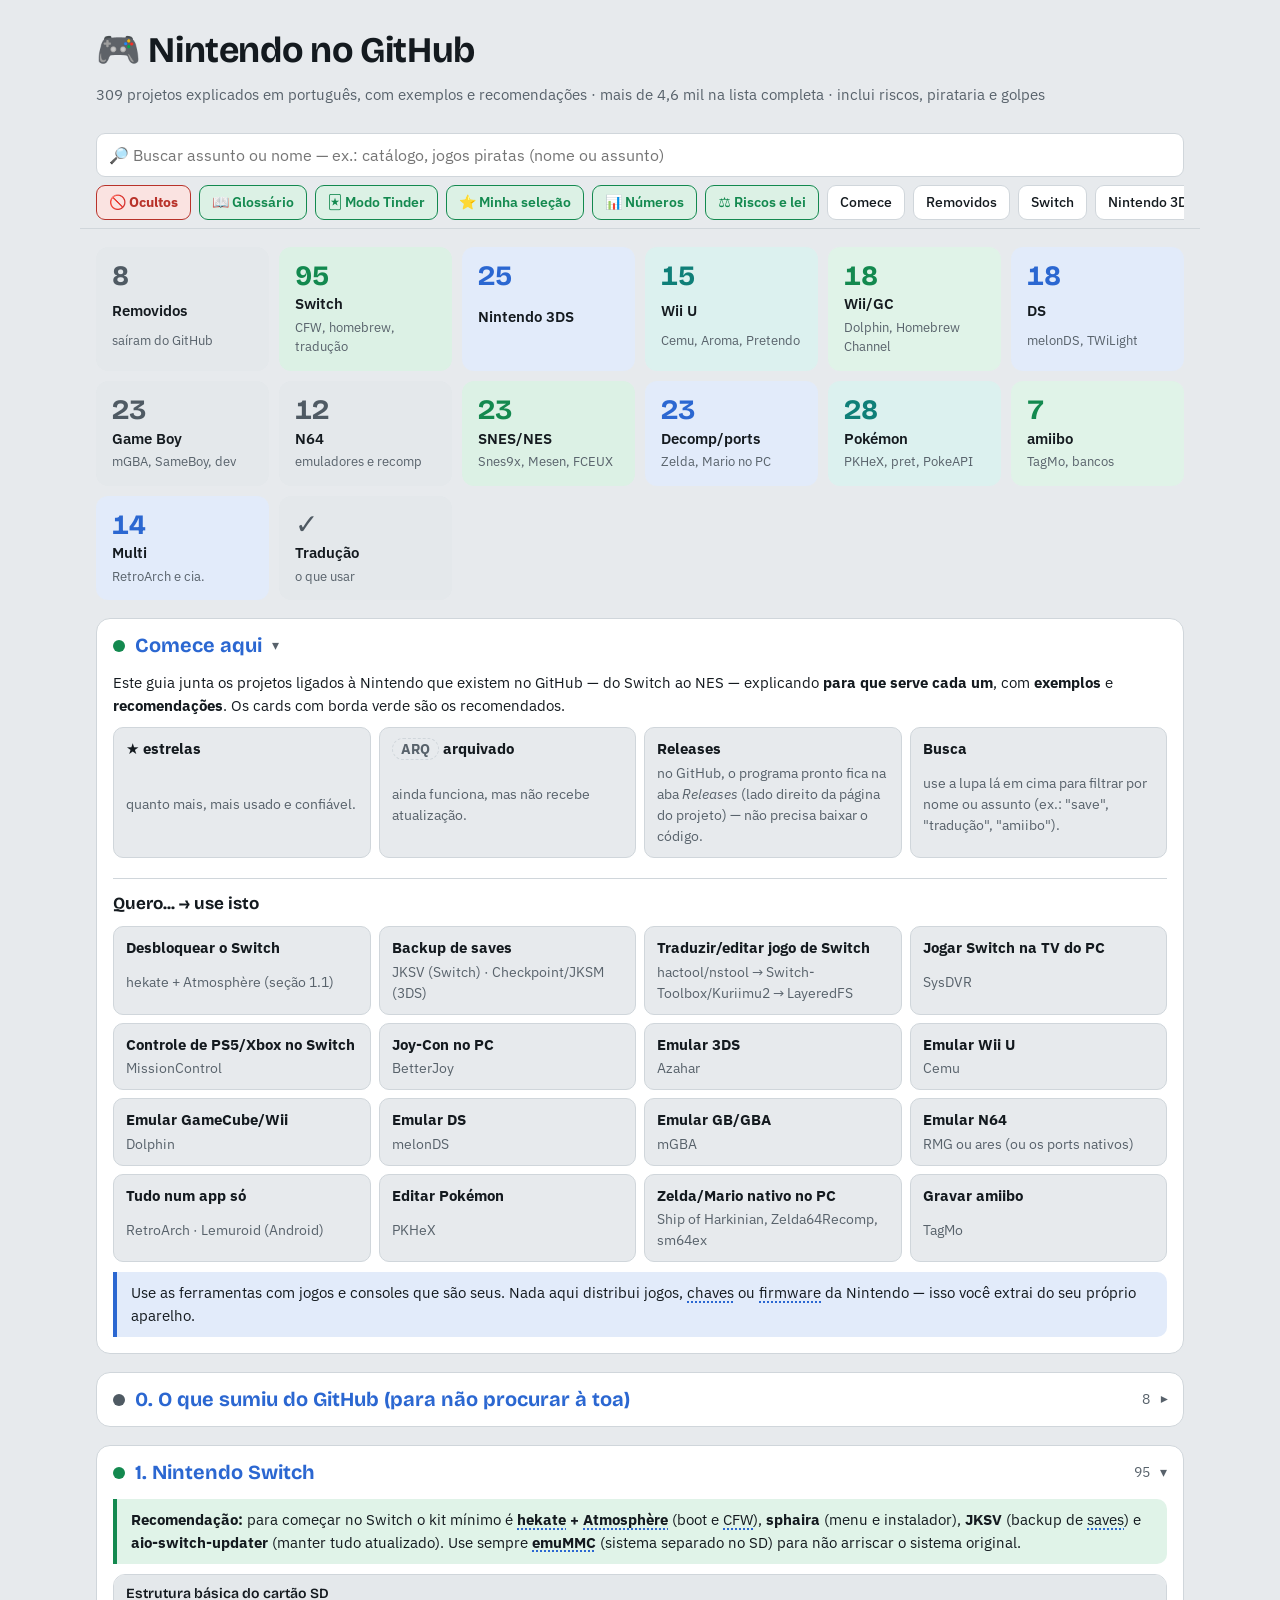
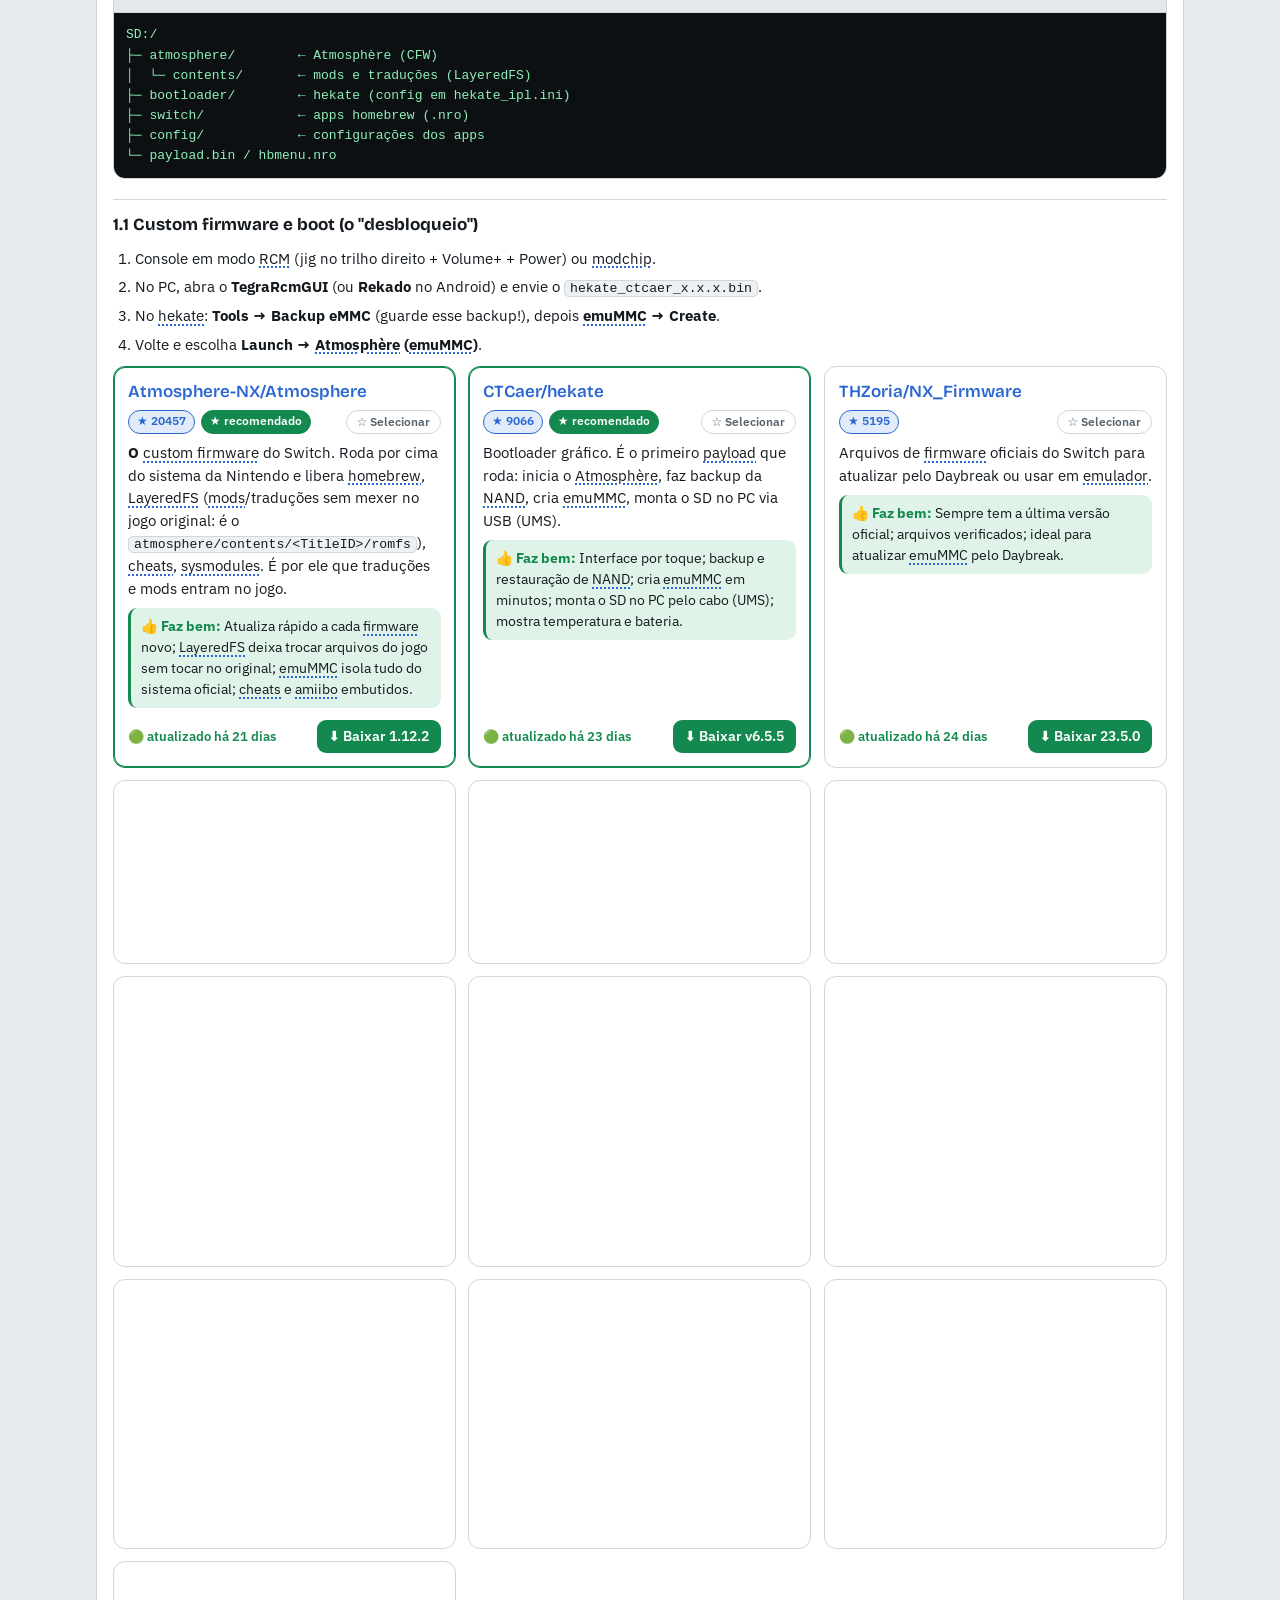
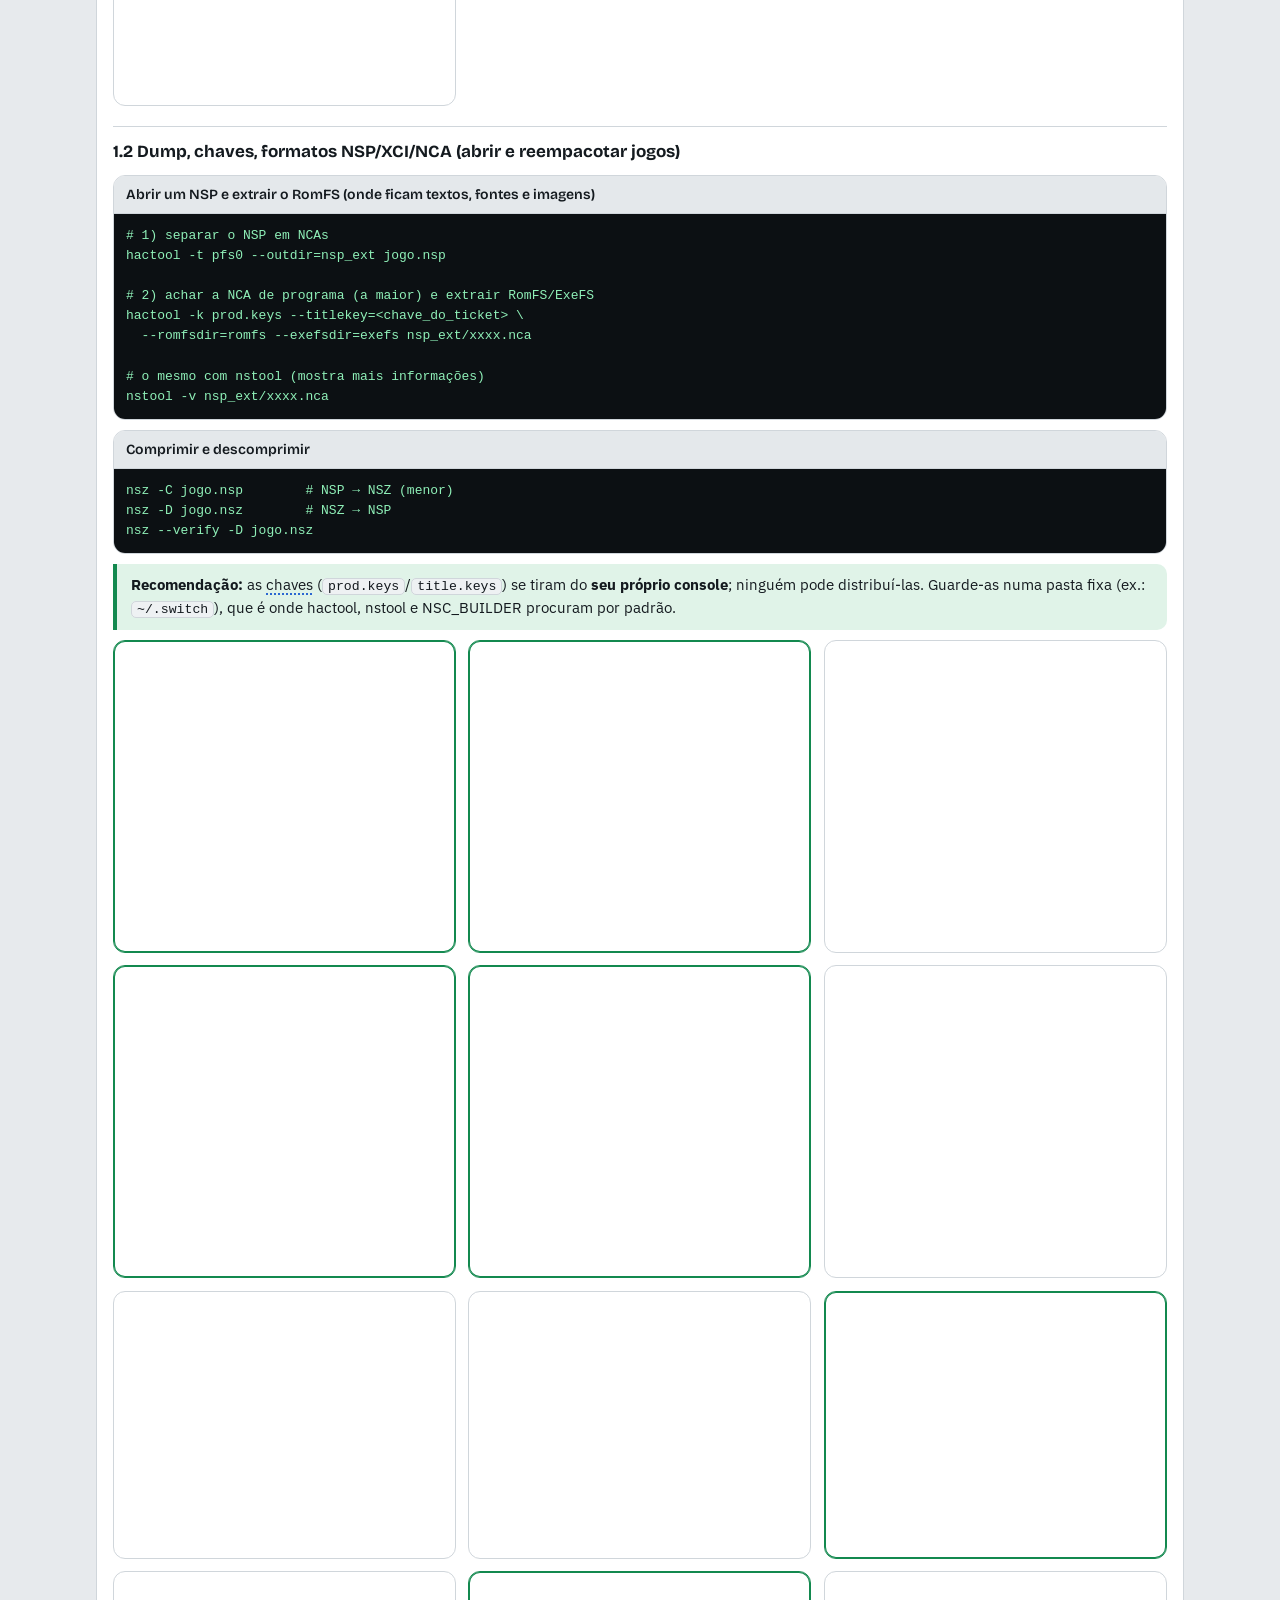
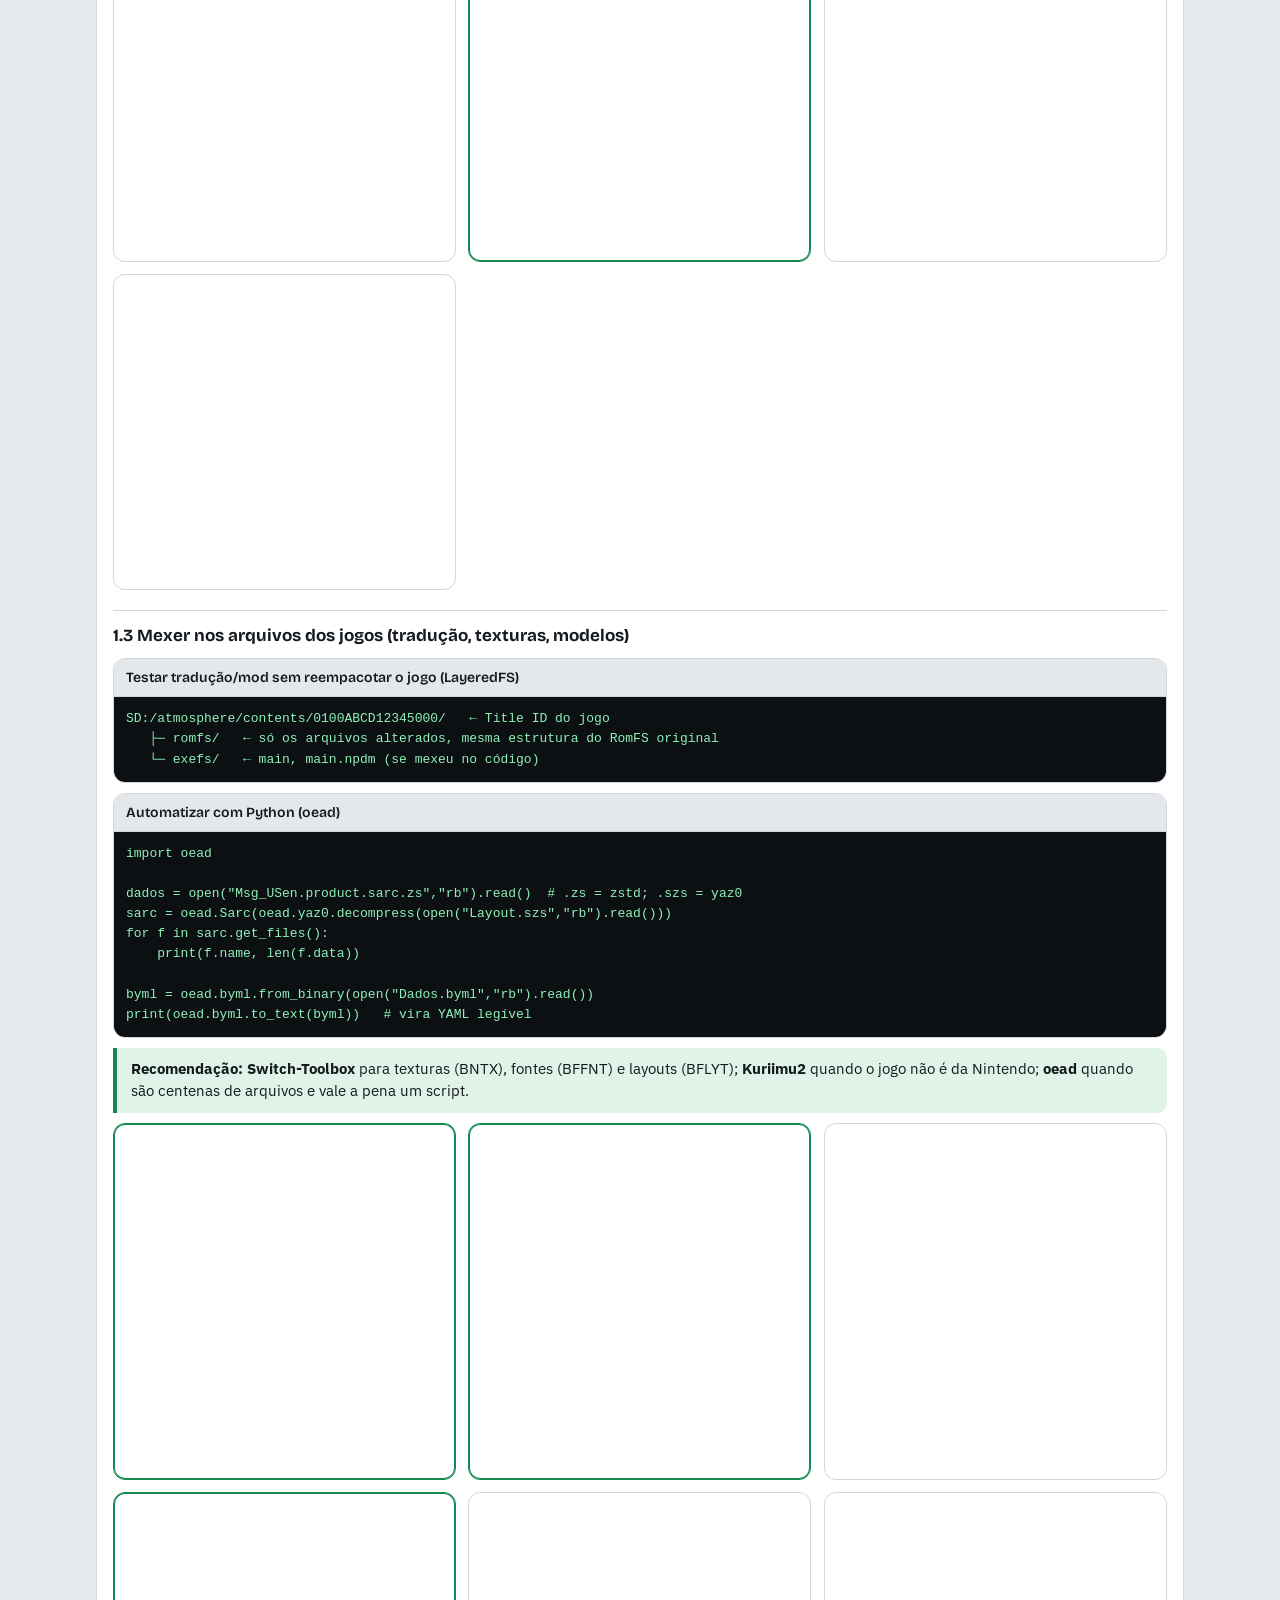
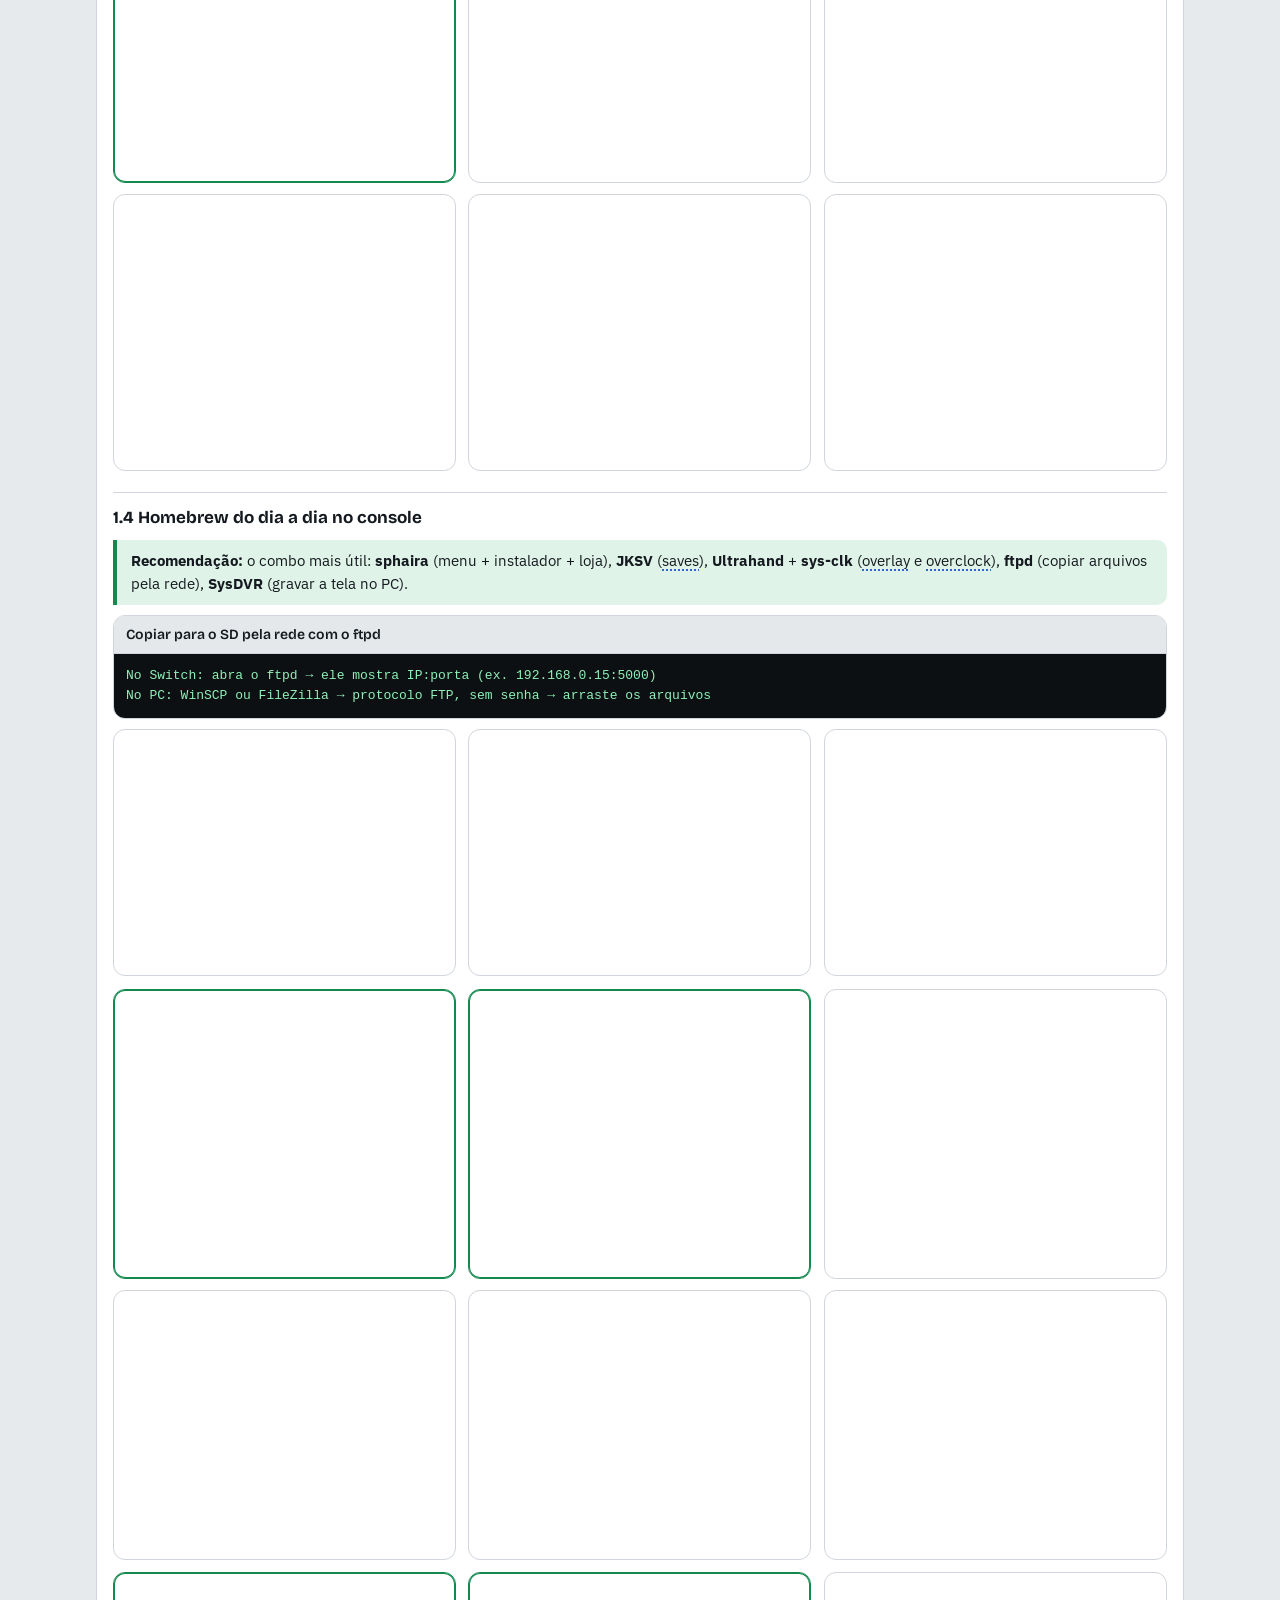
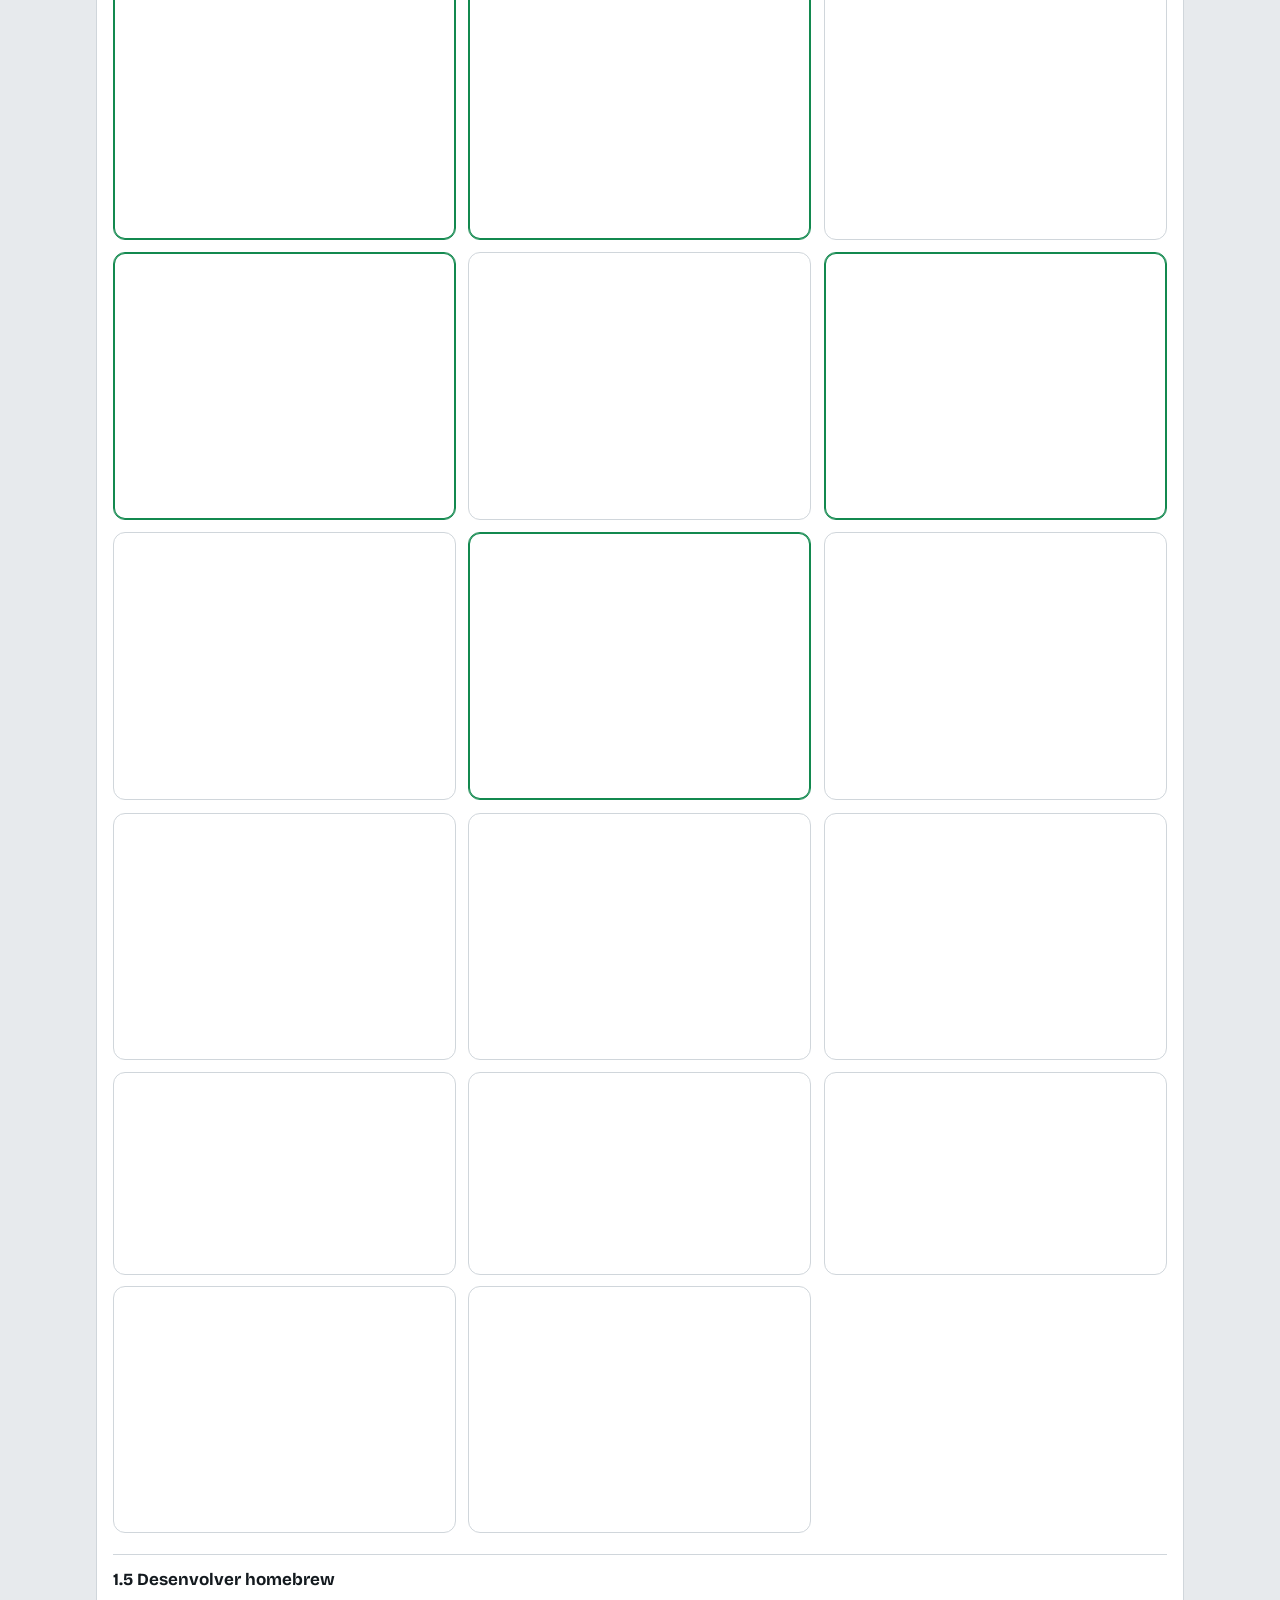
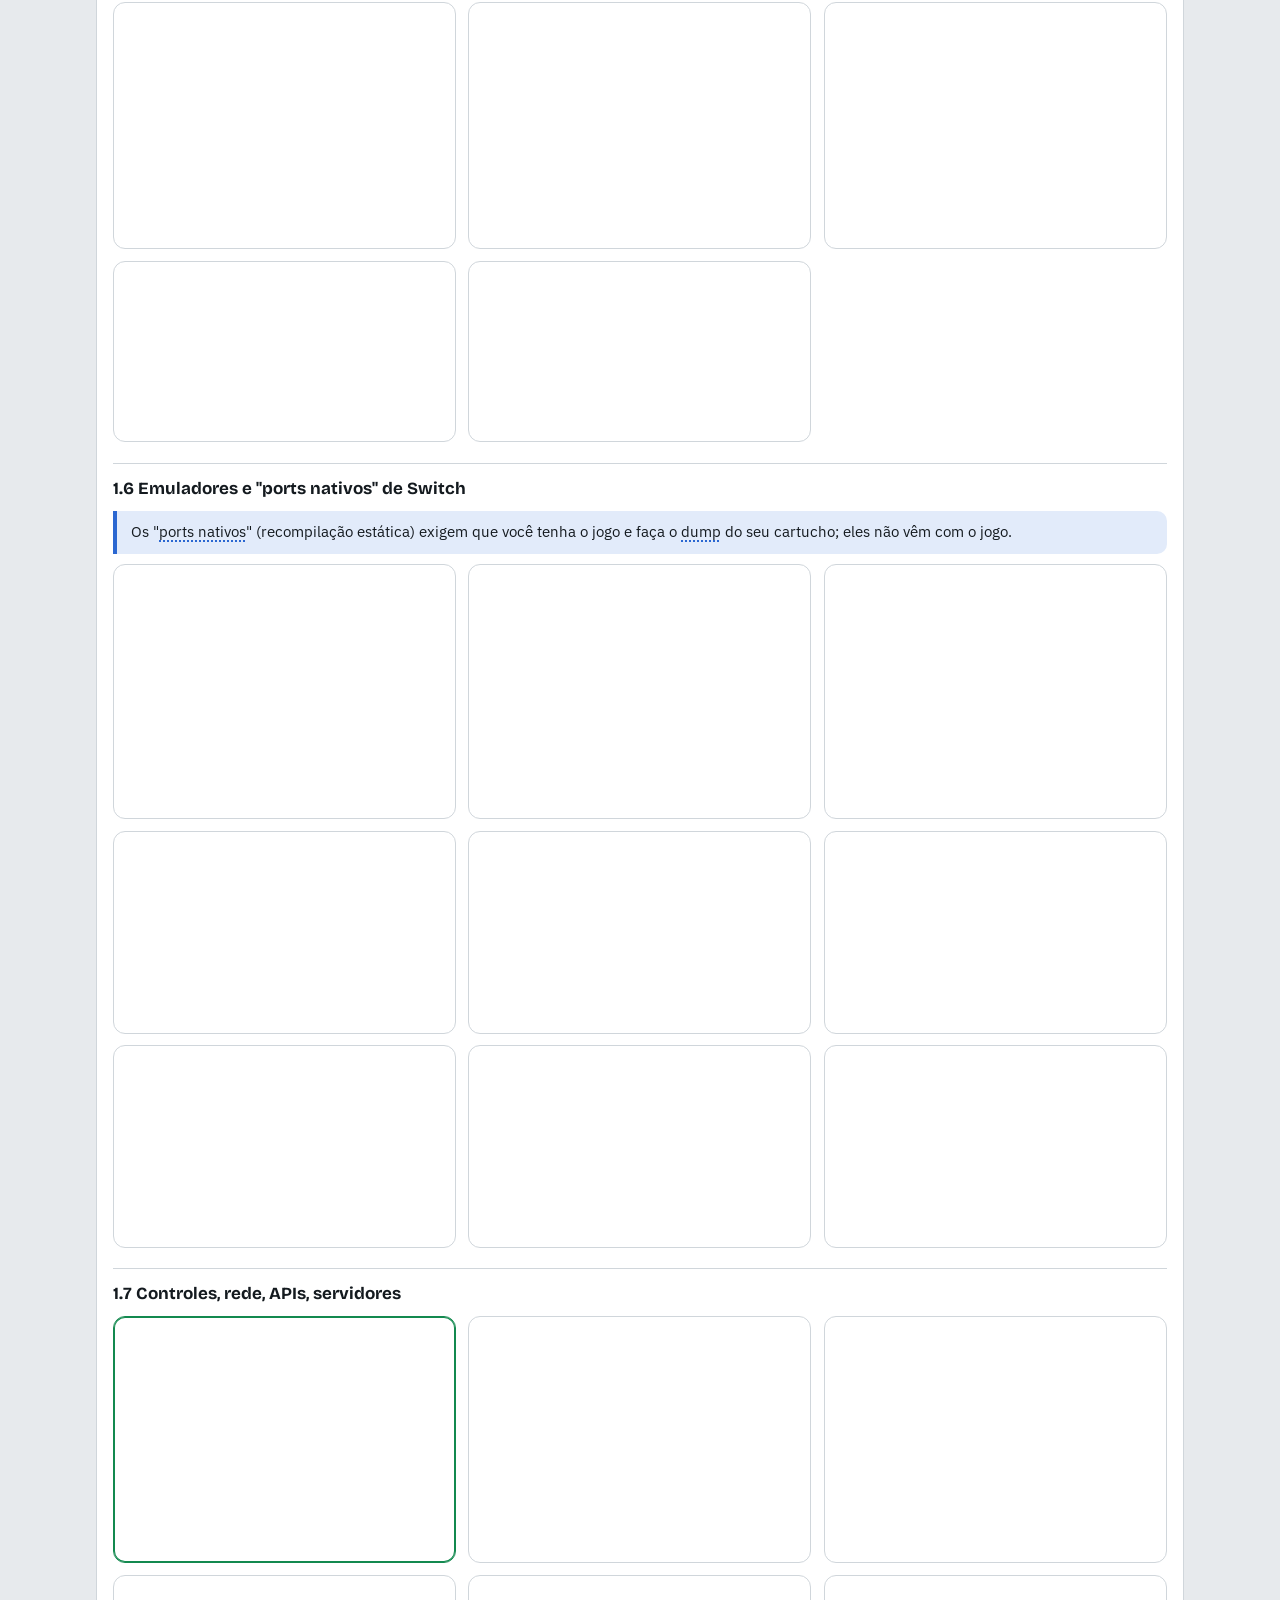
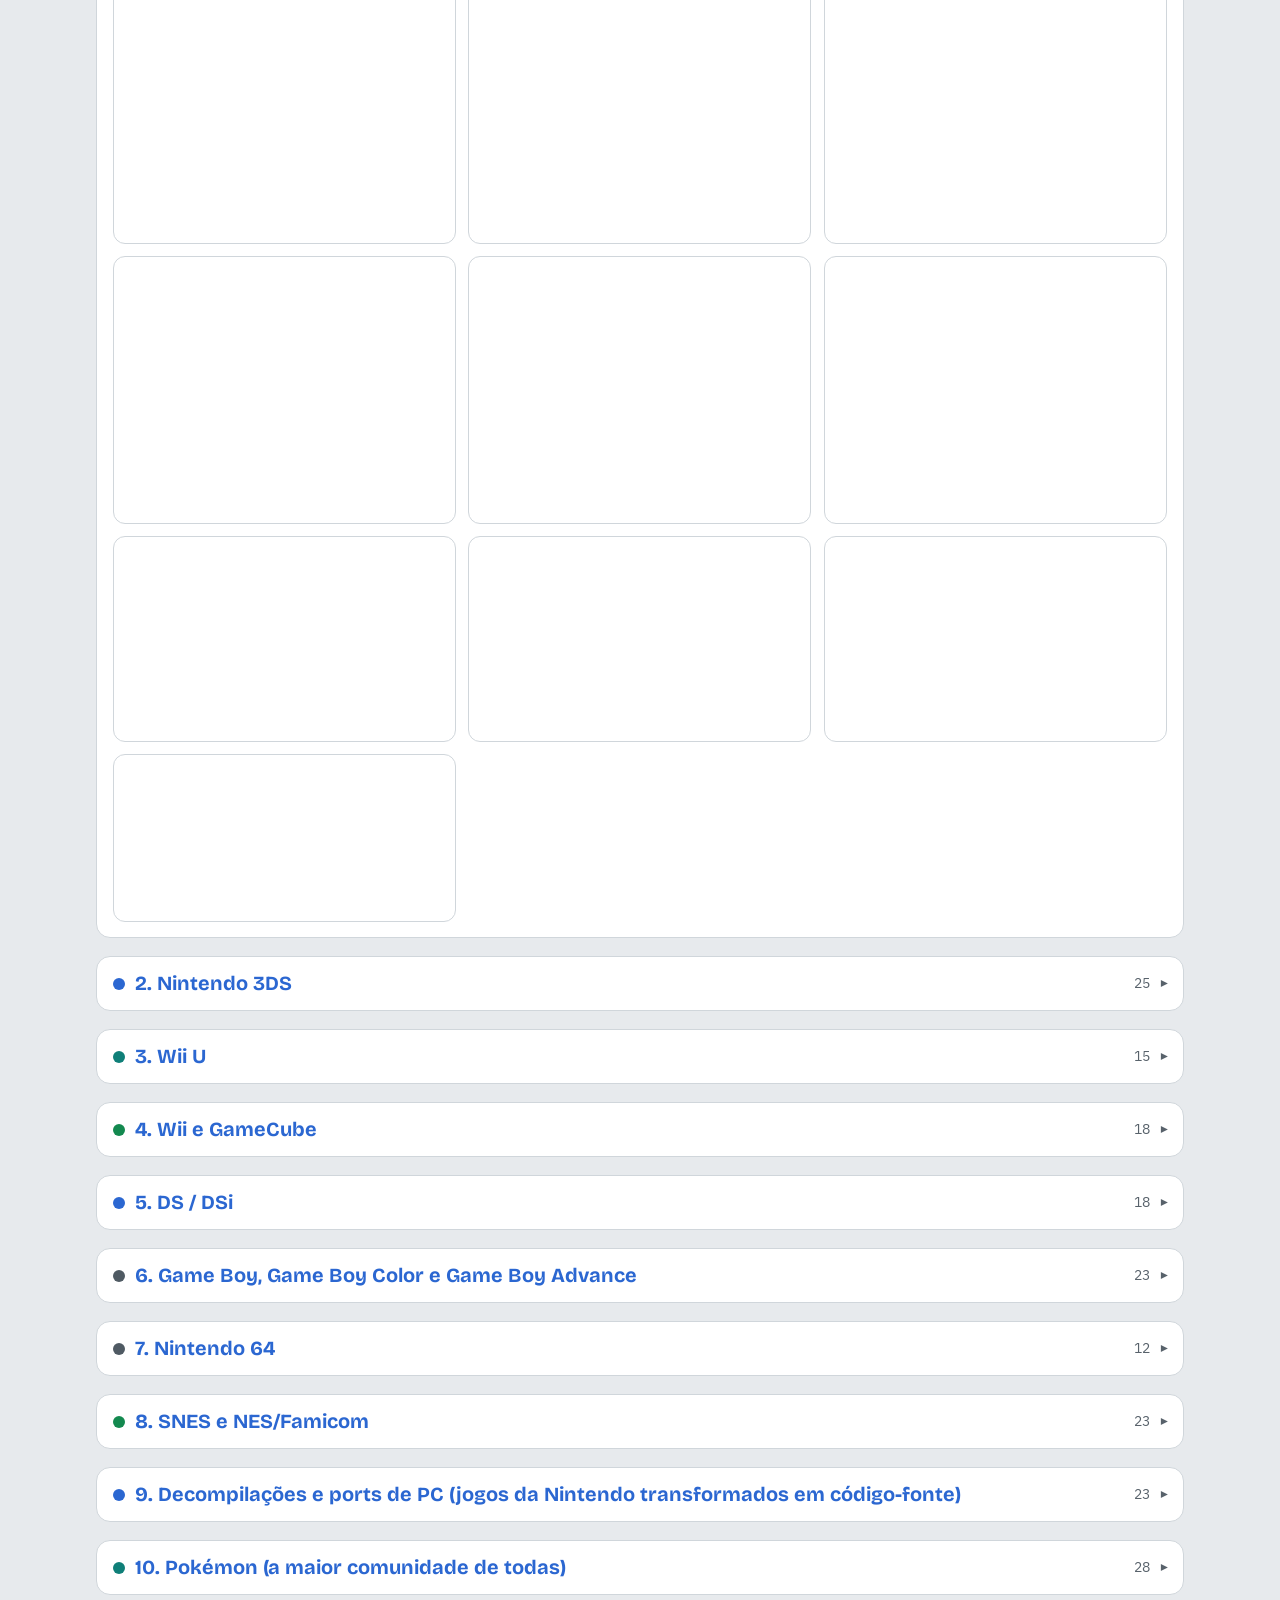
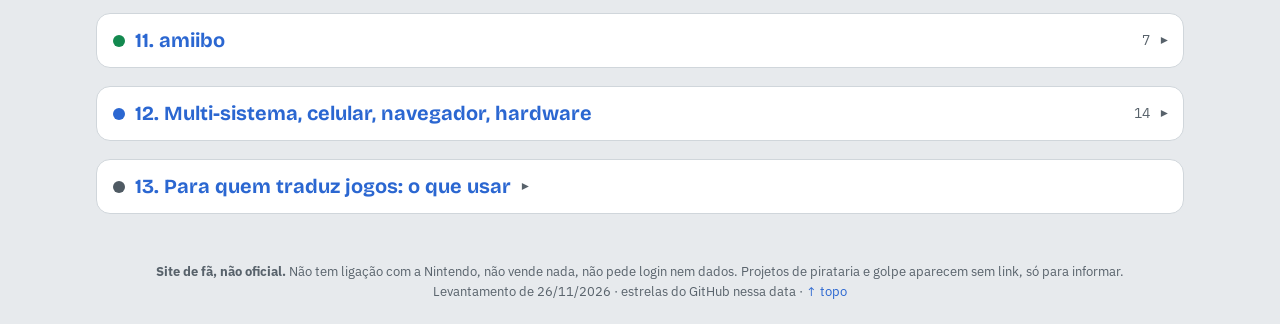
<file: index.html>
<!doctype html><html lang="pt-BR"><head><meta charset="utf-8">
<meta name="viewport" content="width=device-width,initial-scale=1,viewport-fit=cover">
<meta name="theme-color" content="#13894f"><meta name="mobile-web-app-capable" content="yes">
<link rel="preconnect" href="https://fonts.googleapis.com"><link rel="preconnect" href="https://fonts.gstatic.com" crossorigin>
<link href="https://fonts.googleapis.com/css2?family=Bricolage+Grotesque:opsz,wght@12..96,600;12..96,700&family=IBM+Plex+Sans:wght@400;500;600&display=swap" rel="stylesheet">
<title>Nintendo no GitHub — guia explicado</title><style>:root{--bg:#e7eaed;--surface:#fff;--ink:#141a1f;--muted:#58626b;--line:#d0d6db;--accent:#13894f;--accent-ink:#fff;--accent-soft:#dcf1e5;--pt:#13894f;--pt-bg:#e0f3e8;--blue:#2b67d1;--blue-bg:#e2ebfa;--gray:#4f5a63;--gray-bg:#e4e8eb;--pronta:#0f7f78;--pronta-bg:#dcf1ef;--veto:#b8322a;--veto-bg:#fae3e1;--sua:#2b67d1;--sua-bg:#e2ebfa;--star:#2b67d1;--star-bg:#e2ebfa;--cod:#eef1f3;--term:#0c1013;--term-ink:#8ff0b8;
--font-display:"Bricolage Grotesque","Segoe UI",system-ui,sans-serif;--font-body:"IBM Plex Sans","Segoe UI",system-ui,-apple-system,sans-serif;color-scheme:light}
@media (prefers-color-scheme:dark){:root{--bg:#0f1316;--surface:#171c21;--ink:#e2e8ed;--muted:#8d98a2;--line:#29313a;--accent:#38d98a;--accent-ink:#0b0f12;--accent-soft:#11281c;--pt:#38d98a;--pt-bg:#0f2619;--blue:#5ea4ff;--blue-bg:#122238;--gray:#a3adb6;--gray-bg:#20262c;--pronta:#3fd0c4;--pronta-bg:#0e2a28;--veto:#ff7d72;--veto-bg:#3b1714;--sua:#5ea4ff;--sua-bg:#122238;--star:#5ea4ff;--star-bg:#122238;--cod:#1d2329;--term:#080b0d;--term-ink:#5ff59e;color-scheme:dark}}
*{box-sizing:border-box}
html{-webkit-text-size-adjust:100%;scroll-padding-top:70px}
body{margin:0;background:var(--bg);color:var(--ink);font-family:var(--font-body);font-size:15px;line-height:1.5}
a{color:var(--blue);text-decoration:none;word-break:break-word}
h1,h2,h3{font-family:var(--font-display);text-wrap:balance;margin:0}
h1{font-size:clamp(26px,4vw,36px);font-weight:700;letter-spacing:-.01em}
.wrap{max-width:1120px;margin:0 auto;padding:24px 16px 48px;display:grid;gap:18px}
.sub{margin:6px 0 0;color:var(--muted)}
.resumo{margin:10px 0 0;font-size:17px;max-width:70ch}
/* barra fixa: busca + atalhos */
.pular{position:sticky;top:0;z-index:4;margin:0 -16px;padding:8px 16px;background:var(--bg);background:color-mix(in srgb,var(--bg) 94%,transparent);-webkit-backdrop-filter:blur(6px);backdrop-filter:blur(6px);border-bottom:1px solid var(--line);display:grid;gap:8px;padding-top:calc(8px + env(safe-area-inset-top))}
#q{width:100%;font:inherit;font-size:16px;color:var(--ink);background:var(--surface);border:1px solid var(--line);border-radius:9px;padding:9px 12px}
#q:focus{outline:2px solid var(--accent);border-color:var(--accent)}
.pular-trilho{display:flex;gap:8px;overflow-x:auto;scrollbar-width:none;overscroll-behavior-x:contain}
.pular-trilho::-webkit-scrollbar{display:none}
.pular-trilho a,.filtros button{flex:none;font:inherit;font-weight:500;font-size:14px;border:1px solid var(--line);background:var(--surface);color:var(--ink);border-radius:9px;padding:6px 12px;white-space:nowrap;cursor:pointer}
.pular-trilho a.lc{border-color:var(--accent);color:var(--accent);font-weight:600}
/* blocos de contagem (como os de status da estante) */
.tiles{display:grid;grid-template-columns:repeat(auto-fill,minmax(150px,1fr));gap:10px}
@media (max-width:420px){.tiles{grid-template-columns:1fr 1fr}}
.tile{display:grid;gap:2px;text-align:left;color:var(--ink);background:var(--cbg);border:2px solid transparent;border-radius:12px;padding:12px 14px}
.tile:active{border-color:var(--c)}
.tile .num{font-family:var(--font-display);font-size:28px;font-weight:700;color:var(--c);line-height:1.1;font-variant-numeric:tabular-nums}
.tile .lbl{font-weight:600}
.tile .dsc{font-size:13px;color:var(--muted)}
.c0{--c:var(--gray);--cbg:var(--gray-bg)}.c1{--c:var(--accent);--cbg:var(--accent-soft)}.c2{--c:var(--blue);--cbg:var(--blue-bg)}
.c3{--c:var(--pronta);--cbg:var(--pronta-bg)}.c4{--c:var(--pt);--cbg:var(--pt-bg)}.c5{--c:var(--blue);--cbg:var(--blue-bg)}.c6{--c:var(--gray);--cbg:var(--gray-bg)}
/* painéis / seções */
.panel,.sec{background:var(--surface);border:1px solid var(--line);border-radius:14px}
.panel{padding:16px 18px;display:grid;gap:12px}
.panel h2{font-size:21px;font-weight:700}
.sec{scroll-margin-top:110px}
.sec summary{list-style:none;cursor:pointer;padding:14px 16px;display:flex;align-items:center;gap:10px;-webkit-tap-highlight-color:transparent}
.sec summary::-webkit-details-marker{display:none}
.sec summary .dot{flex:none;width:12px;height:12px;border-radius:50%;background:var(--c)}
.sec summary h2{font-size:20px;font-weight:700;line-height:1.25}
.sec summary .count{margin-left:auto;flex:none;color:var(--muted);font-variant-numeric:tabular-nums;font-size:14px}
.sec summary::after{content:"▾";flex:none;color:var(--muted);transition:transform .2s}
.sec:not([open]) summary::after{transform:rotate(-90deg)}
.in{padding:0 16px 16px;display:grid;gap:10px}
.in>h3{font-size:17px;font-weight:700;margin-top:10px;padding-top:12px;border-top:1px solid var(--line)}
p{margin:0}
/* cards */
.cards{display:grid;grid-template-columns:repeat(auto-fill,minmax(270px,1fr));gap:12px}
@media (max-width:560px){.cards{grid-template-columns:1fr}}
.card{background:var(--surface);border:1px solid var(--line);border-radius:12px;padding:14px;display:flex;flex-direction:column;gap:8px;content-visibility:auto;contain-intrinsic-size:auto 140px}
.card.r{border-color:var(--pt);box-shadow:inset 0 0 0 1px var(--pt)}
.card.morto{border-style:dashed}
.card p{font-size:15px}
.ct{font-family:var(--font-display);font-size:17px;font-weight:600;line-height:1.25;word-break:break-word}
.bs{display:flex;flex-wrap:wrap;gap:6px}
.b{font-size:12px;padding:1px 8px;border-radius:999px;border:1px solid var(--line);color:var(--muted);white-space:nowrap}
.st{border-color:var(--star);color:var(--star);background:var(--star-bg);font-weight:600}
.arq{border-style:dashed}
.rec-b{border-color:var(--pt);background:var(--pt);color:#fff;font-weight:600}
@media (prefers-color-scheme:dark){.rec-b{color:#0d1219}}
.gr{border-color:var(--accent);color:var(--accent)}
code{background:var(--cod);border:1px solid var(--line);border-radius:5px;padding:0 5px;font-size:.88em;word-break:break-word}
/* blocos de ajuda */
.rec{margin:0;padding:10px 14px;border-left:4px solid var(--pt);background:var(--pt-bg);border-radius:0 10px 10px 0}
.nota{margin:0;padding:10px 14px;border-left:4px solid var(--sua);background:var(--sua-bg);border-radius:0 10px 10px 0}
.ex{border-radius:12px;overflow:hidden;border:1px solid var(--line)}
.ex-t{background:var(--gray-bg);color:var(--ink);font-family:var(--font-display);font-size:14px;font-weight:600;padding:8px 12px;border-bottom:1px solid var(--line)}
.ex pre{margin:0;padding:12px;overflow-x:auto;background:var(--term);color:var(--term-ink);font-family:ui-monospace,"Cascadia Mono",Consolas,monospace;font-size:13px;line-height:1.55}
.ex code{background:none;border:0;padding:0;font-size:inherit;word-break:normal;white-space:pre}
.passos{margin:0;padding-left:22px;display:grid;gap:6px}
.dicas,.quero{display:grid;grid-template-columns:repeat(auto-fill,minmax(240px,1fr));gap:8px}
.dicas div,.quero div{background:var(--bg);border:1px solid var(--line);border-radius:10px;padding:10px 12px;display:grid;gap:2px}
.dicas span,.quero span{color:var(--muted);font-size:14px}
/* lista completa */
.filtros{display:flex;gap:8px;overflow-x:auto;scrollbar-width:none;padding-bottom:2px}
.filtros::-webkit-scrollbar{display:none}
.filtros button[aria-pressed="true"]{background:var(--accent);color:var(--accent-ink);border-color:var(--accent)}
.mais{display:block;margin:14px auto 4px;font:inherit;font-weight:600;border:1px solid var(--accent);background:var(--accent-soft);color:var(--accent);border-radius:9px;padding:10px 18px;cursor:pointer}
.mais[hidden]{display:none}
#nada{text-align:center;color:var(--muted);padding:30px}
.oculto{display:none!important}
footer{text-align:center;color:var(--muted);font-size:13px;padding:0 16px calc(24px + env(safe-area-inset-bottom))}
.forte{font-size:14px!important;padding:8px 10px;border-radius:9px;background:var(--pt-bg);border-left:3px solid var(--pt)}
.forte b{color:var(--pt)}
h1{color:var(--ink)}h1::first-letter{color:var(--accent)}
.pular-trilho a.lc{background:var(--accent-soft)}
.wrap{grid-template-columns:minmax(0,1fr)}
.wrap>*,.in>*,.panel>*,.cards>*,.t-corpo>*{min-width:0}
html,body{overflow-x:hidden}
.meta{display:flex;flex-wrap:wrap;align-items:center;gap:6px 10px;margin-top:auto;padding-top:4px}
.quando{font-size:13px;color:var(--muted)}
.quando.q-viva{color:var(--pt);font-weight:600}
.baixar{margin-left:auto;font-size:14px;font-weight:600;color:#fff;background:var(--pt);border-radius:9px;padding:6px 12px;white-space:nowrap}
@media (prefers-color-scheme:dark){.baixar{color:#0b0f12}}
.filtros small{opacity:.7;font-size:12px}
.filtros.ordem{align-items:center}
.filtros.ordem span{flex:none;font-size:13px;color:var(--muted)}
.btn{font:inherit;font-size:14px;font-weight:500;border:1px solid var(--line);background:var(--surface);color:var(--ink);border-radius:9px;padding:8px 12px;cursor:pointer}
.m-acoes{display:flex;flex-wrap:wrap;gap:8px}
.m-perigo{color:var(--veto)}
#m-txt{width:100%;font:inherit;font-size:15px;color:var(--ink);background:var(--surface);border:1px solid var(--line);border-radius:10px;padding:10px 12px;resize:vertical}
#m-txt:focus{outline:2px solid var(--accent);border-color:var(--accent)}
.m-en{color:var(--muted);font-size:13px}
.panel h2{font-size:20px}
.card.ocu-card{border-style:dashed;background:var(--gray-bg)}
.card.ocu-card.perigo{border-color:var(--veto);border-style:solid;background:var(--veto-bg)}
.ocu-b{border-color:var(--gray);color:var(--gray);font-weight:600}
.semlink{color:var(--ink);text-decoration:line-through dotted;text-decoration-thickness:1px}
.ocu-m{font-size:14px!important}
.risco{font-size:14px!important;padding:8px 10px;border-radius:9px;background:var(--veto-bg);border-left:3px solid var(--veto)}
.risco b{color:var(--veto)}
.barras{display:grid;gap:6px}
.br{display:grid;grid-template-columns:minmax(80px,32%) 1fr auto;align-items:center;gap:8px;font-size:14px;padding:2px 0;cursor:default}
.br-n{white-space:nowrap;overflow:hidden;text-overflow:ellipsis}
.br-t{display:block;height:14px;background:var(--gray-bg);border-radius:4px;overflow:hidden}
.br-b{display:block;height:100%;background:var(--accent);border-radius:0 4px 4px 0}
.br:hover .br-b,.br:active .br-b{filter:brightness(1.15)}
.br:hover .br-n{font-weight:600}
.br-v{font-variant-numeric:tabular-nums;font-weight:600;min-width:3.5em;text-align:right}
.tab{overflow-x:auto;border:1px solid var(--line);border-radius:10px}
.tab table{border-collapse:collapse;width:100%;font-size:14px}
.tab th{text-align:left;background:var(--gray-bg);font-weight:600;padding:8px 10px;white-space:nowrap}
.tab td{padding:8px 10px;border-top:1px solid var(--line);vertical-align:top}
.tab td:nth-child(3){font-variant-numeric:tabular-nums;white-space:nowrap}
.lei{display:grid;gap:10px}
.lei>div{border:1px solid var(--line);border-left:4px solid var(--veto);border-radius:10px;padding:10px 12px;background:var(--surface)}
.lei h3{font-size:16px;margin-bottom:4px}
.lei .pena{font-size:13px;color:var(--muted)}
.difs{display:grid;grid-template-columns:repeat(auto-fill,minmax(250px,1fr));gap:10px}
.dif{border:1px solid var(--line);border-top:5px solid var(--c);border-radius:12px;padding:12px 14px;display:grid;gap:6px;align-content:start;background:var(--surface)}
.dif p{font-size:14px}
.dif-t{display:flex;align-items:center;gap:8px;flex-wrap:wrap}
.dif-t h3{font-size:18px;color:var(--c)}
.dif-i{font-size:24px}
.dif-n{margin-left:auto;font-size:12px;font-weight:700;color:var(--c);border:1px solid var(--c);border-radius:999px;padding:1px 8px}
.d-pir{--c:var(--veto)}.d-gol{--c:var(--sua)}.d-mal{--c:var(--rom,#b4245f)}.d-ok{--c:var(--pt)}
:root{--rom:#b4245f}@media (prefers-color-scheme:dark){:root{--rom:#ff8fbf}}
.d-gol{--c:#b26b00}@media (prefers-color-scheme:dark){.d-gol{--c:#f2aa3f}}
.susp-b{border-color:#b26b00;color:#b26b00;font-weight:600}
@media (prefers-color-scheme:dark){.susp-b{border-color:#f2aa3f;color:#f2aa3f}}
.ids{display:flex;flex-wrap:wrap;gap:4px;font-size:12px;margin-top:6px}
details summary{cursor:pointer;color:var(--blue);font-size:14px}
.tp-pir{--tc:var(--veto)}.tp-gol{--tc:#b26b00}.tp-mal{--tc:var(--rom)}
@media (prefers-color-scheme:dark){.tp-gol{--tc:#f2aa3f}}
.b.tp-pir,.b.tp-gol,.b.tp-mal{border-color:var(--tc);background:var(--tc);color:#fff;font-weight:700}
@media (prefers-color-scheme:dark){.b.tp-pir,.b.tp-gol,.b.tp-mal{color:#0b0f12}}
.como{font-size:14px!important;padding:8px 10px;border-radius:9px;border-left:3px solid var(--tc,var(--line));background:var(--surface)}
.como b{color:var(--tc,var(--ink))}
h3.tp-h{color:var(--tc);font-size:19px;border-top:2px solid var(--tc);padding-top:12px;margin-top:14px}
@media (max-width:560px){
 .tab{border:0}
 .tab table,.tab tbody,.tab tr,.tab td{display:block;width:100%}
 .tab thead{display:none}
 .tab tr{border:1px solid var(--line);border-radius:10px;padding:10px 12px;margin-bottom:8px;background:var(--surface)}
 .tab td{border:0;padding:2px 0}
 .tab td:nth-child(1){display:inline-block;width:auto;margin-right:6px;font-weight:700;color:var(--muted)}
 .tab td:nth-child(1)::after{content:"."}
 .tab td:nth-child(2){display:inline;width:auto;font-weight:600;word-break:break-word}
 .tab td:nth-child(3){display:inline-block;width:auto;margin-left:8px;color:var(--star);font-weight:600}
 .tab td:nth-child(4){font-size:13px;color:var(--muted)}
}
.pular-trilho a.ocu-nav{background:var(--veto-bg);border-color:var(--veto);color:var(--veto);font-weight:700}
a.tile{text-decoration:none}
a.tile:active,a.tile:hover{border-color:var(--c)}
#faixa-ocu{margin:0 0 12px;padding:10px 14px;border-radius:10px;background:var(--veto-bg);border-left:4px solid var(--veto);font-size:14px}
#faixa-ocu[hidden]{display:none}
#faixa-ocu b{color:var(--veto)}
#faixa-ocu button{font:inherit;font-size:13px;font-weight:600;border:1px solid var(--line);background:var(--surface);color:var(--ink);border-radius:9px;padding:4px 10px;margin-top:6px;cursor:pointer}
.lg-b{border-color:var(--blue);color:var(--blue)}
#tema,#busca-topo{display:grid;gap:8px;margin:0 0 10px}
#tema[hidden],#busca-topo[hidden],#contagem[hidden]{display:none}
.tema{border:1px solid var(--line);border-left:5px solid var(--blue);border-radius:12px;padding:12px 14px;background:var(--surface)}
.tema h3{font-size:18px;margin:0 0 4px}
.tema p{font-size:15px;line-height:1.55}
#contagem{margin:0 0 10px;font-size:14px;color:var(--muted)}
.busca-link{margin:0;font-size:14px}
.simples{font-size:16px!important;line-height:1.55;padding:10px 12px;border-radius:10px;background:var(--blue-bg);border-left:4px solid var(--blue)}
.simples b{color:var(--blue)}
.tec{font-size:14px!important;color:var(--muted)}
.tec b{color:var(--ink)}
</style></head><body>
<div class="wrap">
<header><h1>🎮 Nintendo no GitHub</h1><p class="sub">309 projetos explicados em português, com exemplos e recomendações · mais de 4,6 mil na lista completa · inclui riscos, pirataria e golpes</p></header>
<div class="pular"><input id="q" type="search" placeholder="🔎 Buscar assunto ou nome — ex.: catálogo, jogos piratas (nome ou assunto)" autocomplete="off" aria-label="Buscar"><div class="pular-trilho"><a href="lista.html#ocultos" class="ocu-nav">🚫 Ocultos</a><a href="glossario.html" class="lc">📖 Glossário</a><a href="#tinder" id="t-abrir" class="lc">🃏 Modo Tinder</a><a href="minha.html" class="lc">⭐ Minha seleção</a><a href="numeros.html" class="lc">📊 Números</a><a href="riscos.html" class="lc">⚖️ Riscos e lei</a><a href="#comece">Comece</a><a href="#s0">Removidos</a><a href="#s1">Switch</a><a href="#s2">Nintendo 3DS</a><a href="#s3">Wii U</a><a href="#s4">Wii/GC</a><a href="#s5">DS</a><a href="#s6">Game Boy</a><a href="#s7">N64</a><a href="#s8">SNES/NES</a><a href="#s9">Decomp/ports</a><a href="#s10">Pokémon</a><a href="#s11">amiibo</a><a href="#s12">Multi</a><a href="#s13">Tradução</a><a href="lista.html" class="lc">Lista completa →</a></div></div>
<div class="tiles"><a class="tile c0" href="#s0"><span class="num">8</span><span class="lbl">Removidos</span><span class="dsc">saíram do GitHub</span></a><a class="tile c1" href="#s1"><span class="num">95</span><span class="lbl">Switch</span><span class="dsc">CFW, homebrew, tradução</span></a><a class="tile c2" href="#s2"><span class="num">25</span><span class="lbl">Nintendo 3DS</span><span class="dsc"></span></a><a class="tile c3" href="#s3"><span class="num">15</span><span class="lbl">Wii U</span><span class="dsc">Cemu, Aroma, Pretendo</span></a><a class="tile c4" href="#s4"><span class="num">18</span><span class="lbl">Wii/GC</span><span class="dsc">Dolphin, Homebrew Channel</span></a><a class="tile c5" href="#s5"><span class="num">18</span><span class="lbl">DS</span><span class="dsc">melonDS, TWiLight</span></a><a class="tile c6" href="#s6"><span class="num">23</span><span class="lbl">Game Boy</span><span class="dsc">mGBA, SameBoy, dev</span></a><a class="tile c0" href="#s7"><span class="num">12</span><span class="lbl">N64</span><span class="dsc">emuladores e recomp</span></a><a class="tile c1" href="#s8"><span class="num">23</span><span class="lbl">SNES/NES</span><span class="dsc">Snes9x, Mesen, FCEUX</span></a><a class="tile c2" href="#s9"><span class="num">23</span><span class="lbl">Decomp/ports</span><span class="dsc">Zelda, Mario no PC</span></a><a class="tile c3" href="#s10"><span class="num">28</span><span class="lbl">Pokémon</span><span class="dsc">PKHeX, pret, PokeAPI</span></a><a class="tile c4" href="#s11"><span class="num">7</span><span class="lbl">amiibo</span><span class="dsc">TagMo, bancos</span></a><a class="tile c5" href="#s12"><span class="num">14</span><span class="lbl">Multi</span><span class="dsc">RetroArch e cia.</span></a><a class="tile c6" href="#s13"><span class="num">✓</span><span class="lbl">Tradução</span><span class="dsc">o que usar</span></a></div><details class="sec" id="comece" open data-g=""><summary><span class="dot" style="--c:var(--accent)"></span><h2>Comece aqui</h2></summary><div class="in">
<p>Este guia junta os projetos ligados à Nintendo que existem no GitHub — do Switch ao NES — explicando <b>para que serve cada um</b>, com <b>exemplos</b> e <b>recomendações</b>. Os cards com borda verde são os recomendados.</p>
<div class="dicas">
 <div><b>★ estrelas</b><span>quanto mais, mais usado e confiável.</span></div>
 <div><b><span class="b arq">ARQ</span> arquivado</b><span>ainda funciona, mas não recebe atualização.</span></div>
 <div><b>Releases</b><span>no GitHub, o programa pronto fica na aba <i>Releases</i> (lado direito da página do projeto) — não precisa baixar o código.</span></div>
 <div><b>Busca</b><span>use a lupa lá em cima para filtrar por nome ou assunto (ex.: "save", "tradução", "amiibo").</span></div>
</div>
<h3>Quero... → use isto</h3>
<div class="quero">
 <div><b>Desbloquear o Switch</b><span>hekate + Atmosphère (seção 1.1)</span></div>
 <div><b>Backup de saves</b><span>JKSV (Switch) · Checkpoint/JKSM (3DS)</span></div>
 <div><b>Traduzir/editar jogo de Switch</b><span>hactool/nstool → Switch-Toolbox/Kuriimu2 → LayeredFS</span></div>
 <div><b>Jogar Switch na TV do PC</b><span>SysDVR</span></div>
 <div><b>Controle de PS5/Xbox no Switch</b><span>MissionControl</span></div>
 <div><b>Joy-Con no PC</b><span>BetterJoy</span></div>
 <div><b>Emular 3DS</b><span>Azahar</span></div>
 <div><b>Emular Wii U</b><span>Cemu</span></div>
 <div><b>Emular GameCube/Wii</b><span>Dolphin</span></div>
 <div><b>Emular DS</b><span>melonDS</span></div>
 <div><b>Emular GB/GBA</b><span>mGBA</span></div>
 <div><b>Emular N64</b><span>RMG ou ares (ou os ports nativos)</span></div>
 <div><b>Tudo num app só</b><span>RetroArch · Lemuroid (Android)</span></div>
 <div><b>Editar Pokémon</b><span>PKHeX</span></div>
 <div><b>Zelda/Mario nativo no PC</b><span>Ship of Harkinian, Zelda64Recomp, sm64ex</span></div>
 <div><b>Gravar amiibo</b><span>TagMo</span></div>
</div>
<p class="nota">Use as ferramentas com jogos e consoles que são seus. Nada aqui distribui jogos, chaves ou firmware da Nintendo — isso você extrai do seu próprio aparelho.</p>
</div></details><details class="sec c0" id="s0" data-g="Removidos"><summary><span class="dot"></span><h2>0. O que sumiu do GitHub (para não procurar à toa)</h2><span class="count">8</span></summary><div class="in"><p class="nota">Esses projetos foram removidos por pressão da Nintendo. O que continua no GitHub (Atmosphère, hekate, Dolphin, Cemu, Azahar...) segue firme há anos. Sempre baixe da página oficial do projeto (aba <b>Releases</b>), nunca de sites de terceiros com "versão modificada".</p><div class="cards"><div class="card morto" data-s="yuzu-emu/yuzu emulador de switch removido em mar/2024 (acordo com a nintendo)."><div class="ct">yuzu-emu/yuzu</div><p><b>O que era:</b> Emulador de Switch</p><p><b>Situação:</b> Removido em mar/2024 (acordo com a Nintendo).</p></div><div class="card morto" data-s="citra-emu/citra emulador de 3ds removido junto com o yuzu (mesma equipe). sucessor: **azahar** (abaixo)."><div class="ct">citra-emu/citra</div><p><b>O que era:</b> Emulador de 3DS</p><p><b>Situação:</b> Removido junto com o yuzu (mesma equipe). Sucessor: <b>Azahar</b> (abaixo).</p></div><div class="card morto" data-s="ryujinx/ryujinx emulador de switch removido em out/2024. continuação &quot;ryubing&quot; vive fora do github (git.ryujinx.app)."><div class="ct">Ryujinx/Ryujinx</div><p><b>O que era:</b> Emulador de Switch</p><p><b>Situação:</b> Removido em out/2024. Continuação "Ryubing" vive fora do GitHub (git.ryujinx.app).</p></div><div class="card morto" data-s="sudachi, citron, eden forks do yuzu não estão no github; cada um tem servidor git próprio."><div class="ct">Sudachi, Citron, Eden</div><p><b>O que era:</b> Forks do yuzu</p><p><b>Situação:</b> Não estão no GitHub; cada um tem servidor git próprio.</p></div><div class="card morto" data-s="lockpick_rcm extraía as chaves `prod.keys` do switch removido por dmca; circulam cópias."><div class="ct">Lockpick_RCM</div><p><b>O que era:</b> Extraía as chaves <code>prod.keys</code> do Switch</p><p><b>Situação:</b> Removido por DMCA; circulam cópias.</p></div><div class="card morto" data-s="the-4n/hacpack, 4nxci reempacotar nca/nsp, converter xci→nsp contas apagadas; há forks espalhados."><div class="ct">The-4n/hacPack, 4NXCI</div><p><b>O que era:</b> Reempacotar NCA/NSP, converter XCI→NSP</p><p><b>Situação:</b> Contas apagadas; há forks espalhados.</p></div><div class="card morto" data-s="libhac (thealexbarney) biblioteca c# dos formatos do switch (base do hactoolnet e do ryujinx) saiu do github junto com o ryujinx."><div class="ct">LibHac (Thealexbarney)</div><p><b>O que era:</b> Biblioteca C# dos formatos do Switch (base do hactoolnet e do Ryujinx)</p><p><b>Situação:</b> Saiu do GitHub junto com o Ryujinx.</p></div></div><!--c--></div></details><details class="sec c1" id="s1" open data-g="Switch"><summary><span class="dot"></span><h2>1. Nintendo Switch</h2><span class="count">95</span></summary><div class="in"><div class="rec"><b>Recomendação:</b> para começar no Switch o kit mínimo é <b>hekate + Atmosphère</b> (boot e CFW), <b>sphaira</b> (menu e instalador), <b>JKSV</b> (backup de saves) e <b>aio-switch-updater</b> (manter tudo atualizado). Use sempre <b>emuMMC</b> (sistema separado no SD) para não arriscar o sistema original.</div><div class="ex"><div class="ex-t">Estrutura básica do cartão SD</div><pre><code>SD:/
├─ atmosphere/        ← Atmosphère (CFW)
│  └─ contents/       ← mods e traduções (LayeredFS)
├─ bootloader/        ← hekate (config em hekate_ipl.ini)
├─ switch/            ← apps homebrew (.nro)
├─ config/            ← configurações dos apps
└─ payload.bin / hbmenu.nro</code></pre></div><h3>1.1 Custom firmware e boot (o "desbloqueio")</h3><ol class="passos"><li>Console em modo RCM (jig no trilho direito + Volume+ + Power) ou modchip.</li><li>No PC, abra o <b>TegraRcmGUI</b> (ou <b>Rekado</b> no Android) e envie o <code>hekate_ctcaer_x.x.x.bin</code>.</li><li>No hekate: <b>Tools → Backup eMMC</b> (guarde esse backup!), depois <b>emuMMC → Create</b>.</li><li>Volte e escolha <b>Launch → Atmosphère (emuMMC)</b>.</li></ol><div class="cards"><div class="card r" data-s="[atmosphere-nx/atmosphere](https://github.com/atmosphere-nx/atmosphere) **o** custom firmware do switch. roda por cima do sistema da nintendo e libera homebrew, layeredfs (mods/traduções sem mexer no jogo original: é o `atmosphere/contents//romfs`), cheats, sysmodules. é por ele que traduções e mods entram no jogo. atualiza rápido a cada firmware novo; layeredfs deixa trocar arquivos do jogo sem tocar no original; emummc isola tudo do sistema oficial; cheats e amiibo embutidos." data-repo="Atmosphere-NX/Atmosphere" data-p="2026-11-13" data-rel="https://github.com/Atmosphere-NX/Atmosphere/releases/tag/1.12.2" data-capa="https://raw.githubusercontent.com/Atmosphere-NX/Atmosphere/HEAD/img/banner.png?raw=true"><div class="ct"><a href="https://github.com/Atmosphere-NX/Atmosphere" target="_blank" rel="noopener">Atmosphere-NX/Atmosphere</a></div><div class="bs"><span class="b st">★ 20457</span><span class="b rec-b">★ recomendado</span></div><p class="faz"><b>O</b> custom firmware do Switch. Roda por cima do sistema da Nintendo e libera homebrew, LayeredFS (mods/traduções sem mexer no jogo original: é o <code>atmosphere/contents/&lt;TitleID&gt;/romfs</code>), cheats, sysmodules. É por ele que traduções e mods entram no jogo.</p><p class="forte"><b>👍 Faz bem:</b> Atualiza rápido a cada firmware novo; LayeredFS deixa trocar arquivos do jogo sem tocar no original; emuMMC isola tudo do sistema oficial; cheats e amiibo embutidos.</p><div class="meta"><span class="quando" data-p="2026-11-13" data-a="0"></span><a class="baixar" href="https://github.com/Atmosphere-NX/Atmosphere/releases/tag/1.12.2" target="_blank" rel="noopener">⬇ Baixar 1.12.2</a></div></div><div class="card r" data-s="[ctcaer/hekate](https://github.com/ctcaer/hekate) bootloader gráfico. é o primeiro payload que roda: inicia o atmosphère, faz backup da nand, cria emummc, monta o sd no pc via usb (ums). interface por toque; backup e restauração de nand; cria emummc em minutos; monta o sd no pc pelo cabo (ums); mostra temperatura e bateria." data-repo="CTCaer/hekate" data-p="2026-11-11" data-rel="https://github.com/CTCaer/hekate/releases/tag/v6.5.5" data-capa="https://user-images.githubusercontent.com/3665130/60391760-bc1e8c00-9afe-11e9-8b7a-b065873081b2.png"><div class="ct"><a href="https://github.com/CTCaer/hekate" target="_blank" rel="noopener">CTCaer/hekate</a></div><div class="bs"><span class="b st">★ 9066</span><span class="b rec-b">★ recomendado</span></div><p class="faz">Bootloader gráfico. É o primeiro payload que roda: inicia o Atmosphère, faz backup da NAND, cria emuMMC, monta o SD no PC via USB (UMS).</p><p class="forte"><b>👍 Faz bem:</b> Interface por toque; backup e restauração de NAND; cria emuMMC em minutos; monta o SD no PC pelo cabo (UMS); mostra temperatura e bateria.</p><div class="meta"><span class="quando" data-p="2026-11-11" data-a="0"></span><a class="baixar" href="https://github.com/CTCaer/hekate/releases/tag/v6.5.5" target="_blank" rel="noopener">⬇ Baixar v6.5.5</a></div></div><div class="card" data-s="[thzoria/nx_firmware](https://github.com/thzoria/nx_firmware) arquivos de firmware oficiais do switch para atualizar pelo daybreak ou usar em emulador. sempre tem a última versão oficial; arquivos verificados; ideal para atualizar emummc pelo daybreak." data-repo="THZoria/NX_Firmware" data-p="2026-11-10" data-rel="https://github.com/THZoria/NX_Firmware/releases/tag/23.5.0" data-capa="https://github.com/user-attachments/assets/279d9c21-0712-4ea8-927b-c6bb9789bb1b"><div class="ct"><a href="https://github.com/THZoria/NX_Firmware" target="_blank" rel="noopener">THZoria/NX_Firmware</a></div><div class="bs"><span class="b st">★ 5195</span></div><p class="faz">Arquivos de firmware oficiais do Switch para atualizar pelo Daybreak ou usar em emulador.</p><p class="forte"><b>👍 Faz bem:</b> Sempre tem a última versão oficial; arquivos verificados; ideal para atualizar emuMMC pelo Daybreak.</p><div class="meta"><span class="quando" data-p="2026-11-10" data-a="0"></span><a class="baixar" href="https://github.com/THZoria/NX_Firmware/releases/tag/23.5.0" target="_blank" rel="noopener">⬇ Baixar 23.5.0</a></div></div><div class="card" data-s="[atlasnx/kosmos](https://github.com/atlasnx/kosmos) **arq** pacote &quot;tudo em um&quot; antigo (atmosphère + hekate + apps). morto desde 2020. " data-repo="AtlasNX/Kosmos" data-p="2024-03-04" data-rel="" data-capa="https://user-images.githubusercontent.com/25822956/52866161-64c6e300-313e-11e9-9e3a-87636ed67467.png"><div class="ct"><a href="https://github.com/AtlasNX/Kosmos" target="_blank" rel="noopener">AtlasNX/Kosmos</a> <span class="b arq">ARQ</span></div><div class="bs"><span class="b st">★ 2087</span></div><p class="faz">Pacote "tudo em um" antigo (Atmosphère + hekate + apps). Morto desde 2020.</p><div class="meta"><span class="quando" data-p="2024-03-04" data-a="1"></span></div></div><div class="card" data-s="[team-neptune/deepsea](https://github.com/team-neptune/deepsea) **arq** sucessor do kosmos, também parado. " data-repo="Team-Neptune/DeepSea" data-p="2026-03-31" data-rel="https://github.com/Team-Neptune/DeepSea/releases/tag/v4.15.0" data-capa="https://raw.githubusercontent.com/Team-Neptune/DeepSea/HEAD/assets/banner.png"><div class="ct"><a href="https://github.com/Team-Neptune/DeepSea" target="_blank" rel="noopener">Team-Neptune/DeepSea</a> <span class="b arq">ARQ</span></div><div class="bs"><span class="b st">★ 2019</span></div><p class="faz">Sucessor do Kosmos, também parado.</p><div class="meta"><span class="quando" data-p="2026-03-31" data-a="1"></span><a class="baixar" href="https://github.com/Team-Neptune/DeepSea/releases/tag/v4.15.0" target="_blank" rel="noopener">⬇ Baixar v4.15.0</a></div></div><div class="card" data-s="[ultra-nx/ultranx](https://github.com/ultra-nx/ultranx) pacote de cfw focado em overclock/undervolt. " data-repo="Ultra-NX/UltraNX" data-p="2026-11-12" data-rel="https://github.com/Ultra-NX/UltraNX/releases/tag/3.1-R3" data-capa="https://raw.githubusercontent.com/Ultra-NX/Ultra-Resources/main/Ultra.png"><div class="ct"><a href="https://github.com/Ultra-NX/UltraNX" target="_blank" rel="noopener">Ultra-NX/UltraNX</a></div><div class="bs"><span class="b st">★ 863</span></div><p class="faz">Pacote de CFW focado em overclock/undervolt.</p><div class="meta"><span class="quando" data-p="2026-11-12" data-a="0"></span><a class="baixar" href="https://github.com/Ultra-NX/UltraNX/releases/tag/3.1-R3" target="_blank" rel="noopener">⬇ Baixar 3.1-R3</a></div></div><div class="card" data-s="[catcheritgf/nx-venom](https://github.com/catcheritgf/nx-venom) outro pacote pronto de overclock para atmosphère. " data-repo="CatcherITGF/NX-Venom" data-p="2026-11-12" data-rel="https://github.com/CatcherITGF/NX-Venom/releases/tag/16.0.0" data-capa="https://raw.githubusercontent.com/CatcherITGF/NX-Venom/HEAD/banner.jpg"><div class="ct"><a href="https://github.com/CatcherITGF/NX-Venom" target="_blank" rel="noopener">CatcherITGF/NX-Venom</a></div><div class="bs"><span class="b st">★ 434</span></div><p class="faz">Outro pacote pronto de overclock para Atmosphère.</p><div class="meta"><span class="quando" data-p="2026-11-12" data-a="0"></span><a class="baixar" href="https://github.com/CatcherITGF/NX-Venom/releases/tag/16.0.0" target="_blank" rel="noopener">⬇ Baixar 16.0.0</a></div></div><div class="card" data-s="[suchmememanyskill/tegraexplorer](https://github.com/suchmememanyskill/tegraexplorer) payload que é um gerenciador de arquivos fora do sistema: mexer na nand, sd, rodar scripts, consertar brick. salva consoles com problema: mexe na nand fora do sistema, roda scripts, formata e apaga com segurança." data-repo="suchmememanyskill/TegraExplorer" data-p="2024-07-07" data-rel="https://github.com/suchmememanyskill/TegraExplorer/releases/tag/4.2.0" data-capa="https://raw.githubusercontent.com/suchmememanyskill/TegraExplorer/HEAD/preview.png"><div class="ct"><a href="https://github.com/suchmememanyskill/TegraExplorer" target="_blank" rel="noopener">suchmememanyskill/TegraExplorer</a></div><div class="bs"><span class="b st">★ 852</span></div><p class="faz">Payload que é um gerenciador de arquivos fora do sistema: mexer na NAND, SD, rodar scripts, consertar brick.</p><p class="forte"><b>👍 Faz bem:</b> Salva consoles com problema: mexe na NAND fora do sistema, roda scripts, formata e apaga com segurança.</p><div class="meta"><span class="quando" data-p="2024-07-07" data-a="0"></span><a class="baixar" href="https://github.com/suchmememanyskill/TegraExplorer/releases/tag/4.2.0" target="_blank" rel="noopener">⬇ Baixar 4.2.0</a></div></div><div class="card" data-s="[eliboa/tegrarcmgui](https://github.com/eliboa/tegrarcmgui) programa de windows para mandar o payload (hekate) ao switch em modo rcm via usb. um clique para injetar o payload; instala o driver usb sozinho; lembra o último payload." data-repo="eliboa/TegraRcmGUI" data-p="2021-11-30" data-rel="https://github.com/eliboa/TegraRcmGUI/releases/tag/2.6" data-capa="https://www.eliboa.com/TegraRcmGUI_v2.5.png"><div class="ct"><a href="https://github.com/eliboa/TegraRcmGUI" target="_blank" rel="noopener">eliboa/TegraRcmGUI</a></div><div class="bs"><span class="b st">★ 2345</span></div><p class="faz">Programa de Windows para mandar o payload (hekate) ao Switch em modo RCM via USB.</p><p class="forte"><b>👍 Faz bem:</b> Um clique para injetar o payload; instala o driver USB sozinho; lembra o último payload.</p><div class="meta"><span class="quando" data-p="2021-11-30" data-a="0"></span><a class="baixar" href="https://github.com/eliboa/TegraRcmGUI/releases/tag/2.6" target="_blank" rel="noopener">⬇ Baixar 2.6</a></div></div><div class="card" data-s="[menosgrante/rekado](https://github.com/menosgrante/rekado) o mesmo, mas pelo celular android; também checa se o número de série é &quot;não patcheado&quot;. dispensa pc: injeta pelo celular; verifica número de série." data-repo="MenosGrante/Rekado" data-p="2025-12-17" data-rel="https://github.com/MenosGrante/Rekado/releases/tag/5.4" data-capa="https://i.imgur.com/2gMwDaG.png"><div class="ct"><a href="https://github.com/MenosGrante/Rekado" target="_blank" rel="noopener">MenosGrante/Rekado</a></div><div class="bs"><span class="b st">★ 1360</span></div><p class="faz">O mesmo, mas pelo celular Android; também checa se o número de série é "não patcheado".</p><p class="forte"><b>👍 Faz bem:</b> Dispensa PC: injeta pelo celular; verifica número de série.</p><div class="meta"><span class="quando" data-p="2025-12-17" data-a="0"></span><a class="baixar" href="https://github.com/MenosGrante/Rekado/releases/tag/5.4" target="_blank" rel="noopener">⬇ Baixar 5.4</a></div></div><div class="card" data-s="[davidbuchanan314/nxloader](https://github.com/davidbuchanan314/nxloader) outro injetor de payload por android. " data-repo="DavidBuchanan314/NXLoader" data-p="2022-12-11" data-rel="https://github.com/DavidBuchanan314/NXLoader/releases/tag/alpha-0.3" data-capa="https://i.imgur.com/o335KYo.png"><div class="ct"><a href="https://github.com/DavidBuchanan314/NXLoader" target="_blank" rel="noopener">DavidBuchanan314/NXLoader</a></div><div class="bs"><span class="b st">★ 561</span></div><p class="faz">Outro injetor de payload por Android.</p><div class="meta"><span class="quando" data-p="2022-12-11" data-a="0"></span><a class="baixar" href="https://github.com/DavidBuchanan314/NXLoader/releases/tag/alpha-0.3" target="_blank" rel="noopener">⬇ Baixar alpha-0.3</a></div></div><div class="card" data-s="[eliboa/nxnandmanager](https://github.com/eliboa/nxnandmanager) windows: abrir, fazer backup, restaurar, redimensionar a nand, criar emunand. abre backups de nand como pasta; redimensiona; cria emunand no windows." data-repo="eliboa/NxNandManager" data-p="2026-11-10" data-rel="https://github.com/eliboa/NxNandManager/releases/tag/V5.2.30" data-capa="https://www.eliboa.com/NxNandManager_v5.0_2.png"><div class="ct"><a href="https://github.com/eliboa/NxNandManager" target="_blank" rel="noopener">eliboa/NxNandManager</a></div><div class="bs"><span class="b st">★ 996</span></div><p class="faz">Windows: abrir, fazer backup, restaurar, redimensionar a NAND, criar emuNAND.</p><p class="forte"><b>👍 Faz bem:</b> Abre backups de NAND como pasta; redimensiona; cria emuNAND no Windows.</p><div class="meta"><span class="quando" data-p="2026-11-10" data-a="0"></span><a class="baixar" href="https://github.com/eliboa/NxNandManager/releases/tag/V5.2.30" target="_blank" rel="noopener">⬇ Baixar V5.2.30</a></div></div><div class="card" data-s="[esrrhs/atmosphere-switch](https://github.com/esrrhs/atmosphere-switch) guia em chinês de como usar o atmosphère. " data-repo="esrrhs/atmosphere-switch" data-p="2026-11-03" data-rel="" data-capa=""><div class="ct"><a href="https://github.com/esrrhs/atmosphere-switch" target="_blank" rel="noopener">esrrhs/atmosphere-switch</a></div><div class="bs"><span class="b st">★ 547</span></div><p class="faz">Guia em chinês de como usar o Atmosphère.</p><div class="meta"><span class="quando" data-p="2026-11-03" data-a="0"></span></div></div></div><!--c--><h3>1.2 Dump, chaves, formatos NSP/XCI/NCA (abrir e reempacotar jogos)</h3><div class="ex"><div class="ex-t">Abrir um NSP e extrair o RomFS (onde ficam textos, fontes e imagens)</div><pre><code># 1) separar o NSP em NCAs
hactool -t pfs0 --outdir=nsp_ext jogo.nsp

# 2) achar a NCA de programa (a maior) e extrair RomFS/ExeFS
hactool -k prod.keys --titlekey=&lt;chave_do_ticket&gt; \
  --romfsdir=romfs --exefsdir=exefs nsp_ext/xxxx.nca

# o mesmo com nstool (mostra mais informações)
nstool -v nsp_ext/xxxx.nca</code></pre></div><div class="ex"><div class="ex-t">Comprimir e descomprimir</div><pre><code>nsz -C jogo.nsp        # NSP → NSZ (menor)
nsz -D jogo.nsz        # NSZ → NSP
nsz --verify -D jogo.nsz</code></pre></div><div class="rec"><b>Recomendação:</b> as chaves (<code>prod.keys</code>/<code>title.keys</code>) se tiram do <b>seu próprio console</b>; ninguém pode distribuí-las. Guarde-as numa pasta fixa (ex.: <code>~/.switch</code>), que é onde hactool, nstool e NSC_BUILDER procuram por padrão.</div><div class="cards"><div class="card r" data-s="[sciresm/hactool](https://github.com/sciresm/hactool) lê, descriptografa e extrai nca, nsp (pfs0), xci, romfs, exefs, npdm, kip... a ferramenta básica de abrir jogo de switch com as `prod.keys`/`title.keys`. leve, rápido e confiável; suporta quase todo formato do switch; fácil de automatizar em script." data-repo="SciresM/hactool" data-p="2023-12-04" data-rel="https://github.com/SciresM/hactool/releases/tag/1.4.0" data-capa=""><div class="ct"><a href="https://github.com/SciresM/hactool" target="_blank" rel="noopener">SciresM/hactool</a></div><div class="bs"><span class="b st">★ 1299</span><span class="b rec-b">★ recomendado</span></div><p class="faz">Lê, descriptografa e extrai NCA, NSP (PFS0), XCI, RomFS, ExeFS, NPDM, KIP... A ferramenta básica de abrir jogo de Switch com as <code>prod.keys</code>/<code>title.keys</code>.</p><p class="forte"><b>👍 Faz bem:</b> Leve, rápido e confiável; suporta quase todo formato do Switch; fácil de automatizar em script.</p><div class="meta"><span class="quando" data-p="2023-12-04" data-a="0"></span><a class="baixar" href="https://github.com/SciresM/hactool/releases/tag/1.4.0" target="_blank" rel="noopener">⬇ Baixar 1.4.0</a></div></div><div class="card r" data-s="[jakcron/nstool](https://github.com/jakcron/nstool) parecido com o hactool, mais atualizado, mostra informações detalhadas de cada formato. mais atualizado que o hactool; mostra informações completas (versões, sdk, permissões)." data-repo="jakcron/nstool" data-p="2024-10-14" data-rel="https://github.com/jakcron/nstool/releases/tag/v1.9.2" data-capa=""><div class="ct"><a href="https://github.com/jakcron/nstool" target="_blank" rel="noopener">jakcron/nstool</a></div><div class="bs"><span class="b st">★ 602</span><span class="b rec-b">★ recomendado</span></div><p class="faz">Parecido com o hactool, mais atualizado, mostra informações detalhadas de cada formato.</p><p class="forte"><b>👍 Faz bem:</b> Mais atualizado que o hactool; mostra informações completas (versões, SDK, permissões).</p><div class="meta"><span class="quando" data-p="2024-10-14" data-a="0"></span><a class="baixar" href="https://github.com/jakcron/nstool/releases/tag/v1.9.2" target="_blank" rel="noopener">⬇ Baixar v1.9.2</a></div></div><div class="card" data-s="[darkmattercore/nxdumptool](https://github.com/darkmattercore/nxdumptool) **arq** homebrew que faz dump do cartucho e jogos instalados (xci, nsp, ticket, romfs) direto no console. faz dump direto no console, sem pc; tira xci, nsp, ticket e romfs separado." data-repo="DarkMatterCore/nxdumptool" data-p="2026-10-22" data-rel="https://github.com/DarkMatterCore/nxdumptool/releases/tag/v1.1.15" data-capa="https://raw.githubusercontent.com/DarkMatterCore/nxdumptool/HEAD/farewell.png"><div class="ct"><a href="https://github.com/DarkMatterCore/nxdumptool" target="_blank" rel="noopener">DarkMatterCore/nxdumptool</a> <span class="b arq">ARQ</span></div><div class="bs"><span class="b st">★ 1368</span></div><p class="faz">Homebrew que faz dump do cartucho e jogos instalados (XCI, NSP, ticket, RomFS) direto no console.</p><p class="forte"><b>👍 Faz bem:</b> Faz dump direto no console, sem PC; tira XCI, NSP, ticket e RomFS separado.</p><div class="meta"><span class="quando" data-p="2026-10-22" data-a="1"></span><a class="baixar" href="https://github.com/DarkMatterCore/nxdumptool/releases/tag/v1.1.15" target="_blank" rel="noopener">⬇ Baixar v1.1.15</a></div></div><div class="card r" data-s="[nicoboss/nsz](https://github.com/nicoboss/nsz) comprime/descomprime nsp↔nsz e xci↔xcz sem perder nada. reduz bastante o tamanho sem perder nada; verifica integridade; os instaladores aceitam nsz direto." data-repo="nicoboss/nsz" data-p="2026-10-25" data-rel="https://github.com/nicoboss/nsz/releases/tag/5.0.0" data-capa=""><div class="ct"><a href="https://github.com/nicoboss/nsz" target="_blank" rel="noopener">nicoboss/nsz</a></div><div class="bs"><span class="b st">★ 2528</span><span class="b rec-b">★ recomendado</span></div><p class="faz">Comprime/descomprime NSP↔NSZ e XCI↔XCZ sem perder nada.</p><p class="forte"><b>👍 Faz bem:</b> Reduz bastante o tamanho sem perder nada; verifica integridade; os instaladores aceitam NSZ direto.</p><div class="meta"><span class="quando" data-p="2026-10-25" data-a="0"></span><a class="baixar" href="https://github.com/nicoboss/nsz/releases/tag/5.0.0" target="_blank" rel="noopener">⬇ Baixar 5.0.0</a></div></div><div class="card r" data-s="[julesontheroad/nsc_builder](https://github.com/julesontheroad/nsc_builder) &quot;canivete&quot; em python/batch: junta base+update+dlc num arquivo só, troca chave, converte xci↔nsp, remove ticket, verifica integridade. faz tudo com nsp/xci: junta base+update+dlc, remove ticket, troca chave, verifica; tem modo em lote." data-repo="julesontheroad/NSC_BUILDER" data-p="2026-03-01" data-rel="https://github.com/julesontheroad/NSC_BUILDER/releases/tag/1.01b" data-capa="https://i.ibb.co/12kCsDk/FI1.png"><div class="ct"><a href="https://github.com/julesontheroad/NSC_BUILDER" target="_blank" rel="noopener">julesontheroad/NSC_BUILDER</a></div><div class="bs"><span class="b st">★ 2097</span><span class="b rec-b">★ recomendado</span></div><p class="faz">"Canivete" em Python/batch: junta base+update+DLC num arquivo só, troca chave, converte XCI↔NSP, remove ticket, verifica integridade.</p><p class="forte"><b>👍 Faz bem:</b> Faz tudo com NSP/XCI: junta base+update+DLC, remove ticket, troca chave, verifica; tem modo em lote.</p><div class="meta"><span class="quando" data-p="2026-03-01" data-a="0"></span><a class="baixar" href="https://github.com/julesontheroad/NSC_BUILDER/releases/tag/1.01b" target="_blank" rel="noopener">⬇ Baixar 1.01b</a></div></div><div class="card" data-s="[blawar/nut](https://github.com/blawar/nut) gerenciador de coleção de nsp + servidor para instalar pela rede/usb. organiza a coleção e serve pela rede ou usb para o console." data-repo="blawar/nut" data-p="2026-01-19" data-rel="https://github.com/blawar/nut/releases/tag/v3.3" data-capa="https://raw.githubusercontent.com/blawar/nut/HEAD/images/gui_files.jpg"><div class="ct"><a href="https://github.com/blawar/nut" target="_blank" rel="noopener">blawar/nut</a></div><div class="bs"><span class="b st">★ 1272</span></div><p class="faz">Gerenciador de coleção de NSP + servidor para instalar pela rede/USB.</p><p class="forte"><b>👍 Faz bem:</b> Organiza a coleção e serve pela rede ou USB para o console.</p><div class="meta"><span class="quando" data-p="2026-01-19" data-a="0"></span><a class="baixar" href="https://github.com/blawar/nut/releases/tag/v3.3" target="_blank" rel="noopener">⬇ Baixar v3.3</a></div></div><div class="card" data-s="[blawar/titledb](https://github.com/blawar/titledb) banco de dados de todos os title ids, nomes, versões e regiões. " data-repo="blawar/titledb" data-p="2026-10-16" data-rel="" data-capa=""><div class="ct"><a href="https://github.com/blawar/titledb" target="_blank" rel="noopener">blawar/titledb</a></div><div class="bs"><span class="b st">★ 98</span></div><p class="faz">Banco de dados de todos os Title IDs, nomes, versões e regiões.</p><div class="meta"><span class="quando" data-p="2026-10-16" data-a="0"></span></div></div><div class="card" data-s="[a1ex4/ownfoil](https://github.com/a1ex4/ownfoil) organiza sua biblioteca de jogos e serve para instalar no console (estilo loja própria). biblioteca automática com interface web; atualizações e dlcs organizados sozinhos." data-repo="a1ex4/ownfoil" data-p="2026-11-25" data-rel="https://github.com/a1ex4/ownfoil/releases/tag/2.5.0" data-capa="https://github.com/user-attachments/assets/3cfdf010-50c3-41ae-aa86-e31b22466686"><div class="ct"><a href="https://github.com/a1ex4/ownfoil" target="_blank" rel="noopener">a1ex4/ownfoil</a></div><div class="bs"><span class="b st">★ 973</span></div><p class="faz">Organiza sua biblioteca de jogos e serve para instalar no console (estilo loja própria).</p><p class="forte"><b>👍 Faz bem:</b> Biblioteca automática com interface web; atualizações e DLCs organizados sozinhos.</p><div class="meta"><span class="quando" data-p="2026-11-25" data-a="0"></span><a class="baixar" href="https://github.com/a1ex4/ownfoil/releases/tag/2.5.0" target="_blank" rel="noopener">⬇ Baixar 2.5.0</a></div></div><div class="card r" data-s="[huntereb/awoo-installer](https://github.com/huntereb/awoo-installer) instalador de nsp/nsz/xci/xcz dentro do switch (sd, usb, rede). simples e direto; instala por sd, usb e rede; aceita nsz/xcz." data-repo="Huntereb/Awoo-Installer" data-p="2025-11-16" data-rel="https://github.com/Huntereb/Awoo-Installer/releases/tag/1.3.6" data-capa="https://i.imgur.com/q5Qff0R.jpg"><div class="ct"><a href="https://github.com/Huntereb/Awoo-Installer" target="_blank" rel="noopener">Huntereb/Awoo-Installer</a></div><div class="bs"><span class="b st">★ 1941</span><span class="b rec-b">★ recomendado</span></div><p class="faz">Instalador de NSP/NSZ/XCI/XCZ dentro do Switch (SD, USB, rede).</p><p class="forte"><b>👍 Faz bem:</b> Simples e direto; instala por SD, USB e rede; aceita NSZ/XCZ.</p><div class="meta"><span class="quando" data-p="2025-11-16" data-a="0"></span><a class="baixar" href="https://github.com/Huntereb/Awoo-Installer/releases/tag/1.3.6" target="_blank" rel="noopener">⬇ Baixar 1.3.6</a></div></div><div class="card" data-s="[xortroll/goldleaf](https://github.com/xortroll/goldleaf) multi-ferramenta no switch: instalar nsp, explorar arquivos, gerenciar tickets e contas. várias ferramentas num app: instalador, explorador, tickets, contas, navegador web." data-repo="XorTroll/Goldleaf" data-p="2026-10-17" data-rel="https://github.com/XorTroll/Goldleaf/releases/tag/1.2.1" data-capa="https://raw.githubusercontent.com/XorTroll/Goldleaf/HEAD/Goldleaf/romfs/Logo.png"><div class="ct"><a href="https://github.com/XorTroll/Goldleaf" target="_blank" rel="noopener">XorTroll/Goldleaf</a></div><div class="bs"><span class="b st">★ 3070</span></div><p class="faz">Multi-ferramenta no Switch: instalar NSP, explorar arquivos, gerenciar tickets e contas.</p><p class="forte"><b>👍 Faz bem:</b> Várias ferramentas num app: instalador, explorador, tickets, contas, navegador web.</p><div class="meta"><span class="quando" data-p="2026-10-17" data-a="0"></span><a class="baixar" href="https://github.com/XorTroll/Goldleaf/releases/tag/1.2.1" target="_blank" rel="noopener">⬇ Baixar 1.2.1</a></div></div><div class="card r" data-s="[nagaa95/sphaira](https://github.com/nagaa95/sphaira) menu de homebrew moderno com instalador, loja e gerenciador de arquivos embutidos. menu bonito e rápido com loja, instalador, ftp e gerenciador de arquivos num só lugar; recebe atualização frequente." data-repo="NaGaa95/sphaira" data-p="2026-11-26" data-rel="https://github.com/NaGaa95/sphaira/releases/tag/1.1.1" data-capa="https://raw.githubusercontent.com/NaGaa95/sphaira/HEAD/assets/screenshots/homebrew.jpg"><div class="ct"><a href="https://github.com/NaGaa95/sphaira" target="_blank" rel="noopener">NaGaa95/sphaira</a></div><div class="bs"><span class="b st">★ 1008</span><span class="b rec-b">★ recomendado</span></div><p class="faz">Menu de homebrew moderno com instalador, loja e gerenciador de arquivos embutidos.</p><p class="forte"><b>👍 Faz bem:</b> Menu bonito e rápido com loja, instalador, FTP e gerenciador de arquivos num só lugar; recebe atualização frequente.</p><div class="meta"><span class="quando" data-p="2026-11-26" data-a="0"></span><a class="baixar" href="https://github.com/NaGaa95/sphaira/releases/tag/1.1.1" target="_blank" rel="noopener">⬇ Baixar 1.1.1</a></div></div><div class="card" data-s="[ihaveamac/ninfs](https://github.com/ihaveamac/ninfs) monta arquivos de 3ds e switch como se fossem um pen drive (fuse), para navegar sem extrair. navega dentro de jogos de 3ds/switch como se fossem pastas, sem extrair nada." data-repo="ihaveamac/ninfs" data-p="2026-11-17" data-rel="https://github.com/ihaveamac/ninfs/releases/tag/v2.0" data-capa="https://raw.githubusercontent.com/ihaveamac/ninfs/2.0/resources/cia-mount-mac.png"><div class="ct"><a href="https://github.com/ihaveamac/ninfs" target="_blank" rel="noopener">ihaveamac/ninfs</a></div><div class="bs"><span class="b st">★ 548</span></div><p class="faz">Monta arquivos de 3DS e Switch como se fossem um pen drive (FUSE), para navegar sem extrair.</p><p class="forte"><b>👍 Faz bem:</b> Navega dentro de jogos de 3DS/Switch como se fossem pastas, sem extrair nada.</p><div class="meta"><span class="quando" data-p="2026-11-17" data-a="0"></span><a class="baixar" href="https://github.com/ihaveamac/ninfs/releases/tag/v2.0" target="_blank" rel="noopener">⬇ Baixar v2.0</a></div></div><div class="card" data-s="[adubbz/ghidra-switch-loader](https://github.com/adubbz/ghidra-switch-loader) abre executáveis do switch (nso/nro/kip) no ghidra para engenharia reversa. útil para achar texto/fonte &quot;chumbado&quot; no código. abre executáveis do switch no ghidra com símbolos; essencial para achar texto/fonte no código." data-repo="Adubbz/Ghidra-Switch-Loader" data-p="2026-11-02" data-rel="https://github.com/Adubbz/Ghidra-Switch-Loader/releases/tag/1.6.1-0f38957-Ghidra_12.1.2" data-capa=""><div class="ct"><a href="https://github.com/Adubbz/Ghidra-Switch-Loader" target="_blank" rel="noopener">Adubbz/Ghidra-Switch-Loader</a></div><div class="bs"><span class="b st">★ 388</span></div><p class="faz">Abre executáveis do Switch (NSO/NRO/KIP) no Ghidra para engenharia reversa. Útil para achar texto/fonte "chumbado" no código.</p><p class="forte"><b>👍 Faz bem:</b> Abre executáveis do Switch no Ghidra com símbolos; essencial para achar texto/fonte no código.</p><div class="meta"><span class="quando" data-p="2026-11-02" data-a="0"></span><a class="baixar" href="https://github.com/Adubbz/Ghidra-Switch-Loader/releases/tag/1.6.1-0f38957-Ghidra_12.1.2" target="_blank" rel="noopener">⬇ Baixar 1.6.1-0f38957-Ghidra_12.1.2</a></div></div></div><!--c--><h3>1.3 Mexer nos arquivos dos jogos (tradução, texturas, modelos)</h3><div class="ex"><div class="ex-t">Testar tradução/mod sem reempacotar o jogo (LayeredFS)</div><pre><code>SD:/atmosphere/contents/0100ABCD12345000/   ← Title ID do jogo
   ├─ romfs/   ← só os arquivos alterados, mesma estrutura do RomFS original
   └─ exefs/   ← main, main.npdm (se mexeu no código)</code></pre></div><div class="ex"><div class="ex-t">Automatizar com Python (oead)</div><pre><code>import oead

dados = open(&quot;Msg_USen.product.sarc.zs&quot;,&quot;rb&quot;).read()  # .zs = zstd; .szs = yaz0
sarc = oead.Sarc(oead.yaz0.decompress(open(&quot;Layout.szs&quot;,&quot;rb&quot;).read()))
for f in sarc.get_files():
    print(f.name, len(f.data))

byml = oead.byml.from_binary(open(&quot;Dados.byml&quot;,&quot;rb&quot;).read())
print(oead.byml.to_text(byml))   # vira YAML legível</code></pre></div><div class="rec"><b>Recomendação:</b> <b>Switch-Toolbox</b> para texturas (BNTX), fontes (BFFNT) e layouts (BFLYT); <b>Kuriimu2</b> quando o jogo não é da Nintendo; <b>oead</b> quando são centenas de arquivos e vale a pena um script.</div><div class="cards"><div class="card r" data-s="[killzxgaming/switch-toolbox](https://github.com/killzxgaming/switch-toolbox) editor de dezenas de formatos nintendo: bntx (texturas), bfres (modelos), sarc/zs, bflyt (layouts de menu), bffnt (fontes), msbt (texto). ferramenta central para texturas e fontes de jogos first-party. abre e reinjeta texturas, modelos, fontes, layouts e textos dos jogos nintendo; prévia visual de tudo; exporta/importa png e dds." data-repo="KillzXGaming/Switch-Toolbox" data-p="2026-11-21" data-rel="https://github.com/KillzXGaming/Switch-Toolbox/releases/tag/Final" data-capa=""><div class="ct"><a href="https://github.com/KillzXGaming/Switch-Toolbox" target="_blank" rel="noopener">KillzXGaming/Switch-Toolbox</a></div><div class="bs"><span class="b st">★ 1251</span><span class="b rec-b">★ recomendado</span></div><p class="faz">Editor de dezenas de formatos Nintendo: BNTX (texturas), BFRES (modelos), SARC/ZS, BFLYT (layouts de menu), BFFNT (fontes), MSBT (texto). Ferramenta central para texturas e fontes de jogos first-party.</p><p class="forte"><b>👍 Faz bem:</b> Abre e reinjeta texturas, modelos, fontes, layouts e textos dos jogos Nintendo; prévia visual de tudo; exporta/importa PNG e DDS.</p><div class="meta"><span class="quando" data-p="2026-11-21" data-a="0"></span><a class="baixar" href="https://github.com/KillzXGaming/Switch-Toolbox/releases/tag/Final" target="_blank" rel="noopener">⬇ Baixar Final</a></div></div><div class="card r" data-s="[fantranslatorsinternational/kuriimu2](https://github.com/fantranslatorsinternational/kuriimu2) kit de tradução de fã: abre arquivos de texto, fontes e imagens de muitos jogos de 3ds/switch/ds e reempacota. feito para tradução: editor de texto com prévia, fontes e imagens; plugins para muitos jogos de 3ds/switch/ds." data-repo="FanTranslatorsInternational/Kuriimu2" data-p="2026-08-28" data-rel="https://github.com/FanTranslatorsInternational/Kuriimu2/releases/tag/1.2.1" data-capa="https://raw.githubusercontent.com/FanTranslatorsInternational/Kuriimu2/HEAD/kuriimu2icon.png"><div class="ct"><a href="https://github.com/FanTranslatorsInternational/Kuriimu2" target="_blank" rel="noopener">FanTranslatorsInternational/Kuriimu2</a></div><div class="bs"><span class="b st">★ 456</span><span class="b rec-b">★ recomendado</span></div><p class="faz">Kit de tradução de fã: abre arquivos de texto, fontes e imagens de muitos jogos de 3DS/Switch/DS e reempacota.</p><p class="forte"><b>👍 Faz bem:</b> Feito para tradução: editor de texto com prévia, fontes e imagens; plugins para muitos jogos de 3DS/Switch/DS.</p><div class="meta"><span class="quando" data-p="2026-08-28" data-a="0"></span><a class="baixar" href="https://github.com/FanTranslatorsInternational/Kuriimu2/releases/tag/1.2.1" target="_blank" rel="noopener">⬇ Baixar 1.2.1</a></div></div><div class="card" data-s="[icyson55/kuriimu](https://github.com/icyson55/kuriimu) versão antiga do kuriimu (ainda útil para alguns formatos que o 2 não tem). ainda abre formatos que o kuriimu2 não tem; leve." data-repo="IcySon55/Kuriimu" data-p="2023-08-04" data-rel="https://github.com/IcySon55/Kuriimu/releases/tag/v1.0.15" data-capa="https://raw.githubusercontent.com/IcySon55/Kuriimu/master/src/Kuriimu/images/btn-editor.png"><div class="ct"><a href="https://github.com/IcySon55/Kuriimu" target="_blank" rel="noopener">IcySon55/Kuriimu</a></div><div class="bs"><span class="b st">★ 372</span></div><p class="faz">Versão antiga do Kuriimu (ainda útil para alguns formatos que o 2 não tem).</p><p class="forte"><b>👍 Faz bem:</b> Ainda abre formatos que o Kuriimu2 não tem; leve.</p><div class="meta"><span class="quando" data-p="2023-08-04" data-a="0"></span><a class="baixar" href="https://github.com/IcySon55/Kuriimu/releases/tag/v1.0.15" target="_blank" rel="noopener">⬇ Baixar v1.0.15</a></div></div><div class="card r" data-s="[zeldamods/oead](https://github.com/zeldamods/oead) biblioteca python para sarc, yaz0, byml, aamp — os formatos dos jogos da nintendo ead (zelda, mario, splatoon). rápido (feito em c++); converte sarc/yaz0/byml/aamp em python; perfeito para automatizar centenas de arquivos." data-repo="zeldamods/oead" data-p="2026-11-18" data-rel="https://github.com/zeldamods/oead/releases/tag/v1.3.0" data-capa=""><div class="ct"><a href="https://github.com/zeldamods/oead" target="_blank" rel="noopener">zeldamods/oead</a></div><div class="bs"><span class="b st">★ 56</span><span class="b rec-b">★ recomendado</span></div><p class="faz">Biblioteca Python para SARC, Yaz0, BYML, AAMP — os formatos dos jogos da Nintendo EAD (Zelda, Mario, Splatoon).</p><p class="forte"><b>👍 Faz bem:</b> Rápido (feito em C++); converte SARC/Yaz0/BYML/AAMP em Python; perfeito para automatizar centenas de arquivos.</p><div class="meta"><span class="quando" data-p="2026-11-18" data-a="0"></span><a class="baixar" href="https://github.com/zeldamods/oead/releases/tag/v1.3.0" target="_blank" rel="noopener">⬇ Baixar v1.3.0</a></div></div><div class="card" data-s="[zeldamods/byml-v2](https://github.com/zeldamods/byml-v2) / [sarc](https://github.com/zeldamods/sarc) conversores byml↔yaml e leitor/gravador de sarc em python. " data-repo="zeldamods/byml-v2" data-p="2024-06-19" data-rel="https://github.com/zeldamods/byml-v2/releases/tag/v2.4.5" data-capa=""><div class="ct"><a href="https://github.com/zeldamods/byml-v2" target="_blank" rel="noopener">zeldamods/byml-v2</a> / <a href="https://github.com/zeldamods/sarc" target="_blank" rel="noopener">sarc</a></div><div class="bs"><span class="b st">★ 52 / 27</span></div><p class="faz">Conversores BYML↔YAML e leitor/gravador de SARC em Python.</p><div class="meta"><span class="quando" data-p="2024-06-19" data-a="0"></span><a class="baixar" href="https://github.com/zeldamods/byml-v2/releases/tag/v2.4.5" target="_blank" rel="noopener">⬇ Baixar v2.4.5</a></div></div><div class="card" data-s="[aboood40091/sarc-tool](https://github.com/aboood40091/sarc-tool) / [bntx-editor](https://github.com/aboood40091/bntx-editor) extrair/empacotar sarc e editar texturas bntx. antigos mas funcionam. " data-repo="aboood40091/SARC-Tool" data-p="2019-08-25" data-rel="https://github.com/aboood40091/SARC-Tool/releases/tag/v0.5" data-capa=""><div class="ct"><a href="https://github.com/aboood40091/SARC-Tool" target="_blank" rel="noopener">aboood40091/SARC-Tool</a> / <a href="https://github.com/aboood40091/BNTX-Editor" target="_blank" rel="noopener">BNTX-Editor</a></div><div class="bs"><span class="b st">★ 71 / 28</span></div><p class="faz">Extrair/empacotar SARC e editar texturas BNTX. Antigos mas funcionam.</p><div class="meta"><span class="quando" data-p="2019-08-25" data-a="0"></span><a class="baixar" href="https://github.com/aboood40091/SARC-Tool/releases/tag/v0.5" target="_blank" rel="noopener">⬇ Baixar v0.5</a></div></div><div class="card" data-s="[kinnay/nintendo-file-formats](https://github.com/kinnay/nintendo-file-formats) documentação de formatos de arquivo de wii u e switch. consulta obrigatória quando aparece um formato desconhecido. documentação clara dos formatos; economiza horas de engenharia reversa." data-repo="kinnay/Nintendo-File-Formats" data-p="2026-11-26" data-rel="" data-capa=""><div class="ct"><a href="https://github.com/kinnay/Nintendo-File-Formats" target="_blank" rel="noopener">kinnay/Nintendo-File-Formats</a></div><div class="bs"><span class="b st">★ 114</span></div><p class="faz">Documentação de formatos de arquivo de Wii U e Switch. Consulta obrigatória quando aparece um formato desconhecido.</p><p class="forte"><b>👍 Faz bem:</b> Documentação clara dos formatos; economiza horas de engenharia reversa.</p><div class="meta"><span class="quando" data-p="2026-11-26" data-a="0"></span></div></div><div class="card" data-s="[exelix11/switchthemeinjector](https://github.com/exelix11/switchthemeinjector) cria temas personalizados para o menu do switch (mexe nos layouts do sistema). cria temas com prévia; versão web e no console; não precisa mexer em arquivos do sistema na mão." data-repo="exelix11/SwitchThemeInjector" data-p="2026-09-22" data-rel="https://github.com/exelix11/SwitchThemeInjector/releases/tag/nxt-3.0.2" data-capa="https://raw.githubusercontent.com/exelix11/SwitchThemeInjector/HEAD/ThemeScreenshot.jpg"><div class="ct"><a href="https://github.com/exelix11/SwitchThemeInjector" target="_blank" rel="noopener">exelix11/SwitchThemeInjector</a></div><div class="bs"><span class="b st">★ 1273</span></div><p class="faz">Cria temas personalizados para o menu do Switch (mexe nos layouts do sistema).</p><p class="forte"><b>👍 Faz bem:</b> Cria temas com prévia; versão web e no console; não precisa mexer em arquivos do sistema na mão.</p><div class="meta"><span class="quando" data-p="2026-09-22" data-a="0"></span><a class="baixar" href="https://github.com/exelix11/SwitchThemeInjector/releases/tag/nxt-3.0.2" target="_blank" rel="noopener">⬇ Baixar nxt-3.0.2</a></div></div><div class="card" data-s="[raytwo/arcropolis](https://github.com/raytwo/arcropolis) framework de mods do smash bros. ultimate. carrega mods do smash ultimate sem reempacotar o arquivo gigante do jogo." data-repo="Raytwo/ARCropolis" data-p="2026-09-26" data-rel="https://github.com/Raytwo/ARCropolis/releases/tag/v4.1.1" data-capa=""><div class="ct"><a href="https://github.com/Raytwo/ARCropolis" target="_blank" rel="noopener">Raytwo/ARCropolis</a></div><div class="bs"><span class="b st">★ 395</span></div><p class="faz">Framework de mods do Smash Bros. Ultimate.</p><p class="forte"><b>👍 Faz bem:</b> Carrega mods do Smash Ultimate sem reempacotar o arquivo gigante do jogo.</p><div class="meta"><span class="quando" data-p="2026-09-26" data-a="0"></span><a class="baixar" href="https://github.com/Raytwo/ARCropolis/releases/tag/v4.1.1" target="_blank" rel="noopener">⬇ Baixar v4.1.1</a></div></div></div><!--c--><h3>1.4 Homebrew do dia a dia no console</h3><div class="rec"><b>Recomendação:</b> o combo mais útil: <b>sphaira</b> (menu + instalador + loja), <b>JKSV</b> (saves), <b>Ultrahand</b> + <b>sys-clk</b> (overlay e overclock), <b>ftpd</b> (copiar arquivos pela rede), <b>SysDVR</b> (gravar a tela no PC).</div><div class="ex"><div class="ex-t">Copiar para o SD pela rede com o ftpd</div><pre><code>No Switch: abra o ftpd → ele mostra IP:porta (ex. 192.168.0.15:5000)
No PC: WinSCP ou FileZilla → protocolo FTP, sem senha → arraste os arquivos</code></pre></div><div class="cards"><div class="card" data-s="[switchbrew/nx-hbmenu](https://github.com/switchbrew/nx-hbmenu) o menu de homebrew padrão (o que abre ao segurar r num jogo). o padrão: estável e leve." data-repo="switchbrew/nx-hbmenu" data-p="2025-11-16" data-rel="https://github.com/switchbrew/nx-hbmenu/releases/tag/v3.6.1" data-capa=""><div class="ct"><a href="https://github.com/switchbrew/nx-hbmenu" target="_blank" rel="noopener">switchbrew/nx-hbmenu</a></div><div class="bs"><span class="b st">★ 1412</span></div><p class="faz">O menu de homebrew padrão (o que abre ao segurar R num jogo).</p><p class="forte"><b>👍 Faz bem:</b> O padrão: estável e leve.</p><div class="meta"><span class="quando" data-p="2025-11-16" data-a="0"></span><a class="baixar" href="https://github.com/switchbrew/nx-hbmenu/releases/tag/v3.6.1" target="_blank" rel="noopener">⬇ Baixar v3.6.1</a></div></div><div class="card" data-s="[xortroll/ulaunch](https://github.com/xortroll/ulaunch) substitui o home menu inteiro por um personalizável. substitui o home menu com temas, pastas e acesso direto a homebrew." data-repo="XorTroll/uLaunch" data-p="2026-11-15" data-rel="https://github.com/XorTroll/uLaunch/releases/tag/1.2.6" data-capa="https://raw.githubusercontent.com/XorTroll/uLaunch/HEAD/assets/Logo.png"><div class="ct"><a href="https://github.com/XorTroll/uLaunch" target="_blank" rel="noopener">XorTroll/uLaunch</a></div><div class="bs"><span class="b st">★ 817</span></div><p class="faz">Substitui o HOME Menu inteiro por um personalizável.</p><p class="forte"><b>👍 Faz bem:</b> Substitui o HOME Menu com temas, pastas e acesso direto a homebrew.</p><div class="meta"><span class="quando" data-p="2026-11-15" data-a="0"></span><a class="baixar" href="https://github.com/XorTroll/uLaunch/releases/tag/1.2.6" target="_blank" rel="noopener">⬇ Baixar 1.2.6</a></div></div><div class="card" data-s="[fortheusers/hb-appstore](https://github.com/fortheusers/hb-appstore) loja de homebrew: baixa e atualiza apps. baixa e atualiza homebrew com um toque; mostra descrição e prints." data-repo="fortheusers/hb-appstore" data-p="2026-10-18" data-rel="https://github.com/fortheusers/hb-appstore/releases/tag/v2.3.2" data-capa=""><div class="ct"><a href="https://github.com/fortheusers/hb-appstore" target="_blank" rel="noopener">fortheusers/hb-appstore</a></div><div class="bs"><span class="b st">★ 1491</span></div><p class="faz">Loja de homebrew: baixa e atualiza apps.</p><p class="forte"><b>👍 Faz bem:</b> Baixa e atualiza homebrew com um toque; mostra descrição e prints.</p><div class="meta"><span class="quando" data-p="2026-10-18" data-a="0"></span><a class="baixar" href="https://github.com/fortheusers/hb-appstore/releases/tag/v2.3.2" target="_blank" rel="noopener">⬇ Baixar v2.3.2</a></div></div><div class="card r" data-s="[hamletdufromage/aio-switch-updater](https://github.com/hamletdufromage/aio-switch-updater) atualiza atmosphère, hekate, firmware e cheats de dentro do console. atualiza cfw, hekate, firmware e cheats de dentro do console, sem tirar o cartão sd." data-repo="HamletDuFromage/aio-switch-updater" data-p="2025-11-17" data-rel="https://github.com/HamletDuFromage/aio-switch-updater/releases/tag/2.23.3" data-capa="https://user-images.githubusercontent.com/61667930/93691188-7833f000-fad1-11ea-866d-42e19be54425.jpg"><div class="ct"><a href="https://github.com/HamletDuFromage/aio-switch-updater" target="_blank" rel="noopener">HamletDuFromage/aio-switch-updater</a></div><div class="bs"><span class="b st">★ 1618</span><span class="b rec-b">★ recomendado</span></div><p class="faz">Atualiza Atmosphère, hekate, firmware e cheats de dentro do console.</p><p class="forte"><b>👍 Faz bem:</b> Atualiza CFW, hekate, firmware e cheats de dentro do console, sem tirar o cartão SD.</p><div class="meta"><span class="quando" data-p="2025-11-17" data-a="0"></span><a class="baixar" href="https://github.com/HamletDuFromage/aio-switch-updater/releases/tag/2.23.3" target="_blank" rel="noopener">⬇ Baixar 2.23.3</a></div></div><div class="card r" data-s="[j-d-k/jksv](https://github.com/j-d-k/jksv) backup e restauração de saves. backup de saves rápido, com pastas por jogo; envia para google drive/webdav." data-repo="J-D-K/JKSV" data-p="2026-03-20" data-rel="https://github.com/J-D-K/JKSV/releases/tag/12/02/2025" data-capa=""><div class="ct"><a href="https://github.com/J-D-K/JKSV" target="_blank" rel="noopener">J-D-K/JKSV</a></div><div class="bs"><span class="b st">★ 1950</span><span class="b rec-b">★ recomendado</span></div><p class="faz">Backup e restauração de saves.</p><p class="forte"><b>👍 Faz bem:</b> Backup de saves rápido, com pastas por jogo; envia para Google Drive/WebDAV.</p><div class="meta"><span class="quando" data-p="2026-03-20" data-a="0"></span><a class="baixar" href="https://github.com/J-D-K/JKSV/releases/tag/12/02/2025" target="_blank" rel="noopener">⬇ Baixar 12/02/2025</a></div></div><div class="card" data-s="[bernardogiordano/checkpoint](https://github.com/bernardogiordano/checkpoint) outro gerenciador de saves (switch e 3ds). simples; funciona igual no switch e no 3ds." data-repo="BernardoGiordano/Checkpoint" data-p="2026-10-14" data-rel="https://github.com/BernardoGiordano/Checkpoint/releases/tag/v5.3.0" data-capa="https://i.imgur.com/EaY1vRB.jpeg"><div class="ct"><a href="https://github.com/BernardoGiordano/Checkpoint" target="_blank" rel="noopener">BernardoGiordano/Checkpoint</a></div><div class="bs"><span class="b st">★ 3139</span></div><p class="faz">Outro gerenciador de saves (Switch e 3DS).</p><p class="forte"><b>👍 Faz bem:</b> Simples; funciona igual no Switch e no 3DS.</p><div class="meta"><span class="quando" data-p="2026-10-14" data-a="0"></span><a class="baixar" href="https://github.com/BernardoGiordano/Checkpoint/releases/tag/v5.3.0" target="_blank" rel="noopener">⬇ Baixar v5.3.0</a></div></div><div class="card" data-s="[werwolv/edizon](https://github.com/werwolv/edizon) editor de saves e cheats/trainer de memória. edita saves com scripts prontos e busca valores na memória do jogo." data-repo="WerWolv/EdiZon" data-p="2023-03-21" data-rel="https://github.com/WerWolv/EdiZon/releases/tag/v3.1.0" data-capa="https://raw.githubusercontent.com/WerWolv/EdiZon/master/icon.jpg"><div class="ct"><a href="https://github.com/WerWolv/EdiZon" target="_blank" rel="noopener">WerWolv/EdiZon</a></div><div class="bs"><span class="b st">★ 1308</span></div><p class="faz">Editor de saves e cheats/trainer de memória.</p><p class="forte"><b>👍 Faz bem:</b> Edita saves com scripts prontos e busca valores na memória do jogo.</p><div class="meta"><span class="quando" data-p="2023-03-21" data-a="0"></span><a class="baixar" href="https://github.com/WerWolv/EdiZon/releases/tag/v3.1.0" target="_blank" rel="noopener">⬇ Baixar v3.1.0</a></div></div><div class="card" data-s="[proferabg/edizon-overlay](https://github.com/proferabg/edizon-overlay) cheats pelo overlay, atualizado para firmware 22. " data-repo="proferabg/EdiZon-Overlay" data-p="2026-07-11" data-rel="https://github.com/proferabg/EdiZon-Overlay/releases/tag/v1.0.15" data-capa=""><div class="ct"><a href="https://github.com/proferabg/EdiZon-Overlay" target="_blank" rel="noopener">proferabg/EdiZon-Overlay</a></div><div class="bs"><span class="b st">★ 411</span></div><p class="faz">Cheats pelo overlay, atualizado para firmware 22.</p><div class="meta"><span class="quando" data-p="2026-07-11" data-a="0"></span><a class="baixar" href="https://github.com/proferabg/EdiZon-Overlay/releases/tag/v1.0.15" target="_blank" rel="noopener">⬇ Baixar v1.0.15</a></div></div><div class="card" data-s="[werwolv/tesla-menu](https://github.com/werwolv/tesla-menu) + [nx-ovlloader](https://github.com/werwolv/nx-ovlloader) menu sobreposto (l+↓+r3) que aparece por cima do jogo para ligar módulos, overclock etc. overlay por cima do jogo com atalho de botões; base de vários módulos." data-repo="WerWolv/Tesla-Menu" data-p="2023-05-27" data-rel="https://github.com/WerWolv/Tesla-Menu/releases/tag/v1.2.3" data-capa=""><div class="ct"><a href="https://github.com/WerWolv/Tesla-Menu" target="_blank" rel="noopener">WerWolv/Tesla-Menu</a> + <a href="https://github.com/WerWolv/nx-ovlloader" target="_blank" rel="noopener">nx-ovlloader</a></div><div class="bs"><span class="b st">★ 1134 / 584</span></div><p class="faz">Menu sobreposto (L+↓+R3) que aparece por cima do jogo para ligar módulos, overclock etc.</p><p class="forte"><b>👍 Faz bem:</b> Overlay por cima do jogo com atalho de botões; base de vários módulos.</p><div class="meta"><span class="quando" data-p="2023-05-27" data-a="0"></span><a class="baixar" href="https://github.com/WerWolv/Tesla-Menu/releases/tag/v1.2.3" target="_blank" rel="noopener">⬇ Baixar v1.2.3</a></div></div><div class="card r" data-s="[ppkantorski/ultrahand-overlay](https://github.com/ppkantorski/ultrahand-overlay) substituto moderno do tesla, com comandos personalizáveis. overlay moderno e personalizável; liga/desliga módulos, comandos próprios, temas." data-repo="ppkantorski/Ultrahand-Overlay" data-p="2026-11-20" data-rel="https://github.com/ppkantorski/Ultrahand-Overlay/releases/tag/v2.5.4" data-capa="https://raw.githubusercontent.com/ppkantorski/Ultrahand-Overlay/HEAD/pics/banner.gif"><div class="ct"><a href="https://github.com/ppkantorski/Ultrahand-Overlay" target="_blank" rel="noopener">ppkantorski/Ultrahand-Overlay</a></div><div class="bs"><span class="b st">★ 722</span><span class="b rec-b">★ recomendado</span></div><p class="faz">Substituto moderno do Tesla, com comandos personalizáveis.</p><p class="forte"><b>👍 Faz bem:</b> Overlay moderno e personalizável; liga/desliga módulos, comandos próprios, temas.</p><div class="meta"><span class="quando" data-p="2026-11-20" data-a="0"></span><a class="baixar" href="https://github.com/ppkantorski/Ultrahand-Overlay/releases/tag/v2.5.4" target="_blank" rel="noopener">⬇ Baixar v2.5.4</a></div></div><div class="card r" data-s="[retronx-team/sys-clk](https://github.com/retronx-team/sys-clk) overclock/underclock de cpu, gpu e memória por jogo. overclock por jogo, com perfis para portátil/dock; melhora fps em jogos pesados." data-repo="retronx-team/sys-clk" data-p="2026-04-04" data-rel="https://github.com/retronx-team/sys-clk/releases/tag/2.0.1" data-capa="https://repository-images.githubusercontent.com/170715573/7038ba00-4ac5-11ea-87bd-cae1447032e4"><div class="ct"><a href="https://github.com/retronx-team/sys-clk" target="_blank" rel="noopener">retronx-team/sys-clk</a></div><div class="bs"><span class="b st">★ 1190</span><span class="b rec-b">★ recomendado</span></div><p class="faz">Overclock/underclock de CPU, GPU e memória por jogo.</p><p class="forte"><b>👍 Faz bem:</b> Overclock por jogo, com perfis para portátil/dock; melhora FPS em jogos pesados.</p><div class="meta"><span class="quando" data-p="2026-04-04" data-a="0"></span><a class="baixar" href="https://github.com/retronx-team/sys-clk/releases/tag/2.0.1" target="_blank" rel="noopener">⬇ Baixar 2.0.1</a></div></div><div class="card" data-s="[spacemeowx2/ldn_mitm](https://github.com/spacemeowx2/ldn_mitm) joga multiplayer local (sem fio) pela internet/lan. multiplayer local pela internet com amigos (com xlink kai/lan)." data-repo="spacemeowx2/ldn_mitm" data-p="2026-11-19" data-rel="https://github.com/spacemeowx2/ldn_mitm/releases/tag/v1.25.1" data-capa=""><div class="ct"><a href="https://github.com/spacemeowx2/ldn_mitm" target="_blank" rel="noopener">spacemeowx2/ldn_mitm</a></div><div class="bs"><span class="b st">★ 949</span></div><p class="faz">Joga multiplayer local (sem fio) pela internet/LAN.</p><p class="forte"><b>👍 Faz bem:</b> Multiplayer local pela internet com amigos (com XLink Kai/LAN).</p><div class="meta"><span class="quando" data-p="2026-11-19" data-a="0"></span><a class="baixar" href="https://github.com/spacemeowx2/ldn_mitm/releases/tag/v1.25.1" target="_blank" rel="noopener">⬇ Baixar v1.25.1</a></div></div><div class="card r" data-s="[ndeadly/missioncontrol](https://github.com/ndeadly/missioncontrol) usa controle de ps4/ps5/xbox no switch por bluetooth, sem adaptador. controles de ps4, ps5, xbox, wii u pro e outros por bluetooth, sem adaptador, com vibração." data-repo="ndeadly/MissionControl" data-p="2026-11-16" data-rel="https://github.com/ndeadly/MissionControl/releases/tag/v0.16.1" data-capa=""><div class="ct"><a href="https://github.com/ndeadly/MissionControl" target="_blank" rel="noopener">ndeadly/MissionControl</a></div><div class="bs"><span class="b st">★ 3641</span><span class="b rec-b">★ recomendado</span></div><p class="faz">Usa controle de PS4/PS5/Xbox no Switch por Bluetooth, sem adaptador.</p><p class="forte"><b>👍 Faz bem:</b> Controles de PS4, PS5, Xbox, Wii U Pro e outros por Bluetooth, sem adaptador, com vibração.</p><div class="meta"><span class="quando" data-p="2026-11-16" data-a="0"></span><a class="baixar" href="https://github.com/ndeadly/MissionControl/releases/tag/v0.16.1" target="_blank" rel="noopener">⬇ Baixar v0.16.1</a></div></div><div class="card" data-s="[cathery/sys-con](https://github.com/cathery/sys-con) controles usb de terceiros no switch. controles usb baratos de terceiros funcionando no switch." data-repo="cathery/sys-con" data-p="2024-11-06" data-rel="https://github.com/cathery/sys-con/releases/tag/v0.6.5" data-capa=""><div class="ct"><a href="https://github.com/cathery/sys-con" target="_blank" rel="noopener">cathery/sys-con</a></div><div class="bs"><span class="b st">★ 1118</span></div><p class="faz">Controles USB de terceiros no Switch.</p><p class="forte"><b>👍 Faz bem:</b> Controles USB baratos de terceiros funcionando no Switch.</p><div class="meta"><span class="quando" data-p="2024-11-06" data-a="0"></span><a class="baixar" href="https://github.com/cathery/sys-con/releases/tag/v0.6.5" target="_blank" rel="noopener">⬇ Baixar v0.6.5</a></div></div><div class="card r" data-s="[exelix11/sysdvr](https://github.com/exelix11/sysdvr) transmite a tela do jogo para o pc por usb ou rede (para gravar e tirar prints). vê e grava a tela do jogo no pc por usb ou wi-fi, com som; ótimo para tirar prints de revisão." data-repo="exelix11/SysDVR" data-p="2026-11-15" data-rel="https://github.com/exelix11/SysDVR/releases/tag/v6.3" data-capa="https://raw.githubusercontent.com/exelix11/SysDVR/master/.github/images/Screenshot.jpg"><div class="ct"><a href="https://github.com/exelix11/SysDVR" target="_blank" rel="noopener">exelix11/SysDVR</a></div><div class="bs"><span class="b st">★ 2061</span><span class="b rec-b">★ recomendado</span></div><p class="faz">Transmite a tela do jogo para o PC por USB ou rede (para gravar e tirar prints).</p><p class="forte"><b>👍 Faz bem:</b> Vê e grava a tela do jogo no PC por USB ou Wi-Fi, com som; ótimo para tirar prints de revisão.</p><div class="meta"><span class="quando" data-p="2026-11-15" data-a="0"></span><a class="baixar" href="https://github.com/exelix11/SysDVR/releases/tag/v6.3" target="_blank" rel="noopener">⬇ Baixar v6.3</a></div></div><div class="card" data-s="[tomasuribe/switch-frame-tap](https://github.com/tomasuribe/switch-frame-tap) parecido: joga o switch no pc em 1080p60 com som. " data-repo="TomasUribe/switch-frame-tap" data-p="2026-11-25" data-rel="https://github.com/TomasUribe/switch-frame-tap/releases/tag/v0.7.23" data-capa="https://raw.githubusercontent.com/TomasUribe/switch-frame-tap/HEAD/docs/hero-switch-to-pc.jpg"><div class="ct"><a href="https://github.com/TomasUribe/switch-frame-tap" target="_blank" rel="noopener">TomasUribe/switch-frame-tap</a></div><div class="bs"><span class="b st">★ 428</span></div><p class="faz">Parecido: joga o Switch no PC em 1080p60 com som.</p><div class="meta"><span class="quando" data-p="2026-11-25" data-a="0"></span><a class="baixar" href="https://github.com/TomasUribe/switch-frame-tap/releases/tag/v0.7.23" target="_blank" rel="noopener">⬇ Baixar v0.7.23</a></div></div><div class="card r" data-s="[mtheall/ftpd](https://github.com/mtheall/ftpd) servidor ftp no console: copia arquivo pro sd sem tirar o cartão. copia arquivos pelo wi-fi; funciona no switch e no 3ds; sem configuração." data-repo="mtheall/ftpd" data-p="2026-10-25" data-rel="https://github.com/mtheall/ftpd/releases/tag/v3.2.1" data-capa="https://raw.githubusercontent.com/mtheall/ftpd/master/ftpd-qr.png"><div class="ct"><a href="https://github.com/mtheall/ftpd" target="_blank" rel="noopener">mtheall/ftpd</a></div><div class="bs"><span class="b st">★ 1748</span><span class="b rec-b">★ recomendado</span></div><p class="faz">Servidor FTP no console: copia arquivo pro SD sem tirar o cartão.</p><p class="forte"><b>👍 Faz bem:</b> Copia arquivos pelo Wi-Fi; funciona no Switch e no 3DS; sem configuração.</p><div class="meta"><span class="quando" data-p="2026-10-25" data-a="0"></span><a class="baixar" href="https://github.com/mtheall/ftpd/releases/tag/v3.2.1" target="_blank" rel="noopener">⬇ Baixar v3.2.1</a></div></div><div class="card" data-s="[joel16/nx-shell](https://github.com/joel16/nx-shell) gerenciador de arquivos no console. gerenciador de arquivos completo, com visualizador de imagens e textos." data-repo="joel16/NX-Shell" data-p="2022-12-10" data-rel="https://github.com/joel16/NX-Shell/releases/tag/4.01" data-capa="https://i.imgur.com/f43g1ya.jpg"><div class="ct"><a href="https://github.com/joel16/NX-Shell" target="_blank" rel="noopener">joel16/NX-Shell</a></div><div class="bs"><span class="b st">★ 1073</span></div><p class="faz">Gerenciador de arquivos no console.</p><p class="forte"><b>👍 Faz bem:</b> Gerenciador de arquivos completo, com visualizador de imagens e textos.</p><div class="meta"><span class="quando" data-p="2022-12-10" data-a="0"></span><a class="baixar" href="https://github.com/joel16/NX-Shell/releases/tag/4.01" target="_blank" rel="noopener">⬇ Baixar 4.01</a></div></div><div class="card" data-s="[tallbl0nde/nx-activity-log](https://github.com/tallbl0nde/nx-activity-log) mostra o tempo de jogo de cada jogo com precisão. tempo de jogo exato, por dia e por jogo, com gráficos." data-repo="tallbl0nde/NX-Activity-Log" data-p="2023-12-27" data-rel="https://github.com/tallbl0nde/NX-Activity-Log/releases/tag/v1.4.0" data-capa="https://raw.githubusercontent.com/tallbl0nde/NX-Activity-Log/HEAD/Images/sc_recent.jpg"><div class="ct"><a href="https://github.com/tallbl0nde/NX-Activity-Log" target="_blank" rel="noopener">tallbl0nde/NX-Activity-Log</a></div><div class="bs"><span class="b st">★ 507</span></div><p class="faz">Mostra o tempo de jogo de cada jogo com precisão.</p><p class="forte"><b>👍 Faz bem:</b> Tempo de jogo exato, por dia e por jogo, com gráficos.</p><div class="meta"><span class="quando" data-p="2023-12-27" data-a="0"></span><a class="baixar" href="https://github.com/tallbl0nde/NX-Activity-Log/releases/tag/v1.4.0" target="_blank" rel="noopener">⬇ Baixar v1.4.0</a></div></div><div class="card" data-s="[p-sam/switch-sys-tweak](https://github.com/p-sam/switch-sys-tweak) pequenos ajustes do sistema (ex.: trocar ícone/nome dos jogos no menu). " data-repo="p-sam/switch-sys-tweak" data-p="2024-11-24" data-rel="" data-capa=""><div class="ct"><a href="https://github.com/p-sam/switch-sys-tweak" target="_blank" rel="noopener">p-sam/switch-sys-tweak</a></div><div class="bs"><span class="b st">★ 160</span></div><p class="faz">Pequenos ajustes do sistema (ex.: trocar ícone/nome dos jogos no menu).</p><div class="meta"><span class="quando" data-p="2024-11-24" data-a="0"></span></div></div><div class="card" data-s="[xitrix/moonlight-switch](https://github.com/xitrix/moonlight-switch) joga jogos do pc no switch (stream do steam/geforce). joga os jogos do pc no switch com baixa latência." data-repo="XITRIX/Moonlight-Switch" data-p="2026-11-18" data-rel="https://github.com/XITRIX/Moonlight-Switch/releases/tag/v1.5.0" data-capa="https://user-images.githubusercontent.com/9553519/135712658-20382345-2da5-4968-9f57-f9f4470ae819.jpg"><div class="ct"><a href="https://github.com/XITRIX/Moonlight-Switch" target="_blank" rel="noopener">XITRIX/Moonlight-Switch</a></div><div class="bs"><span class="b st">★ 1718</span></div><p class="faz">Joga jogos do PC no Switch (stream do Steam/GeForce).</p><p class="forte"><b>👍 Faz bem:</b> Joga os jogos do PC no Switch com baixa latência.</p><div class="meta"><span class="quando" data-p="2026-11-18" data-a="0"></span><a class="baixar" href="https://github.com/XITRIX/Moonlight-Switch/releases/tag/v1.5.0" target="_blank" rel="noopener">⬇ Baixar v1.5.0</a></div></div><div class="card" data-s="[dragonflylee/switchfin](https://github.com/dragonflylee/switchfin) / [xfangfang/wiliwili](https://github.com/xfangfang/wiliwili) clientes de jellyfin (filmes) e bilibili (vídeos) para o switch. " data-repo="dragonflylee/switchfin" data-p="2026-11-26" data-rel="https://github.com/dragonflylee/switchfin/releases/tag/0.9.6" data-capa="https://raw.githubusercontent.com/dragonflylee/switchfin/HEAD/images/home.jpg"><div class="ct"><a href="https://github.com/dragonflylee/switchfin" target="_blank" rel="noopener">dragonflylee/switchfin</a> / <a href="https://github.com/xfangfang/wiliwili" target="_blank" rel="noopener">xfangfang/wiliwili</a></div><div class="bs"><span class="b st">★ 912 / 5764</span></div><p class="faz">Clientes de Jellyfin (filmes) e Bilibili (vídeos) para o Switch.</p><div class="meta"><span class="quando" data-p="2026-11-26" data-a="0"></span><a class="baixar" href="https://github.com/dragonflylee/switchfin/releases/tag/0.9.6" target="_blank" rel="noopener">⬇ Baixar 0.9.6</a></div></div><div class="card" data-s="[cpasjuste/pplay](https://github.com/cpasjuste/pplay) player de vídeo para o switch. " data-repo="Cpasjuste/pplay" data-p="2026-05-07" data-rel="https://github.com/Cpasjuste/pplay/releases/tag/v3.8" data-capa=""><div class="ct"><a href="https://github.com/Cpasjuste/pplay" target="_blank" rel="noopener">Cpasjuste/pplay</a></div><div class="bs"><span class="b st">★ 355</span></div><p class="faz">Player de vídeo para o Switch.</p><div class="meta"><span class="quando" data-p="2026-05-07" data-a="0"></span><a class="baixar" href="https://github.com/Cpasjuste/pplay/releases/tag/v3.8" target="_blank" rel="noopener">⬇ Baixar v3.8</a></div></div><div class="card" data-s="[sildurfx/switchdeck](https://github.com/sildurfx/switchdeck) steam arm64 rodando no switch com linux (l4t). " data-repo="SildurFX/Switchdeck" data-p="2026-11-03" data-rel="" data-capa="https://i.imgur.com/h0VFbgW.png"><div class="ct"><a href="https://github.com/SildurFX/Switchdeck" target="_blank" rel="noopener">SildurFX/Switchdeck</a></div><div class="bs"><span class="b st">★ 395</span></div><p class="faz">Steam ARM64 rodando no Switch com Linux (L4T).</p><div class="meta"><span class="quando" data-p="2026-11-03" data-a="0"></span></div></div><div class="card" data-s="[easyrpg/player](https://github.com/easyrpg/player) roda jogos de rpg maker 2000/2003 no switch, 3ds e pc. roda rpg maker 2000/2003 em quase tudo, com fonte e tradução." data-repo="EasyRPG/Player" data-p="2026-11-22" data-rel="https://github.com/EasyRPG/Player/releases/tag/0.8.1.1" data-capa=""><div class="ct"><a href="https://github.com/EasyRPG/Player" target="_blank" rel="noopener">EasyRPG/Player</a></div><div class="bs"><span class="b st">★ 1275</span></div><p class="faz">Roda jogos de RPG Maker 2000/2003 no Switch, 3DS e PC.</p><p class="forte"><b>👍 Faz bem:</b> Roda RPG Maker 2000/2003 em quase tudo, com fonte e tradução.</p><div class="meta"><span class="quando" data-p="2026-11-22" data-a="0"></span><a class="baixar" href="https://github.com/EasyRPG/Player/releases/tag/0.8.1.1" target="_blank" rel="noopener">⬇ Baixar 0.8.1.1</a></div></div><div class="card" data-s="[jtothebell/fake-08](https://github.com/jtothebell/fake-08) roda jogos pico-8 no switch/3ds/wii u. " data-repo="jtothebell/fake-08" data-p="2026-06-13" data-rel="" data-capa=""><div class="ct"><a href="https://github.com/jtothebell/fake-08" target="_blank" rel="noopener">jtothebell/fake-08</a></div><div class="bs"><span class="b st">★ 892</span></div><p class="faz">Roda jogos PICO-8 no Switch/3DS/Wii U.</p><div class="meta"><span class="quando" data-p="2026-06-13" data-a="0"></span></div></div></div><!--c--><h3>1.5 Desenvolver homebrew</h3><div class="cards"><div class="card" data-s="[switchbrew/libnx](https://github.com/switchbrew/libnx) biblioteca em c para programar homebrew de switch. biblioteca completa e documentada; base de quase todo homebrew." data-repo="switchbrew/libnx" data-p="2026-10-19" data-rel="https://github.com/switchbrew/libnx/releases/tag/v4.12.0" data-capa=""><div class="ct"><a href="https://github.com/switchbrew/libnx" target="_blank" rel="noopener">switchbrew/libnx</a></div><div class="bs"><span class="b st">★ 1488</span></div><p class="faz">Biblioteca em C para programar homebrew de Switch.</p><p class="forte"><b>👍 Faz bem:</b> Biblioteca completa e documentada; base de quase todo homebrew.</p><div class="meta"><span class="quando" data-p="2026-10-19" data-a="0"></span><a class="baixar" href="https://github.com/switchbrew/libnx/releases/tag/v4.12.0" target="_blank" rel="noopener">⬇ Baixar v4.12.0</a></div></div><div class="card" data-s="[switchbrew/switch-examples](https://github.com/switchbrew/switch-examples) exemplos prontos com libnx. " data-repo="switchbrew/switch-examples" data-p="2026-02-01" data-rel="https://github.com/switchbrew/switch-examples/releases/tag/v20231028" data-capa="http://i.creativecommons.org/p/mark/1.0/88x31.png"><div class="ct"><a href="https://github.com/switchbrew/switch-examples" target="_blank" rel="noopener">switchbrew/switch-examples</a></div><div class="bs"><span class="b st">★ 662</span></div><p class="faz">Exemplos prontos com libnx.</p><div class="meta"><span class="quando" data-p="2026-02-01" data-a="0"></span><a class="baixar" href="https://github.com/switchbrew/switch-examples/releases/tag/v20231028" target="_blank" rel="noopener">⬇ Baixar v20231028</a></div></div><div class="card" data-s="[devkitpro/deko3d](https://github.com/devkitpro/deko3d) api gráfica de baixo nível para a gpu do switch. " data-repo="devkitPro/deko3d" data-p="2026-10-17" data-rel="https://github.com/devkitPro/deko3d/releases/tag/v0.5.0" data-capa="https://raw.githubusercontent.com/devkitPro/deko3d/HEAD/res/logo-300w.png"><div class="ct"><a href="https://github.com/devkitPro/deko3d" target="_blank" rel="noopener">devkitPro/deko3d</a></div><div class="bs"><span class="b st">★ 436</span></div><p class="faz">API gráfica de baixo nível para a GPU do Switch.</p><div class="meta"><span class="quando" data-p="2026-10-17" data-a="0"></span><a class="baixar" href="https://github.com/devkitPro/deko3d/releases/tag/v0.5.0" target="_blank" rel="noopener">⬇ Baixar v0.5.0</a></div></div><div class="card" data-s="[xortroll/plutonium](https://github.com/xortroll/plutonium) framework de interface para apps homebrew. " data-repo="XorTroll/Plutonium" data-p="2026-08-20" data-rel="" data-capa=""><div class="ct"><a href="https://github.com/XorTroll/Plutonium" target="_blank" rel="noopener">XorTroll/Plutonium</a></div><div class="bs"><span class="b st">★ 306</span></div><p class="faz">Framework de interface para apps homebrew.</p><div class="meta"><span class="quando" data-p="2026-08-20" data-a="0"></span></div></div><div class="card" data-s="[devkitpro/installer](https://github.com/devkitpro/installer) instalador do devkitpro (compiladores para switch, 3ds, wii, gba, ds). " data-repo="devkitPro/installer" data-p="2023-09-11" data-rel="https://github.com/devkitPro/installer/releases/tag/v3.0.3" data-capa=""><div class="ct"><a href="https://github.com/devkitPro/installer" target="_blank" rel="noopener">devkitPro/installer</a></div><div class="bs"><span class="b st">★ 454</span></div><p class="faz">Instalador do devkitPro (compiladores para Switch, 3DS, Wii, GBA, DS).</p><div class="meta"><span class="quando" data-p="2023-09-11" data-a="0"></span><a class="baixar" href="https://github.com/devkitPro/installer/releases/tag/v3.0.3" target="_blank" rel="noopener">⬇ Baixar v3.0.3</a></div></div></div><!--c--><h3>1.6 Emuladores e "ports nativos" de Switch</h3><p class="nota">Os "ports nativos" (recompilação estática) exigem que você tenha o jogo e faça o dump do seu cartucho; eles não vêm com o jogo.</p><div class="cards"><div class="card" data-s="[lnpandy/nx2apple](https://github.com/lnpandy/nx2apple) app de mac que transforma jogos seus de switch em app de iphone/ipad. interface de um clique: sem terminal." data-repo="LNPANDY/NX2Apple" data-p="2026-11-25" data-rel="https://github.com/LNPANDY/NX2Apple/releases/tag/v1.5.0" data-capa="https://raw.githubusercontent.com/LNPANDY/NX2Apple/HEAD/frontend/screenshots/logo-light.png"><div class="ct"><a href="https://github.com/LNPANDY/NX2Apple" target="_blank" rel="noopener">LNPANDY/NX2Apple</a></div><div class="bs"><span class="b st">★ 8580</span></div><p class="faz">App de Mac que transforma jogos seus de Switch em app de iPhone/iPad.</p><p class="forte"><b>👍 Faz bem:</b> Interface de um clique: sem terminal.</p><div class="meta"><span class="quando" data-p="2026-11-25" data-a="0"></span><a class="baixar" href="https://github.com/LNPANDY/NX2Apple/releases/tag/v1.5.0" target="_blank" rel="noopener">⬇ Baixar v1.5.0</a></div></div><div class="card" data-s="[ly05010419/macnativegames](https://github.com/ly05010419/macnativegames) zelda botw/totk rodando nativos em mac apple silicon e iphone. " data-repo="ly05010419/MacNativeGames" data-p="2026-11-26" data-rel="https://github.com/ly05010419/MacNativeGames/releases/tag/v2026.10.25" data-capa=""><div class="ct"><a href="https://github.com/ly05010419/MacNativeGames" target="_blank" rel="noopener">ly05010419/MacNativeGames</a></div><div class="bs"><span class="b st">★ 8333</span></div><p class="faz">Zelda BotW/TotK rodando nativos em Mac Apple Silicon e iPhone.</p><div class="meta"><span class="quando" data-p="2026-11-26" data-a="0"></span><a class="baixar" href="https://github.com/ly05010419/MacNativeGames/releases/tag/v2026.10.25" target="_blank" rel="noopener">⬇ Baixar v2026.10.25</a></div></div><div class="card" data-s="[strato-emu/strato](https://github.com/strato-emu/strato) / [skyline-emu/skyline](https://github.com/skyline-emu/skyline) emulador de switch para android (skyline parou; strato é a continuação). continuação ativa do skyline para android." data-repo="strato-emu/strato" data-p="2024-09-02" data-rel="" data-capa="https://raw.github.com/strato-emu/branding/master/banner/strato-banner-rounded.png"><div class="ct"><a href="https://github.com/strato-emu/strato" target="_blank" rel="noopener">strato-emu/strato</a> / <a href="https://github.com/skyline-emu/skyline" target="_blank" rel="noopener">skyline-emu/skyline</a></div><div class="bs"><span class="b st">★ 2351 / 77</span></div><p class="faz">Emulador de Switch para Android (Skyline parou; Strato é a continuação).</p><p class="forte"><b>👍 Faz bem:</b> Continuação ativa do Skyline para Android.</p><div class="meta"><span class="quando" data-p="2024-09-02" data-a="0"></span></div></div><div class="card" data-s="[pound-emu/pound](https://github.com/pound-emu/pound) emulador novo de switch 1 e switch 2, bem no começo. " data-repo="pound-emu/pound" data-p="2026-11-23" data-rel="" data-capa="https://raw.githubusercontent.com/pound-emu/pound/HEAD/resources/pound.png"><div class="ct"><a href="https://github.com/pound-emu/pound" target="_blank" rel="noopener">pound-emu/pound</a></div><div class="bs"><span class="b st">★ 1244</span></div><p class="faz">Emulador novo de Switch 1 e Switch 2, bem no começo.</p><div class="meta"><span class="quando" data-p="2026-11-23" data-a="0"></span></div></div><div class="card" data-s="[kuraeow/ultratears](https://github.com/kuraeow/ultratears) port nativo de pc/steam deck do zelda totk por recompilação estática. " data-repo="kuraeow/ultratears" data-p="2026-11-23" data-rel="https://github.com/kuraeow/ultratears/releases/tag/v0.4.0" data-capa="https://raw.githubusercontent.com/kuraeow/ultratears/HEAD/assets/cover.png"><div class="ct"><a href="https://github.com/kuraeow/ultratears" target="_blank" rel="noopener">kuraeow/ultratears</a></div><div class="bs"><span class="b st">★ 973</span></div><p class="faz">Port nativo de PC/Steam Deck do Zelda TotK por recompilação estática.</p><div class="meta"><span class="quando" data-p="2026-11-23" data-a="0"></span><a class="baixar" href="https://github.com/kuraeow/ultratears/releases/tag/v0.4.0" target="_blank" rel="noopener">⬇ Baixar v0.4.0</a></div></div><div class="card" data-s="[daniel-madrid-07/weeping-of-the-empire](https://github.com/daniel-madrid-07/weeping-of-the-empire) outro port nativo do totk (windows/vulkan, até 240 fps). " data-repo="daniel-madrid-07/weeping-of-the-empire" data-p="2026-11-07" data-rel="https://github.com/daniel-madrid-07/weeping-of-the-empire/releases/tag/v0.1.10.1" data-capa="https://github.com/daniel-madrid-07/weeping-of-the-empire/releases/download/v0.1.1/screenshot-gliding.jpg"><div class="ct"><a href="https://github.com/daniel-madrid-07/weeping-of-the-empire" target="_blank" rel="noopener">daniel-madrid-07/weeping-of-the-empire</a></div><div class="bs"><span class="b st">★ 346</span></div><p class="faz">Outro port nativo do TotK (Windows/Vulkan, até 240 fps).</p><div class="meta"><span class="quando" data-p="2026-11-07" data-a="0"></span><a class="baixar" href="https://github.com/daniel-madrid-07/weeping-of-the-empire/releases/tag/v0.1.10.1" target="_blank" rel="noopener">⬇ Baixar v0.1.10.1</a></div></div><div class="card" data-s="[yozander2009-stack/metroid-dread-recomp](https://github.com/yozander2009-stack/metroid-dread-recomp) metroid dread recompilado para pc (traz seu próprio dump). " data-repo="yozander2009-stack/Metroid-Dread-Recomp" data-p="2026-11-26" data-rel="https://github.com/yozander2009-stack/Metroid-Dread-Recomp/releases/tag/v0.5.10" data-capa="https://raw.githubusercontent.com/yozander2009-stack/Metroid-Dread-Recomp/HEAD/docs/images/banner.png"><div class="ct"><a href="https://github.com/yozander2009-stack/Metroid-Dread-Recomp" target="_blank" rel="noopener">yozander2009-stack/Metroid-Dread-Recomp</a></div><div class="bs"><span class="b st">★ 482</span></div><p class="faz">Metroid Dread recompilado para PC (traz seu próprio dump).</p><div class="meta"><span class="quando" data-p="2026-11-26" data-a="0"></span><a class="baixar" href="https://github.com/yozander2009-stack/Metroid-Dread-Recomp/releases/tag/v0.5.10" target="_blank" rel="noopener">⬇ Baixar v0.5.10</a></div></div><div class="card" data-s="[raulzrrs/letsgo-recomp](https://github.com/raulzrrs/letsgo-recomp) pokémon let&#x27;s go eevee nativo no windows. " data-repo="raulzrrs/letsgo-recomp" data-p="2026-11-21" data-rel="https://github.com/raulzrrs/letsgo-recomp/releases/tag/v0.7.8" data-capa="https://github.com/raulzrrs/letsgo-recomp/releases/download/v0.5.0/screenshot-compare-gym.jpg"><div class="ct"><a href="https://github.com/raulzrrs/letsgo-recomp" target="_blank" rel="noopener">raulzrrs/letsgo-recomp</a></div><div class="bs"><span class="b st">★ 328</span></div><p class="faz">Pokémon Let's Go Eevee nativo no Windows.</p><div class="meta"><span class="quando" data-p="2026-11-21" data-a="0"></span><a class="baixar" href="https://github.com/raulzrrs/letsgo-recomp/releases/tag/v0.7.8" target="_blank" rel="noopener">⬇ Baixar v0.7.8</a></div></div><div class="card" data-s="[herxayah/road-to-yuzu-without-switch](https://github.com/herxayah/road-to-yuzu-without-switch) guia de instalação de emulador de switch (yuzu/forks). " data-repo="HerXayah/road-to-yuzu-without-switch" data-p="2024-11-03" data-rel="" data-capa="https://lh3.googleusercontent.com/yvQRYqP0L1iKsmBQpbCPXZjcfRkQAMzZczD0_Wfp3sGWIp0XFs1izPUoeoVfX86Etg9-0qxVaI7jed5pm3beCySCyu_0Rf1KC7OPs-URJ4-ujjwxIbnV8Ncd2tDaBaBcxuvP87_Z0Q=w2400"><div class="ct"><a href="https://github.com/HerXayah/road-to-yuzu-without-switch" target="_blank" rel="noopener">HerXayah/road-to-yuzu-without-switch</a></div><div class="bs"><span class="b st">★ 1537</span></div><p class="faz">Guia de instalação de emulador de Switch (yuzu/forks).</p><div class="meta"><span class="quando" data-p="2024-11-03" data-a="0"></span></div></div></div><!--c--><h3>1.7 Controles, rede, APIs, servidores</h3><div class="cards"><div class="card r" data-s="[davidobot/betterjoy](https://github.com/davidobot/betterjoy) usa joy-con e pro controller no pc (emuladores, steam). joy-con e pro controller como controle de xbox no pc, com giroscópio." data-repo="Davidobot/BetterJoy" data-p="2024-07-19" data-rel="https://github.com/Davidobot/BetterJoy/releases/tag/v7.1" data-capa="https://raw.githubusercontent.com/Davidobot/BetterJoy/HEAD/title.png"><div class="ct"><a href="https://github.com/Davidobot/BetterJoy" target="_blank" rel="noopener">Davidobot/BetterJoy</a></div><div class="bs"><span class="b st">★ 4831</span><span class="b rec-b">★ recomendado</span></div><p class="faz">Usa Joy-Con e Pro Controller no PC (emuladores, Steam).</p><p class="forte"><b>👍 Faz bem:</b> Joy-Con e Pro Controller como controle de Xbox no PC, com giroscópio.</p><div class="meta"><span class="quando" data-p="2024-07-19" data-a="0"></span><a class="baixar" href="https://github.com/Davidobot/BetterJoy/releases/tag/v7.1" target="_blank" rel="noopener">⬇ Baixar v7.1</a></div></div><div class="card" data-s="[fossephate/joycon-driver](https://github.com/fossephate/joycon-driver) driver antigo de joy-con para windows (vjoy). " data-repo="fossephate/JoyCon-Driver" data-p="2022-07-06" data-rel="" data-capa="http://i.imgur.com/nXQDFPK.png"><div class="ct"><a href="https://github.com/fossephate/JoyCon-Driver" target="_blank" rel="noopener">fossephate/JoyCon-Driver</a></div><div class="bs"><span class="b st">★ 1125</span></div><p class="faz">Driver antigo de Joy-Con para Windows (vJoy).</p><div class="meta"><span class="quando" data-p="2022-07-06" data-a="0"></span></div></div><div class="card" data-s="[durosoft/xjoy](https://github.com/durosoft/xjoy) **arq** joy-con como controle de xbox 360 no windows. " data-repo="DuroSoft/XJoy" data-p="2021-11-14" data-rel="https://github.com/DuroSoft/XJoy/releases/tag/v0.1.9" data-capa=""><div class="ct"><a href="https://github.com/DuroSoft/XJoy" target="_blank" rel="noopener">DuroSoft/XJoy</a> <span class="b arq">ARQ</span></div><div class="bs"><span class="b st">★ 413</span></div><p class="faz">Joy-Con como controle de Xbox 360 no Windows.</p><div class="meta"><span class="quando" data-p="2021-11-14" data-a="1"></span><a class="baixar" href="https://github.com/DuroSoft/XJoy/releases/tag/v0.1.9" target="_blank" rel="noopener">⬇ Baixar v0.1.9</a></div></div><div class="card" data-s="[mart1nro/joycontrol](https://github.com/mart1nro/joycontrol) / [brikwerk/nxbt](https://github.com/brikwerk/nxbt) fingem ser um controle de switch por bluetooth (automação, macros). " data-repo="mart1nro/joycontrol" data-p="2022-03-22" data-rel="" data-capa=""><div class="ct"><a href="https://github.com/mart1nro/joycontrol" target="_blank" rel="noopener">mart1nro/joycontrol</a> / <a href="https://github.com/Brikwerk/nxbt" target="_blank" rel="noopener">Brikwerk/nxbt</a></div><div class="bs"><span class="b st">★ 1370 / 1044</span></div><p class="faz">Fingem ser um controle de Switch por Bluetooth (automação, macros).</p><div class="meta"><span class="quando" data-p="2022-03-22" data-a="0"></span></div></div><div class="card" data-s="[teamjcd/joycondroid](https://github.com/teamjcd/joycondroid) celular android vira controle de switch (precisa root). " data-repo="TeamJCD/JoyConDroid" data-p="2026-11-20" data-rel="https://github.com/TeamJCD/JoyConDroid/releases/tag/1.1.3" data-capa=""><div class="ct"><a href="https://github.com/TeamJCD/JoyConDroid" target="_blank" rel="noopener">TeamJCD/JoyConDroid</a></div><div class="bs"><span class="b st">★ 360</span></div><p class="faz">Celular Android vira controle de Switch (precisa root).</p><div class="meta"><span class="quando" data-p="2026-11-20" data-a="0"></span><a class="baixar" href="https://github.com/TeamJCD/JoyConDroid/releases/tag/1.1.3" target="_blank" rel="noopener">⬇ Baixar 1.1.3</a></div></div><div class="card" data-s="[olliz0r/sys-botbase](https://github.com/olliz0r/sys-botbase) + [kwsch/sysbot.net](https://github.com/kwsch/sysbot.net) controle remoto do console pela rede; usado para bots de troca de pokémon. controle do console pela rede; base de bots e automação." data-repo="olliz0r/sys-botbase" data-p="2026-06-02" data-rel="https://github.com/olliz0r/sys-botbase/releases/tag/v2.5" data-capa="https://raw.githubusercontent.com/olliz0r/sys-botbase/HEAD/joycon-glow.gif"><div class="ct"><a href="https://github.com/olliz0r/sys-botbase" target="_blank" rel="noopener">olliz0r/sys-botbase</a> + <a href="https://github.com/kwsch/SysBot.NET" target="_blank" rel="noopener">kwsch/SysBot.NET</a></div><div class="bs"><span class="b st">★ 604 / 578</span></div><p class="faz">Controle remoto do console pela rede; usado para bots de troca de Pokémon.</p><p class="forte"><b>👍 Faz bem:</b> Controle do console pela rede; base de bots e automação.</p><div class="meta"><span class="quando" data-p="2026-06-02" data-a="0"></span><a class="baixar" href="https://github.com/olliz0r/sys-botbase/releases/tag/v2.5" target="_blank" rel="noopener">⬇ Baixar v2.5</a></div></div><div class="card" data-s="[kinnay/nintendoclients](https://github.com/kinnay/nintendoclients) biblioteca python que conversa com os servidores da nintendo (switch, wii u, 3ds). fala com os servidores reais da nintendo; ótimo para pesquisa e servidores alternativos." data-repo="kinnay/NintendoClients" data-p="2026-11-24" data-rel="https://github.com/kinnay/NintendoClients/releases/tag/5.2.0" data-capa=""><div class="ct"><a href="https://github.com/kinnay/NintendoClients" target="_blank" rel="noopener">kinnay/NintendoClients</a></div><div class="bs"><span class="b st">★ 783</span></div><p class="faz">Biblioteca Python que conversa com os servidores da Nintendo (Switch, Wii U, 3DS).</p><p class="forte"><b>👍 Faz bem:</b> Fala com os servidores reais da Nintendo; ótimo para pesquisa e servidores alternativos.</p><div class="meta"><span class="quando" data-p="2026-11-24" data-a="0"></span><a class="baixar" href="https://github.com/kinnay/NintendoClients/releases/tag/5.2.0" target="_blank" rel="noopener">⬇ Baixar 5.2.0</a></div></div><div class="card" data-s="[samuelthomas2774/nxapi](https://github.com/samuelthomas2774/nxapi) api do nintendo switch online: mostra o que você está jogando no discord, lista de amigos. mostra o que você joga no discord e acessa dados do nintendo switch online." data-repo="samuelthomas2774/nxapi" data-p="2026-09-09" data-rel="https://github.com/samuelthomas2774/nxapi/releases/tag/v1.6.1" data-capa="https://raw.githubusercontent.com/samuelthomas2774/nxapi/HEAD/resources/notification.png"><div class="ct"><a href="https://github.com/samuelthomas2774/nxapi" target="_blank" rel="noopener">samuelthomas2774/nxapi</a></div><div class="bs"><span class="b st">★ 637</span></div><p class="faz">API do Nintendo Switch Online: mostra o que você está jogando no Discord, lista de amigos.</p><p class="forte"><b>👍 Faz bem:</b> Mostra o que você joga no Discord e acessa dados do Nintendo Switch Online.</p><div class="meta"><span class="quando" data-p="2026-09-09" data-a="0"></span><a class="baixar" href="https://github.com/samuelthomas2774/nxapi/releases/tag/v1.6.1" target="_blank" rel="noopener">⬇ Baixar v1.6.1</a></div></div><div class="card" data-s="[mcmi460/nso-rpc](https://github.com/mcmi460/nso-rpc) status do switch no discord (mais simples). " data-repo="MCMi460/NSO-RPC" data-p="2024-12-27" data-rel="https://github.com/MCMi460/NSO-RPC/releases/tag/v1.4" data-capa="https://raw.githubusercontent.com/MCMi460/NSO-RPC/HEAD/resources/link.png"><div class="ct"><a href="https://github.com/MCMi460/NSO-RPC" target="_blank" rel="noopener">MCMi460/NSO-RPC</a></div><div class="bs"><span class="b st">★ 388</span></div><p class="faz">Status do Switch no Discord (mais simples).</p><div class="meta"><span class="quando" data-p="2024-12-27" data-a="0"></span><a class="baixar" href="https://github.com/MCMi460/NSO-RPC/releases/tag/v1.4" target="_blank" rel="noopener">⬇ Baixar v1.4</a></div></div><div class="card" data-s="[zekesnider/nintendoswitchrestapi](https://github.com/zekesnider/nintendoswitchrestapi) documentação da api do app do switch (splatoon 2 etc.). " data-repo="ZekeSnider/NintendoSwitchRESTAPI" data-p="2019-01-05" data-rel="" data-capa=""><div class="ct"><a href="https://github.com/ZekeSnider/NintendoSwitchRESTAPI" target="_blank" rel="noopener">ZekeSnider/NintendoSwitchRESTAPI</a></div><div class="bs"><span class="b st">★ 660</span></div><p class="faz">Documentação da API do app do Switch (Splatoon 2 etc.).</p><div class="meta"><span class="quando" data-p="2019-01-05" data-a="0"></span></div></div><div class="card" data-s="[lmmfranco/nintendo-switch-eshop](https://github.com/lmmfranco/nintendo-switch-eshop) **arq** raspa preços e jogos da eshop. " data-repo="lmmfranco/nintendo-switch-eshop" data-p="2021-11-05" data-rel="https://github.com/lmmfranco/nintendo-switch-eshop/releases/tag/v6.0.2" data-capa="https://avatars2.githubusercontent.com/u/5719409?v=4?s=100"><div class="ct"><a href="https://github.com/lmmfranco/nintendo-switch-eshop" target="_blank" rel="noopener">lmmfranco/nintendo-switch-eshop</a> <span class="b arq">ARQ</span></div><div class="bs"><span class="b st">★ 523</span></div><p class="faz">Raspa preços e jogos da eShop.</p><div class="meta"><span class="quando" data-p="2021-11-05" data-a="1"></span><a class="baixar" href="https://github.com/lmmfranco/nintendo-switch-eshop/releases/tag/v6.0.2" target="_blank" rel="noopener">⬇ Baixar v6.0.2</a></div></div><div class="card" data-s="[skylar2k/sxos-cheatdb](https://github.com/skylar2k/sxos-cheatdb) banco de cheats (formato atmosphère/sxos). " data-repo="skylar2k/SXOS-CheatDB" data-p="2022-04-09" data-rel="" data-capa="http://nswdb.com/images/WLD.jpg"><div class="ct"><a href="https://github.com/skylar2k/SXOS-CheatDB" target="_blank" rel="noopener">skylar2k/SXOS-CheatDB</a></div><div class="bs"><span class="b st">★ 357</span></div><p class="faz">Banco de cheats (formato Atmosphère/SXOS).</p><div class="meta"><span class="quando" data-p="2022-04-09" data-a="0"></span></div></div><div class="card" data-s="[nvntlabs/switch2-sdex2m2](https://github.com/nvntlabs/switch2-sdex2m2) adaptador de hardware microsd express → ssd m.2 para o switch 2. " data-repo="NVNTLabs/switch2-SDEX2M2" data-p="2025-10-20" data-rel="" data-capa="https://github.com/user-attachments/assets/679e10da-82e8-4d7a-8257-d86a05efd59d"><div class="ct"><a href="https://github.com/NVNTLabs/switch2-SDEX2M2" target="_blank" rel="noopener">NVNTLabs/switch2-SDEX2M2</a></div><div class="bs"><span class="b st">★ 552</span></div><p class="faz">Adaptador de hardware microSD Express → SSD M.2 para o Switch 2.</p><div class="meta"><span class="quando" data-p="2025-10-20" data-a="0"></span></div></div></div><!--c--></div></details><details class="sec c2" id="s2" data-g="Nintendo 3DS"><summary><span class="dot"></span><h2>2. Nintendo 3DS</h2><span class="count">25</span></summary><div class="in"><div class="rec"><b>Recomendação:</b> siga o <b>3ds.hacks.guide</b> (repositório Guide_3DS) do começo ao fim: ele instala <b>boot9strap + Luma3DS + GodMode9</b>. Depois use <b>Universal-Updater</b> para baixar o resto. No PC, o emulador atual é o <b>Azahar</b>.</div><div class="ex"><div class="ex-t">Atalhos úteis no 3DS</div><pre><code>Segurar SELECT ao ligar  → configurações do Luma3DS
Segurar START ao ligar   → GodMode9
L + ↓ + SELECT           → menu Rosalina (cheats, prints, FTP)</code></pre></div><div class="cards"><div class="card r" data-s="[lumateam/luma3ds](https://github.com/lumateam/luma3ds) custom firmware do 3ds (equivalente ao atmosphère). tem layeredfs também. estável há anos; menu rosalina com cheats, prints, ftp e layeredfs." data-repo="LumaTeam/Luma3DS" data-p="2026-11-21" data-rel="https://github.com/LumaTeam/Luma3DS/releases/tag/v13.5" data-capa="https://raw.githubusercontent.com/LumaTeam/Luma3DS/HEAD/img/boot_menu_v135.png"><div class="ct"><a href="https://github.com/LumaTeam/Luma3DS" target="_blank" rel="noopener">LumaTeam/Luma3DS</a></div><div class="bs"><span class="b st">★ 6930</span><span class="b rec-b">★ recomendado</span></div><p class="faz">Custom firmware do 3DS (equivalente ao Atmosphère). Tem LayeredFS também.</p><p class="forte"><b>👍 Faz bem:</b> Estável há anos; menu Rosalina com cheats, prints, FTP e LayeredFS.</p><div class="meta"><span class="quando" data-p="2026-11-21" data-a="0"></span><a class="baixar" href="https://github.com/LumaTeam/Luma3DS/releases/tag/v13.5" target="_blank" rel="noopener">⬇ Baixar v13.5</a></div></div><div class="card" data-s="[sciresm/boot9strap](https://github.com/sciresm/boot9strap) exploit de boot que roda antes de tudo; base do desbloqueio permanente. desbloqueio permanente e à prova de atualizações." data-repo="SciresM/boot9strap" data-p="2025-12-12" data-rel="https://github.com/SciresM/boot9strap/releases/tag/1.4" data-capa=""><div class="ct"><a href="https://github.com/SciresM/boot9strap" target="_blank" rel="noopener">SciresM/boot9strap</a></div><div class="bs"><span class="b st">★ 1246</span></div><p class="faz">Exploit de boot que roda antes de tudo; base do desbloqueio permanente.</p><p class="forte"><b>👍 Faz bem:</b> Desbloqueio permanente e à prova de atualizações.</p><div class="meta"><span class="quando" data-p="2025-12-12" data-a="0"></span><a class="baixar" href="https://github.com/SciresM/boot9strap/releases/tag/1.4" target="_blank" rel="noopener">⬇ Baixar 1.4</a></div></div><div class="card" data-s="[hacks-guide/guide_3ds](https://github.com/hacks-guide/guide_3ds) o guia oficial da comunidade (3ds.hacks.guide) de como destravar. passo a passo claro e mantido pela comunidade; difícil errar seguindo." data-repo="hacks-guide/Guide_3DS" data-p="2026-11-20" data-rel="" data-capa=""><div class="ct"><a href="https://github.com/hacks-guide/Guide_3DS" target="_blank" rel="noopener">hacks-guide/Guide_3DS</a></div><div class="bs"><span class="b st">★ 1896</span></div><p class="faz">O guia oficial da comunidade (3ds.hacks.guide) de como destravar.</p><p class="forte"><b>👍 Faz bem:</b> Passo a passo claro e mantido pela comunidade; difícil errar seguindo.</p><div class="meta"><span class="quando" data-p="2026-11-20" data-a="0"></span></div></div><div class="card r" data-s="[d0k3/godmode9](https://github.com/d0k3/godmode9) explorador de arquivos com acesso total: dump de cartucho, nand, cia, scripts. acesso total: dump de cartucho, nand, cia, scripts; protege contra apagar arquivo importante." data-repo="d0k3/GodMode9" data-p="2026-11-15" data-rel="https://github.com/d0k3/GodMode9/releases/tag/v2.2.3" data-capa="https://raw.githubusercontent.com/d0k3/GodMode9/master/resources/logo.png"><div class="ct"><a href="https://github.com/d0k3/GodMode9" target="_blank" rel="noopener">d0k3/GodMode9</a></div><div class="bs"><span class="b st">★ 2692</span><span class="b rec-b">★ recomendado</span></div><p class="faz">Explorador de arquivos com acesso total: dump de cartucho, NAND, CIA, scripts.</p><p class="forte"><b>👍 Faz bem:</b> Acesso total: dump de cartucho, NAND, CIA, scripts; protege contra apagar arquivo importante.</p><div class="meta"><span class="quando" data-p="2026-11-15" data-a="0"></span><a class="baixar" href="https://github.com/d0k3/GodMode9/releases/tag/v2.2.3" target="_blank" rel="noopener">⬇ Baixar v2.2.3</a></div></div><div class="card" data-s="[derrekr/fastboot3ds](https://github.com/derrekr/fastboot3ds) bootloader alternativo. " data-repo="derrekr/fastboot3DS" data-p="2022-05-26" data-rel="https://github.com/derrekr/fastboot3DS/releases/tag/v1.2" data-capa="https://raw.githubusercontent.com/derrekr/fastboot3DS/master/assets/fastboot_on_n3ds.jpg?raw=true"><div class="ct"><a href="https://github.com/derrekr/fastboot3DS" target="_blank" rel="noopener">derrekr/fastboot3DS</a></div><div class="bs"><span class="b st">★ 455</span></div><p class="faz">Bootloader alternativo.</p><div class="meta"><span class="quando" data-p="2022-05-26" data-a="0"></span><a class="baixar" href="https://github.com/derrekr/fastboot3DS/releases/tag/v1.2" target="_blank" rel="noopener">⬇ Baixar v1.2</a></div></div><div class="card r" data-s="[universal-team/universal-updater](https://github.com/universal-team/universal-updater) loja/atualizador de homebrew no 3ds. loja de homebrew fácil e rápida no próprio 3ds." data-repo="Universal-Team/Universal-Updater" data-p="2026-11-15" data-rel="https://github.com/Universal-Team/Universal-Updater/releases/tag/v3.4.1" data-capa="https://raw.githubusercontent.com/Universal-Team/Universal-Updater/master/resources/2d-banner.png"><div class="ct"><a href="https://github.com/Universal-Team/Universal-Updater" target="_blank" rel="noopener">Universal-Team/Universal-Updater</a></div><div class="bs"><span class="b st">★ 1343</span><span class="b rec-b">★ recomendado</span></div><p class="faz">Loja/atualizador de homebrew no 3DS.</p><p class="forte"><b>👍 Faz bem:</b> Loja de homebrew fácil e rápida no próprio 3DS.</p><div class="meta"><span class="quando" data-p="2026-11-15" data-a="0"></span><a class="baixar" href="https://github.com/Universal-Team/Universal-Updater/releases/tag/v3.4.1" target="_blank" rel="noopener">⬇ Baixar v3.4.1</a></div></div><div class="card" data-s="[steveice10/fbi](https://github.com/steveice10/fbi) instalador de cia e gerenciador de títulos (repo de arquivo). " data-repo="Steveice10/FBI" data-p="2024-06-25" data-rel="https://github.com/Steveice10/FBI/releases/tag/2.6.1" data-capa=""><div class="ct"><a href="https://github.com/Steveice10/FBI" target="_blank" rel="noopener">Steveice10/FBI</a></div><div class="bs"><span class="b st">★ 181</span></div><p class="faz">Instalador de CIA e gerenciador de títulos (repo de arquivo).</p><div class="meta"><span class="quando" data-p="2024-06-25" data-a="0"></span><a class="baixar" href="https://github.com/Steveice10/FBI/releases/tag/2.6.1" target="_blank" rel="noopener">⬇ Baixar 2.6.1</a></div></div><div class="card" data-s="[astronautlevel2/anemone3ds](https://github.com/astronautlevel2/anemone3ds) temas e tela de boot personalizados. temas e telas de boot com prévia, baixando direto do themeplaza." data-repo="astronautlevel2/Anemone3DS" data-p="2026-10-13" data-rel="https://github.com/astronautlevel2/Anemone3DS/releases/tag/v3.0.1" data-capa="https://raw.githubusercontent.com/astronautlevel2/Anemone3DS/master/meta/banner.png"><div class="ct"><a href="https://github.com/astronautlevel2/Anemone3DS" target="_blank" rel="noopener">astronautlevel2/Anemone3DS</a></div><div class="bs"><span class="b st">★ 1179</span></div><p class="faz">Temas e tela de boot personalizados.</p><p class="forte"><b>👍 Faz bem:</b> Temas e telas de boot com prévia, baixando direto do ThemePlaza.</p><div class="meta"><span class="quando" data-p="2026-10-13" data-a="0"></span><a class="baixar" href="https://github.com/astronautlevel2/Anemone3DS/releases/tag/v3.0.1" target="_blank" rel="noopener">⬇ Baixar v3.0.1</a></div></div><div class="card" data-s="[j-d-k/jksm](https://github.com/j-d-k/jksm) backup de saves do 3ds. " data-repo="J-D-K/JKSM" data-p="2025-08-28" data-rel="https://github.com/J-D-K/JKSM/releases/tag/05.08.2020" data-capa=""><div class="ct"><a href="https://github.com/J-D-K/JKSM" target="_blank" rel="noopener">J-D-K/JKSM</a></div><div class="bs"><span class="b st">★ 400</span></div><p class="faz">Backup de saves do 3DS.</p><div class="meta"><span class="quando" data-p="2025-08-28" data-a="0"></span><a class="baixar" href="https://github.com/J-D-K/JKSM/releases/tag/05.08.2020" target="_blank" rel="noopener">⬇ Baixar 05.08.2020</a></div></div><div class="card" data-s="[joel16/3dshell](https://github.com/joel16/3dshell) / [3dsident](https://github.com/joel16/3dsident) gerenciador de arquivos e informações do console. " data-repo="joel16/3DShell" data-p="2026-08-14" data-rel="https://github.com/joel16/3DShell/releases/tag/v5.1.0" data-capa="https://i.imgur.com/e9I3sBc.png"><div class="ct"><a href="https://github.com/joel16/3DShell" target="_blank" rel="noopener">joel16/3DShell</a> / <a href="https://github.com/joel16/3DSident" target="_blank" rel="noopener">3DSident</a></div><div class="bs"><span class="b st">★ 370 / 382</span></div><p class="faz">Gerenciador de arquivos e informações do console.</p><div class="meta"><span class="quando" data-p="2026-08-14" data-a="0"></span><a class="baixar" href="https://github.com/joel16/3DShell/releases/tag/v5.1.0" target="_blank" rel="noopener">⬇ Baixar v5.1.0</a></div></div><div class="card" data-s="[hax0kartik/wumiibo](https://github.com/hax0kartik/wumiibo) emula amiibo no 3ds. " data-repo="hax0kartik/wumiibo" data-p="2025-08-01" data-rel="https://github.com/hax0kartik/wumiibo/releases/tag/v4.2" data-capa="https://repository-images.githubusercontent.com/289001886/9321dfc9-9d9e-4e7a-a607-b4fd5b3316b8"><div class="ct"><a href="https://github.com/hax0kartik/wumiibo" target="_blank" rel="noopener">hax0kartik/wumiibo</a></div><div class="bs"><span class="b st">★ 502</span></div><p class="faz">Emula amiibo no 3DS.</p><div class="meta"><span class="quando" data-p="2025-08-01" data-a="0"></span><a class="baixar" href="https://github.com/hax0kartik/wumiibo/releases/tag/v4.2" target="_blank" rel="noopener">⬇ Baixar v4.2</a></div></div><div class="card" data-s="[profi200/open_agb_firm](https://github.com/profi200/open_agb_firm) roda jogos de gba usando o hardware de gba que existe dentro do 3ds. gba com hardware real do 3ds: compatibilidade perfeita, com filtros e saves." data-repo="profi200/open_agb_firm" data-p="2026-07-30" data-rel="https://github.com/profi200/open_agb_firm/releases/tag/beta_2024-12-24" data-capa=""><div class="ct"><a href="https://github.com/profi200/open_agb_firm" target="_blank" rel="noopener">profi200/open_agb_firm</a></div><div class="bs"><span class="b st">★ 1344</span></div><p class="faz">Roda jogos de GBA usando o hardware de GBA que existe dentro do 3DS.</p><p class="forte"><b>👍 Faz bem:</b> GBA com hardware real do 3DS: compatibilidade perfeita, com filtros e saves.</p><div class="meta"><span class="quando" data-p="2026-07-30" data-a="0"></span><a class="baixar" href="https://github.com/profi200/open_agb_firm/releases/tag/beta_2024-12-24" target="_blank" rel="noopener">⬇ Baixar beta_2024-12-24</a></div></div><div class="card r" data-s="[dnasdw/3dstool](https://github.com/dnasdw/3dstool) extrai e recria roms de 3ds (cci/cxi/romfs/exefs) — usado em tradução. extrai e reconstrói roms de 3ds completas — padrão em tradução de 3ds." data-repo="dnasdw/3dstool" data-p="2026-01-24" data-rel="https://github.com/dnasdw/3dstool/releases/tag/v1.2.6" data-capa=""><div class="ct"><a href="https://github.com/dnasdw/3dstool" target="_blank" rel="noopener">dnasdw/3dstool</a></div><div class="bs"><span class="b st">★ 418</span><span class="b rec-b">★ recomendado</span></div><p class="faz">Extrai e recria ROMs de 3DS (CCI/CXI/RomFS/ExeFS) — usado em tradução.</p><p class="forte"><b>👍 Faz bem:</b> Extrai e reconstrói ROMs de 3DS completas — padrão em tradução de 3DS.</p><div class="meta"><span class="quando" data-p="2026-01-24" data-a="0"></span><a class="baixar" href="https://github.com/dnasdw/3dstool/releases/tag/v1.2.6" target="_blank" rel="noopener">⬇ Baixar v1.2.6</a></div></div><div class="card" data-s="[3dsguy/project_ctr](https://github.com/3dsguy/project_ctr) makerom + ctrtool: criar e inspecionar cia/cci. makerom e ctrtool: criar e inspecionar cia/cci do jeito oficial." data-repo="3DSGuy/Project_CTR" data-p="2026-10-11" data-rel="https://github.com/3DSGuy/Project_CTR/releases/tag/makerom-v0.19.0" data-capa=""><div class="ct"><a href="https://github.com/3DSGuy/Project_CTR" target="_blank" rel="noopener">3DSGuy/Project_CTR</a></div><div class="bs"><span class="b st">★ 597</span></div><p class="faz">makerom + ctrtool: criar e inspecionar CIA/CCI.</p><p class="forte"><b>👍 Faz bem:</b> makerom e ctrtool: criar e inspecionar CIA/CCI do jeito oficial.</p><div class="meta"><span class="quando" data-p="2026-10-11" data-a="0"></span><a class="baixar" href="https://github.com/3DSGuy/Project_CTR/releases/tag/makerom-v0.19.0" target="_blank" rel="noopener">⬇ Baixar makerom-v0.19.0</a></div></div><div class="card" data-s="[ihaveamac/3dsconv](https://github.com/ihaveamac/3dsconv) converte .3ds/.cci para .cia. " data-repo="ihaveamac/3dsconv" data-p="2024-08-13" data-rel="https://github.com/ihaveamac/3dsconv/releases/tag/v4.2" data-capa=""><div class="ct"><a href="https://github.com/ihaveamac/3dsconv" target="_blank" rel="noopener">ihaveamac/3dsconv</a></div><div class="bs"><span class="b st">★ 645</span></div><p class="faz">Converte .3ds/.cci para .cia.</p><div class="meta"><span class="quando" data-p="2024-08-13" data-a="0"></span><a class="baixar" href="https://github.com/ihaveamac/3dsconv/releases/tag/v4.2" target="_blank" rel="noopener">⬇ Baixar v4.2</a></div></div><div class="card" data-s="[xxmichibxx/batch-cia-3ds-decryptor-redux](https://github.com/xxmichibxx/batch-cia-3ds-decryptor-redux) descriptografa .3ds/.cia em lote (necessário para emuladores e edição). " data-repo="xxmichibxx/Batch-CIA-3DS-Decryptor-Redux" data-p="2026-08-02" data-rel="https://github.com/xxmichibxx/Batch-CIA-3DS-Decryptor-Redux/releases/tag/v1.0.6.3" data-capa="https://i.imgur.com/tm9OXKI.png)"><div class="ct"><a href="https://github.com/xxmichibxx/Batch-CIA-3DS-Decryptor-Redux" target="_blank" rel="noopener">xxmichibxx/Batch-CIA-3DS-Decryptor-Redux</a></div><div class="bs"><span class="b st">★ 472</span></div><p class="faz">Descriptografa .3ds/.cia em lote (necessário para emuladores e edição).</p><div class="meta"><span class="quando" data-p="2026-08-02" data-a="0"></span><a class="baixar" href="https://github.com/xxmichibxx/Batch-CIA-3DS-Decryptor-Redux/releases/tag/v1.0.6.3" target="_blank" rel="noopener">⬇ Baixar v1.0.6.3</a></div></div><div class="card" data-s="[devkitpro/libctru](https://github.com/devkitpro/libctru), [citro3d](https://github.com/devkitpro/citro3d), [3ds-examples](https://github.com/devkitpro/3ds-examples) bibliotecas e exemplos para programar para 3ds. " data-repo="devkitPro/libctru" data-p="2026-11-14" data-rel="https://github.com/devkitPro/libctru/releases/tag/v2.7.1" data-capa=""><div class="ct"><a href="https://github.com/devkitPro/libctru" target="_blank" rel="noopener">devkitPro/libctru</a>, <a href="https://github.com/devkitPro/citro3d" target="_blank" rel="noopener">citro3d</a>, <a href="https://github.com/devkitPro/3ds-examples" target="_blank" rel="noopener">3ds-examples</a></div><div class="bs"><span class="b st">★ 974 / 335 / 623</span></div><p class="faz">Bibliotecas e exemplos para programar para 3DS.</p><div class="meta"><span class="quando" data-p="2026-11-14" data-a="0"></span><a class="baixar" href="https://github.com/devkitPro/libctru/releases/tag/v2.7.1" target="_blank" rel="noopener">⬇ Baixar v2.7.1</a></div></div><div class="card r" data-s="[azahar-emu/azahar](https://github.com/azahar-emu/azahar) **emulador de 3ds atual** (fusão dos forks do citra, inclusive lime3ds). junta o melhor dos forks do citra; roda quase toda a biblioteca do 3ds em alta resolução no pc e android." data-repo="azahar-emu/azahar" data-p="2026-11-26" data-rel="https://github.com/azahar-emu/azahar/releases/tag/2127.0.1" data-capa="https://azahar-emu.org/resources/images/logo/azahar-name-and-logo.svg"><div class="ct"><a href="https://github.com/azahar-emu/azahar" target="_blank" rel="noopener">azahar-emu/azahar</a></div><div class="bs"><span class="b st">★ 8794</span><span class="b rec-b">★ recomendado</span></div><p class="faz"><b>Emulador de 3DS atual</b> (fusão dos forks do Citra, inclusive Lime3DS).</p><p class="forte"><b>👍 Faz bem:</b> Junta o melhor dos forks do Citra; roda quase toda a biblioteca do 3DS em alta resolução no PC e Android.</p><div class="meta"><span class="quando" data-p="2026-11-26" data-a="0"></span><a class="baixar" href="https://github.com/azahar-emu/azahar/releases/tag/2127.0.1" target="_blank" rel="noopener">⬇ Baixar 2127.0.1</a></div></div><div class="card" data-s="[wheremyfoodat/panda3ds](https://github.com/wheremyfoodat/panda3ds) emulador de 3ds alternativo (hle), roda em vários aparelhos. leve, roda em muitos aparelhos e no navegador." data-repo="wheremyfoodat/Panda3DS" data-p="2026-11-09" data-rel="https://github.com/wheremyfoodat/Panda3DS/releases/tag/v0.9" data-capa="https://raw.githubusercontent.com/wheremyfoodat/Panda3DS/HEAD/docs/img/KirbyRobobot.png"><div class="ct"><a href="https://github.com/wheremyfoodat/Panda3DS" target="_blank" rel="noopener">wheremyfoodat/Panda3DS</a></div><div class="bs"><span class="b st">★ 1417</span></div><p class="faz">Emulador de 3DS alternativo (HLE), roda em vários aparelhos.</p><p class="forte"><b>👍 Faz bem:</b> Leve, roda em muitos aparelhos e no navegador.</p><div class="meta"><span class="quando" data-p="2026-11-09" data-a="0"></span><a class="baixar" href="https://github.com/wheremyfoodat/Panda3DS/releases/tag/v0.9" target="_blank" rel="noopener">⬇ Baixar v0.9</a></div></div><div class="card" data-s="[mikage-emu/mikage-dev](https://github.com/mikage-emu/mikage-dev) emulador de 3ds de pesquisa (precisão). " data-repo="mikage-emu/mikage-dev" data-p="2025-09-01" data-rel="" data-capa=""><div class="ct"><a href="https://github.com/mikage-emu/mikage-dev" target="_blank" rel="noopener">mikage-emu/mikage-dev</a></div><div class="bs"><span class="b st">★ 423</span></div><p class="faz">Emulador de 3DS de pesquisa (precisão).</p><div class="meta"><span class="quando" data-p="2025-09-01" data-a="0"></span></div></div><div class="card" data-s="[leoetlino/project-restoration](https://github.com/leoetlino/project-restoration) patch do majora&#x27;s mask 3d que devolve mecânicas do original de n64. " data-repo="leoetlino/project-restoration" data-p="2023-01-27" data-rel="https://github.com/leoetlino/project-restoration/releases/tag/v1.5.9" data-capa="https://repository-images.githubusercontent.com/195277904/f94ed680-6938-11ea-9c8e-05663a4689c1"><div class="ct"><a href="https://github.com/leoetlino/project-restoration" target="_blank" rel="noopener">leoetlino/project-restoration</a></div><div class="bs"><span class="b st">★ 820</span></div><p class="faz">Patch do Majora's Mask 3D que devolve mecânicas do original de N64.</p><div class="meta"><span class="quando" data-p="2023-01-27" data-a="0"></span><a class="baixar" href="https://github.com/leoetlino/project-restoration/releases/tag/v1.5.9" target="_blank" rel="noopener">⬇ Baixar v1.5.9</a></div></div><div class="card" data-s="[estebanpdn/zelda-tmc-3ds](https://github.com/estebanpdn/zelda-tmc-3ds) / [zelda-alttp-3ds](https://github.com/estebanpdn/zelda-alttp-3ds) ports nativos para 3ds de zelda minish cap e a link to the past (a partir das decompilações). " data-repo="EstebanPdN/zelda-tmc-3ds" data-p="2026-11-25" data-rel="https://github.com/EstebanPdN/zelda-tmc-3ds/releases/tag/v2.2" data-capa="https://raw.githubusercontent.com/EstebanPdN/zelda-tmc-3ds/HEAD/docs/images/showcase-rounded.webp"><div class="ct"><a href="https://github.com/EstebanPdN/zelda-tmc-3ds" target="_blank" rel="noopener">EstebanPdN/zelda-tmc-3ds</a> / <a href="https://github.com/EstebanPdN/zelda-alttp-3ds" target="_blank" rel="noopener">zelda-alttp-3ds</a></div><div class="bs"><span class="b st">★ 844 / 815</span></div><p class="faz">Ports nativos para 3DS de Zelda Minish Cap e A Link to the Past (a partir das decompilações).</p><div class="meta"><span class="quando" data-p="2026-11-25" data-a="0"></span><a class="baixar" href="https://github.com/EstebanPdN/zelda-tmc-3ds/releases/tag/v2.2" target="_blank" rel="noopener">⬇ Baixar v2.2</a></div></div><div class="card" data-s="[kwsch/pk3ds](https://github.com/kwsch/pk3ds) editor e randomizador de rom dos pokémon de 3ds. randomizador e editor completo dos pokémon de 3ds." data-repo="kwsch/pk3DS" data-p="2026-02-27" data-rel="" data-capa="https://i.imgur.com/IDVCMfx.png"><div class="ct"><a href="https://github.com/kwsch/pk3DS" target="_blank" rel="noopener">kwsch/pk3DS</a></div><div class="bs"><span class="b st">★ 493</span></div><p class="faz">Editor e randomizador de ROM dos Pokémon de 3DS.</p><p class="forte"><b>👍 Faz bem:</b> Randomizador e editor completo dos Pokémon de 3DS.</p><div class="meta"><span class="quando" data-p="2026-02-27" data-a="0"></span></div></div><div class="card" data-s="[plailect/keyshuffling](https://github.com/plailect/keyshuffling) **arq** pesquisa do ataque à cadeia de boot do 3ds. " data-repo="Plailect/keyshuffling" data-p="2017-12-26" data-rel="" data-capa=""><div class="ct"><a href="https://github.com/Plailect/keyshuffling" target="_blank" rel="noopener">Plailect/keyshuffling</a> <span class="b arq">ARQ</span></div><div class="bs"><span class="b st">★ 331</span></div><p class="faz">Pesquisa do ataque à cadeia de boot do 3DS.</p><div class="meta"><span class="quando" data-p="2017-12-26" data-a="1"></span></div></div></div><!--c--></div></details><details class="sec c3" id="s3" data-g="Wii U"><summary><span class="dot"></span><h2>3. Wii U</h2><span class="count">15</span></summary><div class="in"><div class="rec"><b>Recomendação:</b> o caminho atual é <b>Aroma</b> (homebrew + plugins). Para jogar no PC, faça dump dos seus jogos com <b>dumpling</b> e use o <b>Cemu</b> com os <b>graphic packs</b>. Para ter online de novo, instale o <b>Pretendo</b> (plugin Inkay).</div><div class="cards"><div class="card r" data-s="[cemu-project/cemu](https://github.com/cemu-project/cemu) emulador de wii u (excelente, roda botw, xenoblade x, mario kart 8). roda a maior parte do wii u em 4k/60 fps; graphic packs prontos; suporte a linux." data-repo="cemu-project/Cemu" data-p="2026-11-20" data-rel="https://github.com/cemu-project/Cemu/releases/tag/v2.6" data-capa=""><div class="ct"><a href="https://github.com/cemu-project/Cemu" target="_blank" rel="noopener">cemu-project/Cemu</a></div><div class="bs"><span class="b st">★ 10258</span><span class="b rec-b">★ recomendado</span></div><p class="faz">Emulador de Wii U (excelente, roda BotW, Xenoblade X, Mario Kart 8).</p><p class="forte"><b>👍 Faz bem:</b> Roda a maior parte do Wii U em 4K/60 fps; graphic packs prontos; suporte a Linux.</p><div class="meta"><span class="quando" data-p="2026-11-20" data-a="0"></span><a class="baixar" href="https://github.com/cemu-project/Cemu/releases/tag/v2.6" target="_blank" rel="noopener">⬇ Baixar v2.6</a></div></div><div class="card" data-s="[cemu-project/cemu_graphic_packs](https://github.com/cemu-project/cemu_graphic_packs) pacotes de resolução, fps e correções para o cemu. resolução, fps, widescreen e correções prontos, é só ligar." data-repo="cemu-project/cemu_graphic_packs" data-p="2026-11-13" data-rel="https://github.com/cemu-project/cemu_graphic_packs/releases/tag/Github991" data-capa="https://repository-images.githubusercontent.com/78496486/8e3b8680-2d88-11eb-90a5-b416bd64998a"><div class="ct"><a href="https://github.com/cemu-project/cemu_graphic_packs" target="_blank" rel="noopener">cemu-project/cemu_graphic_packs</a></div><div class="bs"><span class="b st">★ 1488</span></div><p class="faz">Pacotes de resolução, FPS e correções para o Cemu.</p><p class="forte"><b>👍 Faz bem:</b> Resolução, FPS, widescreen e correções prontos, é só ligar.</p><div class="meta"><span class="quando" data-p="2026-11-13" data-a="0"></span><a class="baixar" href="https://github.com/cemu-project/cemu_graphic_packs/releases/tag/Github991" target="_blank" rel="noopener">⬇ Baixar Github991</a></div></div><div class="card" data-s="[decaf-emu/decaf-emu](https://github.com/decaf-emu/decaf-emu) emulador de wii u experimental (pesquisa). " data-repo="decaf-emu/decaf-emu" data-p="2024-09-03" data-rel="https://github.com/decaf-emu/decaf-emu/releases/tag/release" data-capa="https://user-images.githubusercontent.com/1302758/147675484-c0308d89-55a9-4927-8665-1826ee5d4771.png"><div class="ct"><a href="https://github.com/decaf-emu/decaf-emu" target="_blank" rel="noopener">decaf-emu/decaf-emu</a></div><div class="bs"><span class="b st">★ 1280</span></div><p class="faz">Emulador de Wii U experimental (pesquisa).</p><div class="meta"><span class="quando" data-p="2024-09-03" data-a="0"></span><a class="baixar" href="https://github.com/decaf-emu/decaf-emu/releases/tag/release" target="_blank" rel="noopener">⬇ Baixar release</a></div></div><div class="card r" data-s="[wiiu-env/aroma](https://github.com/wiiu-env/aroma) ambiente de homebrew/cfw atual do wii u (plugins, mods). homebrew permanente com plugins (ftp, mods, prints, pretendo)." data-repo="wiiu-env/Aroma" data-p="2026-05-05" data-rel="https://github.com/wiiu-env/Aroma/releases/tag/beta-27" data-capa=""><div class="ct"><a href="https://github.com/wiiu-env/Aroma" target="_blank" rel="noopener">wiiu-env/Aroma</a></div><div class="bs"><span class="b st">★ 508</span><span class="b rec-b">★ recomendado</span></div><p class="faz">Ambiente de homebrew/CFW atual do Wii U (plugins, mods).</p><p class="forte"><b>👍 Faz bem:</b> Homebrew permanente com plugins (FTP, mods, prints, Pretendo).</p><div class="meta"><span class="quando" data-p="2026-05-05" data-a="0"></span><a class="baixar" href="https://github.com/wiiu-env/Aroma/releases/tag/beta-27" target="_blank" rel="noopener">⬇ Baixar beta-27</a></div></div><div class="card" data-s="[wiiu-env/environmentloader](https://github.com/wiiu-env/environmentloader) / [wiiupluginloaderbackend](https://github.com/wiiu-env/wiiupluginloaderbackend) peças do aroma: carregar ambiente e plugins. " data-repo="wiiu-env/EnvironmentLoader" data-p="2024-07-06" data-rel="https://github.com/wiiu-env/EnvironmentLoader/releases/tag/v0.3.2" data-capa=""><div class="ct"><a href="https://github.com/wiiu-env/EnvironmentLoader" target="_blank" rel="noopener">wiiu-env/EnvironmentLoader</a> / <a href="https://github.com/wiiu-env/WiiUPluginLoaderBackend" target="_blank" rel="noopener">WiiUPluginLoaderBackend</a></div><div class="bs"><span class="b st">★ 124 / 71</span></div><p class="faz">Peças do Aroma: carregar ambiente e plugins.</p><div class="meta"><span class="quando" data-p="2024-07-06" data-a="0"></span><a class="baixar" href="https://github.com/wiiu-env/EnvironmentLoader/releases/tag/v0.3.2" target="_blank" rel="noopener">⬇ Baixar v0.3.2</a></div></div><div class="card" data-s="[garyodernichts/udpih](https://github.com/garyodernichts/udpih) exploit pelo usb do wii u (usado para recuperar console travado e destravar). recupera wii u travados e libera homebrew usando só um raspberry pi pico." data-repo="GaryOderNichts/udpih" data-p="2025-08-01" data-rel="https://github.com/GaryOderNichts/udpih/releases/tag/v5" data-capa=""><div class="ct"><a href="https://github.com/GaryOderNichts/udpih" target="_blank" rel="noopener">GaryOderNichts/udpih</a></div><div class="bs"><span class="b st">★ 372</span></div><p class="faz">Exploit pelo USB do Wii U (usado para recuperar console travado e destravar).</p><p class="forte"><b>👍 Faz bem:</b> Recupera Wii U travados e libera homebrew usando só um Raspberry Pi Pico.</p><div class="meta"><span class="quando" data-p="2025-08-01" data-a="0"></span><a class="baixar" href="https://github.com/GaryOderNichts/udpih/releases/tag/v5" target="_blank" rel="noopener">⬇ Baixar v5</a></div></div><div class="card" data-s="[garyodernichts/bloopair](https://github.com/garyodernichts/bloopair) controles de ps/xbox/switch no wii u. controles de outros consoles no wii u por bluetooth." data-repo="GaryOderNichts/Bloopair" data-p="2026-10-31" data-rel="https://github.com/GaryOderNichts/Bloopair/releases/tag/v1.1.0" data-capa="https://raw.githubusercontent.com/GaryOderNichts/Bloopair/HEAD/Bloopair.png?raw=true"><div class="ct"><a href="https://github.com/GaryOderNichts/Bloopair" target="_blank" rel="noopener">GaryOderNichts/Bloopair</a></div><div class="bs"><span class="b st">★ 529</span></div><p class="faz">Controles de PS/Xbox/Switch no Wii U.</p><p class="forte"><b>👍 Faz bem:</b> Controles de outros consoles no Wii U por Bluetooth.</p><div class="meta"><span class="quando" data-p="2026-10-31" data-a="0"></span><a class="baixar" href="https://github.com/GaryOderNichts/Bloopair/releases/tag/v1.1.0" target="_blank" rel="noopener">⬇ Baixar v1.1.0</a></div></div><div class="card" data-s="[dumpling-app/dumpling](https://github.com/dumpling-app/dumpling) faz dump de jogos, saves e chaves do wii u (para o cemu). dump de jogos, updates, dlc, saves e chaves num assistente só." data-repo="dumpling-app/dumpling" data-p="2025-02-16" data-rel="https://github.com/dumpling-app/dumpling/releases/tag/2.7.2" data-capa="https://raw.githubusercontent.com/dumpling-app/dumpling/HEAD/dist/dumpling-logo.png"><div class="ct"><a href="https://github.com/dumpling-app/dumpling" target="_blank" rel="noopener">dumpling-app/dumpling</a></div><div class="bs"><span class="b st">★ 145</span></div><p class="faz">Faz dump de jogos, saves e chaves do Wii U (para o Cemu).</p><p class="forte"><b>👍 Faz bem:</b> Dump de jogos, updates, DLC, saves e chaves num assistente só.</p><div class="meta"><span class="quando" data-p="2025-02-16" data-a="0"></span><a class="baixar" href="https://github.com/dumpling-app/dumpling/releases/tag/2.7.2" target="_blank" rel="noopener">⬇ Baixar 2.7.2</a></div></div><div class="card" data-s="[xpl0itu/wiiudownloader](https://github.com/xpl0itu/wiiudownloader) baixa conteúdo oficial do servidor nus da nintendo. baixa conteúdo oficial direto da nintendo, multiplataforma." data-repo="Xpl0itU/WiiUDownloader" data-p="2026-10-20" data-rel="https://github.com/Xpl0itU/WiiUDownloader/releases/tag/v3.2" data-capa="https://raw.githubusercontent.com/Xpl0itU/WiiUDownloader/HEAD/data/WiiUDownloader.png"><div class="ct"><a href="https://github.com/Xpl0itU/WiiUDownloader" target="_blank" rel="noopener">Xpl0itU/WiiUDownloader</a></div><div class="bs"><span class="b st">★ 2401</span></div><p class="faz">Baixa conteúdo oficial do servidor NUS da Nintendo.</p><p class="forte"><b>👍 Faz bem:</b> Baixa conteúdo oficial direto da Nintendo, multiplataforma.</p><div class="meta"><span class="quando" data-p="2026-10-20" data-a="0"></span><a class="baixar" href="https://github.com/Xpl0itU/WiiUDownloader/releases/tag/v3.2" target="_blank" rel="noopener">⬇ Baixar v3.2</a></div></div><div class="card" data-s="[vitasmith/cdecrypt](https://github.com/vitasmith/cdecrypt) descriptografa conteúdo nus do wii u. " data-repo="VitaSmith/cdecrypt" data-p="2023-03-21" data-rel="https://github.com/VitaSmith/cdecrypt/releases/tag/v4.8" data-capa=""><div class="ct"><a href="https://github.com/VitaSmith/cdecrypt" target="_blank" rel="noopener">VitaSmith/cdecrypt</a></div><div class="bs"><span class="b st">★ 498</span></div><p class="faz">Descriptografa conteúdo NUS do Wii U.</p><div class="meta"><span class="quando" data-p="2023-03-21" data-a="0"></span><a class="baixar" href="https://github.com/VitaSmith/cdecrypt/releases/tag/v4.8" target="_blank" rel="noopener">⬇ Baixar v4.8</a></div></div><div class="card" data-s="[maschell/sdcafiine](https://github.com/maschell/sdcafiine) **arq** mods/traduções carregados do sd (o &quot;layeredfs&quot; do wii u; hoje é plugin do aroma). " data-repo="Maschell/SDCafiine" data-p="2023-01-06" data-rel="https://github.com/Maschell/SDCafiine/releases/tag/1.4" data-capa=""><div class="ct"><a href="https://github.com/Maschell/SDCafiine" target="_blank" rel="noopener">Maschell/SDCafiine</a> <span class="b arq">ARQ</span></div><div class="bs"><span class="b st">★ 72</span></div><p class="faz">Mods/traduções carregados do SD (o "LayeredFS" do Wii U; hoje é plugin do Aroma).</p><div class="meta"><span class="quando" data-p="2023-01-06" data-a="1"></span><a class="baixar" href="https://github.com/Maschell/SDCafiine/releases/tag/1.4" target="_blank" rel="noopener">⬇ Baixar 1.4</a></div></div><div class="card r" data-s="[pretendonetwork/.github](https://github.com/pretendonetwork/.github), [inkay](https://github.com/pretendonetwork/inkay), [nimbus](https://github.com/pretendonetwork/nimbus) **pretendo**: servidores substitutos da nintendo network (online de wii u/3ds que a nintendo desligou). devolve o online de mario kart 8, splatoon e outros no wii u e 3ds." data-repo="PretendoNetwork/.github" data-p="2025-08-25" data-rel="" data-capa=""><div class="ct"><a href="https://github.com/PretendoNetwork/.github" target="_blank" rel="noopener">PretendoNetwork/.github</a>, <a href="https://github.com/PretendoNetwork/Inkay" target="_blank" rel="noopener">Inkay</a>, <a href="https://github.com/PretendoNetwork/nimbus" target="_blank" rel="noopener">nimbus</a></div><div class="bs"><span class="b st">★ 900 / 236 / 282</span><span class="b rec-b">★ recomendado</span></div><p class="faz"><b>Pretendo</b>: servidores substitutos da Nintendo Network (online de Wii U/3DS que a Nintendo desligou).</p><p class="forte"><b>👍 Faz bem:</b> Devolve o online de Mario Kart 8, Splatoon e outros no Wii U e 3DS.</p><div class="meta"><span class="quando" data-p="2025-08-25" data-a="0"></span></div></div><div class="card" data-s="[kinnay/wii-u-firmware-emulator](https://github.com/kinnay/wii-u-firmware-emulator) emula o sistema interno do wii u (pesquisa). " data-repo="kinnay/Wii-U-Firmware-Emulator" data-p="2023-10-27" data-rel="" data-capa=""><div class="ct"><a href="https://github.com/kinnay/Wii-U-Firmware-Emulator" target="_blank" rel="noopener">kinnay/Wii-U-Firmware-Emulator</a></div><div class="bs"><span class="b st">★ 97</span></div><p class="faz">Emula o sistema interno do Wii U (pesquisa).</p><div class="meta"><span class="quando" data-p="2023-10-27" data-a="0"></span></div></div><div class="card" data-s="[ryderclanky/botw-native](https://github.com/ryderclanky/botw-native) botw de wii u recompilado nativo para windows (vulkan). " data-repo="ryderclanky/BotW-Native" data-p="2026-10-31" data-rel="https://github.com/ryderclanky/BotW-Native/releases/tag/v0.1.2" data-capa=""><div class="ct"><a href="https://github.com/ryderclanky/BotW-Native" target="_blank" rel="noopener">ryderclanky/BotW-Native</a></div><div class="bs"><span class="b st">★ 405</span></div><p class="faz">BotW de Wii U recompilado nativo para Windows (Vulkan).</p><div class="meta"><span class="quando" data-p="2026-10-31" data-a="0"></span><a class="baixar" href="https://github.com/ryderclanky/BotW-Native/releases/tag/v0.1.2" target="_blank" rel="noopener">⬇ Baixar v0.1.2</a></div></div></div><!--c--></div></details><details class="sec c4" id="s4" data-g="Wii/GC"><summary><span class="dot"></span><h2>4. Wii e GameCube</h2><span class="count">18</span></summary><div class="in"><div class="rec"><b>Recomendação:</b> <b>Dolphin</b> no PC/Android para jogar; no Wii real, <b>Homebrew Channel + Priiloader</b> (instale o Priiloader logo no começo, ele evita brick).</div><div class="ex"><div class="ex-t">Dolphin: jogo bonito em 3 passos</div><pre><code>Gráficos → Melhorias → Resolução interna 3x (1080p) ou 6x (4K)
Gráficos → Geral → Proporção: Forçar 16:9 (+ código widescreen do jogo)
Jogo (botão direito) → Propriedades → Códigos Gecko</code></pre></div><div class="cards"><div class="card r" data-s="[dolphin-emu/dolphin](https://github.com/dolphin-emu/dolphin) emulador de gamecube e wii, o melhor da categoria. roda quase todo gamecube e wii, em 4k, widescreen, com netplay e controles reais; também no android." data-repo="dolphin-emu/dolphin" data-p="2026-11-25" data-rel="" data-capa=""><div class="ct"><a href="https://github.com/dolphin-emu/dolphin" target="_blank" rel="noopener">dolphin-emu/dolphin</a></div><div class="bs"><span class="b st">★ 15901</span><span class="b rec-b">★ recomendado</span></div><p class="faz">Emulador de GameCube e Wii, o melhor da categoria.</p><p class="forte"><b>👍 Faz bem:</b> Roda quase todo GameCube e Wii, em 4K, widescreen, com netplay e controles reais; também no Android.</p><div class="meta"><span class="quando" data-p="2026-11-25" data-a="0"></span></div></div><div class="card" data-s="[fail0verflow/hbc](https://github.com/fail0verflow/hbc) **arq** código do homebrew channel do wii. o homebrew channel clássico do wii, código aberto." data-repo="fail0verflow/hbc" data-p="2025-05-09" data-rel="" data-capa=""><div class="ct"><a href="https://github.com/fail0verflow/hbc" target="_blank" rel="noopener">fail0verflow/hbc</a> <span class="b arq">ARQ</span></div><div class="bs"><span class="b st">★ 1014</span></div><p class="faz">Código do Homebrew Channel do Wii.</p><p class="forte"><b>👍 Faz bem:</b> O Homebrew Channel clássico do Wii, código aberto.</p><div class="meta"><span class="quando" data-p="2025-05-09" data-a="1"></span></div></div><div class="card" data-s="[dacotaco/priiloader](https://github.com/dacotaco/priiloader) proteção contra brick no wii e ajustes de boot. evita e conserta brick; boot direto em homebrew." data-repo="DacoTaco/priiloader" data-p="2026-10-12" data-rel="https://github.com/DacoTaco/priiloader/releases/tag/0.10.0" data-capa="https://raw.githubusercontent.com/DacoTaco/priiloader/master/Images/Logo.png"><div class="ct"><a href="https://github.com/DacoTaco/priiloader" target="_blank" rel="noopener">DacoTaco/priiloader</a></div><div class="bs"><span class="b st">★ 630</span></div><p class="faz">Proteção contra brick no Wii e ajustes de boot.</p><p class="forte"><b>👍 Faz bem:</b> Evita e conserta brick; boot direto em homebrew.</p><div class="meta"><span class="quando" data-p="2026-10-12" data-a="0"></span><a class="baixar" href="https://github.com/DacoTaco/priiloader/releases/tag/0.10.0" target="_blank" rel="noopener">⬇ Baixar 0.10.0</a></div></div><div class="card" data-s="[wiidev/usbloadergx](https://github.com/wiidev/usbloadergx) roda backups de wii/gamecube de um hd usb. carrega backups de hd usb com capas e configurações por jogo." data-repo="wiidev/usbloadergx" data-p="2025-07-12" data-rel="https://github.com/wiidev/usbloadergx/releases/tag/v4.0-r1283" data-capa="https://raw.githubusercontent.com/wiidev/usbloadergx/HEAD/data/web/logo.png"><div class="ct"><a href="https://github.com/wiidev/usbloadergx" target="_blank" rel="noopener">wiidev/usbloadergx</a></div><div class="bs"><span class="b st">★ 1046</span></div><p class="faz">Roda backups de Wii/GameCube de um HD USB.</p><p class="forte"><b>👍 Faz bem:</b> Carrega backups de HD USB com capas e configurações por jogo.</p><div class="meta"><span class="quando" data-p="2025-07-12" data-a="0"></span><a class="baixar" href="https://github.com/wiidev/usbloadergx/releases/tag/v4.0-r1283" target="_blank" rel="noopener">⬇ Baixar v4.0-r1283</a></div></div><div class="card" data-s="[mq1/tinywiibackupmanager](https://github.com/mq1/tinywiibackupmanager) organiza backups de wii no pc (formato wbfs etc.). " data-repo="mq1/TinyWiiBackupManager" data-p="2026-11-21" data-rel="https://github.com/mq1/TinyWiiBackupManager/releases/tag/v6.2.0" data-capa="https://raw.githubusercontent.com/mq1/TinyWiiBackupManager/HEAD/crates/gui/assets/TinyWiiBackupManager-256x256.png"><div class="ct"><a href="https://github.com/mq1/TinyWiiBackupManager" target="_blank" rel="noopener">mq1/TinyWiiBackupManager</a></div><div class="bs"><span class="b st">★ 760</span></div><p class="faz">Organiza backups de Wii no PC (formato WBFS etc.).</p><div class="meta"><span class="quando" data-p="2026-11-21" data-a="0"></span><a class="baixar" href="https://github.com/mq1/TinyWiiBackupManager/releases/tag/v6.2.0" target="_blank" rel="noopener">⬇ Baixar v6.2.0</a></div></div><div class="card" data-s="[wiilink24/wiilink24-patcher](https://github.com/wiilink24/wiilink24-patcher) **arq** / [kcrpl/riiconnect24-patcher](https://github.com/kcrpl/riiconnect24-patcher) revivem os canais online do wii (previsão do tempo, notícias, canal japonês). devolve canais oficiais do wii que tinham sido desligados." data-repo="WiiLink24/WiiLink24-Patcher" data-p="2026-10-02" data-rel="https://github.com/WiiLink24/WiiLink24-Patcher/releases/tag/v3.0.0" data-capa="https://i.imgur.com/DlH8c0V.png"><div class="ct"><a href="https://github.com/WiiLink24/WiiLink24-Patcher" target="_blank" rel="noopener">WiiLink24/WiiLink24-Patcher</a> <span class="b arq">ARQ</span> / <a href="https://github.com/KcrPL/RiiConnect24-Patcher" target="_blank" rel="noopener">KcrPL/RiiConnect24-Patcher</a></div><div class="bs"><span class="b st">★ 217 / 303</span></div><p class="faz">Revivem os canais online do Wii (previsão do tempo, notícias, canal japonês).</p><p class="forte"><b>👍 Faz bem:</b> Devolve canais oficiais do Wii que tinham sido desligados.</p><div class="meta"><span class="quando" data-p="2026-10-02" data-a="1"></span><a class="baixar" href="https://github.com/WiiLink24/WiiLink24-Patcher/releases/tag/v3.0.0" target="_blank" rel="noopener">⬇ Baixar v3.0.0</a></div></div><div class="card" data-s="[devkitpro/libogc](https://github.com/devkitpro/libogc) biblioteca para programar para wii e gamecube. base de todo homebrew de wii e gamecube." data-repo="devkitPro/libogc" data-p="2026-11-07" data-rel="https://github.com/devkitPro/libogc/releases/tag/v3.2.1" data-capa=""><div class="ct"><a href="https://github.com/devkitPro/libogc" target="_blank" rel="noopener">devkitPro/libogc</a></div><div class="bs"><span class="b st">★ 475</span></div><p class="faz">Biblioteca para programar para Wii e GameCube.</p><p class="forte"><b>👍 Faz bem:</b> Base de todo homebrew de Wii e GameCube.</p><div class="meta"><span class="quando" data-p="2026-11-07" data-a="0"></span><a class="baixar" href="https://github.com/devkitPro/libogc/releases/tag/v3.2.1" target="_blank" rel="noopener">⬇ Baixar v3.2.1</a></div></div><div class="card" data-s="[extremscorner/not64](https://github.com/extremscorner/not64) emulador de n64 que roda dentro do gamecube/wii. " data-repo="extremscorner/not64" data-p="2026-04-10" data-rel="https://github.com/extremscorner/not64/releases/tag/20260410" data-capa=""><div class="ct"><a href="https://github.com/extremscorner/not64" target="_blank" rel="noopener">extremscorner/not64</a></div><div class="bs"><span class="b st">★ 368</span></div><p class="faz">Emulador de N64 que roda dentro do GameCube/Wii.</p><div class="meta"><span class="quando" data-p="2026-04-10" data-a="0"></span><a class="baixar" href="https://github.com/extremscorner/not64/releases/tag/20260410" target="_blank" rel="noopener">⬇ Baixar 20260410</a></div></div><div class="card" data-s="[webhdx/picoboot](https://github.com/webhdx/picoboot) modchip de gamecube feito com raspberry pi pico. modchip barato e fácil de instalar no gamecube." data-repo="webhdx/PicoBoot" data-p="2025-11-09" data-rel="https://github.com/webhdx/PicoBoot/releases/tag/v0.5.0" data-capa="https://raw.githubusercontent.com/webhdx/PicoBoot/HEAD/assets/PicoBoot.png"><div class="ct"><a href="https://github.com/webhdx/PicoBoot" target="_blank" rel="noopener">webhdx/PicoBoot</a></div><div class="bs"><span class="b st">★ 1701</span></div><p class="faz">Modchip de GameCube feito com Raspberry Pi Pico.</p><p class="forte"><b>👍 Faz bem:</b> Modchip barato e fácil de instalar no GameCube.</p><div class="meta"><span class="quando" data-p="2025-11-09" data-a="0"></span><a class="baixar" href="https://github.com/webhdx/PicoBoot/releases/tag/v0.5.0" target="_blank" rel="noopener">⬇ Baixar v0.5.0</a></div></div><div class="card" data-s="[wack0/entii-for-workcubes](https://github.com/wack0/entii-for-workcubes) windows nt rodando em gamecube/wii/wii u (curiosidade). " data-repo="Wack0/entii-for-workcubes" data-p="2026-10-25" data-rel="https://github.com/Wack0/entii-for-workcubes/releases/tag/v20250329" data-capa=""><div class="ct"><a href="https://github.com/Wack0/entii-for-workcubes" target="_blank" rel="noopener">Wack0/entii-for-workcubes</a></div><div class="bs"><span class="b st">★ 813</span></div><p class="faz">Windows NT rodando em GameCube/Wii/Wii U (curiosidade).</p><div class="meta"><span class="quando" data-p="2026-10-25" data-a="0"></span><a class="baixar" href="https://github.com/Wack0/entii-for-workcubes/releases/tag/v20250329" target="_blank" rel="noopener">⬇ Baixar v20250329</a></div></div><div class="card" data-s="[xtreme8000/cavex](https://github.com/xtreme8000/cavex) recriação de minecraft beta para wii. " data-repo="xtreme8000/CavEX" data-p="2025-12-15" data-rel="" data-capa="https://raw.githubusercontent.com/xtreme8000/CavEX/HEAD/docs/ingame0.png"><div class="ct"><a href="https://github.com/xtreme8000/CavEX" target="_blank" rel="noopener">xtreme8000/CavEX</a></div><div class="bs"><span class="b st">★ 387</span></div><p class="faz">Recriação de Minecraft beta para Wii.</p><div class="meta"><span class="quando" data-p="2025-12-15" data-a="0"></span></div></div><div class="card" data-s="[artemiourbina/240ptestsuite](https://github.com/artemiourbina/240ptestsuite) testes de vídeo para calibrar upscalers/tvs. " data-repo="ArtemioUrbina/240pTestSuite" data-p="2026-11-25" data-rel="" data-capa=""><div class="ct"><a href="https://github.com/ArtemioUrbina/240pTestSuite" target="_blank" rel="noopener">ArtemioUrbina/240pTestSuite</a></div><div class="bs"><span class="b st">★ 374</span></div><p class="faz">Testes de vídeo para calibrar upscalers/TVs.</p><div class="meta"><span class="quando" data-p="2026-11-25" data-a="0"></span></div></div><div class="card" data-s="[ioncodes/gecko](https://github.com/ioncodes/gecko) emulador/depurador de gamecube/wii em rust. " data-repo="ioncodes/gecko" data-p="2026-10-21" data-rel="https://github.com/ioncodes/gecko/releases/tag/release" data-capa="https://raw.githubusercontent.com/ioncodes/gecko/HEAD/images/ffcccb.png"><div class="ct"><a href="https://github.com/ioncodes/gecko" target="_blank" rel="noopener">ioncodes/gecko</a></div><div class="bs"><span class="b st">★ 435</span></div><p class="faz">Emulador/depurador de GameCube/Wii em Rust.</p><div class="meta"><span class="quando" data-p="2026-10-21" data-a="0"></span><a class="baixar" href="https://github.com/ioncodes/gecko/releases/tag/release" target="_blank" rel="noopener">⬇ Baixar release</a></div></div><div class="card" data-s="[encounter/aurora](https://github.com/encounter/aurora) camada que permite rodar código de gamecube/wii decompilado no pc (base de ports). facilita portar jogos de gamecube/wii decompilados para o pc." data-repo="encounter/aurora" data-p="2026-11-05" data-rel="" data-capa="https://raw.githubusercontent.com/encounter/aurora/HEAD/assets/aurora.png"><div class="ct"><a href="https://github.com/encounter/aurora" target="_blank" rel="noopener">encounter/aurora</a></div><div class="bs"><span class="b st">★ 609</span></div><p class="faz">Camada que permite rodar código de GameCube/Wii decompilado no PC (base de ports).</p><p class="forte"><b>👍 Faz bem:</b> Facilita portar jogos de GameCube/Wii decompilados para o PC.</p><div class="meta"><span class="quando" data-p="2026-11-05" data-a="0"></span></div></div><div class="card" data-s="[cuyler36/ghidra-gamecube-loader](https://github.com/cuyler36/ghidra-gamecube-loader) abre executáveis de gamecube (dol/rel) no ghidra. " data-repo="Cuyler36/Ghidra-GameCube-Loader" data-p="2026-11-11" data-rel="https://github.com/Cuyler36/Ghidra-GameCube-Loader/releases/tag/1.3.1" data-capa=""><div class="ct"><a href="https://github.com/Cuyler36/Ghidra-GameCube-Loader" target="_blank" rel="noopener">Cuyler36/Ghidra-GameCube-Loader</a></div><div class="bs"><span class="b st">★ 330</span></div><p class="faz">Abre executáveis de GameCube (DOL/REL) no Ghidra.</p><div class="meta"><span class="quando" data-p="2026-11-11" data-a="0"></span><a class="baixar" href="https://github.com/Cuyler36/Ghidra-GameCube-Loader/releases/tag/1.3.1" target="_blank" rel="noopener">⬇ Baixar 1.3.1</a></div></div><div class="card" data-s="[lagolunatic/wwrando](https://github.com/lagolunatic/wwrando) randomizador do wind waker. " data-repo="LagoLunatic/wwrando" data-p="2026-10-22" data-rel="https://github.com/LagoLunatic/wwrando/releases/tag/1.10.0" data-capa=""><div class="ct"><a href="https://github.com/LagoLunatic/wwrando" target="_blank" rel="noopener">LagoLunatic/wwrando</a></div><div class="bs"><span class="b st">★ 429</span></div><p class="faz">Randomizador do Wind Waker.</p><div class="meta"><span class="quando" data-p="2026-10-22" data-a="0"></span><a class="baixar" href="https://github.com/LagoLunatic/wwrando/releases/tag/1.10.0" target="_blank" rel="noopener">⬇ Baixar 1.10.0</a></div></div><div class="card" data-s="[new-coke/strikers](https://github.com/new-coke/strikers) super mario strikers portado para pc a partir do código decompilado. " data-repo="new-coke/strikers" data-p="2026-11-09" data-rel="https://github.com/new-coke/strikers/releases/tag/v2.0.0" data-capa=""><div class="ct"><a href="https://github.com/new-coke/strikers" target="_blank" rel="noopener">new-coke/strikers</a></div><div class="bs"><span class="b st">★ 438</span></div><p class="faz">Super Mario Strikers portado para PC a partir do código decompilado.</p><div class="meta"><span class="quando" data-p="2026-11-09" data-a="0"></span><a class="baixar" href="https://github.com/new-coke/strikers/releases/tag/v2.0.0" target="_blank" rel="noopener">⬇ Baixar v2.0.0</a></div></div></div><!--c--></div></details><details class="sec c5" id="s5" data-g="DS"><summary><span class="dot"></span><h2>5. DS / DSi</h2><span class="count">18</span></summary><div class="in"><div class="rec"><b>Recomendação:</b> <b>melonDS</b> no PC e Android; no DSi/3DS real, <b>TWiLight Menu++</b>. Para traduzir jogos de DS, <b>Tinke</b> abre a maioria dos formatos (NARC, NCGR, NFTR).</div><div class="cards"><div class="card r" data-s="[melonds-emu/melonds](https://github.com/melonds-emu/melonds) emulador de ds mais preciso (inclusive wi-fi e dsi). o mais preciso para ds: wi-fi local, dsi e alta resolução 3d." data-repo="melonDS-emu/melonDS" data-p="2026-11-22" data-rel="https://github.com/melonDS-emu/melonDS/releases/tag/1.1" data-capa="https://raw.githubusercontent.com/melonDS-emu/melonDS/master/res/icon/melon_128x128.png"><div class="ct"><a href="https://github.com/melonDS-emu/melonDS" target="_blank" rel="noopener">melonDS-emu/melonDS</a></div><div class="bs"><span class="b st">★ 5244</span><span class="b rec-b">★ recomendado</span></div><p class="faz">Emulador de DS mais preciso (inclusive Wi-Fi e DSi).</p><p class="forte"><b>👍 Faz bem:</b> O mais preciso para DS: Wi-Fi local, DSi e alta resolução 3D.</p><div class="meta"><span class="quando" data-p="2026-11-22" data-a="0"></span><a class="baixar" href="https://github.com/melonDS-emu/melonDS/releases/tag/1.1" target="_blank" rel="noopener">⬇ Baixar 1.1</a></div></div><div class="card" data-s="[rafaelvcaetano/melonds-android](https://github.com/rafaelvcaetano/melonds-android) melonds para android. melonds bem adaptado ao toque e às duas telas do celular." data-repo="rafaelvcaetano/melonDS-android" data-p="2026-11-20" data-rel="https://github.com/rafaelvcaetano/melonDS-android/releases/tag/2.0.1" data-capa="https://raw.githubusercontent.com/rafaelvcaetano/melonDS-android/HEAD/github/images/screenshot_mobile0.png"><div class="ct"><a href="https://github.com/rafaelvcaetano/melonDS-android" target="_blank" rel="noopener">rafaelvcaetano/melonDS-android</a></div><div class="bs"><span class="b st">★ 1778</span></div><p class="faz">melonDS para Android.</p><p class="forte"><b>👍 Faz bem:</b> melonDS bem adaptado ao toque e às duas telas do celular.</p><div class="meta"><span class="quando" data-p="2026-11-20" data-a="0"></span><a class="baixar" href="https://github.com/rafaelvcaetano/melonDS-android/releases/tag/2.0.1" target="_blank" rel="noopener">⬇ Baixar 2.0.1</a></div></div><div class="card" data-s="[jessetg/melonds-ds](https://github.com/jessetg/melonds-ds) melonds como núcleo do retroarch. " data-repo="JesseTG/melonds-ds" data-p="2026-10-28" data-rel="https://github.com/JesseTG/melonds-ds/releases/tag/v1.4.0" data-capa=""><div class="ct"><a href="https://github.com/JesseTG/melonds-ds" target="_blank" rel="noopener">JesseTG/melonds-ds</a></div><div class="bs"><span class="b st">★ 352</span></div><p class="faz">melonDS como núcleo do RetroArch.</p><div class="meta"><span class="quando" data-p="2026-10-28" data-a="0"></span><a class="baixar" href="https://github.com/JesseTG/melonds-ds/releases/tag/v1.4.0" target="_blank" rel="noopener">⬇ Baixar v1.4.0</a></div></div><div class="card" data-s="[tasemulators/desmume](https://github.com/tasemulators/desmume) emulador de ds clássico (bom para tradução: tem visualizador de memória e tiles). ferramentas de depuração (memória, tiles, paletas) muito úteis para romhack." data-repo="TASEmulators/desmume" data-p="2026-11-22" data-rel="https://github.com/TASEmulators/desmume/releases/tag/release_0_9_13" data-capa="https://ci.appveyor.com/api/projects/status/abfd7jm09wnmxyvu?svg=true"><div class="ct"><a href="https://github.com/TASEmulators/desmume" target="_blank" rel="noopener">TASEmulators/desmume</a></div><div class="bs"><span class="b st">★ 3703</span></div><p class="faz">Emulador de DS clássico (bom para tradução: tem visualizador de memória e tiles).</p><p class="forte"><b>👍 Faz bem:</b> Ferramentas de depuração (memória, tiles, paletas) muito úteis para romhack.</p><div class="meta"><span class="quando" data-p="2026-11-22" data-a="0"></span><a class="baixar" href="https://github.com/TASEmulators/desmume/releases/tag/release_0_9_13" target="_blank" rel="noopener">⬇ Baixar release_0_9_13</a></div></div><div class="card" data-s="[inds-team/inds](https://github.com/inds-team/inds) emulador de ds para ios. " data-repo="iNDS-Team/iNDS" data-p="2023-12-04" data-rel="https://github.com/iNDS-Team/iNDS/releases/tag/v1.10.8" data-capa=""><div class="ct"><a href="https://github.com/iNDS-Team/iNDS" target="_blank" rel="noopener">iNDS-Team/iNDS</a></div><div class="bs"><span class="b st">★ 511</span></div><p class="faz">Emulador de DS para iOS.</p><div class="meta"><span class="quando" data-p="2023-12-04" data-a="0"></span><a class="baixar" href="https://github.com/iNDS-Team/iNDS/releases/tag/v1.10.8" target="_blank" rel="noopener">⬇ Baixar v1.10.8</a></div></div><div class="card" data-s="[grarak/dsvita](https://github.com/grarak/dsvita) emulador de ds rápido para ps vita. " data-repo="Grarak/DSVita" data-p="2026-07-21" data-rel="https://github.com/Grarak/DSVita/releases/tag/0.9.4" data-capa="http://img.youtube.com/vi/T5SaVkuuhbM/0.jpg"><div class="ct"><a href="https://github.com/Grarak/DSVita" target="_blank" rel="noopener">Grarak/DSVita</a></div><div class="bs"><span class="b st">★ 539</span></div><p class="faz">Emulador de DS rápido para PS Vita.</p><div class="meta"><span class="quando" data-p="2026-07-21" data-a="0"></span><a class="baixar" href="https://github.com/Grarak/DSVita/releases/tag/0.9.4" target="_blank" rel="noopener">⬇ Baixar 0.9.4</a></div></div><div class="card" data-s="[kelpsyberry/dust](https://github.com/kelpsyberry/dust) emulador de ds em rust com depurador. " data-repo="kelpsyberry/dust" data-p="2026-02-03" data-rel="" data-capa="https://raw.githubusercontent.com/kelpsyberry/dust/HEAD/screenshot.png"><div class="ct"><a href="https://github.com/kelpsyberry/dust" target="_blank" rel="noopener">kelpsyberry/dust</a></div><div class="bs"><span class="b st">★ 348</span></div><p class="faz">Emulador de DS em Rust com depurador.</p><div class="meta"><span class="quando" data-p="2026-02-03" data-a="0"></span></div></div><div class="card r" data-s="[ds-homebrew/twilightmenu](https://github.com/ds-homebrew/twilightmenu) substitui o menu do dsi/3ds e roda jogos de ds do sd. menu bonito no estilo dsi/3ds; roda jogos de ds do sd, além de emuladores de nes/gb/snes." data-repo="DS-Homebrew/TWiLightMenu" data-p="2026-11-18" data-rel="https://github.com/DS-Homebrew/TWiLightMenu/releases/tag/v27.25.1" data-capa="https://raw.githubusercontent.com/DS-Homebrew/TWiLightMenu/master/logo.png"><div class="ct"><a href="https://github.com/DS-Homebrew/TWiLightMenu" target="_blank" rel="noopener">DS-Homebrew/TWiLightMenu</a></div><div class="bs"><span class="b st">★ 4168</span><span class="b rec-b">★ recomendado</span></div><p class="faz">Substitui o menu do DSi/3DS e roda jogos de DS do SD.</p><p class="forte"><b>👍 Faz bem:</b> Menu bonito no estilo DSi/3DS; roda jogos de DS do SD, além de emuladores de NES/GB/SNES.</p><div class="meta"><span class="quando" data-p="2026-11-18" data-a="0"></span><a class="baixar" href="https://github.com/DS-Homebrew/TWiLightMenu/releases/tag/v27.25.1" target="_blank" rel="noopener">⬇ Baixar v27.25.1</a></div></div><div class="card" data-s="[ds-homebrew/nds-bootstrap](https://github.com/ds-homebrew/nds-bootstrap) carrega .nds direto do sd (motor por trás do twilight). roda .nds do sd com alta compatibilidade e saves." data-repo="DS-Homebrew/nds-bootstrap" data-p="2026-11-24" data-rel="https://github.com/DS-Homebrew/nds-bootstrap/releases/tag/v2.17.0" data-capa="https://raw.githubusercontent.com/DS-Homebrew/nds-bootstrap/master/images/Anniversaries/10th/Logo.png"><div class="ct"><a href="https://github.com/DS-Homebrew/nds-bootstrap" target="_blank" rel="noopener">DS-Homebrew/nds-bootstrap</a></div><div class="bs"><span class="b st">★ 1412</span></div><p class="faz">Carrega .nds direto do SD (motor por trás do TWiLight).</p><p class="forte"><b>👍 Faz bem:</b> Roda .nds do SD com alta compatibilidade e saves.</p><div class="meta"><span class="quando" data-p="2026-11-24" data-a="0"></span><a class="baixar" href="https://github.com/DS-Homebrew/nds-bootstrap/releases/tag/v2.17.0" target="_blank" rel="noopener">⬇ Baixar v2.17.0</a></div></div><div class="card" data-s="[ds-homebrew/godmode9i](https://github.com/ds-homebrew/godmode9i) explorador de arquivos/dump de cartucho no ds/dsi. " data-repo="DS-Homebrew/GodMode9i" data-p="2026-11-22" data-rel="https://github.com/DS-Homebrew/GodMode9i/releases/tag/v3.10.0" data-capa="https://raw.githubusercontent.com/DS-Homebrew/GodMode9i/master/resources/logo2_small.png"><div class="ct"><a href="https://github.com/DS-Homebrew/GodMode9i" target="_blank" rel="noopener">DS-Homebrew/GodMode9i</a></div><div class="bs"><span class="b st">★ 666</span></div><p class="faz">Explorador de arquivos/dump de cartucho no DS/DSi.</p><div class="meta"><span class="quando" data-p="2026-11-22" data-a="0"></span><a class="baixar" href="https://github.com/DS-Homebrew/GodMode9i/releases/tag/v3.10.0" target="_blank" rel="noopener">⬇ Baixar v3.10.0</a></div></div><div class="card" data-s="[flashcarts/flashcard-archive](https://github.com/flashcarts/flashcard-archive) arquivo de firmwares de flashcards (r4 e afins). " data-repo="flashcarts/flashcard-archive" data-p="2026-10-22" data-rel="" data-capa=""><div class="ct"><a href="https://github.com/flashcarts/flashcard-archive" target="_blank" rel="noopener">flashcarts/flashcard-archive</a></div><div class="bs"><span class="b st">★ 383</span></div><p class="faz">Arquivo de firmwares de flashcards (R4 e afins).</p><div class="meta"><span class="quando" data-p="2026-10-22" data-a="0"></span></div></div><div class="card r" data-s="[pleonex/tinke](https://github.com/pleonex/tinke) **arq** visualizador/editor dos arquivos de jogos de ds — muito usado em tradução de ds (textos, fontes, imagens ncgr/nclr). abre quase todo formato de jogo de ds (textos, fontes, gráficos) — ferramenta clássica de tradução." data-repo="pleonex/tinke" data-p="2022-11-26" data-rel="https://github.com/pleonex/tinke/releases/tag/v0.9.2" data-capa="https://ci.appveyor.com/api/projects/status/0vyjiqofvtiogueh?svg=true"><div class="ct"><a href="https://github.com/pleonex/tinke" target="_blank" rel="noopener">pleonex/tinke</a> <span class="b arq">ARQ</span></div><div class="bs"><span class="b st">★ 429</span><span class="b rec-b">★ recomendado</span></div><p class="faz">Visualizador/editor dos arquivos de jogos de DS — muito usado em tradução de DS (textos, fontes, imagens NCGR/NCLR).</p><p class="forte"><b>👍 Faz bem:</b> Abre quase todo formato de jogo de DS (textos, fontes, gráficos) — ferramenta clássica de tradução.</p><div class="meta"><span class="quando" data-p="2022-11-26" data-a="1"></span><a class="baixar" href="https://github.com/pleonex/tinke/releases/tag/v0.9.2" target="_blank" rel="noopener">⬇ Baixar v0.9.2</a></div></div><div class="card" data-s="[adastra-ld/ds-pokemon-rom-editor](https://github.com/adastra-ld/ds-pokemon-rom-editor) editor de rom dos pokémon de ds (mapas, scripts, textos). edita mapas, scripts, textos e dados dos pokémon de ds." data-repo="AdAstra-LD/DS-Pokemon-Rom-Editor" data-p="2026-07-22" data-rel="https://github.com/AdAstra-LD/DS-Pokemon-Rom-Editor/releases/tag/v1.11.1" data-capa="https://raw.githubusercontent.com/AdAstra-LD/DS-Pokemon-Rom-Editor/HEAD/aDSPRE_1110.png"><div class="ct"><a href="https://github.com/AdAstra-LD/DS-Pokemon-Rom-Editor" target="_blank" rel="noopener">AdAstra-LD/DS-Pokemon-Rom-Editor</a></div><div class="bs"><span class="b st">★ 236</span></div><p class="faz">Editor de ROM dos Pokémon de DS (mapas, scripts, textos).</p><p class="forte"><b>👍 Faz bem:</b> Edita mapas, scripts, textos e dados dos Pokémon de DS.</p><div class="meta"><span class="quando" data-p="2026-07-22" data-a="0"></span><a class="baixar" href="https://github.com/AdAstra-LD/DS-Pokemon-Rom-Editor/releases/tag/v1.11.1" target="_blank" rel="noopener">⬇ Baixar v1.11.1</a></div></div><div class="card" data-s="[kuroppoi/entralinked](https://github.com/kuroppoi/entralinked) revive o game sync de pokémon black/white. " data-repo="kuroppoi/entralinked" data-p="2026-05-13" data-rel="https://github.com/kuroppoi/entralinked/releases/tag/v1.4.3" data-capa="https://raw.githubusercontent.com/kuroppoi/entralinked/master/images/icon.png"><div class="ct"><a href="https://github.com/kuroppoi/entralinked" target="_blank" rel="noopener">kuroppoi/entralinked</a></div><div class="bs"><span class="b st">★ 331</span></div><p class="faz">Revive o Game Sync de Pokémon Black/White.</p><div class="meta"><span class="quando" data-p="2026-05-13" data-a="0"></span><a class="baixar" href="https://github.com/kuroppoi/entralinked/releases/tag/v1.4.3" target="_blank" rel="noopener">⬇ Baixar v1.4.3</a></div></div><div class="card" data-s="[lnh-team/lost-nds-tv](https://github.com/lnh-team/lost-nds-tv) saída de vídeo para tv do ds reconstruída. " data-repo="LNH-team/Lost-NDS-TV" data-p="2026-04-09" data-rel="https://github.com/LNH-team/Lost-NDS-TV/releases/tag/v1.2" data-capa="https://img.youtube.com/vi/lBJaaE3PBwQ/0.jpg"><div class="ct"><a href="https://github.com/LNH-team/Lost-NDS-TV" target="_blank" rel="noopener">LNH-team/Lost-NDS-TV</a></div><div class="bs"><span class="b st">★ 487</span></div><p class="faz">Saída de vídeo para TV do DS reconstruída.</p><div class="meta"><span class="quando" data-p="2026-04-09" data-a="0"></span><a class="baixar" href="https://github.com/LNH-team/Lost-NDS-TV/releases/tag/v1.2" target="_blank" rel="noopener">⬇ Baixar v1.2</a></div></div><div class="card" data-s="[ipodtouch0218/nsmb-mariovsluigi](https://github.com/ipodtouch0218/nsmb-mariovsluigi) remake em unity do modo mario vs luigi do new super mario bros ds. " data-repo="ipodtouch0218/NSMB-MarioVsLuigi" data-p="2026-11-24" data-rel="https://github.com/ipodtouch0218/NSMB-MarioVsLuigi/releases/tag/v2.2.0.1" data-capa="https://raw.githubusercontent.com/ipodtouch0218/NSMB-MarioVsLuigi/refs/heads/nightly/Assets/Sprites/UI/Menu/logo.png"><div class="ct"><a href="https://github.com/ipodtouch0218/NSMB-MarioVsLuigi" target="_blank" rel="noopener">ipodtouch0218/NSMB-MarioVsLuigi</a></div><div class="bs"><span class="b st">★ 1112</span></div><p class="faz">Remake em Unity do modo Mario vs Luigi do New Super Mario Bros DS.</p><div class="meta"><span class="quando" data-p="2026-11-24" data-a="0"></span><a class="baixar" href="https://github.com/ipodtouch0218/NSMB-MarioVsLuigi/releases/tag/v2.2.0.1" target="_blank" rel="noopener">⬇ Baixar v2.2.0.1</a></div></div><div class="card" data-s="[quiple/galmuri](https://github.com/quiple/galmuri) fontes bitmap no estilo da fonte do ds (útil para tradução com caracteres acentuados). " data-repo="quiple/galmuri" data-p="2026-10-29" data-rel="https://github.com/quiple/galmuri/releases/tag/v2.40.4" data-capa="https://repository-images.githubusercontent.com/437182052/d7492330-4508-4ef2-92fa-08e996427361"><div class="ct"><a href="https://github.com/quiple/galmuri" target="_blank" rel="noopener">quiple/galmuri</a></div><div class="bs"><span class="b st">★ 475</span></div><p class="faz">Fontes bitmap no estilo da fonte do DS (útil para tradução com caracteres acentuados).</p><div class="meta"><span class="quando" data-p="2026-10-29" data-a="0"></span><a class="baixar" href="https://github.com/quiple/galmuri/releases/tag/v2.40.4" target="_blank" rel="noopener">⬇ Baixar v2.40.4</a></div></div></div><!--c--></div></details><details class="sec c6" id="s6" data-g="Game Boy"><summary><span class="dot"></span><h2>6. Game Boy, Game Boy Color e Game Boy Advance</h2><span class="count">23</span></summary><div class="in"><div class="rec"><b>Recomendação:</b> <b>mGBA</b> serve para GB, GBC e GBA e tem visualizador de memória, tiles e scripts — ótimo para achar onde fica o texto. Para GB/GBC super precisos, <b>SameBoy</b>.</div><div class="ex"><div class="ex-t">Achar texto na ROM (mGBA)</div><pre><code>Ferramentas → Visualizador de memória → procure pelos bytes do texto
Ferramentas → Visualizador de tiles → veja a fonte e a tabela de caracteres
Monte uma &quot;tabela&quot; (.tbl): 80=A, 81=B ... e use num editor hexa</code></pre></div><h3>Emuladores</h3><div class="cards"><div class="card r" data-s="[mgba-emu/mgba](https://github.com/mgba-emu/mgba) melhor emulador de gba (também gb/gbc); tem script lua e visualizadores de memória/tiles. preciso e rápido; depurador, visualizador de memória/tiles e script lua; roda em tudo." data-repo="mgba-emu/mgba" data-p="2026-11-25" data-rel="https://github.com/mgba-emu/mgba/releases/tag/0.10.5" data-capa=""><div class="ct"><a href="https://github.com/mgba-emu/mgba" target="_blank" rel="noopener">mgba-emu/mgba</a></div><div class="bs"><span class="b st">★ 7639</span><span class="b rec-b">★ recomendado</span></div><p class="faz">Melhor emulador de GBA (também GB/GBC); tem script Lua e visualizadores de memória/tiles.</p><p class="forte"><b>👍 Faz bem:</b> Preciso e rápido; depurador, visualizador de memória/tiles e script Lua; roda em tudo.</p><div class="meta"><span class="quando" data-p="2026-11-25" data-a="0"></span><a class="baixar" href="https://github.com/mgba-emu/mgba/releases/tag/0.10.5" target="_blank" rel="noopener">⬇ Baixar 0.10.5</a></div></div><div class="card r" data-s="[liji32/sameboy](https://github.com/liji32/sameboy) emulador de gb/gbc muito preciso. precisão máxima de gb/gbc; ótimo depurador; filtros bonitos." data-repo="LIJI32/SameBoy" data-p="2026-11-02" data-rel="https://github.com/LIJI32/SameBoy/releases/tag/v1.0.5" data-capa=""><div class="ct"><a href="https://github.com/LIJI32/SameBoy" target="_blank" rel="noopener">LIJI32/SameBoy</a></div><div class="bs"><span class="b st">★ 2252</span><span class="b rec-b">★ recomendado</span></div><p class="faz">Emulador de GB/GBC muito preciso.</p><p class="forte"><b>👍 Faz bem:</b> Precisão máxima de GB/GBC; ótimo depurador; filtros bonitos.</p><div class="meta"><span class="quando" data-p="2026-11-02" data-a="0"></span><a class="baixar" href="https://github.com/LIJI32/SameBoy/releases/tag/v1.0.5" target="_blank" rel="noopener">⬇ Baixar v1.0.5</a></div></div><div class="card" data-s="[skylersaleh/skyemu](https://github.com/skylersaleh/skyemu) gb, gbc, gba e ds num só. gb, gbc, gba e ds num app leve, inclusive no navegador." data-repo="skylersaleh/SkyEmu" data-p="2026-11-24" data-rel="https://github.com/skylersaleh/SkyEmu/releases/tag/v5" data-capa="https://github.com/skylersaleh/SkyEmu/assets/7118296/03d74d15-070c-4353-8f37-263847bc0750"><div class="ct"><a href="https://github.com/skylersaleh/SkyEmu" target="_blank" rel="noopener">skylersaleh/SkyEmu</a></div><div class="bs"><span class="b st">★ 1323</span></div><p class="faz">GB, GBC, GBA e DS num só.</p><p class="forte"><b>👍 Faz bem:</b> GB, GBC, GBA e DS num app leve, inclusive no navegador.</p><div class="meta"><span class="quando" data-p="2026-11-24" data-a="0"></span><a class="baixar" href="https://github.com/skylersaleh/SkyEmu/releases/tag/v5" target="_blank" rel="noopener">⬇ Baixar v5</a></div></div><div class="card" data-s="[nba-emu/nanoboyadvance](https://github.com/nba-emu/nanoboyadvance) **arq** gba com precisão de ciclo. " data-repo="nba-emu/NanoBoyAdvance" data-p="2026-06-21" data-rel="https://github.com/nba-emu/NanoBoyAdvance/releases/tag/v1.8.3" data-capa=""><div class="ct"><a href="https://github.com/nba-emu/NanoBoyAdvance" target="_blank" rel="noopener">nba-emu/NanoBoyAdvance</a> <span class="b arq">ARQ</span></div><div class="bs"><span class="b st">★ 1313</span></div><p class="faz">GBA com precisão de ciclo.</p><div class="meta"><span class="quando" data-p="2026-06-21" data-a="1"></span><a class="baixar" href="https://github.com/nba-emu/NanoBoyAdvance/releases/tag/v1.8.3" target="_blank" rel="noopener">⬇ Baixar v1.8.3</a></div></div><div class="card" data-s="[drhelius/gearboy](https://github.com/drhelius/gearboy) gb/gbc com depurador. " data-repo="drhelius/Gearboy" data-p="2026-11-24" data-rel="https://github.com/drhelius/Gearboy/releases/tag/3.8.22" data-capa="http://www.geardome.com/files/gearboy/gearboy_debug_05.png"><div class="ct"><a href="https://github.com/drhelius/Gearboy" target="_blank" rel="noopener">drhelius/Gearboy</a></div><div class="bs"><span class="b st">★ 1232</span></div><p class="faz">GB/GBC com depurador.</p><div class="meta"><span class="quando" data-p="2026-11-24" data-a="0"></span><a class="baixar" href="https://github.com/drhelius/Gearboy/releases/tag/3.8.22" target="_blank" rel="noopener">⬇ Baixar 3.8.22</a></div></div><div class="card" data-s="[baekalfen/pyboy](https://github.com/baekalfen/pyboy) emulador de game boy em python (usado para ia/bots). controla o game boy por python: ótimo para bots, ia e testes automáticos." data-repo="Baekalfen/PyBoy" data-p="2026-10-30" data-rel="https://github.com/Baekalfen/PyBoy/releases/tag/v2.9.0" data-capa="https://img.youtube.com/vi/DcYLT37ImBY/maxresdefault.jpg"><div class="ct"><a href="https://github.com/Baekalfen/PyBoy" target="_blank" rel="noopener">Baekalfen/PyBoy</a></div><div class="bs"><span class="b st">★ 5242</span></div><p class="faz">Emulador de Game Boy em Python (usado para IA/bots).</p><p class="forte"><b>👍 Faz bem:</b> Controla o Game Boy por Python: ótimo para bots, IA e testes automáticos.</p><div class="meta"><span class="quando" data-p="2026-10-30" data-a="0"></span><a class="baixar" href="https://github.com/Baekalfen/PyBoy/releases/tag/v2.9.0" target="_blank" rel="noopener">⬇ Baixar v2.9.0</a></div></div><div class="card" data-s="[sinamas/gambatte](https://github.com/sinamas/gambatte) emulador de gb/gbc preciso, clássico. " data-repo="sinamas/gambatte" data-p="2021-07-06" data-rel="" data-capa=""><div class="ct"><a href="https://github.com/sinamas/gambatte" target="_blank" rel="noopener">sinamas/gambatte</a></div><div class="bs"><span class="b st">★ 402</span></div><p class="faz">Emulador de GB/GBC preciso, clássico.</p><div class="meta"><span class="quando" data-p="2021-07-06" data-a="0"></span></div></div><div class="card" data-s="[gekkio/mooneye-gb](https://github.com/gekkio/mooneye-gb) emulador/pesquisa com bateria de testes de precisão. " data-repo="Gekkio/mooneye-gb" data-p="2023-03-16" data-rel="https://github.com/Gekkio/mooneye-gb/releases/tag/v0.1.0" data-capa=""><div class="ct"><a href="https://github.com/Gekkio/mooneye-gb" target="_blank" rel="noopener">Gekkio/mooneye-gb</a></div><div class="bs"><span class="b st">★ 967</span></div><p class="faz">Emulador/pesquisa com bateria de testes de precisão.</p><div class="meta"><span class="quando" data-p="2023-03-16" data-a="0"></span><a class="baixar" href="https://github.com/Gekkio/mooneye-gb/releases/tag/v0.1.0" target="_blank" rel="noopener">⬇ Baixar v0.1.0</a></div></div><div class="card" data-s="muitos outros (camlboy, goboy, wasmboy, coffee-gb, giovanni para apple watch...) ver lista completa. " data-repo=""><div class="ct">Muitos outros (CAMLBOY, goboy, wasmboy, coffee-gb, GIOVANNI para Apple Watch...)</div><div class="bs"></div><p class="faz">Ver lista completa.</p></div></div><!--c--><h3>Documentação e desenvolvimento</h3><div class="cards"><div class="card" data-s="[gbdev/pandocs](https://github.com/gbdev/pandocs) a referência técnica completa do game boy. explica cada registrador e detalhe do hardware do game boy." data-repo="gbdev/pandocs" data-p="2026-11-25" data-rel="" data-capa="https://repository-images.githubusercontent.com/234738359/baa8df83-4d0e-4054-973f-4500c84dfe26"><div class="ct"><a href="https://github.com/gbdev/pandocs" target="_blank" rel="noopener">gbdev/pandocs</a></div><div class="bs"><span class="b st">★ 809</span></div><p class="faz">A referência técnica completa do Game Boy.</p><p class="forte"><b>👍 Faz bem:</b> Explica cada registrador e detalhe do hardware do Game Boy.</p><div class="meta"><span class="quando" data-p="2026-11-25" data-a="0"></span></div></div><div class="card" data-s="[gbdev/awesome-gbdev](https://github.com/gbdev/awesome-gbdev) / [gbadev-org/awesome-gbadev](https://github.com/gbadev-org/awesome-gbadev) listas com tudo de desenvolvimento para gb e gba. " data-repo="gbdev/awesome-gbdev" data-p="2026-11-19" data-rel="" data-capa="http://i.imgur.com/ROUq7NT.gif"><div class="ct"><a href="https://github.com/gbdev/awesome-gbdev" target="_blank" rel="noopener">gbdev/awesome-gbdev</a> / <a href="https://github.com/gbadev-org/awesome-gbadev" target="_blank" rel="noopener">gbadev-org/awesome-gbadev</a></div><div class="bs"><span class="b st">★ 4558 / 1366</span></div><p class="faz">Listas com tudo de desenvolvimento para GB e GBA.</p><div class="meta"><span class="quando" data-p="2026-11-19" data-a="0"></span></div></div><div class="card" data-s="[gbdev/rgbds](https://github.com/gbdev/rgbds) montador (assembler) do game boy — usado para compilar as decompilações de pokémon. montador oficial da comunidade; compila as decompilações de pokémon." data-repo="gbdev/rgbds" data-p="2026-11-25" data-rel="https://github.com/gbdev/rgbds/releases/tag/v1.0.4" data-capa="https://repository-images.githubusercontent.com/304743/8f34e238-0e7b-44a7-88f0-73d06c452159"><div class="ct"><a href="https://github.com/gbdev/rgbds" target="_blank" rel="noopener">gbdev/rgbds</a></div><div class="bs"><span class="b st">★ 1675</span></div><p class="faz">Montador (assembler) do Game Boy — usado para compilar as decompilações de Pokémon.</p><p class="forte"><b>👍 Faz bem:</b> Montador oficial da comunidade; compila as decompilações de Pokémon.</p><div class="meta"><span class="quando" data-p="2026-11-25" data-a="0"></span><a class="baixar" href="https://github.com/gbdev/rgbds/releases/tag/v1.0.4" target="_blank" rel="noopener">⬇ Baixar v1.0.4</a></div></div><div class="card" data-s="[gbdk-2020/gbdk-2020](https://github.com/gbdk-2020/gbdk-2020) kit para fazer jogos de game boy em c. faz jogos de game boy em c, com exemplos." data-repo="gbdk-2020/gbdk-2020" data-p="2026-11-22" data-rel="https://github.com/gbdk-2020/gbdk-2020/releases/tag/4.6.0" data-capa="https://raw.githubusercontent.com/gbdk-2020/gbdk-2020/HEAD/docs/gbdk_gallery_preview.jpg"><div class="ct"><a href="https://github.com/gbdk-2020/gbdk-2020" target="_blank" rel="noopener">gbdk-2020/gbdk-2020</a></div><div class="bs"><span class="b st">★ 2333</span></div><p class="faz">Kit para fazer jogos de Game Boy em C.</p><p class="forte"><b>👍 Faz bem:</b> Faz jogos de Game Boy em C, com exemplos.</p><div class="meta"><span class="quando" data-p="2026-11-22" data-a="0"></span><a class="baixar" href="https://github.com/gbdk-2020/gbdk-2020/releases/tag/4.6.0" target="_blank" rel="noopener">⬇ Baixar 4.6.0</a></div></div><div class="card" data-s="[gvaliente/butano](https://github.com/gvaliente/butano) motor moderno em c++ para fazer jogos de gba. motor de gba moderno, rápido e bem documentado." data-repo="GValiente/butano" data-p="2026-11-21" data-rel="https://github.com/GValiente/butano/releases/tag/21.10.1" data-capa="https://raw.githubusercontent.com/GValiente/butano/HEAD/docs_tools/images/examples_mode_7.gif"><div class="ct"><a href="https://github.com/GValiente/butano" target="_blank" rel="noopener">GValiente/butano</a></div><div class="bs"><span class="b st">★ 1840</span></div><p class="faz">Motor moderno em C++ para fazer jogos de GBA.</p><p class="forte"><b>👍 Faz bem:</b> Motor de GBA moderno, rápido e bem documentado.</p><div class="meta"><span class="quando" data-p="2026-11-21" data-a="0"></span><a class="baixar" href="https://github.com/GValiente/butano/releases/tag/21.10.1" target="_blank" rel="noopener">⬇ Baixar 21.10.1</a></div></div><div class="card" data-s="[agbrs/agb](https://github.com/agbrs/agb) / [rust-console/gba](https://github.com/rust-console/gba) fazer jogos de gba em rust. " data-repo="agbrs/agb" data-p="2026-11-26" data-rel="https://github.com/agbrs/agb/releases/tag/v0.25.0" data-capa="https://raw.githubusercontent.com/agbrs/agb/HEAD/github/logo.png"><div class="ct"><a href="https://github.com/agbrs/agb" target="_blank" rel="noopener">agbrs/agb</a> / <a href="https://github.com/rust-console/gba" target="_blank" rel="noopener">rust-console/gba</a></div><div class="bs"><span class="b st">★ 500 / 729</span></div><p class="faz">Fazer jogos de GBA em Rust.</p><div class="meta"><span class="quando" data-p="2026-11-26" data-a="0"></span><a class="baixar" href="https://github.com/agbrs/agb/releases/tag/v0.25.0" target="_blank" rel="noopener">⬇ Baixar v0.25.0</a></div></div><div class="card" data-s="[mattcurrie/mgbdis](https://github.com/mattcurrie/mgbdis) desmonta roms de game boy. " data-repo="mattcurrie/mgbdis" data-p="2026-07-31" data-rel="https://github.com/mattcurrie/mgbdis/releases/tag/v3.0" data-capa="https://i.imgur.com/2duQ7Py.png"><div class="ct"><a href="https://github.com/mattcurrie/mgbdis" target="_blank" rel="noopener">mattcurrie/mgbdis</a></div><div class="bs"><span class="b st">★ 333</span></div><p class="faz">Desmonta ROMs de Game Boy.</p><div class="meta"><span class="quando" data-p="2026-07-31" data-a="0"></span><a class="baixar" href="https://github.com/mattcurrie/mgbdis/releases/tag/v3.0" target="_blank" rel="noopener">⬇ Baixar v3.0</a></div></div><div class="card" data-s="[rangi42/tilemap-studio](https://github.com/rangi42/tilemap-studio) editor de tilemaps de gb/gbc/gba/ds/snes (útil para traduzir gráficos com texto). edita tilemaps de vários consoles; útil para trocar texto em imagens." data-repo="Rangi42/tilemap-studio" data-p="2026-05-02" data-rel="https://github.com/Rangi42/tilemap-studio/releases/tag/v4.0.1" data-capa="https://raw.githubusercontent.com/Rangi42/tilemap-studio/HEAD/screenshot.png"><div class="ct"><a href="https://github.com/Rangi42/tilemap-studio" target="_blank" rel="noopener">Rangi42/tilemap-studio</a></div><div class="bs"><span class="b st">★ 540</span></div><p class="faz">Editor de tilemaps de GB/GBC/GBA/DS/SNES (útil para traduzir gráficos com texto).</p><p class="forte"><b>👍 Faz bem:</b> Edita tilemaps de vários consoles; útil para trocar texto em imagens.</p><div class="meta"><span class="quando" data-p="2026-05-02" data-a="0"></span><a class="baixar" href="https://github.com/Rangi42/tilemap-studio/releases/tag/v4.0.1" target="_blank" rel="noopener">⬇ Baixar v4.0.1</a></div></div><div class="card" data-s="[superdisk/hugetracker](https://github.com/superdisk/hugetracker) compor música para game boy. " data-repo="SuperDisk/hUGETracker" data-p="2026-08-25" data-rel="https://github.com/SuperDisk/hUGETracker/releases/tag/v1.0.11" data-capa="https://github.com/SuperDisk/hUGETracker/assets/1688837/def3b70d-dbe4-4b9b-8b74-58b1efcea02c"><div class="ct"><a href="https://github.com/SuperDisk/hUGETracker" target="_blank" rel="noopener">SuperDisk/hUGETracker</a></div><div class="bs"><span class="b st">★ 380</span></div><p class="faz">Compor música para Game Boy.</p><div class="meta"><span class="quando" data-p="2026-08-25" data-a="0"></span><a class="baixar" href="https://github.com/SuperDisk/hUGETracker/releases/tag/v1.0.11" target="_blank" rel="noopener">⬇ Baixar v1.0.11</a></div></div><div class="card" data-s="[zladx/ladx-disassembly](https://github.com/zladx/ladx-disassembly) código desmontado do zelda link&#x27;s awakening dx. " data-repo="zladx/LADX-Disassembly" data-p="2026-09-25" data-rel="" data-capa=""><div class="ct"><a href="https://github.com/zladx/LADX-Disassembly" target="_blank" rel="noopener">zladx/LADX-Disassembly</a></div><div class="bs"><span class="b st">★ 922</span></div><p class="faz">Código desmontado do Zelda Link's Awakening DX.</p><div class="meta"><span class="quando" data-p="2026-09-25" data-a="0"></span></div></div><div class="card" data-s="[gekkio/gb-ctr](https://github.com/gekkio/gb-ctr) / [furrtek/dmg-cpu-inside](https://github.com/furrtek/dmg-cpu-inside) referência de hardware e esquema do chip do game boy. " data-repo="Gekkio/gb-ctr" data-p="2026-11-23" data-rel="" data-capa=""><div class="ct"><a href="https://github.com/Gekkio/gb-ctr" target="_blank" rel="noopener">Gekkio/gb-ctr</a> / <a href="https://github.com/furrtek/DMG-CPU-Inside" target="_blank" rel="noopener">furrtek/DMG-CPU-Inside</a></div><div class="bs"><span class="b st">★ 440 / 330</span></div><p class="faz">Referência de hardware e esquema do chip do Game Boy.</p><div class="meta"><span class="quando" data-p="2026-11-23" data-a="0"></span></div></div><div class="card" data-s="[slot-cfw/slot](https://github.com/slot-cfw/slot) firmware focado em game boy para o portátil rg sp. " data-repo="slot-cfw/slot" data-p="2026-11-14" data-rel="https://github.com/slot-cfw/slot/releases/tag/v1.16.0" data-capa="https://raw.githubusercontent.com/slot-cfw/slot/HEAD/github/resources/hero.webp"><div class="ct"><a href="https://github.com/slot-cfw/slot" target="_blank" rel="noopener">slot-cfw/slot</a></div><div class="bs"><span class="b st">★ 349</span></div><p class="faz">Firmware focado em Game Boy para o portátil RG SP.</p><div class="meta"><span class="quando" data-p="2026-11-14" data-a="0"></span><a class="baixar" href="https://github.com/slot-cfw/slot/releases/tag/v1.16.0" target="_blank" rel="noopener">⬇ Baixar v1.16.0</a></div></div></div><!--c--></div></details><details class="sec c0" id="s7" data-g="N64"><summary><span class="dot"></span><h2>7. Nintendo 64</h2><span class="count">12</span></summary><div class="in"><div class="rec"><b>Recomendação:</b> para jogar: <b>RMG</b> ou <b>ares</b>. Se o jogo tem recompilação (<b>Zelda64Recomp</b>, <b>Ship of Harkinian</b>, <b>Starship</b>), prefira ela: roda nativo, com widescreen e 60 fps.</div><div class="ex"><div class="ex-t">Ship of Harkinian (Ocarina of Time no PC/Switch)</div><pre><code>1. Baixe a release do Shipwright
2. Coloque a SUA ROM de Ocarina (.z64) na mesma pasta
3. Abra o programa: ele gera o arquivo oot.o2r a partir da ROM
4. Pronto — tem até versão para Switch com Atmosphère</code></pre></div><div class="cards"><div class="card" data-s="[project64/project64](https://github.com/project64/project64) emulador de n64 clássico para windows. clássico, estável e fácil de usar no windows." data-repo="project64/project64" data-p="2026-11-19" data-rel="" data-capa="https://raw.githubusercontent.com/project64/project64/HEAD/Docs/img/icon.png"><div class="ct"><a href="https://github.com/project64/project64" target="_blank" rel="noopener">project64/project64</a></div><div class="bs"><span class="b st">★ 3085</span></div><p class="faz">Emulador de N64 clássico para Windows.</p><p class="forte"><b>👍 Faz bem:</b> Clássico, estável e fácil de usar no Windows.</p><div class="meta"><span class="quando" data-p="2026-11-19" data-a="0"></span></div></div><div class="card r" data-s="[rosalie241/rmg](https://github.com/rosalie241/rmg) emulador moderno (mupen64plus com interface boa). recomendado hoje. interface moderna sobre o mupen64plus; configurações simples; netplay." data-repo="Rosalie241/RMG" data-p="2026-11-04" data-rel="https://github.com/Rosalie241/RMG/releases/tag/v0.9.1" data-capa="https://raw.githubusercontent.com/Rosalie241/RMG/HEAD/Package/Screenshots/RomBrowser.png"><div class="ct"><a href="https://github.com/Rosalie241/RMG" target="_blank" rel="noopener">Rosalie241/RMG</a></div><div class="bs"><span class="b st">★ 1167</span><span class="b rec-b">★ recomendado</span></div><p class="faz">Emulador moderno (Mupen64Plus com interface boa). Recomendado hoje.</p><p class="forte"><b>👍 Faz bem:</b> Interface moderna sobre o Mupen64Plus; configurações simples; Netplay.</p><div class="meta"><span class="quando" data-p="2026-11-04" data-a="0"></span><a class="baixar" href="https://github.com/Rosalie241/RMG/releases/tag/v0.9.1" target="_blank" rel="noopener">⬇ Baixar v0.9.1</a></div></div><div class="card" data-s="[mupen64plus/mupen64plus-core](https://github.com/mupen64plus/mupen64plus-core) núcleo do mupen64plus (base de vários emuladores). " data-repo="mupen64plus/mupen64plus-core" data-p="2026-11-11" data-rel="https://github.com/mupen64plus/mupen64plus-core/releases/tag/2.6.0" data-capa="https://ci.appveyor.com/api/projects/status/a1ua5t87n2w8a7fc?svg=true"><div class="ct"><a href="https://github.com/mupen64plus/mupen64plus-core" target="_blank" rel="noopener">mupen64plus/mupen64plus-core</a></div><div class="bs"><span class="b st">★ 1576</span></div><p class="faz">Núcleo do Mupen64Plus (base de vários emuladores).</p><div class="meta"><span class="quando" data-p="2026-11-11" data-a="0"></span><a class="baixar" href="https://github.com/mupen64plus/mupen64plus-core/releases/tag/2.6.0" target="_blank" rel="noopener">⬇ Baixar 2.6.0</a></div></div><div class="card" data-s="[ares-emulator/ares](https://github.com/ares-emulator/ares) multi-sistema focado em precisão (n64, snes, nes, gb...). precisão alta em vários consoles num só programa." data-repo="ares-emulator/ares" data-p="2026-11-25" data-rel="https://github.com/ares-emulator/ares/releases/tag/v148" data-capa="https://raw.githubusercontent.com/ares-emulator/ares/master/ares/ares/resource/logo@2x.png"><div class="ct"><a href="https://github.com/ares-emulator/ares" target="_blank" rel="noopener">ares-emulator/ares</a></div><div class="bs"><span class="b st">★ 1870</span></div><p class="faz">Multi-sistema focado em precisão (N64, SNES, NES, GB...).</p><p class="forte"><b>👍 Faz bem:</b> Precisão alta em vários consoles num só programa.</p><div class="meta"><span class="quando" data-p="2026-11-25" data-a="0"></span><a class="baixar" href="https://github.com/ares-emulator/ares/releases/tag/v148" target="_blank" rel="noopener">⬇ Baixar v148</a></div></div><div class="card" data-s="[gopher64/gopher64](https://github.com/gopher64/gopher64) emulador de n64 novo, muito compatível. muito compatível, rápido e fácil." data-repo="gopher64/gopher64" data-p="2026-11-26" data-rel="https://github.com/gopher64/gopher64/releases/tag/v1.2.2" data-capa=""><div class="ct"><a href="https://github.com/gopher64/gopher64" target="_blank" rel="noopener">gopher64/gopher64</a></div><div class="bs"><span class="b st">★ 1378</span></div><p class="faz">Emulador de N64 novo, muito compatível.</p><p class="forte"><b>👍 Faz bem:</b> Muito compatível, rápido e fácil.</p><div class="meta"><span class="quando" data-p="2026-11-26" data-a="0"></span><a class="baixar" href="https://github.com/gopher64/gopher64/releases/tag/v1.2.2" target="_blank" rel="noopener">⬇ Baixar v1.2.2</a></div></div><div class="card" data-s="[nbarkhina/n64wasm](https://github.com/nbarkhina/n64wasm) n64 no navegador. " data-repo="nbarkhina/N64Wasm" data-p="2025-02-10" data-rel="" data-capa=""><div class="ct"><a href="https://github.com/nbarkhina/N64Wasm" target="_blank" rel="noopener">nbarkhina/N64Wasm</a></div><div class="bs"><span class="b st">★ 681</span></div><p class="faz">N64 no navegador.</p><div class="meta"><span class="quando" data-p="2025-02-10" data-a="0"></span></div></div><div class="card" data-s="[n64recomp/n64recomp](https://github.com/n64recomp/n64recomp) ferramenta que converte jogos de n64 em programas nativos de pc (recompilação estática). transforma jogo de n64 em programa nativo de pc." data-repo="N64Recomp/N64Recomp" data-p="2026-11-03" data-rel="https://github.com/N64Recomp/N64Recomp/releases/tag/mod-tool-release" data-capa=""><div class="ct"><a href="https://github.com/N64Recomp/N64Recomp" target="_blank" rel="noopener">N64Recomp/N64Recomp</a></div><div class="bs"><span class="b st">★ 8453</span></div><p class="faz">Ferramenta que converte jogos de N64 em programas nativos de PC (recompilação estática).</p><p class="forte"><b>👍 Faz bem:</b> Transforma jogo de N64 em programa nativo de PC.</p><div class="meta"><span class="quando" data-p="2026-11-03" data-a="0"></span><a class="baixar" href="https://github.com/N64Recomp/N64Recomp/releases/tag/mod-tool-release" target="_blank" rel="noopener">⬇ Baixar mod-tool-release</a></div></div><div class="card r" data-s="[zelda64recomp/zelda64recomp](https://github.com/zelda64recomp/zelda64recomp) majora&#x27;s mask nativo no pc (widescreen, 60 fps, mods). majora&#x27;s mask nativo: widescreen, 60 fps+, mods, sem emulador." data-repo="Zelda64Recomp/Zelda64Recomp" data-p="2026-09-25" data-rel="https://github.com/Zelda64Recomp/Zelda64Recomp/releases/tag/v1.2.2" data-capa="https://raw.githubusercontent.com/Zelda64Recomp/Zelda64Recomp/HEAD/docs/deck_gyro_1.jpg"><div class="ct"><a href="https://github.com/Zelda64Recomp/Zelda64Recomp" target="_blank" rel="noopener">Zelda64Recomp/Zelda64Recomp</a></div><div class="bs"><span class="b st">★ 7773</span><span class="b rec-b">★ recomendado</span></div><p class="faz">Majora's Mask nativo no PC (widescreen, 60 fps, mods).</p><p class="forte"><b>👍 Faz bem:</b> Majora&#x27;s Mask nativo: widescreen, 60 fps+, mods, sem emulador.</p><div class="meta"><span class="quando" data-p="2026-09-25" data-a="0"></span><a class="baixar" href="https://github.com/Zelda64Recomp/Zelda64Recomp/releases/tag/v1.2.2" target="_blank" rel="noopener">⬇ Baixar v1.2.2</a></div></div><div class="card" data-s="[klorfmorf/goemon64recomp](https://github.com/klorfmorf/goemon64recomp) mystical ninja goemon nativo no pc. " data-repo="klorfmorf/Goemon64Recomp" data-p="2026-11-22" data-rel="https://github.com/klorfmorf/Goemon64Recomp/releases/tag/v0.2.0-dev" data-capa="https://raw.githubusercontent.com/klorfmorf/Goemon64Recomp/HEAD/docs/deck_gyro_1.jpg"><div class="ct"><a href="https://github.com/klorfmorf/Goemon64Recomp" target="_blank" rel="noopener">klorfmorf/Goemon64Recomp</a></div><div class="bs"><span class="b st">★ 343</span></div><p class="faz">Mystical Ninja Goemon nativo no PC.</p><div class="meta"><span class="quando" data-p="2026-11-22" data-a="0"></span><a class="baixar" href="https://github.com/klorfmorf/Goemon64Recomp/releases/tag/v0.2.0-dev" target="_blank" rel="noopener">⬇ Baixar v0.2.0-dev</a></div></div><div class="card" data-s="[polprzewodnikowy/summercart64](https://github.com/polprzewodnikowy/summercart64) flashcart de n64 de hardware aberto. " data-repo="Polprzewodnikowy/SummerCart64" data-p="2025-05-11" data-rel="https://github.com/Polprzewodnikowy/SummerCart64/releases/tag/v2.20.2" data-capa="https://raw.githubusercontent.com/Polprzewodnikowy/SummerCart64/HEAD/assets/sc64_logo.svg"><div class="ct"><a href="https://github.com/Polprzewodnikowy/SummerCart64" target="_blank" rel="noopener">Polprzewodnikowy/SummerCart64</a></div><div class="bs"><span class="b st">★ 1179</span></div><p class="faz">Flashcart de N64 de hardware aberto.</p><div class="meta"><span class="quando" data-p="2025-05-11" data-a="0"></span><a class="baixar" href="https://github.com/Polprzewodnikowy/SummerCart64/releases/tag/v2.20.2" target="_blank" rel="noopener">⬇ Baixar v2.20.2</a></div></div><div class="card" data-s="[command-tab/awesome-n64-development](https://github.com/command-tab/awesome-n64-development) lista de recursos para programar para n64. " data-repo="command-tab/awesome-n64-development" data-p="2026-11-25" data-rel="" data-capa="https://repository-images.githubusercontent.com/195496224/98a50980-d64d-11ea-99cb-e71a63bbbb2c"><div class="ct"><a href="https://github.com/command-tab/awesome-n64-development" target="_blank" rel="noopener">command-tab/awesome-n64-development</a></div><div class="bs"><span class="b st">★ 590</span></div><p class="faz">Lista de recursos para programar para N64.</p><div class="meta"><span class="quando" data-p="2026-11-25" data-a="0"></span></div></div></div><!--c--></div></details><details class="sec c1" id="s8" data-g="SNES/NES"><summary><span class="dot"></span><h2>8. SNES e NES/Famicom</h2><span class="count">23</span></summary><div class="in"><div class="rec"><b>Recomendação:</b> <b>Snes9x</b> para jogar leve; <b>Mesen2</b> ou <b>bsnes-plus</b> para romhack/tradução (depurador, visualizador de VRAM e de tabela de texto). NES: <b>Mesen2</b> ou <b>FCEUX</b>.</div><div class="cards"><div class="card r" data-s="[snes9xgit/snes9x](https://github.com/snes9xgit/snes9x) emulador de snes clássico e leve. leve, roda em qualquer coisa, compatibilidade ótima." data-repo="snes9xgit/snes9x" data-p="2026-09-24" data-rel="https://github.com/snes9xgit/snes9x/releases/tag/1.63" data-capa=""><div class="ct"><a href="https://github.com/snes9xgit/snes9x" target="_blank" rel="noopener">snes9xgit/snes9x</a></div><div class="bs"><span class="b st">★ 3407</span><span class="b rec-b">★ recomendado</span></div><p class="faz">Emulador de SNES clássico e leve.</p><p class="forte"><b>👍 Faz bem:</b> Leve, roda em qualquer coisa, compatibilidade ótima.</p><div class="meta"><span class="quando" data-p="2026-09-24" data-a="0"></span><a class="baixar" href="https://github.com/snes9xgit/snes9x/releases/tag/1.63" target="_blank" rel="noopener">⬇ Baixar 1.63</a></div></div><div class="card" data-s="[bsnes-emu/bsnes](https://github.com/bsnes-emu/bsnes) emulador de snes preciso. precisão alta com bom desempenho." data-repo="bsnes-emu/bsnes" data-p="2026-11-25" data-rel="https://github.com/bsnes-emu/bsnes/releases/tag/v115" data-capa="https://raw.githubusercontent.com/bsnes-emu/bsnes/HEAD/bsnes/target-bsnes/resource/logo.png"><div class="ct"><a href="https://github.com/bsnes-emu/bsnes" target="_blank" rel="noopener">bsnes-emu/bsnes</a></div><div class="bs"><span class="b st">★ 2025</span></div><p class="faz">Emulador de SNES preciso.</p><p class="forte"><b>👍 Faz bem:</b> Precisão alta com bom desempenho.</p><div class="meta"><span class="quando" data-p="2026-11-25" data-a="0"></span><a class="baixar" href="https://github.com/bsnes-emu/bsnes/releases/tag/v115" target="_blank" rel="noopener">⬇ Baixar v115</a></div></div><div class="card" data-s="[derkoun/bsnes-hd](https://github.com/derkoun/bsnes-hd) bsnes com modo 7 em hd e widescreen. " data-repo="DerKoun/bsnes-hd" data-p="2025-12-05" data-rel="https://github.com/DerKoun/bsnes-hd/releases/tag/beta_10_6" data-capa=""><div class="ct"><a href="https://github.com/DerKoun/bsnes-hd" target="_blank" rel="noopener">DerKoun/bsnes-hd</a></div><div class="bs"><span class="b st">★ 710</span></div><p class="faz">bsnes com modo 7 em HD e widescreen.</p><div class="meta"><span class="quando" data-p="2025-12-05" data-a="0"></span><a class="baixar" href="https://github.com/DerKoun/bsnes-hd/releases/tag/beta_10_6" target="_blank" rel="noopener">⬇ Baixar beta_10_6</a></div></div><div class="card r" data-s="[devinacker/bsnes-plus](https://github.com/devinacker/bsnes-plus) bsnes com depurador — padrão para tradução/romhack de snes. depurador completo (memória, vram, breakpoints) — padrão de tradução de snes." data-repo="devinacker/bsnes-plus" data-p="2025-03-22" data-rel="https://github.com/devinacker/bsnes-plus/releases/tag/v05" data-capa="https://ci.appveyor.com/api/projects/status/2eatkcuu14r8rnfx/branch/master?svg=true"><div class="ct"><a href="https://github.com/devinacker/bsnes-plus" target="_blank" rel="noopener">devinacker/bsnes-plus</a></div><div class="bs"><span class="b st">★ 369</span><span class="b rec-b">★ recomendado</span></div><p class="faz">bsnes com depurador — padrão para tradução/romhack de SNES.</p><p class="forte"><b>👍 Faz bem:</b> Depurador completo (memória, VRAM, breakpoints) — padrão de tradução de SNES.</p><div class="meta"><span class="quando" data-p="2025-03-22" data-a="0"></span><a class="baixar" href="https://github.com/devinacker/bsnes-plus/releases/tag/v05" target="_blank" rel="noopener">⬇ Baixar v05</a></div></div><div class="card r" data-s="[sourmesen/mesen2](https://github.com/sourmesen/mesen2) **arq** nes, snes, gb, gba e outros, com o melhor depurador que existe para romhack. o melhor depurador para romhack de nes/snes/gb/gba; preciso; muitas ferramentas visuais." data-repo="SourMesen/Mesen2" data-p="2026-06-04" data-rel="https://github.com/SourMesen/Mesen2/releases/tag/2.1.1" data-capa=""><div class="ct"><a href="https://github.com/SourMesen/Mesen2" target="_blank" rel="noopener">SourMesen/Mesen2</a> <span class="b arq">ARQ</span></div><div class="bs"><span class="b st">★ 2412</span><span class="b rec-b">★ recomendado</span></div><p class="faz">NES, SNES, GB, GBA e outros, com o melhor depurador que existe para romhack.</p><p class="forte"><b>👍 Faz bem:</b> O melhor depurador para romhack de NES/SNES/GB/GBA; preciso; muitas ferramentas visuais.</p><div class="meta"><span class="quando" data-p="2026-06-04" data-a="1"></span><a class="baixar" href="https://github.com/SourMesen/Mesen2/releases/tag/2.1.1" target="_blank" rel="noopener">⬇ Baixar 2.1.1</a></div></div><div class="card" data-s="[sourmesen/mesen](https://github.com/sourmesen/mesen) **arq** / [mesen-s](https://github.com/sourmesen/mesen-s) **arq** versões antigas (nes e snes separados). " data-repo="SourMesen/Mesen" data-p="2024-12-18" data-rel="https://github.com/SourMesen/Mesen/releases/tag/0.9.9" data-capa=""><div class="ct"><a href="https://github.com/SourMesen/Mesen" target="_blank" rel="noopener">SourMesen/Mesen</a> <span class="b arq">ARQ</span> / <a href="https://github.com/SourMesen/Mesen-S" target="_blank" rel="noopener">Mesen-S</a> <span class="b arq">ARQ</span></div><div class="bs"><span class="b st">★ 1323 / 417</span></div><p class="faz">Versões antigas (NES e SNES separados).</p><div class="meta"><span class="quando" data-p="2024-12-18" data-a="1"></span><a class="baixar" href="https://github.com/SourMesen/Mesen/releases/tag/0.9.9" target="_blank" rel="noopener">⬇ Baixar 0.9.9</a></div></div><div class="card" data-s="[tasemulators/fceux](https://github.com/tasemulators/fceux) emulador de nes com ferramentas de hacking e tas. ferramentas de hacking e tas para nes; editor hexa e ppu viewer." data-repo="TASEmulators/fceux" data-p="2026-11-23" data-rel="https://github.com/TASEmulators/fceux/releases/tag/v2.8.0" data-capa="https://ci.appveyor.com/api/projects/status/github/TASEmulators/fceux?branch=master&amp;svg=true"><div class="ct"><a href="https://github.com/TASEmulators/fceux" target="_blank" rel="noopener">TASEmulators/fceux</a></div><div class="bs"><span class="b st">★ 1587</span></div><p class="faz">Emulador de NES com ferramentas de hacking e TAS.</p><p class="forte"><b>👍 Faz bem:</b> Ferramentas de hacking e TAS para NES; editor hexa e PPU viewer.</p><div class="meta"><span class="quando" data-p="2026-11-23" data-a="0"></span><a class="baixar" href="https://github.com/TASEmulators/fceux/releases/tag/v2.8.0" target="_blank" rel="noopener">⬇ Baixar v2.8.0</a></div></div><div class="card" data-s="[0ldsk00l/nestopia](https://github.com/0ldsk00l/nestopia) emulador de nes preciso. " data-repo="0ldsk00l/nestopia" data-p="2026-09-13" data-rel="https://github.com/0ldsk00l/nestopia/releases/tag/2.0.0" data-capa=""><div class="ct"><a href="https://github.com/0ldsk00l/nestopia" target="_blank" rel="noopener">0ldsk00l/nestopia</a></div><div class="bs"><span class="b st">★ 958</span></div><p class="faz">Emulador de NES preciso.</p><div class="meta"><span class="quando" data-p="2026-09-13" data-a="0"></span><a class="baixar" href="https://github.com/0ldsk00l/nestopia/releases/tag/2.0.0" target="_blank" rel="noopener">⬇ Baixar 2.0.0</a></div></div><div class="card" data-s="[punesemu/punes](https://github.com/punesemu/punes) emulador de nes + player de música nsf. " data-repo="punesemu/puNES" data-p="2026-09-01" data-rel="https://github.com/punesemu/puNES/releases/tag/v0.111" data-capa="https://user-images.githubusercontent.com/14859058/132302943-a466d3d5-75c2-4bac-b0b2-7f0aeb8c058d.png"><div class="ct"><a href="https://github.com/punesemu/puNES" target="_blank" rel="noopener">punesemu/puNES</a></div><div class="bs"><span class="b st">★ 824</span></div><p class="faz">Emulador de NES + player de música NSF.</p><div class="meta"><span class="quando" data-p="2026-09-01" data-a="0"></span><a class="baixar" href="https://github.com/punesemu/puNES/releases/tag/v0.111" target="_blank" rel="noopener">⬇ Baixar v0.111</a></div></div><div class="card" data-s="[diztools/diztinguish](https://github.com/diztools/diztinguish) desmontador de rom de snes. " data-repo="DizTools/DiztinGUIsh" data-p="2026-08-09" data-rel="https://github.com/DizTools/DiztinGUIsh/releases/tag/v2.5.1.0" data-capa="https://user-images.githubusercontent.com/5413064/110195709-45767d80-7e0d-11eb-9f5f-1e21489dc8cd.png"><div class="ct"><a href="https://github.com/DizTools/DiztinGUIsh" target="_blank" rel="noopener">DizTools/DiztinGUIsh</a></div><div class="bs"><span class="b st">★ 347</span></div><p class="faz">Desmontador de ROM de SNES.</p><div class="meta"><span class="quando" data-p="2026-08-09" data-a="0"></span><a class="baixar" href="https://github.com/DizTools/DiztinGUIsh/releases/tag/v2.5.1.0" target="_blank" rel="noopener">⬇ Baixar v2.5.1.0</a></div></div><div class="card" data-s="[mrehkopf/sd2snes](https://github.com/mrehkopf/sd2snes) firmware do flashcart sd2snes/fxpak. " data-repo="mrehkopf/sd2snes" data-p="2026-11-12" data-rel="" data-capa=""><div class="ct"><a href="https://github.com/mrehkopf/sd2snes" target="_blank" rel="noopener">mrehkopf/sd2snes</a></div><div class="bs"><span class="b st">★ 724</span></div><p class="faz">Firmware do flashcart SD2SNES/FXPak.</p><div class="meta"><span class="quando" data-p="2026-11-12" data-a="0"></span></div></div><div class="card" data-s="[agg23/openfpga-snes](https://github.com/agg23/openfpga-snes) snes em fpga para o analogue pocket. " data-repo="agg23/openfpga-SNES" data-p="2026-11-14" data-rel="https://github.com/agg23/openfpga-SNES/releases/tag/0.4.4" data-capa=""><div class="ct"><a href="https://github.com/agg23/openfpga-SNES" target="_blank" rel="noopener">agg23/openfpga-SNES</a></div><div class="bs"><span class="b st">★ 451</span></div><p class="faz">SNES em FPGA para o Analogue Pocket.</p><div class="meta"><span class="quando" data-p="2026-11-14" data-a="0"></span><a class="baixar" href="https://github.com/agg23/openfpga-SNES/releases/tag/0.4.4" target="_blank" rel="noopener">⬇ Baixar 0.4.4</a></div></div><div class="card" data-s="[nand2mario/nestang](https://github.com/nand2mario/nestang) nes em fpga. " data-repo="nand2mario/nestang" data-p="2025-06-20" data-rel="https://github.com/nand2mario/nestang/releases/tag/v0.12" data-capa="https://raw.githubusercontent.com/nand2mario/nestang/HEAD/doc/images/nestang0.8rc.jpg"><div class="ct"><a href="https://github.com/nand2mario/nestang" target="_blank" rel="noopener">nand2mario/nestang</a></div><div class="bs"><span class="b st">★ 464</span></div><p class="faz">NES em FPGA.</p><div class="meta"><span class="quando" data-p="2025-06-20" data-a="0"></span><a class="baixar" href="https://github.com/nand2mario/nestang/releases/tag/v0.12" target="_blank" rel="noopener">⬇ Baixar v0.12</a></div></div><div class="card" data-s="[redherring32/opentendo](https://github.com/redherring32/opentendo) placa-mãe de nes recriada em hardware aberto. " data-repo="Redherring32/OpenTendo" data-p="2026-01-31" data-rel="https://github.com/Redherring32/OpenTendo/releases/tag/V1.4" data-capa="https://www.oshwa.org/wp-content/uploads/2014/03/oshw-logo.svg"><div class="ct"><a href="https://github.com/Redherring32/OpenTendo" target="_blank" rel="noopener">Redherring32/OpenTendo</a></div><div class="bs"><span class="b st">★ 860</span></div><p class="faz">Placa-mãe de NES recriada em hardware aberto.</p><div class="meta"><span class="quando" data-p="2026-01-31" data-a="0"></span><a class="baixar" href="https://github.com/Redherring32/OpenTendo/releases/tag/V1.4" target="_blank" rel="noopener">⬇ Baixar V1.4</a></div></div><div class="card" data-s="[llvm-mos/llvm-mos-sdk](https://github.com/llvm-mos/llvm-mos-sdk) / [jonathanpeppers/dotnes](https://github.com/jonathanpeppers/dotnes) programar jogos de nes em c ou em c#. " data-repo="llvm-mos/llvm-mos-sdk" data-p="2026-10-28" data-rel="https://github.com/llvm-mos/llvm-mos-sdk/releases/tag/v23.4.0" data-capa=""><div class="ct"><a href="https://github.com/llvm-mos/llvm-mos-sdk" target="_blank" rel="noopener">llvm-mos/llvm-mos-sdk</a> / <a href="https://github.com/jonathanpeppers/dotnes" target="_blank" rel="noopener">jonathanpeppers/dotnes</a></div><div class="bs"><span class="b st">★ 392 / 780</span></div><p class="faz">Programar jogos de NES em C ou em C#.</p><div class="meta"><span class="quando" data-p="2026-10-28" data-a="0"></span><a class="baixar" href="https://github.com/llvm-mos/llvm-mos-sdk/releases/tag/v23.4.0" target="_blank" rel="noopener">⬇ Baixar v23.4.0</a></div></div><div class="card" data-s="[dn-programming-core-management/dn-famitracker](https://github.com/dn-programming-core-management/dn-famitracker) / [0cc-famitracker](https://github.com/hertzdevil/0cc-famitracker) compor música no chip de som do nes. " data-repo="Dn-Programming-Core-Management/Dn-FamiTracker" data-p="2026-11-03" data-rel="https://github.com/Dn-Programming-Core-Management/Dn-FamiTracker/releases/tag/Dn0.5.3.0" data-capa="https://raw.githubusercontent.com/Dn-Programming-Core-Management/Dn-FamiTracker/HEAD/docs/dn_logo.svg"><div class="ct"><a href="https://github.com/Dn-Programming-Core-Management/Dn-FamiTracker" target="_blank" rel="noopener">Dn-Programming-Core-Management/Dn-FamiTracker</a> / <a href="https://github.com/HertzDevil/0CC-FamiTracker" target="_blank" rel="noopener">0CC-FamiTracker</a></div><div class="bs"><span class="b st">★ 541 / 333</span></div><p class="faz">Compor música no chip de som do NES.</p><div class="meta"><span class="quando" data-p="2026-11-03" data-a="0"></span><a class="baixar" href="https://github.com/Dn-Programming-Core-Management/Dn-FamiTracker/releases/tag/Dn0.5.3.0" target="_blank" rel="noopener">⬇ Baixar Dn0.5.3.0</a></div></div><div class="card" data-s="[bbbradsmith/nsfplay](https://github.com/bbbradsmith/nsfplay) player de músicas de nes (nsf). " data-repo="bbbradsmith/nsfplay" data-p="2025-02-04" data-rel="https://github.com/bbbradsmith/nsfplay/releases/tag/2.6" data-capa=""><div class="ct"><a href="https://github.com/bbbradsmith/nsfplay" target="_blank" rel="noopener">bbbradsmith/nsfplay</a></div><div class="bs"><span class="b st">★ 327</span></div><p class="faz">Player de músicas de NES (NSF).</p><div class="meta"><span class="quando" data-p="2025-02-04" data-a="0"></span><a class="baixar" href="https://github.com/bbbradsmith/nsfplay/releases/tag/2.6" target="_blank" rel="noopener">⬇ Baixar 2.6</a></div></div><div class="card" data-s="[nostalgic-css/nes.css](https://github.com/nostalgic-css/nes.css) estilo visual de nes para sites (o repo &quot;nintendo&quot; mais estrelado do github, curiosamente). visual 8-bit pronto para sites." data-repo="nostalgic-css/NES.css" data-p="2024-01-17" data-rel="https://github.com/nostalgic-css/NES.css/releases/tag/v2.3.0" data-capa="https://user-images.githubusercontent.com/5305599/49061716-da649680-f254-11e8-9a89-d95a7407ec6a.png"><div class="ct"><a href="https://github.com/nostalgic-css/NES.css" target="_blank" rel="noopener">nostalgic-css/NES.css</a></div><div class="bs"><span class="b st">★ 21861</span></div><p class="faz">Estilo visual de NES para sites (o repo "Nintendo" mais estrelado do GitHub, curiosamente).</p><p class="forte"><b>👍 Faz bem:</b> Visual 8-bit pronto para sites.</p><div class="meta"><span class="quando" data-p="2024-01-17" data-a="0"></span><a class="baixar" href="https://github.com/nostalgic-css/NES.css/releases/tag/v2.3.0" target="_blank" rel="noopener">⬇ Baixar v2.3.0</a></div></div><div class="card" data-s="[bfirsh/jsnes](https://github.com/bfirsh/jsnes) emulador de nes em javascript (navegador). " data-repo="bfirsh/jsnes" data-p="2026-11-24" data-rel="https://github.com/bfirsh/jsnes/releases/tag/v3.0.0" data-capa=""><div class="ct"><a href="https://github.com/bfirsh/jsnes" target="_blank" rel="noopener">bfirsh/jsnes</a></div><div class="bs"><span class="b st">★ 6445</span></div><p class="faz">Emulador de NES em JavaScript (navegador).</p><div class="meta"><span class="quando" data-p="2026-11-24" data-a="0"></span><a class="baixar" href="https://github.com/bfirsh/jsnes/releases/tag/v3.0.0" target="_blank" rel="noopener">⬇ Baixar v3.0.0</a></div></div><div class="card" data-s="[kautenja/gym-super-mario-bros](https://github.com/kautenja/gym-super-mario-bros) ambiente para treinar ia jogando super mario bros. " data-repo="Kautenja/gym-super-mario-bros" data-p="2026-09-30" data-rel="https://github.com/Kautenja/gym-super-mario-bros/releases/tag/9.1.0" data-capa="https://repository-images.githubusercontent.com/130880298/e7c55400-ac33-11ea-8f69-fb5b318fabfb"><div class="ct"><a href="https://github.com/Kautenja/gym-super-mario-bros" target="_blank" rel="noopener">Kautenja/gym-super-mario-bros</a></div><div class="bs"><span class="b st">★ 912</span></div><p class="faz">Ambiente para treinar IA jogando Super Mario Bros.</p><div class="meta"><span class="quando" data-p="2026-09-30" data-a="0"></span><a class="baixar" href="https://github.com/Kautenja/gym-super-mario-bros/releases/tag/9.1.0" target="_blank" rel="noopener">⬇ Baixar 9.1.0</a></div></div><div class="card" data-s="[tfdsoft/famidash](https://github.com/tfdsoft/famidash) geometry dash feito para nes de verdade. " data-repo="tfdsoft/famidash" data-p="2026-11-21" data-rel="https://github.com/tfdsoft/famidash/releases/tag/1.2.8" data-capa="https://github.com/user-attachments/assets/ad35e664-ddb0-45d6-b716-8ff3e80df00b"><div class="ct"><a href="https://github.com/tfdsoft/famidash" target="_blank" rel="noopener">tfdsoft/famidash</a></div><div class="bs"><span class="b st">★ 409</span></div><p class="faz">Geometry Dash feito para NES de verdade.</p><div class="meta"><span class="quando" data-p="2026-11-21" data-a="0"></span><a class="baixar" href="https://github.com/tfdsoft/famidash/releases/tag/1.2.8" target="_blank" rel="noopener">⬇ Baixar 1.2.8</a></div></div><div class="card" data-s="[markmoxon/elite-source-code-nes](https://github.com/markmoxon/elite-source-code-nes) código comentado do elite de nes. " data-repo="markmoxon/elite-source-code-nes" data-p="2026-11-08" data-rel="" data-capa="https://elite.bbcelite.com/images/github/nes-station.png"><div class="ct"><a href="https://github.com/markmoxon/elite-source-code-nes" target="_blank" rel="noopener">markmoxon/elite-source-code-nes</a></div><div class="bs"><span class="b st">★ 414</span></div><p class="faz">Código comentado do Elite de NES.</p><div class="meta"><span class="quando" data-p="2026-11-08" data-a="0"></span></div></div></div><!--c--></div></details><details class="sec c2" id="s9" data-g="Decomp/ports"><summary><span class="dot"></span><h2>9. Decompilações e ports de PC (jogos da Nintendo transformados em código-fonte)</h2><span class="count">23</span></summary><div class="in"><p class="nota">Decompilação ≠ jogo pirata: o repositório tem só o código reconstruído; para compilar você precisa da sua ROM, de onde são extraídos gráficos e sons.</p><div class="ex"><div class="ex-t">Compilar a decompilação do Pokémon Emerald</div><pre><code>git clone https://github.com/pret/pokeemerald
cd pokeemerald
# siga o INSTALL.md (precisa do devkitARM ou do agbcc)
make            # gera pokeemerald.gba idêntico ao original
# os textos ficam em data/text/*.inc e src/data/text/ → dá para traduzir direto</code></pre></div><p>Uma decompilação reconstrói o código C do jogo que, compilado, gera a ROM idêntica. Daí saem ports nativos de PC, mods enormes e traduções sem limite de espaço.</p><div class="cards"><div class="card" data-s="[n64decomp/sm64](https://github.com/n64decomp/sm64) super mario 64. código do mario 64 completo, base de todos os ports e mods." data-repo="n64decomp/sm64" data-p="2024-02-04" data-rel="https://github.com/n64decomp/sm64/releases/tag/irix2" data-capa=""><div class="ct"><a href="https://github.com/n64decomp/sm64" target="_blank" rel="noopener">n64decomp/sm64</a></div><div class="bs"><span class="b st">★ 8992</span></div><p class="faz">Super Mario 64.</p><p class="forte"><b>👍 Faz bem:</b> Código do Mario 64 completo, base de todos os ports e mods.</p><div class="meta"><span class="quando" data-p="2024-02-04" data-a="0"></span><a class="baixar" href="https://github.com/n64decomp/sm64/releases/tag/irix2" target="_blank" rel="noopener">⬇ Baixar irix2</a></div></div><div class="card" data-s="[sm64pc/sm64ex](https://github.com/sm64pc/sm64ex) port de pc do sm64 com extras. mario 64 no pc com 60 fps, widescreen e mods." data-repo="sm64pc/sm64ex" data-p="2024-12-17" data-rel="" data-capa=""><div class="ct"><a href="https://github.com/sm64pc/sm64ex" target="_blank" rel="noopener">sm64pc/sm64ex</a></div><div class="bs"><span class="b st">★ 1892</span></div><p class="faz">Port de PC do SM64 com extras.</p><p class="forte"><b>👍 Faz bem:</b> Mario 64 no PC com 60 fps, widescreen e mods.</p><div class="meta"><span class="quando" data-p="2024-12-17" data-a="0"></span></div></div><div class="card" data-s="[coop-deluxe/sm64coopdx](https://github.com/coop-deluxe/sm64coopdx) sm64 multiplayer online. mario 64 multiplayer online, com muitos mods." data-repo="coop-deluxe/sm64coopdx" data-p="2026-11-21" data-rel="https://github.com/coop-deluxe/sm64coopdx/releases/tag/v1.5.1" data-capa="https://raw.githubusercontent.com/coop-deluxe/sm64coopdx/HEAD/textures/segment2/custom_coopdx_logo.rgba32.png"><div class="ct"><a href="https://github.com/coop-deluxe/sm64coopdx" target="_blank" rel="noopener">coop-deluxe/sm64coopdx</a></div><div class="bs"><span class="b st">★ 1563</span></div><p class="faz">SM64 multiplayer online.</p><p class="forte"><b>👍 Faz bem:</b> Mario 64 multiplayer online, com muitos mods.</p><div class="meta"><span class="quando" data-p="2026-11-21" data-a="0"></span><a class="baixar" href="https://github.com/coop-deluxe/sm64coopdx/releases/tag/v1.5.1" target="_blank" rel="noopener">⬇ Baixar v1.5.1</a></div></div><div class="card" data-s="[zeldaret/oot](https://github.com/zeldaret/oot) zelda ocarina of time. ocarina of time compilável idêntico ao original; base do ship of harkinian." data-repo="zeldaret/oot" data-p="2026-11-24" data-rel="" data-capa=""><div class="ct"><a href="https://github.com/zeldaret/oot" target="_blank" rel="noopener">zeldaret/oot</a></div><div class="bs"><span class="b st">★ 5801</span></div><p class="faz">Zelda Ocarina of Time.</p><p class="forte"><b>👍 Faz bem:</b> Ocarina of Time compilável idêntico ao original; base do Ship of Harkinian.</p><div class="meta"><span class="quando" data-p="2026-11-24" data-a="0"></span></div></div><div class="card r" data-s="[harbourmasters/shipwright](https://github.com/harbourmasters/shipwright) **ship of harkinian**: ocarina of time nativo no pc/switch/android, com randomizer e melhorias. ocarina of time nativo com randomizer, melhorias, mods e versão para switch." data-repo="HarbourMasters/Shipwright" data-p="2026-11-24" data-rel="https://github.com/HarbourMasters/Shipwright/releases/tag/9.3.1" data-capa="https://raw.githubusercontent.com/HarbourMasters/Shipwright/HEAD/docs/shiptitle.darkmode.png#gh-dark-mode-only"><div class="ct"><a href="https://github.com/HarbourMasters/Shipwright" target="_blank" rel="noopener">HarbourMasters/Shipwright</a></div><div class="bs"><span class="b st">★ 6172</span><span class="b rec-b">★ recomendado</span></div><p class="faz"><b>Ship of Harkinian</b>: Ocarina of Time nativo no PC/Switch/Android, com randomizer e melhorias.</p><p class="forte"><b>👍 Faz bem:</b> Ocarina of Time nativo com randomizer, melhorias, mods e versão para Switch.</p><div class="meta"><span class="quando" data-p="2026-11-24" data-a="0"></span><a class="baixar" href="https://github.com/HarbourMasters/Shipwright/releases/tag/9.3.1" target="_blank" rel="noopener">⬇ Baixar 9.3.1</a></div></div><div class="card" data-s="[zeldaret/mm](https://github.com/zeldaret/mm) zelda majora&#x27;s mask. " data-repo="zeldaret/mm" data-p="2026-11-22" data-rel="" data-capa=""><div class="ct"><a href="https://github.com/zeldaret/mm" target="_blank" rel="noopener">zeldaret/mm</a></div><div class="bs"><span class="b st">★ 1797</span></div><p class="faz">Zelda Majora's Mask.</p><div class="meta"><span class="quando" data-p="2026-11-22" data-a="0"></span></div></div><div class="card r" data-s="[2ship2harkinian/2ship2harkinian](https://github.com/2ship2harkinian/2ship2harkinian) port de pc do majora&#x27;s mask. majora&#x27;s mask nativo com melhorias de qualidade de vida." data-repo="2ship2harkinian/2ship2harkinian" data-p="2026-11-23" data-rel="https://github.com/2ship2harkinian/2ship2harkinian/releases/tag/5.0.1" data-capa="https://raw.githubusercontent.com/2ship2harkinian/2ship2harkinian/HEAD/docs/poweredbylus.lightmode.png"><div class="ct"><a href="https://github.com/2ship2harkinian/2ship2harkinian" target="_blank" rel="noopener">2ship2harkinian/2ship2harkinian</a></div><div class="bs"><span class="b st">★ 2532</span><span class="b rec-b">★ recomendado</span></div><p class="faz">Port de PC do Majora's Mask.</p><p class="forte"><b>👍 Faz bem:</b> Majora&#x27;s Mask nativo com melhorias de qualidade de vida.</p><div class="meta"><span class="quando" data-p="2026-11-23" data-a="0"></span><a class="baixar" href="https://github.com/2ship2harkinian/2ship2harkinian/releases/tag/5.0.1" target="_blank" rel="noopener">⬇ Baixar 5.0.1</a></div></div><div class="card" data-s="[chrissotraidis/harkinianpad](https://github.com/chrissotraidis/harkinianpad) ocarina of time no iphone/ipad. " data-repo="chrissotraidis/harkinianpad" data-p="2026-11-20" data-rel="https://github.com/chrissotraidis/harkinianpad/releases/tag/v0.2.4" data-capa=""><div class="ct"><a href="https://github.com/chrissotraidis/harkinianpad" target="_blank" rel="noopener">chrissotraidis/harkinianpad</a></div><div class="bs"><span class="b st">★ 439</span></div><p class="faz">Ocarina of Time no iPhone/iPad.</p><div class="meta"><span class="quando" data-p="2026-11-20" data-a="0"></span><a class="baixar" href="https://github.com/chrissotraidis/harkinianpad/releases/tag/v0.2.4" target="_blank" rel="noopener">⬇ Baixar v0.2.4</a></div></div><div class="card" data-s="[harbourmasters/starship](https://github.com/harbourmasters/starship) star fox 64 nativo no pc. star fox 64 nativo, widescreen e alta taxa de quadros." data-repo="HarbourMasters/Starship" data-p="2026-09-15" data-rel="https://github.com/HarbourMasters/Starship/releases/tag/v2.0.0" data-capa="https://raw.githubusercontent.com/HarbourMasters/Starship/HEAD/docs/poweredbylus.lightmode.png"><div class="ct"><a href="https://github.com/HarbourMasters/Starship" target="_blank" rel="noopener">HarbourMasters/Starship</a></div><div class="bs"><span class="b st">★ 2160</span></div><p class="faz">Star Fox 64 nativo no PC.</p><p class="forte"><b>👍 Faz bem:</b> Star Fox 64 nativo, widescreen e alta taxa de quadros.</p><div class="meta"><span class="quando" data-p="2026-09-15" data-a="0"></span><a class="baixar" href="https://github.com/HarbourMasters/Starship/releases/tag/v2.0.0" target="_blank" rel="noopener">⬇ Baixar v2.0.0</a></div></div><div class="card" data-s="[zeldaret/tp](https://github.com/zeldaret/tp) / [tww](https://github.com/zeldaret/tww) / [ss](https://github.com/zeldaret/ss) / [tmc](https://github.com/zeldaret/tmc) twilight princess, wind waker, skyward sword, minish cap. " data-repo="zeldaret/tp" data-p="2026-06-23" data-rel="" data-capa="https://raw.githubusercontent.com/zeldaret/tp/HEAD/assets/objdiff.png"><div class="ct"><a href="https://github.com/zeldaret/tp" target="_blank" rel="noopener">zeldaret/tp</a> / <a href="https://github.com/zeldaret/tww" target="_blank" rel="noopener">tww</a> / <a href="https://github.com/zeldaret/ss" target="_blank" rel="noopener">ss</a> / <a href="https://github.com/zeldaret/tmc" target="_blank" rel="noopener">tmc</a></div><div class="bs"><span class="b st">★ 2152 / 1184 / 255 / 943</span></div><p class="faz">Twilight Princess, Wind Waker, Skyward Sword, Minish Cap.</p><div class="meta"><span class="quando" data-p="2026-06-23" data-a="0"></span></div></div><div class="card" data-s="[zeldaret/botw](https://github.com/zeldaret/botw) breath of the wild (switch 1.5.0) — decompilação parcial. " data-repo="zeldaret/botw" data-p="2026-11-23" data-rel="" data-capa=""><div class="ct"><a href="https://github.com/zeldaret/botw" target="_blank" rel="noopener">zeldaret/botw</a></div><div class="bs"><span class="b st">★ 2507</span></div><p class="faz">Breath of the Wild (Switch 1.5.0) — decompilação parcial.</p><div class="meta"><span class="quando" data-p="2026-11-23" data-a="0"></span></div></div><div class="card r" data-s="[snesrev/zelda3](https://github.com/snesrev/zelda3) zelda a link to the past reimplementado em c (roda nativo, widescreen). a link to the past nativo, com widescreen e melhorias." data-repo="snesrev/zelda3" data-p="2026-10-02" data-rel="https://github.com/snesrev/zelda3/releases/tag/v0.3" data-capa=""><div class="ct"><a href="https://github.com/snesrev/zelda3" target="_blank" rel="noopener">snesrev/zelda3</a></div><div class="bs"><span class="b st">★ 5033</span><span class="b rec-b">★ recomendado</span></div><p class="faz">Zelda A Link to the Past reimplementado em C (roda nativo, widescreen).</p><p class="forte"><b>👍 Faz bem:</b> A Link to the Past nativo, com widescreen e melhorias.</p><div class="meta"><span class="quando" data-p="2026-10-02" data-a="0"></span><a class="baixar" href="https://github.com/snesrev/zelda3/releases/tag/v0.3" target="_blank" rel="noopener">⬇ Baixar v0.3</a></div></div><div class="card" data-s="[snesrev/smw](https://github.com/snesrev/smw) super mario world reimplementado. " data-repo="snesrev/smw" data-p="2024-01-22" data-rel="https://github.com/snesrev/smw/releases/tag/v0.1" data-capa=""><div class="ct"><a href="https://github.com/snesrev/smw" target="_blank" rel="noopener">snesrev/smw</a></div><div class="bs"><span class="b st">★ 654</span></div><p class="faz">Super Mario World reimplementado.</p><div class="meta"><span class="quando" data-p="2024-01-22" data-a="0"></span><a class="baixar" href="https://github.com/snesrev/smw/releases/tag/v0.1" target="_blank" rel="noopener">⬇ Baixar v0.1</a></div></div><div class="card" data-s="[pmret/papermario](https://github.com/pmret/papermario) paper mario (n64). " data-repo="pmret/papermario" data-p="2026-10-23" data-rel="" data-capa=""><div class="ct"><a href="https://github.com/pmret/papermario" target="_blank" rel="noopener">pmret/papermario</a></div><div class="bs"><span class="b st">★ 1634</span></div><p class="faz">Paper Mario (N64).</p><div class="meta"><span class="quando" data-p="2026-10-23" data-a="0"></span></div></div><div class="card" data-s="[doldecomp/melee](https://github.com/doldecomp/melee) super smash bros. melee. " data-repo="doldecomp/melee" data-p="2026-11-05" data-rel="" data-capa=""><div class="ct"><a href="https://github.com/doldecomp/melee" target="_blank" rel="noopener">doldecomp/melee</a></div><div class="bs"><span class="b st">★ 2476</span></div><p class="faz">Super Smash Bros. Melee.</p><div class="meta"><span class="quando" data-p="2026-11-05" data-a="0"></span></div></div><div class="card" data-s="[smgcommunity/petari](https://github.com/smgcommunity/petari) super mario galaxy. " data-repo="SMGCommunity/Petari" data-p="2026-11-23" data-rel="" data-capa="https://raw.githubusercontent.com/SMGCommunity/Petari/HEAD/assets/dolphin-extract.png"><div class="ct"><a href="https://github.com/SMGCommunity/Petari" target="_blank" rel="noopener">SMGCommunity/Petari</a></div><div class="bs"><span class="b st">★ 1359</span></div><p class="faz">Super Mario Galaxy.</p><div class="meta"><span class="quando" data-p="2026-11-23" data-a="0"></span></div></div><div class="card" data-s="[projectpiki/pikmin](https://github.com/projectpiki/pikmin) / [pikmin2](https://github.com/projectpiki/pikmin2) pikmin 1 e 2. " data-repo="projectPiki/pikmin" data-p="2026-10-06" data-rel="" data-capa=""><div class="ct"><a href="https://github.com/projectPiki/pikmin" target="_blank" rel="noopener">projectPiki/pikmin</a> / <a href="https://github.com/projectPiki/pikmin2" target="_blank" rel="noopener">pikmin2</a></div><div class="bs"><span class="b st">★ 336 / 395</span></div><p class="faz">Pikmin 1 e 2.</p><div class="meta"><span class="quando" data-p="2026-10-06" data-a="0"></span></div></div><div class="card" data-s="[jkdansereau/goldeneye-pc-port](https://github.com/jkdansereau/goldeneye-pc-port) / [murkantor/project-midas](https://github.com/murkantor/project-midas) goldeneye 007 nativo no pc. " data-repo="jkdansereau/goldeneye-pc-port" data-p="2026-11-01" data-rel="https://github.com/jkdansereau/goldeneye-pc-port/releases/tag/v0.5.0" data-capa="https://raw.githubusercontent.com/jkdansereau/goldeneye-pc-port/HEAD/docs/media/goldeneye-gh-preview.gif"><div class="ct"><a href="https://github.com/jkdansereau/goldeneye-pc-port" target="_blank" rel="noopener">jkdansereau/goldeneye-pc-port</a> / <a href="https://github.com/murkantor/Project-Midas" target="_blank" rel="noopener">murkantor/Project-Midas</a></div><div class="bs"><span class="b st">★ 345 / 454</span></div><p class="faz">GoldenEye 007 nativo no PC.</p><div class="meta"><span class="quando" data-p="2026-11-01" data-a="0"></span><a class="baixar" href="https://github.com/jkdansereau/goldeneye-pc-port/releases/tag/v0.5.0" target="_blank" rel="noopener">⬇ Baixar v0.5.0</a></div></div><div class="card" data-s="[sat-r/sa2](https://github.com/sat-r/sa2) sonic advance 1 e 2 (gba). " data-repo="SAT-R/sa2" data-p="2026-11-17" data-rel="" data-capa="https://raw.githubusercontent.com/SAT-R/sa2/HEAD/github/media/titlescreen.png"><div class="ct"><a href="https://github.com/SAT-R/sa2" target="_blank" rel="noopener">SAT-R/sa2</a></div><div class="bs"><span class="b st">★ 703</span></div><p class="faz">Sonic Advance 1 e 2 (GBA).</p><div class="meta"><span class="quando" data-p="2026-11-17" data-a="0"></span></div></div><div class="card" data-s="[adonis-singh/re4](https://github.com/adonis-singh/re4) resident evil 4 de gamecube. " data-repo="adonis-singh/re4" data-p="2026-10-02" data-rel="" data-capa=""><div class="ct"><a href="https://github.com/adonis-singh/re4" target="_blank" rel="noopener">adonis-singh/re4</a></div><div class="bs"><span class="b st">★ 407</span></div><p class="faz">Resident Evil 4 de GameCube.</p><div class="meta"><span class="quando" data-p="2026-10-02" data-a="0"></span></div></div><div class="card" data-s="**ferramentas de decompilação:** [decompme/decomp.me](https://github.com/decompme/decomp.me), [encounter/objdiff](https://github.com/encounter/objdiff), [encounter/decomp-toolkit](https://github.com/encounter/decomp-toolkit), [ethteck/splat](https://github.com/ethteck/splat) site colaborativo de decompilar funções, comparador de código, kit para gamecube/wii, divisor de roms. " data-repo="decompme/decomp.me" data-p="2026-11-26" data-rel="" data-capa="https://raw.githubusercontent.com/decompme/decomp.me/main/.github/decompme-logotype.svg"><div class="ct"><b>Ferramentas de decompilação:</b> <a href="https://github.com/decompme/decomp.me" target="_blank" rel="noopener">decompme/decomp.me</a>, <a href="https://github.com/encounter/objdiff" target="_blank" rel="noopener">encounter/objdiff</a>, <a href="https://github.com/encounter/decomp-toolkit" target="_blank" rel="noopener">encounter/decomp-toolkit</a>, <a href="https://github.com/ethteck/splat" target="_blank" rel="noopener">ethteck/splat</a></div><div class="bs"><span class="b st">★ 663 / 627 / 340 / 385</span></div><p class="faz">Site colaborativo de decompilar funções, comparador de código, kit para GameCube/Wii, divisor de ROMs.</p><div class="meta"><span class="quando" data-p="2026-11-26" data-a="0"></span></div></div><div class="card" data-s="**listas:** [submitgame/awesome-decomp-games](https://github.com/submitgame/awesome-decomp-games), [charlottecross1998/awesome-game-decompilations](https://github.com/charlottecross1998/awesome-game-decompilations), [sebastrion/awesome-unofficial-pc-ports](https://github.com/sebastrion/awesome-unofficial-pc-ports) listas atualizadas de todos os jogos decompilados/portados. " data-repo="SubmitGame/awesome-decomp-games" data-p="2026-11-26" data-rel="" data-capa="https://raw.githubusercontent.com/SubmitGame/awesome-decomp-games/HEAD/screenshots/browser-troyedwardsjr-z2rs.jpg"><div class="ct"><b>Listas:</b> <a href="https://github.com/SubmitGame/awesome-decomp-games" target="_blank" rel="noopener">SubmitGame/awesome-decomp-games</a>, <a href="https://github.com/CharlotteCross1998/awesome-game-decompilations" target="_blank" rel="noopener">CharlotteCross1998/awesome-game-decompilations</a>, <a href="https://github.com/Sebastrion/awesome-unofficial-pc-ports" target="_blank" rel="noopener">Sebastrion/awesome-unofficial-pc-ports</a></div><div class="bs"><span class="b st">★ 3216 / 866 / 1034</span></div><p class="faz">Listas atualizadas de todos os jogos decompilados/portados.</p><div class="meta"><span class="quando" data-p="2026-11-26" data-a="0"></span></div></div></div><!--c--></div></details><details class="sec c3" id="s10" data-g="Pokémon"><summary><span class="dot"></span><h2>10. Pokémon (a maior comunidade de todas)</h2><span class="count">28</span></summary><div class="in"><div class="rec"><b>Recomendação:</b> <b>PKHeX</b> é o essencial (saves de todas as gerações). <b>pkNX</b> para mexer nos dados das ROMs de Switch. Para romhack de GBA, comece pelo <b>pokeemerald-expansion</b> + <b>porymap</b>.</div><div class="ex"><div class="ex-t">Consultar dados na PokeAPI (navegador ou script)</div><pre><code>https://pokeapi.co/api/v2/pokemon/pikachu
https://pokeapi.co/api/v2/move/thunderbolt
https://pokeapi.co/api/v2/item/master-ball
# cada resposta traz &quot;names&quot; em vários idiomas</code></pre></div><h3>Saves, ROMs e bots</h3><div class="cards"><div class="card r" data-s="[kwsch/pkhex](https://github.com/kwsch/pkhex) editor de saves de todos os pokémon (gen 1 até scarlet/violet, legends). edita saves de todos os pokémon, verifica legalidade e transfere entre gerações." data-repo="kwsch/PKHeX" data-p="2026-11-23" data-rel="https://github.com/kwsch/PKHeX/releases/tag/26.10.18" data-capa="https://i.imgur.com/pIHdoTp.png"><div class="ct"><a href="https://github.com/kwsch/PKHeX" target="_blank" rel="noopener">kwsch/PKHeX</a></div><div class="bs"><span class="b st">★ 5289</span><span class="b rec-b">★ recomendado</span></div><p class="faz">Editor de saves de todos os Pokémon (Gen 1 até Scarlet/Violet, Legends).</p><p class="forte"><b>👍 Faz bem:</b> Edita saves de todos os Pokémon, verifica legalidade e transfere entre gerações.</p><div class="meta"><span class="quando" data-p="2026-11-23" data-a="0"></span><a class="baixar" href="https://github.com/kwsch/PKHeX/releases/tag/26.10.18" target="_blank" rel="noopener">⬇ Baixar 26.10.18</a></div></div><div class="card" data-s="[architdate/pkhex-plugins](https://github.com/architdate/pkhex-plugins) plugins do pkhex (auto-legality: gera pokémon legítimos). gera times legais automaticamente a partir de texto do showdown." data-repo="architdate/PKHeX-Plugins" data-p="2024-05-08" data-rel="https://github.com/architdate/PKHeX-Plugins/releases/tag/23.09.25" data-capa=""><div class="ct"><a href="https://github.com/architdate/PKHeX-Plugins" target="_blank" rel="noopener">architdate/PKHeX-Plugins</a></div><div class="bs"><span class="b st">★ 690</span></div><p class="faz">Plugins do PKHeX (Auto-Legality: gera Pokémon legítimos).</p><p class="forte"><b>👍 Faz bem:</b> Gera times legais automaticamente a partir de texto do Showdown.</p><div class="meta"><span class="quando" data-p="2024-05-08" data-a="0"></span><a class="baixar" href="https://github.com/architdate/PKHeX-Plugins/releases/tag/23.09.25" target="_blank" rel="noopener">⬇ Baixar 23.09.25</a></div></div><div class="card" data-s="[kwsch/pkhex.mobile](https://github.com/kwsch/pkhex.mobile) / [sofianeelhor/pkforge](https://github.com/sofianeelhor/pkforge) editor de saves no celular. " data-repo="kwsch/PKHeX.Mobile" data-p="2024-05-30" data-rel="" data-capa=""><div class="ct"><a href="https://github.com/kwsch/PKHeX.Mobile" target="_blank" rel="noopener">kwsch/PKHeX.Mobile</a> / <a href="https://github.com/sofianeelhor/PKForge" target="_blank" rel="noopener">sofianeelhor/PKForge</a></div><div class="bs"><span class="b st">★ 865 / 1129</span></div><p class="faz">Editor de saves no celular.</p><div class="meta"><span class="quando" data-p="2024-05-30" data-a="0"></span></div></div><div class="card r" data-s="[kwsch/pknx](https://github.com/kwsch/pknx) editor e randomizador das roms de pokémon de switch (swsh, bdsp, arceus, sv) — útil para mexer nas tabelas de texto e dados. edita dados das roms de pokémon de switch e randomiza." data-repo="kwsch/pkNX" data-p="2026-11-06" data-rel="" data-capa="https://i.imgur.com/7WiBJpn.png"><div class="ct"><a href="https://github.com/kwsch/pkNX" target="_blank" rel="noopener">kwsch/pkNX</a></div><div class="bs"><span class="b st">★ 463</span><span class="b rec-b">★ recomendado</span></div><p class="faz">Editor e randomizador das ROMs de Pokémon de Switch (SwSh, BDSP, Arceus, SV) — útil para mexer nas tabelas de texto e dados.</p><p class="forte"><b>👍 Faz bem:</b> Edita dados das ROMs de Pokémon de Switch e randomiza.</p><div class="meta"><span class="quando" data-p="2026-11-06" data-a="0"></span></div></div><div class="card" data-s="[kwsch/pk3ds](https://github.com/kwsch/pk3ds) igual, para os de 3ds. randomizador e editor completo dos pokémon de 3ds." data-repo="kwsch/pk3DS" data-p="2026-02-27" data-rel="" data-capa="https://i.imgur.com/IDVCMfx.png"><div class="ct"><a href="https://github.com/kwsch/pk3DS" target="_blank" rel="noopener">kwsch/pk3DS</a></div><div class="bs"><span class="b st">★ 493</span></div><p class="faz">Igual, para os de 3DS.</p><p class="forte"><b>👍 Faz bem:</b> Randomizador e editor completo dos Pokémon de 3DS.</p><div class="meta"><span class="quando" data-p="2026-02-27" data-a="0"></span></div></div><div class="card" data-s="[andrewbenington/openhome](https://github.com/andrewbenington/openhome) / [chnapy/pkvault](https://github.com/chnapy/pkvault) &quot;pokémon home&quot; caseiro: transfere entre saves. " data-repo="andrewbenington/OpenHome" data-p="2026-11-26" data-rel="https://github.com/andrewbenington/OpenHome/releases/tag/v1.19.2" data-capa="https://raw.githubusercontent.com/andrewbenington/OpenHome/HEAD/docs/newScreenshots/MainPage.png"><div class="ct"><a href="https://github.com/andrewbenington/OpenHome" target="_blank" rel="noopener">andrewbenington/OpenHome</a> / <a href="https://github.com/Chnapy/PKVault" target="_blank" rel="noopener">Chnapy/PKVault</a></div><div class="bs"><span class="b st">★ 558 / 374</span></div><p class="faz">"Pokémon Home" caseiro: transfere entre saves.</p><div class="meta"><span class="quando" data-p="2026-11-26" data-a="0"></span><a class="baixar" href="https://github.com/andrewbenington/OpenHome/releases/tag/v1.19.2" target="_blank" rel="noopener">⬇ Baixar v1.19.2</a></div></div><div class="card" data-s="[admiral-fish/pokefinder](https://github.com/admiral-fish/pokefinder) ferramenta de rng (achar shiny/ivs perfeitos). " data-repo="Admiral-Fish/PokeFinder" data-p="2026-11-16" data-rel="https://github.com/Admiral-Fish/PokeFinder/releases/tag/v4.4.2" data-capa=""><div class="ct"><a href="https://github.com/Admiral-Fish/PokeFinder" target="_blank" rel="noopener">Admiral-Fish/PokeFinder</a></div><div class="bs"><span class="b st">★ 494</span></div><p class="faz">Ferramenta de RNG (achar shiny/IVs perfeitos).</p><div class="meta"><span class="quando" data-p="2026-11-16" data-a="0"></span><a class="baixar" href="https://github.com/Admiral-Fish/PokeFinder/releases/tag/v4.4.2" target="_blank" rel="noopener">⬇ Baixar v4.4.2</a></div></div><div class="card" data-s="[40cakes/pokebot-gen3](https://github.com/40cakes/pokebot-gen3) bot que caça shiny sozinho nos jogos de gba. " data-repo="40Cakes/pokebot-gen3" data-p="2026-10-26" data-rel="https://github.com/40Cakes/pokebot-gen3/releases/tag/20261026.0" data-capa=""><div class="ct"><a href="https://github.com/40Cakes/pokebot-gen3" target="_blank" rel="noopener">40Cakes/pokebot-gen3</a></div><div class="bs"><span class="b st">★ 345</span></div><p class="faz">Bot que caça shiny sozinho nos jogos de GBA.</p><div class="meta"><span class="quando" data-p="2026-10-26" data-a="0"></span><a class="baixar" href="https://github.com/40Cakes/pokebot-gen3/releases/tag/20261026.0" target="_blank" rel="noopener">⬇ Baixar 20261026.0</a></div></div><div class="card" data-s="[kwsch/sysbot.net](https://github.com/kwsch/sysbot.net) bots de troca no switch (discord). " data-repo="kwsch/SysBot.NET" data-p="2026-09-08" data-rel="https://github.com/kwsch/SysBot.NET/releases/tag/1.0.0" data-capa=""><div class="ct"><a href="https://github.com/kwsch/SysBot.NET" target="_blank" rel="noopener">kwsch/SysBot.NET</a></div><div class="bs"><span class="b st">★ 578</span></div><p class="faz">Bots de troca no Switch (Discord).</p><div class="meta"><span class="quando" data-p="2026-09-08" data-a="0"></span><a class="baixar" href="https://github.com/kwsch/SysBot.NET/releases/tag/1.0.0" target="_blank" rel="noopener">⬇ Baixar 1.0.0</a></div></div></div><!--c--><h3>Decompilações e romhacks</h3><div class="cards"><div class="card" data-s="[pret/pokered](https://github.com/pret/pokered), [pokeyellow](https://github.com/pret/pokeyellow), [pokegold](https://github.com/pret/pokegold), [pokecrystal](https://github.com/pret/pokecrystal), [poketcg](https://github.com/pret/poketcg) código-fonte reconstruído dos pokémon de game boy. crystal em assembly bem comentado; base de romhacks." data-repo="pret/pokered" data-p="2026-11-24" data-rel="" data-capa=""><div class="ct"><a href="https://github.com/pret/pokered" target="_blank" rel="noopener">pret/pokered</a>, <a href="https://github.com/pret/pokeyellow" target="_blank" rel="noopener">pokeyellow</a>, <a href="https://github.com/pret/pokegold" target="_blank" rel="noopener">pokegold</a>, <a href="https://github.com/pret/pokecrystal" target="_blank" rel="noopener">pokecrystal</a>, <a href="https://github.com/pret/poketcg" target="_blank" rel="noopener">poketcg</a></div><div class="bs"><span class="b st">★ 5046 / 906 / 742 / 2557 / 334</span></div><p class="faz">Código-fonte reconstruído dos Pokémon de Game Boy.</p><p class="forte"><b>👍 Faz bem:</b> Crystal em assembly bem comentado; base de romhacks.</p><div class="meta"><span class="quando" data-p="2026-11-24" data-a="0"></span></div></div><div class="card" data-s="[pret/pokeruby](https://github.com/pret/pokeruby), [pokeemerald](https://github.com/pret/pokeemerald), [pokefirered](https://github.com/pret/pokefirered) os de gba. emerald em código c: dá para traduzir e modificar sem limites de espaço." data-repo="pret/pokeruby" data-p="2026-09-29" data-rel="" data-capa=""><div class="ct"><a href="https://github.com/pret/pokeruby" target="_blank" rel="noopener">pret/pokeruby</a>, <a href="https://github.com/pret/pokeemerald" target="_blank" rel="noopener">pokeemerald</a>, <a href="https://github.com/pret/pokefirered" target="_blank" rel="noopener">pokefirered</a></div><div class="bs"><span class="b st">★ 1016 / 3719 / 1725</span></div><p class="faz">Os de GBA.</p><p class="forte"><b>👍 Faz bem:</b> Emerald em código C: dá para traduzir e modificar sem limites de espaço.</p><div class="meta"><span class="quando" data-p="2026-09-29" data-a="0"></span></div></div><div class="card" data-s="[pret/pokediamond](https://github.com/pret/pokediamond), [pokeplatinum](https://github.com/pret/pokeplatinum), [pokeheartgold](https://github.com/pret/pokeheartgold) os de ds. " data-repo="pret/pokediamond" data-p="2026-10-11" data-rel="" data-capa=""><div class="ct"><a href="https://github.com/pret/pokediamond" target="_blank" rel="noopener">pret/pokediamond</a>, <a href="https://github.com/pret/pokeplatinum" target="_blank" rel="noopener">pokeplatinum</a>, <a href="https://github.com/pret/pokeheartgold" target="_blank" rel="noopener">pokeheartgold</a></div><div class="bs"><span class="b st">★ 555 / 621 / 772</span></div><p class="faz">Os de DS.</p><div class="meta"><span class="quando" data-p="2026-10-11" data-a="0"></span></div></div><div class="card" data-s="[rh-hideout/pokeemerald-expansion](https://github.com/rh-hideout/pokeemerald-expansion) base para romhacks com todos os pokémon/golpes modernos no emerald. coloca mecânicas e pokémon modernos no emerald; base de muitos romhacks." data-repo="rh-hideout/pokeemerald-expansion" data-p="2026-11-26" data-rel="https://github.com/rh-hideout/pokeemerald-expansion/releases/tag/expansion/1.17.2" data-capa="https://github.com/user-attachments/assets/cf9dfbee-4c6b-4bca-8e0a-07f116ef891c"><div class="ct"><a href="https://github.com/rh-hideout/pokeemerald-expansion" target="_blank" rel="noopener">rh-hideout/pokeemerald-expansion</a></div><div class="bs"><span class="b st">★ 935</span></div><p class="faz">Base para romhacks com todos os Pokémon/golpes modernos no Emerald.</p><p class="forte"><b>👍 Faz bem:</b> Coloca mecânicas e Pokémon modernos no Emerald; base de muitos romhacks.</p><div class="meta"><span class="quando" data-p="2026-11-26" data-a="0"></span><a class="baixar" href="https://github.com/rh-hideout/pokeemerald-expansion/releases/tag/expansion/1.17.2" target="_blank" rel="noopener">⬇ Baixar expansion/1.17.2</a></div></div><div class="card" data-s="[rangi42/polishedcrystal](https://github.com/rangi42/polishedcrystal) crystal melhorado (romhack famoso). " data-repo="Rangi42/polishedcrystal" data-p="2026-11-26" data-rel="https://github.com/Rangi42/polishedcrystal/releases/tag/v3.2.3" data-capa="https://raw.githubusercontent.com/Rangi42/polishedcrystal/HEAD/screenshots/title-screen.png"><div class="ct"><a href="https://github.com/Rangi42/polishedcrystal" target="_blank" rel="noopener">Rangi42/polishedcrystal</a></div><div class="bs"><span class="b st">★ 1700</span></div><p class="faz">Crystal melhorado (romhack famoso).</p><div class="meta"><span class="quando" data-p="2026-11-26" data-a="0"></span><a class="baixar" href="https://github.com/Rangi42/polishedcrystal/releases/tag/v3.2.3" target="_blank" rel="noopener">⬇ Baixar v3.2.3</a></div></div><div class="card" data-s="[huderlem/porymap](https://github.com/huderlem/porymap) editor de mapas para as decompilações de gba. editor de mapas visual para as decompilações de gba." data-repo="huderlem/porymap" data-p="2026-10-07" data-rel="https://github.com/huderlem/porymap/releases/tag/6.3.1" data-capa="https://raw.githubusercontent.com/huderlem/porymap/HEAD/docsrc/manual/images/introduction/porymap-loaded-project.png"><div class="ct"><a href="https://github.com/huderlem/porymap" target="_blank" rel="noopener">huderlem/porymap</a></div><div class="bs"><span class="b st">★ 682</span></div><p class="faz">Editor de mapas para as decompilações de GBA.</p><p class="forte"><b>👍 Faz bem:</b> Editor de mapas visual para as decompilações de GBA.</p><div class="meta"><span class="quando" data-p="2026-10-07" data-a="0"></span><a class="baixar" href="https://github.com/huderlem/porymap/releases/tag/6.3.1" target="_blank" rel="noopener">⬇ Baixar 6.3.1</a></div></div><div class="card" data-s="[maruno17/pokemon-essentials](https://github.com/maruno17/pokemon-essentials) kit de rpg maker xp para fazer fangame de pokémon. " data-repo="Maruno17/pokemon-essentials" data-p="2026-11-26" data-rel="https://github.com/Maruno17/pokemon-essentials/releases/tag/v22" data-capa=""><div class="ct"><a href="https://github.com/Maruno17/pokemon-essentials" target="_blank" rel="noopener">Maruno17/pokemon-essentials</a></div><div class="bs"><span class="b st">★ 390</span></div><p class="faz">Kit de RPG Maker XP para fazer fangame de Pokémon.</p><div class="meta"><span class="quando" data-p="2026-11-26" data-a="0"></span><a class="baixar" href="https://github.com/Maruno17/pokemon-essentials/releases/tag/v22" target="_blank" rel="noopener">⬇ Baixar v22</a></div></div></div><!--c--><h3>Dados, APIs e fangames</h3><div class="cards"><div class="card" data-s="[pokeapi/pokeapi](https://github.com/pokeapi/pokeapi) + [sprites](https://github.com/pokeapi/sprites) banco de dados aberto de tudo de pokémon (com nomes em vários idiomas — ajuda a conferir glossário oficial). dados completos e gratuitos de pokémon, com nomes em vários idiomas." data-repo="PokeAPI/pokeapi" data-p="2026-11-23" data-rel="https://github.com/PokeAPI/pokeapi/releases/tag/2.9.0" data-capa="https://raw.githubusercontent.com/PokeAPI/media/master/logo/pokeapi.svg?sanitize=true"><div class="ct"><a href="https://github.com/PokeAPI/pokeapi" target="_blank" rel="noopener">PokeAPI/pokeapi</a> + <a href="https://github.com/PokeAPI/sprites" target="_blank" rel="noopener">sprites</a></div><div class="bs"><span class="b st">★ 5486 / 2013</span></div><p class="faz">Banco de dados aberto de tudo de Pokémon (com nomes em vários idiomas — ajuda a conferir glossário oficial).</p><p class="forte"><b>👍 Faz bem:</b> Dados completos e gratuitos de Pokémon, com nomes em vários idiomas.</p><div class="meta"><span class="quando" data-p="2026-11-23" data-a="0"></span><a class="baixar" href="https://github.com/PokeAPI/pokeapi/releases/tag/2.9.0" target="_blank" rel="noopener">⬇ Baixar 2.9.0</a></div></div><div class="card" data-s="[msikma/pokesprite](https://github.com/msikma/pokesprite) sprites de caixa e itens. " data-repo="msikma/pokesprite" data-p="2024-05-07" data-rel="" data-capa="https://raw.githubusercontent.com/msikma/pokesprite/HEAD/resources/images/banner_gen8_2x.png"><div class="ct"><a href="https://github.com/msikma/pokesprite" target="_blank" rel="noopener">msikma/pokesprite</a></div><div class="bs"><span class="b st">★ 1303</span></div><p class="faz">Sprites de caixa e itens.</p><div class="meta"><span class="quando" data-p="2024-05-07" data-a="0"></span></div></div><div class="card" data-s="[tcgdex/cards-database](https://github.com/tcgdex/cards-database) banco de cartas do tcg (tem português). " data-repo="tcgdex/cards-database" data-p="2026-11-24" data-rel="https://github.com/tcgdex/cards-database/releases/tag/v2.49.0" data-capa="https://www.tcgdex.net/assets/og.png"><div class="ct"><a href="https://github.com/tcgdex/cards-database" target="_blank" rel="noopener">tcgdex/cards-database</a></div><div class="bs"><span class="b st">★ 1212</span></div><p class="faz">Banco de cartas do TCG (tem português).</p><div class="meta"><span class="quando" data-p="2026-11-24" data-a="0"></span><a class="baixar" href="https://github.com/tcgdex/cards-database/releases/tag/v2.49.0" target="_blank" rel="noopener">⬇ Baixar v2.49.0</a></div></div><div class="card" data-s="[pagefaultgames/pokerogue](https://github.com/pagefaultgames/pokerogue) fangame roguelite no navegador. roguelite viciante no navegador, sem instalar nada." data-repo="pagefaultgames/pokerogue" data-p="2026-11-22" data-rel="https://github.com/pagefaultgames/pokerogue/releases/tag/v1.12.2.8" data-capa="https://raw.githubusercontent.com/pagefaultgames/pokerogue-assets/beta/images/logo.png?raw=true"><div class="ct"><a href="https://github.com/pagefaultgames/pokerogue" target="_blank" rel="noopener">pagefaultgames/pokerogue</a></div><div class="bs"><span class="b st">★ 5952</span></div><p class="faz">Fangame roguelite no navegador.</p><p class="forte"><b>👍 Faz bem:</b> Roguelite viciante no navegador, sem instalar nada.</p><div class="meta"><span class="quando" data-p="2026-11-22" data-a="0"></span><a class="baixar" href="https://github.com/pagefaultgames/pokerogue/releases/tag/v1.12.2.8" target="_blank" rel="noopener">⬇ Baixar v1.12.2.8</a></div></div><div class="card" data-s="[keldaancommunity/pokemonautochess](https://github.com/keldaancommunity/pokemonautochess) auto chess de pokémon. " data-repo="keldaanCommunity/pokemonAutoChess" data-p="2026-11-26" data-rel="https://github.com/keldaanCommunity/pokemonAutoChess/releases/tag/6.11" data-capa=""><div class="ct"><a href="https://github.com/keldaanCommunity/pokemonAutoChess" target="_blank" rel="noopener">keldaanCommunity/pokemonAutoChess</a></div><div class="bs"><span class="b st">★ 1855</span></div><p class="faz">Auto chess de Pokémon.</p><div class="meta"><span class="quando" data-p="2026-11-26" data-a="0"></span><a class="baixar" href="https://github.com/keldaanCommunity/pokemonAutoChess/releases/tag/6.11" target="_blank" rel="noopener">⬇ Baixar 6.11</a></div></div><div class="card" data-s="[pkmn/engine](https://github.com/pkmn/engine), [hsahovic/poke-env](https://github.com/hsahovic/poke-env), [pmariglia/foul-play](https://github.com/pmariglia/foul-play) simulador de batalha e ias para pokémon showdown. " data-repo="pkmn/engine" data-p="2026-11-21" data-rel="" data-capa="https://repository-images.githubusercontent.com/426400802/7ac55283-88c8-40ff-b7ac-6715425270f1"><div class="ct"><a href="https://github.com/pkmn/engine" target="_blank" rel="noopener">pkmn/engine</a>, <a href="https://github.com/hsahovic/poke-env" target="_blank" rel="noopener">hsahovic/poke-env</a>, <a href="https://github.com/pmariglia/foul-play" target="_blank" rel="noopener">pmariglia/foul-play</a></div><div class="bs"><span class="b st">★ 379 / 544 / 387</span></div><p class="faz">Simulador de batalha e IAs para Pokémon Showdown.</p><div class="meta"><span class="quando" data-p="2026-11-21" data-a="0"></span></div></div><div class="card" data-s="[kbembedded/flipper-zero-game-boy-pokemon-trading](https://github.com/kbembedded/flipper-zero-game-boy-pokemon-trading) troca pokémon com game boy usando um flipper zero. " data-repo="kbembedded/Flipper-Zero-Game-Boy-Pokemon-Trading" data-p="2026-11-10" data-rel="https://github.com/kbembedded/Flipper-Zero-Game-Boy-Pokemon-Trading/releases/tag/v2.3" data-capa="https://raw.githubusercontent.com/kbembedded/Flipper-Zero-Game-Boy-Pokemon-Trading/HEAD/docs/images/yt-vid-preview-frame.png"><div class="ct"><a href="https://github.com/kbembedded/Flipper-Zero-Game-Boy-Pokemon-Trading" target="_blank" rel="noopener">kbembedded/Flipper-Zero-Game-Boy-Pokemon-Trading</a></div><div class="bs"><span class="b st">★ 390</span></div><p class="faz">Troca Pokémon com Game Boy usando um Flipper Zero.</p><div class="meta"><span class="quando" data-p="2026-11-10" data-a="0"></span><a class="baixar" href="https://github.com/kbembedded/Flipper-Zero-Game-Boy-Pokemon-Trading/releases/tag/v2.3" target="_blank" rel="noopener">⬇ Baixar v2.3</a></div></div><div class="card" data-s="[skydoves/pokedex](https://github.com/skydoves/pokedex) pokédex de exemplo para estudar android (é mais um projeto de programação). " data-repo="skydoves/Pokedex" data-p="2026-11-26" data-rel="https://github.com/skydoves/Pokedex/releases/tag/1.2.0" data-capa="https://raw.githubusercontent.com/skydoves/Pokedex/HEAD/previews/screenshot.png"><div class="ct"><a href="https://github.com/skydoves/Pokedex" target="_blank" rel="noopener">skydoves/Pokedex</a></div><div class="bs"><span class="b st">★ 8391</span></div><p class="faz">Pokédex de exemplo para estudar Android (é mais um projeto de programação).</p><div class="meta"><span class="quando" data-p="2026-11-26" data-a="0"></span><a class="baixar" href="https://github.com/skydoves/Pokedex/releases/tag/1.2.0" target="_blank" rel="noopener">⬇ Baixar 1.2.0</a></div></div><div class="card" data-s="bots de pokémon go, poketwo (discord), temas de terminal... muitos na lista completa; a maioria é brincadeira ou está morta. " data-repo=""><div class="ct">Bots de Pokémon GO, Poketwo (Discord), temas de terminal...</div><div class="bs"></div><p class="faz">Muitos na lista completa; a maioria é brincadeira ou está morta.</p></div></div><!--c--></div></details><details class="sec c4" id="s11" data-g="amiibo"><summary><span class="dot"></span><h2>11. amiibo</h2><span class="count">7</span></summary><div class="in"><div class="rec"><b>Recomendação:</b> no Android, <b>TagMo</b> grava amiibo em etiquetas NTAG215 baratas. No Switch com Atmosphère nem precisa: a emulação de amiibo é nativa.</div><div class="cards"><div class="card r" data-s="[hiddenramblings/tagmo](https://github.com/hiddenramblings/tagmo) app android para ler e gravar amiibo em etiquetas nfc. lê e grava amiibo em etiquetas nfc baratas pelo celular." data-repo="HiddenRamblings/TagMo" data-p="2026-09-07" data-rel="https://github.com/HiddenRamblings/TagMo/releases/tag/master" data-capa="https://invidget.switchblade.xyz/uc2YheD4CK"><div class="ct"><a href="https://github.com/HiddenRamblings/TagMo" target="_blank" rel="noopener">HiddenRamblings/TagMo</a></div><div class="bs"><span class="b st">★ 3228</span><span class="b rec-b">★ recomendado</span></div><p class="faz">App Android para ler e gravar amiibo em etiquetas NFC.</p><p class="forte"><b>👍 Faz bem:</b> Lê e grava amiibo em etiquetas NFC baratas pelo celular.</p><div class="meta"><span class="quando" data-p="2026-09-07" data-a="0"></span><a class="baixar" href="https://github.com/HiddenRamblings/TagMo/releases/tag/master" target="_blank" rel="noopener">⬇ Baixar master</a></div></div><div class="card" data-s="[amiibodb/amiibo](https://github.com/amiibodb/amiibo) banco de arquivos .bin/.nfc de todos os amiibo. todos os amiibo num lugar, prontos para tagmo ou emulação." data-repo="AmiiboDB/Amiibo" data-p="2025-03-21" data-rel="" data-capa="https://i2.paste.pics/OY6M5.png"><div class="ct"><a href="https://github.com/AmiiboDB/Amiibo" target="_blank" rel="noopener">AmiiboDB/Amiibo</a></div><div class="bs"><span class="b st">★ 2513</span></div><p class="faz">Banco de arquivos .bin/.nfc de todos os amiibo.</p><p class="forte"><b>👍 Faz bem:</b> Todos os amiibo num lugar, prontos para TagMo ou emulação.</p><div class="meta"><span class="quando" data-p="2025-03-21" data-a="0"></span></div></div><div class="card" data-s="[n3evin/amiiboapi](https://github.com/n3evin/amiiboapi) **arq** api com dados de cada amiibo. " data-repo="N3evin/AmiiboAPI" data-p="2025-12-08" data-rel="" data-capa="https://imgur.com/WTCkMSx.png"><div class="ct"><a href="https://github.com/N3evin/AmiiboAPI" target="_blank" rel="noopener">N3evin/AmiiboAPI</a> <span class="b arq">ARQ</span></div><div class="bs"><span class="b st">★ 566</span></div><p class="faz">API com dados de cada amiibo.</p><div class="meta"><span class="quando" data-p="2025-12-08" data-a="1"></span></div></div><div class="card" data-s="[miffycs/animal-crossing-amiibo](https://github.com/miffycs/animal-crossing-amiibo) como recriar os cartões amiibo de animal crossing. " data-repo="miffycs/Animal-Crossing-Amiibo" data-p="2026-06-28" data-rel="" data-capa=""><div class="ct"><a href="https://github.com/miffycs/Animal-Crossing-Amiibo" target="_blank" rel="noopener">miffycs/Animal-Crossing-Amiibo</a></div><div class="bs"><span class="b st">★ 992</span></div><p class="faz">Como recriar os cartões amiibo de Animal Crossing.</p><div class="meta"><span class="quando" data-p="2026-06-28" data-a="0"></span></div></div><div class="card" data-s="[hax0kartik/wumiibo](https://github.com/hax0kartik/wumiibo) amiibo emulado no 3ds. " data-repo="hax0kartik/wumiibo" data-p="2025-08-01" data-rel="https://github.com/hax0kartik/wumiibo/releases/tag/v4.2" data-capa="https://repository-images.githubusercontent.com/289001886/9321dfc9-9d9e-4e7a-a607-b4fd5b3316b8"><div class="ct"><a href="https://github.com/hax0kartik/wumiibo" target="_blank" rel="noopener">hax0kartik/wumiibo</a></div><div class="bs"><span class="b st">★ 502</span></div><p class="faz">amiibo emulado no 3DS.</p><div class="meta"><span class="quando" data-p="2025-08-01" data-a="0"></span><a class="baixar" href="https://github.com/hax0kartik/wumiibo/releases/tag/v4.2" target="_blank" rel="noopener">⬇ Baixar v4.2</a></div></div><div class="card" data-s="no switch: o **atmosphère** já emula amiibo nativamente (pasta `emummc/amiibo`).  " data-repo=""><div class="ct">No Switch: o <b>Atmosphère</b> já emula amiibo nativamente (pasta <code>emummc/amiibo</code>).</div><div class="bs"></div><p class="faz"></p></div></div><!--c--></div></details><details class="sec c5" id="s12" data-g="Multi"><summary><span class="dot"></span><h2>12. Multi-sistema, celular, navegador, hardware</h2><span class="count">14</span></summary><div class="in"><div class="rec"><b>Recomendação:</b> <b>RetroArch</b> se você quer tudo num lugar só (inclusive no celular); <b>rom-properties</b> no Windows para ver nome, ícone e Title ID das ROMs direto no Explorador.</div><div class="cards"><div class="card r" data-s="[libretro/retroarch](https://github.com/libretro/retroarch) interface única que roda núcleos de todos os consoles nintendo até o 3ds. um programa para todos os consoles: shaders, conquistas, netplay, rewind e funciona em quase todo aparelho." data-repo="libretro/RetroArch" data-p="2026-11-26" data-rel="https://github.com/libretro/RetroArch/releases/tag/v1.22.2" data-capa="https://raw.githubusercontent.com/libretro/RetroArch/HEAD/docs/XMB-main-menu.jpg"><div class="ct"><a href="https://github.com/libretro/RetroArch" target="_blank" rel="noopener">libretro/RetroArch</a></div><div class="bs"><span class="b st">★ 14709</span><span class="b rec-b">★ recomendado</span></div><p class="faz">Interface única que roda núcleos de todos os consoles Nintendo até o 3DS.</p><p class="forte"><b>👍 Faz bem:</b> Um programa para todos os consoles: shaders, conquistas, netplay, rewind e funciona em quase todo aparelho.</p><div class="meta"><span class="quando" data-p="2026-11-26" data-a="0"></span><a class="baixar" href="https://github.com/libretro/RetroArch/releases/tag/v1.22.2" target="_blank" rel="noopener">⬇ Baixar v1.22.2</a></div></div><div class="card" data-s="[tasemulators/bizhawk](https://github.com/tasemulators/bizhawk) multi-emulador com ferramentas de tas e script lua (bom para achar endereços de texto). script lua, ferramentas de tas e busca de memória em vários consoles." data-repo="TASEmulators/BizHawk" data-p="2026-11-22" data-rel="https://github.com/TASEmulators/BizHawk/releases/tag/2.11.1" data-capa="https://user-images.githubusercontent.com/13409956/230675214-4ef0b14c-9de2-4b19-9690-371380bd79e2.png"><div class="ct"><a href="https://github.com/TASEmulators/BizHawk" target="_blank" rel="noopener">TASEmulators/BizHawk</a></div><div class="bs"><span class="b st">★ 2832</span></div><p class="faz">Multi-emulador com ferramentas de TAS e script Lua (bom para achar endereços de texto).</p><p class="forte"><b>👍 Faz bem:</b> Script Lua, ferramentas de TAS e busca de memória em vários consoles.</p><div class="meta"><span class="quando" data-p="2026-11-22" data-a="0"></span><a class="baixar" href="https://github.com/TASEmulators/BizHawk/releases/tag/2.11.1" target="_blank" rel="noopener">⬇ Baixar 2.11.1</a></div></div><div class="card" data-s="[swordfish90/lemuroid](https://github.com/swordfish90/lemuroid) emulador tudo-em-um para android. interface simples no android, sem configuração; salva na nuvem." data-repo="Swordfish90/Lemuroid" data-p="2026-11-24" data-rel="https://github.com/Swordfish90/Lemuroid/releases/tag/1.17.0" data-capa="https://raw.githubusercontent.com/Swordfish90/Lemuroid/master/fastlane/metadata/android/en-US/images/phoneScreenshots/1.jpg"><div class="ct"><a href="https://github.com/Swordfish90/Lemuroid" target="_blank" rel="noopener">Swordfish90/Lemuroid</a></div><div class="bs"><span class="b st">★ 4553</span></div><p class="faz">Emulador tudo-em-um para Android.</p><p class="forte"><b>👍 Faz bem:</b> Interface simples no Android, sem configuração; salva na nuvem.</p><div class="meta"><span class="quando" data-p="2026-11-24" data-a="0"></span><a class="baixar" href="https://github.com/Swordfish90/Lemuroid/releases/tag/1.17.0" target="_blank" rel="noopener">⬇ Baixar 1.17.0</a></div></div><div class="card" data-s="[provenance-emu/provenance](https://github.com/provenance-emu/provenance) multi-emulador para iphone e apple tv. muitos consoles no iphone e apple tv." data-repo="Provenance-Emu/Provenance" data-p="2026-11-26" data-rel="https://github.com/Provenance-Emu/Provenance/releases/tag/3.3.0" data-capa="https://provenance-emu.com/images/icons/icon.512x512.png"><div class="ct"><a href="https://github.com/Provenance-Emu/Provenance" target="_blank" rel="noopener">Provenance-Emu/Provenance</a></div><div class="bs"><span class="b st">★ 6423</span></div><p class="faz">Multi-emulador para iPhone e Apple TV.</p><p class="forte"><b>👍 Faz bem:</b> Muitos consoles no iPhone e Apple TV.</p><div class="meta"><span class="quando" data-p="2026-11-26" data-a="0"></span><a class="baixar" href="https://github.com/Provenance-Emu/Provenance/releases/tag/3.3.0" target="_blank" rel="noopener">⬇ Baixar 3.3.0</a></div></div><div class="card" data-s="[emulatorjs/emulatorjs](https://github.com/emulatorjs/emulatorjs), [arianrhodsandlot/nostalgist](https://github.com/arianrhodsandlot/nostalgist), [retroassembly](https://github.com/arianrhodsandlot/retroassembly) emulação no navegador. " data-repo="EmulatorJS/EmulatorJS" data-p="2026-10-21" data-rel="https://github.com/EmulatorJS/EmulatorJS/releases/tag/v4.2.3" data-capa="https://raw.githubusercontent.com/EmulatorJS/EmulatorJS/HEAD/docs/Logo-light.png#gh-dark-mode-only"><div class="ct"><a href="https://github.com/EmulatorJS/EmulatorJS" target="_blank" rel="noopener">EmulatorJS/EmulatorJS</a>, <a href="https://github.com/arianrhodsandlot/nostalgist" target="_blank" rel="noopener">arianrhodsandlot/nostalgist</a>, <a href="https://github.com/arianrhodsandlot/retroassembly" target="_blank" rel="noopener">retroassembly</a></div><div class="bs"><span class="b st">★ 4369 / 991 / 1171</span></div><p class="faz">Emulação no navegador.</p><div class="meta"><span class="quando" data-p="2026-10-21" data-a="0"></span><a class="baixar" href="https://github.com/EmulatorJS/EmulatorJS/releases/tag/v4.2.3" target="_blank" rel="noopener">⬇ Baixar v4.2.3</a></div></div><div class="card" data-s="[giongto35/cloud-game](https://github.com/giongto35/cloud-game) jogos retrô em nuvem (jogar pelo navegador em outro pc). " data-repo="giongto35/cloud-game" data-p="2026-10-25" data-rel="https://github.com/giongto35/cloud-game/releases/tag/v2.6.1" data-capa="https://user-images.githubusercontent.com/846874/235532552-8c8253df-aa8d-48c9-a58e-3f54e284f86e.jpg"><div class="ct"><a href="https://github.com/giongto35/cloud-game" target="_blank" rel="noopener">giongto35/cloud-game</a></div><div class="bs"><span class="b st">★ 2486</span></div><p class="faz">Jogos retrô em nuvem (jogar pelo navegador em outro PC).</p><div class="meta"><span class="quando" data-p="2026-10-25" data-a="0"></span><a class="baixar" href="https://github.com/giongto35/cloud-game/releases/tag/v2.6.1" target="_blank" rel="noopener">⬇ Baixar v2.6.1</a></div></div><div class="card" data-s="[ducalex/retro-go](https://github.com/ducalex/retro-go) emulação em placas esp32 (odroid-go). " data-repo="ducalex/retro-go" data-p="2026-01-19" data-rel="https://github.com/ducalex/retro-go/releases/tag/1.46" data-capa="https://raw.githubusercontent.com/ducalex/retro-go/HEAD/assets/retro-go-preview.jpg"><div class="ct"><a href="https://github.com/ducalex/retro-go" target="_blank" rel="noopener">ducalex/retro-go</a></div><div class="bs"><span class="b st">★ 1445</span></div><p class="faz">Emulação em placas ESP32 (ODROID-GO).</p><div class="meta"><span class="quando" data-p="2026-01-19" data-a="0"></span><a class="baixar" href="https://github.com/ducalex/retro-go/releases/tag/1.46" target="_blank" rel="noopener">⬇ Baixar 1.46</a></div></div><div class="card" data-s="[premohq/playtendoh](https://github.com/premohq/playtendoh) emulador tudo-em-um para homebrew de ps5 (wii u, 3ds, ds, switch...). " data-repo="premohq/PlayTendoh" data-p="2026-11-26" data-rel="https://github.com/premohq/PlayTendoh/releases/tag/v5.1.0" data-capa="https://raw.githubusercontent.com/premohq/PlayTendoh/HEAD/docs/banner.png"><div class="ct"><a href="https://github.com/premohq/PlayTendoh" target="_blank" rel="noopener">premohq/PlayTendoh</a></div><div class="bs"><span class="b st">★ 536</span></div><p class="faz">Emulador tudo-em-um para homebrew de PS5 (Wii U, 3DS, DS, Switch...).</p><div class="meta"><span class="quando" data-p="2026-11-26" data-a="0"></span><a class="baixar" href="https://github.com/premohq/PlayTendoh/releases/tag/v5.1.0" target="_blank" rel="noopener">⬇ Baixar v5.1.0</a></div></div><div class="card" data-s="[nostlan/nostlan](https://github.com/nostlan/nostlan) launcher bonito para emuladores. " data-repo="nostlan/nostlan" data-p="2026-08-14" data-rel="https://github.com/nostlan/nostlan/releases/tag/4.2.x" data-capa="https://nostlan.github.io/nostlan-screenshots/nostlan_banner.avif"><div class="ct"><a href="https://github.com/nostlan/nostlan" target="_blank" rel="noopener">nostlan/nostlan</a></div><div class="bs"><span class="b st">★ 513</span></div><p class="faz">Launcher bonito para emuladores.</p><div class="meta"><span class="quando" data-p="2026-08-14" data-a="0"></span><a class="baixar" href="https://github.com/nostlan/nostlan/releases/tag/4.2.x" target="_blank" rel="noopener">⬇ Baixar 4.2.x</a></div></div><div class="card" data-s="[abdess/retrobios](https://github.com/abdess/retrobios) bios/firmwares que os emuladores pedem, já nas pastas certas. bios já nas pastas certas para cada emulador." data-repo="Abdess/retrobios" data-p="2026-11-24" data-rel="https://github.com/Abdess/retrobios/releases/tag/v2026.11.11" data-capa="https://raw.githubusercontent.com/Abdess/retrobios/HEAD/github/assets/banner-light.svg"><div class="ct"><a href="https://github.com/Abdess/retrobios" target="_blank" rel="noopener">Abdess/retrobios</a></div><div class="bs"><span class="b st">★ 7781</span></div><p class="faz">BIOS/firmwares que os emuladores pedem, já nas pastas certas.</p><p class="forte"><b>👍 Faz bem:</b> BIOS já nas pastas certas para cada emulador.</p><div class="meta"><span class="quando" data-p="2026-11-24" data-a="0"></span><a class="baixar" href="https://github.com/Abdess/retrobios/releases/tag/v2026.11.11" target="_blank" rel="noopener">⬇ Baixar v2026.11.11</a></div></div><div class="card r" data-s="[gerbilsoft/rom-properties](https://github.com/gerbilsoft/rom-properties) mostra ícone, título e title id de roms direto no explorador do windows (nsp, xci, 3ds, nds, wii...). **muito útil para organizar pastas de jogos e traduções.** mostra title id, nome e ícone das roms direto no explorador do windows." data-repo="GerbilSoft/rom-properties" data-p="2026-11-26" data-rel="https://github.com/GerbilSoft/rom-properties/releases/tag/v2.9" data-capa="https://ci.appveyor.com/api/projects/status/5lk15ct43jtmhejs/branch/master?svg=true"><div class="ct"><a href="https://github.com/GerbilSoft/rom-properties" target="_blank" rel="noopener">GerbilSoft/rom-properties</a></div><div class="bs"><span class="b st">★ 675</span><span class="b rec-b">★ recomendado</span></div><p class="faz">Mostra ícone, título e Title ID de ROMs direto no Explorador do Windows (NSP, XCI, 3DS, NDS, Wii...). <b>Muito útil para organizar pastas de jogos e traduções.</b></p><p class="forte"><b>👍 Faz bem:</b> Mostra Title ID, nome e ícone das ROMs direto no Explorador do Windows.</p><div class="meta"><span class="quando" data-p="2026-11-26" data-a="0"></span><a class="baixar" href="https://github.com/GerbilSoft/rom-properties/releases/tag/v2.9" target="_blank" rel="noopener">⬇ Baixar v2.9</a></div></div><div class="card" data-s="[darthcloud/blueretro](https://github.com/darthcloud/blueretro) **arq** / [joypad-ai/joypad-os](https://github.com/joypad-ai/joypad-os) adaptadores para usar controle bluetooth em consoles antigos. " data-repo="darthcloud/BlueRetro" data-p="2025-12-14" data-rel="https://github.com/darthcloud/BlueRetro/releases/tag/v25.04" data-capa="https://raw.githubusercontent.com/darthcloud/BlueRetro/HEAD/static/PNGs/BRE_Logo_Color_Outline.png"><div class="ct"><a href="https://github.com/darthcloud/BlueRetro" target="_blank" rel="noopener">darthcloud/BlueRetro</a> <span class="b arq">ARQ</span> / <a href="https://github.com/joypad-ai/joypad-os" target="_blank" rel="noopener">joypad-ai/joypad-os</a></div><div class="bs"><span class="b st">★ 1853 / 1744</span></div><p class="faz">Adaptadores para usar controle Bluetooth em consoles antigos.</p><div class="meta"><span class="quando" data-p="2025-12-14" data-a="1"></span><a class="baixar" href="https://github.com/darthcloud/BlueRetro/releases/tag/v25.04" target="_blank" rel="noopener">⬇ Baixar v25.04</a></div></div><div class="card" data-s="[n1ckoates/steamdeck-emulation](https://github.com/n1ckoates/steamdeck-emulation) **arq** guia de emulação no steam deck. " data-repo="n1ckoates/steamdeck-emulation" data-p="2023-07-11" data-rel="" data-capa="https://github.com/n1ckoates/steamdeck-emulation/assets/58091943/bc18a983-265b-45da-a371-2e811436123c"><div class="ct"><a href="https://github.com/n1ckoates/steamdeck-emulation" target="_blank" rel="noopener">n1ckoates/steamdeck-emulation</a> <span class="b arq">ARQ</span></div><div class="bs"><span class="b st">★ 672</span></div><p class="faz">Guia de emulação no Steam Deck.</p><div class="meta"><span class="quando" data-p="2023-07-11" data-a="1"></span></div></div></div><!--c--></div></details><details class="sec c6" id="s13" data-g="Tradução"><summary><span class="dot"></span><h2>13. Para quem traduz jogos: o que usar</h2></summary><div class="in"><ol class="passos"><li><b>Abrir/fechar Switch:</b> hactool ou nstool (abrir NCA/NSP com as suas chaves), NSC_BUILDER (juntar/converter/limpar ticket), nsz (comprimir), Atmosphère LayeredFS (testar sem reempacotar).</li><li><b>Texto, fonte e textura first-party Nintendo:</b> Switch-Toolbox (BNTX, BFFNT, MSBT, BFLYT), oead/byml-v2/sarc (Python, dá para automatizar), Kuriimu2.</li><li><b>Pokémon:</b> pkNX (dados de Switch), PKHeX (testar saves), PokeAPI (conferir nomes oficiais em vários idiomas), decompilações pret (traduções de GB/GBA/DS feitas no código-fonte).</li><li><b>3DS/DS:</b> 3dstool, Project_CTR (makerom/ctrtool), Tinke, DS-Pokemon-Rom-Editor, Kuriimu2.</li><li><b>Testar no PC:</b> Azahar (3DS), melonDS (DS), Dolphin (GC/Wii), Cemu (Wii U), mGBA (GBA).</li><li><b>Organização:</b> rom-properties (Title ID e nome no Explorador), titledb (lista de Title IDs).</li><li><b>Capturar prints para revisão:</b> SysDVR (tela do Switch no PC).</li></ol></div></details><p id="nada" hidden>Nada encontrado.</p>
</div>
<footer><b>Site de fã, não oficial.</b> Não tem ligação com a Nintendo, não vende nada, não pede login nem dados. Projetos de pirataria e golpe aparecem sem link, só para informar.<br>Levantamento de 26/11/2026 · estrelas do GitHub nessa data · <a href="#" onclick="scrollTo(0,0);return false">↑ topo</a></footer>
<script>/* tempo.js — "atualizado há X" calculado na hora em que a página abre */
window.quandoTxt = function (p, arq) {
  if (!p) return null;
  var d = new Date(p + "T12:00:00"), dias = Math.floor((Date.now() - d.getTime()) / 864e5), t, c;
  if (dias < 1) t = "hoje"; else if (dias < 2) t = "ontem";
  else if (dias < 31) t = "há " + dias + " dias";
  else if (dias < 365) { var m = Math.round(dias / 30.4); t = "há " + m + (m > 1 ? " meses" : " mês"); }
  else { var a = Math.floor(dias / 365); t = "há " + a + (a > 1 ? " anos" : " ano"); }
  c = arq ? "q-arq" : dias <= 60 ? "q-viva" : dias <= 365 ? "q-ok" : dias <= 730 ? "q-lenta" : "q-parada";
  var ic = { "q-viva": "🟢", "q-ok": "🟢", "q-lenta": "🟡", "q-parada": "⚪", "q-arq": "⚪" }[c];
  return { t: ic + " " + (arq ? "arquivado · última mudança " : "atualizado ") + t, c: c };
};
window.preencherQuando = function (raiz) {
  (raiz || document).querySelectorAll(".quando[data-p]:not([data-ok])").forEach(function (el) {
    var q = window.quandoTxt(el.getAttribute("data-p"), el.getAttribute("data-a") === "1");
    if (q) { el.textContent = q.t; el.className = "quando " + q.c; el.setAttribute("data-ok", "1"); }
  });
};
document.addEventListener("DOMContentLoaded", function () { window.preencherQuando(); });
/* inteli.js — busca inteligente: entende assuntos e sinônimos em português e mostra um cartão explicando o tema. */
(function () {
  "use strict";
  function norm(t) { return String(t || "").toLowerCase().normalize("NFD").replace(/[̀-ͯ]/g, ""); }
  var PARE = ("a o as os de da do das dos e em um uma uns umas para pra por com sem no na nos nas que como qual quais sobre " +
              "the of and for to in on with is ser sao eh tem ter").split(" ");
  function raiz(w) {  // "stemming" simples: plural e terminações comuns
    if (w.length > 4) w = w.replace(/(oes|aes|ais|eis|ois)$/, "o").replace(/(ns)$/, "m").replace(/(es|s)$/, "");
    return w;
  }
  // temas: gatilhos (regex em texto normalizado), termos extras para procurar, explicação, se mostra ocultos de pirataria
  var TEMAS = [
    { id: "catalogo", tit: "📚 Catálogos e lojas de jogos",
      gat: /catalog|loja|shop|store|indice|vitrine|cardapio|lista de jogo|banco de dados|titledb|database|tinfoil/,
      extra: ["catalogo", "loja", "shop", "store", "indice", "lista de jogos", "titledb", "banco de dados", "eshop", "biblioteca", "tinfoil", "ownfoil", "nut", "database", "vitrine"],
      pir: 1,
      txt: "“Catálogo de jogos” pode ser três coisas bem diferentes: (1) a <b>loja oficial</b> (eShop) e bancos de dados com nomes e códigos dos jogos (titledb) — legítimo; " +
           "(2) programas que organizam <b>a sua própria biblioteca</b> e mandam os seus jogos para o seu console (ownfoil, nut) — legítimo; " +
           "(3) <b>“lojas” do Tinfoil</b> e índices com jogos de terceiros guardados em Google Drive ou servidores — <b>pirataria</b>." },
    { id: "pirataria", tit: "🏴‍☠️ Jogos piratas e pirataria",
      gat: /pirat|ilegal|sem licenca|warez|crack|baixar jogo|download de jogo|jogos? gratis|rom gratis|copia ilegal/,
      extra: ["pirataria", "pirata", "sem licenca", "baixa jogos", "download", "rom", "nsp", "xci", "tinfoil", "loja", "chaves", "prod.keys", "crack", "material protegido", "facilita pirataria", "direito autoral"],
      pir: 1,
      txt: "Pirataria é copiar, baixar ou distribuir jogos, firmware ou chaves <b>sem autorização</b> de quem tem os direitos. " +
           "Aqui aparecem as ferramentas e sites encontrados (sem link) e o que diz a lei: Código Penal art. 184 e Lei do Software 9.609/98. " +
           "<a href=\"riscos.html\">⚖️ Ver a página completa sobre pirataria, golpe e vírus</a>." },
    { id: "biblioteca", tit: "🗂️ Bibliotecas de jogos",
      gat: /bibliotec|library|colec|acervo|gerenciad|organiz|launcher|frontend/,
      extra: ["biblioteca", "library", "colecao", "gerenciador", "gerencia", "organiza", "launcher", "frontend", "catalogo", "backup", "ownfoil", "nut", "playnite", "retroarch"],
      pir: 1,
      txt: "Uma <b>biblioteca de jogos</b> legítima organiza os jogos que <b>você tem</b> (capas, nomes, versões) e abre no emulador ou manda para o seu console — ex.: frontends, ownfoil, nut. " +
           "Vira pirataria quando a “biblioteca” é de jogos <b>de outras pessoas</b>, compartilhada para qualquer um baixar." },
    { id: "instalacao", tit: "📡 Instalação de jogos pela internet ou pela rede",
      gat: /instal|install|online|pela rede|rede local|wifi|wi-fi|internet|remot|servidor|nuvem|google drive|usb|tinfoil|dbi|awoo/,
      extra: ["instalar", "instalador", "instala", "install", "installer", "rede", "network", "servidor", "server", "online", "internet", "google drive", "drive", "tinfoil", "dbi", "awoo", "goldleaf", "sphaira", "loja", "shop", "nsp", "nut", "ownfoil"],
      pir: 1,
      txt: "Instaladores para Switch desbloqueado (Awoo, Goldleaf, DBI, sphaira, Tinfoil) conseguem instalar jogos <b>pelo cabo, pela rede de casa ou pela internet</b>. " +
           "Isso é legítimo com os <b>seus</b> arquivos (cópia do seu cartucho ou da sua conta). A <b>“instalação online pirata”</b> acontece quando o instalador é apontado para uma " +
           "<b>“loja”</b> — um endereço com jogos de terceiros em Google Drive ou servidores — e o console baixa e instala sem pagar." },
    { id: "golpe", tit: "🎣 Golpes",
      gat: /golpe|fraude|scam|gift ?card|codigo.*gratis|gratis.*codigo|gerador|generator|cartao presente|ganhe/,
      extra: ["golpe", "fraude", "codigos gratis", "gift card", "gerador", "eshop", "roubo de conta", "login", "senha"],
      pir: 1,
      txt: "Golpe é <b>enganar</b> para tirar dinheiro, dados ou a conta: “códigos grátis da eShop”, “gerador de gift card”, console “desbloqueado com 100 jogos” que nunca chega. " +
           "A vítima não recebe nada. Pode configurar estelionato (Código Penal art. 171) e fraude eletrônica." },
    { id: "virus", tit: "🦠 Vírus e iscas",
      gat: /virus|malware|isca|trojan|perigos|seguranca|seguro|roubar senha|hack(?!ing)/,
      extra: ["malware", "virus", "isca", "padrao de isca", "roubo de conta", "suspeito"],
      pir: 1,
      txt: "Vírus (malware) vem <b>disfarçado</b> de emulador, crack ou jogo grátis e, ao abrir, rouba senhas, minera criptomoeda ou dá acesso ao aparelho. " +
           "Aqui os casos aparecem como <b>suspeitos</b> quando só o padrão de isca foi identificado." },
    { id: "emulador", tit: "🎮 Emuladores",
      gat: /emula/, extra: ["emulador", "emula", "emulator", "dolphin", "cemu", "azahar", "melonds", "mgba", "retroarch"],
      txt: "Emulador é um programa que imita um videogame no PC ou celular. <b>Emulador é legal</b>; o problema é de onde vêm os jogos (o certo é usar cópias dos seus)." },
    { id: "desbloqueio", tit: "🔓 Desbloqueio (CFW)",
      gat: /desbloque|destrav|cfw|custom firmware|atmosphere|hekate|jailbreak|modific|hackear/,
      extra: ["cfw", "atmosphere", "hekate", "desbloqueio", "desbloqueado", "custom firmware", "emummc", "payload", "rcm", "homebrew"],
      txt: "Desbloquear o console (CFW, como o Atmosphère) libera homebrew, mods e traduções. <b>Não é crime por si só</b>, mas contorna proteções: pode dar <b>banimento online</b> " +
           "e, no Brasil, responsabilidade civil (Lei 9.610/98, art. 107). Também é a porta de entrada para a pirataria." },
    { id: "traducao", tit: "🌐 Traduções de fã",
      gat: /tradu|portugues|legenda|localiza|patch.*pt|ptbr|pt-br|hanhua|汉化/,
      extra: ["traducao", "tradutor", "traduz", "translation", "localizacao", "patch", "texto", "fonte", "msbt", "kuriimu"],
      txt: "Traduções de fã são <b>patches</b> aplicados no jogo que você já tem — não contêm o jogo. Ferramentas como Switch-Toolbox e Kuriimu abrem textos, fontes e imagens." },
    { id: "amiibo", tit: "🪆 amiibo",
      gat: /amiibo|nfc|flipper|tagmo/, extra: ["amiibo", "nfc", "flipper", "tagmo", "bin", "dump"],
      txt: "amiibo são bonecos com chip NFC que liberam bônus. Gravar o <b>seu</b> amiibo é backup; espalhar arquivos de centenas de amiibos para quem não comprou é distribuir material protegido." }
  ];
  function analisar(q) {
    var nq = norm(q).trim(), toks = nq.split(/[^a-z0-9.+#-]+/).filter(function (w) { return w && PARE.indexOf(w) < 0; }).map(raiz);
    var temas = TEMAS.filter(function (t) { return t.gat.test(nq); });
    var extras = [];
    temas.forEach(function (t) { t.extra.forEach(function (e) { e = norm(e); if (extras.indexOf(e) < 0) extras.push(e); }); });
    if (temas.length) {  // com assunto, palavras genéricas não contam
      var GEN = ["jogo", "game", "nintendo", "console", "video", "videogame", "programa", "app", "online", "pirata", "pirataria"];
      toks = toks.filter(function (w) { return GEN.indexOf(w) < 0; });
    }
    return { q: nq, toks: toks, extras: extras, temas: temas, pir: temas.some(function (t) { return t.pir; }) };
  }
  // pontua um texto já normalizado; campos: [{t: texto, p: peso}]
  function pontuar(campos, an) {
    if (!an.q) return 1;
    var s = 0, achouTok = 0;
    campos.forEach(function (c) {
      if (!c.t) return;
      if (an.q.length > 3 && c.t.indexOf(an.q) >= 0) s += 6 * c.p;           // frase inteira
      an.toks.forEach(function (w) { if (w.length > 1 && c.t.indexOf(w) >= 0) { s += 2 * c.p; achouTok++; } });
      an.extras.forEach(function (e) { if (c.t.indexOf(e) >= 0) s += 1 * c.p; });
    });
    // com tema: precisa bater em algum termo do assunto (ou na frase inteira)
    if (an.temas.length) {
      var tudo2 = campos.map(function (c) { return c.t || ""; }).join(" ");
      var bate = an.extras.some(function (e) { return tudo2.indexOf(e) >= 0; }) || tudo2.indexOf(an.q) >= 0;
      if (!bate) return 0;
    }
    // sem tema: exige que todas as palavras apareçam em algum campo
    if (!an.temas.length) {
      var tudo = campos.map(function (c) { return c.t || ""; }).join(" ");
      if (!an.toks.every(function (w) { return tudo.indexOf(w) >= 0; })) return 0;
    }
    return s;
  }
  function cartao(an) {
    if (!an.temas.length) return "";
    return an.temas.slice(0, 2).map(function (t) {
      return '<div class="tema"><h3>' + t.tit + "</h3><p>" + t.txt + "</p></div>";
    }).join("");
  }
  window.INTELI = { norm: norm, analisar: analisar, pontuar: pontuar, cartao: cartao };
})();
/* selecao.js — "Minha seleção": estrela ☆/★ em cada card + botão flutuante.
   Fica no aparelho (localStorage), na mesma chave dos "guardados" do Tinder (ngh-T-sim). */
(function () {
  "use strict";
  var K = "ngh-T-sim";
  function ler() { try { var v = JSON.parse(localStorage.getItem(K) || "{}"); return v && typeof v === "object" && !Array.isArray(v) ? v : {}; } catch (e) { return {}; } }
  function gravar(v) { try { localStorage.setItem(K, JSON.stringify(v)); } catch (e) {} }
  function chave(n) { return String(n || "").trim().replace(/^https?:\/\/github\.com\//i, "").replace(/\.git$/, "").replace(/\/+$/, "").split(/[?#]/)[0]; }
  var SEL = window.SEL = {
    todos: function () { return ler(); },
    tem: function (n) { var s = ler(), k = chave(n).toLowerCase(); return Object.keys(s).some(function (x) { return x.toLowerCase() === k; }); },
    add: function (n, extra) {
      var s = ler(), k = chave(n); if (!/^[\w.-]+\/[\w.-]+$/.test(k)) return false;
      if (SEL.tem(k)) return false;
      var o = extra || {}; o.n = k; o.u = "https://github.com/" + k; o.t = Date.now();
      s[k] = o; gravar(s); SEL.pintar(); return true;
    },
    del: function (n) {
      var s = ler(), k = chave(n).toLowerCase();
      Object.keys(s).forEach(function (x) { if (x.toLowerCase() === k) delete s[x]; });
      gravar(s); SEL.pintar();
    },
    conta: function () { return Object.keys(ler()).length; },
    // marca os botões ☆/★ e atualiza o contador flutuante
    pintar: function (raiz) {
      var s = ler(), set = {};
      Object.keys(s).forEach(function (x) { set[x.toLowerCase()] = 1; });
      (raiz || document).querySelectorAll("[data-sel]").forEach(function (b) {
        var on = !!set[b.getAttribute("data-sel").toLowerCase()];
        b.setAttribute("aria-pressed", on); b.textContent = on ? "★ Na seleção" : "☆ Selecionar";
      });
      var f = document.getElementById("sel-flut");
      if (f) { var n = Object.keys(s).length; f.querySelector("b").textContent = n; f.hidden = !n && !/minha\.html/.test(location.pathname); }
    }
  };
  // ---- estilo ----
  var css = document.createElement("style");
  css.textContent = [
    ".sel{margin-left:auto;font:inherit;font-size:12px;font-weight:600;border:1px solid var(--line);background:var(--surface);color:var(--muted);border-radius:999px;padding:2px 10px;cursor:pointer;white-space:nowrap}",
    ".sel[aria-pressed=\"true\"]{border-color:var(--star);background:var(--star-bg);color:var(--star)}",
    "#sel-flut{position:fixed;right:14px;bottom:calc(14px + env(safe-area-inset-bottom));z-index:30;display:flex;align-items:center;gap:6px;background:var(--accent);color:var(--accent-ink);font-weight:700;border-radius:999px;padding:11px 16px;box-shadow:0 6px 18px rgba(0,0,0,.28);text-decoration:none}",
    "#sel-flut[hidden]{display:none}",
    "#sel-flut b{background:var(--accent-ink);color:var(--accent);border-radius:999px;padding:0 8px;font-size:13px}",
    "html.t-aberto #sel-flut{display:none}"
  ].join("\n");
  document.head.appendChild(css);
  // ---- botão nos cards do guia (os da lista já vêm com o botão) ----
  function porNosCards() {
    document.querySelectorAll(".card[data-repo]").forEach(function (c) {
      if (c.querySelector("[data-sel]")) return;
      var bs = c.querySelector(".bs"); if (!bs) return;
      var b = document.createElement("button"); b.className = "sel"; b.type = "button";
      b.setAttribute("data-sel", c.getAttribute("data-repo")); bs.appendChild(b);
    });
  }
  function flutuante() {
    if (/minha\.html/.test(location.pathname)) return;
    var a = document.createElement("a"); a.id = "sel-flut"; a.href = "minha.html";
    a.innerHTML = "⭐ Minha seleção <b>0</b>"; document.body.appendChild(a);
  }
  document.addEventListener("click", function (e) {
    var b = e.target.closest("[data-sel]"); if (!b) return;
    e.preventDefault();
    var n = b.getAttribute("data-sel");
    if (SEL.tem(n)) SEL.del(n);
    else {
      var c = b.closest(".card"), d = c && c.querySelector(".faz"), g = c && c.getAttribute("data-g");
      SEL.add(n, { d: d ? d.textContent.trim() : "", g: g || "" });
    }
  });
  window.addEventListener("storage", function (e) { if (e.key === K) SEL.pintar(); });
  function iniciar() { porNosCards(); flutuante(); SEL.pintar(); }
  if (document.readyState === "loading") document.addEventListener("DOMContentLoaded", iniciar); else iniciar();
})();
/* glossario.js — termos técnicos viram "botões": tocou, aparece a explicação simples embaixo da tela. */
(function () {
  "use strict";
  // [termo exibido, expressão (regex), explicação simples]
  var G = [
    ["amiibo", "amiibos?", "Bonequinhos e cartões da Nintendo com um chip (NFC). Ao encostar no console, liberam bônus nos jogos, como roupas, personagens ou itens."],
    ["NFC", "NFC", "Comunicação por aproximação, a mesma do pagamento por aproximação do celular. É assim que o amiibo conversa com o console."],
    ["Flipper Zero", "Flipper Zero", "Aparelhinho de bolso, vendido livremente, que lê e imita sinais como NFC, controle remoto e cartões. Dá para usá-lo para 'fingir' ser um amiibo."],
    ["dump", "dumps?|despej\\w*", "Cópia exata de algo tirada de um aparelho ou mídia: de um cartucho, da memória do console, de um amiibo. Fazer dump do que é seu é cópia de segurança; espalhar dumps é distribuir o conteúdo."],
    ["JSON", "JSON", "Formato de arquivo de texto organizado (listas e campos), fácil para programas lerem. Muito usado para guardar dados."],
    ["NSP", "NSP", "Formato de arquivo de jogo/atualização do Switch como vem da eShop. É o 'instalador' de um jogo."],
    ["XCI", "XCI", "Cópia (dump) de um cartucho de Switch inteiro em um arquivo."],
    ["NSZ / XCZ", "NSZ|XCZ", "Versões comprimidas (menores) de NSP e XCI."],
    ["ROM", "ROMs?", "Arquivo com o conteúdo de um jogo (geralmente de cartucho) para rodar em emulador. Ter a ROM do seu próprio cartucho é cópia de segurança; baixar ROMs de jogos que você não tem é pirataria."],
    ["ISO", "ISOs?", "Cópia de um disco inteiro em um arquivo (ex.: jogos de GameCube e Wii)."],
    ["emulador", "emulador(?:es)?|emulação|emula", "Programa que imita um videogame no PC ou celular, para rodar os jogos dele. Emulador em si é legal; o problema é de onde vêm os jogos."],
    ["firmware", "firmwares?", "O 'sistema operacional' do console (como o Android do celular). A Nintendo atualiza de tempos em tempos."],
    ["CFW", "CFW|custom firmware|firmware customizado|firmware modificado", "Firmware customizado: uma versão modificada do sistema do console que libera coisas que a Nintendo bloqueia (homebrew, mods, traduções — e também pirataria)."],
    ["Atmosphère", "Atmosph[eè]re", "O CFW mais usado no Switch. Roda por cima do sistema original e libera homebrew, mods e traduções."],
    ["hekate", "hekate", "Programa que liga primeiro no Switch desbloqueado e escolhe o que iniciar (o sistema original ou o Atmosphère). Também faz backups."],
    ["homebrew", "homebrews?", "Programa feito por fãs (não pela Nintendo) para rodar no console: gerenciadores de save, players de vídeo, jogos independentes."],
    ["Tinfoil", "Tinfoil", "Programa para Switch desbloqueado que instala jogos. Ficou famoso porque aceita 'lojas' — listas na internet de jogos para baixar sem pagar."],
    ["loja (Tinfoil)", "lojas?(?= do Tinfoil| Tinfoil| estilo Tinfoil)|shops?", "Endereço na internet que o Tinfoil lê como um 'cardápio' de jogos para baixar e instalar. Quase sempre com jogos piratas."],
    ["Google Drive", "Google Drive", "Serviço de guardar arquivos do Google. Muito usado para hospedar jogos piratas, porque é rápido e gratuito."],
    ["chaves (prod.keys / title.keys)", "prod\\.?keys|title\\.?keys|chaves de criptografia|chaves do Switch|chaves", "Códigos secretos que o Switch usa para trancar os jogos. Cada console tem as suas; sem elas, nenhum programa consegue abrir os arquivos de jogo. Espalhar essas chaves é distribuir material protegido."],
    ["ticket", "tickets?", "O 'recibo' digital que prova que você comprou um jogo na eShop. Sem ele o jogo não abre."],
    ["eShop", "eShop", "A loja digital oficial da Nintendo."],
    ["LayeredFS", "LayeredFS", "Recurso do Atmosphère que troca arquivos do jogo na hora em que ele roda, sem mexer no original. É assim que funcionam mods e traduções de fã."],
    ["RomFS", "RomFS", "A 'pasta' de dentro do jogo onde ficam textos, imagens, sons e fontes. É o que se edita numa tradução."],
    ["payload", "payloads?", "Pequeno programa enviado ao Switch por cabo, num modo especial, para iniciar o desbloqueio."],
    ["RCM", "RCM", "Modo de recuperação escondido dos primeiros Switch, usado para enviar o payload e desbloquear o console."],
    ["emuMMC", "emuMMC|emuNAND", "Uma cópia do sistema do Switch dentro do cartão SD. O desbloqueio roda nela, sem mexer no sistema original."],
    ["NAND", "NAND", "A memória interna do console, onde fica o sistema."],
    ["sysmodule", "sysmodules?|módulo de sistema", "Programa que fica rodando em segundo plano no Switch desbloqueado (ex.: overclock, controles de outros consoles)."],
    ["overlay", "overlays?", "Menu que aparece por cima do jogo, chamado por uma combinação de botões."],
    ["overclock", "overclock|underclock", "Fazer o processador trabalhar mais rápido (ou mais devagar) que o normal. Melhora o desempenho, mas esquenta e gasta mais bateria."],
    ["cheat", "cheats?|trapaças?|trainer", "Códigos que mudam o jogo (vida infinita, dinheiro, etc.)."],
    ["save", "saves?", "O arquivo com o seu progresso no jogo."],
    ["decompilação", "decompila\\w*", "Reconstruir, a partir do jogo pronto, um código que o programador consegue ler e modificar. Exige o jogo original para funcionar."],
    ["recompilação / port", "recompila\\w*|ports? nativos?|port\\b", "Transformar um jogo de console em programa que roda direto no PC/celular, sem emulador. Normalmente exige que você tenha o jogo."],
    ["romhack", "romhacks?", "Versão modificada de um jogo feita por fãs (fases novas, histórias novas, traduções)."],
    ["patch", "patch(?:es)?", "Arquivo que aplica mudanças num jogo que você já tem (correções, traduções, mods). Não contém o jogo."],
    ["mod", "mods?", "Modificação feita por fãs num jogo: visual, personagens, fases, regras."],
    ["tradução de fã", "tradução de fã|fan translation|汉化", "Tradução feita por fãs, sem ligação com a empresa, normalmente distribuída como patch."],
    ["BIOS", "BIOS", "Programa interno do console que alguns emuladores precisam para funcionar. É material da fabricante; o certo é extrair do seu aparelho."],
    ["CIA", "CIA", "Formato de instalador de jogos e apps do 3DS."],
    ["NUS / CDN", "NUS|CDN", "Os servidores de onde os consoles baixam jogos e atualizações oficiais. Programas que baixam direto deles sem compra facilitam a pirataria."],
    ["flashcart", "flashcarts?|flash ?cart", "Cartucho especial onde se grava ROMs num cartão de memória para rodar no console original."],
    ["modchip", "modchips?", "Chip soldado dentro do console para desbloqueá-lo."],
    ["repositório", "repositórios?", "A 'pasta' de um projeto no GitHub, com o código, as instruções e as versões para baixar."],
    ["estrelas (★)", "estrelas", "Os 'curtir' do GitHub. Quanto mais estrelas, mais gente acompanha o projeto."],
    ["Releases", "Releases?", "Aba do GitHub com as versões prontas para baixar — o programa já montado, sem precisar mexer em código."],
    ["fork", "forks?", "Cópia de um projeto que alguém fez para mudar por conta própria."],
    ["código aberto", "código aberto|open source", "Projeto que mostra todo o seu código para qualquer pessoa ver, conferir e melhorar."],
    ["bot", "bots?", "Programa que age sozinho: joga, responde mensagens, faz trocas automaticamente."],
    ["Discord", "Discord", "Aplicativo de chat por servidores, muito usado por comunidades de jogos."],
    ["Pokémon GO", "Pokémon GO", "Jogo de celular da Niantic (não da Nintendo) em que se captura Pokémon andando pela rua."],
    ["frontend", "frontends?", "Programa 'vitrine' que organiza jogos e emuladores num menu bonito."],
    ["libretro / núcleo", "libretro|núcleos?", "O libretro é o sistema por trás do RetroArch; cada 'núcleo' é um emulador de um console diferente."],
    ["FPGA", "FPGA", "Chip que pode ser 'reconfigurado' para virar o circuito de um console antigo — recria o hardware em vez de imitar por software."],
    ["linha de comando", "linha de comando|terminal|CLI", "Programa usado digitando comandos em texto, sem botões e janelas."],
    ["raspa (scraper)", "raspa|scraper|raspador", "Programa que entra num site automaticamente e copia as informações dele."],
    ["Zona cinzenta", "Zona cinzenta", "Não é crime por si só, mas contorna proteções do console: pode dar banimento online e, no Brasil, responsabilidade civil (Lei 9.610/98, art. 107)."],
    ["banimento", "banimento|banir|banido", "Quando a Nintendo detecta pirataria ou modificação e bloqueia o console ou a conta de usar o online e a eShop — geralmente para sempre."],
    ["malware", "malware|vírus", "Programa malicioso escondido: rouba senhas, minera criptomoeda ou dá acesso ao seu aparelho para outra pessoa."],
    ["isca", "isca", "Repositório montado para parecer útil (emulador, crack, jogo grátis) e levar a pessoa a baixar um arquivo perigoso."],
    ["crack / keygen", "cracks?|crackead\\w*|keygen", "Programas que burlam a licença de um software pago. Muitas vezes vêm com vírus."],
    ["DMCA", "DMCA", "Lei americana usada para pedir a retirada de conteúdo que viola direitos autorais. No GitHub, só o dono dos direitos pode pedir."]
  ];
  var MAPA = {}, partes = [];
  G.forEach(function (g, i) { MAPA[i] = g; partes.push("(" + g[1] + ")"); });
  var RE = new RegExp("(^|[^\\wÀ-ÿ])(" + partes.join("|") + ")(?=$|[^\\wÀ-ÿ])", "gi");
  function qual(m) {
    for (var i = 0; i < G.length; i++) if (new RegExp("^(?:" + G[i][1] + ")$", "i").test(m)) return i;
    return -1;
  }
  var ALVOS = ".faz,.forte,.como,.risco,.ocu-m,.t-desc,.dif p,.lei p,.tab td,.card p,.rec,.nota,.passos li";
  function marcar(raiz) {
    (raiz || document).querySelectorAll(ALVOS).forEach(function (el) {
      if (el.getAttribute("data-g")) return; el.setAttribute("data-g", "1");
      var vistos = {}, w = document.createTreeWalker(el, NodeFilter.SHOW_TEXT, null), nos = [], n;
      while ((n = w.nextNode())) { if (!n.parentNode.closest("a,button,code,.termo")) nos.push(n); }
      nos.forEach(function (t) {
        var s = t.nodeValue; RE.lastIndex = 0; if (!RE.test(s)) return; RE.lastIndex = 0;
        var frag = document.createDocumentFragment(), ult = 0, m;
        while ((m = RE.exec(s))) {
          var palavra = m[2], i = qual(palavra), ini = m.index + m[1].length;
          if (i < 0 || vistos[i]) continue;
          vistos[i] = 1;
          frag.appendChild(document.createTextNode(s.slice(ult, ini)));
          var b = document.createElement("button"); b.type = "button"; b.className = "termo"; b.setAttribute("data-i", i); b.textContent = palavra;
          frag.appendChild(b); ult = ini + palavra.length;
        }
        if (!ult) return;
        frag.appendChild(document.createTextNode(s.slice(ult)));
        t.parentNode.replaceChild(frag, t);
      });
    });
  }
  // folha de explicação
  var css = document.createElement("style");
  css.textContent = [
    ".termo{font:inherit;color:inherit;background:none;border:0;padding:0;margin:0;cursor:help;text-decoration:underline dotted;text-decoration-color:var(--blue);text-underline-offset:3px;text-decoration-thickness:2px}",
    ".termo:hover,.termo:focus{color:var(--blue);outline:none}",
    "#gl-folha{position:fixed;left:10px;right:10px;bottom:calc(10px + env(safe-area-inset-bottom));z-index:70;max-width:560px;margin:0 auto;background:var(--surface);color:var(--ink);border:1px solid var(--line);border-top:4px solid var(--blue);border-radius:14px;padding:14px 16px;box-shadow:0 10px 30px rgba(0,0,0,.3);display:grid;gap:6px}",
    "#gl-folha[hidden]{display:none}",
    "#gl-folha h4{margin:0;font-family:var(--font-display);font-size:17px;padding-right:36px}",
    "#gl-folha p{margin:0;font-size:15px;line-height:1.5}",
    "#gl-folha .x{position:absolute;top:8px;right:8px;width:34px;height:34px;border-radius:50%;border:1px solid var(--line);background:var(--surface);color:var(--ink);font-size:16px;cursor:pointer}",
    "#gl-folha a{font-size:13px}",
    ".gl-lista{display:grid;gap:8px;grid-template-columns:repeat(auto-fill,minmax(260px,1fr))}",
    ".gl-lista div{border:1px solid var(--line);border-radius:10px;padding:10px 12px;background:var(--surface)}",
    ".gl-lista b{display:block;font-family:var(--font-display);margin-bottom:2px}"
  ].join("\n");
  document.head.appendChild(css);
  var folha = document.createElement("div"); folha.id = "gl-folha"; folha.hidden = true;
  folha.innerHTML = '<button class="x" type="button" aria-label="Fechar">✕</button><h4></h4><p></p><a href="glossario.html">📖 Ver o glossário completo</a>';
  document.body.appendChild(folha);
  document.addEventListener("click", function (e) {
    var b = e.target.closest(".termo");
    if (b) {
      e.preventDefault(); e.stopPropagation();
      var g = MAPA[b.getAttribute("data-i")];
      folha.querySelector("h4").textContent = "📖 " + g[0];
      folha.querySelector("p").textContent = g[2];
      folha.hidden = false; return;
    }
    if (e.target.closest("#gl-folha .x") || (!e.target.closest("#gl-folha") && !folha.hidden)) folha.hidden = true;
  }, true);
  document.addEventListener("keydown", function (e) { if (e.key === "Escape") folha.hidden = true; });
  // página do glossário
  function listaCompleta() {
    var alvo = document.getElementById("gl-todos"); if (!alvo) return;
    alvo.innerHTML = G.slice().sort(function (a, b) { return a[0].localeCompare(b[0], "pt"); })
      .map(function (g) { return '<div data-s="' + (g[0] + " " + g[2]).toLowerCase().replace(/"/g, "") + '" class="card"><b>' + g[0] + "</b>" + g[2] + "</div>"; }).join("");
  }
  window.GLOS = { marcar: marcar };
  function iniciar() { listaCompleta(); marcar(); }
  if (document.readyState === "loading") document.addEventListener("DOMContentLoaded", iniciar); else iniciar();
})();
/* busca.js — busca das páginas de guia/números/riscos/glossário, com a busca inteligente (inteli.js). */
(function(){
  var q=document.getElementById('q'),nada=document.getElementById('nada');
  if(!q)return;
  var secs=[].slice.call(document.querySelectorAll('details.sec'));
  var estado=secs.map(function(s){return s.open});
  var N=window.INTELI?INTELI.norm:function(t){return String(t||'').toLowerCase()};
  var cards=[].slice.call(document.querySelectorAll('.card')).map(function(c){
    return [c,[{t:N(c.getAttribute('data-s')||c.textContent),p:1},{t:N((c.querySelector('.ct')||{}).textContent||''),p:2}]];
  });
  // caixa de assunto + link para a lista completa, logo abaixo da barra de busca
  var box=document.createElement('div');box.id='busca-topo';box.hidden=true;
  var pular=document.querySelector('.pular');(pular&&pular.parentNode?pular.parentNode:document.body).insertBefore(box,pular?pular.nextSibling:null);
  var t;
  q.addEventListener('input',function(){clearTimeout(t);t=setTimeout(filtra,150)});
  q.addEventListener('keydown',function(e){if(e.key==='Enter'&&q.value.trim()){location.href='lista.html?q='+encodeURIComponent(q.value.trim());}});
  function filtra(){
    var v=q.value.trim(),achou=0;
    if(!v){
      cards.forEach(function(c){c[0].classList.remove('oculto')});
      secs.forEach(function(s,i){s.classList.remove('oculto');s.open=estado[i]});
      if(nada)nada.hidden=true;box.hidden=true;return;
    }
    var an=window.INTELI?INTELI.analisar(v):{q:v.toLowerCase(),toks:v.toLowerCase().split(/\s+/),extras:[],temas:[]};
    cards.forEach(function(c){
      var sc=window.INTELI?INTELI.pontuar(c[1],an):(c[1][0].t.indexOf(an.q)>=0?1:0);
      var ok=sc>=(an.temas.length?2:1);
      c[0].classList.toggle('oculto',!ok);if(ok)achou++;
    });
    secs.forEach(function(s){
      var n=s.querySelectorAll('.card:not(.oculto)').length;
      s.classList.toggle('oculto',n===0);
      if(n)s.open=true;
    });
    box.innerHTML=(window.INTELI?INTELI.cartao(an):'')+
      '<p class="busca-link">🔎 '+achou+' nesta página · <a href="lista.html?q='+encodeURIComponent(v)+'"><b>Ver todos os resultados na lista completa (inclusive ocultos de pirataria) →</b></a></p>';
    box.hidden=false;
    if(window.GLOS)GLOS.marcar(box);
    if(nada)nada.hidden=true;
  }
  document.querySelectorAll('nav a[href^="#"],.pular-trilho a[href^="#"]').forEach(function(a){
    a.addEventListener('click',function(){var d=document.querySelector(a.getAttribute('href'));if(d&&d.tagName==='DETAILS')d.open=true});
  });
  if(location.hash&&location.hash.length>1){try{var d=document.querySelector(location.hash);if(d&&d.tagName==='DETAILS')d.open=true}catch(e){}}
})();
</script><script>/* tinder.js — "🃏 Modo Tinder": um projeto por vez em tela cheia.
   Direita (⭐ / →) = Guardar · Esquerda (✖ / ←) = Pular · Cima (⏭ / ↓) = Depois (vai pro fim)
   ↶ (ou Backspace) desfaz. Esc ou o voltar do celular saem. Tudo fica salvo neste aparelho (localStorage). */
(function () {
  "use strict";
  var K = "ngh-T-";
  function ler(k, p) { try { var v = JSON.parse(localStorage.getItem(K + k) || "null"); return v == null ? p : v; } catch (e) { return p; } }
  function gravar(k, v) { try { localStorage.setItem(K + k, JSON.stringify(v)); } catch (e) {} }
  var guardados = ler("sim", {});   // nome -> {n, u, d, g}
  var pulados = new Set(ler("nao", []));
  var CORES = ["gray", "accent", "blue", "pronta", "pt", "blue", "gray"];

  // ---------- estilo ----------
  var css = document.createElement("style");
  css.textContent = [
    "html.t-aberto{overflow:hidden}",
    ".t-tela{position:fixed;inset:0;z-index:60;background:var(--bg);color:var(--ink);padding:max(8px,env(safe-area-inset-top)) 12px calc(10px + env(safe-area-inset-bottom))}",
    ".t-tela[hidden],.t-lista[hidden]{display:none}",
    ".t-col{max-width:520px;height:100%;margin:0 auto;display:flex;flex-direction:column;gap:8px}",
    ".t-topo{display:flex;align-items:center;gap:10px}",
    ".t-topo h2{font-size:19px;line-height:1.2}",
    ".t-conta{flex:1;min-width:0;font-size:13px;color:var(--muted);line-height:1.3}",
    ".t-conta b{color:var(--ink);font-weight:600}",
    ".t-x{flex:none;width:44px;height:44px;border-radius:50%;border:1px solid var(--line);background:var(--surface);color:var(--ink);font:inherit;font-size:18px;cursor:pointer}",
    ".t-filtros{display:flex;flex-wrap:wrap;gap:8px}",
    ".t-filtros select,.t-filtros button{flex:none;min-height:40px;font:inherit;font-size:14px;border-radius:999px;border:1px solid var(--line);background:var(--surface);color:var(--ink);padding:0 12px}",
    ".t-filtros select{flex:1 1 150px;min-width:0}",
    ".t-filtros button[aria-pressed=\"true\"]{background:var(--accent);color:var(--accent-ink);border-color:var(--accent)}",
    ".t-palco{position:relative;flex:1;min-height:0}",
    ".t-card{position:absolute;inset:0;display:flex;flex-direction:column;background:var(--surface);color:var(--ink);border:1px solid var(--line);border-radius:20px;overflow:hidden;box-shadow:0 10px 28px rgba(0,0,0,.16);touch-action:none;user-select:none;-webkit-user-select:none;cursor:grab;transition:transform .32s cubic-bezier(.2,.8,.25,1),opacity .32s ease;will-change:transform;z-index:2}",
    ".t-card.t-baixo{transform:translateY(10px) scale(.95);opacity:.75;z-index:1;pointer-events:none}",
    ".t-card.t-arr{transition:none;cursor:grabbing}",
    ".t-card.t-voa{z-index:3;pointer-events:none}",
    ".t-capa{position:relative;flex:0 0 36%;min-height:130px;display:grid;place-items:center;overflow:hidden;background:var(--cbg);color:var(--c)}",
    ".t-capa .t-fundo{position:absolute;inset:-24px;width:calc(100% + 48px);height:calc(100% + 48px);object-fit:cover;filter:blur(18px) saturate(1.2);opacity:.55}",
    ".t-capa .t-img{position:relative;max-width:94%;max-height:88%;border-radius:12px;box-shadow:0 6px 20px rgba(0,0,0,.3);background:var(--surface)}",
    ".t-capa .t-sem{position:relative;text-align:center}",
    ".t-capa .t-img+.t-sem{display:none}",
    ".t-capa .t-img.t-shot{max-height:94%;object-fit:contain;background:transparent;box-shadow:0 6px 20px rgba(0,0,0,.35)}",
    ".t-links{display:flex;flex-wrap:wrap;gap:8px}",
    ".t-bx{border-color:var(--pt)!important;color:#fff!important;background:var(--pt)!important}",
    ".t-capa .t-ico{font-size:54px;line-height:1}",
    ".t-capa .t-gr2{position:absolute;left:12px;bottom:10px;font-family:var(--font-display);font-weight:700;font-size:13px;background:var(--surface);color:var(--c);border:1px solid var(--c);border-radius:999px;padding:1px 10px}",
    ".t-bloco{display:grid;gap:4px;padding:10px 12px;border-radius:12px;background:var(--bg);border:1px solid var(--line)}",
    ".t-bloco h4{margin:0;font-family:var(--font-display);font-size:13px;letter-spacing:.04em;text-transform:uppercase;color:var(--muted)}",
    ".t-bloco.t-bem{border-left:4px solid var(--pt);background:var(--pt-bg)}",
    ".t-capa .t-ico{font-size:54px;line-height:1}",
    ".t-capa .t-gr{font-family:var(--font-display);font-weight:700;font-size:15px;margin-top:6px}",
    ".t-capa .t-est{position:absolute;right:12px;top:12px;font-weight:700;font-size:13px;background:var(--surface);color:var(--star);border:1px solid var(--star);border-radius:999px;padding:2px 10px}",
    ".t-capa .t-rec{position:absolute;left:12px;top:12px;font-weight:700;font-size:12px;background:var(--pt);color:#fff;border-radius:999px;padding:2px 10px}",
    ".t-corpo{flex:1;min-height:0;overflow-y:auto;padding:14px 16px 16px;display:grid;gap:8px;align-content:start;touch-action:pan-y}",
    ".t-tit{font-family:var(--font-display);font-size:22px;font-weight:700;line-height:1.2;word-break:break-word}",
    ".t-tit a{color:var(--ink)}",
    ".t-desc{font-size:16px;line-height:1.55}",
    ".t-desc a{pointer-events:auto}",
    ".t-sec{font-size:13px;color:var(--muted)}",
    ".t-ver{justify-self:start;font-weight:600;border:1px solid var(--accent);color:var(--accent);background:var(--accent-soft);border-radius:9px;padding:7px 14px}",
    ".t-carimbo{position:absolute;top:24px;font-family:var(--font-display);font-size:28px;font-weight:800;border:4px solid;border-radius:12px;padding:2px 12px;opacity:0;z-index:4;pointer-events:none;background:var(--surface)}",
    ".t-c-sim{left:20px;color:var(--pt);transform:rotate(-14deg)}",
    ".t-c-nao{right:20px;color:var(--veto);transform:rotate(14deg)}",
    ".t-c-dep{left:50%;top:auto;bottom:40px;transform:translateX(-50%);color:var(--sua)}",
    ".t-bts{display:flex;justify-content:center;align-items:center;gap:14px;padding:4px 0}",
    ".t-bts button{width:58px;height:58px;border-radius:50%;border:2px solid var(--line);background:var(--surface);font-size:24px;cursor:pointer;display:grid;place-items:center;color:var(--ink)}",
    ".t-bts .t-b-nao{border-color:var(--veto);color:var(--veto)}",
    ".t-bts .t-b-sim{border-color:var(--pt);color:var(--pt);width:66px;height:66px;font-size:28px}",
    ".t-bts .t-b-dep{border-color:var(--sua);color:var(--sua);width:50px;height:50px;font-size:20px}",
    ".t-bts .t-desf{width:44px;height:44px;font-size:18px}",
    ".t-dica{text-align:center;font-size:12px;color:var(--muted)}",
    ".t-vazio{position:absolute;inset:0;display:grid;place-items:center;text-align:center;color:var(--muted);padding:20px;gap:10px;align-content:center}",
    ".t-lista{position:fixed;inset:0;z-index:61;background:var(--bg);overflow-y:auto;padding:max(10px,env(safe-area-inset-top)) 14px calc(20px + env(safe-area-inset-bottom))}",
    ".t-lista .t-col{height:auto;gap:10px}",
    ".t-li{display:grid;grid-template-columns:minmax(0,1fr) auto;gap:4px 10px;align-items:center;background:var(--surface);border:1px solid var(--line);border-radius:12px;padding:10px 12px}",
    ".t-li b{font-family:var(--font-display);word-break:break-word}",
    ".t-li span{grid-column:1;font-size:13px;color:var(--muted)}",
    ".t-li button{grid-row:1/span 2;grid-column:2;border:1px solid var(--line);background:var(--surface);color:var(--veto);border-radius:9px;padding:6px 10px;font:inherit;font-size:13px}",
    ".t-acoes{display:flex;flex-wrap:wrap;gap:8px}",
    ".t-acoes button{font:inherit;font-size:14px;border:1px solid var(--line);background:var(--surface);color:var(--ink);border-radius:9px;padding:8px 12px}"
  ].join("\n");
  document.head.appendChild(css);

  var ICO = { "Removidos": "🪦", "Switch": "🔴", "3DS": "🟦", "Wii U": "🟦", "Wii/GC": "💿", "DS": "📱", "Game Boy": "🟩", "N64": "🎮", "SNES/NES": "🕹️", "SNES": "🕹️", "NES": "🕹️", "Decomp/ports": "🧩", "Decomp": "🧩", "Pokémon": "⚡", "amiibo": "🪆", "Multi": "🌐", "Zelda": "🗡️", "Mario": "🍄", "Geral": "🎮", "Virtual Boy": "🥽", "Tradução": "📝" };

  // ---------- fontes de dados ----------
  function doGuia() {
    var out = [];
    document.querySelectorAll("details.sec").forEach(function (sec, si) {
      var g = sec.getAttribute("data-g") || ""; if (!g || sec.id === "comece") return;
      sec.querySelectorAll(".card").forEach(function (c) {
        var a = c.querySelector(".ct a"); if (!a) return;
        var desc = c.querySelector(".faz"), fo = c.querySelector(".forte"), sub = c.closest(".in") ? prevH3(c) : "";
        var est = c.querySelector(".st");
        out.push({ capa: c.getAttribute("data-capa") || "", p: c.getAttribute("data-p") || "", rel: c.getAttribute("data-rel") || "", relt: "", repo: c.getAttribute("data-repo") || a.textContent.trim(), f: fo ? fo.innerHTML.replace(/^<b>[^<]*<\/b>\s*/, "") : "", n: a.textContent.trim(), u: a.href, h: c.querySelector(".ct").innerHTML, d: desc ? desc.innerHTML : "",
          g: g, sub: sub, e: est ? est.textContent.replace("★", "").trim() : "", r: c.classList.contains("r"), arq: !!c.querySelector(".arq"), cor: si });
      });
    });
    return out;
  }
  function prevH3(card) {
    var grade = card.parentNode, el = grade && grade.previousElementSibling;
    while (el && el.tagName !== "H3") el = el.previousElementSibling;
    return el ? el.textContent : "";
  }
  var cacheLista = null;
  function daLista(cb) {
    if (cacheLista) return cb(cacheLista);
    fetch("lista.json").then(function (r) { return r.json(); }).then(function (d) {
      d = d.filter(function (r) { return !r[10]; });
      var gs = []; cacheLista = d.map(function (r) {
        if (gs.indexOf(r[3]) < 0) gs.push(r[3]);
        return { simp: r[22] || "", capa: r[9] || "", p: r[6] || "", rel: r[7] || "", relt: r[8] || "", repo: r[0], f: esc(r[5] || autoForte(r)), n: r[0], u: "https://github.com/" + r[0], h: "", d: esc(r[4] || "(sem descrição)"), g: r[3], sub: "", e: String(r[1]), r: false, arq: !!r[2], cor: gs.indexOf(r[3]) };
      }); cb(cacheLista);
    }).catch(function () { cb([]); });
  }
  function autoForte(r) {
    var e = r[1], t = e >= 5000 ? "Um dos mais populares da comunidade (" + e + " estrelas)" : e >= 1000 ? "Muito usado e conhecido (" + e + " estrelas)" : e >= 300 ? "Projeto consolidado, com boa base de usuários" : "Projeto menor/nichado — vale olhar se o assunto interessa";
    return t + (r[2] ? ". Arquivado: funciona como está, mas não recebe mais atualização." : ".");
  }
  function esc(t) { return String(t).replace(/[&<>"]/g, function (c) { return { "&": "&amp;", "<": "&lt;", ">": "&gt;", '"': "&quot;" }[c]; }); }

  // ---------- tela ----------
  var tela = document.createElement("div");
  tela.className = "t-tela"; tela.hidden = true;
  tela.innerHTML = '<div class="t-col">' +
    '<div class="t-topo"><h2>🃏 Modo Tinder</h2><div class="t-conta"></div><button class="t-x" data-a="lista" title="Guardados">⭐</button><button class="t-x" data-a="fechar" title="Fechar">✕</button></div>' +
    '<div class="t-filtros"><select data-f="fonte"><option value="guia">Guia explicado (PT)</option><option value="lista">Lista completa (4,6 mil+)</option></select>' +
    '<select data-f="grupo"><option value="">Todos os consoles</option></select>' +
    '<button data-f="rec" aria-pressed="false">Só recomendados</button><button data-f="vistos" aria-pressed="false">Rever pulados</button></div>' +
    '<div class="t-palco"></div>' +
    '<div class="t-bts"><button class="t-desf" data-a="desf" title="Desfazer">↶</button><button class="t-b-nao" data-a="nao" title="Pular">✖</button><button class="t-b-dep" data-a="dep" title="Depois">⏭</button><button class="t-b-sim" data-a="sim" title="Guardar">⭐</button></div>' +
    '<div class="t-dica">→ guardar · ← pular · ↑ depois · toque no nome para abrir no GitHub</div></div>';
  document.body.appendChild(tela);
  var lista = document.createElement("div");
  lista.className = "t-lista"; lista.hidden = true;
  document.body.appendChild(lista);

  var palco = tela.querySelector(".t-palco"), conta = tela.querySelector(".t-conta");
  var selFonte = tela.querySelector('[data-f="fonte"]'), selGrupo = tela.querySelector('[data-f="grupo"]');
  var btRec = tela.querySelector('[data-f="rec"]'), btVis = tela.querySelector('[data-f="vistos"]');
  var filtro = ler("filtro", { fonte: "guia", grupo: "", rec: false, vistos: false });
  var base = [], fila = [], hist = [], total = 0;

  function montarFila() {
    var pega = filtro.fonte === "lista" ? daLista : function (cb) { cb(doGuia()); };
    pega(function (d) {
      base = d;
      var gs = []; d.forEach(function (x) { if (gs.indexOf(x.g) < 0) gs.push(x.g); });
      selGrupo.innerHTML = '<option value="">Todos os consoles</option>' + gs.map(function (g) { return '<option' + (g === filtro.grupo ? " selected" : "") + ">" + esc(g) + "</option>"; }).join("");
      if (gs.indexOf(filtro.grupo) < 0) filtro.grupo = "";
      var vistos = {}; fila = d.filter(function (x) {
        if (vistos[x.n]) return false; vistos[x.n] = 1;
        if (filtro.grupo && x.g !== filtro.grupo) return false;
        if (filtro.rec && !x.r) return false;
        if (guardados[x.n]) return false;
        if (pulados.has(x.n)) return !!filtro.vistos;
        return !filtro.vistos;
      });
      total = fila.length; hist = [];
      desenhar();
    });
  }

  function capa(x) {
    var rp = String(x.repo || "").split(/[\/#?]/).slice(0, 2).join("/"), dono = rp.split("/")[0];
    if (!/^[\w.-]+\/[\w.-]+$/.test(rp)) return '<div class="t-sem"><div class="t-ico">' + (ICO[x.g] || "🎮") + "</div></div>";
    var og = "https://opengraph.githubassets.com/1/" + rp, sem = '<div class="t-sem"><div class="t-ico">' + (ICO[x.g] || "🎮") + "</div></div>";
    if (x.capa) {
      var c = esc(x.capa);
      return '<img class="t-fundo" alt="" src="' + c + '" onerror="this.remove()">' +
        '<img class="t-img t-shot" alt="Imagem de ' + esc(rp) + '" src="' + c + '" onerror="this.onerror=null;this.className=&quot;t-img&quot;;this.src=&quot;' + og + '&quot;">' + sem;
    }
    return '<img class="t-fundo" alt="" loading="lazy" src="https://github.com/' + dono + '.png?size=120" onerror="this.remove()">' +
      '<img class="t-img" alt="Capa de ' + esc(rp) + '" src="' + og + '" onerror="this.remove()">' + sem;
  }
  function cardHTML(x) {
    var c = "var(--" + CORES[x.cor % CORES.length] + ")", cb = CORES[x.cor % CORES.length];
    var cbg = { accent: "var(--accent-soft)" }[cb] || "var(--" + cb + "-bg)";
    return '<div class="t-carimbo t-c-sim">GUARDAR</div><div class="t-carimbo t-c-nao">PULAR</div><div class="t-carimbo t-c-dep">DEPOIS</div>' +
      '<div class="t-capa" style="--c:' + c + ';--cbg:' + cbg + '">' +
      (x.r ? '<span class="t-rec">★ recomendado</span>' : "") + (x.e ? '<span class="t-est">★ ' + esc(x.e) + "</span>" : "") +
      capa(x) + '<span class="t-gr2">' + (ICO[x.g] || "🎮") + " " + esc(x.g) + "</span></div>" +
      '<div class="t-corpo"><div class="t-tit"><a href="' + x.u + '" target="_blank" rel="noopener">' + esc(x.n) + "</a></div>" +
      (x.sub || x.arq ? '<div class="t-sec">' + esc(x.sub) + (x.arq ? (x.sub ? " · " : "") + "arquivado (sem atualização)" : "") + "</div>" : "") +
      (x.simp ? '<div class="t-bloco"><h4>🗣️ Em palavras simples</h4><div class="t-desc">' + esc(x.simp) + "</div></div>" +
        '<div class="t-bloco"><h4>🔧 Explicação técnica</h4><div class="t-desc">' + x.d + "</div></div>"
        : '<div class="t-bloco"><h4>O que faz</h4><div class="t-desc">' + x.d + "</div></div>") +
      (x.f ? '<div class="t-bloco t-bem"><h4>👍 O que faz bem</h4><div class="t-desc">' + x.f + "</div></div>" : "") +
      (function () { var q = window.quandoTxt && window.quandoTxt(x.p, x.arq); return q ? '<div class="t-sec"><span class="quando ' + q.c + '">' + q.t + "</span></div>" : ""; })() +
      '<div class="t-links">' + (x.rel ? '<a class="t-ver t-bx" href="' + esc(x.rel) + '" target="_blank" rel="noopener">⬇ Baixar ' + esc(x.relt || "") + "</a>" : "") +
      '<a class="t-ver" href="' + x.u + '" target="_blank" rel="noopener">Abrir no GitHub ↗</a></div></div>';
  }

  function desenhar() {
    palco.innerHTML = "";
    var feitos = total - fila.length;
    conta.innerHTML = "<b>" + feitos + "</b> de " + total + " · ⭐ " + Object.keys(guardados).length + " guardados";
    if (!fila.length) {
      palco.innerHTML = '<div class="t-vazio"><div style="font-size:44px">🎉</div><div>' + (total ? "Você viu todos deste filtro." : "Nada neste filtro.") +
        '</div><div class="t-acoes" style="justify-content:center"><button data-a="lista">Ver guardados</button><button data-a="rever">Rever pulados</button></div></div>';
      return;
    }
    for (var i = Math.min(1, fila.length - 1); i >= 0; i--) {
      var el = document.createElement("div");
      el.className = "t-card" + (i ? " t-baixo" : "");
      el.innerHTML = cardHTML(fila[i]);
      palco.appendChild(el);
      if (!i) arrastavel(el);
      if (window.GLOS) GLOS.marcar(el);
    }
  }

  function decidir(tipo) {
    if (!fila.length) return;
    var x = fila[0], el = palco.querySelector(".t-card:not(.t-baixo)");
    hist.push({ x: x, tipo: tipo });
    if (tipo === "sim") { guardados[x.n] = { n: x.n, u: x.u, d: x.d.replace(/<[^>]+>/g, ""), g: x.g }; gravar("sim", guardados); }
    if (tipo === "nao") { pulados.add(x.n); gravar("nao", Array.from(pulados)); }
    fila.shift(); if (tipo === "dep") fila.push(x);
    if (el) {
      el.classList.add("t-voa");
      el.style.transform = tipo === "sim" ? "translateX(130%) rotate(18deg)" : tipo === "nao" ? "translateX(-130%) rotate(-18deg)" : "translateY(-120%)";
      el.style.opacity = "0";
      setTimeout(desenhar, 230);
    } else desenhar();
  }
  function desfazer() {
    var h = hist.pop(); if (!h) return;
    if (h.tipo === "sim") { delete guardados[h.x.n]; gravar("sim", guardados); }
    if (h.tipo === "nao") { pulados.delete(h.x.n); gravar("nao", Array.from(pulados)); }
    if (h.tipo === "dep") fila.pop();
    fila.unshift(h.x); desenhar();
  }

  function arrastavel(el) {
    var x0 = 0, y0 = 0, dx = 0, dy = 0, ativo = false, id = null;
    var cs = el.querySelector(".t-c-sim"), cn = el.querySelector(".t-c-nao"), cd = el.querySelector(".t-c-dep");
    el.addEventListener("pointerdown", function (e) {
      if (e.target.closest("a")) return;
      ativo = true; id = e.pointerId; x0 = e.clientX; y0 = e.clientY; dx = dy = 0;
      el.classList.add("t-arr"); try { el.setPointerCapture(id); } catch (er) {}
    });
    el.addEventListener("pointermove", function (e) {
      if (!ativo || e.pointerId !== id) return;
      dx = e.clientX - x0; dy = e.clientY - y0;
      el.style.transform = "translate(" + dx + "px," + Math.min(dy, 40) + "px) rotate(" + dx / 18 + "deg)";
      cs.style.opacity = Math.max(0, Math.min(1, dx / 90));
      cn.style.opacity = Math.max(0, Math.min(1, -dx / 90));
      cd.style.opacity = Math.abs(dx) < 60 ? Math.max(0, Math.min(1, -dy / 90)) : 0;
    });
    function solta(e) {
      if (!ativo || (e && e.pointerId !== id)) return;
      ativo = false; el.classList.remove("t-arr");
      var w = palco.clientWidth;
      if (dx > w * 0.28) decidir("sim");
      else if (dx < -w * 0.28) decidir("nao");
      else if (dy < -110 && Math.abs(dx) < 80) decidir("dep");
      else { el.style.transform = ""; cs.style.opacity = cn.style.opacity = cd.style.opacity = 0; }
    }
    el.addEventListener("pointerup", solta);
    el.addEventListener("pointercancel", solta);
  }

  function mostrarLista() {
    var g = Object.keys(guardados).map(function (k) { return guardados[k]; });
    lista.innerHTML = '<div class="t-col"><div class="t-topo"><h2>⭐ Guardados (' + g.length + ')</h2><div class="t-conta"></div><button class="t-x" data-a="voltar">✕</button></div>' +
      '<div class="t-acoes"><a class="t-ver" href="minha.html">⭐ Abrir Minha seleção completa</a><button data-a="copiar">Copiar lista</button><button data-a="zerar-nao">Esquecer pulados (' + pulados.size + ')</button><button data-a="zerar-sim">Apagar guardados</button></div>' +
      (g.length ? g.map(function (x) {
        return '<div class="t-li"><b><a href="' + x.u + '" target="_blank" rel="noopener">' + esc(x.n) + '</a></b><span>' + esc(x.g) + " · " + esc((x.d || "").slice(0, 140)) + '</span><button data-del="' + esc(x.n) + '">tirar</button></div>';
      }).join("") : '<p class="t-dica" style="font-size:15px">Nada guardado ainda. Arraste para a direita os que interessam.</p>') + "</div>";
    lista.hidden = false;
  }

  function abrir() {
    tela.hidden = false; document.documentElement.classList.add("t-aberto");
    selFonte.value = filtro.fonte; btRec.setAttribute("aria-pressed", filtro.rec); btVis.setAttribute("aria-pressed", filtro.vistos);
    history.pushState({ t: 1 }, ""); montarFila();
  }
  function fechar(semHist) {
    if (tela.hidden) return;
    tela.hidden = true; lista.hidden = true; document.documentElement.classList.remove("t-aberto");
    if (!semHist && history.state && history.state.t) history.back();
  }
  window.addEventListener("popstate", function () { if (!lista.hidden) { lista.hidden = true; history.pushState({ t: 1 }, ""); return; } fechar(true); });

  function salvarFiltro() { gravar("filtro", filtro); montarFila(); }
  selFonte.addEventListener("change", function () { filtro.fonte = selFonte.value; filtro.grupo = ""; salvarFiltro(); });
  selGrupo.addEventListener("change", function () { filtro.grupo = selGrupo.value; salvarFiltro(); });
  btRec.addEventListener("click", function () { filtro.rec = !filtro.rec; btRec.setAttribute("aria-pressed", filtro.rec); salvarFiltro(); });
  btVis.addEventListener("click", function () { filtro.vistos = !filtro.vistos; btVis.setAttribute("aria-pressed", filtro.vistos); salvarFiltro(); });

  document.addEventListener("click", function (e) {
    var b = e.target.closest("[data-a],[data-del],#t-abrir"); if (!b) return;
    if (b.id === "t-abrir") { e.preventDefault(); abrir(); return; }
    if (b.hasAttribute("data-del")) { delete guardados[b.getAttribute("data-del")]; gravar("sim", guardados); mostrarLista(); return; }
    var a = b.getAttribute("data-a");
    if (a === "fechar") fechar();
    else if (a === "sim" || a === "nao" || a === "dep") decidir(a);
    else if (a === "desf") desfazer();
    else if (a === "lista") mostrarLista();
    else if (a === "voltar") { lista.hidden = true; montarFila(); }
    else if (a === "rever") { filtro.vistos = true; btVis.setAttribute("aria-pressed", true); salvarFiltro(); }
    else if (a === "zerar-nao") { if (confirm("Esquecer todos os pulados?")) { pulados.clear(); gravar("nao", []); mostrarLista(); } }
    else if (a === "zerar-sim") { if (confirm("Apagar todos os guardados?")) { guardados = {}; gravar("sim", guardados); mostrarLista(); } }
    else if (a === "copiar") {
      var txt = Object.keys(guardados).map(function (k) { return guardados[k].n + " — " + guardados[k].u; }).join("\n");
      (navigator.clipboard ? navigator.clipboard.writeText(txt) : Promise.reject()).then(function () { b.textContent = "Copiado ✓"; }, function () { prompt("Copie:", txt); });
    }
  });
  document.addEventListener("keydown", function (e) {
    if (tela.hidden || !lista.hidden || /INPUT|SELECT/.test(e.target.tagName)) return;
    if (e.key === "ArrowRight") decidir("sim");
    else if (e.key === "ArrowLeft") decidir("nao");
    else if (e.key === "ArrowDown" || e.key === "ArrowUp") decidir("dep");
    else if (e.key === "Backspace") { e.preventDefault(); desfazer(); }
    else if (e.key === "Escape") fechar();
  });
  if (location.hash === "#tinder") setTimeout(abrir, 50);
})();
</script></body></html>
</file>
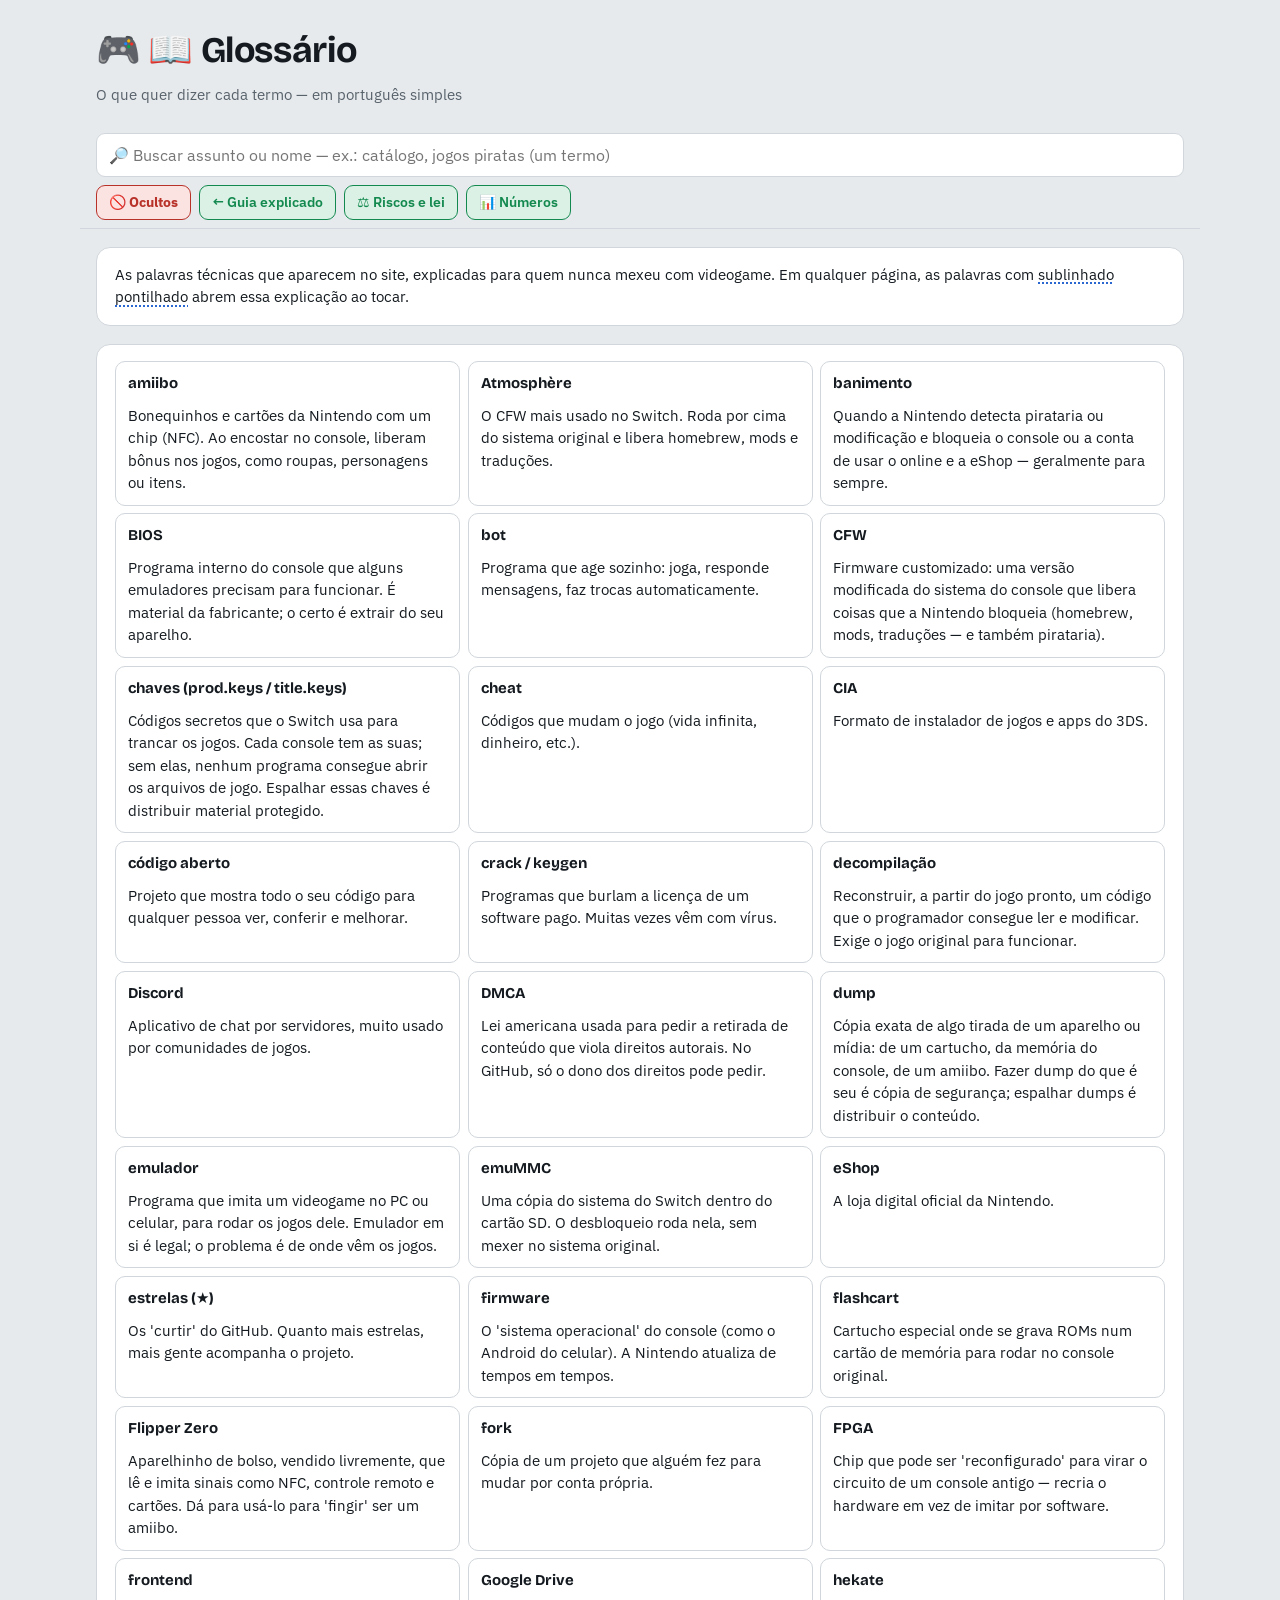
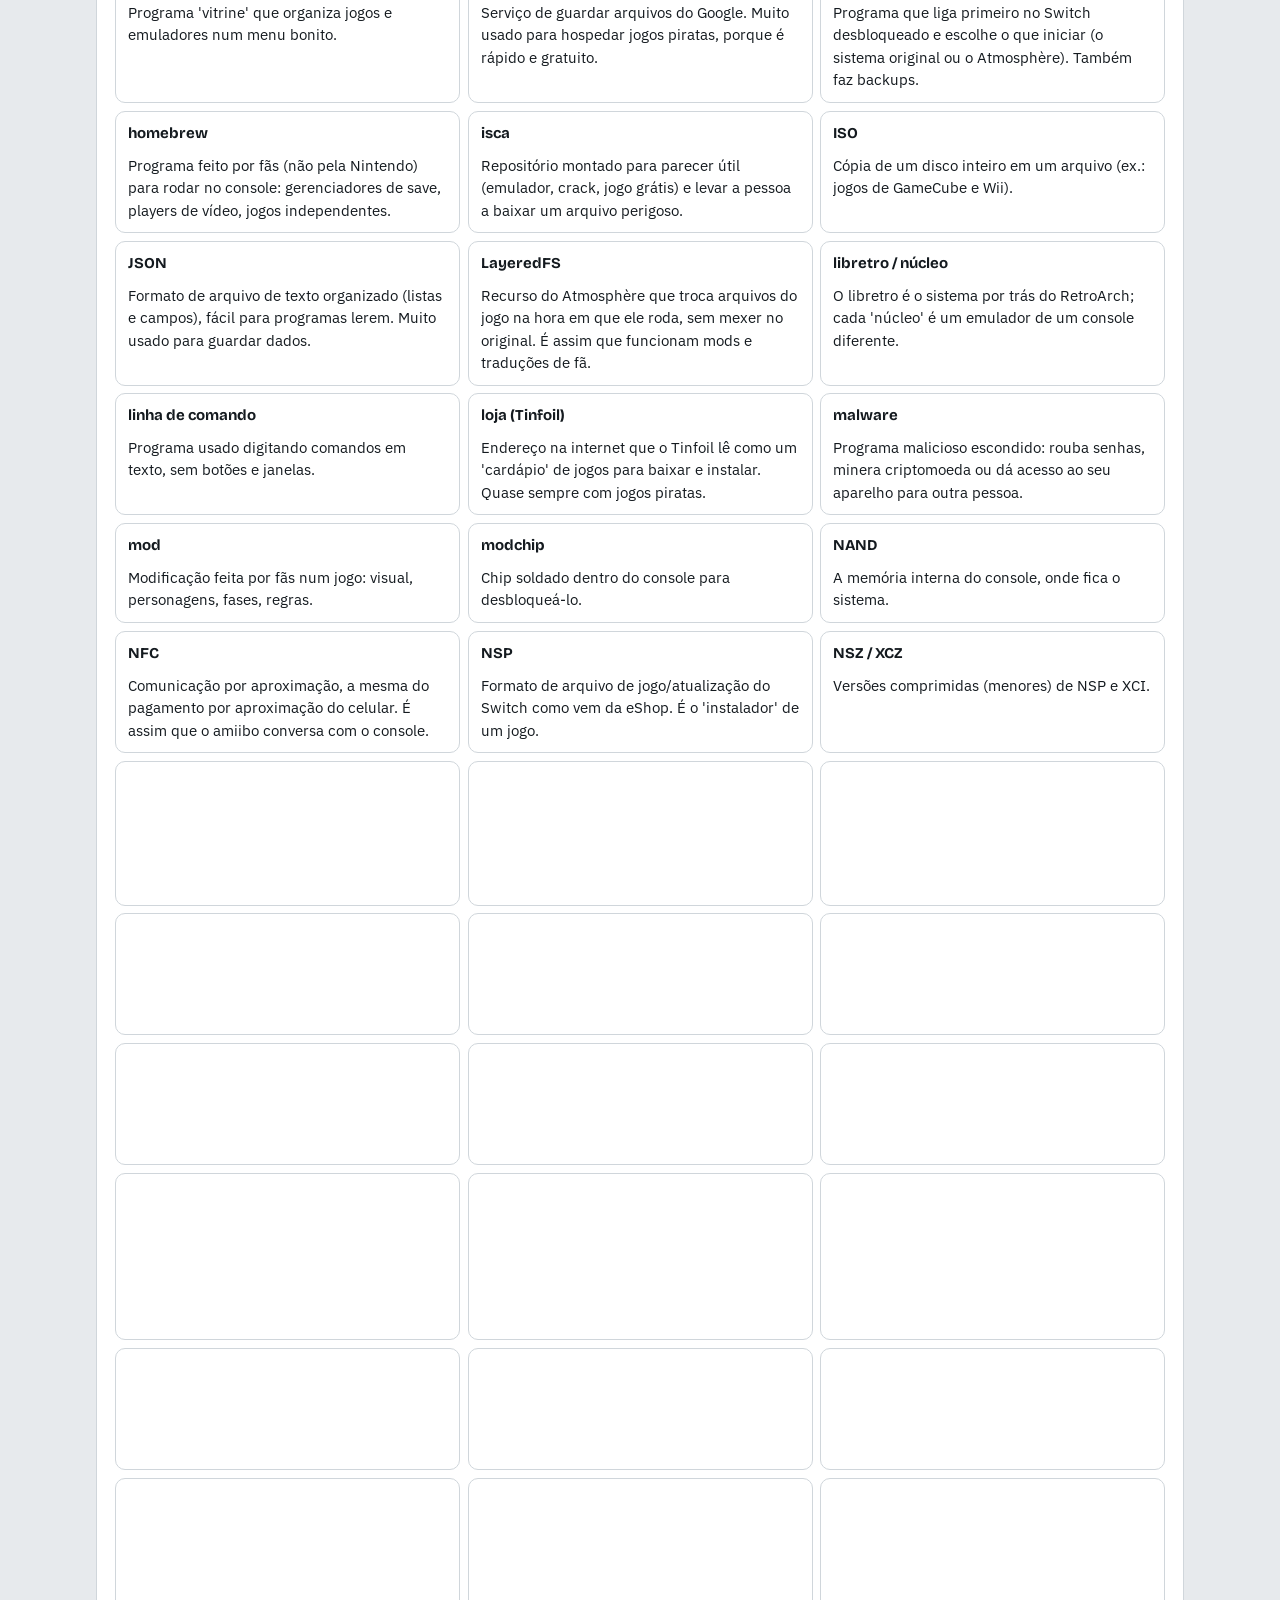
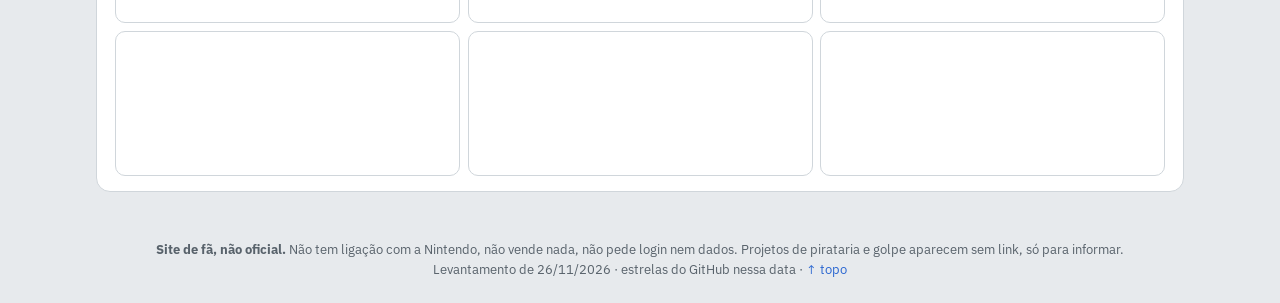
<file: glossario.html>
<!doctype html><html lang="pt-BR"><head><meta charset="utf-8">
<meta name="viewport" content="width=device-width,initial-scale=1,viewport-fit=cover">
<meta name="theme-color" content="#13894f"><meta name="mobile-web-app-capable" content="yes">
<link rel="preconnect" href="https://fonts.googleapis.com"><link rel="preconnect" href="https://fonts.gstatic.com" crossorigin>
<link href="https://fonts.googleapis.com/css2?family=Bricolage+Grotesque:opsz,wght@12..96,600;12..96,700&family=IBM+Plex+Sans:wght@400;500;600&display=swap" rel="stylesheet">
<title>Glossário — Nintendo no GitHub</title><style>:root{--bg:#e7eaed;--surface:#fff;--ink:#141a1f;--muted:#58626b;--line:#d0d6db;--accent:#13894f;--accent-ink:#fff;--accent-soft:#dcf1e5;--pt:#13894f;--pt-bg:#e0f3e8;--blue:#2b67d1;--blue-bg:#e2ebfa;--gray:#4f5a63;--gray-bg:#e4e8eb;--pronta:#0f7f78;--pronta-bg:#dcf1ef;--veto:#b8322a;--veto-bg:#fae3e1;--sua:#2b67d1;--sua-bg:#e2ebfa;--star:#2b67d1;--star-bg:#e2ebfa;--cod:#eef1f3;--term:#0c1013;--term-ink:#8ff0b8;
--font-display:"Bricolage Grotesque","Segoe UI",system-ui,sans-serif;--font-body:"IBM Plex Sans","Segoe UI",system-ui,-apple-system,sans-serif;color-scheme:light}
@media (prefers-color-scheme:dark){:root{--bg:#0f1316;--surface:#171c21;--ink:#e2e8ed;--muted:#8d98a2;--line:#29313a;--accent:#38d98a;--accent-ink:#0b0f12;--accent-soft:#11281c;--pt:#38d98a;--pt-bg:#0f2619;--blue:#5ea4ff;--blue-bg:#122238;--gray:#a3adb6;--gray-bg:#20262c;--pronta:#3fd0c4;--pronta-bg:#0e2a28;--veto:#ff7d72;--veto-bg:#3b1714;--sua:#5ea4ff;--sua-bg:#122238;--star:#5ea4ff;--star-bg:#122238;--cod:#1d2329;--term:#080b0d;--term-ink:#5ff59e;color-scheme:dark}}
*{box-sizing:border-box}
html{-webkit-text-size-adjust:100%;scroll-padding-top:70px}
body{margin:0;background:var(--bg);color:var(--ink);font-family:var(--font-body);font-size:15px;line-height:1.5}
a{color:var(--blue);text-decoration:none;word-break:break-word}
h1,h2,h3{font-family:var(--font-display);text-wrap:balance;margin:0}
h1{font-size:clamp(26px,4vw,36px);font-weight:700;letter-spacing:-.01em}
.wrap{max-width:1120px;margin:0 auto;padding:24px 16px 48px;display:grid;gap:18px}
.sub{margin:6px 0 0;color:var(--muted)}
.resumo{margin:10px 0 0;font-size:17px;max-width:70ch}
/* barra fixa: busca + atalhos */
.pular{position:sticky;top:0;z-index:4;margin:0 -16px;padding:8px 16px;background:var(--bg);background:color-mix(in srgb,var(--bg) 94%,transparent);-webkit-backdrop-filter:blur(6px);backdrop-filter:blur(6px);border-bottom:1px solid var(--line);display:grid;gap:8px;padding-top:calc(8px + env(safe-area-inset-top))}
#q{width:100%;font:inherit;font-size:16px;color:var(--ink);background:var(--surface);border:1px solid var(--line);border-radius:9px;padding:9px 12px}
#q:focus{outline:2px solid var(--accent);border-color:var(--accent)}
.pular-trilho{display:flex;gap:8px;overflow-x:auto;scrollbar-width:none;overscroll-behavior-x:contain}
.pular-trilho::-webkit-scrollbar{display:none}
.pular-trilho a,.filtros button{flex:none;font:inherit;font-weight:500;font-size:14px;border:1px solid var(--line);background:var(--surface);color:var(--ink);border-radius:9px;padding:6px 12px;white-space:nowrap;cursor:pointer}
.pular-trilho a.lc{border-color:var(--accent);color:var(--accent);font-weight:600}
/* blocos de contagem (como os de status da estante) */
.tiles{display:grid;grid-template-columns:repeat(auto-fill,minmax(150px,1fr));gap:10px}
@media (max-width:420px){.tiles{grid-template-columns:1fr 1fr}}
.tile{display:grid;gap:2px;text-align:left;color:var(--ink);background:var(--cbg);border:2px solid transparent;border-radius:12px;padding:12px 14px}
.tile:active{border-color:var(--c)}
.tile .num{font-family:var(--font-display);font-size:28px;font-weight:700;color:var(--c);line-height:1.1;font-variant-numeric:tabular-nums}
.tile .lbl{font-weight:600}
.tile .dsc{font-size:13px;color:var(--muted)}
.c0{--c:var(--gray);--cbg:var(--gray-bg)}.c1{--c:var(--accent);--cbg:var(--accent-soft)}.c2{--c:var(--blue);--cbg:var(--blue-bg)}
.c3{--c:var(--pronta);--cbg:var(--pronta-bg)}.c4{--c:var(--pt);--cbg:var(--pt-bg)}.c5{--c:var(--blue);--cbg:var(--blue-bg)}.c6{--c:var(--gray);--cbg:var(--gray-bg)}
/* painéis / seções */
.panel,.sec{background:var(--surface);border:1px solid var(--line);border-radius:14px}
.panel{padding:16px 18px;display:grid;gap:12px}
.panel h2{font-size:21px;font-weight:700}
.sec{scroll-margin-top:110px}
.sec summary{list-style:none;cursor:pointer;padding:14px 16px;display:flex;align-items:center;gap:10px;-webkit-tap-highlight-color:transparent}
.sec summary::-webkit-details-marker{display:none}
.sec summary .dot{flex:none;width:12px;height:12px;border-radius:50%;background:var(--c)}
.sec summary h2{font-size:20px;font-weight:700;line-height:1.25}
.sec summary .count{margin-left:auto;flex:none;color:var(--muted);font-variant-numeric:tabular-nums;font-size:14px}
.sec summary::after{content:"▾";flex:none;color:var(--muted);transition:transform .2s}
.sec:not([open]) summary::after{transform:rotate(-90deg)}
.in{padding:0 16px 16px;display:grid;gap:10px}
.in>h3{font-size:17px;font-weight:700;margin-top:10px;padding-top:12px;border-top:1px solid var(--line)}
p{margin:0}
/* cards */
.cards{display:grid;grid-template-columns:repeat(auto-fill,minmax(270px,1fr));gap:12px}
@media (max-width:560px){.cards{grid-template-columns:1fr}}
.card{background:var(--surface);border:1px solid var(--line);border-radius:12px;padding:14px;display:flex;flex-direction:column;gap:8px;content-visibility:auto;contain-intrinsic-size:auto 140px}
.card.r{border-color:var(--pt);box-shadow:inset 0 0 0 1px var(--pt)}
.card.morto{border-style:dashed}
.card p{font-size:15px}
.ct{font-family:var(--font-display);font-size:17px;font-weight:600;line-height:1.25;word-break:break-word}
.bs{display:flex;flex-wrap:wrap;gap:6px}
.b{font-size:12px;padding:1px 8px;border-radius:999px;border:1px solid var(--line);color:var(--muted);white-space:nowrap}
.st{border-color:var(--star);color:var(--star);background:var(--star-bg);font-weight:600}
.arq{border-style:dashed}
.rec-b{border-color:var(--pt);background:var(--pt);color:#fff;font-weight:600}
@media (prefers-color-scheme:dark){.rec-b{color:#0d1219}}
.gr{border-color:var(--accent);color:var(--accent)}
code{background:var(--cod);border:1px solid var(--line);border-radius:5px;padding:0 5px;font-size:.88em;word-break:break-word}
/* blocos de ajuda */
.rec{margin:0;padding:10px 14px;border-left:4px solid var(--pt);background:var(--pt-bg);border-radius:0 10px 10px 0}
.nota{margin:0;padding:10px 14px;border-left:4px solid var(--sua);background:var(--sua-bg);border-radius:0 10px 10px 0}
.ex{border-radius:12px;overflow:hidden;border:1px solid var(--line)}
.ex-t{background:var(--gray-bg);color:var(--ink);font-family:var(--font-display);font-size:14px;font-weight:600;padding:8px 12px;border-bottom:1px solid var(--line)}
.ex pre{margin:0;padding:12px;overflow-x:auto;background:var(--term);color:var(--term-ink);font-family:ui-monospace,"Cascadia Mono",Consolas,monospace;font-size:13px;line-height:1.55}
.ex code{background:none;border:0;padding:0;font-size:inherit;word-break:normal;white-space:pre}
.passos{margin:0;padding-left:22px;display:grid;gap:6px}
.dicas,.quero{display:grid;grid-template-columns:repeat(auto-fill,minmax(240px,1fr));gap:8px}
.dicas div,.quero div{background:var(--bg);border:1px solid var(--line);border-radius:10px;padding:10px 12px;display:grid;gap:2px}
.dicas span,.quero span{color:var(--muted);font-size:14px}
/* lista completa */
.filtros{display:flex;gap:8px;overflow-x:auto;scrollbar-width:none;padding-bottom:2px}
.filtros::-webkit-scrollbar{display:none}
.filtros button[aria-pressed="true"]{background:var(--accent);color:var(--accent-ink);border-color:var(--accent)}
.mais{display:block;margin:14px auto 4px;font:inherit;font-weight:600;border:1px solid var(--accent);background:var(--accent-soft);color:var(--accent);border-radius:9px;padding:10px 18px;cursor:pointer}
.mais[hidden]{display:none}
#nada{text-align:center;color:var(--muted);padding:30px}
.oculto{display:none!important}
footer{text-align:center;color:var(--muted);font-size:13px;padding:0 16px calc(24px + env(safe-area-inset-bottom))}
.forte{font-size:14px!important;padding:8px 10px;border-radius:9px;background:var(--pt-bg);border-left:3px solid var(--pt)}
.forte b{color:var(--pt)}
h1{color:var(--ink)}h1::first-letter{color:var(--accent)}
.pular-trilho a.lc{background:var(--accent-soft)}
.wrap{grid-template-columns:minmax(0,1fr)}
.wrap>*,.in>*,.panel>*,.cards>*,.t-corpo>*{min-width:0}
html,body{overflow-x:hidden}
.meta{display:flex;flex-wrap:wrap;align-items:center;gap:6px 10px;margin-top:auto;padding-top:4px}
.quando{font-size:13px;color:var(--muted)}
.quando.q-viva{color:var(--pt);font-weight:600}
.baixar{margin-left:auto;font-size:14px;font-weight:600;color:#fff;background:var(--pt);border-radius:9px;padding:6px 12px;white-space:nowrap}
@media (prefers-color-scheme:dark){.baixar{color:#0b0f12}}
.filtros small{opacity:.7;font-size:12px}
.filtros.ordem{align-items:center}
.filtros.ordem span{flex:none;font-size:13px;color:var(--muted)}
.btn{font:inherit;font-size:14px;font-weight:500;border:1px solid var(--line);background:var(--surface);color:var(--ink);border-radius:9px;padding:8px 12px;cursor:pointer}
.m-acoes{display:flex;flex-wrap:wrap;gap:8px}
.m-perigo{color:var(--veto)}
#m-txt{width:100%;font:inherit;font-size:15px;color:var(--ink);background:var(--surface);border:1px solid var(--line);border-radius:10px;padding:10px 12px;resize:vertical}
#m-txt:focus{outline:2px solid var(--accent);border-color:var(--accent)}
.m-en{color:var(--muted);font-size:13px}
.panel h2{font-size:20px}
.card.ocu-card{border-style:dashed;background:var(--gray-bg)}
.card.ocu-card.perigo{border-color:var(--veto);border-style:solid;background:var(--veto-bg)}
.ocu-b{border-color:var(--gray);color:var(--gray);font-weight:600}
.semlink{color:var(--ink);text-decoration:line-through dotted;text-decoration-thickness:1px}
.ocu-m{font-size:14px!important}
.risco{font-size:14px!important;padding:8px 10px;border-radius:9px;background:var(--veto-bg);border-left:3px solid var(--veto)}
.risco b{color:var(--veto)}
.barras{display:grid;gap:6px}
.br{display:grid;grid-template-columns:minmax(80px,32%) 1fr auto;align-items:center;gap:8px;font-size:14px;padding:2px 0;cursor:default}
.br-n{white-space:nowrap;overflow:hidden;text-overflow:ellipsis}
.br-t{display:block;height:14px;background:var(--gray-bg);border-radius:4px;overflow:hidden}
.br-b{display:block;height:100%;background:var(--accent);border-radius:0 4px 4px 0}
.br:hover .br-b,.br:active .br-b{filter:brightness(1.15)}
.br:hover .br-n{font-weight:600}
.br-v{font-variant-numeric:tabular-nums;font-weight:600;min-width:3.5em;text-align:right}
.tab{overflow-x:auto;border:1px solid var(--line);border-radius:10px}
.tab table{border-collapse:collapse;width:100%;font-size:14px}
.tab th{text-align:left;background:var(--gray-bg);font-weight:600;padding:8px 10px;white-space:nowrap}
.tab td{padding:8px 10px;border-top:1px solid var(--line);vertical-align:top}
.tab td:nth-child(3){font-variant-numeric:tabular-nums;white-space:nowrap}
.lei{display:grid;gap:10px}
.lei>div{border:1px solid var(--line);border-left:4px solid var(--veto);border-radius:10px;padding:10px 12px;background:var(--surface)}
.lei h3{font-size:16px;margin-bottom:4px}
.lei .pena{font-size:13px;color:var(--muted)}
.difs{display:grid;grid-template-columns:repeat(auto-fill,minmax(250px,1fr));gap:10px}
.dif{border:1px solid var(--line);border-top:5px solid var(--c);border-radius:12px;padding:12px 14px;display:grid;gap:6px;align-content:start;background:var(--surface)}
.dif p{font-size:14px}
.dif-t{display:flex;align-items:center;gap:8px;flex-wrap:wrap}
.dif-t h3{font-size:18px;color:var(--c)}
.dif-i{font-size:24px}
.dif-n{margin-left:auto;font-size:12px;font-weight:700;color:var(--c);border:1px solid var(--c);border-radius:999px;padding:1px 8px}
.d-pir{--c:var(--veto)}.d-gol{--c:var(--sua)}.d-mal{--c:var(--rom,#b4245f)}.d-ok{--c:var(--pt)}
:root{--rom:#b4245f}@media (prefers-color-scheme:dark){:root{--rom:#ff8fbf}}
.d-gol{--c:#b26b00}@media (prefers-color-scheme:dark){.d-gol{--c:#f2aa3f}}
.susp-b{border-color:#b26b00;color:#b26b00;font-weight:600}
@media (prefers-color-scheme:dark){.susp-b{border-color:#f2aa3f;color:#f2aa3f}}
.ids{display:flex;flex-wrap:wrap;gap:4px;font-size:12px;margin-top:6px}
details summary{cursor:pointer;color:var(--blue);font-size:14px}
.tp-pir{--tc:var(--veto)}.tp-gol{--tc:#b26b00}.tp-mal{--tc:var(--rom)}
@media (prefers-color-scheme:dark){.tp-gol{--tc:#f2aa3f}}
.b.tp-pir,.b.tp-gol,.b.tp-mal{border-color:var(--tc);background:var(--tc);color:#fff;font-weight:700}
@media (prefers-color-scheme:dark){.b.tp-pir,.b.tp-gol,.b.tp-mal{color:#0b0f12}}
.como{font-size:14px!important;padding:8px 10px;border-radius:9px;border-left:3px solid var(--tc,var(--line));background:var(--surface)}
.como b{color:var(--tc,var(--ink))}
h3.tp-h{color:var(--tc);font-size:19px;border-top:2px solid var(--tc);padding-top:12px;margin-top:14px}
@media (max-width:560px){
 .tab{border:0}
 .tab table,.tab tbody,.tab tr,.tab td{display:block;width:100%}
 .tab thead{display:none}
 .tab tr{border:1px solid var(--line);border-radius:10px;padding:10px 12px;margin-bottom:8px;background:var(--surface)}
 .tab td{border:0;padding:2px 0}
 .tab td:nth-child(1){display:inline-block;width:auto;margin-right:6px;font-weight:700;color:var(--muted)}
 .tab td:nth-child(1)::after{content:"."}
 .tab td:nth-child(2){display:inline;width:auto;font-weight:600;word-break:break-word}
 .tab td:nth-child(3){display:inline-block;width:auto;margin-left:8px;color:var(--star);font-weight:600}
 .tab td:nth-child(4){font-size:13px;color:var(--muted)}
}
.pular-trilho a.ocu-nav{background:var(--veto-bg);border-color:var(--veto);color:var(--veto);font-weight:700}
a.tile{text-decoration:none}
a.tile:active,a.tile:hover{border-color:var(--c)}
#faixa-ocu{margin:0 0 12px;padding:10px 14px;border-radius:10px;background:var(--veto-bg);border-left:4px solid var(--veto);font-size:14px}
#faixa-ocu[hidden]{display:none}
#faixa-ocu b{color:var(--veto)}
#faixa-ocu button{font:inherit;font-size:13px;font-weight:600;border:1px solid var(--line);background:var(--surface);color:var(--ink);border-radius:9px;padding:4px 10px;margin-top:6px;cursor:pointer}
.lg-b{border-color:var(--blue);color:var(--blue)}
#tema,#busca-topo{display:grid;gap:8px;margin:0 0 10px}
#tema[hidden],#busca-topo[hidden],#contagem[hidden]{display:none}
.tema{border:1px solid var(--line);border-left:5px solid var(--blue);border-radius:12px;padding:12px 14px;background:var(--surface)}
.tema h3{font-size:18px;margin:0 0 4px}
.tema p{font-size:15px;line-height:1.55}
#contagem{margin:0 0 10px;font-size:14px;color:var(--muted)}
.busca-link{margin:0;font-size:14px}
.simples{font-size:16px!important;line-height:1.55;padding:10px 12px;border-radius:10px;background:var(--blue-bg);border-left:4px solid var(--blue)}
.simples b{color:var(--blue)}
.tec{font-size:14px!important;color:var(--muted)}
.tec b{color:var(--ink)}
</style></head><body>
<div class="wrap">
<header><h1>🎮 📖 Glossário</h1><p class="sub">O que quer dizer cada termo — em português simples</p></header>
<div class="pular"><input id="q" type="search" placeholder="🔎 Buscar assunto ou nome — ex.: catálogo, jogos piratas (um termo)" autocomplete="off" aria-label="Buscar"><div class="pular-trilho"><a href="lista.html#ocultos" class="ocu-nav">🚫 Ocultos</a><a href="index.html" class="lc">← Guia explicado</a><a href="riscos.html" class="lc">⚖️ Riscos e lei</a><a href="numeros.html" class="lc">📊 Números</a></div></div>
<section class="panel"><p>As palavras técnicas que aparecem no site, explicadas para quem nunca mexeu com videogame. Em qualquer página, as palavras com <span class="termo">sublinhado pontilhado</span> abrem essa explicação ao tocar.</p></section><section class="panel"><div id="gl-todos" class="gl-lista"></div></section><p id="nada" hidden>Nada encontrado.</p>
</div>
<footer><b>Site de fã, não oficial.</b> Não tem ligação com a Nintendo, não vende nada, não pede login nem dados. Projetos de pirataria e golpe aparecem sem link, só para informar.<br>Levantamento de 26/11/2026 · estrelas do GitHub nessa data · <a href="#" onclick="scrollTo(0,0);return false">↑ topo</a></footer>
<script>/* tempo.js — "atualizado há X" calculado na hora em que a página abre */
window.quandoTxt = function (p, arq) {
  if (!p) return null;
  var d = new Date(p + "T12:00:00"), dias = Math.floor((Date.now() - d.getTime()) / 864e5), t, c;
  if (dias < 1) t = "hoje"; else if (dias < 2) t = "ontem";
  else if (dias < 31) t = "há " + dias + " dias";
  else if (dias < 365) { var m = Math.round(dias / 30.4); t = "há " + m + (m > 1 ? " meses" : " mês"); }
  else { var a = Math.floor(dias / 365); t = "há " + a + (a > 1 ? " anos" : " ano"); }
  c = arq ? "q-arq" : dias <= 60 ? "q-viva" : dias <= 365 ? "q-ok" : dias <= 730 ? "q-lenta" : "q-parada";
  var ic = { "q-viva": "🟢", "q-ok": "🟢", "q-lenta": "🟡", "q-parada": "⚪", "q-arq": "⚪" }[c];
  return { t: ic + " " + (arq ? "arquivado · última mudança " : "atualizado ") + t, c: c };
};
window.preencherQuando = function (raiz) {
  (raiz || document).querySelectorAll(".quando[data-p]:not([data-ok])").forEach(function (el) {
    var q = window.quandoTxt(el.getAttribute("data-p"), el.getAttribute("data-a") === "1");
    if (q) { el.textContent = q.t; el.className = "quando " + q.c; el.setAttribute("data-ok", "1"); }
  });
};
document.addEventListener("DOMContentLoaded", function () { window.preencherQuando(); });
/* inteli.js — busca inteligente: entende assuntos e sinônimos em português e mostra um cartão explicando o tema. */
(function () {
  "use strict";
  function norm(t) { return String(t || "").toLowerCase().normalize("NFD").replace(/[̀-ͯ]/g, ""); }
  var PARE = ("a o as os de da do das dos e em um uma uns umas para pra por com sem no na nos nas que como qual quais sobre " +
              "the of and for to in on with is ser sao eh tem ter").split(" ");
  function raiz(w) {  // "stemming" simples: plural e terminações comuns
    if (w.length > 4) w = w.replace(/(oes|aes|ais|eis|ois)$/, "o").replace(/(ns)$/, "m").replace(/(es|s)$/, "");
    return w;
  }
  // temas: gatilhos (regex em texto normalizado), termos extras para procurar, explicação, se mostra ocultos de pirataria
  var TEMAS = [
    { id: "catalogo", tit: "📚 Catálogos e lojas de jogos",
      gat: /catalog|loja|shop|store|indice|vitrine|cardapio|lista de jogo|banco de dados|titledb|database|tinfoil/,
      extra: ["catalogo", "loja", "shop", "store", "indice", "lista de jogos", "titledb", "banco de dados", "eshop", "biblioteca", "tinfoil", "ownfoil", "nut", "database", "vitrine"],
      pir: 1,
      txt: "“Catálogo de jogos” pode ser três coisas bem diferentes: (1) a <b>loja oficial</b> (eShop) e bancos de dados com nomes e códigos dos jogos (titledb) — legítimo; " +
           "(2) programas que organizam <b>a sua própria biblioteca</b> e mandam os seus jogos para o seu console (ownfoil, nut) — legítimo; " +
           "(3) <b>“lojas” do Tinfoil</b> e índices com jogos de terceiros guardados em Google Drive ou servidores — <b>pirataria</b>." },
    { id: "pirataria", tit: "🏴‍☠️ Jogos piratas e pirataria",
      gat: /pirat|ilegal|sem licenca|warez|crack|baixar jogo|download de jogo|jogos? gratis|rom gratis|copia ilegal/,
      extra: ["pirataria", "pirata", "sem licenca", "baixa jogos", "download", "rom", "nsp", "xci", "tinfoil", "loja", "chaves", "prod.keys", "crack", "material protegido", "facilita pirataria", "direito autoral"],
      pir: 1,
      txt: "Pirataria é copiar, baixar ou distribuir jogos, firmware ou chaves <b>sem autorização</b> de quem tem os direitos. " +
           "Aqui aparecem as ferramentas e sites encontrados (sem link) e o que diz a lei: Código Penal art. 184 e Lei do Software 9.609/98. " +
           "<a href=\"riscos.html\">⚖️ Ver a página completa sobre pirataria, golpe e vírus</a>." },
    { id: "biblioteca", tit: "🗂️ Bibliotecas de jogos",
      gat: /bibliotec|library|colec|acervo|gerenciad|organiz|launcher|frontend/,
      extra: ["biblioteca", "library", "colecao", "gerenciador", "gerencia", "organiza", "launcher", "frontend", "catalogo", "backup", "ownfoil", "nut", "playnite", "retroarch"],
      pir: 1,
      txt: "Uma <b>biblioteca de jogos</b> legítima organiza os jogos que <b>você tem</b> (capas, nomes, versões) e abre no emulador ou manda para o seu console — ex.: frontends, ownfoil, nut. " +
           "Vira pirataria quando a “biblioteca” é de jogos <b>de outras pessoas</b>, compartilhada para qualquer um baixar." },
    { id: "instalacao", tit: "📡 Instalação de jogos pela internet ou pela rede",
      gat: /instal|install|online|pela rede|rede local|wifi|wi-fi|internet|remot|servidor|nuvem|google drive|usb|tinfoil|dbi|awoo/,
      extra: ["instalar", "instalador", "instala", "install", "installer", "rede", "network", "servidor", "server", "online", "internet", "google drive", "drive", "tinfoil", "dbi", "awoo", "goldleaf", "sphaira", "loja", "shop", "nsp", "nut", "ownfoil"],
      pir: 1,
      txt: "Instaladores para Switch desbloqueado (Awoo, Goldleaf, DBI, sphaira, Tinfoil) conseguem instalar jogos <b>pelo cabo, pela rede de casa ou pela internet</b>. " +
           "Isso é legítimo com os <b>seus</b> arquivos (cópia do seu cartucho ou da sua conta). A <b>“instalação online pirata”</b> acontece quando o instalador é apontado para uma " +
           "<b>“loja”</b> — um endereço com jogos de terceiros em Google Drive ou servidores — e o console baixa e instala sem pagar." },
    { id: "golpe", tit: "🎣 Golpes",
      gat: /golpe|fraude|scam|gift ?card|codigo.*gratis|gratis.*codigo|gerador|generator|cartao presente|ganhe/,
      extra: ["golpe", "fraude", "codigos gratis", "gift card", "gerador", "eshop", "roubo de conta", "login", "senha"],
      pir: 1,
      txt: "Golpe é <b>enganar</b> para tirar dinheiro, dados ou a conta: “códigos grátis da eShop”, “gerador de gift card”, console “desbloqueado com 100 jogos” que nunca chega. " +
           "A vítima não recebe nada. Pode configurar estelionato (Código Penal art. 171) e fraude eletrônica." },
    { id: "virus", tit: "🦠 Vírus e iscas",
      gat: /virus|malware|isca|trojan|perigos|seguranca|seguro|roubar senha|hack(?!ing)/,
      extra: ["malware", "virus", "isca", "padrao de isca", "roubo de conta", "suspeito"],
      pir: 1,
      txt: "Vírus (malware) vem <b>disfarçado</b> de emulador, crack ou jogo grátis e, ao abrir, rouba senhas, minera criptomoeda ou dá acesso ao aparelho. " +
           "Aqui os casos aparecem como <b>suspeitos</b> quando só o padrão de isca foi identificado." },
    { id: "emulador", tit: "🎮 Emuladores",
      gat: /emula/, extra: ["emulador", "emula", "emulator", "dolphin", "cemu", "azahar", "melonds", "mgba", "retroarch"],
      txt: "Emulador é um programa que imita um videogame no PC ou celular. <b>Emulador é legal</b>; o problema é de onde vêm os jogos (o certo é usar cópias dos seus)." },
    { id: "desbloqueio", tit: "🔓 Desbloqueio (CFW)",
      gat: /desbloque|destrav|cfw|custom firmware|atmosphere|hekate|jailbreak|modific|hackear/,
      extra: ["cfw", "atmosphere", "hekate", "desbloqueio", "desbloqueado", "custom firmware", "emummc", "payload", "rcm", "homebrew"],
      txt: "Desbloquear o console (CFW, como o Atmosphère) libera homebrew, mods e traduções. <b>Não é crime por si só</b>, mas contorna proteções: pode dar <b>banimento online</b> " +
           "e, no Brasil, responsabilidade civil (Lei 9.610/98, art. 107). Também é a porta de entrada para a pirataria." },
    { id: "traducao", tit: "🌐 Traduções de fã",
      gat: /tradu|portugues|legenda|localiza|patch.*pt|ptbr|pt-br|hanhua|汉化/,
      extra: ["traducao", "tradutor", "traduz", "translation", "localizacao", "patch", "texto", "fonte", "msbt", "kuriimu"],
      txt: "Traduções de fã são <b>patches</b> aplicados no jogo que você já tem — não contêm o jogo. Ferramentas como Switch-Toolbox e Kuriimu abrem textos, fontes e imagens." },
    { id: "amiibo", tit: "🪆 amiibo",
      gat: /amiibo|nfc|flipper|tagmo/, extra: ["amiibo", "nfc", "flipper", "tagmo", "bin", "dump"],
      txt: "amiibo são bonecos com chip NFC que liberam bônus. Gravar o <b>seu</b> amiibo é backup; espalhar arquivos de centenas de amiibos para quem não comprou é distribuir material protegido." }
  ];
  function analisar(q) {
    var nq = norm(q).trim(), toks = nq.split(/[^a-z0-9.+#-]+/).filter(function (w) { return w && PARE.indexOf(w) < 0; }).map(raiz);
    var temas = TEMAS.filter(function (t) { return t.gat.test(nq); });
    var extras = [];
    temas.forEach(function (t) { t.extra.forEach(function (e) { e = norm(e); if (extras.indexOf(e) < 0) extras.push(e); }); });
    if (temas.length) {  // com assunto, palavras genéricas não contam
      var GEN = ["jogo", "game", "nintendo", "console", "video", "videogame", "programa", "app", "online", "pirata", "pirataria"];
      toks = toks.filter(function (w) { return GEN.indexOf(w) < 0; });
    }
    return { q: nq, toks: toks, extras: extras, temas: temas, pir: temas.some(function (t) { return t.pir; }) };
  }
  // pontua um texto já normalizado; campos: [{t: texto, p: peso}]
  function pontuar(campos, an) {
    if (!an.q) return 1;
    var s = 0, achouTok = 0;
    campos.forEach(function (c) {
      if (!c.t) return;
      if (an.q.length > 3 && c.t.indexOf(an.q) >= 0) s += 6 * c.p;           // frase inteira
      an.toks.forEach(function (w) { if (w.length > 1 && c.t.indexOf(w) >= 0) { s += 2 * c.p; achouTok++; } });
      an.extras.forEach(function (e) { if (c.t.indexOf(e) >= 0) s += 1 * c.p; });
    });
    // com tema: precisa bater em algum termo do assunto (ou na frase inteira)
    if (an.temas.length) {
      var tudo2 = campos.map(function (c) { return c.t || ""; }).join(" ");
      var bate = an.extras.some(function (e) { return tudo2.indexOf(e) >= 0; }) || tudo2.indexOf(an.q) >= 0;
      if (!bate) return 0;
    }
    // sem tema: exige que todas as palavras apareçam em algum campo
    if (!an.temas.length) {
      var tudo = campos.map(function (c) { return c.t || ""; }).join(" ");
      if (!an.toks.every(function (w) { return tudo.indexOf(w) >= 0; })) return 0;
    }
    return s;
  }
  function cartao(an) {
    if (!an.temas.length) return "";
    return an.temas.slice(0, 2).map(function (t) {
      return '<div class="tema"><h3>' + t.tit + "</h3><p>" + t.txt + "</p></div>";
    }).join("");
  }
  window.INTELI = { norm: norm, analisar: analisar, pontuar: pontuar, cartao: cartao };
})();
/* selecao.js — "Minha seleção": estrela ☆/★ em cada card + botão flutuante.
   Fica no aparelho (localStorage), na mesma chave dos "guardados" do Tinder (ngh-T-sim). */
(function () {
  "use strict";
  var K = "ngh-T-sim";
  function ler() { try { var v = JSON.parse(localStorage.getItem(K) || "{}"); return v && typeof v === "object" && !Array.isArray(v) ? v : {}; } catch (e) { return {}; } }
  function gravar(v) { try { localStorage.setItem(K, JSON.stringify(v)); } catch (e) {} }
  function chave(n) { return String(n || "").trim().replace(/^https?:\/\/github\.com\//i, "").replace(/\.git$/, "").replace(/\/+$/, "").split(/[?#]/)[0]; }
  var SEL = window.SEL = {
    todos: function () { return ler(); },
    tem: function (n) { var s = ler(), k = chave(n).toLowerCase(); return Object.keys(s).some(function (x) { return x.toLowerCase() === k; }); },
    add: function (n, extra) {
      var s = ler(), k = chave(n); if (!/^[\w.-]+\/[\w.-]+$/.test(k)) return false;
      if (SEL.tem(k)) return false;
      var o = extra || {}; o.n = k; o.u = "https://github.com/" + k; o.t = Date.now();
      s[k] = o; gravar(s); SEL.pintar(); return true;
    },
    del: function (n) {
      var s = ler(), k = chave(n).toLowerCase();
      Object.keys(s).forEach(function (x) { if (x.toLowerCase() === k) delete s[x]; });
      gravar(s); SEL.pintar();
    },
    conta: function () { return Object.keys(ler()).length; },
    // marca os botões ☆/★ e atualiza o contador flutuante
    pintar: function (raiz) {
      var s = ler(), set = {};
      Object.keys(s).forEach(function (x) { set[x.toLowerCase()] = 1; });
      (raiz || document).querySelectorAll("[data-sel]").forEach(function (b) {
        var on = !!set[b.getAttribute("data-sel").toLowerCase()];
        b.setAttribute("aria-pressed", on); b.textContent = on ? "★ Na seleção" : "☆ Selecionar";
      });
      var f = document.getElementById("sel-flut");
      if (f) { var n = Object.keys(s).length; f.querySelector("b").textContent = n; f.hidden = !n && !/minha\.html/.test(location.pathname); }
    }
  };
  // ---- estilo ----
  var css = document.createElement("style");
  css.textContent = [
    ".sel{margin-left:auto;font:inherit;font-size:12px;font-weight:600;border:1px solid var(--line);background:var(--surface);color:var(--muted);border-radius:999px;padding:2px 10px;cursor:pointer;white-space:nowrap}",
    ".sel[aria-pressed=\"true\"]{border-color:var(--star);background:var(--star-bg);color:var(--star)}",
    "#sel-flut{position:fixed;right:14px;bottom:calc(14px + env(safe-area-inset-bottom));z-index:30;display:flex;align-items:center;gap:6px;background:var(--accent);color:var(--accent-ink);font-weight:700;border-radius:999px;padding:11px 16px;box-shadow:0 6px 18px rgba(0,0,0,.28);text-decoration:none}",
    "#sel-flut[hidden]{display:none}",
    "#sel-flut b{background:var(--accent-ink);color:var(--accent);border-radius:999px;padding:0 8px;font-size:13px}",
    "html.t-aberto #sel-flut{display:none}"
  ].join("\n");
  document.head.appendChild(css);
  // ---- botão nos cards do guia (os da lista já vêm com o botão) ----
  function porNosCards() {
    document.querySelectorAll(".card[data-repo]").forEach(function (c) {
      if (c.querySelector("[data-sel]")) return;
      var bs = c.querySelector(".bs"); if (!bs) return;
      var b = document.createElement("button"); b.className = "sel"; b.type = "button";
      b.setAttribute("data-sel", c.getAttribute("data-repo")); bs.appendChild(b);
    });
  }
  function flutuante() {
    if (/minha\.html/.test(location.pathname)) return;
    var a = document.createElement("a"); a.id = "sel-flut"; a.href = "minha.html";
    a.innerHTML = "⭐ Minha seleção <b>0</b>"; document.body.appendChild(a);
  }
  document.addEventListener("click", function (e) {
    var b = e.target.closest("[data-sel]"); if (!b) return;
    e.preventDefault();
    var n = b.getAttribute("data-sel");
    if (SEL.tem(n)) SEL.del(n);
    else {
      var c = b.closest(".card"), d = c && c.querySelector(".faz"), g = c && c.getAttribute("data-g");
      SEL.add(n, { d: d ? d.textContent.trim() : "", g: g || "" });
    }
  });
  window.addEventListener("storage", function (e) { if (e.key === K) SEL.pintar(); });
  function iniciar() { porNosCards(); flutuante(); SEL.pintar(); }
  if (document.readyState === "loading") document.addEventListener("DOMContentLoaded", iniciar); else iniciar();
})();
/* glossario.js — termos técnicos viram "botões": tocou, aparece a explicação simples embaixo da tela. */
(function () {
  "use strict";
  // [termo exibido, expressão (regex), explicação simples]
  var G = [
    ["amiibo", "amiibos?", "Bonequinhos e cartões da Nintendo com um chip (NFC). Ao encostar no console, liberam bônus nos jogos, como roupas, personagens ou itens."],
    ["NFC", "NFC", "Comunicação por aproximação, a mesma do pagamento por aproximação do celular. É assim que o amiibo conversa com o console."],
    ["Flipper Zero", "Flipper Zero", "Aparelhinho de bolso, vendido livremente, que lê e imita sinais como NFC, controle remoto e cartões. Dá para usá-lo para 'fingir' ser um amiibo."],
    ["dump", "dumps?|despej\\w*", "Cópia exata de algo tirada de um aparelho ou mídia: de um cartucho, da memória do console, de um amiibo. Fazer dump do que é seu é cópia de segurança; espalhar dumps é distribuir o conteúdo."],
    ["JSON", "JSON", "Formato de arquivo de texto organizado (listas e campos), fácil para programas lerem. Muito usado para guardar dados."],
    ["NSP", "NSP", "Formato de arquivo de jogo/atualização do Switch como vem da eShop. É o 'instalador' de um jogo."],
    ["XCI", "XCI", "Cópia (dump) de um cartucho de Switch inteiro em um arquivo."],
    ["NSZ / XCZ", "NSZ|XCZ", "Versões comprimidas (menores) de NSP e XCI."],
    ["ROM", "ROMs?", "Arquivo com o conteúdo de um jogo (geralmente de cartucho) para rodar em emulador. Ter a ROM do seu próprio cartucho é cópia de segurança; baixar ROMs de jogos que você não tem é pirataria."],
    ["ISO", "ISOs?", "Cópia de um disco inteiro em um arquivo (ex.: jogos de GameCube e Wii)."],
    ["emulador", "emulador(?:es)?|emulação|emula", "Programa que imita um videogame no PC ou celular, para rodar os jogos dele. Emulador em si é legal; o problema é de onde vêm os jogos."],
    ["firmware", "firmwares?", "O 'sistema operacional' do console (como o Android do celular). A Nintendo atualiza de tempos em tempos."],
    ["CFW", "CFW|custom firmware|firmware customizado|firmware modificado", "Firmware customizado: uma versão modificada do sistema do console que libera coisas que a Nintendo bloqueia (homebrew, mods, traduções — e também pirataria)."],
    ["Atmosphère", "Atmosph[eè]re", "O CFW mais usado no Switch. Roda por cima do sistema original e libera homebrew, mods e traduções."],
    ["hekate", "hekate", "Programa que liga primeiro no Switch desbloqueado e escolhe o que iniciar (o sistema original ou o Atmosphère). Também faz backups."],
    ["homebrew", "homebrews?", "Programa feito por fãs (não pela Nintendo) para rodar no console: gerenciadores de save, players de vídeo, jogos independentes."],
    ["Tinfoil", "Tinfoil", "Programa para Switch desbloqueado que instala jogos. Ficou famoso porque aceita 'lojas' — listas na internet de jogos para baixar sem pagar."],
    ["loja (Tinfoil)", "lojas?(?= do Tinfoil| Tinfoil| estilo Tinfoil)|shops?", "Endereço na internet que o Tinfoil lê como um 'cardápio' de jogos para baixar e instalar. Quase sempre com jogos piratas."],
    ["Google Drive", "Google Drive", "Serviço de guardar arquivos do Google. Muito usado para hospedar jogos piratas, porque é rápido e gratuito."],
    ["chaves (prod.keys / title.keys)", "prod\\.?keys|title\\.?keys|chaves de criptografia|chaves do Switch|chaves", "Códigos secretos que o Switch usa para trancar os jogos. Cada console tem as suas; sem elas, nenhum programa consegue abrir os arquivos de jogo. Espalhar essas chaves é distribuir material protegido."],
    ["ticket", "tickets?", "O 'recibo' digital que prova que você comprou um jogo na eShop. Sem ele o jogo não abre."],
    ["eShop", "eShop", "A loja digital oficial da Nintendo."],
    ["LayeredFS", "LayeredFS", "Recurso do Atmosphère que troca arquivos do jogo na hora em que ele roda, sem mexer no original. É assim que funcionam mods e traduções de fã."],
    ["RomFS", "RomFS", "A 'pasta' de dentro do jogo onde ficam textos, imagens, sons e fontes. É o que se edita numa tradução."],
    ["payload", "payloads?", "Pequeno programa enviado ao Switch por cabo, num modo especial, para iniciar o desbloqueio."],
    ["RCM", "RCM", "Modo de recuperação escondido dos primeiros Switch, usado para enviar o payload e desbloquear o console."],
    ["emuMMC", "emuMMC|emuNAND", "Uma cópia do sistema do Switch dentro do cartão SD. O desbloqueio roda nela, sem mexer no sistema original."],
    ["NAND", "NAND", "A memória interna do console, onde fica o sistema."],
    ["sysmodule", "sysmodules?|módulo de sistema", "Programa que fica rodando em segundo plano no Switch desbloqueado (ex.: overclock, controles de outros consoles)."],
    ["overlay", "overlays?", "Menu que aparece por cima do jogo, chamado por uma combinação de botões."],
    ["overclock", "overclock|underclock", "Fazer o processador trabalhar mais rápido (ou mais devagar) que o normal. Melhora o desempenho, mas esquenta e gasta mais bateria."],
    ["cheat", "cheats?|trapaças?|trainer", "Códigos que mudam o jogo (vida infinita, dinheiro, etc.)."],
    ["save", "saves?", "O arquivo com o seu progresso no jogo."],
    ["decompilação", "decompila\\w*", "Reconstruir, a partir do jogo pronto, um código que o programador consegue ler e modificar. Exige o jogo original para funcionar."],
    ["recompilação / port", "recompila\\w*|ports? nativos?|port\\b", "Transformar um jogo de console em programa que roda direto no PC/celular, sem emulador. Normalmente exige que você tenha o jogo."],
    ["romhack", "romhacks?", "Versão modificada de um jogo feita por fãs (fases novas, histórias novas, traduções)."],
    ["patch", "patch(?:es)?", "Arquivo que aplica mudanças num jogo que você já tem (correções, traduções, mods). Não contém o jogo."],
    ["mod", "mods?", "Modificação feita por fãs num jogo: visual, personagens, fases, regras."],
    ["tradução de fã", "tradução de fã|fan translation|汉化", "Tradução feita por fãs, sem ligação com a empresa, normalmente distribuída como patch."],
    ["BIOS", "BIOS", "Programa interno do console que alguns emuladores precisam para funcionar. É material da fabricante; o certo é extrair do seu aparelho."],
    ["CIA", "CIA", "Formato de instalador de jogos e apps do 3DS."],
    ["NUS / CDN", "NUS|CDN", "Os servidores de onde os consoles baixam jogos e atualizações oficiais. Programas que baixam direto deles sem compra facilitam a pirataria."],
    ["flashcart", "flashcarts?|flash ?cart", "Cartucho especial onde se grava ROMs num cartão de memória para rodar no console original."],
    ["modchip", "modchips?", "Chip soldado dentro do console para desbloqueá-lo."],
    ["repositório", "repositórios?", "A 'pasta' de um projeto no GitHub, com o código, as instruções e as versões para baixar."],
    ["estrelas (★)", "estrelas", "Os 'curtir' do GitHub. Quanto mais estrelas, mais gente acompanha o projeto."],
    ["Releases", "Releases?", "Aba do GitHub com as versões prontas para baixar — o programa já montado, sem precisar mexer em código."],
    ["fork", "forks?", "Cópia de um projeto que alguém fez para mudar por conta própria."],
    ["código aberto", "código aberto|open source", "Projeto que mostra todo o seu código para qualquer pessoa ver, conferir e melhorar."],
    ["bot", "bots?", "Programa que age sozinho: joga, responde mensagens, faz trocas automaticamente."],
    ["Discord", "Discord", "Aplicativo de chat por servidores, muito usado por comunidades de jogos."],
    ["Pokémon GO", "Pokémon GO", "Jogo de celular da Niantic (não da Nintendo) em que se captura Pokémon andando pela rua."],
    ["frontend", "frontends?", "Programa 'vitrine' que organiza jogos e emuladores num menu bonito."],
    ["libretro / núcleo", "libretro|núcleos?", "O libretro é o sistema por trás do RetroArch; cada 'núcleo' é um emulador de um console diferente."],
    ["FPGA", "FPGA", "Chip que pode ser 'reconfigurado' para virar o circuito de um console antigo — recria o hardware em vez de imitar por software."],
    ["linha de comando", "linha de comando|terminal|CLI", "Programa usado digitando comandos em texto, sem botões e janelas."],
    ["raspa (scraper)", "raspa|scraper|raspador", "Programa que entra num site automaticamente e copia as informações dele."],
    ["Zona cinzenta", "Zona cinzenta", "Não é crime por si só, mas contorna proteções do console: pode dar banimento online e, no Brasil, responsabilidade civil (Lei 9.610/98, art. 107)."],
    ["banimento", "banimento|banir|banido", "Quando a Nintendo detecta pirataria ou modificação e bloqueia o console ou a conta de usar o online e a eShop — geralmente para sempre."],
    ["malware", "malware|vírus", "Programa malicioso escondido: rouba senhas, minera criptomoeda ou dá acesso ao seu aparelho para outra pessoa."],
    ["isca", "isca", "Repositório montado para parecer útil (emulador, crack, jogo grátis) e levar a pessoa a baixar um arquivo perigoso."],
    ["crack / keygen", "cracks?|crackead\\w*|keygen", "Programas que burlam a licença de um software pago. Muitas vezes vêm com vírus."],
    ["DMCA", "DMCA", "Lei americana usada para pedir a retirada de conteúdo que viola direitos autorais. No GitHub, só o dono dos direitos pode pedir."]
  ];
  var MAPA = {}, partes = [];
  G.forEach(function (g, i) { MAPA[i] = g; partes.push("(" + g[1] + ")"); });
  var RE = new RegExp("(^|[^\\wÀ-ÿ])(" + partes.join("|") + ")(?=$|[^\\wÀ-ÿ])", "gi");
  function qual(m) {
    for (var i = 0; i < G.length; i++) if (new RegExp("^(?:" + G[i][1] + ")$", "i").test(m)) return i;
    return -1;
  }
  var ALVOS = ".faz,.forte,.como,.risco,.ocu-m,.t-desc,.dif p,.lei p,.tab td,.card p,.rec,.nota,.passos li";
  function marcar(raiz) {
    (raiz || document).querySelectorAll(ALVOS).forEach(function (el) {
      if (el.getAttribute("data-g")) return; el.setAttribute("data-g", "1");
      var vistos = {}, w = document.createTreeWalker(el, NodeFilter.SHOW_TEXT, null), nos = [], n;
      while ((n = w.nextNode())) { if (!n.parentNode.closest("a,button,code,.termo")) nos.push(n); }
      nos.forEach(function (t) {
        var s = t.nodeValue; RE.lastIndex = 0; if (!RE.test(s)) return; RE.lastIndex = 0;
        var frag = document.createDocumentFragment(), ult = 0, m;
        while ((m = RE.exec(s))) {
          var palavra = m[2], i = qual(palavra), ini = m.index + m[1].length;
          if (i < 0 || vistos[i]) continue;
          vistos[i] = 1;
          frag.appendChild(document.createTextNode(s.slice(ult, ini)));
          var b = document.createElement("button"); b.type = "button"; b.className = "termo"; b.setAttribute("data-i", i); b.textContent = palavra;
          frag.appendChild(b); ult = ini + palavra.length;
        }
        if (!ult) return;
        frag.appendChild(document.createTextNode(s.slice(ult)));
        t.parentNode.replaceChild(frag, t);
      });
    });
  }
  // folha de explicação
  var css = document.createElement("style");
  css.textContent = [
    ".termo{font:inherit;color:inherit;background:none;border:0;padding:0;margin:0;cursor:help;text-decoration:underline dotted;text-decoration-color:var(--blue);text-underline-offset:3px;text-decoration-thickness:2px}",
    ".termo:hover,.termo:focus{color:var(--blue);outline:none}",
    "#gl-folha{position:fixed;left:10px;right:10px;bottom:calc(10px + env(safe-area-inset-bottom));z-index:70;max-width:560px;margin:0 auto;background:var(--surface);color:var(--ink);border:1px solid var(--line);border-top:4px solid var(--blue);border-radius:14px;padding:14px 16px;box-shadow:0 10px 30px rgba(0,0,0,.3);display:grid;gap:6px}",
    "#gl-folha[hidden]{display:none}",
    "#gl-folha h4{margin:0;font-family:var(--font-display);font-size:17px;padding-right:36px}",
    "#gl-folha p{margin:0;font-size:15px;line-height:1.5}",
    "#gl-folha .x{position:absolute;top:8px;right:8px;width:34px;height:34px;border-radius:50%;border:1px solid var(--line);background:var(--surface);color:var(--ink);font-size:16px;cursor:pointer}",
    "#gl-folha a{font-size:13px}",
    ".gl-lista{display:grid;gap:8px;grid-template-columns:repeat(auto-fill,minmax(260px,1fr))}",
    ".gl-lista div{border:1px solid var(--line);border-radius:10px;padding:10px 12px;background:var(--surface)}",
    ".gl-lista b{display:block;font-family:var(--font-display);margin-bottom:2px}"
  ].join("\n");
  document.head.appendChild(css);
  var folha = document.createElement("div"); folha.id = "gl-folha"; folha.hidden = true;
  folha.innerHTML = '<button class="x" type="button" aria-label="Fechar">✕</button><h4></h4><p></p><a href="glossario.html">📖 Ver o glossário completo</a>';
  document.body.appendChild(folha);
  document.addEventListener("click", function (e) {
    var b = e.target.closest(".termo");
    if (b) {
      e.preventDefault(); e.stopPropagation();
      var g = MAPA[b.getAttribute("data-i")];
      folha.querySelector("h4").textContent = "📖 " + g[0];
      folha.querySelector("p").textContent = g[2];
      folha.hidden = false; return;
    }
    if (e.target.closest("#gl-folha .x") || (!e.target.closest("#gl-folha") && !folha.hidden)) folha.hidden = true;
  }, true);
  document.addEventListener("keydown", function (e) { if (e.key === "Escape") folha.hidden = true; });
  // página do glossário
  function listaCompleta() {
    var alvo = document.getElementById("gl-todos"); if (!alvo) return;
    alvo.innerHTML = G.slice().sort(function (a, b) { return a[0].localeCompare(b[0], "pt"); })
      .map(function (g) { return '<div data-s="' + (g[0] + " " + g[2]).toLowerCase().replace(/"/g, "") + '" class="card"><b>' + g[0] + "</b>" + g[2] + "</div>"; }).join("");
  }
  window.GLOS = { marcar: marcar };
  function iniciar() { listaCompleta(); marcar(); }
  if (document.readyState === "loading") document.addEventListener("DOMContentLoaded", iniciar); else iniciar();
})();
/* busca.js — busca das páginas de guia/números/riscos/glossário, com a busca inteligente (inteli.js). */
(function(){
  var q=document.getElementById('q'),nada=document.getElementById('nada');
  if(!q)return;
  var secs=[].slice.call(document.querySelectorAll('details.sec'));
  var estado=secs.map(function(s){return s.open});
  var N=window.INTELI?INTELI.norm:function(t){return String(t||'').toLowerCase()};
  var cards=[].slice.call(document.querySelectorAll('.card')).map(function(c){
    return [c,[{t:N(c.getAttribute('data-s')||c.textContent),p:1},{t:N((c.querySelector('.ct')||{}).textContent||''),p:2}]];
  });
  // caixa de assunto + link para a lista completa, logo abaixo da barra de busca
  var box=document.createElement('div');box.id='busca-topo';box.hidden=true;
  var pular=document.querySelector('.pular');(pular&&pular.parentNode?pular.parentNode:document.body).insertBefore(box,pular?pular.nextSibling:null);
  var t;
  q.addEventListener('input',function(){clearTimeout(t);t=setTimeout(filtra,150)});
  q.addEventListener('keydown',function(e){if(e.key==='Enter'&&q.value.trim()){location.href='lista.html?q='+encodeURIComponent(q.value.trim());}});
  function filtra(){
    var v=q.value.trim(),achou=0;
    if(!v){
      cards.forEach(function(c){c[0].classList.remove('oculto')});
      secs.forEach(function(s,i){s.classList.remove('oculto');s.open=estado[i]});
      if(nada)nada.hidden=true;box.hidden=true;return;
    }
    var an=window.INTELI?INTELI.analisar(v):{q:v.toLowerCase(),toks:v.toLowerCase().split(/\s+/),extras:[],temas:[]};
    cards.forEach(function(c){
      var sc=window.INTELI?INTELI.pontuar(c[1],an):(c[1][0].t.indexOf(an.q)>=0?1:0);
      var ok=sc>=(an.temas.length?2:1);
      c[0].classList.toggle('oculto',!ok);if(ok)achou++;
    });
    secs.forEach(function(s){
      var n=s.querySelectorAll('.card:not(.oculto)').length;
      s.classList.toggle('oculto',n===0);
      if(n)s.open=true;
    });
    box.innerHTML=(window.INTELI?INTELI.cartao(an):'')+
      '<p class="busca-link">🔎 '+achou+' nesta página · <a href="lista.html?q='+encodeURIComponent(v)+'"><b>Ver todos os resultados na lista completa (inclusive ocultos de pirataria) →</b></a></p>';
    box.hidden=false;
    if(window.GLOS)GLOS.marcar(box);
    if(nada)nada.hidden=true;
  }
  document.querySelectorAll('nav a[href^="#"],.pular-trilho a[href^="#"]').forEach(function(a){
    a.addEventListener('click',function(){var d=document.querySelector(a.getAttribute('href'));if(d&&d.tagName==='DETAILS')d.open=true});
  });
  if(location.hash&&location.hash.length>1){try{var d=document.querySelector(location.hash);if(d&&d.tagName==='DETAILS')d.open=true}catch(e){}}
})();
</script><script></script></body></html>
</file>
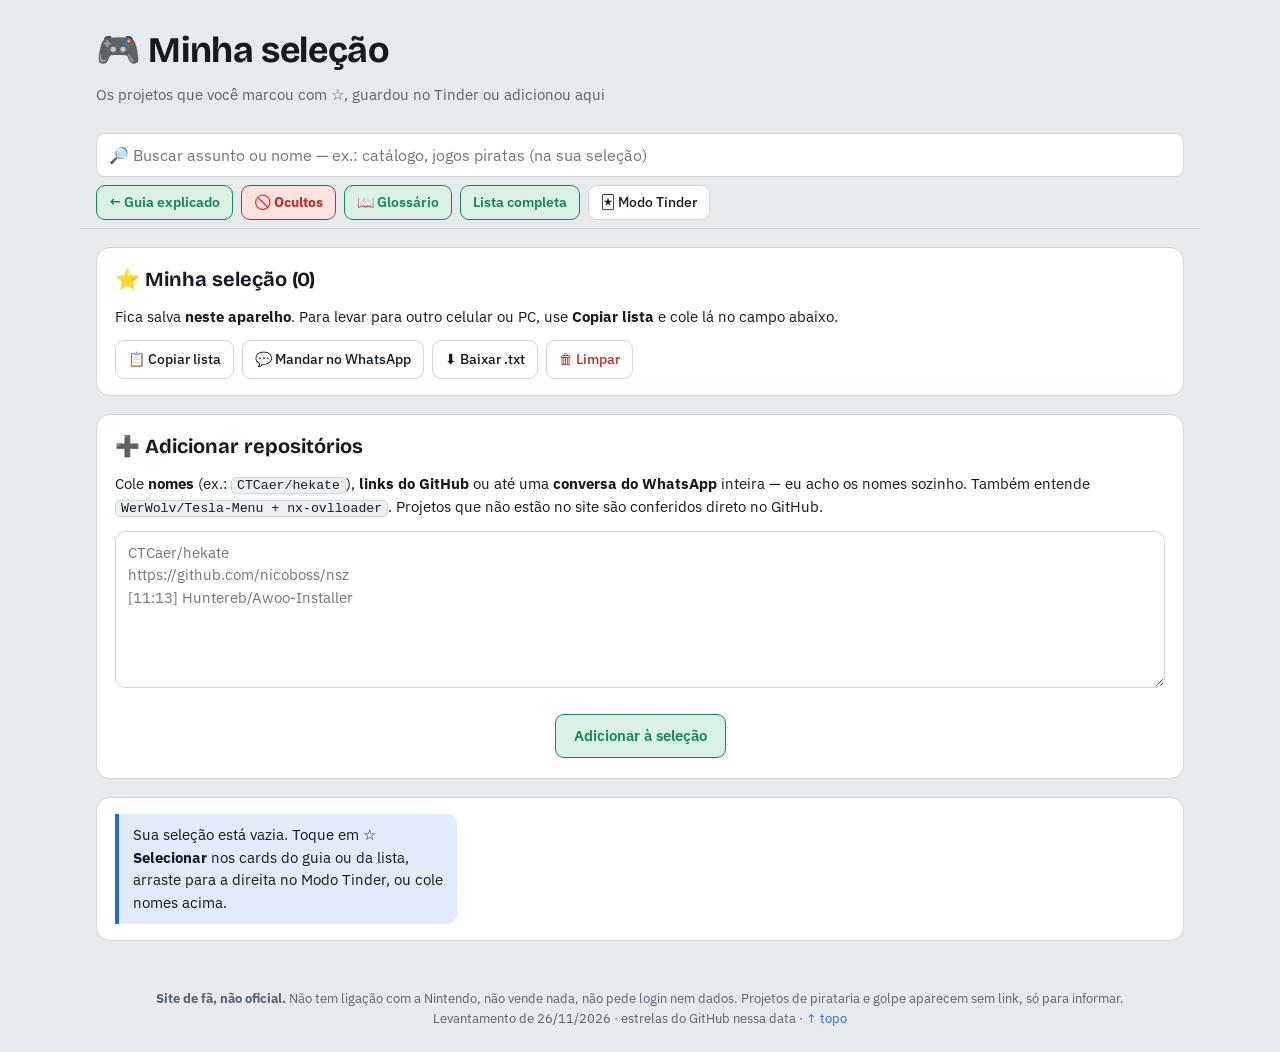
<file: minha.html>
<!doctype html><html lang="pt-BR"><head><meta charset="utf-8">
<meta name="viewport" content="width=device-width,initial-scale=1,viewport-fit=cover">
<meta name="theme-color" content="#13894f"><meta name="mobile-web-app-capable" content="yes">
<link rel="preconnect" href="https://fonts.googleapis.com"><link rel="preconnect" href="https://fonts.gstatic.com" crossorigin>
<link href="https://fonts.googleapis.com/css2?family=Bricolage+Grotesque:opsz,wght@12..96,600;12..96,700&family=IBM+Plex+Sans:wght@400;500;600&display=swap" rel="stylesheet">
<title>Minha seleção — Nintendo no GitHub</title><style>:root{--bg:#e7eaed;--surface:#fff;--ink:#141a1f;--muted:#58626b;--line:#d0d6db;--accent:#13894f;--accent-ink:#fff;--accent-soft:#dcf1e5;--pt:#13894f;--pt-bg:#e0f3e8;--blue:#2b67d1;--blue-bg:#e2ebfa;--gray:#4f5a63;--gray-bg:#e4e8eb;--pronta:#0f7f78;--pronta-bg:#dcf1ef;--veto:#b8322a;--veto-bg:#fae3e1;--sua:#2b67d1;--sua-bg:#e2ebfa;--star:#2b67d1;--star-bg:#e2ebfa;--cod:#eef1f3;--term:#0c1013;--term-ink:#8ff0b8;
--font-display:"Bricolage Grotesque","Segoe UI",system-ui,sans-serif;--font-body:"IBM Plex Sans","Segoe UI",system-ui,-apple-system,sans-serif;color-scheme:light}
@media (prefers-color-scheme:dark){:root{--bg:#0f1316;--surface:#171c21;--ink:#e2e8ed;--muted:#8d98a2;--line:#29313a;--accent:#38d98a;--accent-ink:#0b0f12;--accent-soft:#11281c;--pt:#38d98a;--pt-bg:#0f2619;--blue:#5ea4ff;--blue-bg:#122238;--gray:#a3adb6;--gray-bg:#20262c;--pronta:#3fd0c4;--pronta-bg:#0e2a28;--veto:#ff7d72;--veto-bg:#3b1714;--sua:#5ea4ff;--sua-bg:#122238;--star:#5ea4ff;--star-bg:#122238;--cod:#1d2329;--term:#080b0d;--term-ink:#5ff59e;color-scheme:dark}}
*{box-sizing:border-box}
html{-webkit-text-size-adjust:100%;scroll-padding-top:70px}
body{margin:0;background:var(--bg);color:var(--ink);font-family:var(--font-body);font-size:15px;line-height:1.5}
a{color:var(--blue);text-decoration:none;word-break:break-word}
h1,h2,h3{font-family:var(--font-display);text-wrap:balance;margin:0}
h1{font-size:clamp(26px,4vw,36px);font-weight:700;letter-spacing:-.01em}
.wrap{max-width:1120px;margin:0 auto;padding:24px 16px 48px;display:grid;gap:18px}
.sub{margin:6px 0 0;color:var(--muted)}
.resumo{margin:10px 0 0;font-size:17px;max-width:70ch}
/* barra fixa: busca + atalhos */
.pular{position:sticky;top:0;z-index:4;margin:0 -16px;padding:8px 16px;background:var(--bg);background:color-mix(in srgb,var(--bg) 94%,transparent);-webkit-backdrop-filter:blur(6px);backdrop-filter:blur(6px);border-bottom:1px solid var(--line);display:grid;gap:8px;padding-top:calc(8px + env(safe-area-inset-top))}
#q{width:100%;font:inherit;font-size:16px;color:var(--ink);background:var(--surface);border:1px solid var(--line);border-radius:9px;padding:9px 12px}
#q:focus{outline:2px solid var(--accent);border-color:var(--accent)}
.pular-trilho{display:flex;gap:8px;overflow-x:auto;scrollbar-width:none;overscroll-behavior-x:contain}
.pular-trilho::-webkit-scrollbar{display:none}
.pular-trilho a,.filtros button{flex:none;font:inherit;font-weight:500;font-size:14px;border:1px solid var(--line);background:var(--surface);color:var(--ink);border-radius:9px;padding:6px 12px;white-space:nowrap;cursor:pointer}
.pular-trilho a.lc{border-color:var(--accent);color:var(--accent);font-weight:600}
/* blocos de contagem (como os de status da estante) */
.tiles{display:grid;grid-template-columns:repeat(auto-fill,minmax(150px,1fr));gap:10px}
@media (max-width:420px){.tiles{grid-template-columns:1fr 1fr}}
.tile{display:grid;gap:2px;text-align:left;color:var(--ink);background:var(--cbg);border:2px solid transparent;border-radius:12px;padding:12px 14px}
.tile:active{border-color:var(--c)}
.tile .num{font-family:var(--font-display);font-size:28px;font-weight:700;color:var(--c);line-height:1.1;font-variant-numeric:tabular-nums}
.tile .lbl{font-weight:600}
.tile .dsc{font-size:13px;color:var(--muted)}
.c0{--c:var(--gray);--cbg:var(--gray-bg)}.c1{--c:var(--accent);--cbg:var(--accent-soft)}.c2{--c:var(--blue);--cbg:var(--blue-bg)}
.c3{--c:var(--pronta);--cbg:var(--pronta-bg)}.c4{--c:var(--pt);--cbg:var(--pt-bg)}.c5{--c:var(--blue);--cbg:var(--blue-bg)}.c6{--c:var(--gray);--cbg:var(--gray-bg)}
/* painéis / seções */
.panel,.sec{background:var(--surface);border:1px solid var(--line);border-radius:14px}
.panel{padding:16px 18px;display:grid;gap:12px}
.panel h2{font-size:21px;font-weight:700}
.sec{scroll-margin-top:110px}
.sec summary{list-style:none;cursor:pointer;padding:14px 16px;display:flex;align-items:center;gap:10px;-webkit-tap-highlight-color:transparent}
.sec summary::-webkit-details-marker{display:none}
.sec summary .dot{flex:none;width:12px;height:12px;border-radius:50%;background:var(--c)}
.sec summary h2{font-size:20px;font-weight:700;line-height:1.25}
.sec summary .count{margin-left:auto;flex:none;color:var(--muted);font-variant-numeric:tabular-nums;font-size:14px}
.sec summary::after{content:"▾";flex:none;color:var(--muted);transition:transform .2s}
.sec:not([open]) summary::after{transform:rotate(-90deg)}
.in{padding:0 16px 16px;display:grid;gap:10px}
.in>h3{font-size:17px;font-weight:700;margin-top:10px;padding-top:12px;border-top:1px solid var(--line)}
p{margin:0}
/* cards */
.cards{display:grid;grid-template-columns:repeat(auto-fill,minmax(270px,1fr));gap:12px}
@media (max-width:560px){.cards{grid-template-columns:1fr}}
.card{background:var(--surface);border:1px solid var(--line);border-radius:12px;padding:14px;display:flex;flex-direction:column;gap:8px;content-visibility:auto;contain-intrinsic-size:auto 140px}
.card.r{border-color:var(--pt);box-shadow:inset 0 0 0 1px var(--pt)}
.card.morto{border-style:dashed}
.card p{font-size:15px}
.ct{font-family:var(--font-display);font-size:17px;font-weight:600;line-height:1.25;word-break:break-word}
.bs{display:flex;flex-wrap:wrap;gap:6px}
.b{font-size:12px;padding:1px 8px;border-radius:999px;border:1px solid var(--line);color:var(--muted);white-space:nowrap}
.st{border-color:var(--star);color:var(--star);background:var(--star-bg);font-weight:600}
.arq{border-style:dashed}
.rec-b{border-color:var(--pt);background:var(--pt);color:#fff;font-weight:600}
@media (prefers-color-scheme:dark){.rec-b{color:#0d1219}}
.gr{border-color:var(--accent);color:var(--accent)}
code{background:var(--cod);border:1px solid var(--line);border-radius:5px;padding:0 5px;font-size:.88em;word-break:break-word}
/* blocos de ajuda */
.rec{margin:0;padding:10px 14px;border-left:4px solid var(--pt);background:var(--pt-bg);border-radius:0 10px 10px 0}
.nota{margin:0;padding:10px 14px;border-left:4px solid var(--sua);background:var(--sua-bg);border-radius:0 10px 10px 0}
.ex{border-radius:12px;overflow:hidden;border:1px solid var(--line)}
.ex-t{background:var(--gray-bg);color:var(--ink);font-family:var(--font-display);font-size:14px;font-weight:600;padding:8px 12px;border-bottom:1px solid var(--line)}
.ex pre{margin:0;padding:12px;overflow-x:auto;background:var(--term);color:var(--term-ink);font-family:ui-monospace,"Cascadia Mono",Consolas,monospace;font-size:13px;line-height:1.55}
.ex code{background:none;border:0;padding:0;font-size:inherit;word-break:normal;white-space:pre}
.passos{margin:0;padding-left:22px;display:grid;gap:6px}
.dicas,.quero{display:grid;grid-template-columns:repeat(auto-fill,minmax(240px,1fr));gap:8px}
.dicas div,.quero div{background:var(--bg);border:1px solid var(--line);border-radius:10px;padding:10px 12px;display:grid;gap:2px}
.dicas span,.quero span{color:var(--muted);font-size:14px}
/* lista completa */
.filtros{display:flex;gap:8px;overflow-x:auto;scrollbar-width:none;padding-bottom:2px}
.filtros::-webkit-scrollbar{display:none}
.filtros button[aria-pressed="true"]{background:var(--accent);color:var(--accent-ink);border-color:var(--accent)}
.mais{display:block;margin:14px auto 4px;font:inherit;font-weight:600;border:1px solid var(--accent);background:var(--accent-soft);color:var(--accent);border-radius:9px;padding:10px 18px;cursor:pointer}
.mais[hidden]{display:none}
#nada{text-align:center;color:var(--muted);padding:30px}
.oculto{display:none!important}
footer{text-align:center;color:var(--muted);font-size:13px;padding:0 16px calc(24px + env(safe-area-inset-bottom))}
.forte{font-size:14px!important;padding:8px 10px;border-radius:9px;background:var(--pt-bg);border-left:3px solid var(--pt)}
.forte b{color:var(--pt)}
h1{color:var(--ink)}h1::first-letter{color:var(--accent)}
.pular-trilho a.lc{background:var(--accent-soft)}
.wrap{grid-template-columns:minmax(0,1fr)}
.wrap>*,.in>*,.panel>*,.cards>*,.t-corpo>*{min-width:0}
html,body{overflow-x:hidden}
.meta{display:flex;flex-wrap:wrap;align-items:center;gap:6px 10px;margin-top:auto;padding-top:4px}
.quando{font-size:13px;color:var(--muted)}
.quando.q-viva{color:var(--pt);font-weight:600}
.baixar{margin-left:auto;font-size:14px;font-weight:600;color:#fff;background:var(--pt);border-radius:9px;padding:6px 12px;white-space:nowrap}
@media (prefers-color-scheme:dark){.baixar{color:#0b0f12}}
.filtros small{opacity:.7;font-size:12px}
.filtros.ordem{align-items:center}
.filtros.ordem span{flex:none;font-size:13px;color:var(--muted)}
.btn{font:inherit;font-size:14px;font-weight:500;border:1px solid var(--line);background:var(--surface);color:var(--ink);border-radius:9px;padding:8px 12px;cursor:pointer}
.m-acoes{display:flex;flex-wrap:wrap;gap:8px}
.m-perigo{color:var(--veto)}
#m-txt{width:100%;font:inherit;font-size:15px;color:var(--ink);background:var(--surface);border:1px solid var(--line);border-radius:10px;padding:10px 12px;resize:vertical}
#m-txt:focus{outline:2px solid var(--accent);border-color:var(--accent)}
.m-en{color:var(--muted);font-size:13px}
.panel h2{font-size:20px}
.card.ocu-card{border-style:dashed;background:var(--gray-bg)}
.card.ocu-card.perigo{border-color:var(--veto);border-style:solid;background:var(--veto-bg)}
.ocu-b{border-color:var(--gray);color:var(--gray);font-weight:600}
.semlink{color:var(--ink);text-decoration:line-through dotted;text-decoration-thickness:1px}
.ocu-m{font-size:14px!important}
.risco{font-size:14px!important;padding:8px 10px;border-radius:9px;background:var(--veto-bg);border-left:3px solid var(--veto)}
.risco b{color:var(--veto)}
.barras{display:grid;gap:6px}
.br{display:grid;grid-template-columns:minmax(80px,32%) 1fr auto;align-items:center;gap:8px;font-size:14px;padding:2px 0;cursor:default}
.br-n{white-space:nowrap;overflow:hidden;text-overflow:ellipsis}
.br-t{display:block;height:14px;background:var(--gray-bg);border-radius:4px;overflow:hidden}
.br-b{display:block;height:100%;background:var(--accent);border-radius:0 4px 4px 0}
.br:hover .br-b,.br:active .br-b{filter:brightness(1.15)}
.br:hover .br-n{font-weight:600}
.br-v{font-variant-numeric:tabular-nums;font-weight:600;min-width:3.5em;text-align:right}
.tab{overflow-x:auto;border:1px solid var(--line);border-radius:10px}
.tab table{border-collapse:collapse;width:100%;font-size:14px}
.tab th{text-align:left;background:var(--gray-bg);font-weight:600;padding:8px 10px;white-space:nowrap}
.tab td{padding:8px 10px;border-top:1px solid var(--line);vertical-align:top}
.tab td:nth-child(3){font-variant-numeric:tabular-nums;white-space:nowrap}
.lei{display:grid;gap:10px}
.lei>div{border:1px solid var(--line);border-left:4px solid var(--veto);border-radius:10px;padding:10px 12px;background:var(--surface)}
.lei h3{font-size:16px;margin-bottom:4px}
.lei .pena{font-size:13px;color:var(--muted)}
.difs{display:grid;grid-template-columns:repeat(auto-fill,minmax(250px,1fr));gap:10px}
.dif{border:1px solid var(--line);border-top:5px solid var(--c);border-radius:12px;padding:12px 14px;display:grid;gap:6px;align-content:start;background:var(--surface)}
.dif p{font-size:14px}
.dif-t{display:flex;align-items:center;gap:8px;flex-wrap:wrap}
.dif-t h3{font-size:18px;color:var(--c)}
.dif-i{font-size:24px}
.dif-n{margin-left:auto;font-size:12px;font-weight:700;color:var(--c);border:1px solid var(--c);border-radius:999px;padding:1px 8px}
.d-pir{--c:var(--veto)}.d-gol{--c:var(--sua)}.d-mal{--c:var(--rom,#b4245f)}.d-ok{--c:var(--pt)}
:root{--rom:#b4245f}@media (prefers-color-scheme:dark){:root{--rom:#ff8fbf}}
.d-gol{--c:#b26b00}@media (prefers-color-scheme:dark){.d-gol{--c:#f2aa3f}}
.susp-b{border-color:#b26b00;color:#b26b00;font-weight:600}
@media (prefers-color-scheme:dark){.susp-b{border-color:#f2aa3f;color:#f2aa3f}}
.ids{display:flex;flex-wrap:wrap;gap:4px;font-size:12px;margin-top:6px}
details summary{cursor:pointer;color:var(--blue);font-size:14px}
.tp-pir{--tc:var(--veto)}.tp-gol{--tc:#b26b00}.tp-mal{--tc:var(--rom)}
@media (prefers-color-scheme:dark){.tp-gol{--tc:#f2aa3f}}
.b.tp-pir,.b.tp-gol,.b.tp-mal{border-color:var(--tc);background:var(--tc);color:#fff;font-weight:700}
@media (prefers-color-scheme:dark){.b.tp-pir,.b.tp-gol,.b.tp-mal{color:#0b0f12}}
.como{font-size:14px!important;padding:8px 10px;border-radius:9px;border-left:3px solid var(--tc,var(--line));background:var(--surface)}
.como b{color:var(--tc,var(--ink))}
h3.tp-h{color:var(--tc);font-size:19px;border-top:2px solid var(--tc);padding-top:12px;margin-top:14px}
@media (max-width:560px){
 .tab{border:0}
 .tab table,.tab tbody,.tab tr,.tab td{display:block;width:100%}
 .tab thead{display:none}
 .tab tr{border:1px solid var(--line);border-radius:10px;padding:10px 12px;margin-bottom:8px;background:var(--surface)}
 .tab td{border:0;padding:2px 0}
 .tab td:nth-child(1){display:inline-block;width:auto;margin-right:6px;font-weight:700;color:var(--muted)}
 .tab td:nth-child(1)::after{content:"."}
 .tab td:nth-child(2){display:inline;width:auto;font-weight:600;word-break:break-word}
 .tab td:nth-child(3){display:inline-block;width:auto;margin-left:8px;color:var(--star);font-weight:600}
 .tab td:nth-child(4){font-size:13px;color:var(--muted)}
}
.pular-trilho a.ocu-nav{background:var(--veto-bg);border-color:var(--veto);color:var(--veto);font-weight:700}
a.tile{text-decoration:none}
a.tile:active,a.tile:hover{border-color:var(--c)}
#faixa-ocu{margin:0 0 12px;padding:10px 14px;border-radius:10px;background:var(--veto-bg);border-left:4px solid var(--veto);font-size:14px}
#faixa-ocu[hidden]{display:none}
#faixa-ocu b{color:var(--veto)}
#faixa-ocu button{font:inherit;font-size:13px;font-weight:600;border:1px solid var(--line);background:var(--surface);color:var(--ink);border-radius:9px;padding:4px 10px;margin-top:6px;cursor:pointer}
.lg-b{border-color:var(--blue);color:var(--blue)}
#tema,#busca-topo{display:grid;gap:8px;margin:0 0 10px}
#tema[hidden],#busca-topo[hidden],#contagem[hidden]{display:none}
.tema{border:1px solid var(--line);border-left:5px solid var(--blue);border-radius:12px;padding:12px 14px;background:var(--surface)}
.tema h3{font-size:18px;margin:0 0 4px}
.tema p{font-size:15px;line-height:1.55}
#contagem{margin:0 0 10px;font-size:14px;color:var(--muted)}
.busca-link{margin:0;font-size:14px}
.simples{font-size:16px!important;line-height:1.55;padding:10px 12px;border-radius:10px;background:var(--blue-bg);border-left:4px solid var(--blue)}
.simples b{color:var(--blue)}
.tec{font-size:14px!important;color:var(--muted)}
.tec b{color:var(--ink)}
</style></head><body>
<div class="wrap">
<header><h1>🎮 Minha seleção</h1><p class="sub">Os projetos que você marcou com ☆, guardou no Tinder ou adicionou aqui</p></header>
<div class="pular"><input id="q" type="search" placeholder="🔎 Buscar assunto ou nome — ex.: catálogo, jogos piratas (na sua seleção)" autocomplete="off" aria-label="Buscar"><div class="pular-trilho"><a href="index.html" class="lc">← Guia explicado</a><a href="lista.html#ocultos" class="ocu-nav">🚫 Ocultos</a><a href="glossario.html" class="lc">📖 Glossário</a><a href="lista.html" class="lc">Lista completa</a><a href="index.html#tinder">🃏 Modo Tinder</a></div></div>
<section class="panel"><h2>⭐ Minha seleção (<span id="m-total">0</span>)</h2><p>Fica salva <b>neste aparelho</b>. Para levar para outro celular ou PC, use <b>Copiar lista</b> e cole lá no campo abaixo.</p><div class="m-acoes"><button class="btn" data-m="copiar">📋 Copiar lista</button><button class="btn" data-m="zap">💬 Mandar no WhatsApp</button><button class="btn" data-m="txt">⬇ Baixar .txt</button><button class="btn m-perigo" data-m="limpar">🗑 Limpar</button></div></section><section class="panel"><h2>➕ Adicionar repositórios</h2><p>Cole <b>nomes</b> (ex.: <code>CTCaer/hekate</code>), <b>links do GitHub</b> ou até uma <b>conversa do WhatsApp</b> inteira — eu acho os nomes sozinho. Também entende <code>WerWolv/Tesla-Menu + nx-ovlloader</code>. Projetos que não estão no site são conferidos direto no GitHub.</p><textarea id="m-txt" rows="6" placeholder="CTCaer/hekate&#10;https://github.com/nicoboss/nsz&#10;[11:13] Huntereb/Awoo-Installer"></textarea><button id="m-add" class="mais">Adicionar à seleção</button><p id="m-msg" class="nota" hidden></p></section><section class="panel"><div id="m-lista" class="cards"></div></section><p id="nada" hidden>Nada encontrado.</p>
</div>
<footer><b>Site de fã, não oficial.</b> Não tem ligação com a Nintendo, não vende nada, não pede login nem dados. Projetos de pirataria e golpe aparecem sem link, só para informar.<br>Levantamento de 26/11/2026 · estrelas do GitHub nessa data · <a href="#" onclick="scrollTo(0,0);return false">↑ topo</a></footer>
<script>/* tempo.js — "atualizado há X" calculado na hora em que a página abre */
window.quandoTxt = function (p, arq) {
  if (!p) return null;
  var d = new Date(p + "T12:00:00"), dias = Math.floor((Date.now() - d.getTime()) / 864e5), t, c;
  if (dias < 1) t = "hoje"; else if (dias < 2) t = "ontem";
  else if (dias < 31) t = "há " + dias + " dias";
  else if (dias < 365) { var m = Math.round(dias / 30.4); t = "há " + m + (m > 1 ? " meses" : " mês"); }
  else { var a = Math.floor(dias / 365); t = "há " + a + (a > 1 ? " anos" : " ano"); }
  c = arq ? "q-arq" : dias <= 60 ? "q-viva" : dias <= 365 ? "q-ok" : dias <= 730 ? "q-lenta" : "q-parada";
  var ic = { "q-viva": "🟢", "q-ok": "🟢", "q-lenta": "🟡", "q-parada": "⚪", "q-arq": "⚪" }[c];
  return { t: ic + " " + (arq ? "arquivado · última mudança " : "atualizado ") + t, c: c };
};
window.preencherQuando = function (raiz) {
  (raiz || document).querySelectorAll(".quando[data-p]:not([data-ok])").forEach(function (el) {
    var q = window.quandoTxt(el.getAttribute("data-p"), el.getAttribute("data-a") === "1");
    if (q) { el.textContent = q.t; el.className = "quando " + q.c; el.setAttribute("data-ok", "1"); }
  });
};
document.addEventListener("DOMContentLoaded", function () { window.preencherQuando(); });
/* inteli.js — busca inteligente: entende assuntos e sinônimos em português e mostra um cartão explicando o tema. */
(function () {
  "use strict";
  function norm(t) { return String(t || "").toLowerCase().normalize("NFD").replace(/[̀-ͯ]/g, ""); }
  var PARE = ("a o as os de da do das dos e em um uma uns umas para pra por com sem no na nos nas que como qual quais sobre " +
              "the of and for to in on with is ser sao eh tem ter").split(" ");
  function raiz(w) {  // "stemming" simples: plural e terminações comuns
    if (w.length > 4) w = w.replace(/(oes|aes|ais|eis|ois)$/, "o").replace(/(ns)$/, "m").replace(/(es|s)$/, "");
    return w;
  }
  // temas: gatilhos (regex em texto normalizado), termos extras para procurar, explicação, se mostra ocultos de pirataria
  var TEMAS = [
    { id: "catalogo", tit: "📚 Catálogos e lojas de jogos",
      gat: /catalog|loja|shop|store|indice|vitrine|cardapio|lista de jogo|banco de dados|titledb|database|tinfoil/,
      extra: ["catalogo", "loja", "shop", "store", "indice", "lista de jogos", "titledb", "banco de dados", "eshop", "biblioteca", "tinfoil", "ownfoil", "nut", "database", "vitrine"],
      pir: 1,
      txt: "“Catálogo de jogos” pode ser três coisas bem diferentes: (1) a <b>loja oficial</b> (eShop) e bancos de dados com nomes e códigos dos jogos (titledb) — legítimo; " +
           "(2) programas que organizam <b>a sua própria biblioteca</b> e mandam os seus jogos para o seu console (ownfoil, nut) — legítimo; " +
           "(3) <b>“lojas” do Tinfoil</b> e índices com jogos de terceiros guardados em Google Drive ou servidores — <b>pirataria</b>." },
    { id: "pirataria", tit: "🏴‍☠️ Jogos piratas e pirataria",
      gat: /pirat|ilegal|sem licenca|warez|crack|baixar jogo|download de jogo|jogos? gratis|rom gratis|copia ilegal/,
      extra: ["pirataria", "pirata", "sem licenca", "baixa jogos", "download", "rom", "nsp", "xci", "tinfoil", "loja", "chaves", "prod.keys", "crack", "material protegido", "facilita pirataria", "direito autoral"],
      pir: 1,
      txt: "Pirataria é copiar, baixar ou distribuir jogos, firmware ou chaves <b>sem autorização</b> de quem tem os direitos. " +
           "Aqui aparecem as ferramentas e sites encontrados (sem link) e o que diz a lei: Código Penal art. 184 e Lei do Software 9.609/98. " +
           "<a href=\"riscos.html\">⚖️ Ver a página completa sobre pirataria, golpe e vírus</a>." },
    { id: "biblioteca", tit: "🗂️ Bibliotecas de jogos",
      gat: /bibliotec|library|colec|acervo|gerenciad|organiz|launcher|frontend/,
      extra: ["biblioteca", "library", "colecao", "gerenciador", "gerencia", "organiza", "launcher", "frontend", "catalogo", "backup", "ownfoil", "nut", "playnite", "retroarch"],
      pir: 1,
      txt: "Uma <b>biblioteca de jogos</b> legítima organiza os jogos que <b>você tem</b> (capas, nomes, versões) e abre no emulador ou manda para o seu console — ex.: frontends, ownfoil, nut. " +
           "Vira pirataria quando a “biblioteca” é de jogos <b>de outras pessoas</b>, compartilhada para qualquer um baixar." },
    { id: "instalacao", tit: "📡 Instalação de jogos pela internet ou pela rede",
      gat: /instal|install|online|pela rede|rede local|wifi|wi-fi|internet|remot|servidor|nuvem|google drive|usb|tinfoil|dbi|awoo/,
      extra: ["instalar", "instalador", "instala", "install", "installer", "rede", "network", "servidor", "server", "online", "internet", "google drive", "drive", "tinfoil", "dbi", "awoo", "goldleaf", "sphaira", "loja", "shop", "nsp", "nut", "ownfoil"],
      pir: 1,
      txt: "Instaladores para Switch desbloqueado (Awoo, Goldleaf, DBI, sphaira, Tinfoil) conseguem instalar jogos <b>pelo cabo, pela rede de casa ou pela internet</b>. " +
           "Isso é legítimo com os <b>seus</b> arquivos (cópia do seu cartucho ou da sua conta). A <b>“instalação online pirata”</b> acontece quando o instalador é apontado para uma " +
           "<b>“loja”</b> — um endereço com jogos de terceiros em Google Drive ou servidores — e o console baixa e instala sem pagar." },
    { id: "golpe", tit: "🎣 Golpes",
      gat: /golpe|fraude|scam|gift ?card|codigo.*gratis|gratis.*codigo|gerador|generator|cartao presente|ganhe/,
      extra: ["golpe", "fraude", "codigos gratis", "gift card", "gerador", "eshop", "roubo de conta", "login", "senha"],
      pir: 1,
      txt: "Golpe é <b>enganar</b> para tirar dinheiro, dados ou a conta: “códigos grátis da eShop”, “gerador de gift card”, console “desbloqueado com 100 jogos” que nunca chega. " +
           "A vítima não recebe nada. Pode configurar estelionato (Código Penal art. 171) e fraude eletrônica." },
    { id: "virus", tit: "🦠 Vírus e iscas",
      gat: /virus|malware|isca|trojan|perigos|seguranca|seguro|roubar senha|hack(?!ing)/,
      extra: ["malware", "virus", "isca", "padrao de isca", "roubo de conta", "suspeito"],
      pir: 1,
      txt: "Vírus (malware) vem <b>disfarçado</b> de emulador, crack ou jogo grátis e, ao abrir, rouba senhas, minera criptomoeda ou dá acesso ao aparelho. " +
           "Aqui os casos aparecem como <b>suspeitos</b> quando só o padrão de isca foi identificado." },
    { id: "emulador", tit: "🎮 Emuladores",
      gat: /emula/, extra: ["emulador", "emula", "emulator", "dolphin", "cemu", "azahar", "melonds", "mgba", "retroarch"],
      txt: "Emulador é um programa que imita um videogame no PC ou celular. <b>Emulador é legal</b>; o problema é de onde vêm os jogos (o certo é usar cópias dos seus)." },
    { id: "desbloqueio", tit: "🔓 Desbloqueio (CFW)",
      gat: /desbloque|destrav|cfw|custom firmware|atmosphere|hekate|jailbreak|modific|hackear/,
      extra: ["cfw", "atmosphere", "hekate", "desbloqueio", "desbloqueado", "custom firmware", "emummc", "payload", "rcm", "homebrew"],
      txt: "Desbloquear o console (CFW, como o Atmosphère) libera homebrew, mods e traduções. <b>Não é crime por si só</b>, mas contorna proteções: pode dar <b>banimento online</b> " +
           "e, no Brasil, responsabilidade civil (Lei 9.610/98, art. 107). Também é a porta de entrada para a pirataria." },
    { id: "traducao", tit: "🌐 Traduções de fã",
      gat: /tradu|portugues|legenda|localiza|patch.*pt|ptbr|pt-br|hanhua|汉化/,
      extra: ["traducao", "tradutor", "traduz", "translation", "localizacao", "patch", "texto", "fonte", "msbt", "kuriimu"],
      txt: "Traduções de fã são <b>patches</b> aplicados no jogo que você já tem — não contêm o jogo. Ferramentas como Switch-Toolbox e Kuriimu abrem textos, fontes e imagens." },
    { id: "amiibo", tit: "🪆 amiibo",
      gat: /amiibo|nfc|flipper|tagmo/, extra: ["amiibo", "nfc", "flipper", "tagmo", "bin", "dump"],
      txt: "amiibo são bonecos com chip NFC que liberam bônus. Gravar o <b>seu</b> amiibo é backup; espalhar arquivos de centenas de amiibos para quem não comprou é distribuir material protegido." }
  ];
  function analisar(q) {
    var nq = norm(q).trim(), toks = nq.split(/[^a-z0-9.+#-]+/).filter(function (w) { return w && PARE.indexOf(w) < 0; }).map(raiz);
    var temas = TEMAS.filter(function (t) { return t.gat.test(nq); });
    var extras = [];
    temas.forEach(function (t) { t.extra.forEach(function (e) { e = norm(e); if (extras.indexOf(e) < 0) extras.push(e); }); });
    if (temas.length) {  // com assunto, palavras genéricas não contam
      var GEN = ["jogo", "game", "nintendo", "console", "video", "videogame", "programa", "app", "online", "pirata", "pirataria"];
      toks = toks.filter(function (w) { return GEN.indexOf(w) < 0; });
    }
    return { q: nq, toks: toks, extras: extras, temas: temas, pir: temas.some(function (t) { return t.pir; }) };
  }
  // pontua um texto já normalizado; campos: [{t: texto, p: peso}]
  function pontuar(campos, an) {
    if (!an.q) return 1;
    var s = 0, achouTok = 0;
    campos.forEach(function (c) {
      if (!c.t) return;
      if (an.q.length > 3 && c.t.indexOf(an.q) >= 0) s += 6 * c.p;           // frase inteira
      an.toks.forEach(function (w) { if (w.length > 1 && c.t.indexOf(w) >= 0) { s += 2 * c.p; achouTok++; } });
      an.extras.forEach(function (e) { if (c.t.indexOf(e) >= 0) s += 1 * c.p; });
    });
    // com tema: precisa bater em algum termo do assunto (ou na frase inteira)
    if (an.temas.length) {
      var tudo2 = campos.map(function (c) { return c.t || ""; }).join(" ");
      var bate = an.extras.some(function (e) { return tudo2.indexOf(e) >= 0; }) || tudo2.indexOf(an.q) >= 0;
      if (!bate) return 0;
    }
    // sem tema: exige que todas as palavras apareçam em algum campo
    if (!an.temas.length) {
      var tudo = campos.map(function (c) { return c.t || ""; }).join(" ");
      if (!an.toks.every(function (w) { return tudo.indexOf(w) >= 0; })) return 0;
    }
    return s;
  }
  function cartao(an) {
    if (!an.temas.length) return "";
    return an.temas.slice(0, 2).map(function (t) {
      return '<div class="tema"><h3>' + t.tit + "</h3><p>" + t.txt + "</p></div>";
    }).join("");
  }
  window.INTELI = { norm: norm, analisar: analisar, pontuar: pontuar, cartao: cartao };
})();
/* selecao.js — "Minha seleção": estrela ☆/★ em cada card + botão flutuante.
   Fica no aparelho (localStorage), na mesma chave dos "guardados" do Tinder (ngh-T-sim). */
(function () {
  "use strict";
  var K = "ngh-T-sim";
  function ler() { try { var v = JSON.parse(localStorage.getItem(K) || "{}"); return v && typeof v === "object" && !Array.isArray(v) ? v : {}; } catch (e) { return {}; } }
  function gravar(v) { try { localStorage.setItem(K, JSON.stringify(v)); } catch (e) {} }
  function chave(n) { return String(n || "").trim().replace(/^https?:\/\/github\.com\//i, "").replace(/\.git$/, "").replace(/\/+$/, "").split(/[?#]/)[0]; }
  var SEL = window.SEL = {
    todos: function () { return ler(); },
    tem: function (n) { var s = ler(), k = chave(n).toLowerCase(); return Object.keys(s).some(function (x) { return x.toLowerCase() === k; }); },
    add: function (n, extra) {
      var s = ler(), k = chave(n); if (!/^[\w.-]+\/[\w.-]+$/.test(k)) return false;
      if (SEL.tem(k)) return false;
      var o = extra || {}; o.n = k; o.u = "https://github.com/" + k; o.t = Date.now();
      s[k] = o; gravar(s); SEL.pintar(); return true;
    },
    del: function (n) {
      var s = ler(), k = chave(n).toLowerCase();
      Object.keys(s).forEach(function (x) { if (x.toLowerCase() === k) delete s[x]; });
      gravar(s); SEL.pintar();
    },
    conta: function () { return Object.keys(ler()).length; },
    // marca os botões ☆/★ e atualiza o contador flutuante
    pintar: function (raiz) {
      var s = ler(), set = {};
      Object.keys(s).forEach(function (x) { set[x.toLowerCase()] = 1; });
      (raiz || document).querySelectorAll("[data-sel]").forEach(function (b) {
        var on = !!set[b.getAttribute("data-sel").toLowerCase()];
        b.setAttribute("aria-pressed", on); b.textContent = on ? "★ Na seleção" : "☆ Selecionar";
      });
      var f = document.getElementById("sel-flut");
      if (f) { var n = Object.keys(s).length; f.querySelector("b").textContent = n; f.hidden = !n && !/minha\.html/.test(location.pathname); }
    }
  };
  // ---- estilo ----
  var css = document.createElement("style");
  css.textContent = [
    ".sel{margin-left:auto;font:inherit;font-size:12px;font-weight:600;border:1px solid var(--line);background:var(--surface);color:var(--muted);border-radius:999px;padding:2px 10px;cursor:pointer;white-space:nowrap}",
    ".sel[aria-pressed=\"true\"]{border-color:var(--star);background:var(--star-bg);color:var(--star)}",
    "#sel-flut{position:fixed;right:14px;bottom:calc(14px + env(safe-area-inset-bottom));z-index:30;display:flex;align-items:center;gap:6px;background:var(--accent);color:var(--accent-ink);font-weight:700;border-radius:999px;padding:11px 16px;box-shadow:0 6px 18px rgba(0,0,0,.28);text-decoration:none}",
    "#sel-flut[hidden]{display:none}",
    "#sel-flut b{background:var(--accent-ink);color:var(--accent);border-radius:999px;padding:0 8px;font-size:13px}",
    "html.t-aberto #sel-flut{display:none}"
  ].join("\n");
  document.head.appendChild(css);
  // ---- botão nos cards do guia (os da lista já vêm com o botão) ----
  function porNosCards() {
    document.querySelectorAll(".card[data-repo]").forEach(function (c) {
      if (c.querySelector("[data-sel]")) return;
      var bs = c.querySelector(".bs"); if (!bs) return;
      var b = document.createElement("button"); b.className = "sel"; b.type = "button";
      b.setAttribute("data-sel", c.getAttribute("data-repo")); bs.appendChild(b);
    });
  }
  function flutuante() {
    if (/minha\.html/.test(location.pathname)) return;
    var a = document.createElement("a"); a.id = "sel-flut"; a.href = "minha.html";
    a.innerHTML = "⭐ Minha seleção <b>0</b>"; document.body.appendChild(a);
  }
  document.addEventListener("click", function (e) {
    var b = e.target.closest("[data-sel]"); if (!b) return;
    e.preventDefault();
    var n = b.getAttribute("data-sel");
    if (SEL.tem(n)) SEL.del(n);
    else {
      var c = b.closest(".card"), d = c && c.querySelector(".faz"), g = c && c.getAttribute("data-g");
      SEL.add(n, { d: d ? d.textContent.trim() : "", g: g || "" });
    }
  });
  window.addEventListener("storage", function (e) { if (e.key === K) SEL.pintar(); });
  function iniciar() { porNosCards(); flutuante(); SEL.pintar(); }
  if (document.readyState === "loading") document.addEventListener("DOMContentLoaded", iniciar); else iniciar();
})();
/* glossario.js — termos técnicos viram "botões": tocou, aparece a explicação simples embaixo da tela. */
(function () {
  "use strict";
  // [termo exibido, expressão (regex), explicação simples]
  var G = [
    ["amiibo", "amiibos?", "Bonequinhos e cartões da Nintendo com um chip (NFC). Ao encostar no console, liberam bônus nos jogos, como roupas, personagens ou itens."],
    ["NFC", "NFC", "Comunicação por aproximação, a mesma do pagamento por aproximação do celular. É assim que o amiibo conversa com o console."],
    ["Flipper Zero", "Flipper Zero", "Aparelhinho de bolso, vendido livremente, que lê e imita sinais como NFC, controle remoto e cartões. Dá para usá-lo para 'fingir' ser um amiibo."],
    ["dump", "dumps?|despej\\w*", "Cópia exata de algo tirada de um aparelho ou mídia: de um cartucho, da memória do console, de um amiibo. Fazer dump do que é seu é cópia de segurança; espalhar dumps é distribuir o conteúdo."],
    ["JSON", "JSON", "Formato de arquivo de texto organizado (listas e campos), fácil para programas lerem. Muito usado para guardar dados."],
    ["NSP", "NSP", "Formato de arquivo de jogo/atualização do Switch como vem da eShop. É o 'instalador' de um jogo."],
    ["XCI", "XCI", "Cópia (dump) de um cartucho de Switch inteiro em um arquivo."],
    ["NSZ / XCZ", "NSZ|XCZ", "Versões comprimidas (menores) de NSP e XCI."],
    ["ROM", "ROMs?", "Arquivo com o conteúdo de um jogo (geralmente de cartucho) para rodar em emulador. Ter a ROM do seu próprio cartucho é cópia de segurança; baixar ROMs de jogos que você não tem é pirataria."],
    ["ISO", "ISOs?", "Cópia de um disco inteiro em um arquivo (ex.: jogos de GameCube e Wii)."],
    ["emulador", "emulador(?:es)?|emulação|emula", "Programa que imita um videogame no PC ou celular, para rodar os jogos dele. Emulador em si é legal; o problema é de onde vêm os jogos."],
    ["firmware", "firmwares?", "O 'sistema operacional' do console (como o Android do celular). A Nintendo atualiza de tempos em tempos."],
    ["CFW", "CFW|custom firmware|firmware customizado|firmware modificado", "Firmware customizado: uma versão modificada do sistema do console que libera coisas que a Nintendo bloqueia (homebrew, mods, traduções — e também pirataria)."],
    ["Atmosphère", "Atmosph[eè]re", "O CFW mais usado no Switch. Roda por cima do sistema original e libera homebrew, mods e traduções."],
    ["hekate", "hekate", "Programa que liga primeiro no Switch desbloqueado e escolhe o que iniciar (o sistema original ou o Atmosphère). Também faz backups."],
    ["homebrew", "homebrews?", "Programa feito por fãs (não pela Nintendo) para rodar no console: gerenciadores de save, players de vídeo, jogos independentes."],
    ["Tinfoil", "Tinfoil", "Programa para Switch desbloqueado que instala jogos. Ficou famoso porque aceita 'lojas' — listas na internet de jogos para baixar sem pagar."],
    ["loja (Tinfoil)", "lojas?(?= do Tinfoil| Tinfoil| estilo Tinfoil)|shops?", "Endereço na internet que o Tinfoil lê como um 'cardápio' de jogos para baixar e instalar. Quase sempre com jogos piratas."],
    ["Google Drive", "Google Drive", "Serviço de guardar arquivos do Google. Muito usado para hospedar jogos piratas, porque é rápido e gratuito."],
    ["chaves (prod.keys / title.keys)", "prod\\.?keys|title\\.?keys|chaves de criptografia|chaves do Switch|chaves", "Códigos secretos que o Switch usa para trancar os jogos. Cada console tem as suas; sem elas, nenhum programa consegue abrir os arquivos de jogo. Espalhar essas chaves é distribuir material protegido."],
    ["ticket", "tickets?", "O 'recibo' digital que prova que você comprou um jogo na eShop. Sem ele o jogo não abre."],
    ["eShop", "eShop", "A loja digital oficial da Nintendo."],
    ["LayeredFS", "LayeredFS", "Recurso do Atmosphère que troca arquivos do jogo na hora em que ele roda, sem mexer no original. É assim que funcionam mods e traduções de fã."],
    ["RomFS", "RomFS", "A 'pasta' de dentro do jogo onde ficam textos, imagens, sons e fontes. É o que se edita numa tradução."],
    ["payload", "payloads?", "Pequeno programa enviado ao Switch por cabo, num modo especial, para iniciar o desbloqueio."],
    ["RCM", "RCM", "Modo de recuperação escondido dos primeiros Switch, usado para enviar o payload e desbloquear o console."],
    ["emuMMC", "emuMMC|emuNAND", "Uma cópia do sistema do Switch dentro do cartão SD. O desbloqueio roda nela, sem mexer no sistema original."],
    ["NAND", "NAND", "A memória interna do console, onde fica o sistema."],
    ["sysmodule", "sysmodules?|módulo de sistema", "Programa que fica rodando em segundo plano no Switch desbloqueado (ex.: overclock, controles de outros consoles)."],
    ["overlay", "overlays?", "Menu que aparece por cima do jogo, chamado por uma combinação de botões."],
    ["overclock", "overclock|underclock", "Fazer o processador trabalhar mais rápido (ou mais devagar) que o normal. Melhora o desempenho, mas esquenta e gasta mais bateria."],
    ["cheat", "cheats?|trapaças?|trainer", "Códigos que mudam o jogo (vida infinita, dinheiro, etc.)."],
    ["save", "saves?", "O arquivo com o seu progresso no jogo."],
    ["decompilação", "decompila\\w*", "Reconstruir, a partir do jogo pronto, um código que o programador consegue ler e modificar. Exige o jogo original para funcionar."],
    ["recompilação / port", "recompila\\w*|ports? nativos?|port\\b", "Transformar um jogo de console em programa que roda direto no PC/celular, sem emulador. Normalmente exige que você tenha o jogo."],
    ["romhack", "romhacks?", "Versão modificada de um jogo feita por fãs (fases novas, histórias novas, traduções)."],
    ["patch", "patch(?:es)?", "Arquivo que aplica mudanças num jogo que você já tem (correções, traduções, mods). Não contém o jogo."],
    ["mod", "mods?", "Modificação feita por fãs num jogo: visual, personagens, fases, regras."],
    ["tradução de fã", "tradução de fã|fan translation|汉化", "Tradução feita por fãs, sem ligação com a empresa, normalmente distribuída como patch."],
    ["BIOS", "BIOS", "Programa interno do console que alguns emuladores precisam para funcionar. É material da fabricante; o certo é extrair do seu aparelho."],
    ["CIA", "CIA", "Formato de instalador de jogos e apps do 3DS."],
    ["NUS / CDN", "NUS|CDN", "Os servidores de onde os consoles baixam jogos e atualizações oficiais. Programas que baixam direto deles sem compra facilitam a pirataria."],
    ["flashcart", "flashcarts?|flash ?cart", "Cartucho especial onde se grava ROMs num cartão de memória para rodar no console original."],
    ["modchip", "modchips?", "Chip soldado dentro do console para desbloqueá-lo."],
    ["repositório", "repositórios?", "A 'pasta' de um projeto no GitHub, com o código, as instruções e as versões para baixar."],
    ["estrelas (★)", "estrelas", "Os 'curtir' do GitHub. Quanto mais estrelas, mais gente acompanha o projeto."],
    ["Releases", "Releases?", "Aba do GitHub com as versões prontas para baixar — o programa já montado, sem precisar mexer em código."],
    ["fork", "forks?", "Cópia de um projeto que alguém fez para mudar por conta própria."],
    ["código aberto", "código aberto|open source", "Projeto que mostra todo o seu código para qualquer pessoa ver, conferir e melhorar."],
    ["bot", "bots?", "Programa que age sozinho: joga, responde mensagens, faz trocas automaticamente."],
    ["Discord", "Discord", "Aplicativo de chat por servidores, muito usado por comunidades de jogos."],
    ["Pokémon GO", "Pokémon GO", "Jogo de celular da Niantic (não da Nintendo) em que se captura Pokémon andando pela rua."],
    ["frontend", "frontends?", "Programa 'vitrine' que organiza jogos e emuladores num menu bonito."],
    ["libretro / núcleo", "libretro|núcleos?", "O libretro é o sistema por trás do RetroArch; cada 'núcleo' é um emulador de um console diferente."],
    ["FPGA", "FPGA", "Chip que pode ser 'reconfigurado' para virar o circuito de um console antigo — recria o hardware em vez de imitar por software."],
    ["linha de comando", "linha de comando|terminal|CLI", "Programa usado digitando comandos em texto, sem botões e janelas."],
    ["raspa (scraper)", "raspa|scraper|raspador", "Programa que entra num site automaticamente e copia as informações dele."],
    ["Zona cinzenta", "Zona cinzenta", "Não é crime por si só, mas contorna proteções do console: pode dar banimento online e, no Brasil, responsabilidade civil (Lei 9.610/98, art. 107)."],
    ["banimento", "banimento|banir|banido", "Quando a Nintendo detecta pirataria ou modificação e bloqueia o console ou a conta de usar o online e a eShop — geralmente para sempre."],
    ["malware", "malware|vírus", "Programa malicioso escondido: rouba senhas, minera criptomoeda ou dá acesso ao seu aparelho para outra pessoa."],
    ["isca", "isca", "Repositório montado para parecer útil (emulador, crack, jogo grátis) e levar a pessoa a baixar um arquivo perigoso."],
    ["crack / keygen", "cracks?|crackead\\w*|keygen", "Programas que burlam a licença de um software pago. Muitas vezes vêm com vírus."],
    ["DMCA", "DMCA", "Lei americana usada para pedir a retirada de conteúdo que viola direitos autorais. No GitHub, só o dono dos direitos pode pedir."]
  ];
  var MAPA = {}, partes = [];
  G.forEach(function (g, i) { MAPA[i] = g; partes.push("(" + g[1] + ")"); });
  var RE = new RegExp("(^|[^\\wÀ-ÿ])(" + partes.join("|") + ")(?=$|[^\\wÀ-ÿ])", "gi");
  function qual(m) {
    for (var i = 0; i < G.length; i++) if (new RegExp("^(?:" + G[i][1] + ")$", "i").test(m)) return i;
    return -1;
  }
  var ALVOS = ".faz,.forte,.como,.risco,.ocu-m,.t-desc,.dif p,.lei p,.tab td,.card p,.rec,.nota,.passos li";
  function marcar(raiz) {
    (raiz || document).querySelectorAll(ALVOS).forEach(function (el) {
      if (el.getAttribute("data-g")) return; el.setAttribute("data-g", "1");
      var vistos = {}, w = document.createTreeWalker(el, NodeFilter.SHOW_TEXT, null), nos = [], n;
      while ((n = w.nextNode())) { if (!n.parentNode.closest("a,button,code,.termo")) nos.push(n); }
      nos.forEach(function (t) {
        var s = t.nodeValue; RE.lastIndex = 0; if (!RE.test(s)) return; RE.lastIndex = 0;
        var frag = document.createDocumentFragment(), ult = 0, m;
        while ((m = RE.exec(s))) {
          var palavra = m[2], i = qual(palavra), ini = m.index + m[1].length;
          if (i < 0 || vistos[i]) continue;
          vistos[i] = 1;
          frag.appendChild(document.createTextNode(s.slice(ult, ini)));
          var b = document.createElement("button"); b.type = "button"; b.className = "termo"; b.setAttribute("data-i", i); b.textContent = palavra;
          frag.appendChild(b); ult = ini + palavra.length;
        }
        if (!ult) return;
        frag.appendChild(document.createTextNode(s.slice(ult)));
        t.parentNode.replaceChild(frag, t);
      });
    });
  }
  // folha de explicação
  var css = document.createElement("style");
  css.textContent = [
    ".termo{font:inherit;color:inherit;background:none;border:0;padding:0;margin:0;cursor:help;text-decoration:underline dotted;text-decoration-color:var(--blue);text-underline-offset:3px;text-decoration-thickness:2px}",
    ".termo:hover,.termo:focus{color:var(--blue);outline:none}",
    "#gl-folha{position:fixed;left:10px;right:10px;bottom:calc(10px + env(safe-area-inset-bottom));z-index:70;max-width:560px;margin:0 auto;background:var(--surface);color:var(--ink);border:1px solid var(--line);border-top:4px solid var(--blue);border-radius:14px;padding:14px 16px;box-shadow:0 10px 30px rgba(0,0,0,.3);display:grid;gap:6px}",
    "#gl-folha[hidden]{display:none}",
    "#gl-folha h4{margin:0;font-family:var(--font-display);font-size:17px;padding-right:36px}",
    "#gl-folha p{margin:0;font-size:15px;line-height:1.5}",
    "#gl-folha .x{position:absolute;top:8px;right:8px;width:34px;height:34px;border-radius:50%;border:1px solid var(--line);background:var(--surface);color:var(--ink);font-size:16px;cursor:pointer}",
    "#gl-folha a{font-size:13px}",
    ".gl-lista{display:grid;gap:8px;grid-template-columns:repeat(auto-fill,minmax(260px,1fr))}",
    ".gl-lista div{border:1px solid var(--line);border-radius:10px;padding:10px 12px;background:var(--surface)}",
    ".gl-lista b{display:block;font-family:var(--font-display);margin-bottom:2px}"
  ].join("\n");
  document.head.appendChild(css);
  var folha = document.createElement("div"); folha.id = "gl-folha"; folha.hidden = true;
  folha.innerHTML = '<button class="x" type="button" aria-label="Fechar">✕</button><h4></h4><p></p><a href="glossario.html">📖 Ver o glossário completo</a>';
  document.body.appendChild(folha);
  document.addEventListener("click", function (e) {
    var b = e.target.closest(".termo");
    if (b) {
      e.preventDefault(); e.stopPropagation();
      var g = MAPA[b.getAttribute("data-i")];
      folha.querySelector("h4").textContent = "📖 " + g[0];
      folha.querySelector("p").textContent = g[2];
      folha.hidden = false; return;
    }
    if (e.target.closest("#gl-folha .x") || (!e.target.closest("#gl-folha") && !folha.hidden)) folha.hidden = true;
  }, true);
  document.addEventListener("keydown", function (e) { if (e.key === "Escape") folha.hidden = true; });
  // página do glossário
  function listaCompleta() {
    var alvo = document.getElementById("gl-todos"); if (!alvo) return;
    alvo.innerHTML = G.slice().sort(function (a, b) { return a[0].localeCompare(b[0], "pt"); })
      .map(function (g) { return '<div data-s="' + (g[0] + " " + g[2]).toLowerCase().replace(/"/g, "") + '" class="card"><b>' + g[0] + "</b>" + g[2] + "</div>"; }).join("");
  }
  window.GLOS = { marcar: marcar };
  function iniciar() { listaCompleta(); marcar(); }
  if (document.readyState === "loading") document.addEventListener("DOMContentLoaded", iniciar); else iniciar();
})();
/* minha.js — página "Minha seleção": ver, adicionar (colar nomes/links/conversa), exportar. */
(function () {
  "use strict";
  var $ = function (s) { return document.querySelector(s); };
  var lst = $("#m-lista"), msg = $("#m-msg"), q = $("#q"), info = {}, carregou = false;
  function esc(t) { return String(t == null ? "" : t).replace(/[&<>"]/g, function (c) { return { "&": "&amp;", "<": "&lt;", ">": "&gt;", '"': "&quot;" }[c]; }); }
  function norm(t) { return String(t || "").toLowerCase().normalize("NFD").replace(/[̀-ͯ]/g, ""); }

  // dados da lista completa (português) para enriquecer a seleção
  function usar(d) { d.forEach(function (r) { info[r[0].toLowerCase()] = r; }); carregou = true; desenhar(); }
  if (window.LISTA) usar(window.LISTA);
  else fetch("lista.json").then(function (r) { return r.json(); }).then(usar).catch(function () { carregou = true; desenhar(); });

  // ---------- extrair dono/repo de qualquer texto ----------
  function extrair(txt) {
    var achados = [], visto = {};
    function por(o, r) {
      r = r.replace(/[.,;:)\]]+$/, "").replace(/\.git$/, "");
      if (!/[a-z]/i.test(o) || !/[a-z]/i.test(r)) return;
      if (/^(www|http|https)$/i.test(o)) return;
      var k = o + "/" + r; if (visto[k.toLowerCase()]) return; visto[k.toLowerCase()] = 1; achados.push(k);
    }
    String(txt).replace(/github\.com\/([\w.-]+)\/([\w.-]+)/gi, function (m, o, r) { por(o, r); return " "; })
      .replace(/(^|[\s(\[:,;])([A-Za-z0-9][\w.-]*)\/([\w.-]+)((?:\s*\+\s*[A-Za-z][\w.-]*)*)/g, function (m, a, o, r, mais) {
        por(o, r);
        (mais || "").split("+").forEach(function (x) { x = x.trim(); if (x) por(o, x); });   // "Dono/A + B" = Dono/B
        return " ";
      });
    return achados;
  }

  function consultarGitHub(k) {
    return fetch("https://api.github.com/repos/" + k, { headers: { Accept: "application/vnd.github+json" } })
      .then(function (r) {
        if (r.status === 404) return { naoExiste: true };
        if (!r.ok) return { semResposta: true };
        return r.json().then(function (j) {
          return { n: j.full_name, d: j.description || "", s: j.stargazers_count, p: (j.pushed_at || "").slice(0, 10), arq: j.archived };
        });
      }).catch(function () { return { semResposta: true }; });
  }

  $("#m-add").addEventListener("click", function () {
    var nomes = extrair($("#m-txt").value);
    if (!nomes.length) { aviso("Não achei nenhum nome no formato dono/repositório (ex.: CTCaer/hekate) nem link do GitHub."); return; }
    var add = [], ja = [], nao = [], incertos = [];
    aviso("Conferindo " + nomes.length + " no GitHub…");
    var fila = nomes.slice();
    (function proximo() {
      var k = fila.shift();
      if (!k) {
        desenhar();
        aviso((add.length ? "✅ " + add.length + " adicionado(s). " : "") + (ja.length ? ja.length + " já estavam na seleção. " : "") +
          (nao.length ? "❌ Não existem no GitHub: " + nao.join(", ") + ". " : "") +
          (incertos.length ? "⚠️ Adicionados sem conferir (GitHub não respondeu): " + incertos.join(", ") + "." : ""));
        if (add.length) $("#m-txt").value = "";
        return;
      }
      if (SEL.tem(k)) { ja.push(k); return proximo(); }
      var loc = info[k.toLowerCase()];
      if (loc) { SEL.add(loc[0], {}); add.push(loc[0]); return proximo(); }
      consultarGitHub(k).then(function (r) {
        if (r.naoExiste) nao.push(k);
        else if (r.semResposta) { SEL.add(k, {}); incertos.push(k); }
        else if (SEL.tem(r.n)) ja.push(r.n);
        else { SEL.add(r.n, { d: r.d, s: r.s, p: r.p, arq: r.arq, fora: 1 }); add.push(r.n); }
        proximo();
      });
    })();
  });

  function aviso(t) { msg.textContent = t; msg.hidden = !t; }

  function itens() {
    var s = SEL.todos();
    return Object.keys(s).map(function (k) {
      var x = s[k], r = info[k.toLowerCase()];
      return r ? { n: r[0], s: r[1], arq: r[2], g: r[3], d: r[4], f: r[5], p: r[6], rel: r[7], relt: r[8], t: x.t || 0, pt: 1 }
               : { n: k, s: x.s, arq: x.arq, g: x.g || "Fora da lista", d: x.d || "", f: "", p: x.p || "", rel: "", relt: "", t: x.t || 0, pt: 0 };
    }).sort(function (a, b) { return b.t - a.t; });
  }

  function desenhar() {
    var xs = itens(), termos = norm(q.value.trim()).split(/\s+/).filter(Boolean);
    var vis = xs.filter(function (x) { var s = norm(x.n + " " + x.g + " " + x.d + " " + x.f); return termos.every(function (t) { return s.indexOf(t) >= 0; }); });
    $("#m-total").textContent = xs.length;
    if (!xs.length) { lst.innerHTML = '<p class="nota">Sua seleção está vazia. Toque em <b>☆ Selecionar</b> nos cards do guia ou da lista, arraste para a direita no Modo Tinder, ou cole nomes acima.</p>'; return; }
    lst.innerHTML = vis.map(function (x) {
      var qd = window.quandoTxt && window.quandoTxt(x.p, x.arq);
      return '<div class="card"><div class="ct"><a href="https://github.com/' + esc(x.n) + '" target="_blank" rel="noopener">' + esc(x.n) + "</a></div>" +
        '<div class="bs">' + (x.s != null ? '<span class="b st">★ ' + esc(x.s) + "</span>" : "") + '<span class="b gr">' + esc(x.g) + "</span>" +
        (x.arq ? '<span class="b arq">ARQ</span>' : "") + '<button class="sel" data-tirar="' + esc(x.n) + '">✕ Tirar</button></div>' +
        (x.d ? '<p class="faz">' + esc(x.d) + (x.pt ? "" : ' <i class="m-en">(descrição original)</i>') + "</p>" : "") +
        (x.f ? '<p class="forte"><b>👍 Faz bem:</b> ' + esc(x.f) + "</p>" : "") +
        '<div class="meta">' + (qd ? '<span class="quando ' + qd.c + '">' + qd.t + "</span>" : "") +
        '<a class="baixar" href="' + esc(x.rel || "https://github.com/" + x.n + "/releases") + '" target="_blank" rel="noopener">⬇ ' + (x.rel ? "Baixar " + esc(x.relt) : "Releases") + "</a></div></div>";
    }).join("") || '<p class="nota">Nada da seleção bate com a busca.</p>';
    if (window.GLOS) GLOS.marcar(lst);
  }

  document.addEventListener("click", function (e) {
    var b = e.target.closest("[data-tirar]"); if (b) { SEL.del(b.getAttribute("data-tirar")); desenhar(); return; }
    var a = e.target.closest("[data-m]"); if (!a) return;
    var tipo = a.getAttribute("data-m"), xs = itens(), txt = xs.map(function (x) { return x.n; }).join("\n");
    if (tipo === "copiar") {
      (navigator.clipboard ? navigator.clipboard.writeText(txt) : Promise.reject()).then(function () { aviso("Lista copiada (" + xs.length + " nomes). Dá para colar de volta aqui em outro aparelho."); }, function () { prompt("Copie:", txt); });
    } else if (tipo === "zap") {
      window.open("https://wa.me/?text=" + encodeURIComponent("Minha seleção Nintendo no GitHub:\n" + xs.map(function (x) { return "• " + x.n + " — https://github.com/" + x.n; }).join("\n")), "_blank");
    } else if (tipo === "txt") {
      var blob = new Blob([xs.map(function (x) { return x.n + "\t" + (x.d || "") + "\thttps://github.com/" + x.n; }).join("\n")], { type: "text/plain;charset=utf-8" });
      var l = document.createElement("a"); l.href = URL.createObjectURL(blob); l.download = "minha-selecao-nintendo.txt"; l.click();
    } else if (tipo === "limpar") {
      if (confirm("Tirar todos os " + xs.length + " da seleção?")) { xs.forEach(function (x) { SEL.del(x.n); }); desenhar(); }
    }
  });
  var t; q.addEventListener("input", function () { clearTimeout(t); t = setTimeout(desenhar, 120); });
  window.addEventListener("storage", desenhar);
  desenhar();
})();
</script><script></script></body></html>
</file>
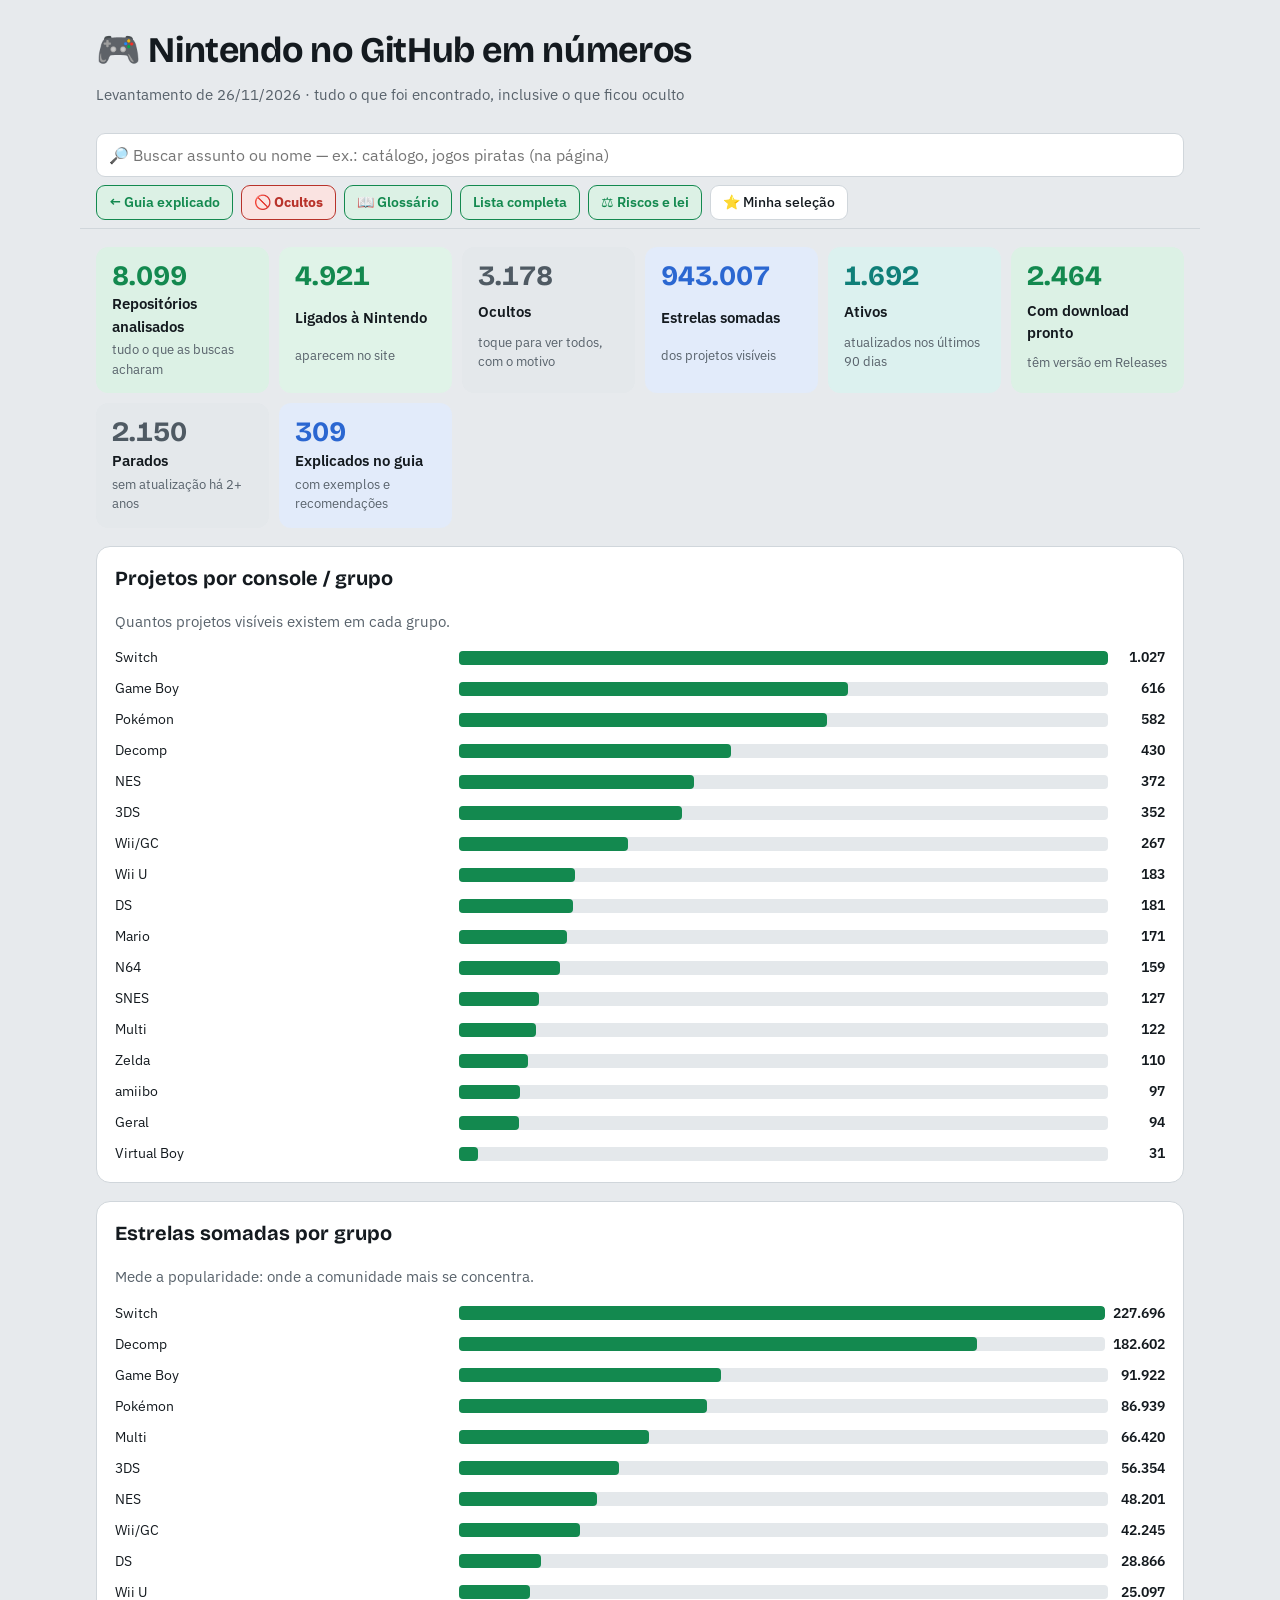
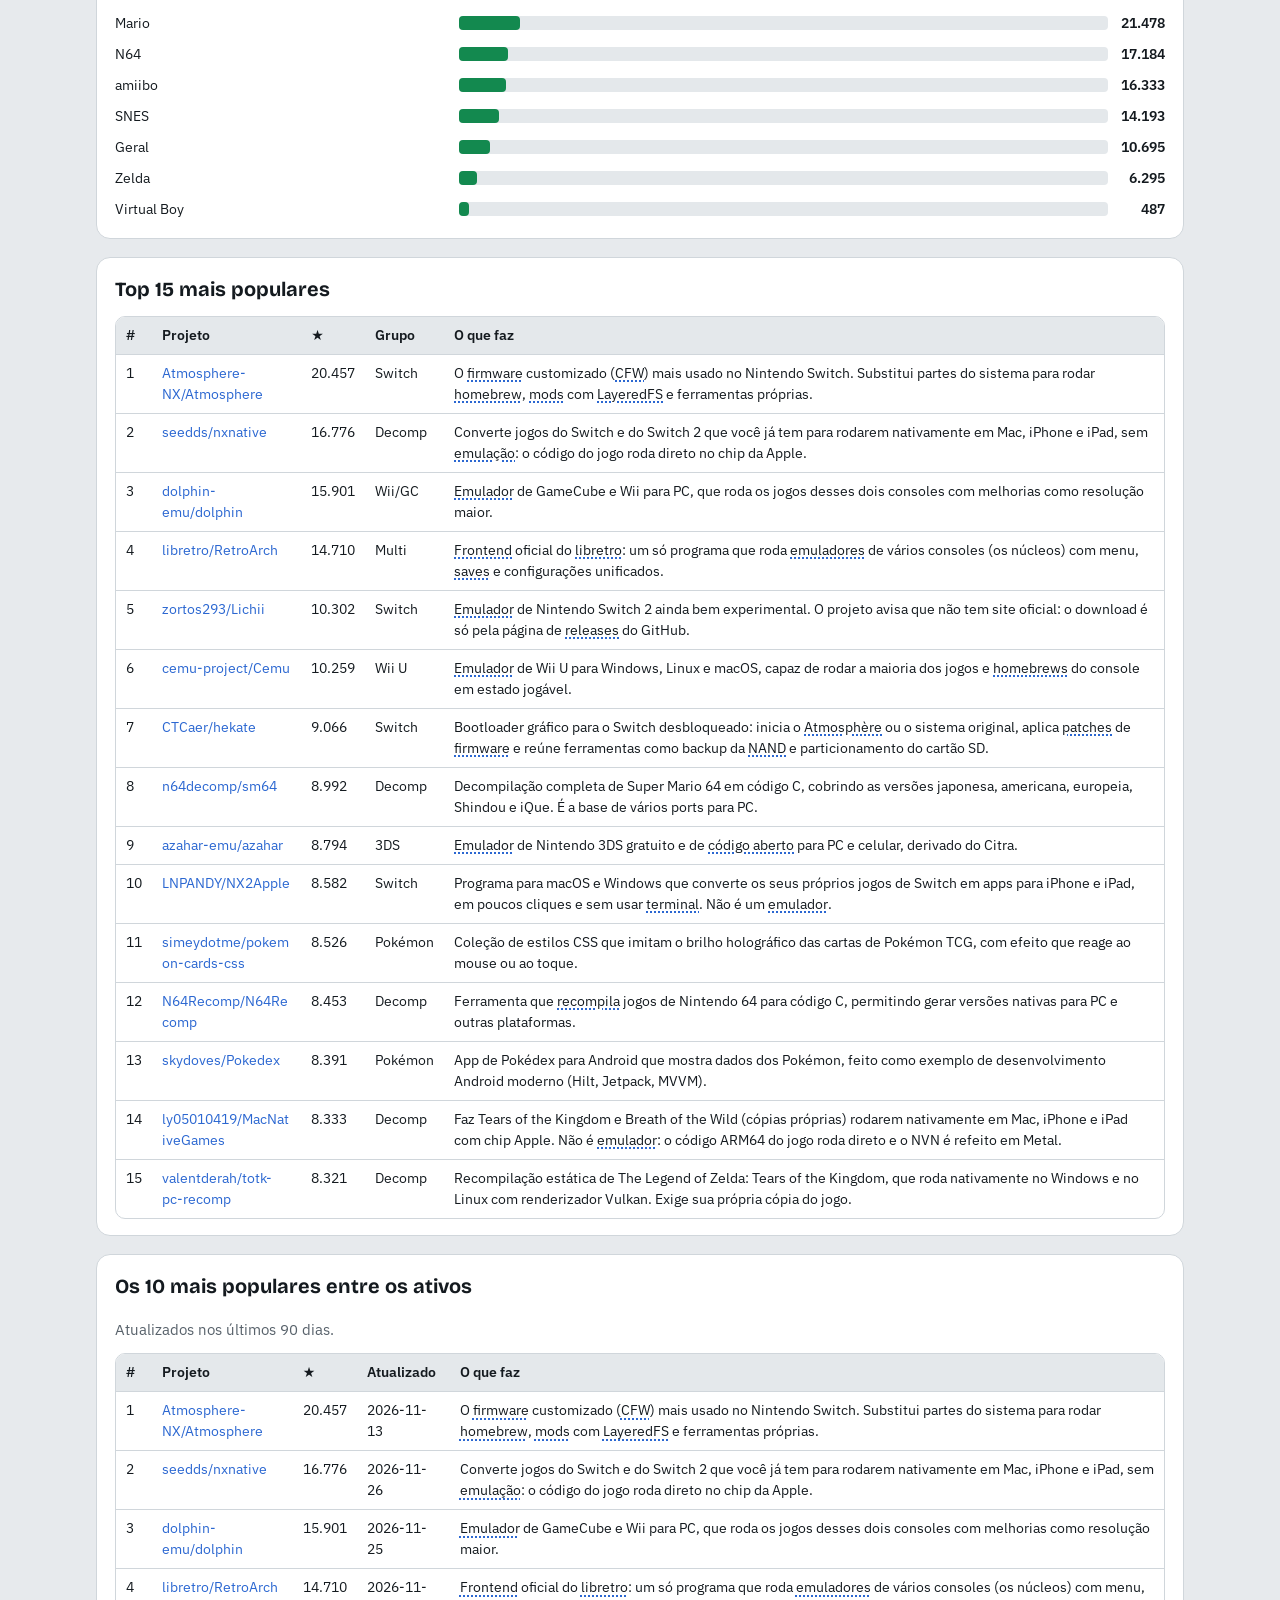
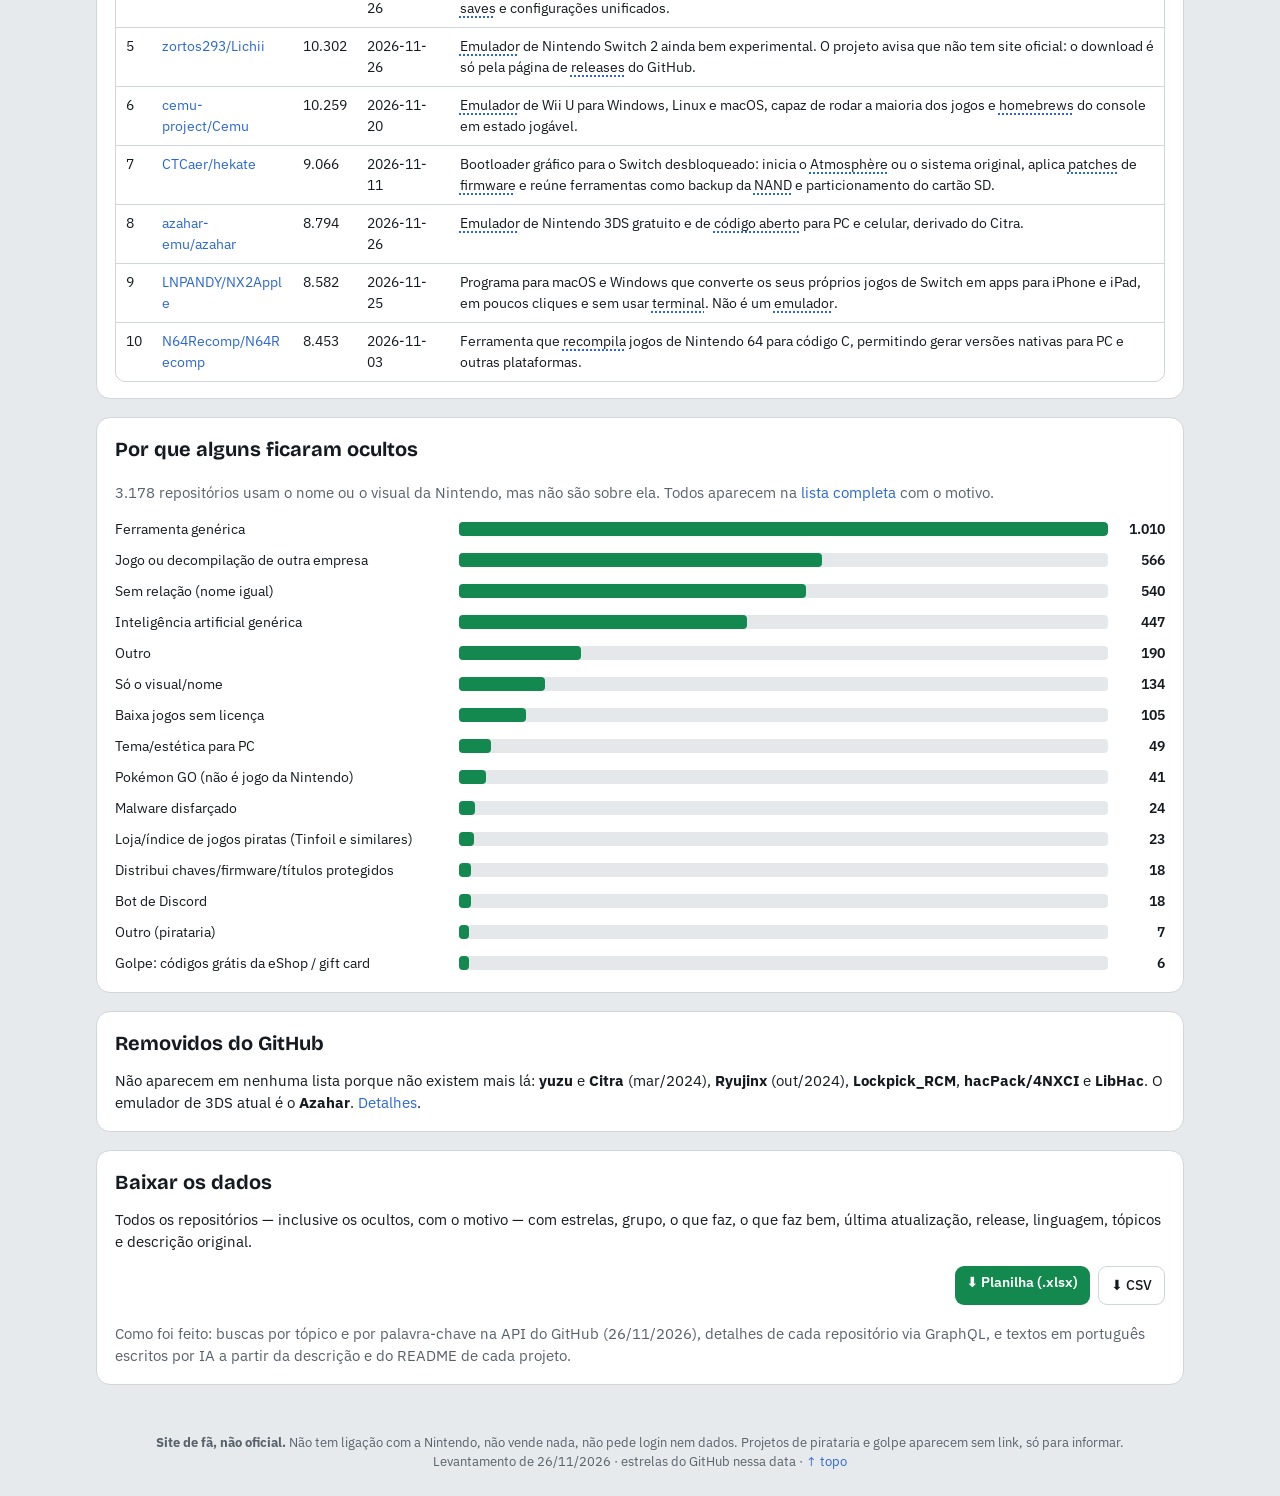
<file: numeros.html>
<!doctype html><html lang="pt-BR"><head><meta charset="utf-8">
<meta name="viewport" content="width=device-width,initial-scale=1,viewport-fit=cover">
<meta name="theme-color" content="#13894f"><meta name="mobile-web-app-capable" content="yes">
<link rel="preconnect" href="https://fonts.googleapis.com"><link rel="preconnect" href="https://fonts.gstatic.com" crossorigin>
<link href="https://fonts.googleapis.com/css2?family=Bricolage+Grotesque:opsz,wght@12..96,600;12..96,700&family=IBM+Plex+Sans:wght@400;500;600&display=swap" rel="stylesheet">
<title>Números — Nintendo no GitHub</title><style>:root{--bg:#e7eaed;--surface:#fff;--ink:#141a1f;--muted:#58626b;--line:#d0d6db;--accent:#13894f;--accent-ink:#fff;--accent-soft:#dcf1e5;--pt:#13894f;--pt-bg:#e0f3e8;--blue:#2b67d1;--blue-bg:#e2ebfa;--gray:#4f5a63;--gray-bg:#e4e8eb;--pronta:#0f7f78;--pronta-bg:#dcf1ef;--veto:#b8322a;--veto-bg:#fae3e1;--sua:#2b67d1;--sua-bg:#e2ebfa;--star:#2b67d1;--star-bg:#e2ebfa;--cod:#eef1f3;--term:#0c1013;--term-ink:#8ff0b8;
--font-display:"Bricolage Grotesque","Segoe UI",system-ui,sans-serif;--font-body:"IBM Plex Sans","Segoe UI",system-ui,-apple-system,sans-serif;color-scheme:light}
@media (prefers-color-scheme:dark){:root{--bg:#0f1316;--surface:#171c21;--ink:#e2e8ed;--muted:#8d98a2;--line:#29313a;--accent:#38d98a;--accent-ink:#0b0f12;--accent-soft:#11281c;--pt:#38d98a;--pt-bg:#0f2619;--blue:#5ea4ff;--blue-bg:#122238;--gray:#a3adb6;--gray-bg:#20262c;--pronta:#3fd0c4;--pronta-bg:#0e2a28;--veto:#ff7d72;--veto-bg:#3b1714;--sua:#5ea4ff;--sua-bg:#122238;--star:#5ea4ff;--star-bg:#122238;--cod:#1d2329;--term:#080b0d;--term-ink:#5ff59e;color-scheme:dark}}
*{box-sizing:border-box}
html{-webkit-text-size-adjust:100%;scroll-padding-top:70px}
body{margin:0;background:var(--bg);color:var(--ink);font-family:var(--font-body);font-size:15px;line-height:1.5}
a{color:var(--blue);text-decoration:none;word-break:break-word}
h1,h2,h3{font-family:var(--font-display);text-wrap:balance;margin:0}
h1{font-size:clamp(26px,4vw,36px);font-weight:700;letter-spacing:-.01em}
.wrap{max-width:1120px;margin:0 auto;padding:24px 16px 48px;display:grid;gap:18px}
.sub{margin:6px 0 0;color:var(--muted)}
.resumo{margin:10px 0 0;font-size:17px;max-width:70ch}
/* barra fixa: busca + atalhos */
.pular{position:sticky;top:0;z-index:4;margin:0 -16px;padding:8px 16px;background:var(--bg);background:color-mix(in srgb,var(--bg) 94%,transparent);-webkit-backdrop-filter:blur(6px);backdrop-filter:blur(6px);border-bottom:1px solid var(--line);display:grid;gap:8px;padding-top:calc(8px + env(safe-area-inset-top))}
#q{width:100%;font:inherit;font-size:16px;color:var(--ink);background:var(--surface);border:1px solid var(--line);border-radius:9px;padding:9px 12px}
#q:focus{outline:2px solid var(--accent);border-color:var(--accent)}
.pular-trilho{display:flex;gap:8px;overflow-x:auto;scrollbar-width:none;overscroll-behavior-x:contain}
.pular-trilho::-webkit-scrollbar{display:none}
.pular-trilho a,.filtros button{flex:none;font:inherit;font-weight:500;font-size:14px;border:1px solid var(--line);background:var(--surface);color:var(--ink);border-radius:9px;padding:6px 12px;white-space:nowrap;cursor:pointer}
.pular-trilho a.lc{border-color:var(--accent);color:var(--accent);font-weight:600}
/* blocos de contagem (como os de status da estante) */
.tiles{display:grid;grid-template-columns:repeat(auto-fill,minmax(150px,1fr));gap:10px}
@media (max-width:420px){.tiles{grid-template-columns:1fr 1fr}}
.tile{display:grid;gap:2px;text-align:left;color:var(--ink);background:var(--cbg);border:2px solid transparent;border-radius:12px;padding:12px 14px}
.tile:active{border-color:var(--c)}
.tile .num{font-family:var(--font-display);font-size:28px;font-weight:700;color:var(--c);line-height:1.1;font-variant-numeric:tabular-nums}
.tile .lbl{font-weight:600}
.tile .dsc{font-size:13px;color:var(--muted)}
.c0{--c:var(--gray);--cbg:var(--gray-bg)}.c1{--c:var(--accent);--cbg:var(--accent-soft)}.c2{--c:var(--blue);--cbg:var(--blue-bg)}
.c3{--c:var(--pronta);--cbg:var(--pronta-bg)}.c4{--c:var(--pt);--cbg:var(--pt-bg)}.c5{--c:var(--blue);--cbg:var(--blue-bg)}.c6{--c:var(--gray);--cbg:var(--gray-bg)}
/* painéis / seções */
.panel,.sec{background:var(--surface);border:1px solid var(--line);border-radius:14px}
.panel{padding:16px 18px;display:grid;gap:12px}
.panel h2{font-size:21px;font-weight:700}
.sec{scroll-margin-top:110px}
.sec summary{list-style:none;cursor:pointer;padding:14px 16px;display:flex;align-items:center;gap:10px;-webkit-tap-highlight-color:transparent}
.sec summary::-webkit-details-marker{display:none}
.sec summary .dot{flex:none;width:12px;height:12px;border-radius:50%;background:var(--c)}
.sec summary h2{font-size:20px;font-weight:700;line-height:1.25}
.sec summary .count{margin-left:auto;flex:none;color:var(--muted);font-variant-numeric:tabular-nums;font-size:14px}
.sec summary::after{content:"▾";flex:none;color:var(--muted);transition:transform .2s}
.sec:not([open]) summary::after{transform:rotate(-90deg)}
.in{padding:0 16px 16px;display:grid;gap:10px}
.in>h3{font-size:17px;font-weight:700;margin-top:10px;padding-top:12px;border-top:1px solid var(--line)}
p{margin:0}
/* cards */
.cards{display:grid;grid-template-columns:repeat(auto-fill,minmax(270px,1fr));gap:12px}
@media (max-width:560px){.cards{grid-template-columns:1fr}}
.card{background:var(--surface);border:1px solid var(--line);border-radius:12px;padding:14px;display:flex;flex-direction:column;gap:8px;content-visibility:auto;contain-intrinsic-size:auto 140px}
.card.r{border-color:var(--pt);box-shadow:inset 0 0 0 1px var(--pt)}
.card.morto{border-style:dashed}
.card p{font-size:15px}
.ct{font-family:var(--font-display);font-size:17px;font-weight:600;line-height:1.25;word-break:break-word}
.bs{display:flex;flex-wrap:wrap;gap:6px}
.b{font-size:12px;padding:1px 8px;border-radius:999px;border:1px solid var(--line);color:var(--muted);white-space:nowrap}
.st{border-color:var(--star);color:var(--star);background:var(--star-bg);font-weight:600}
.arq{border-style:dashed}
.rec-b{border-color:var(--pt);background:var(--pt);color:#fff;font-weight:600}
@media (prefers-color-scheme:dark){.rec-b{color:#0d1219}}
.gr{border-color:var(--accent);color:var(--accent)}
code{background:var(--cod);border:1px solid var(--line);border-radius:5px;padding:0 5px;font-size:.88em;word-break:break-word}
/* blocos de ajuda */
.rec{margin:0;padding:10px 14px;border-left:4px solid var(--pt);background:var(--pt-bg);border-radius:0 10px 10px 0}
.nota{margin:0;padding:10px 14px;border-left:4px solid var(--sua);background:var(--sua-bg);border-radius:0 10px 10px 0}
.ex{border-radius:12px;overflow:hidden;border:1px solid var(--line)}
.ex-t{background:var(--gray-bg);color:var(--ink);font-family:var(--font-display);font-size:14px;font-weight:600;padding:8px 12px;border-bottom:1px solid var(--line)}
.ex pre{margin:0;padding:12px;overflow-x:auto;background:var(--term);color:var(--term-ink);font-family:ui-monospace,"Cascadia Mono",Consolas,monospace;font-size:13px;line-height:1.55}
.ex code{background:none;border:0;padding:0;font-size:inherit;word-break:normal;white-space:pre}
.passos{margin:0;padding-left:22px;display:grid;gap:6px}
.dicas,.quero{display:grid;grid-template-columns:repeat(auto-fill,minmax(240px,1fr));gap:8px}
.dicas div,.quero div{background:var(--bg);border:1px solid var(--line);border-radius:10px;padding:10px 12px;display:grid;gap:2px}
.dicas span,.quero span{color:var(--muted);font-size:14px}
/* lista completa */
.filtros{display:flex;gap:8px;overflow-x:auto;scrollbar-width:none;padding-bottom:2px}
.filtros::-webkit-scrollbar{display:none}
.filtros button[aria-pressed="true"]{background:var(--accent);color:var(--accent-ink);border-color:var(--accent)}
.mais{display:block;margin:14px auto 4px;font:inherit;font-weight:600;border:1px solid var(--accent);background:var(--accent-soft);color:var(--accent);border-radius:9px;padding:10px 18px;cursor:pointer}
.mais[hidden]{display:none}
#nada{text-align:center;color:var(--muted);padding:30px}
.oculto{display:none!important}
footer{text-align:center;color:var(--muted);font-size:13px;padding:0 16px calc(24px + env(safe-area-inset-bottom))}
.forte{font-size:14px!important;padding:8px 10px;border-radius:9px;background:var(--pt-bg);border-left:3px solid var(--pt)}
.forte b{color:var(--pt)}
h1{color:var(--ink)}h1::first-letter{color:var(--accent)}
.pular-trilho a.lc{background:var(--accent-soft)}
.wrap{grid-template-columns:minmax(0,1fr)}
.wrap>*,.in>*,.panel>*,.cards>*,.t-corpo>*{min-width:0}
html,body{overflow-x:hidden}
.meta{display:flex;flex-wrap:wrap;align-items:center;gap:6px 10px;margin-top:auto;padding-top:4px}
.quando{font-size:13px;color:var(--muted)}
.quando.q-viva{color:var(--pt);font-weight:600}
.baixar{margin-left:auto;font-size:14px;font-weight:600;color:#fff;background:var(--pt);border-radius:9px;padding:6px 12px;white-space:nowrap}
@media (prefers-color-scheme:dark){.baixar{color:#0b0f12}}
.filtros small{opacity:.7;font-size:12px}
.filtros.ordem{align-items:center}
.filtros.ordem span{flex:none;font-size:13px;color:var(--muted)}
.btn{font:inherit;font-size:14px;font-weight:500;border:1px solid var(--line);background:var(--surface);color:var(--ink);border-radius:9px;padding:8px 12px;cursor:pointer}
.m-acoes{display:flex;flex-wrap:wrap;gap:8px}
.m-perigo{color:var(--veto)}
#m-txt{width:100%;font:inherit;font-size:15px;color:var(--ink);background:var(--surface);border:1px solid var(--line);border-radius:10px;padding:10px 12px;resize:vertical}
#m-txt:focus{outline:2px solid var(--accent);border-color:var(--accent)}
.m-en{color:var(--muted);font-size:13px}
.panel h2{font-size:20px}
.card.ocu-card{border-style:dashed;background:var(--gray-bg)}
.card.ocu-card.perigo{border-color:var(--veto);border-style:solid;background:var(--veto-bg)}
.ocu-b{border-color:var(--gray);color:var(--gray);font-weight:600}
.semlink{color:var(--ink);text-decoration:line-through dotted;text-decoration-thickness:1px}
.ocu-m{font-size:14px!important}
.risco{font-size:14px!important;padding:8px 10px;border-radius:9px;background:var(--veto-bg);border-left:3px solid var(--veto)}
.risco b{color:var(--veto)}
.barras{display:grid;gap:6px}
.br{display:grid;grid-template-columns:minmax(80px,32%) 1fr auto;align-items:center;gap:8px;font-size:14px;padding:2px 0;cursor:default}
.br-n{white-space:nowrap;overflow:hidden;text-overflow:ellipsis}
.br-t{display:block;height:14px;background:var(--gray-bg);border-radius:4px;overflow:hidden}
.br-b{display:block;height:100%;background:var(--accent);border-radius:0 4px 4px 0}
.br:hover .br-b,.br:active .br-b{filter:brightness(1.15)}
.br:hover .br-n{font-weight:600}
.br-v{font-variant-numeric:tabular-nums;font-weight:600;min-width:3.5em;text-align:right}
.tab{overflow-x:auto;border:1px solid var(--line);border-radius:10px}
.tab table{border-collapse:collapse;width:100%;font-size:14px}
.tab th{text-align:left;background:var(--gray-bg);font-weight:600;padding:8px 10px;white-space:nowrap}
.tab td{padding:8px 10px;border-top:1px solid var(--line);vertical-align:top}
.tab td:nth-child(3){font-variant-numeric:tabular-nums;white-space:nowrap}
.lei{display:grid;gap:10px}
.lei>div{border:1px solid var(--line);border-left:4px solid var(--veto);border-radius:10px;padding:10px 12px;background:var(--surface)}
.lei h3{font-size:16px;margin-bottom:4px}
.lei .pena{font-size:13px;color:var(--muted)}
.difs{display:grid;grid-template-columns:repeat(auto-fill,minmax(250px,1fr));gap:10px}
.dif{border:1px solid var(--line);border-top:5px solid var(--c);border-radius:12px;padding:12px 14px;display:grid;gap:6px;align-content:start;background:var(--surface)}
.dif p{font-size:14px}
.dif-t{display:flex;align-items:center;gap:8px;flex-wrap:wrap}
.dif-t h3{font-size:18px;color:var(--c)}
.dif-i{font-size:24px}
.dif-n{margin-left:auto;font-size:12px;font-weight:700;color:var(--c);border:1px solid var(--c);border-radius:999px;padding:1px 8px}
.d-pir{--c:var(--veto)}.d-gol{--c:var(--sua)}.d-mal{--c:var(--rom,#b4245f)}.d-ok{--c:var(--pt)}
:root{--rom:#b4245f}@media (prefers-color-scheme:dark){:root{--rom:#ff8fbf}}
.d-gol{--c:#b26b00}@media (prefers-color-scheme:dark){.d-gol{--c:#f2aa3f}}
.susp-b{border-color:#b26b00;color:#b26b00;font-weight:600}
@media (prefers-color-scheme:dark){.susp-b{border-color:#f2aa3f;color:#f2aa3f}}
.ids{display:flex;flex-wrap:wrap;gap:4px;font-size:12px;margin-top:6px}
details summary{cursor:pointer;color:var(--blue);font-size:14px}
.tp-pir{--tc:var(--veto)}.tp-gol{--tc:#b26b00}.tp-mal{--tc:var(--rom)}
@media (prefers-color-scheme:dark){.tp-gol{--tc:#f2aa3f}}
.b.tp-pir,.b.tp-gol,.b.tp-mal{border-color:var(--tc);background:var(--tc);color:#fff;font-weight:700}
@media (prefers-color-scheme:dark){.b.tp-pir,.b.tp-gol,.b.tp-mal{color:#0b0f12}}
.como{font-size:14px!important;padding:8px 10px;border-radius:9px;border-left:3px solid var(--tc,var(--line));background:var(--surface)}
.como b{color:var(--tc,var(--ink))}
h3.tp-h{color:var(--tc);font-size:19px;border-top:2px solid var(--tc);padding-top:12px;margin-top:14px}
@media (max-width:560px){
 .tab{border:0}
 .tab table,.tab tbody,.tab tr,.tab td{display:block;width:100%}
 .tab thead{display:none}
 .tab tr{border:1px solid var(--line);border-radius:10px;padding:10px 12px;margin-bottom:8px;background:var(--surface)}
 .tab td{border:0;padding:2px 0}
 .tab td:nth-child(1){display:inline-block;width:auto;margin-right:6px;font-weight:700;color:var(--muted)}
 .tab td:nth-child(1)::after{content:"."}
 .tab td:nth-child(2){display:inline;width:auto;font-weight:600;word-break:break-word}
 .tab td:nth-child(3){display:inline-block;width:auto;margin-left:8px;color:var(--star);font-weight:600}
 .tab td:nth-child(4){font-size:13px;color:var(--muted)}
}
.pular-trilho a.ocu-nav{background:var(--veto-bg);border-color:var(--veto);color:var(--veto);font-weight:700}
a.tile{text-decoration:none}
a.tile:active,a.tile:hover{border-color:var(--c)}
#faixa-ocu{margin:0 0 12px;padding:10px 14px;border-radius:10px;background:var(--veto-bg);border-left:4px solid var(--veto);font-size:14px}
#faixa-ocu[hidden]{display:none}
#faixa-ocu b{color:var(--veto)}
#faixa-ocu button{font:inherit;font-size:13px;font-weight:600;border:1px solid var(--line);background:var(--surface);color:var(--ink);border-radius:9px;padding:4px 10px;margin-top:6px;cursor:pointer}
.lg-b{border-color:var(--blue);color:var(--blue)}
#tema,#busca-topo{display:grid;gap:8px;margin:0 0 10px}
#tema[hidden],#busca-topo[hidden],#contagem[hidden]{display:none}
.tema{border:1px solid var(--line);border-left:5px solid var(--blue);border-radius:12px;padding:12px 14px;background:var(--surface)}
.tema h3{font-size:18px;margin:0 0 4px}
.tema p{font-size:15px;line-height:1.55}
#contagem{margin:0 0 10px;font-size:14px;color:var(--muted)}
.busca-link{margin:0;font-size:14px}
.simples{font-size:16px!important;line-height:1.55;padding:10px 12px;border-radius:10px;background:var(--blue-bg);border-left:4px solid var(--blue)}
.simples b{color:var(--blue)}
.tec{font-size:14px!important;color:var(--muted)}
.tec b{color:var(--ink)}
</style></head><body>
<div class="wrap">
<header><h1>🎮 Nintendo no GitHub em números</h1><p class="sub">Levantamento de 26/11/2026 · tudo o que foi encontrado, inclusive o que ficou oculto</p></header>
<div class="pular"><input id="q" type="search" placeholder="🔎 Buscar assunto ou nome — ex.: catálogo, jogos piratas (na página)" autocomplete="off" aria-label="Buscar"><div class="pular-trilho"><a href="index.html" class="lc">← Guia explicado</a><a href="lista.html#ocultos" class="ocu-nav">🚫 Ocultos</a><a href="glossario.html" class="lc">📖 Glossário</a><a href="lista.html" class="lc">Lista completa</a><a href="riscos.html" class="lc">⚖️ Riscos e lei</a><a href="minha.html">⭐ Minha seleção</a></div></div>
<div class="tiles"><div class="tile c1"><span class="num">8.099</span><span class="lbl">Repositórios analisados</span><span class="dsc">tudo o que as buscas acharam</span></div><div class="tile c4"><span class="num">4.921</span><span class="lbl">Ligados à Nintendo</span><span class="dsc">aparecem no site</span></div><a href="lista.html#ocultos" class="tile c0"><span class="num">3.178</span><span class="lbl">Ocultos</span><span class="dsc">toque para ver todos, com o motivo</span></a><div class="tile c2"><span class="num">943.007</span><span class="lbl">Estrelas somadas</span><span class="dsc">dos projetos visíveis</span></div><div class="tile c3"><span class="num">1.692</span><span class="lbl">Ativos</span><span class="dsc">atualizados nos últimos 90 dias</span></div><div class="tile c1"><span class="num">2.464</span><span class="lbl">Com download pronto</span><span class="dsc">têm versão em Releases</span></div><div class="tile c6"><span class="num">2.150</span><span class="lbl">Parados</span><span class="dsc">sem atualização há 2+ anos</span></div><div class="tile c5"><span class="num">309</span><span class="lbl">Explicados no guia</span><span class="dsc">com exemplos e recomendações</span></div></div><section class="panel"><h2>Projetos por console / grupo</h2><p class="sub">Quantos projetos visíveis existem em cada grupo.</p><div class="barras"><div class="br" title="Switch: 1.027 projetos"><span class="br-n">Switch</span><span class="br-t"><span class="br-b" style="width:100.0%"></span></span><span class="br-v">1.027</span></div><div class="br" title="Game Boy: 616 projetos"><span class="br-n">Game Boy</span><span class="br-t"><span class="br-b" style="width:60.0%"></span></span><span class="br-v">616</span></div><div class="br" title="Pokémon: 582 projetos"><span class="br-n">Pokémon</span><span class="br-t"><span class="br-b" style="width:56.7%"></span></span><span class="br-v">582</span></div><div class="br" title="Decomp: 430 projetos"><span class="br-n">Decomp</span><span class="br-t"><span class="br-b" style="width:41.9%"></span></span><span class="br-v">430</span></div><div class="br" title="NES: 372 projetos"><span class="br-n">NES</span><span class="br-t"><span class="br-b" style="width:36.2%"></span></span><span class="br-v">372</span></div><div class="br" title="3DS: 352 projetos"><span class="br-n">3DS</span><span class="br-t"><span class="br-b" style="width:34.3%"></span></span><span class="br-v">352</span></div><div class="br" title="Wii/GC: 267 projetos"><span class="br-n">Wii/GC</span><span class="br-t"><span class="br-b" style="width:26.0%"></span></span><span class="br-v">267</span></div><div class="br" title="Wii U: 183 projetos"><span class="br-n">Wii U</span><span class="br-t"><span class="br-b" style="width:17.8%"></span></span><span class="br-v">183</span></div><div class="br" title="DS: 181 projetos"><span class="br-n">DS</span><span class="br-t"><span class="br-b" style="width:17.6%"></span></span><span class="br-v">181</span></div><div class="br" title="Mario: 171 projetos"><span class="br-n">Mario</span><span class="br-t"><span class="br-b" style="width:16.7%"></span></span><span class="br-v">171</span></div><div class="br" title="N64: 159 projetos"><span class="br-n">N64</span><span class="br-t"><span class="br-b" style="width:15.5%"></span></span><span class="br-v">159</span></div><div class="br" title="SNES: 127 projetos"><span class="br-n">SNES</span><span class="br-t"><span class="br-b" style="width:12.4%"></span></span><span class="br-v">127</span></div><div class="br" title="Multi: 122 projetos"><span class="br-n">Multi</span><span class="br-t"><span class="br-b" style="width:11.9%"></span></span><span class="br-v">122</span></div><div class="br" title="Zelda: 110 projetos"><span class="br-n">Zelda</span><span class="br-t"><span class="br-b" style="width:10.7%"></span></span><span class="br-v">110</span></div><div class="br" title="amiibo: 97 projetos"><span class="br-n">amiibo</span><span class="br-t"><span class="br-b" style="width:9.4%"></span></span><span class="br-v">97</span></div><div class="br" title="Geral: 94 projetos"><span class="br-n">Geral</span><span class="br-t"><span class="br-b" style="width:9.2%"></span></span><span class="br-v">94</span></div><div class="br" title="Virtual Boy: 31 projetos"><span class="br-n">Virtual Boy</span><span class="br-t"><span class="br-b" style="width:3.0%"></span></span><span class="br-v">31</span></div></div></section><section class="panel"><h2>Estrelas somadas por grupo</h2><p class="sub">Mede a popularidade: onde a comunidade mais se concentra.</p><div class="barras"><div class="br" title="Switch: 227.696 estrelas"><span class="br-n">Switch</span><span class="br-t"><span class="br-b" style="width:100.0%"></span></span><span class="br-v">227.696</span></div><div class="br" title="Decomp: 182.602 estrelas"><span class="br-n">Decomp</span><span class="br-t"><span class="br-b" style="width:80.2%"></span></span><span class="br-v">182.602</span></div><div class="br" title="Game Boy: 91.922 estrelas"><span class="br-n">Game Boy</span><span class="br-t"><span class="br-b" style="width:40.4%"></span></span><span class="br-v">91.922</span></div><div class="br" title="Pokémon: 86.939 estrelas"><span class="br-n">Pokémon</span><span class="br-t"><span class="br-b" style="width:38.2%"></span></span><span class="br-v">86.939</span></div><div class="br" title="Multi: 66.420 estrelas"><span class="br-n">Multi</span><span class="br-t"><span class="br-b" style="width:29.2%"></span></span><span class="br-v">66.420</span></div><div class="br" title="3DS: 56.354 estrelas"><span class="br-n">3DS</span><span class="br-t"><span class="br-b" style="width:24.7%"></span></span><span class="br-v">56.354</span></div><div class="br" title="NES: 48.201 estrelas"><span class="br-n">NES</span><span class="br-t"><span class="br-b" style="width:21.2%"></span></span><span class="br-v">48.201</span></div><div class="br" title="Wii/GC: 42.245 estrelas"><span class="br-n">Wii/GC</span><span class="br-t"><span class="br-b" style="width:18.6%"></span></span><span class="br-v">42.245</span></div><div class="br" title="DS: 28.866 estrelas"><span class="br-n">DS</span><span class="br-t"><span class="br-b" style="width:12.7%"></span></span><span class="br-v">28.866</span></div><div class="br" title="Wii U: 25.097 estrelas"><span class="br-n">Wii U</span><span class="br-t"><span class="br-b" style="width:11.0%"></span></span><span class="br-v">25.097</span></div><div class="br" title="Mario: 21.478 estrelas"><span class="br-n">Mario</span><span class="br-t"><span class="br-b" style="width:9.4%"></span></span><span class="br-v">21.478</span></div><div class="br" title="N64: 17.184 estrelas"><span class="br-n">N64</span><span class="br-t"><span class="br-b" style="width:7.5%"></span></span><span class="br-v">17.184</span></div><div class="br" title="amiibo: 16.333 estrelas"><span class="br-n">amiibo</span><span class="br-t"><span class="br-b" style="width:7.2%"></span></span><span class="br-v">16.333</span></div><div class="br" title="SNES: 14.193 estrelas"><span class="br-n">SNES</span><span class="br-t"><span class="br-b" style="width:6.2%"></span></span><span class="br-v">14.193</span></div><div class="br" title="Geral: 10.695 estrelas"><span class="br-n">Geral</span><span class="br-t"><span class="br-b" style="width:4.7%"></span></span><span class="br-v">10.695</span></div><div class="br" title="Zelda: 6.295 estrelas"><span class="br-n">Zelda</span><span class="br-t"><span class="br-b" style="width:2.8%"></span></span><span class="br-v">6.295</span></div><div class="br" title="Virtual Boy: 487 estrelas"><span class="br-n">Virtual Boy</span><span class="br-t"><span class="br-b" style="width:1.5%"></span></span><span class="br-v">487</span></div></div></section><section class="panel"><h2>Top 15 mais populares</h2><div class="tab"><table><thead><tr><th>#</th><th>Projeto</th><th>★</th><th>Grupo</th><th>O que faz</th></tr></thead><tbody><tr><td>1</td><td><a href="https://github.com/Atmosphere-NX/Atmosphere" target="_blank" rel="noopener">Atmosphere-NX/Atmosphere</a></td><td>20.457</td><td>Switch</td><td>O firmware customizado (CFW) mais usado no Nintendo Switch. Substitui partes do sistema para rodar homebrew, mods com LayeredFS e ferramentas próprias.</td></tr><tr><td>2</td><td><a href="https://github.com/seedds/nxnative" target="_blank" rel="noopener">seedds/nxnative</a></td><td>16.776</td><td>Decomp</td><td>Converte jogos do Switch e do Switch 2 que você já tem para rodarem nativamente em Mac, iPhone e iPad, sem emulação: o código do jogo roda direto no chip da Apple.</td></tr><tr><td>3</td><td><a href="https://github.com/dolphin-emu/dolphin" target="_blank" rel="noopener">dolphin-emu/dolphin</a></td><td>15.901</td><td>Wii/GC</td><td>Emulador de GameCube e Wii para PC, que roda os jogos desses dois consoles com melhorias como resolução maior.</td></tr><tr><td>4</td><td><a href="https://github.com/libretro/RetroArch" target="_blank" rel="noopener">libretro/RetroArch</a></td><td>14.710</td><td>Multi</td><td>Frontend oficial do libretro: um só programa que roda emuladores de vários consoles (os núcleos) com menu, saves e configurações unificados.</td></tr><tr><td>5</td><td><a href="https://github.com/zortos293/Lichii" target="_blank" rel="noopener">zortos293/Lichii</a></td><td>10.302</td><td>Switch</td><td>Emulador de Nintendo Switch 2 ainda bem experimental. O projeto avisa que não tem site oficial: o download é só pela página de releases do GitHub.</td></tr><tr><td>6</td><td><a href="https://github.com/cemu-project/Cemu" target="_blank" rel="noopener">cemu-project/Cemu</a></td><td>10.259</td><td>Wii U</td><td>Emulador de Wii U para Windows, Linux e macOS, capaz de rodar a maioria dos jogos e homebrews do console em estado jogável.</td></tr><tr><td>7</td><td><a href="https://github.com/CTCaer/hekate" target="_blank" rel="noopener">CTCaer/hekate</a></td><td>9.066</td><td>Switch</td><td>Bootloader gráfico para o Switch desbloqueado: inicia o Atmosphère ou o sistema original, aplica patches de firmware e reúne ferramentas como backup da NAND e particionamento do cartão SD.</td></tr><tr><td>8</td><td><a href="https://github.com/n64decomp/sm64" target="_blank" rel="noopener">n64decomp/sm64</a></td><td>8.992</td><td>Decomp</td><td>Decompilação completa de Super Mario 64 em código C, cobrindo as versões japonesa, americana, europeia, Shindou e iQue. É a base de vários ports para PC.</td></tr><tr><td>9</td><td><a href="https://github.com/azahar-emu/azahar" target="_blank" rel="noopener">azahar-emu/azahar</a></td><td>8.794</td><td>3DS</td><td>Emulador de Nintendo 3DS gratuito e de código aberto para PC e celular, derivado do Citra.</td></tr><tr><td>10</td><td><a href="https://github.com/LNPANDY/NX2Apple" target="_blank" rel="noopener">LNPANDY/NX2Apple</a></td><td>8.582</td><td>Switch</td><td>Programa para macOS e Windows que converte os seus próprios jogos de Switch em apps para iPhone e iPad, em poucos cliques e sem usar terminal. Não é um emulador.</td></tr><tr><td>11</td><td><a href="https://github.com/simeydotme/pokemon-cards-css" target="_blank" rel="noopener">simeydotme/pokemon-cards-css</a></td><td>8.526</td><td>Pokémon</td><td>Coleção de estilos CSS que imitam o brilho holográfico das cartas de Pokémon TCG, com efeito que reage ao mouse ou ao toque.</td></tr><tr><td>12</td><td><a href="https://github.com/N64Recomp/N64Recomp" target="_blank" rel="noopener">N64Recomp/N64Recomp</a></td><td>8.453</td><td>Decomp</td><td>Ferramenta que recompila jogos de Nintendo 64 para código C, permitindo gerar versões nativas para PC e outras plataformas.</td></tr><tr><td>13</td><td><a href="https://github.com/skydoves/Pokedex" target="_blank" rel="noopener">skydoves/Pokedex</a></td><td>8.391</td><td>Pokémon</td><td>App de Pokédex para Android que mostra dados dos Pokémon, feito como exemplo de desenvolvimento Android moderno (Hilt, Jetpack, MVVM).</td></tr><tr><td>14</td><td><a href="https://github.com/ly05010419/MacNativeGames" target="_blank" rel="noopener">ly05010419/MacNativeGames</a></td><td>8.333</td><td>Decomp</td><td>Faz Tears of the Kingdom e Breath of the Wild (cópias próprias) rodarem nativamente em Mac, iPhone e iPad com chip Apple. Não é emulador: o código ARM64 do jogo roda direto e o NVN é refeito em Metal.</td></tr><tr><td>15</td><td><a href="https://github.com/valentderah/totk-pc-recomp" target="_blank" rel="noopener">valentderah/totk-pc-recomp</a></td><td>8.321</td><td>Decomp</td><td>Recompilação estática de The Legend of Zelda: Tears of the Kingdom, que roda nativamente no Windows e no Linux com renderizador Vulkan. Exige sua própria cópia do jogo.</td></tr></tbody></table></div></section><section class="panel"><h2>Os 10 mais populares entre os ativos</h2><p class="sub">Atualizados nos últimos 90 dias.</p><div class="tab"><table><thead><tr><th>#</th><th>Projeto</th><th>★</th><th>Atualizado</th><th>O que faz</th></tr></thead><tbody><tr><td>1</td><td><a href="https://github.com/Atmosphere-NX/Atmosphere" target="_blank" rel="noopener">Atmosphere-NX/Atmosphere</a></td><td>20.457</td><td>2026-11-13</td><td>O firmware customizado (CFW) mais usado no Nintendo Switch. Substitui partes do sistema para rodar homebrew, mods com LayeredFS e ferramentas próprias.</td></tr><tr><td>2</td><td><a href="https://github.com/seedds/nxnative" target="_blank" rel="noopener">seedds/nxnative</a></td><td>16.776</td><td>2026-11-26</td><td>Converte jogos do Switch e do Switch 2 que você já tem para rodarem nativamente em Mac, iPhone e iPad, sem emulação: o código do jogo roda direto no chip da Apple.</td></tr><tr><td>3</td><td><a href="https://github.com/dolphin-emu/dolphin" target="_blank" rel="noopener">dolphin-emu/dolphin</a></td><td>15.901</td><td>2026-11-25</td><td>Emulador de GameCube e Wii para PC, que roda os jogos desses dois consoles com melhorias como resolução maior.</td></tr><tr><td>4</td><td><a href="https://github.com/libretro/RetroArch" target="_blank" rel="noopener">libretro/RetroArch</a></td><td>14.710</td><td>2026-11-26</td><td>Frontend oficial do libretro: um só programa que roda emuladores de vários consoles (os núcleos) com menu, saves e configurações unificados.</td></tr><tr><td>5</td><td><a href="https://github.com/zortos293/Lichii" target="_blank" rel="noopener">zortos293/Lichii</a></td><td>10.302</td><td>2026-11-26</td><td>Emulador de Nintendo Switch 2 ainda bem experimental. O projeto avisa que não tem site oficial: o download é só pela página de releases do GitHub.</td></tr><tr><td>6</td><td><a href="https://github.com/cemu-project/Cemu" target="_blank" rel="noopener">cemu-project/Cemu</a></td><td>10.259</td><td>2026-11-20</td><td>Emulador de Wii U para Windows, Linux e macOS, capaz de rodar a maioria dos jogos e homebrews do console em estado jogável.</td></tr><tr><td>7</td><td><a href="https://github.com/CTCaer/hekate" target="_blank" rel="noopener">CTCaer/hekate</a></td><td>9.066</td><td>2026-11-11</td><td>Bootloader gráfico para o Switch desbloqueado: inicia o Atmosphère ou o sistema original, aplica patches de firmware e reúne ferramentas como backup da NAND e particionamento do cartão SD.</td></tr><tr><td>8</td><td><a href="https://github.com/azahar-emu/azahar" target="_blank" rel="noopener">azahar-emu/azahar</a></td><td>8.794</td><td>2026-11-26</td><td>Emulador de Nintendo 3DS gratuito e de código aberto para PC e celular, derivado do Citra.</td></tr><tr><td>9</td><td><a href="https://github.com/LNPANDY/NX2Apple" target="_blank" rel="noopener">LNPANDY/NX2Apple</a></td><td>8.582</td><td>2026-11-25</td><td>Programa para macOS e Windows que converte os seus próprios jogos de Switch em apps para iPhone e iPad, em poucos cliques e sem usar terminal. Não é um emulador.</td></tr><tr><td>10</td><td><a href="https://github.com/N64Recomp/N64Recomp" target="_blank" rel="noopener">N64Recomp/N64Recomp</a></td><td>8.453</td><td>2026-11-03</td><td>Ferramenta que recompila jogos de Nintendo 64 para código C, permitindo gerar versões nativas para PC e outras plataformas.</td></tr></tbody></table></div></section><section class="panel"><h2>Por que alguns ficaram ocultos</h2><p class="sub">3.178 repositórios usam o nome ou o visual da Nintendo, mas não são sobre ela. Todos aparecem na <a href="lista.html#ocultos">lista completa</a> com o motivo.</p><div class="barras"><div class="br" title="Ferramenta genérica: 1.010 ocultos"><span class="br-n">Ferramenta genérica</span><span class="br-t"><span class="br-b" style="width:100.0%"></span></span><span class="br-v">1.010</span></div><div class="br" title="Jogo ou decompilação de outra empresa: 566 ocultos"><span class="br-n">Jogo ou decompilação de outra empresa</span><span class="br-t"><span class="br-b" style="width:56.0%"></span></span><span class="br-v">566</span></div><div class="br" title="Sem relação (nome igual): 540 ocultos"><span class="br-n">Sem relação (nome igual)</span><span class="br-t"><span class="br-b" style="width:53.5%"></span></span><span class="br-v">540</span></div><div class="br" title="Inteligência artificial genérica: 447 ocultos"><span class="br-n">Inteligência artificial genérica</span><span class="br-t"><span class="br-b" style="width:44.3%"></span></span><span class="br-v">447</span></div><div class="br" title="Outro: 190 ocultos"><span class="br-n">Outro</span><span class="br-t"><span class="br-b" style="width:18.8%"></span></span><span class="br-v">190</span></div><div class="br" title="Só o visual/nome: 134 ocultos"><span class="br-n">Só o visual/nome</span><span class="br-t"><span class="br-b" style="width:13.3%"></span></span><span class="br-v">134</span></div><div class="br" title="Baixa jogos sem licença: 105 ocultos"><span class="br-n">Baixa jogos sem licença</span><span class="br-t"><span class="br-b" style="width:10.4%"></span></span><span class="br-v">105</span></div><div class="br" title="Tema/estética para PC: 49 ocultos"><span class="br-n">Tema/estética para PC</span><span class="br-t"><span class="br-b" style="width:4.9%"></span></span><span class="br-v">49</span></div><div class="br" title="Pokémon GO (não é jogo da Nintendo): 41 ocultos"><span class="br-n">Pokémon GO (não é jogo da Nintendo)</span><span class="br-t"><span class="br-b" style="width:4.1%"></span></span><span class="br-v">41</span></div><div class="br" title="Malware disfarçado: 24 ocultos"><span class="br-n">Malware disfarçado</span><span class="br-t"><span class="br-b" style="width:2.4%"></span></span><span class="br-v">24</span></div><div class="br" title="Loja/índice de jogos piratas (Tinfoil e similares): 23 ocultos"><span class="br-n">Loja/índice de jogos piratas (Tinfoil e similares)</span><span class="br-t"><span class="br-b" style="width:2.3%"></span></span><span class="br-v">23</span></div><div class="br" title="Distribui chaves/firmware/títulos protegidos: 18 ocultos"><span class="br-n">Distribui chaves/firmware/títulos protegidos</span><span class="br-t"><span class="br-b" style="width:1.8%"></span></span><span class="br-v">18</span></div><div class="br" title="Bot de Discord: 18 ocultos"><span class="br-n">Bot de Discord</span><span class="br-t"><span class="br-b" style="width:1.8%"></span></span><span class="br-v">18</span></div><div class="br" title="Outro (pirataria): 7 ocultos"><span class="br-n">Outro (pirataria)</span><span class="br-t"><span class="br-b" style="width:1.5%"></span></span><span class="br-v">7</span></div><div class="br" title="Golpe: códigos grátis da eShop / gift card: 6 ocultos"><span class="br-n">Golpe: códigos grátis da eShop / gift card</span><span class="br-t"><span class="br-b" style="width:1.5%"></span></span><span class="br-v">6</span></div></div></section><section class="panel"><h2>Removidos do GitHub</h2><p>Não aparecem em nenhuma lista porque não existem mais lá: <b>yuzu</b> e <b>Citra</b> (mar/2024), <b>Ryujinx</b> (out/2024), <b>Lockpick_RCM</b>, <b>hacPack/4NXCI</b> e <b>LibHac</b>. O emulador de 3DS atual é o <b>Azahar</b>. <a href="index.html#s0">Detalhes</a>.</p></section><section class="panel"><h2>Baixar os dados</h2><p>Todos os repositórios — inclusive os ocultos, com o motivo — com estrelas, grupo, o que faz, o que faz bem, última atualização, release, linguagem, tópicos e descrição original.</p><div class="m-acoes"><a class="baixar" href="dados/NINTENDO-GITHUB-DADOS.xlsx">⬇ Planilha (.xlsx)</a><a class="btn" href="dados/NINTENDO-GITHUB-DADOS.csv">⬇ CSV</a></div><p class="sub">Como foi feito: buscas por tópico e por palavra-chave na API do GitHub (26/11/2026), detalhes de cada repositório via GraphQL, e textos em português escritos por IA a partir da descrição e do README de cada projeto.</p></section><p id="nada" hidden>Nada encontrado.</p>
</div>
<footer><b>Site de fã, não oficial.</b> Não tem ligação com a Nintendo, não vende nada, não pede login nem dados. Projetos de pirataria e golpe aparecem sem link, só para informar.<br>Levantamento de 26/11/2026 · estrelas do GitHub nessa data · <a href="#" onclick="scrollTo(0,0);return false">↑ topo</a></footer>
<script>/* tempo.js — "atualizado há X" calculado na hora em que a página abre */
window.quandoTxt = function (p, arq) {
  if (!p) return null;
  var d = new Date(p + "T12:00:00"), dias = Math.floor((Date.now() - d.getTime()) / 864e5), t, c;
  if (dias < 1) t = "hoje"; else if (dias < 2) t = "ontem";
  else if (dias < 31) t = "há " + dias + " dias";
  else if (dias < 365) { var m = Math.round(dias / 30.4); t = "há " + m + (m > 1 ? " meses" : " mês"); }
  else { var a = Math.floor(dias / 365); t = "há " + a + (a > 1 ? " anos" : " ano"); }
  c = arq ? "q-arq" : dias <= 60 ? "q-viva" : dias <= 365 ? "q-ok" : dias <= 730 ? "q-lenta" : "q-parada";
  var ic = { "q-viva": "🟢", "q-ok": "🟢", "q-lenta": "🟡", "q-parada": "⚪", "q-arq": "⚪" }[c];
  return { t: ic + " " + (arq ? "arquivado · última mudança " : "atualizado ") + t, c: c };
};
window.preencherQuando = function (raiz) {
  (raiz || document).querySelectorAll(".quando[data-p]:not([data-ok])").forEach(function (el) {
    var q = window.quandoTxt(el.getAttribute("data-p"), el.getAttribute("data-a") === "1");
    if (q) { el.textContent = q.t; el.className = "quando " + q.c; el.setAttribute("data-ok", "1"); }
  });
};
document.addEventListener("DOMContentLoaded", function () { window.preencherQuando(); });
/* inteli.js — busca inteligente: entende assuntos e sinônimos em português e mostra um cartão explicando o tema. */
(function () {
  "use strict";
  function norm(t) { return String(t || "").toLowerCase().normalize("NFD").replace(/[̀-ͯ]/g, ""); }
  var PARE = ("a o as os de da do das dos e em um uma uns umas para pra por com sem no na nos nas que como qual quais sobre " +
              "the of and for to in on with is ser sao eh tem ter").split(" ");
  function raiz(w) {  // "stemming" simples: plural e terminações comuns
    if (w.length > 4) w = w.replace(/(oes|aes|ais|eis|ois)$/, "o").replace(/(ns)$/, "m").replace(/(es|s)$/, "");
    return w;
  }
  // temas: gatilhos (regex em texto normalizado), termos extras para procurar, explicação, se mostra ocultos de pirataria
  var TEMAS = [
    { id: "catalogo", tit: "📚 Catálogos e lojas de jogos",
      gat: /catalog|loja|shop|store|indice|vitrine|cardapio|lista de jogo|banco de dados|titledb|database|tinfoil/,
      extra: ["catalogo", "loja", "shop", "store", "indice", "lista de jogos", "titledb", "banco de dados", "eshop", "biblioteca", "tinfoil", "ownfoil", "nut", "database", "vitrine"],
      pir: 1,
      txt: "“Catálogo de jogos” pode ser três coisas bem diferentes: (1) a <b>loja oficial</b> (eShop) e bancos de dados com nomes e códigos dos jogos (titledb) — legítimo; " +
           "(2) programas que organizam <b>a sua própria biblioteca</b> e mandam os seus jogos para o seu console (ownfoil, nut) — legítimo; " +
           "(3) <b>“lojas” do Tinfoil</b> e índices com jogos de terceiros guardados em Google Drive ou servidores — <b>pirataria</b>." },
    { id: "pirataria", tit: "🏴‍☠️ Jogos piratas e pirataria",
      gat: /pirat|ilegal|sem licenca|warez|crack|baixar jogo|download de jogo|jogos? gratis|rom gratis|copia ilegal/,
      extra: ["pirataria", "pirata", "sem licenca", "baixa jogos", "download", "rom", "nsp", "xci", "tinfoil", "loja", "chaves", "prod.keys", "crack", "material protegido", "facilita pirataria", "direito autoral"],
      pir: 1,
      txt: "Pirataria é copiar, baixar ou distribuir jogos, firmware ou chaves <b>sem autorização</b> de quem tem os direitos. " +
           "Aqui aparecem as ferramentas e sites encontrados (sem link) e o que diz a lei: Código Penal art. 184 e Lei do Software 9.609/98. " +
           "<a href=\"riscos.html\">⚖️ Ver a página completa sobre pirataria, golpe e vírus</a>." },
    { id: "biblioteca", tit: "🗂️ Bibliotecas de jogos",
      gat: /bibliotec|library|colec|acervo|gerenciad|organiz|launcher|frontend/,
      extra: ["biblioteca", "library", "colecao", "gerenciador", "gerencia", "organiza", "launcher", "frontend", "catalogo", "backup", "ownfoil", "nut", "playnite", "retroarch"],
      pir: 1,
      txt: "Uma <b>biblioteca de jogos</b> legítima organiza os jogos que <b>você tem</b> (capas, nomes, versões) e abre no emulador ou manda para o seu console — ex.: frontends, ownfoil, nut. " +
           "Vira pirataria quando a “biblioteca” é de jogos <b>de outras pessoas</b>, compartilhada para qualquer um baixar." },
    { id: "instalacao", tit: "📡 Instalação de jogos pela internet ou pela rede",
      gat: /instal|install|online|pela rede|rede local|wifi|wi-fi|internet|remot|servidor|nuvem|google drive|usb|tinfoil|dbi|awoo/,
      extra: ["instalar", "instalador", "instala", "install", "installer", "rede", "network", "servidor", "server", "online", "internet", "google drive", "drive", "tinfoil", "dbi", "awoo", "goldleaf", "sphaira", "loja", "shop", "nsp", "nut", "ownfoil"],
      pir: 1,
      txt: "Instaladores para Switch desbloqueado (Awoo, Goldleaf, DBI, sphaira, Tinfoil) conseguem instalar jogos <b>pelo cabo, pela rede de casa ou pela internet</b>. " +
           "Isso é legítimo com os <b>seus</b> arquivos (cópia do seu cartucho ou da sua conta). A <b>“instalação online pirata”</b> acontece quando o instalador é apontado para uma " +
           "<b>“loja”</b> — um endereço com jogos de terceiros em Google Drive ou servidores — e o console baixa e instala sem pagar." },
    { id: "golpe", tit: "🎣 Golpes",
      gat: /golpe|fraude|scam|gift ?card|codigo.*gratis|gratis.*codigo|gerador|generator|cartao presente|ganhe/,
      extra: ["golpe", "fraude", "codigos gratis", "gift card", "gerador", "eshop", "roubo de conta", "login", "senha"],
      pir: 1,
      txt: "Golpe é <b>enganar</b> para tirar dinheiro, dados ou a conta: “códigos grátis da eShop”, “gerador de gift card”, console “desbloqueado com 100 jogos” que nunca chega. " +
           "A vítima não recebe nada. Pode configurar estelionato (Código Penal art. 171) e fraude eletrônica." },
    { id: "virus", tit: "🦠 Vírus e iscas",
      gat: /virus|malware|isca|trojan|perigos|seguranca|seguro|roubar senha|hack(?!ing)/,
      extra: ["malware", "virus", "isca", "padrao de isca", "roubo de conta", "suspeito"],
      pir: 1,
      txt: "Vírus (malware) vem <b>disfarçado</b> de emulador, crack ou jogo grátis e, ao abrir, rouba senhas, minera criptomoeda ou dá acesso ao aparelho. " +
           "Aqui os casos aparecem como <b>suspeitos</b> quando só o padrão de isca foi identificado." },
    { id: "emulador", tit: "🎮 Emuladores",
      gat: /emula/, extra: ["emulador", "emula", "emulator", "dolphin", "cemu", "azahar", "melonds", "mgba", "retroarch"],
      txt: "Emulador é um programa que imita um videogame no PC ou celular. <b>Emulador é legal</b>; o problema é de onde vêm os jogos (o certo é usar cópias dos seus)." },
    { id: "desbloqueio", tit: "🔓 Desbloqueio (CFW)",
      gat: /desbloque|destrav|cfw|custom firmware|atmosphere|hekate|jailbreak|modific|hackear/,
      extra: ["cfw", "atmosphere", "hekate", "desbloqueio", "desbloqueado", "custom firmware", "emummc", "payload", "rcm", "homebrew"],
      txt: "Desbloquear o console (CFW, como o Atmosphère) libera homebrew, mods e traduções. <b>Não é crime por si só</b>, mas contorna proteções: pode dar <b>banimento online</b> " +
           "e, no Brasil, responsabilidade civil (Lei 9.610/98, art. 107). Também é a porta de entrada para a pirataria." },
    { id: "traducao", tit: "🌐 Traduções de fã",
      gat: /tradu|portugues|legenda|localiza|patch.*pt|ptbr|pt-br|hanhua|汉化/,
      extra: ["traducao", "tradutor", "traduz", "translation", "localizacao", "patch", "texto", "fonte", "msbt", "kuriimu"],
      txt: "Traduções de fã são <b>patches</b> aplicados no jogo que você já tem — não contêm o jogo. Ferramentas como Switch-Toolbox e Kuriimu abrem textos, fontes e imagens." },
    { id: "amiibo", tit: "🪆 amiibo",
      gat: /amiibo|nfc|flipper|tagmo/, extra: ["amiibo", "nfc", "flipper", "tagmo", "bin", "dump"],
      txt: "amiibo são bonecos com chip NFC que liberam bônus. Gravar o <b>seu</b> amiibo é backup; espalhar arquivos de centenas de amiibos para quem não comprou é distribuir material protegido." }
  ];
  function analisar(q) {
    var nq = norm(q).trim(), toks = nq.split(/[^a-z0-9.+#-]+/).filter(function (w) { return w && PARE.indexOf(w) < 0; }).map(raiz);
    var temas = TEMAS.filter(function (t) { return t.gat.test(nq); });
    var extras = [];
    temas.forEach(function (t) { t.extra.forEach(function (e) { e = norm(e); if (extras.indexOf(e) < 0) extras.push(e); }); });
    if (temas.length) {  // com assunto, palavras genéricas não contam
      var GEN = ["jogo", "game", "nintendo", "console", "video", "videogame", "programa", "app", "online", "pirata", "pirataria"];
      toks = toks.filter(function (w) { return GEN.indexOf(w) < 0; });
    }
    return { q: nq, toks: toks, extras: extras, temas: temas, pir: temas.some(function (t) { return t.pir; }) };
  }
  // pontua um texto já normalizado; campos: [{t: texto, p: peso}]
  function pontuar(campos, an) {
    if (!an.q) return 1;
    var s = 0, achouTok = 0;
    campos.forEach(function (c) {
      if (!c.t) return;
      if (an.q.length > 3 && c.t.indexOf(an.q) >= 0) s += 6 * c.p;           // frase inteira
      an.toks.forEach(function (w) { if (w.length > 1 && c.t.indexOf(w) >= 0) { s += 2 * c.p; achouTok++; } });
      an.extras.forEach(function (e) { if (c.t.indexOf(e) >= 0) s += 1 * c.p; });
    });
    // com tema: precisa bater em algum termo do assunto (ou na frase inteira)
    if (an.temas.length) {
      var tudo2 = campos.map(function (c) { return c.t || ""; }).join(" ");
      var bate = an.extras.some(function (e) { return tudo2.indexOf(e) >= 0; }) || tudo2.indexOf(an.q) >= 0;
      if (!bate) return 0;
    }
    // sem tema: exige que todas as palavras apareçam em algum campo
    if (!an.temas.length) {
      var tudo = campos.map(function (c) { return c.t || ""; }).join(" ");
      if (!an.toks.every(function (w) { return tudo.indexOf(w) >= 0; })) return 0;
    }
    return s;
  }
  function cartao(an) {
    if (!an.temas.length) return "";
    return an.temas.slice(0, 2).map(function (t) {
      return '<div class="tema"><h3>' + t.tit + "</h3><p>" + t.txt + "</p></div>";
    }).join("");
  }
  window.INTELI = { norm: norm, analisar: analisar, pontuar: pontuar, cartao: cartao };
})();
/* selecao.js — "Minha seleção": estrela ☆/★ em cada card + botão flutuante.
   Fica no aparelho (localStorage), na mesma chave dos "guardados" do Tinder (ngh-T-sim). */
(function () {
  "use strict";
  var K = "ngh-T-sim";
  function ler() { try { var v = JSON.parse(localStorage.getItem(K) || "{}"); return v && typeof v === "object" && !Array.isArray(v) ? v : {}; } catch (e) { return {}; } }
  function gravar(v) { try { localStorage.setItem(K, JSON.stringify(v)); } catch (e) {} }
  function chave(n) { return String(n || "").trim().replace(/^https?:\/\/github\.com\//i, "").replace(/\.git$/, "").replace(/\/+$/, "").split(/[?#]/)[0]; }
  var SEL = window.SEL = {
    todos: function () { return ler(); },
    tem: function (n) { var s = ler(), k = chave(n).toLowerCase(); return Object.keys(s).some(function (x) { return x.toLowerCase() === k; }); },
    add: function (n, extra) {
      var s = ler(), k = chave(n); if (!/^[\w.-]+\/[\w.-]+$/.test(k)) return false;
      if (SEL.tem(k)) return false;
      var o = extra || {}; o.n = k; o.u = "https://github.com/" + k; o.t = Date.now();
      s[k] = o; gravar(s); SEL.pintar(); return true;
    },
    del: function (n) {
      var s = ler(), k = chave(n).toLowerCase();
      Object.keys(s).forEach(function (x) { if (x.toLowerCase() === k) delete s[x]; });
      gravar(s); SEL.pintar();
    },
    conta: function () { return Object.keys(ler()).length; },
    // marca os botões ☆/★ e atualiza o contador flutuante
    pintar: function (raiz) {
      var s = ler(), set = {};
      Object.keys(s).forEach(function (x) { set[x.toLowerCase()] = 1; });
      (raiz || document).querySelectorAll("[data-sel]").forEach(function (b) {
        var on = !!set[b.getAttribute("data-sel").toLowerCase()];
        b.setAttribute("aria-pressed", on); b.textContent = on ? "★ Na seleção" : "☆ Selecionar";
      });
      var f = document.getElementById("sel-flut");
      if (f) { var n = Object.keys(s).length; f.querySelector("b").textContent = n; f.hidden = !n && !/minha\.html/.test(location.pathname); }
    }
  };
  // ---- estilo ----
  var css = document.createElement("style");
  css.textContent = [
    ".sel{margin-left:auto;font:inherit;font-size:12px;font-weight:600;border:1px solid var(--line);background:var(--surface);color:var(--muted);border-radius:999px;padding:2px 10px;cursor:pointer;white-space:nowrap}",
    ".sel[aria-pressed=\"true\"]{border-color:var(--star);background:var(--star-bg);color:var(--star)}",
    "#sel-flut{position:fixed;right:14px;bottom:calc(14px + env(safe-area-inset-bottom));z-index:30;display:flex;align-items:center;gap:6px;background:var(--accent);color:var(--accent-ink);font-weight:700;border-radius:999px;padding:11px 16px;box-shadow:0 6px 18px rgba(0,0,0,.28);text-decoration:none}",
    "#sel-flut[hidden]{display:none}",
    "#sel-flut b{background:var(--accent-ink);color:var(--accent);border-radius:999px;padding:0 8px;font-size:13px}",
    "html.t-aberto #sel-flut{display:none}"
  ].join("\n");
  document.head.appendChild(css);
  // ---- botão nos cards do guia (os da lista já vêm com o botão) ----
  function porNosCards() {
    document.querySelectorAll(".card[data-repo]").forEach(function (c) {
      if (c.querySelector("[data-sel]")) return;
      var bs = c.querySelector(".bs"); if (!bs) return;
      var b = document.createElement("button"); b.className = "sel"; b.type = "button";
      b.setAttribute("data-sel", c.getAttribute("data-repo")); bs.appendChild(b);
    });
  }
  function flutuante() {
    if (/minha\.html/.test(location.pathname)) return;
    var a = document.createElement("a"); a.id = "sel-flut"; a.href = "minha.html";
    a.innerHTML = "⭐ Minha seleção <b>0</b>"; document.body.appendChild(a);
  }
  document.addEventListener("click", function (e) {
    var b = e.target.closest("[data-sel]"); if (!b) return;
    e.preventDefault();
    var n = b.getAttribute("data-sel");
    if (SEL.tem(n)) SEL.del(n);
    else {
      var c = b.closest(".card"), d = c && c.querySelector(".faz"), g = c && c.getAttribute("data-g");
      SEL.add(n, { d: d ? d.textContent.trim() : "", g: g || "" });
    }
  });
  window.addEventListener("storage", function (e) { if (e.key === K) SEL.pintar(); });
  function iniciar() { porNosCards(); flutuante(); SEL.pintar(); }
  if (document.readyState === "loading") document.addEventListener("DOMContentLoaded", iniciar); else iniciar();
})();
/* glossario.js — termos técnicos viram "botões": tocou, aparece a explicação simples embaixo da tela. */
(function () {
  "use strict";
  // [termo exibido, expressão (regex), explicação simples]
  var G = [
    ["amiibo", "amiibos?", "Bonequinhos e cartões da Nintendo com um chip (NFC). Ao encostar no console, liberam bônus nos jogos, como roupas, personagens ou itens."],
    ["NFC", "NFC", "Comunicação por aproximação, a mesma do pagamento por aproximação do celular. É assim que o amiibo conversa com o console."],
    ["Flipper Zero", "Flipper Zero", "Aparelhinho de bolso, vendido livremente, que lê e imita sinais como NFC, controle remoto e cartões. Dá para usá-lo para 'fingir' ser um amiibo."],
    ["dump", "dumps?|despej\\w*", "Cópia exata de algo tirada de um aparelho ou mídia: de um cartucho, da memória do console, de um amiibo. Fazer dump do que é seu é cópia de segurança; espalhar dumps é distribuir o conteúdo."],
    ["JSON", "JSON", "Formato de arquivo de texto organizado (listas e campos), fácil para programas lerem. Muito usado para guardar dados."],
    ["NSP", "NSP", "Formato de arquivo de jogo/atualização do Switch como vem da eShop. É o 'instalador' de um jogo."],
    ["XCI", "XCI", "Cópia (dump) de um cartucho de Switch inteiro em um arquivo."],
    ["NSZ / XCZ", "NSZ|XCZ", "Versões comprimidas (menores) de NSP e XCI."],
    ["ROM", "ROMs?", "Arquivo com o conteúdo de um jogo (geralmente de cartucho) para rodar em emulador. Ter a ROM do seu próprio cartucho é cópia de segurança; baixar ROMs de jogos que você não tem é pirataria."],
    ["ISO", "ISOs?", "Cópia de um disco inteiro em um arquivo (ex.: jogos de GameCube e Wii)."],
    ["emulador", "emulador(?:es)?|emulação|emula", "Programa que imita um videogame no PC ou celular, para rodar os jogos dele. Emulador em si é legal; o problema é de onde vêm os jogos."],
    ["firmware", "firmwares?", "O 'sistema operacional' do console (como o Android do celular). A Nintendo atualiza de tempos em tempos."],
    ["CFW", "CFW|custom firmware|firmware customizado|firmware modificado", "Firmware customizado: uma versão modificada do sistema do console que libera coisas que a Nintendo bloqueia (homebrew, mods, traduções — e também pirataria)."],
    ["Atmosphère", "Atmosph[eè]re", "O CFW mais usado no Switch. Roda por cima do sistema original e libera homebrew, mods e traduções."],
    ["hekate", "hekate", "Programa que liga primeiro no Switch desbloqueado e escolhe o que iniciar (o sistema original ou o Atmosphère). Também faz backups."],
    ["homebrew", "homebrews?", "Programa feito por fãs (não pela Nintendo) para rodar no console: gerenciadores de save, players de vídeo, jogos independentes."],
    ["Tinfoil", "Tinfoil", "Programa para Switch desbloqueado que instala jogos. Ficou famoso porque aceita 'lojas' — listas na internet de jogos para baixar sem pagar."],
    ["loja (Tinfoil)", "lojas?(?= do Tinfoil| Tinfoil| estilo Tinfoil)|shops?", "Endereço na internet que o Tinfoil lê como um 'cardápio' de jogos para baixar e instalar. Quase sempre com jogos piratas."],
    ["Google Drive", "Google Drive", "Serviço de guardar arquivos do Google. Muito usado para hospedar jogos piratas, porque é rápido e gratuito."],
    ["chaves (prod.keys / title.keys)", "prod\\.?keys|title\\.?keys|chaves de criptografia|chaves do Switch|chaves", "Códigos secretos que o Switch usa para trancar os jogos. Cada console tem as suas; sem elas, nenhum programa consegue abrir os arquivos de jogo. Espalhar essas chaves é distribuir material protegido."],
    ["ticket", "tickets?", "O 'recibo' digital que prova que você comprou um jogo na eShop. Sem ele o jogo não abre."],
    ["eShop", "eShop", "A loja digital oficial da Nintendo."],
    ["LayeredFS", "LayeredFS", "Recurso do Atmosphère que troca arquivos do jogo na hora em que ele roda, sem mexer no original. É assim que funcionam mods e traduções de fã."],
    ["RomFS", "RomFS", "A 'pasta' de dentro do jogo onde ficam textos, imagens, sons e fontes. É o que se edita numa tradução."],
    ["payload", "payloads?", "Pequeno programa enviado ao Switch por cabo, num modo especial, para iniciar o desbloqueio."],
    ["RCM", "RCM", "Modo de recuperação escondido dos primeiros Switch, usado para enviar o payload e desbloquear o console."],
    ["emuMMC", "emuMMC|emuNAND", "Uma cópia do sistema do Switch dentro do cartão SD. O desbloqueio roda nela, sem mexer no sistema original."],
    ["NAND", "NAND", "A memória interna do console, onde fica o sistema."],
    ["sysmodule", "sysmodules?|módulo de sistema", "Programa que fica rodando em segundo plano no Switch desbloqueado (ex.: overclock, controles de outros consoles)."],
    ["overlay", "overlays?", "Menu que aparece por cima do jogo, chamado por uma combinação de botões."],
    ["overclock", "overclock|underclock", "Fazer o processador trabalhar mais rápido (ou mais devagar) que o normal. Melhora o desempenho, mas esquenta e gasta mais bateria."],
    ["cheat", "cheats?|trapaças?|trainer", "Códigos que mudam o jogo (vida infinita, dinheiro, etc.)."],
    ["save", "saves?", "O arquivo com o seu progresso no jogo."],
    ["decompilação", "decompila\\w*", "Reconstruir, a partir do jogo pronto, um código que o programador consegue ler e modificar. Exige o jogo original para funcionar."],
    ["recompilação / port", "recompila\\w*|ports? nativos?|port\\b", "Transformar um jogo de console em programa que roda direto no PC/celular, sem emulador. Normalmente exige que você tenha o jogo."],
    ["romhack", "romhacks?", "Versão modificada de um jogo feita por fãs (fases novas, histórias novas, traduções)."],
    ["patch", "patch(?:es)?", "Arquivo que aplica mudanças num jogo que você já tem (correções, traduções, mods). Não contém o jogo."],
    ["mod", "mods?", "Modificação feita por fãs num jogo: visual, personagens, fases, regras."],
    ["tradução de fã", "tradução de fã|fan translation|汉化", "Tradução feita por fãs, sem ligação com a empresa, normalmente distribuída como patch."],
    ["BIOS", "BIOS", "Programa interno do console que alguns emuladores precisam para funcionar. É material da fabricante; o certo é extrair do seu aparelho."],
    ["CIA", "CIA", "Formato de instalador de jogos e apps do 3DS."],
    ["NUS / CDN", "NUS|CDN", "Os servidores de onde os consoles baixam jogos e atualizações oficiais. Programas que baixam direto deles sem compra facilitam a pirataria."],
    ["flashcart", "flashcarts?|flash ?cart", "Cartucho especial onde se grava ROMs num cartão de memória para rodar no console original."],
    ["modchip", "modchips?", "Chip soldado dentro do console para desbloqueá-lo."],
    ["repositório", "repositórios?", "A 'pasta' de um projeto no GitHub, com o código, as instruções e as versões para baixar."],
    ["estrelas (★)", "estrelas", "Os 'curtir' do GitHub. Quanto mais estrelas, mais gente acompanha o projeto."],
    ["Releases", "Releases?", "Aba do GitHub com as versões prontas para baixar — o programa já montado, sem precisar mexer em código."],
    ["fork", "forks?", "Cópia de um projeto que alguém fez para mudar por conta própria."],
    ["código aberto", "código aberto|open source", "Projeto que mostra todo o seu código para qualquer pessoa ver, conferir e melhorar."],
    ["bot", "bots?", "Programa que age sozinho: joga, responde mensagens, faz trocas automaticamente."],
    ["Discord", "Discord", "Aplicativo de chat por servidores, muito usado por comunidades de jogos."],
    ["Pokémon GO", "Pokémon GO", "Jogo de celular da Niantic (não da Nintendo) em que se captura Pokémon andando pela rua."],
    ["frontend", "frontends?", "Programa 'vitrine' que organiza jogos e emuladores num menu bonito."],
    ["libretro / núcleo", "libretro|núcleos?", "O libretro é o sistema por trás do RetroArch; cada 'núcleo' é um emulador de um console diferente."],
    ["FPGA", "FPGA", "Chip que pode ser 'reconfigurado' para virar o circuito de um console antigo — recria o hardware em vez de imitar por software."],
    ["linha de comando", "linha de comando|terminal|CLI", "Programa usado digitando comandos em texto, sem botões e janelas."],
    ["raspa (scraper)", "raspa|scraper|raspador", "Programa que entra num site automaticamente e copia as informações dele."],
    ["Zona cinzenta", "Zona cinzenta", "Não é crime por si só, mas contorna proteções do console: pode dar banimento online e, no Brasil, responsabilidade civil (Lei 9.610/98, art. 107)."],
    ["banimento", "banimento|banir|banido", "Quando a Nintendo detecta pirataria ou modificação e bloqueia o console ou a conta de usar o online e a eShop — geralmente para sempre."],
    ["malware", "malware|vírus", "Programa malicioso escondido: rouba senhas, minera criptomoeda ou dá acesso ao seu aparelho para outra pessoa."],
    ["isca", "isca", "Repositório montado para parecer útil (emulador, crack, jogo grátis) e levar a pessoa a baixar um arquivo perigoso."],
    ["crack / keygen", "cracks?|crackead\\w*|keygen", "Programas que burlam a licença de um software pago. Muitas vezes vêm com vírus."],
    ["DMCA", "DMCA", "Lei americana usada para pedir a retirada de conteúdo que viola direitos autorais. No GitHub, só o dono dos direitos pode pedir."]
  ];
  var MAPA = {}, partes = [];
  G.forEach(function (g, i) { MAPA[i] = g; partes.push("(" + g[1] + ")"); });
  var RE = new RegExp("(^|[^\\wÀ-ÿ])(" + partes.join("|") + ")(?=$|[^\\wÀ-ÿ])", "gi");
  function qual(m) {
    for (var i = 0; i < G.length; i++) if (new RegExp("^(?:" + G[i][1] + ")$", "i").test(m)) return i;
    return -1;
  }
  var ALVOS = ".faz,.forte,.como,.risco,.ocu-m,.t-desc,.dif p,.lei p,.tab td,.card p,.rec,.nota,.passos li";
  function marcar(raiz) {
    (raiz || document).querySelectorAll(ALVOS).forEach(function (el) {
      if (el.getAttribute("data-g")) return; el.setAttribute("data-g", "1");
      var vistos = {}, w = document.createTreeWalker(el, NodeFilter.SHOW_TEXT, null), nos = [], n;
      while ((n = w.nextNode())) { if (!n.parentNode.closest("a,button,code,.termo")) nos.push(n); }
      nos.forEach(function (t) {
        var s = t.nodeValue; RE.lastIndex = 0; if (!RE.test(s)) return; RE.lastIndex = 0;
        var frag = document.createDocumentFragment(), ult = 0, m;
        while ((m = RE.exec(s))) {
          var palavra = m[2], i = qual(palavra), ini = m.index + m[1].length;
          if (i < 0 || vistos[i]) continue;
          vistos[i] = 1;
          frag.appendChild(document.createTextNode(s.slice(ult, ini)));
          var b = document.createElement("button"); b.type = "button"; b.className = "termo"; b.setAttribute("data-i", i); b.textContent = palavra;
          frag.appendChild(b); ult = ini + palavra.length;
        }
        if (!ult) return;
        frag.appendChild(document.createTextNode(s.slice(ult)));
        t.parentNode.replaceChild(frag, t);
      });
    });
  }
  // folha de explicação
  var css = document.createElement("style");
  css.textContent = [
    ".termo{font:inherit;color:inherit;background:none;border:0;padding:0;margin:0;cursor:help;text-decoration:underline dotted;text-decoration-color:var(--blue);text-underline-offset:3px;text-decoration-thickness:2px}",
    ".termo:hover,.termo:focus{color:var(--blue);outline:none}",
    "#gl-folha{position:fixed;left:10px;right:10px;bottom:calc(10px + env(safe-area-inset-bottom));z-index:70;max-width:560px;margin:0 auto;background:var(--surface);color:var(--ink);border:1px solid var(--line);border-top:4px solid var(--blue);border-radius:14px;padding:14px 16px;box-shadow:0 10px 30px rgba(0,0,0,.3);display:grid;gap:6px}",
    "#gl-folha[hidden]{display:none}",
    "#gl-folha h4{margin:0;font-family:var(--font-display);font-size:17px;padding-right:36px}",
    "#gl-folha p{margin:0;font-size:15px;line-height:1.5}",
    "#gl-folha .x{position:absolute;top:8px;right:8px;width:34px;height:34px;border-radius:50%;border:1px solid var(--line);background:var(--surface);color:var(--ink);font-size:16px;cursor:pointer}",
    "#gl-folha a{font-size:13px}",
    ".gl-lista{display:grid;gap:8px;grid-template-columns:repeat(auto-fill,minmax(260px,1fr))}",
    ".gl-lista div{border:1px solid var(--line);border-radius:10px;padding:10px 12px;background:var(--surface)}",
    ".gl-lista b{display:block;font-family:var(--font-display);margin-bottom:2px}"
  ].join("\n");
  document.head.appendChild(css);
  var folha = document.createElement("div"); folha.id = "gl-folha"; folha.hidden = true;
  folha.innerHTML = '<button class="x" type="button" aria-label="Fechar">✕</button><h4></h4><p></p><a href="glossario.html">📖 Ver o glossário completo</a>';
  document.body.appendChild(folha);
  document.addEventListener("click", function (e) {
    var b = e.target.closest(".termo");
    if (b) {
      e.preventDefault(); e.stopPropagation();
      var g = MAPA[b.getAttribute("data-i")];
      folha.querySelector("h4").textContent = "📖 " + g[0];
      folha.querySelector("p").textContent = g[2];
      folha.hidden = false; return;
    }
    if (e.target.closest("#gl-folha .x") || (!e.target.closest("#gl-folha") && !folha.hidden)) folha.hidden = true;
  }, true);
  document.addEventListener("keydown", function (e) { if (e.key === "Escape") folha.hidden = true; });
  // página do glossário
  function listaCompleta() {
    var alvo = document.getElementById("gl-todos"); if (!alvo) return;
    alvo.innerHTML = G.slice().sort(function (a, b) { return a[0].localeCompare(b[0], "pt"); })
      .map(function (g) { return '<div data-s="' + (g[0] + " " + g[2]).toLowerCase().replace(/"/g, "") + '" class="card"><b>' + g[0] + "</b>" + g[2] + "</div>"; }).join("");
  }
  window.GLOS = { marcar: marcar };
  function iniciar() { listaCompleta(); marcar(); }
  if (document.readyState === "loading") document.addEventListener("DOMContentLoaded", iniciar); else iniciar();
})();
/* busca.js — busca das páginas de guia/números/riscos/glossário, com a busca inteligente (inteli.js). */
(function(){
  var q=document.getElementById('q'),nada=document.getElementById('nada');
  if(!q)return;
  var secs=[].slice.call(document.querySelectorAll('details.sec'));
  var estado=secs.map(function(s){return s.open});
  var N=window.INTELI?INTELI.norm:function(t){return String(t||'').toLowerCase()};
  var cards=[].slice.call(document.querySelectorAll('.card')).map(function(c){
    return [c,[{t:N(c.getAttribute('data-s')||c.textContent),p:1},{t:N((c.querySelector('.ct')||{}).textContent||''),p:2}]];
  });
  // caixa de assunto + link para a lista completa, logo abaixo da barra de busca
  var box=document.createElement('div');box.id='busca-topo';box.hidden=true;
  var pular=document.querySelector('.pular');(pular&&pular.parentNode?pular.parentNode:document.body).insertBefore(box,pular?pular.nextSibling:null);
  var t;
  q.addEventListener('input',function(){clearTimeout(t);t=setTimeout(filtra,150)});
  q.addEventListener('keydown',function(e){if(e.key==='Enter'&&q.value.trim()){location.href='lista.html?q='+encodeURIComponent(q.value.trim());}});
  function filtra(){
    var v=q.value.trim(),achou=0;
    if(!v){
      cards.forEach(function(c){c[0].classList.remove('oculto')});
      secs.forEach(function(s,i){s.classList.remove('oculto');s.open=estado[i]});
      if(nada)nada.hidden=true;box.hidden=true;return;
    }
    var an=window.INTELI?INTELI.analisar(v):{q:v.toLowerCase(),toks:v.toLowerCase().split(/\s+/),extras:[],temas:[]};
    cards.forEach(function(c){
      var sc=window.INTELI?INTELI.pontuar(c[1],an):(c[1][0].t.indexOf(an.q)>=0?1:0);
      var ok=sc>=(an.temas.length?2:1);
      c[0].classList.toggle('oculto',!ok);if(ok)achou++;
    });
    secs.forEach(function(s){
      var n=s.querySelectorAll('.card:not(.oculto)').length;
      s.classList.toggle('oculto',n===0);
      if(n)s.open=true;
    });
    box.innerHTML=(window.INTELI?INTELI.cartao(an):'')+
      '<p class="busca-link">🔎 '+achou+' nesta página · <a href="lista.html?q='+encodeURIComponent(v)+'"><b>Ver todos os resultados na lista completa (inclusive ocultos de pirataria) →</b></a></p>';
    box.hidden=false;
    if(window.GLOS)GLOS.marcar(box);
    if(nada)nada.hidden=true;
  }
  document.querySelectorAll('nav a[href^="#"],.pular-trilho a[href^="#"]').forEach(function(a){
    a.addEventListener('click',function(){var d=document.querySelector(a.getAttribute('href'));if(d&&d.tagName==='DETAILS')d.open=true});
  });
  if(location.hash&&location.hash.length>1){try{var d=document.querySelector(location.hash);if(d&&d.tagName==='DETAILS')d.open=true}catch(e){}}
})();
</script><script></script></body></html>
</file>
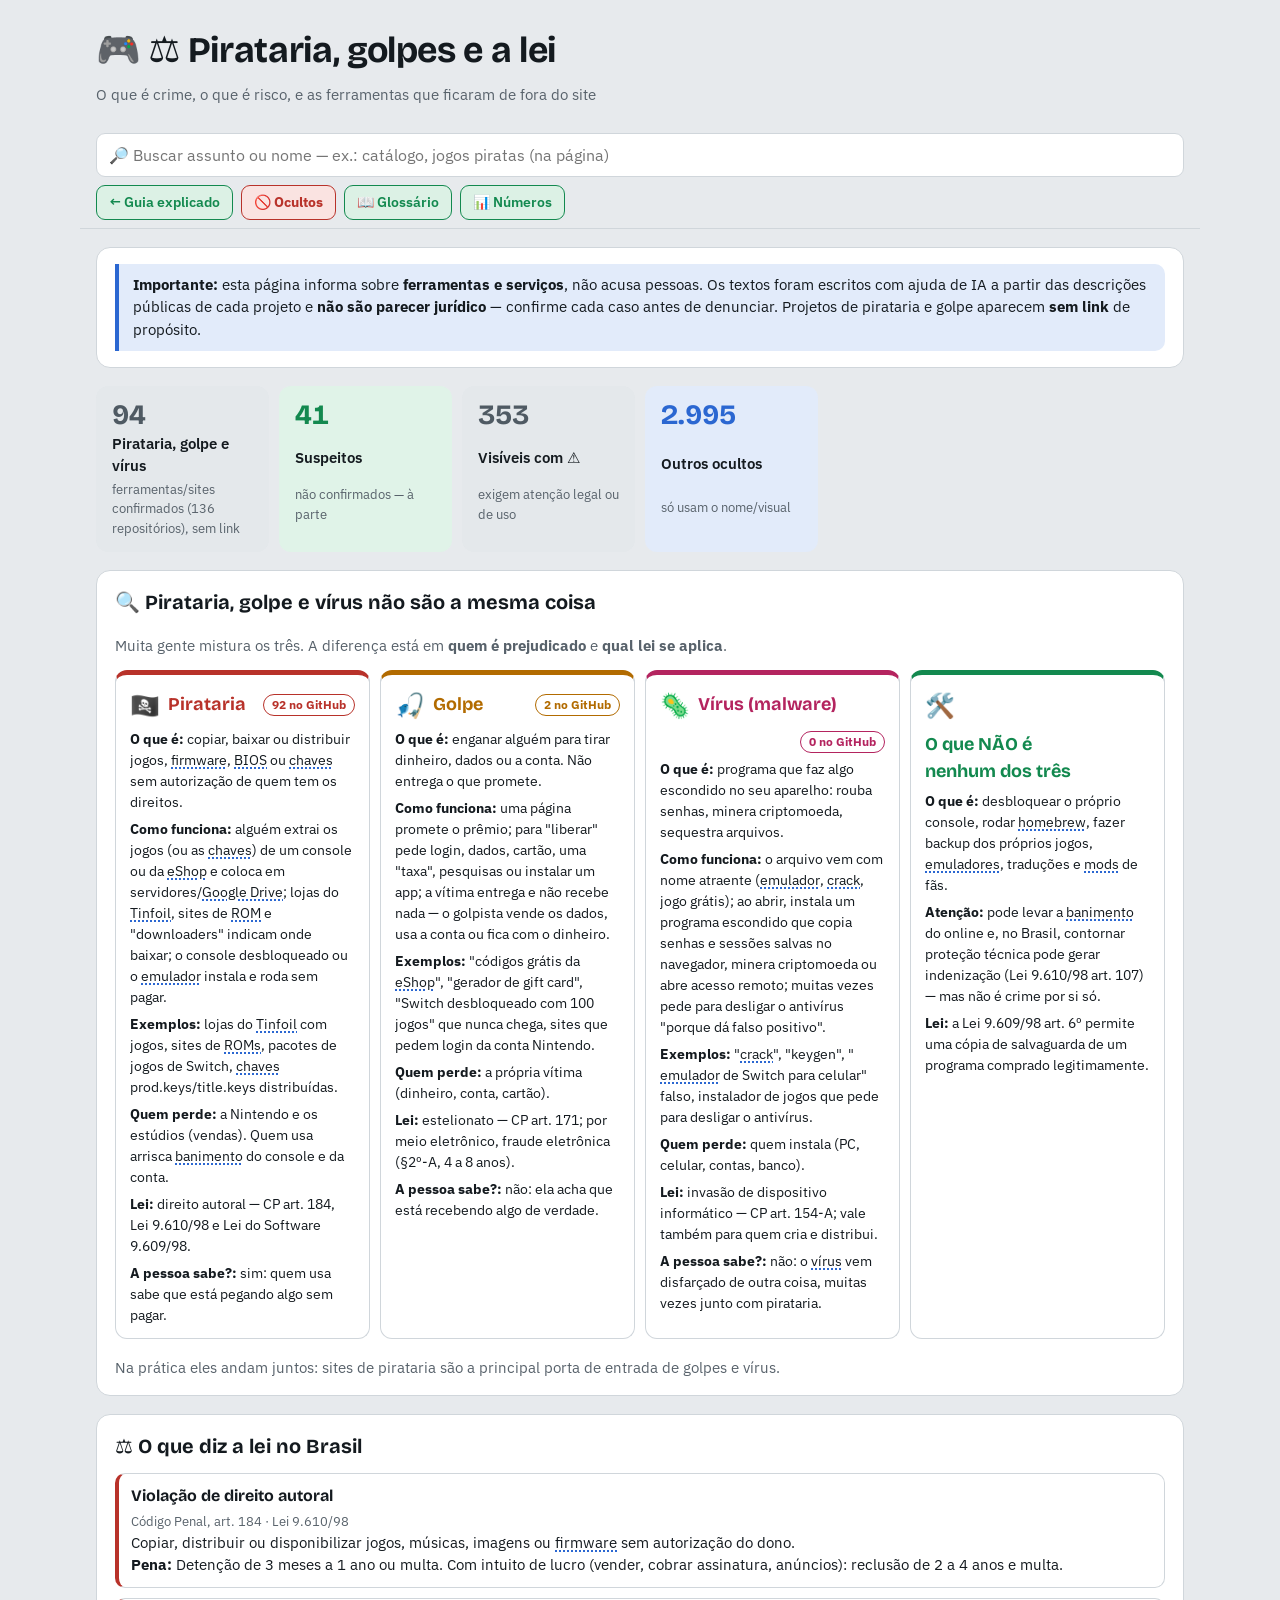
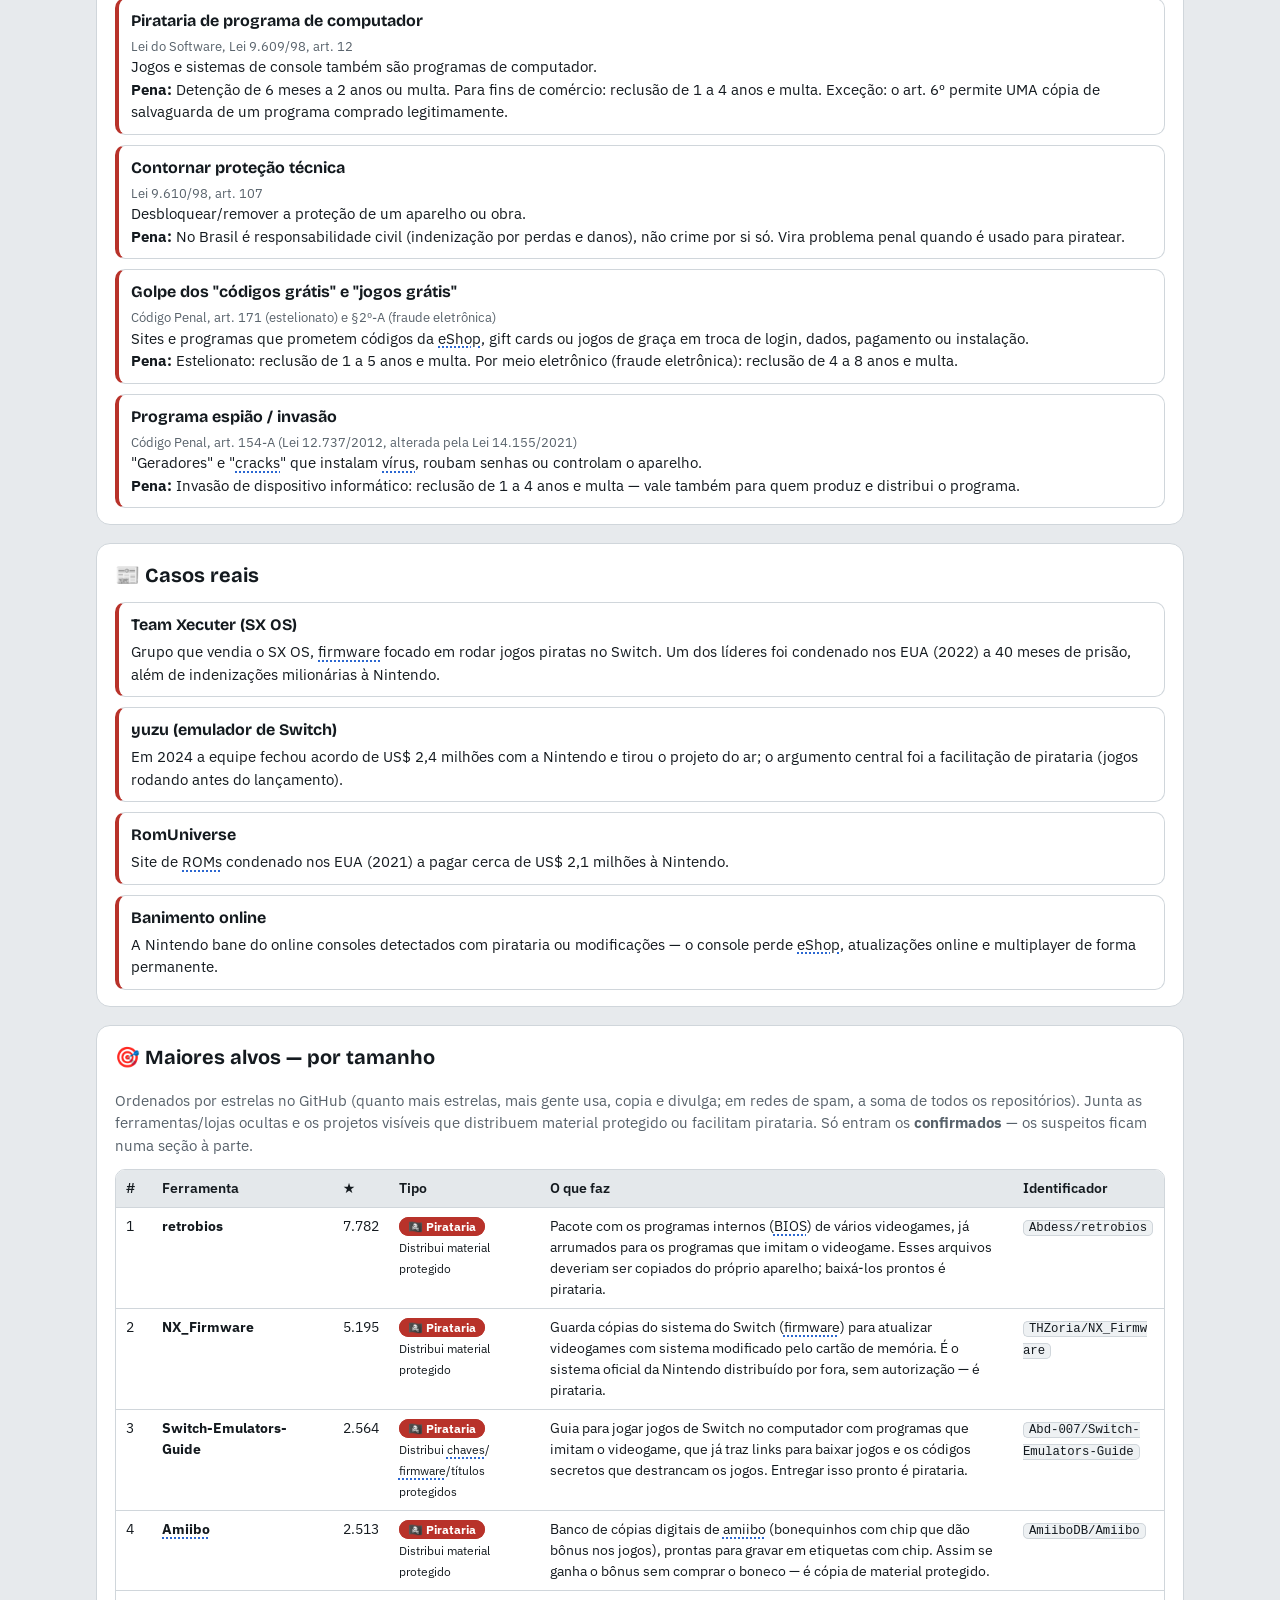
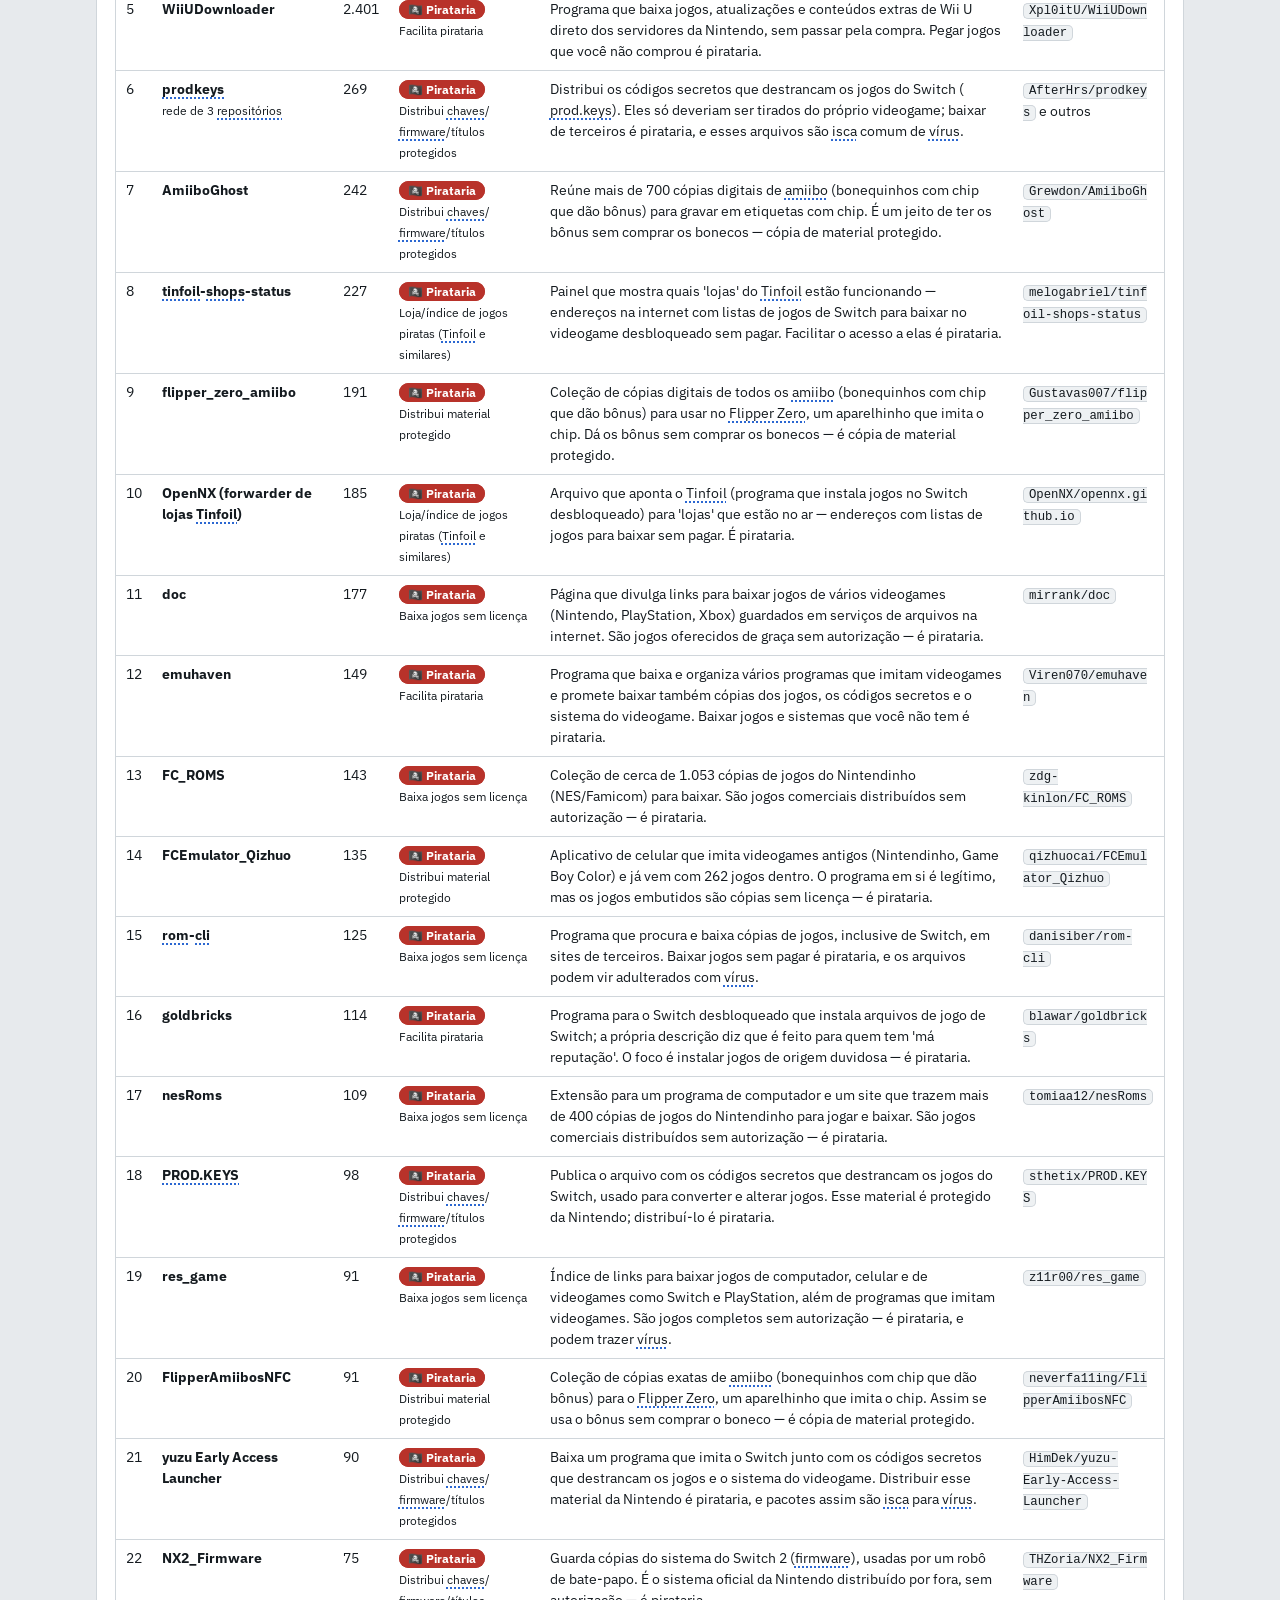
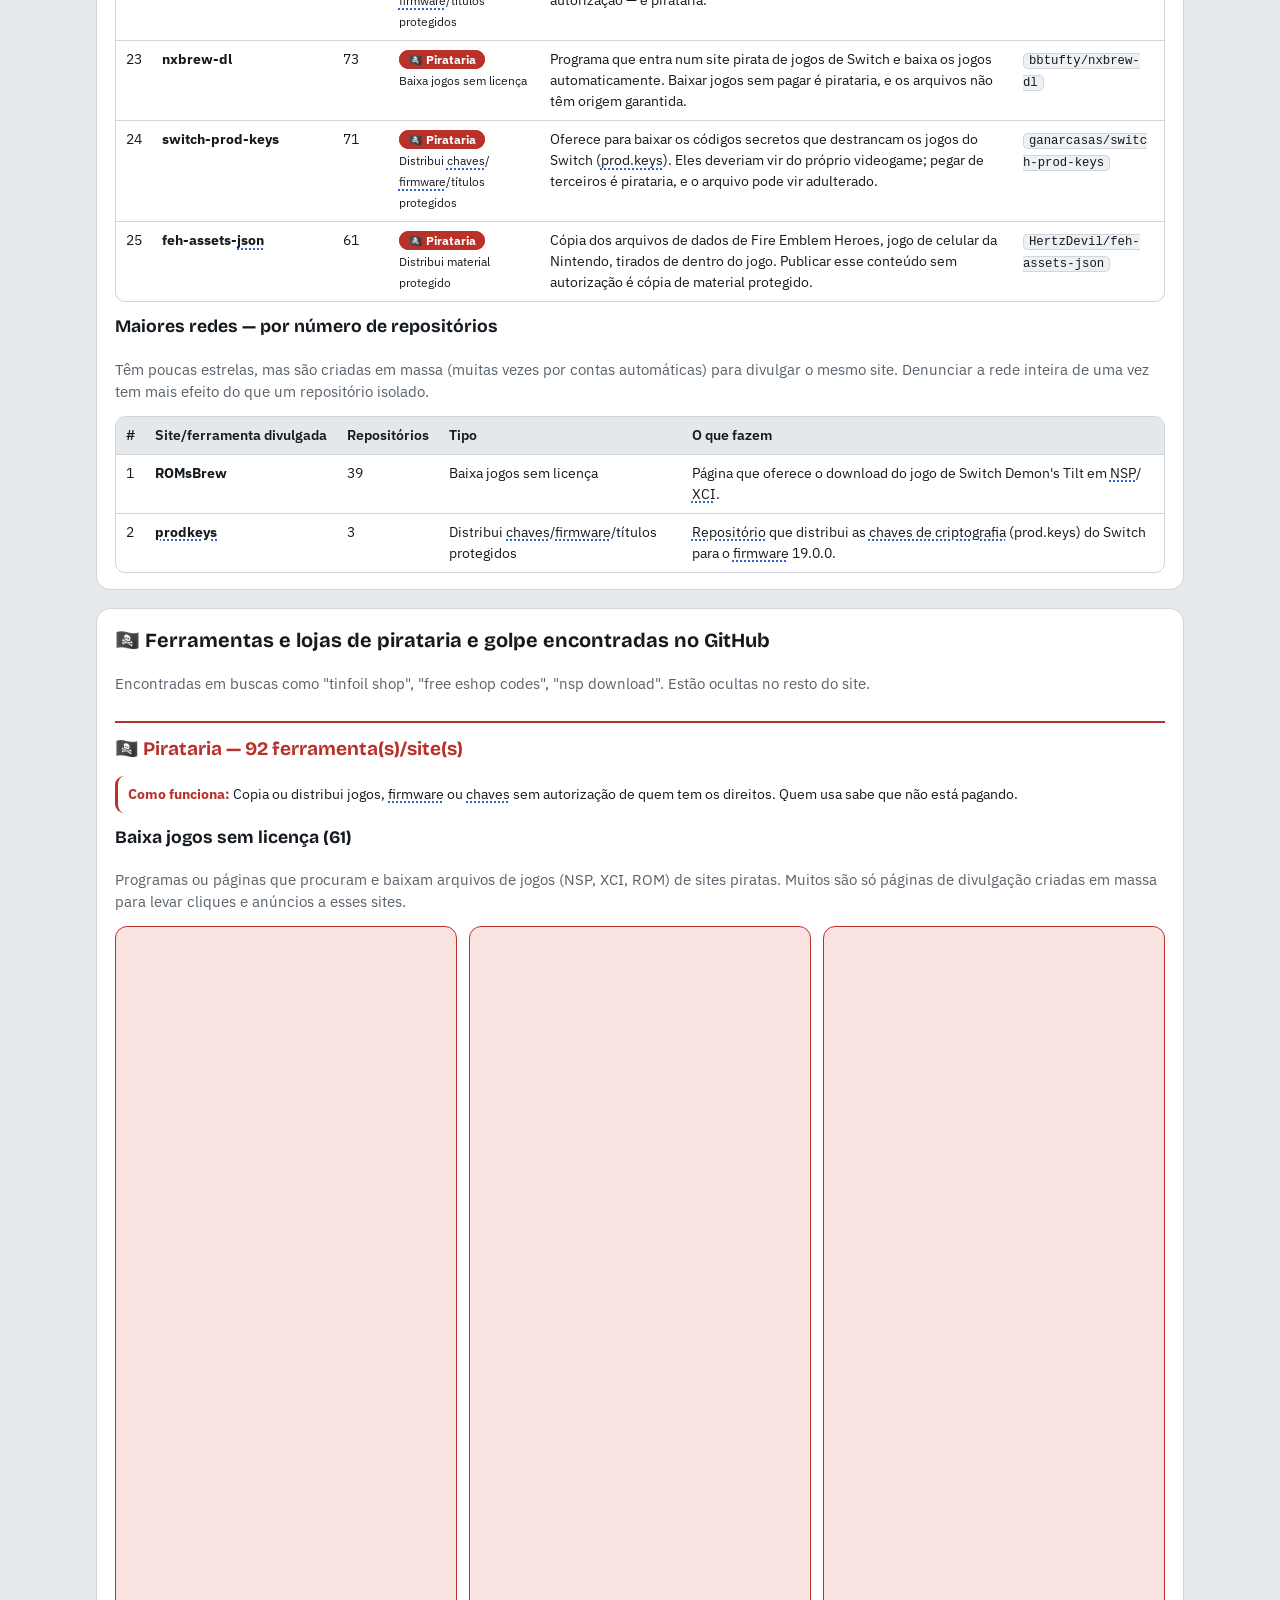
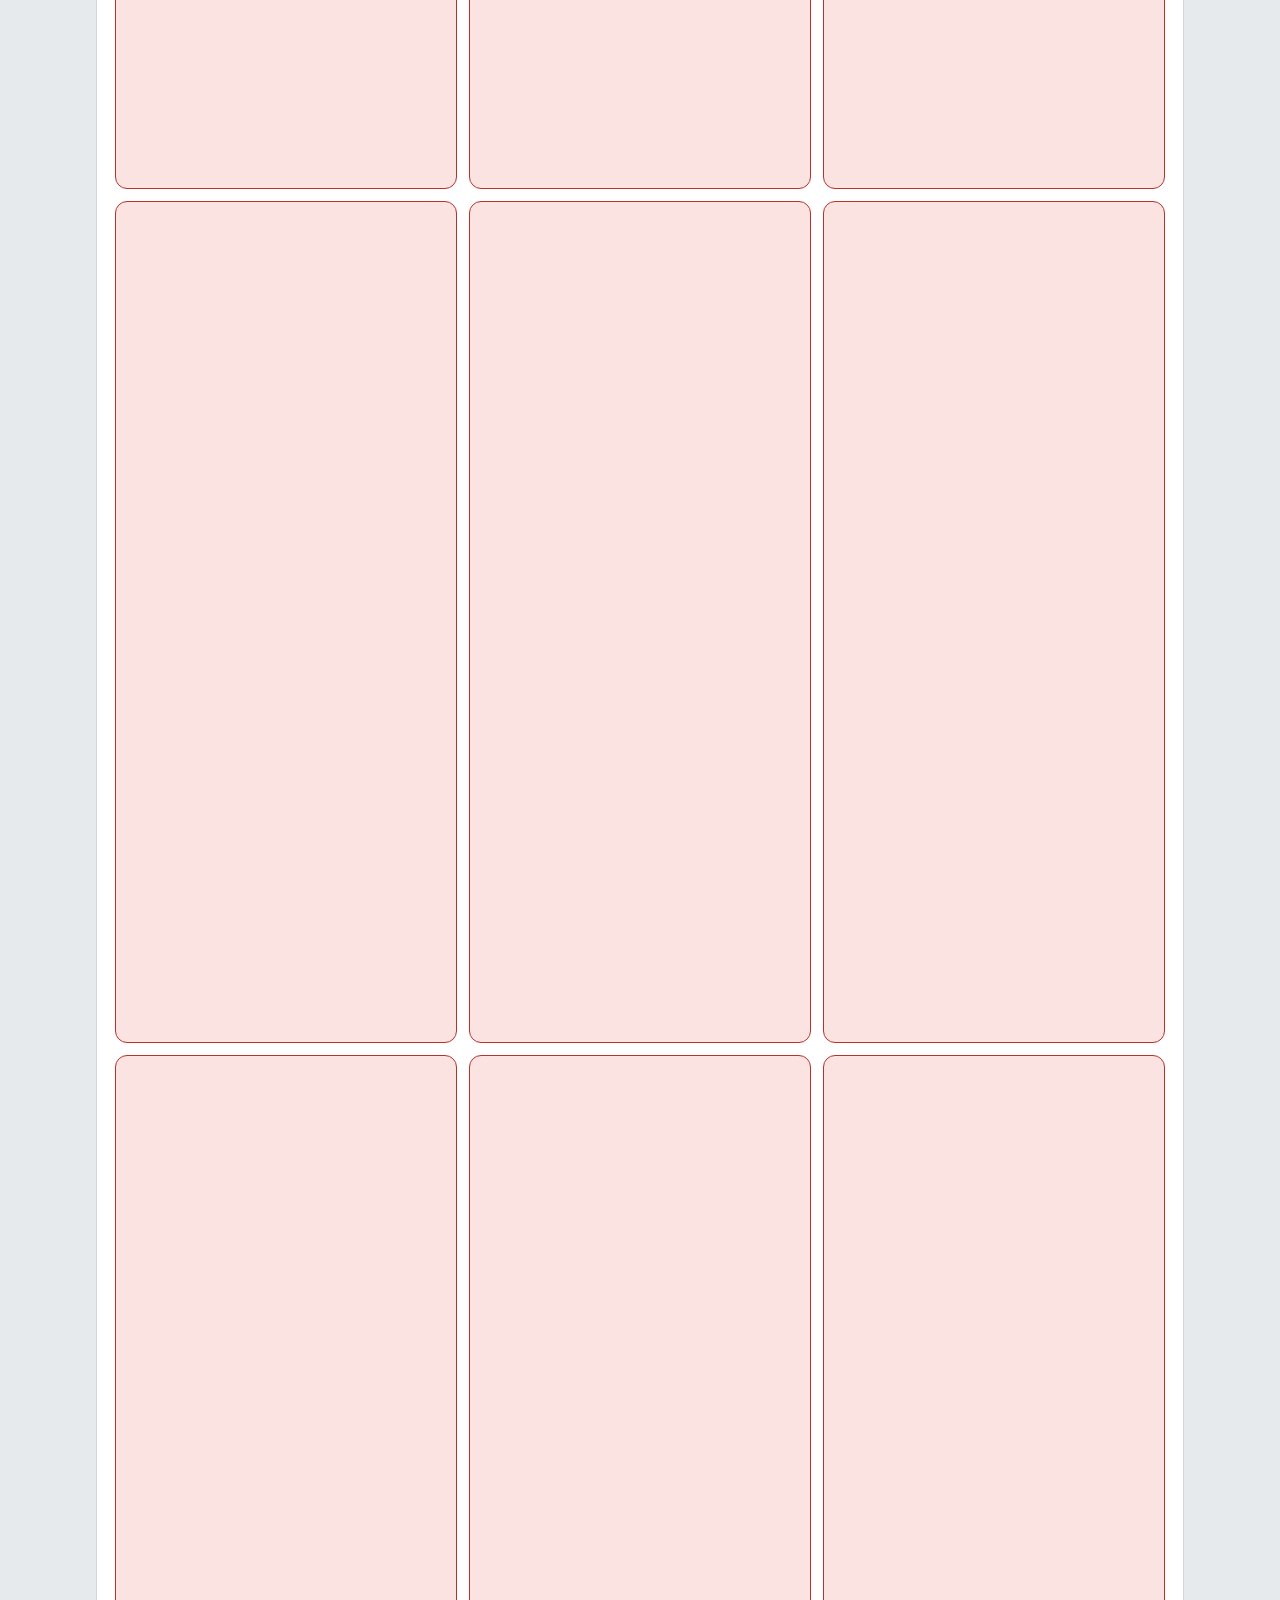
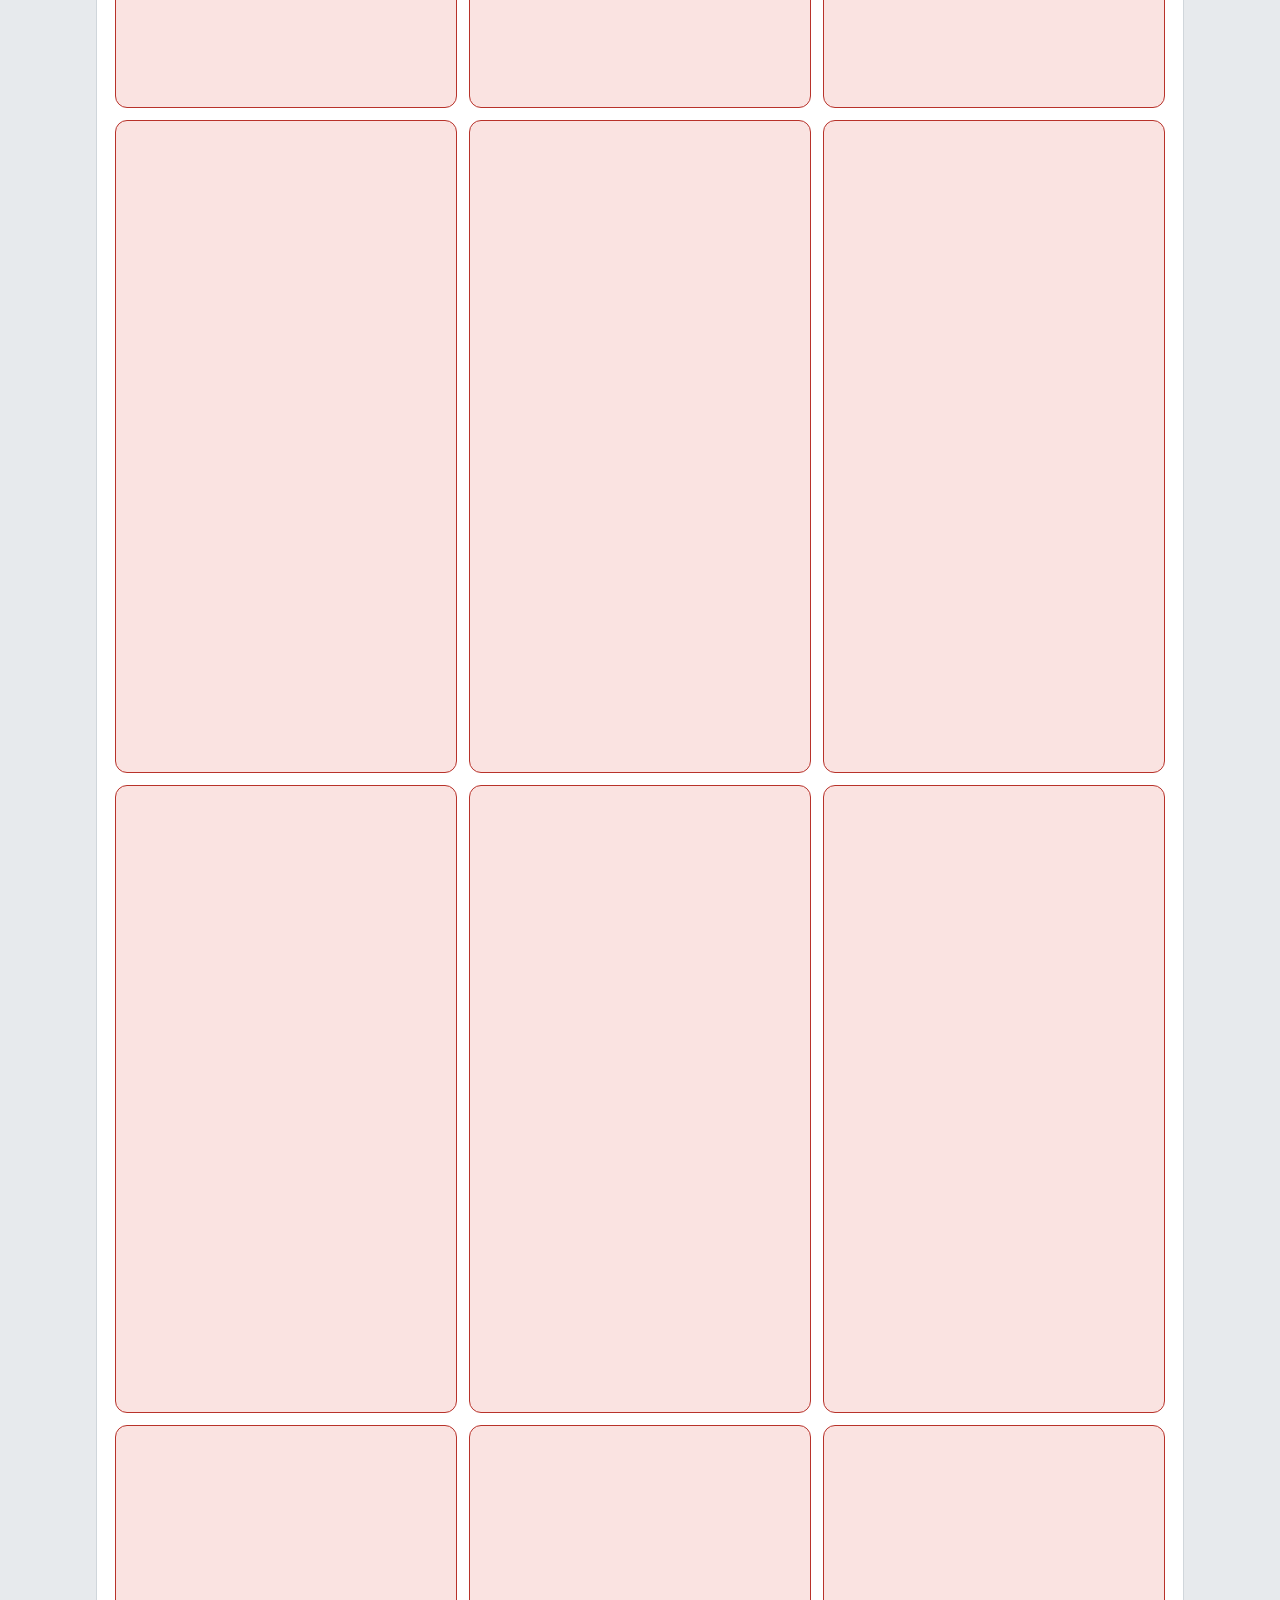
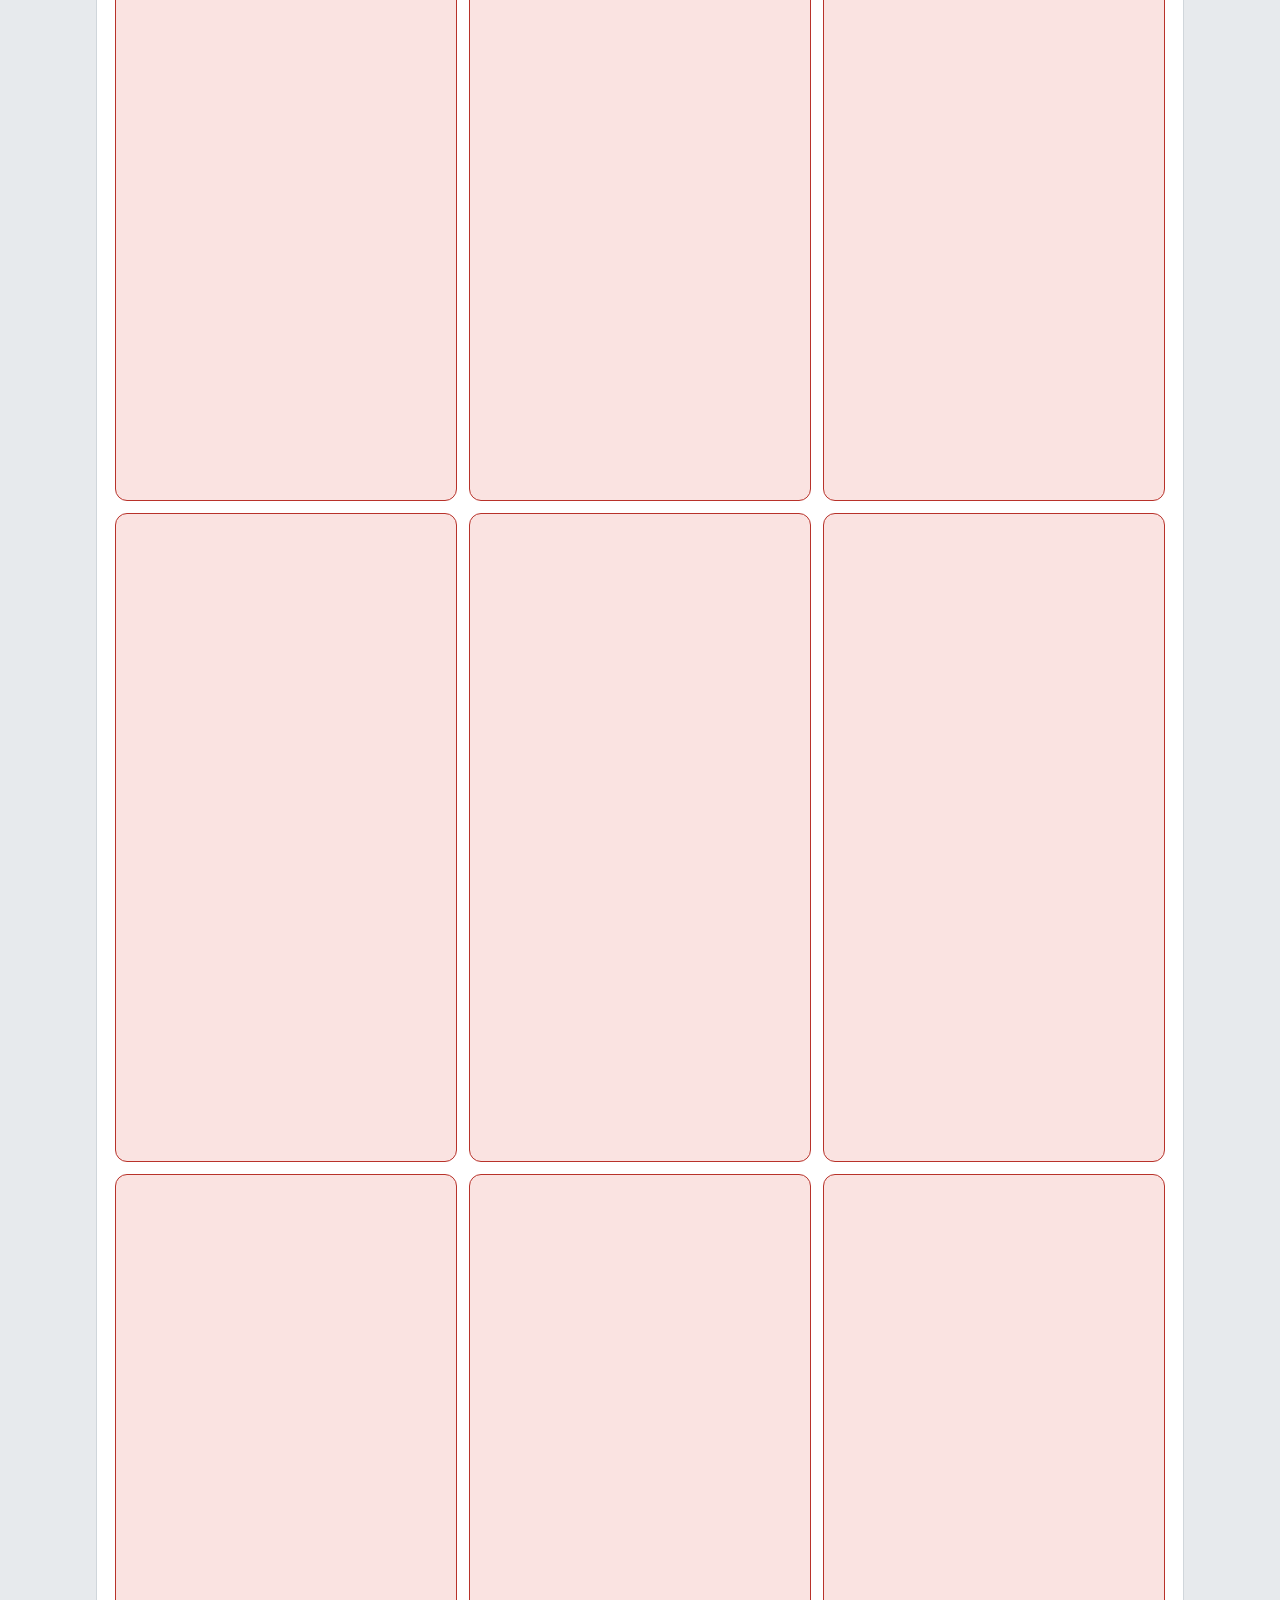
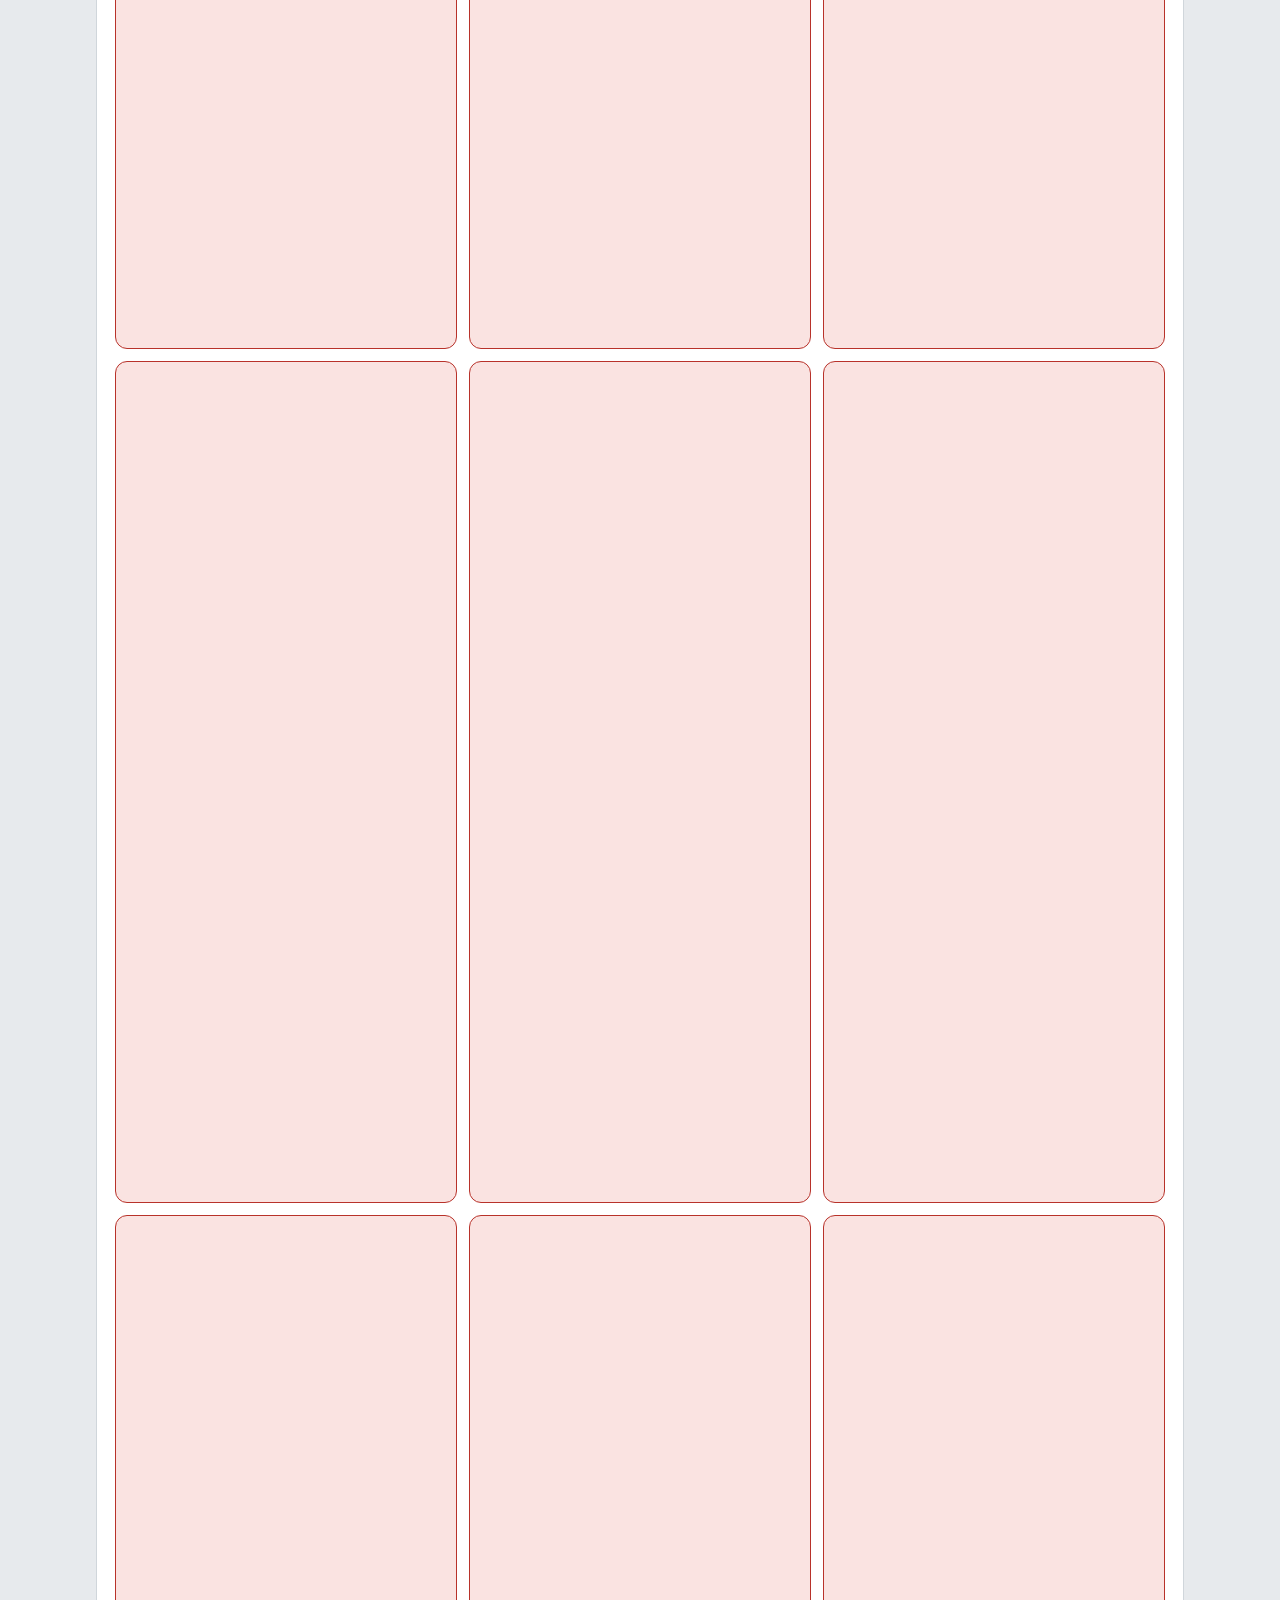
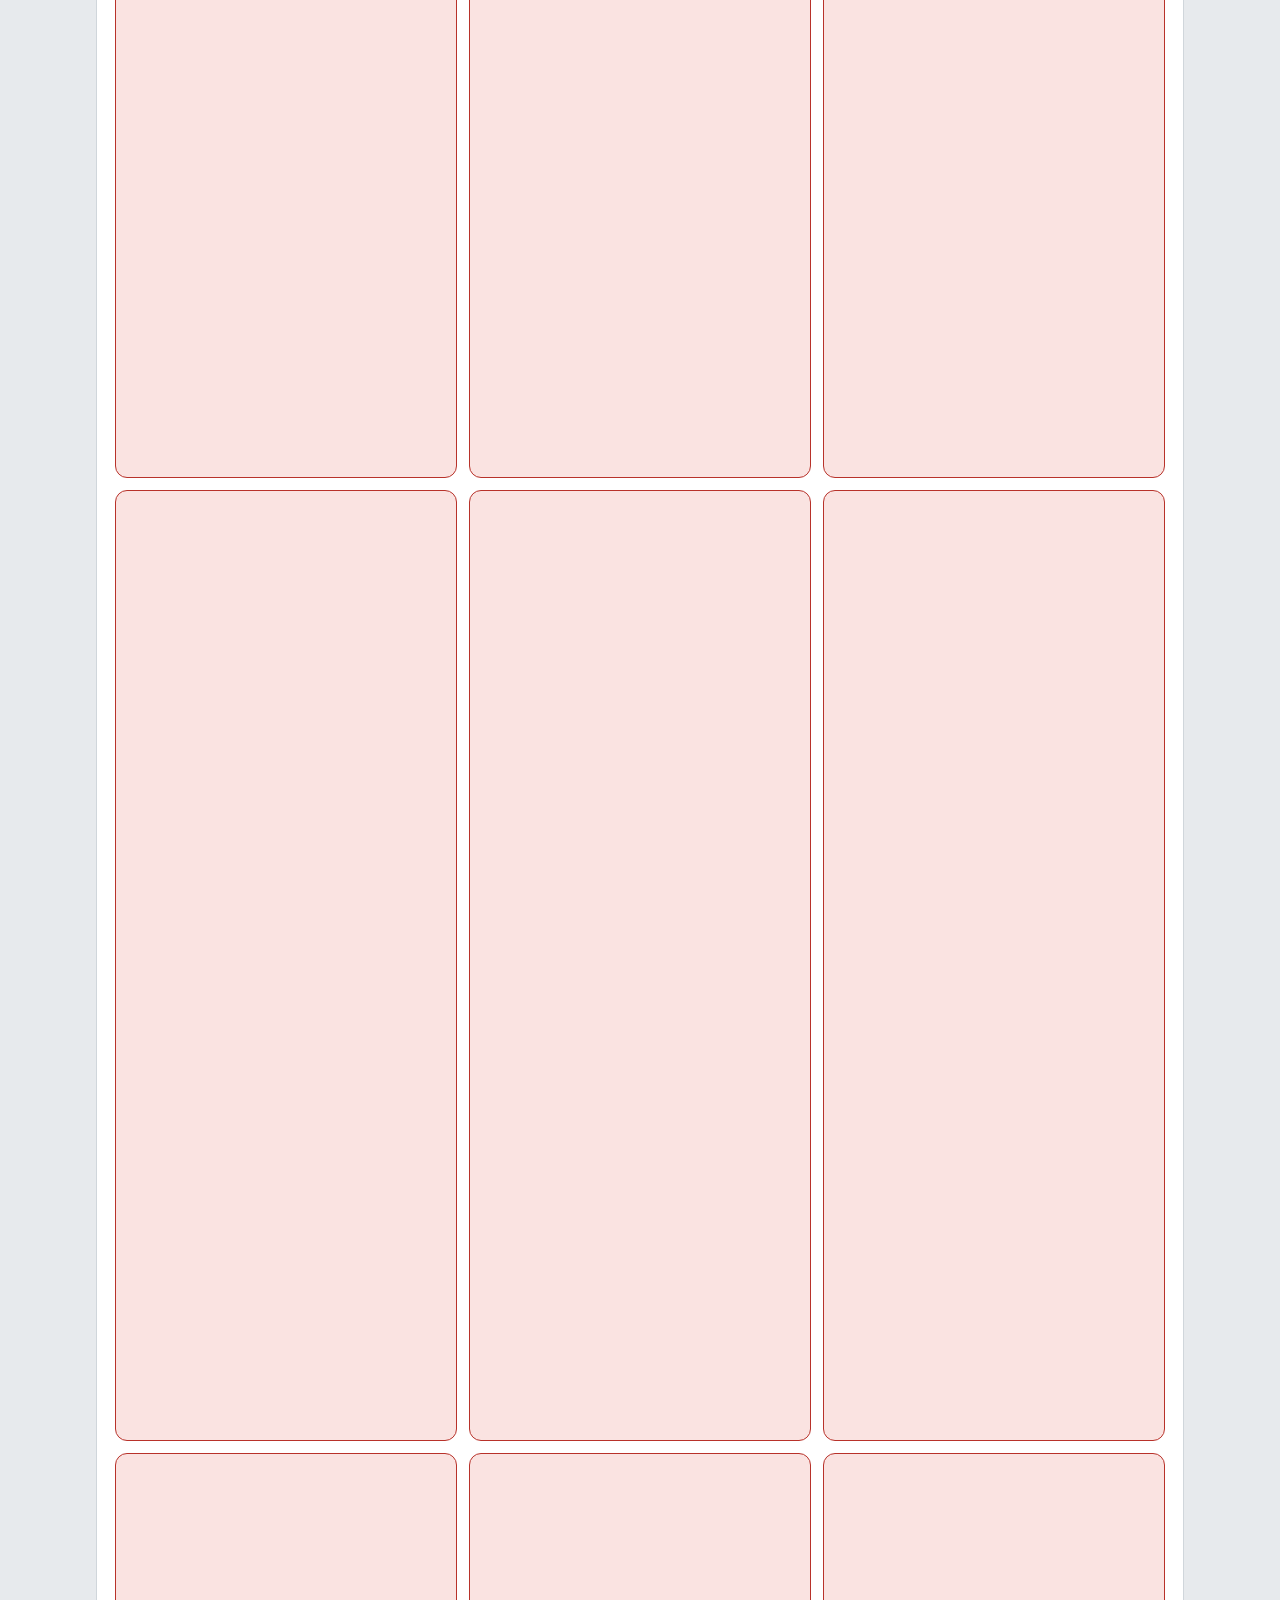
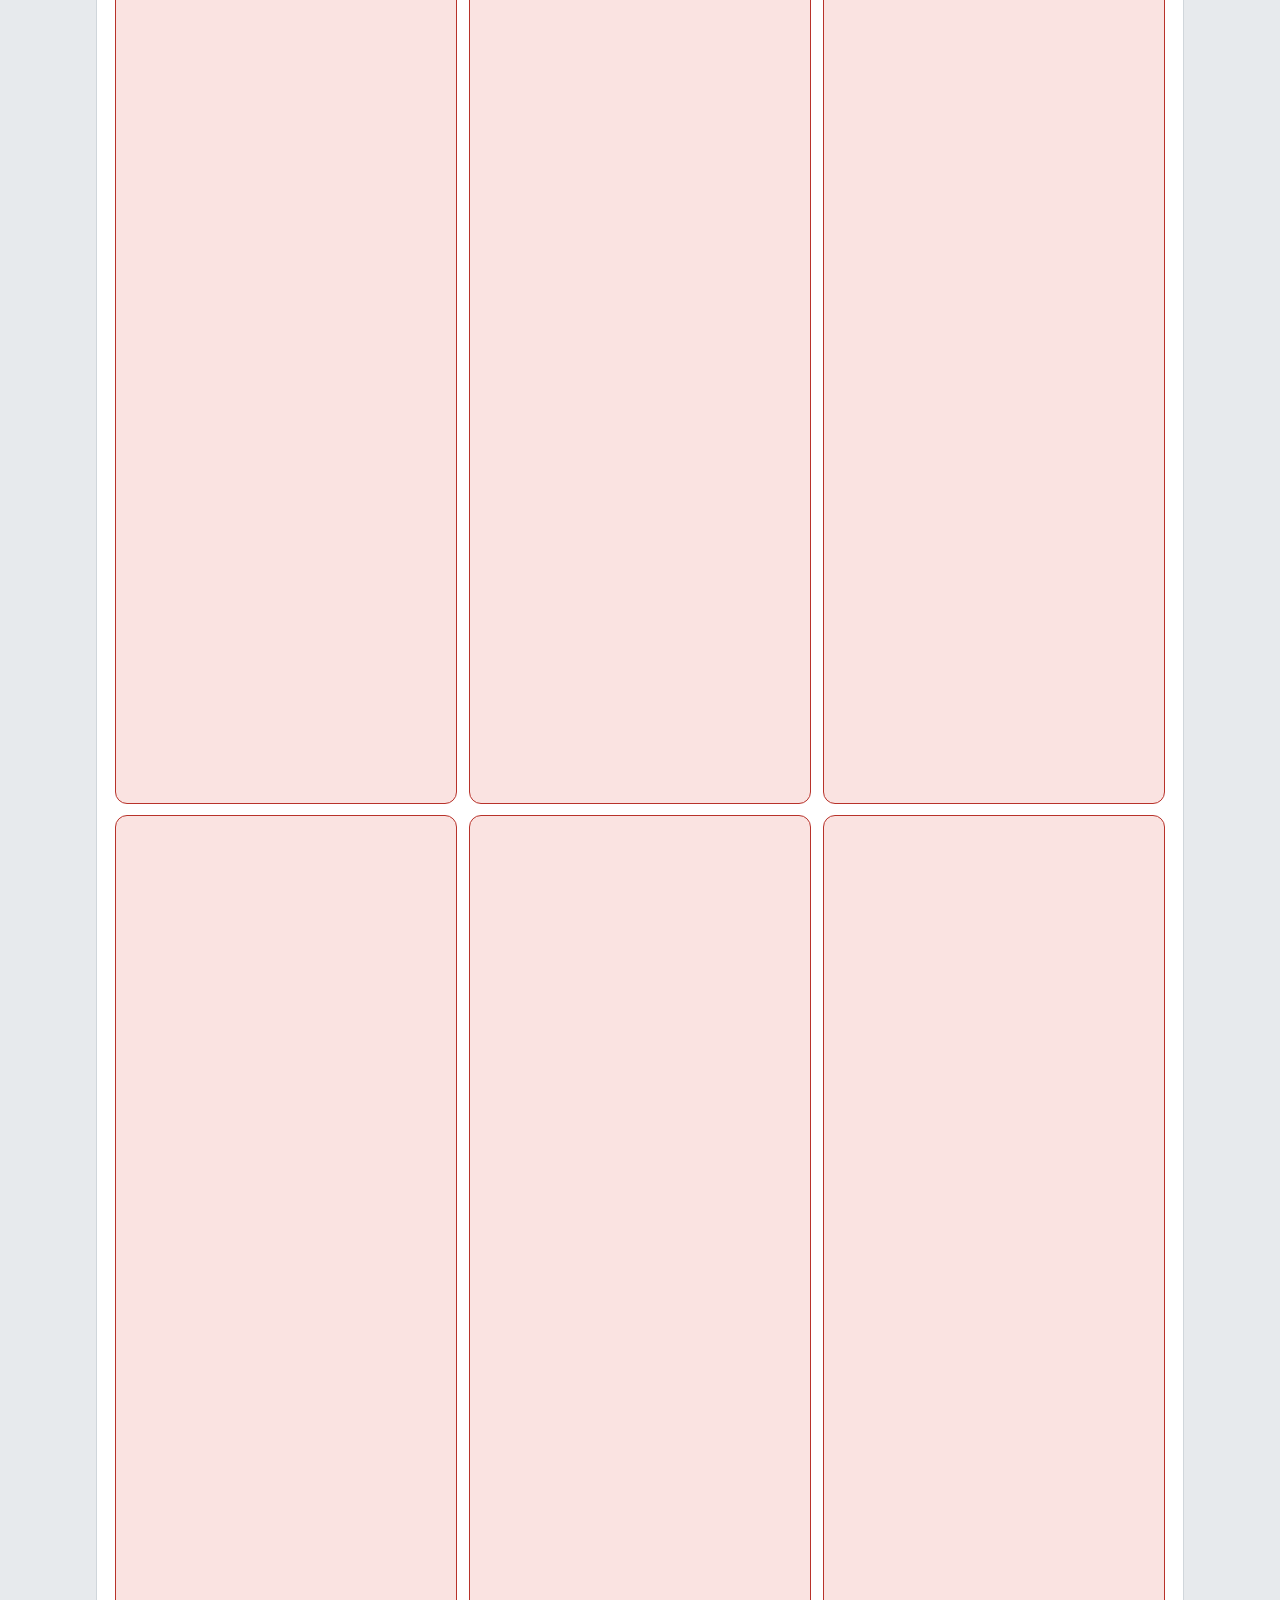
<file: riscos.html>
<!doctype html><html lang="pt-BR"><head><meta charset="utf-8">
<meta name="viewport" content="width=device-width,initial-scale=1,viewport-fit=cover">
<meta name="theme-color" content="#13894f"><meta name="mobile-web-app-capable" content="yes">
<link rel="preconnect" href="https://fonts.googleapis.com"><link rel="preconnect" href="https://fonts.gstatic.com" crossorigin>
<link href="https://fonts.googleapis.com/css2?family=Bricolage+Grotesque:opsz,wght@12..96,600;12..96,700&family=IBM+Plex+Sans:wght@400;500;600&display=swap" rel="stylesheet">
<title>Riscos e lei — Nintendo no GitHub</title><style>:root{--bg:#e7eaed;--surface:#fff;--ink:#141a1f;--muted:#58626b;--line:#d0d6db;--accent:#13894f;--accent-ink:#fff;--accent-soft:#dcf1e5;--pt:#13894f;--pt-bg:#e0f3e8;--blue:#2b67d1;--blue-bg:#e2ebfa;--gray:#4f5a63;--gray-bg:#e4e8eb;--pronta:#0f7f78;--pronta-bg:#dcf1ef;--veto:#b8322a;--veto-bg:#fae3e1;--sua:#2b67d1;--sua-bg:#e2ebfa;--star:#2b67d1;--star-bg:#e2ebfa;--cod:#eef1f3;--term:#0c1013;--term-ink:#8ff0b8;
--font-display:"Bricolage Grotesque","Segoe UI",system-ui,sans-serif;--font-body:"IBM Plex Sans","Segoe UI",system-ui,-apple-system,sans-serif;color-scheme:light}
@media (prefers-color-scheme:dark){:root{--bg:#0f1316;--surface:#171c21;--ink:#e2e8ed;--muted:#8d98a2;--line:#29313a;--accent:#38d98a;--accent-ink:#0b0f12;--accent-soft:#11281c;--pt:#38d98a;--pt-bg:#0f2619;--blue:#5ea4ff;--blue-bg:#122238;--gray:#a3adb6;--gray-bg:#20262c;--pronta:#3fd0c4;--pronta-bg:#0e2a28;--veto:#ff7d72;--veto-bg:#3b1714;--sua:#5ea4ff;--sua-bg:#122238;--star:#5ea4ff;--star-bg:#122238;--cod:#1d2329;--term:#080b0d;--term-ink:#5ff59e;color-scheme:dark}}
*{box-sizing:border-box}
html{-webkit-text-size-adjust:100%;scroll-padding-top:70px}
body{margin:0;background:var(--bg);color:var(--ink);font-family:var(--font-body);font-size:15px;line-height:1.5}
a{color:var(--blue);text-decoration:none;word-break:break-word}
h1,h2,h3{font-family:var(--font-display);text-wrap:balance;margin:0}
h1{font-size:clamp(26px,4vw,36px);font-weight:700;letter-spacing:-.01em}
.wrap{max-width:1120px;margin:0 auto;padding:24px 16px 48px;display:grid;gap:18px}
.sub{margin:6px 0 0;color:var(--muted)}
.resumo{margin:10px 0 0;font-size:17px;max-width:70ch}
/* barra fixa: busca + atalhos */
.pular{position:sticky;top:0;z-index:4;margin:0 -16px;padding:8px 16px;background:var(--bg);background:color-mix(in srgb,var(--bg) 94%,transparent);-webkit-backdrop-filter:blur(6px);backdrop-filter:blur(6px);border-bottom:1px solid var(--line);display:grid;gap:8px;padding-top:calc(8px + env(safe-area-inset-top))}
#q{width:100%;font:inherit;font-size:16px;color:var(--ink);background:var(--surface);border:1px solid var(--line);border-radius:9px;padding:9px 12px}
#q:focus{outline:2px solid var(--accent);border-color:var(--accent)}
.pular-trilho{display:flex;gap:8px;overflow-x:auto;scrollbar-width:none;overscroll-behavior-x:contain}
.pular-trilho::-webkit-scrollbar{display:none}
.pular-trilho a,.filtros button{flex:none;font:inherit;font-weight:500;font-size:14px;border:1px solid var(--line);background:var(--surface);color:var(--ink);border-radius:9px;padding:6px 12px;white-space:nowrap;cursor:pointer}
.pular-trilho a.lc{border-color:var(--accent);color:var(--accent);font-weight:600}
/* blocos de contagem (como os de status da estante) */
.tiles{display:grid;grid-template-columns:repeat(auto-fill,minmax(150px,1fr));gap:10px}
@media (max-width:420px){.tiles{grid-template-columns:1fr 1fr}}
.tile{display:grid;gap:2px;text-align:left;color:var(--ink);background:var(--cbg);border:2px solid transparent;border-radius:12px;padding:12px 14px}
.tile:active{border-color:var(--c)}
.tile .num{font-family:var(--font-display);font-size:28px;font-weight:700;color:var(--c);line-height:1.1;font-variant-numeric:tabular-nums}
.tile .lbl{font-weight:600}
.tile .dsc{font-size:13px;color:var(--muted)}
.c0{--c:var(--gray);--cbg:var(--gray-bg)}.c1{--c:var(--accent);--cbg:var(--accent-soft)}.c2{--c:var(--blue);--cbg:var(--blue-bg)}
.c3{--c:var(--pronta);--cbg:var(--pronta-bg)}.c4{--c:var(--pt);--cbg:var(--pt-bg)}.c5{--c:var(--blue);--cbg:var(--blue-bg)}.c6{--c:var(--gray);--cbg:var(--gray-bg)}
/* painéis / seções */
.panel,.sec{background:var(--surface);border:1px solid var(--line);border-radius:14px}
.panel{padding:16px 18px;display:grid;gap:12px}
.panel h2{font-size:21px;font-weight:700}
.sec{scroll-margin-top:110px}
.sec summary{list-style:none;cursor:pointer;padding:14px 16px;display:flex;align-items:center;gap:10px;-webkit-tap-highlight-color:transparent}
.sec summary::-webkit-details-marker{display:none}
.sec summary .dot{flex:none;width:12px;height:12px;border-radius:50%;background:var(--c)}
.sec summary h2{font-size:20px;font-weight:700;line-height:1.25}
.sec summary .count{margin-left:auto;flex:none;color:var(--muted);font-variant-numeric:tabular-nums;font-size:14px}
.sec summary::after{content:"▾";flex:none;color:var(--muted);transition:transform .2s}
.sec:not([open]) summary::after{transform:rotate(-90deg)}
.in{padding:0 16px 16px;display:grid;gap:10px}
.in>h3{font-size:17px;font-weight:700;margin-top:10px;padding-top:12px;border-top:1px solid var(--line)}
p{margin:0}
/* cards */
.cards{display:grid;grid-template-columns:repeat(auto-fill,minmax(270px,1fr));gap:12px}
@media (max-width:560px){.cards{grid-template-columns:1fr}}
.card{background:var(--surface);border:1px solid var(--line);border-radius:12px;padding:14px;display:flex;flex-direction:column;gap:8px;content-visibility:auto;contain-intrinsic-size:auto 140px}
.card.r{border-color:var(--pt);box-shadow:inset 0 0 0 1px var(--pt)}
.card.morto{border-style:dashed}
.card p{font-size:15px}
.ct{font-family:var(--font-display);font-size:17px;font-weight:600;line-height:1.25;word-break:break-word}
.bs{display:flex;flex-wrap:wrap;gap:6px}
.b{font-size:12px;padding:1px 8px;border-radius:999px;border:1px solid var(--line);color:var(--muted);white-space:nowrap}
.st{border-color:var(--star);color:var(--star);background:var(--star-bg);font-weight:600}
.arq{border-style:dashed}
.rec-b{border-color:var(--pt);background:var(--pt);color:#fff;font-weight:600}
@media (prefers-color-scheme:dark){.rec-b{color:#0d1219}}
.gr{border-color:var(--accent);color:var(--accent)}
code{background:var(--cod);border:1px solid var(--line);border-radius:5px;padding:0 5px;font-size:.88em;word-break:break-word}
/* blocos de ajuda */
.rec{margin:0;padding:10px 14px;border-left:4px solid var(--pt);background:var(--pt-bg);border-radius:0 10px 10px 0}
.nota{margin:0;padding:10px 14px;border-left:4px solid var(--sua);background:var(--sua-bg);border-radius:0 10px 10px 0}
.ex{border-radius:12px;overflow:hidden;border:1px solid var(--line)}
.ex-t{background:var(--gray-bg);color:var(--ink);font-family:var(--font-display);font-size:14px;font-weight:600;padding:8px 12px;border-bottom:1px solid var(--line)}
.ex pre{margin:0;padding:12px;overflow-x:auto;background:var(--term);color:var(--term-ink);font-family:ui-monospace,"Cascadia Mono",Consolas,monospace;font-size:13px;line-height:1.55}
.ex code{background:none;border:0;padding:0;font-size:inherit;word-break:normal;white-space:pre}
.passos{margin:0;padding-left:22px;display:grid;gap:6px}
.dicas,.quero{display:grid;grid-template-columns:repeat(auto-fill,minmax(240px,1fr));gap:8px}
.dicas div,.quero div{background:var(--bg);border:1px solid var(--line);border-radius:10px;padding:10px 12px;display:grid;gap:2px}
.dicas span,.quero span{color:var(--muted);font-size:14px}
/* lista completa */
.filtros{display:flex;gap:8px;overflow-x:auto;scrollbar-width:none;padding-bottom:2px}
.filtros::-webkit-scrollbar{display:none}
.filtros button[aria-pressed="true"]{background:var(--accent);color:var(--accent-ink);border-color:var(--accent)}
.mais{display:block;margin:14px auto 4px;font:inherit;font-weight:600;border:1px solid var(--accent);background:var(--accent-soft);color:var(--accent);border-radius:9px;padding:10px 18px;cursor:pointer}
.mais[hidden]{display:none}
#nada{text-align:center;color:var(--muted);padding:30px}
.oculto{display:none!important}
footer{text-align:center;color:var(--muted);font-size:13px;padding:0 16px calc(24px + env(safe-area-inset-bottom))}
.forte{font-size:14px!important;padding:8px 10px;border-radius:9px;background:var(--pt-bg);border-left:3px solid var(--pt)}
.forte b{color:var(--pt)}
h1{color:var(--ink)}h1::first-letter{color:var(--accent)}
.pular-trilho a.lc{background:var(--accent-soft)}
.wrap{grid-template-columns:minmax(0,1fr)}
.wrap>*,.in>*,.panel>*,.cards>*,.t-corpo>*{min-width:0}
html,body{overflow-x:hidden}
.meta{display:flex;flex-wrap:wrap;align-items:center;gap:6px 10px;margin-top:auto;padding-top:4px}
.quando{font-size:13px;color:var(--muted)}
.quando.q-viva{color:var(--pt);font-weight:600}
.baixar{margin-left:auto;font-size:14px;font-weight:600;color:#fff;background:var(--pt);border-radius:9px;padding:6px 12px;white-space:nowrap}
@media (prefers-color-scheme:dark){.baixar{color:#0b0f12}}
.filtros small{opacity:.7;font-size:12px}
.filtros.ordem{align-items:center}
.filtros.ordem span{flex:none;font-size:13px;color:var(--muted)}
.btn{font:inherit;font-size:14px;font-weight:500;border:1px solid var(--line);background:var(--surface);color:var(--ink);border-radius:9px;padding:8px 12px;cursor:pointer}
.m-acoes{display:flex;flex-wrap:wrap;gap:8px}
.m-perigo{color:var(--veto)}
#m-txt{width:100%;font:inherit;font-size:15px;color:var(--ink);background:var(--surface);border:1px solid var(--line);border-radius:10px;padding:10px 12px;resize:vertical}
#m-txt:focus{outline:2px solid var(--accent);border-color:var(--accent)}
.m-en{color:var(--muted);font-size:13px}
.panel h2{font-size:20px}
.card.ocu-card{border-style:dashed;background:var(--gray-bg)}
.card.ocu-card.perigo{border-color:var(--veto);border-style:solid;background:var(--veto-bg)}
.ocu-b{border-color:var(--gray);color:var(--gray);font-weight:600}
.semlink{color:var(--ink);text-decoration:line-through dotted;text-decoration-thickness:1px}
.ocu-m{font-size:14px!important}
.risco{font-size:14px!important;padding:8px 10px;border-radius:9px;background:var(--veto-bg);border-left:3px solid var(--veto)}
.risco b{color:var(--veto)}
.barras{display:grid;gap:6px}
.br{display:grid;grid-template-columns:minmax(80px,32%) 1fr auto;align-items:center;gap:8px;font-size:14px;padding:2px 0;cursor:default}
.br-n{white-space:nowrap;overflow:hidden;text-overflow:ellipsis}
.br-t{display:block;height:14px;background:var(--gray-bg);border-radius:4px;overflow:hidden}
.br-b{display:block;height:100%;background:var(--accent);border-radius:0 4px 4px 0}
.br:hover .br-b,.br:active .br-b{filter:brightness(1.15)}
.br:hover .br-n{font-weight:600}
.br-v{font-variant-numeric:tabular-nums;font-weight:600;min-width:3.5em;text-align:right}
.tab{overflow-x:auto;border:1px solid var(--line);border-radius:10px}
.tab table{border-collapse:collapse;width:100%;font-size:14px}
.tab th{text-align:left;background:var(--gray-bg);font-weight:600;padding:8px 10px;white-space:nowrap}
.tab td{padding:8px 10px;border-top:1px solid var(--line);vertical-align:top}
.tab td:nth-child(3){font-variant-numeric:tabular-nums;white-space:nowrap}
.lei{display:grid;gap:10px}
.lei>div{border:1px solid var(--line);border-left:4px solid var(--veto);border-radius:10px;padding:10px 12px;background:var(--surface)}
.lei h3{font-size:16px;margin-bottom:4px}
.lei .pena{font-size:13px;color:var(--muted)}
.difs{display:grid;grid-template-columns:repeat(auto-fill,minmax(250px,1fr));gap:10px}
.dif{border:1px solid var(--line);border-top:5px solid var(--c);border-radius:12px;padding:12px 14px;display:grid;gap:6px;align-content:start;background:var(--surface)}
.dif p{font-size:14px}
.dif-t{display:flex;align-items:center;gap:8px;flex-wrap:wrap}
.dif-t h3{font-size:18px;color:var(--c)}
.dif-i{font-size:24px}
.dif-n{margin-left:auto;font-size:12px;font-weight:700;color:var(--c);border:1px solid var(--c);border-radius:999px;padding:1px 8px}
.d-pir{--c:var(--veto)}.d-gol{--c:var(--sua)}.d-mal{--c:var(--rom,#b4245f)}.d-ok{--c:var(--pt)}
:root{--rom:#b4245f}@media (prefers-color-scheme:dark){:root{--rom:#ff8fbf}}
.d-gol{--c:#b26b00}@media (prefers-color-scheme:dark){.d-gol{--c:#f2aa3f}}
.susp-b{border-color:#b26b00;color:#b26b00;font-weight:600}
@media (prefers-color-scheme:dark){.susp-b{border-color:#f2aa3f;color:#f2aa3f}}
.ids{display:flex;flex-wrap:wrap;gap:4px;font-size:12px;margin-top:6px}
details summary{cursor:pointer;color:var(--blue);font-size:14px}
.tp-pir{--tc:var(--veto)}.tp-gol{--tc:#b26b00}.tp-mal{--tc:var(--rom)}
@media (prefers-color-scheme:dark){.tp-gol{--tc:#f2aa3f}}
.b.tp-pir,.b.tp-gol,.b.tp-mal{border-color:var(--tc);background:var(--tc);color:#fff;font-weight:700}
@media (prefers-color-scheme:dark){.b.tp-pir,.b.tp-gol,.b.tp-mal{color:#0b0f12}}
.como{font-size:14px!important;padding:8px 10px;border-radius:9px;border-left:3px solid var(--tc,var(--line));background:var(--surface)}
.como b{color:var(--tc,var(--ink))}
h3.tp-h{color:var(--tc);font-size:19px;border-top:2px solid var(--tc);padding-top:12px;margin-top:14px}
@media (max-width:560px){
 .tab{border:0}
 .tab table,.tab tbody,.tab tr,.tab td{display:block;width:100%}
 .tab thead{display:none}
 .tab tr{border:1px solid var(--line);border-radius:10px;padding:10px 12px;margin-bottom:8px;background:var(--surface)}
 .tab td{border:0;padding:2px 0}
 .tab td:nth-child(1){display:inline-block;width:auto;margin-right:6px;font-weight:700;color:var(--muted)}
 .tab td:nth-child(1)::after{content:"."}
 .tab td:nth-child(2){display:inline;width:auto;font-weight:600;word-break:break-word}
 .tab td:nth-child(3){display:inline-block;width:auto;margin-left:8px;color:var(--star);font-weight:600}
 .tab td:nth-child(4){font-size:13px;color:var(--muted)}
}
.pular-trilho a.ocu-nav{background:var(--veto-bg);border-color:var(--veto);color:var(--veto);font-weight:700}
a.tile{text-decoration:none}
a.tile:active,a.tile:hover{border-color:var(--c)}
#faixa-ocu{margin:0 0 12px;padding:10px 14px;border-radius:10px;background:var(--veto-bg);border-left:4px solid var(--veto);font-size:14px}
#faixa-ocu[hidden]{display:none}
#faixa-ocu b{color:var(--veto)}
#faixa-ocu button{font:inherit;font-size:13px;font-weight:600;border:1px solid var(--line);background:var(--surface);color:var(--ink);border-radius:9px;padding:4px 10px;margin-top:6px;cursor:pointer}
.lg-b{border-color:var(--blue);color:var(--blue)}
#tema,#busca-topo{display:grid;gap:8px;margin:0 0 10px}
#tema[hidden],#busca-topo[hidden],#contagem[hidden]{display:none}
.tema{border:1px solid var(--line);border-left:5px solid var(--blue);border-radius:12px;padding:12px 14px;background:var(--surface)}
.tema h3{font-size:18px;margin:0 0 4px}
.tema p{font-size:15px;line-height:1.55}
#contagem{margin:0 0 10px;font-size:14px;color:var(--muted)}
.busca-link{margin:0;font-size:14px}
.simples{font-size:16px!important;line-height:1.55;padding:10px 12px;border-radius:10px;background:var(--blue-bg);border-left:4px solid var(--blue)}
.simples b{color:var(--blue)}
.tec{font-size:14px!important;color:var(--muted)}
.tec b{color:var(--ink)}
</style></head><body>
<div class="wrap">
<header><h1>🎮 ⚖️ Pirataria, golpes e a lei</h1><p class="sub">O que é crime, o que é risco, e as ferramentas que ficaram de fora do site</p></header>
<div class="pular"><input id="q" type="search" placeholder="🔎 Buscar assunto ou nome — ex.: catálogo, jogos piratas (na página)" autocomplete="off" aria-label="Buscar"><div class="pular-trilho"><a href="index.html" class="lc">← Guia explicado</a><a href="lista.html#ocultos" class="ocu-nav">🚫 Ocultos</a><a href="glossario.html" class="lc">📖 Glossário</a><a href="numeros.html" class="lc">📊 Números</a></div></div>
<section class="panel"><p class="nota"><b>Importante:</b> esta página informa sobre <b>ferramentas e serviços</b>, não acusa pessoas. Os textos foram escritos com ajuda de IA a partir das descrições públicas de cada projeto e <b>não são parecer jurídico</b> — confirme cada caso antes de denunciar. Projetos de pirataria e golpe aparecem <b>sem link</b> de propósito.</p></section><div class="tiles"><div class="tile c0"><span class="num">94</span><span class="lbl">Pirataria, golpe e vírus</span><span class="dsc">ferramentas/sites confirmados (136 repositórios), sem link</span></div><div class="tile c4"><span class="num">41</span><span class="lbl">Suspeitos</span><span class="dsc">não confirmados — à parte</span></div><div class="tile c6"><span class="num">353</span><span class="lbl">Visíveis com ⚠️</span><span class="dsc">exigem atenção legal ou de uso</span></div><div class="tile c2"><span class="num">2.995</span><span class="lbl">Outros ocultos</span><span class="dsc">só usam o nome/visual</span></div></div><section class="panel"><h2>🔍 Pirataria, golpe e vírus não são a mesma coisa</h2><p class="sub">Muita gente mistura os três. A diferença está em <b>quem é prejudicado</b> e <b>qual lei se aplica</b>.</p><div class="difs"><div class="dif d-pir"><div class="dif-t"><span class="dif-i">🏴‍☠️</span><h3>Pirataria</h3><span class="dif-n">92 no GitHub</span></div><p><b>O que é:</b> copiar, baixar ou distribuir jogos, firmware, BIOS ou chaves sem autorização de quem tem os direitos.</p><p><b>Como funciona:</b> alguém extrai os jogos (ou as chaves) de um console ou da eShop e coloca em servidores/Google Drive; lojas do Tinfoil, sites de ROM e "downloaders" indicam onde baixar; o console desbloqueado ou o emulador instala e roda sem pagar.</p><p><b>Exemplos:</b> lojas do Tinfoil com jogos, sites de ROMs, pacotes de jogos de Switch, chaves prod.keys/title.keys distribuídas.</p><p><b>Quem perde:</b> a Nintendo e os estúdios (vendas). Quem usa arrisca banimento do console e da conta.</p><p><b>Lei:</b> direito autoral — CP art. 184, Lei 9.610/98 e Lei do Software 9.609/98.</p><p><b>A pessoa sabe?:</b> sim: quem usa sabe que está pegando algo sem pagar.</p></div><div class="dif d-gol"><div class="dif-t"><span class="dif-i">🎣</span><h3>Golpe</h3><span class="dif-n">2 no GitHub</span></div><p><b>O que é:</b> enganar alguém para tirar dinheiro, dados ou a conta. Não entrega o que promete.</p><p><b>Como funciona:</b> uma página promete o prêmio; para "liberar" pede login, dados, cartão, uma "taxa", pesquisas ou instalar um app; a vítima entrega e não recebe nada — o golpista vende os dados, usa a conta ou fica com o dinheiro.</p><p><b>Exemplos:</b> "códigos grátis da eShop", "gerador de gift card", "Switch desbloqueado com 100 jogos" que nunca chega, sites que pedem login da conta Nintendo.</p><p><b>Quem perde:</b> a própria vítima (dinheiro, conta, cartão).</p><p><b>Lei:</b> estelionato — CP art. 171; por meio eletrônico, fraude eletrônica (§2º-A, 4 a 8 anos).</p><p><b>A pessoa sabe?:</b> não: ela acha que está recebendo algo de verdade.</p></div><div class="dif d-mal"><div class="dif-t"><span class="dif-i">🦠</span><h3>Vírus (malware)</h3><span class="dif-n">0 no GitHub</span></div><p><b>O que é:</b> programa que faz algo escondido no seu aparelho: rouba senhas, minera criptomoeda, sequestra arquivos.</p><p><b>Como funciona:</b> o arquivo vem com nome atraente (emulador, crack, jogo grátis); ao abrir, instala um programa escondido que copia senhas e sessões salvas no navegador, minera criptomoeda ou abre acesso remoto; muitas vezes pede para desligar o antivírus "porque dá falso positivo".</p><p><b>Exemplos:</b> "crack", "keygen", "emulador de Switch para celular" falso, instalador de jogos que pede para desligar o antivírus.</p><p><b>Quem perde:</b> quem instala (PC, celular, contas, banco).</p><p><b>Lei:</b> invasão de dispositivo informático — CP art. 154-A; vale também para quem cria e distribui.</p><p><b>A pessoa sabe?:</b> não: o vírus vem disfarçado de outra coisa, muitas vezes junto com pirataria.</p></div><div class="dif d-ok"><div class="dif-t"><span class="dif-i">🛠️</span><h3>O que NÃO é nenhum dos três</h3></div><p><b>O que é:</b> desbloquear o próprio console, rodar homebrew, fazer backup dos próprios jogos, emuladores, traduções e mods de fãs.</p><p><b>Atenção:</b> pode levar a banimento do online e, no Brasil, contornar proteção técnica pode gerar indenização (Lei 9.610/98 art. 107) — mas não é crime por si só.</p><p><b>Lei:</b> a Lei 9.609/98 art. 6º permite uma cópia de salvaguarda de um programa comprado legitimamente.</p></div></div><p class="sub">Na prática eles andam juntos: sites de pirataria são a principal porta de entrada de golpes e vírus.</p></section><section class="panel"><h2>⚖️ O que diz a lei no Brasil</h2><div class="lei"><div><h3>Violação de direito autoral</h3><p class="pena">Código Penal, art. 184 · Lei 9.610/98</p><p>Copiar, distribuir ou disponibilizar jogos, músicas, imagens ou firmware sem autorização do dono.</p><p><b>Pena:</b> Detenção de 3 meses a 1 ano ou multa. Com intuito de lucro (vender, cobrar assinatura, anúncios): reclusão de 2 a 4 anos e multa.</p></div><div><h3>Pirataria de programa de computador</h3><p class="pena">Lei do Software, Lei 9.609/98, art. 12</p><p>Jogos e sistemas de console também são programas de computador.</p><p><b>Pena:</b> Detenção de 6 meses a 2 anos ou multa. Para fins de comércio: reclusão de 1 a 4 anos e multa. Exceção: o art. 6º permite UMA cópia de salvaguarda de um programa comprado legitimamente.</p></div><div><h3>Contornar proteção técnica</h3><p class="pena">Lei 9.610/98, art. 107</p><p>Desbloquear/remover a proteção de um aparelho ou obra.</p><p><b>Pena:</b> No Brasil é responsabilidade civil (indenização por perdas e danos), não crime por si só. Vira problema penal quando é usado para piratear.</p></div><div><h3>Golpe dos &quot;códigos grátis&quot; e &quot;jogos grátis&quot;</h3><p class="pena">Código Penal, art. 171 (estelionato) e §2º-A (fraude eletrônica)</p><p>Sites e programas que prometem códigos da eShop, gift cards ou jogos de graça em troca de login, dados, pagamento ou instalação.</p><p><b>Pena:</b> Estelionato: reclusão de 1 a 5 anos e multa. Por meio eletrônico (fraude eletrônica): reclusão de 4 a 8 anos e multa.</p></div><div><h3>Programa espião / invasão</h3><p class="pena">Código Penal, art. 154-A (Lei 12.737/2012, alterada pela Lei 14.155/2021)</p><p>&quot;Geradores&quot; e &quot;cracks&quot; que instalam vírus, roubam senhas ou controlam o aparelho.</p><p><b>Pena:</b> Invasão de dispositivo informático: reclusão de 1 a 4 anos e multa — vale também para quem produz e distribui o programa.</p></div></div></section><section class="panel"><h2>📰 Casos reais</h2><div class="lei"><div><h3>Team Xecuter (SX OS)</h3><p>Grupo que vendia o SX OS, firmware focado em rodar jogos piratas no Switch. Um dos líderes foi condenado nos EUA (2022) a 40 meses de prisão, além de indenizações milionárias à Nintendo.</p></div><div><h3>yuzu (emulador de Switch)</h3><p>Em 2024 a equipe fechou acordo de US$ 2,4 milhões com a Nintendo e tirou o projeto do ar; o argumento central foi a facilitação de pirataria (jogos rodando antes do lançamento).</p></div><div><h3>RomUniverse</h3><p>Site de ROMs condenado nos EUA (2021) a pagar cerca de US$ 2,1 milhões à Nintendo.</p></div><div><h3>Banimento online</h3><p>A Nintendo bane do online consoles detectados com pirataria ou modificações — o console perde eShop, atualizações online e multiplayer de forma permanente.</p></div></div></section><section class="panel"><h2>🎯 Maiores alvos — por tamanho</h2><p class="sub">Ordenados por estrelas no GitHub (quanto mais estrelas, mais gente usa, copia e divulga; em redes de spam, a soma de todos os repositórios). Junta as ferramentas/lojas ocultas e os projetos visíveis que distribuem material protegido ou facilitam pirataria. Só entram os <b>confirmados</b> — os suspeitos ficam numa seção à parte.</p><div class="tab"><table><thead><tr><th>#</th><th>Ferramenta</th><th>★</th><th>Tipo</th><th>O que faz</th><th>Identificador</th></tr></thead><tbody><tr><td>1</td><td><b>retrobios</b></td><td>7.782</td><td><span class="b tp-pir">🏴‍☠️ Pirataria</span><br><small>Distribui material protegido</small></td><td>Pacote com os programas internos (BIOS) de vários videogames, já arrumados para os programas que imitam o videogame. Esses arquivos deveriam ser copiados do próprio aparelho; baixá-los prontos é pirataria.</td><td><code>Abdess/retrobios</code></td></tr><tr><td>2</td><td><b>NX_Firmware</b></td><td>5.195</td><td><span class="b tp-pir">🏴‍☠️ Pirataria</span><br><small>Distribui material protegido</small></td><td>Guarda cópias do sistema do Switch (firmware) para atualizar videogames com sistema modificado pelo cartão de memória. É o sistema oficial da Nintendo distribuído por fora, sem autorização — é pirataria.</td><td><code>THZoria/NX_Firmware</code></td></tr><tr><td>3</td><td><b>Switch-Emulators-Guide</b></td><td>2.564</td><td><span class="b tp-pir">🏴‍☠️ Pirataria</span><br><small>Distribui chaves/firmware/títulos protegidos</small></td><td>Guia para jogar jogos de Switch no computador com programas que imitam o videogame, que já traz links para baixar jogos e os códigos secretos que destrancam os jogos. Entregar isso pronto é pirataria.</td><td><code>Abd-007/Switch-Emulators-Guide</code></td></tr><tr><td>4</td><td><b>Amiibo</b></td><td>2.513</td><td><span class="b tp-pir">🏴‍☠️ Pirataria</span><br><small>Distribui material protegido</small></td><td>Banco de cópias digitais de amiibo (bonequinhos com chip que dão bônus nos jogos), prontas para gravar em etiquetas com chip. Assim se ganha o bônus sem comprar o boneco — é cópia de material protegido.</td><td><code>AmiiboDB/Amiibo</code></td></tr><tr><td>5</td><td><b>WiiUDownloader</b></td><td>2.401</td><td><span class="b tp-pir">🏴‍☠️ Pirataria</span><br><small>Facilita pirataria</small></td><td>Programa que baixa jogos, atualizações e conteúdos extras de Wii U direto dos servidores da Nintendo, sem passar pela compra. Pegar jogos que você não comprou é pirataria.</td><td><code>Xpl0itU/WiiUDownloader</code></td></tr><tr><td>6</td><td><b>prodkeys</b><br><small>rede de 3 repositórios</small></td><td>269</td><td><span class="b tp-pir">🏴‍☠️ Pirataria</span><br><small>Distribui chaves/firmware/títulos protegidos</small></td><td>Distribui os códigos secretos que destrancam os jogos do Switch (prod.keys). Eles só deveriam ser tirados do próprio videogame; baixar de terceiros é pirataria, e esses arquivos são isca comum de vírus.</td><td><code>AfterHrs/prodkeys</code> e outros</td></tr><tr><td>7</td><td><b>AmiiboGhost</b></td><td>242</td><td><span class="b tp-pir">🏴‍☠️ Pirataria</span><br><small>Distribui chaves/firmware/títulos protegidos</small></td><td>Reúne mais de 700 cópias digitais de amiibo (bonequinhos com chip que dão bônus) para gravar em etiquetas com chip. É um jeito de ter os bônus sem comprar os bonecos — cópia de material protegido.</td><td><code>Grewdon/AmiiboGhost</code></td></tr><tr><td>8</td><td><b>tinfoil-shops-status</b></td><td>227</td><td><span class="b tp-pir">🏴‍☠️ Pirataria</span><br><small>Loja/índice de jogos piratas (Tinfoil e similares)</small></td><td>Painel que mostra quais &#x27;lojas&#x27; do Tinfoil estão funcionando — endereços na internet com listas de jogos de Switch para baixar no videogame desbloqueado sem pagar. Facilitar o acesso a elas é pirataria.</td><td><code>melogabriel/tinfoil-shops-status</code></td></tr><tr><td>9</td><td><b>flipper_zero_amiibo</b></td><td>191</td><td><span class="b tp-pir">🏴‍☠️ Pirataria</span><br><small>Distribui material protegido</small></td><td>Coleção de cópias digitais de todos os amiibo (bonequinhos com chip que dão bônus) para usar no Flipper Zero, um aparelhinho que imita o chip. Dá os bônus sem comprar os bonecos — é cópia de material protegido.</td><td><code>Gustavas007/flipper_zero_amiibo</code></td></tr><tr><td>10</td><td><b>OpenNX (forwarder de lojas Tinfoil)</b></td><td>185</td><td><span class="b tp-pir">🏴‍☠️ Pirataria</span><br><small>Loja/índice de jogos piratas (Tinfoil e similares)</small></td><td>Arquivo que aponta o Tinfoil (programa que instala jogos no Switch desbloqueado) para &#x27;lojas&#x27; que estão no ar — endereços com listas de jogos para baixar sem pagar. É pirataria.</td><td><code>OpenNX/opennx.github.io</code></td></tr><tr><td>11</td><td><b>doc</b></td><td>177</td><td><span class="b tp-pir">🏴‍☠️ Pirataria</span><br><small>Baixa jogos sem licença</small></td><td>Página que divulga links para baixar jogos de vários videogames (Nintendo, PlayStation, Xbox) guardados em serviços de arquivos na internet. São jogos oferecidos de graça sem autorização — é pirataria.</td><td><code>mirrank/doc</code></td></tr><tr><td>12</td><td><b>emuhaven</b></td><td>149</td><td><span class="b tp-pir">🏴‍☠️ Pirataria</span><br><small>Facilita pirataria</small></td><td>Programa que baixa e organiza vários programas que imitam videogames e promete baixar também cópias dos jogos, os códigos secretos e o sistema do videogame. Baixar jogos e sistemas que você não tem é pirataria.</td><td><code>Viren070/emuhaven</code></td></tr><tr><td>13</td><td><b>FC_ROMS</b></td><td>143</td><td><span class="b tp-pir">🏴‍☠️ Pirataria</span><br><small>Baixa jogos sem licença</small></td><td>Coleção de cerca de 1.053 cópias de jogos do Nintendinho (NES/Famicom) para baixar. São jogos comerciais distribuídos sem autorização — é pirataria.</td><td><code>zdg-kinlon/FC_ROMS</code></td></tr><tr><td>14</td><td><b>FCEmulator_Qizhuo</b></td><td>135</td><td><span class="b tp-pir">🏴‍☠️ Pirataria</span><br><small>Distribui material protegido</small></td><td>Aplicativo de celular que imita videogames antigos (Nintendinho, Game Boy Color) e já vem com 262 jogos dentro. O programa em si é legítimo, mas os jogos embutidos são cópias sem licença — é pirataria.</td><td><code>qizhuocai/FCEmulator_Qizhuo</code></td></tr><tr><td>15</td><td><b>rom-cli</b></td><td>125</td><td><span class="b tp-pir">🏴‍☠️ Pirataria</span><br><small>Baixa jogos sem licença</small></td><td>Programa que procura e baixa cópias de jogos, inclusive de Switch, em sites de terceiros. Baixar jogos sem pagar é pirataria, e os arquivos podem vir adulterados com vírus.</td><td><code>danisiber/rom-cli</code></td></tr><tr><td>16</td><td><b>goldbricks</b></td><td>114</td><td><span class="b tp-pir">🏴‍☠️ Pirataria</span><br><small>Facilita pirataria</small></td><td>Programa para o Switch desbloqueado que instala arquivos de jogo de Switch; a própria descrição diz que é feito para quem tem &#x27;má reputação&#x27;. O foco é instalar jogos de origem duvidosa — é pirataria.</td><td><code>blawar/goldbricks</code></td></tr><tr><td>17</td><td><b>nesRoms</b></td><td>109</td><td><span class="b tp-pir">🏴‍☠️ Pirataria</span><br><small>Baixa jogos sem licença</small></td><td>Extensão para um programa de computador e um site que trazem mais de 400 cópias de jogos do Nintendinho para jogar e baixar. São jogos comerciais distribuídos sem autorização — é pirataria.</td><td><code>tomiaa12/nesRoms</code></td></tr><tr><td>18</td><td><b>PROD.KEYS</b></td><td>98</td><td><span class="b tp-pir">🏴‍☠️ Pirataria</span><br><small>Distribui chaves/firmware/títulos protegidos</small></td><td>Publica o arquivo com os códigos secretos que destrancam os jogos do Switch, usado para converter e alterar jogos. Esse material é protegido da Nintendo; distribuí-lo é pirataria.</td><td><code>sthetix/PROD.KEYS</code></td></tr><tr><td>19</td><td><b>res_game</b></td><td>91</td><td><span class="b tp-pir">🏴‍☠️ Pirataria</span><br><small>Baixa jogos sem licença</small></td><td>Índice de links para baixar jogos de computador, celular e de videogames como Switch e PlayStation, além de programas que imitam videogames. São jogos completos sem autorização — é pirataria, e podem trazer vírus.</td><td><code>z11r00/res_game</code></td></tr><tr><td>20</td><td><b>FlipperAmiibosNFC</b></td><td>91</td><td><span class="b tp-pir">🏴‍☠️ Pirataria</span><br><small>Distribui material protegido</small></td><td>Coleção de cópias exatas de amiibo (bonequinhos com chip que dão bônus) para o Flipper Zero, um aparelhinho que imita o chip. Assim se usa o bônus sem comprar o boneco — é cópia de material protegido.</td><td><code>neverfa11ing/FlipperAmiibosNFC</code></td></tr><tr><td>21</td><td><b>yuzu Early Access Launcher</b></td><td>90</td><td><span class="b tp-pir">🏴‍☠️ Pirataria</span><br><small>Distribui chaves/firmware/títulos protegidos</small></td><td>Baixa um programa que imita o Switch junto com os códigos secretos que destrancam os jogos e o sistema do videogame. Distribuir esse material da Nintendo é pirataria, e pacotes assim são isca para vírus.</td><td><code>HimDek/yuzu-Early-Access-Launcher</code></td></tr><tr><td>22</td><td><b>NX2_Firmware</b></td><td>75</td><td><span class="b tp-pir">🏴‍☠️ Pirataria</span><br><small>Distribui chaves/firmware/títulos protegidos</small></td><td>Guarda cópias do sistema do Switch 2 (firmware), usadas por um robô de bate-papo. É o sistema oficial da Nintendo distribuído por fora, sem autorização — é pirataria.</td><td><code>THZoria/NX2_Firmware</code></td></tr><tr><td>23</td><td><b>nxbrew-dl</b></td><td>73</td><td><span class="b tp-pir">🏴‍☠️ Pirataria</span><br><small>Baixa jogos sem licença</small></td><td>Programa que entra num site pirata de jogos de Switch e baixa os jogos automaticamente. Baixar jogos sem pagar é pirataria, e os arquivos não têm origem garantida.</td><td><code>bbtufty/nxbrew-dl</code></td></tr><tr><td>24</td><td><b>switch-prod-keys</b></td><td>71</td><td><span class="b tp-pir">🏴‍☠️ Pirataria</span><br><small>Distribui chaves/firmware/títulos protegidos</small></td><td>Oferece para baixar os códigos secretos que destrancam os jogos do Switch (prod.keys). Eles deveriam vir do próprio videogame; pegar de terceiros é pirataria, e o arquivo pode vir adulterado.</td><td><code>ganarcasas/switch-prod-keys</code></td></tr><tr><td>25</td><td><b>feh-assets-json</b></td><td>61</td><td><span class="b tp-pir">🏴‍☠️ Pirataria</span><br><small>Distribui material protegido</small></td><td>Cópia dos arquivos de dados de Fire Emblem Heroes, jogo de celular da Nintendo, tirados de dentro do jogo. Publicar esse conteúdo sem autorização é cópia de material protegido.</td><td><code>HertzDevil/feh-assets-json</code></td></tr></tbody></table></div><h3>Maiores redes — por número de repositórios</h3><p class="sub">Têm poucas estrelas, mas são criadas em massa (muitas vezes por contas automáticas) para divulgar o mesmo site. Denunciar a rede inteira de uma vez tem mais efeito do que um repositório isolado.</p><div class="tab"><table><thead><tr><th>#</th><th>Site/ferramenta divulgada</th><th>Repositórios</th><th>Tipo</th><th>O que fazem</th></tr></thead><tbody><tr><td>1</td><td><b>ROMsBrew</b></td><td>39</td><td>Baixa jogos sem licença</td><td>Página que oferece o download do jogo de Switch Demon&#x27;s Tilt em NSP/XCI.</td></tr><tr><td>2</td><td><b>prodkeys</b></td><td>3</td><td>Distribui chaves/firmware/títulos protegidos</td><td>Repositório que distribui as chaves de criptografia (prod.keys) do Switch para o firmware 19.0.0.</td></tr></tbody></table></div></section><section class="panel"><h2>🏴‍☠️ Ferramentas e lojas de pirataria e golpe encontradas no GitHub</h2><p class="sub">Encontradas em buscas como "tinfoil shop", "free eshop codes", "nsp download". Estão ocultas no resto do site.</p><h3 class="tp-h tp-pir">🏴‍☠️ Pirataria — 92 ferramenta(s)/site(s)</h3><p class="como tp-pir"><b>Como funciona:</b> Copia ou distribui jogos, firmware ou chaves sem autorização de quem tem os direitos. Quem usa sabe que não está pagando.</p><h3>Baixa jogos sem licença (61)</h3><p class="sub">Programas ou páginas que procuram e baixam arquivos de jogos (NSP, XCI, ROM) de sites piratas. Muitos são só páginas de divulgação criadas em massa para levar cliques e anúncios a esses sites.</p><div class="cards"><div class="card ocu-card perigo"><div class="ct"><span class="semlink">doc</span></div><div class="bs"><span class="b tp-pir">🏴‍☠️ Pirataria</span><span class="b ocu-b">🚫 Sem link</span><span class="b gr">Baixa jogos sem licença</span><span class="b st">★ 177</span></div><p class="simples"><b>🗣️ Em palavras simples:</b> Página que divulga links para baixar jogos de vários videogames (Nintendo, PlayStation, Xbox) guardados em serviços de arquivos na internet. São jogos oferecidos de graça sem autorização — é pirataria.</p><p class="tec"><b>🔧 Explicação técnica:</b> Página que divulga links para baixar jogos de vários consoles (FC, SFC, Wii, 3DS, Switch, N64, GBA, PS e Xbox) em serviços de nuvem.</p><p class="como tp-pir"><b>⚙️ Como funciona:</b> Programas ou páginas que procuram e baixam arquivos de jogos (NSP, XCI, ROM) de sites piratas. Muitos são só páginas de divulgação criadas em massa para levar cliques e anúncios a esses sites.</p><p class="risco"><b>⚠️ Riscos e lei:</b> Baixar ou compartilhar jogos sem licença pode configurar violação de direito autoral (Lei 9.610/98 e CP art. 184); links de terceiros também podem trazer arquivos adulterados.</p><p class="sub">Identificador no GitHub (para denúncia): <code>mirrank/doc</code></p></div><div class="card ocu-card perigo"><div class="ct"><span class="semlink">FC_ROMS</span></div><div class="bs"><span class="b tp-pir">🏴‍☠️ Pirataria</span><span class="b ocu-b">🚫 Sem link</span><span class="b gr">Baixa jogos sem licença</span><span class="b st">★ 143</span></div><p class="simples"><b>🗣️ Em palavras simples:</b> Coleção de cerca de 1.053 cópias de jogos do Nintendinho (NES/Famicom) para baixar. São jogos comerciais distribuídos sem autorização — é pirataria.</p><p class="tec"><b>🔧 Explicação técnica:</b> Coleção de cerca de 1.053 ROMs oficiais de jogos de NES e Famicom Disk System para baixar.</p><p class="como tp-pir"><b>⚙️ Como funciona:</b> Programas ou páginas que procuram e baixam arquivos de jogos (NSP, XCI, ROM) de sites piratas. Muitos são só páginas de divulgação criadas em massa para levar cliques e anúncios a esses sites.</p><p class="risco"><b>⚠️ Riscos e lei:</b> Hospedar ou baixar ROMs de jogos comerciais pode configurar violação de direito autoral (Lei 9.610/98 e CP art. 184).</p><p class="sub">Identificador no GitHub (para denúncia): <code>zdg-kinlon/FC_ROMS</code></p></div><div class="card ocu-card perigo"><div class="ct"><span class="semlink">rom-cli</span></div><div class="bs"><span class="b tp-pir">🏴‍☠️ Pirataria</span><span class="b ocu-b">🚫 Sem link</span><span class="b gr">Baixa jogos sem licença</span><span class="b st">★ 125</span></div><p class="simples"><b>🗣️ Em palavras simples:</b> Programa que procura e baixa cópias de jogos, inclusive de Switch, em sites de terceiros. Baixar jogos sem pagar é pirataria, e os arquivos podem vir adulterados com vírus.</p><p class="tec"><b>🔧 Explicação técnica:</b> Programa de terminal para buscar e baixar ROMs, ISOs e jogos de Switch.</p><p class="como tp-pir"><b>⚙️ Como funciona:</b> Programas ou páginas que procuram e baixam arquivos de jogos (NSP, XCI, ROM) de sites piratas. Muitos são só páginas de divulgação criadas em massa para levar cliques e anúncios a esses sites.</p><p class="risco"><b>⚠️ Riscos e lei:</b> Os arquivos vêm de sites de terceiros sem controle de origem (risco de malware e de arquivos adulterados), e rodar jogos assim no Switch exige console desbloqueado, sujeito a banimento do console e da Conta Nintendo. Disponibilizar jogos protegidos sem autorização pode configurar violação de direito autoral (Lei 9.610/98; Código Penal art. 184 — com intuito de lucro, reclusão de 2 a 4 anos e multa) e da Lei do Software (Lei 9.609/98, art. 12 — detenção de 6 meses a 2 anos ou multa; para fins de comércio, reclusão de 1 a 4 anos e multa).</p><p class="sub">Identificador no GitHub (para denúncia): <code>danisiber/rom-cli</code></p></div><div class="card ocu-card perigo"><div class="ct"><span class="semlink">nesRoms</span></div><div class="bs"><span class="b tp-pir">🏴‍☠️ Pirataria</span><span class="b ocu-b">🚫 Sem link</span><span class="b gr">Baixa jogos sem licença</span><span class="b st">★ 109</span></div><p class="simples"><b>🗣️ Em palavras simples:</b> Extensão para um programa de computador e um site que trazem mais de 400 cópias de jogos do Nintendinho para jogar e baixar. São jogos comerciais distribuídos sem autorização — é pirataria.</p><p class="tec"><b>🔧 Explicação técnica:</b> Plugin para VS Code e Cursor e site que trazem mais de 400 ROMs de jogos de NES (Famicom) em chinês para jogar online e baixar.</p><p class="como tp-pir"><b>⚙️ Como funciona:</b> Programas ou páginas que procuram e baixam arquivos de jogos (NSP, XCI, ROM) de sites piratas. Muitos são só páginas de divulgação criadas em massa para levar cliques e anúncios a esses sites.</p><p class="risco"><b>⚠️ Riscos e lei:</b> Distribuir ROMs de jogos comerciais sem autorização pode configurar violação de direito autoral (Lei 9.610/98 e CP art. 184).</p><p class="sub">Identificador no GitHub (para denúncia): <code>tomiaa12/nesRoms</code></p></div><div class="card ocu-card perigo"><div class="ct"><span class="semlink">res_game</span></div><div class="bs"><span class="b tp-pir">🏴‍☠️ Pirataria</span><span class="b ocu-b">🚫 Sem link</span><span class="b gr">Baixa jogos sem licença</span><span class="b st">★ 91</span></div><p class="simples"><b>🗣️ Em palavras simples:</b> Índice de links para baixar jogos de computador, celular e de videogames como Switch e PlayStation, além de programas que imitam videogames. São jogos completos sem autorização — é pirataria, e podem trazer vírus.</p><p class="tec"><b>🔧 Explicação técnica:</b> Índice de &quot;recursos de jogos&quot; com links para jogos de PC e Android, emuladores e pacotes de jogos de Switch, PSP, PS2 e outros.</p><p class="como tp-pir"><b>⚙️ Como funciona:</b> Programas ou páginas que procuram e baixam arquivos de jogos (NSP, XCI, ROM) de sites piratas. Muitos são só páginas de divulgação criadas em massa para levar cliques e anúncios a esses sites.</p><p class="risco"><b>⚠️ Riscos e lei:</b> Divulga links para baixar jogos comerciais completos sem autorização; baixar ou compartilhar pode configurar violação de direito autoral (Lei 9.610/98 e CP art. 184), e arquivos desse tipo também podem trazer vírus.</p><p class="sub">Identificador no GitHub (para denúncia): <code>z11r00/res_game</code></p></div><div class="card ocu-card perigo"><div class="ct"><span class="semlink">nxbrew-dl</span></div><div class="bs"><span class="b tp-pir">🏴‍☠️ Pirataria</span><span class="b ocu-b">🚫 Sem link</span><span class="b gr">Baixa jogos sem licença</span><span class="b st">★ 73</span></div><p class="simples"><b>🗣️ Em palavras simples:</b> Programa que entra num site pirata de jogos de Switch e baixa os jogos automaticamente. Baixar jogos sem pagar é pirataria, e os arquivos não têm origem garantida.</p><p class="tec"><b>🔧 Explicação técnica:</b> Raspa o site NXBrew para baixar jogos de Switch automaticamente.</p><p class="como tp-pir"><b>⚙️ Como funciona:</b> Programas ou páginas que procuram e baixam arquivos de jogos (NSP, XCI, ROM) de sites piratas. Muitos são só páginas de divulgação criadas em massa para levar cliques e anúncios a esses sites.</p><p class="risco"><b>⚠️ Riscos e lei:</b> Os arquivos vêm de sites de terceiros sem controle de origem (risco de malware e de arquivos adulterados), e rodar jogos assim no Switch exige console desbloqueado, sujeito a banimento do console e da Conta Nintendo. Disponibilizar jogos protegidos sem autorização pode configurar violação de direito autoral (Lei 9.610/98; Código Penal art. 184 — com intuito de lucro, reclusão de 2 a 4 anos e multa) e da Lei do Software (Lei 9.609/98, art. 12 — detenção de 6 meses a 2 anos ou multa; para fins de comércio, reclusão de 1 a 4 anos e multa).</p><p class="sub">Identificador no GitHub (para denúncia): <code>bbtufty/nxbrew-dl</code></p></div><div class="card ocu-card perigo"><div class="ct"><span class="semlink">vscode-nes</span></div><div class="bs"><span class="b tp-pir">🏴‍☠️ Pirataria</span><span class="b ocu-b">🚫 Sem link</span><span class="b gr">Baixa jogos sem licença</span><span class="b st">★ 35</span></div><p class="simples"><b>🗣️ Em palavras simples:</b> Extensão para um programa de computador que imita o Nintendinho e dá acesso a mais de 3.000 cópias de jogos pela internet. São jogos distribuídos sem autorização — é pirataria.</p><p class="tec"><b>🔧 Explicação técnica:</b> Plugin do VS Code que emula o NES e já traz acesso a mais de 3.000 ROMs remotas de jogos.</p><p class="como tp-pir"><b>⚙️ Como funciona:</b> Programas ou páginas que procuram e baixam arquivos de jogos (NSP, XCI, ROM) de sites piratas. Muitos são só páginas de divulgação criadas em massa para levar cliques e anúncios a esses sites.</p><p class="risco"><b>⚠️ Riscos e lei:</b> Baixar e jogar ROMs de jogos comerciais pode configurar violação de direito autoral (Lei 9.610/98 e CP art. 184).</p><p class="sub">Identificador no GitHub (para denúncia): <code>taiyuuki/vscode-nes</code></p></div><div class="card ocu-card perigo"><div class="ct"><span class="semlink">hShop-downloader</span></div><div class="bs"><span class="b tp-pir">🏴‍☠️ Pirataria</span><span class="b ocu-b">🚫 Sem link</span><span class="b gr">Baixa jogos sem licença</span><span class="b st">★ 34</span></div><p class="simples"><b>🗣️ Em palavras simples:</b> Programa que baixa todo o conteúdo de um site que distribui jogos de Nintendo 3DS de graça (hShop). Baixar jogos sem pagar é pirataria.</p><p class="tec"><b>🔧 Explicação técnica:</b> Script em Python que baixa todo o conteúdo do hShop, site que distribui jogos de 3DS.</p><p class="como tp-pir"><b>⚙️ Como funciona:</b> Programas ou páginas que procuram e baixam arquivos de jogos (NSP, XCI, ROM) de sites piratas. Muitos são só páginas de divulgação criadas em massa para levar cliques e anúncios a esses sites.</p><p class="risco"><b>⚠️ Riscos e lei:</b> Baixar jogos comerciais sem licença pode configurar violação de direito autoral (Lei 9.610/98 e CP art. 184), além de expor a arquivos adulterados.</p><p class="sub">Identificador no GitHub (para denúncia): <code>Ghost0159/hShop-downloader</code></p></div><div class="card ocu-card perigo"><div class="ct"><span class="semlink">ULTRAKILL-NX</span></div><div class="bs"><span class="b tp-pir">🏴‍☠️ Pirataria</span><span class="b ocu-b">🚫 Sem link</span><span class="b gr">Baixa jogos sem licença</span><span class="b st">★ 23</span></div><p class="simples"><b>🗣️ Em palavras simples:</b> Versão não oficial do jogo ULTRAKILL para o Switch desbloqueado, e o pacote já traz o jogo inteiro dentro. É um jogo de outra empresa distribuído sem autorização — é pirataria.</p><p class="tec"><b>🔧 Explicação técnica:</b> Port não oficial de ULTRAKILL para Switch desbloqueado; o pacote para o cartão inclui o jogo.</p><p class="como tp-pir"><b>⚙️ Como funciona:</b> Programas ou páginas que procuram e baixam arquivos de jogos (NSP, XCI, ROM) de sites piratas. Muitos são só páginas de divulgação criadas em massa para levar cliques e anúncios a esses sites.</p><p class="risco"><b>⚠️ Riscos e lei:</b> O download traz o jogo ULTRAKILL, que é pago; baixar sem ter comprado pode configurar violação de direito autoral (Lei 9.610/98 e CP art. 184).</p><p class="sub">Identificador no GitHub (para denúncia): <code>Dimasick-git/ULTRAKILL-NX</code></p></div><div class="card ocu-card perigo"><div class="ct"><span class="semlink">fc-game.github.io</span></div><div class="bs"><span class="b tp-pir">🏴‍☠️ Pirataria</span><span class="b ocu-b">🚫 Sem link</span><span class="b gr">Baixa jogos sem licença</span><span class="b st">★ 20</span></div><p class="simples"><b>🗣️ Em palavras simples:</b> Site para jogar jogos do Nintendinho direto no navegador. Os jogos são cópias oferecidas sem autorização — é pirataria.</p><p class="tec"><b>🔧 Explicação técnica:</b> Site para jogar jogos de Famicom/NES online no navegador, usando o emulador jsnes.</p><p class="como tp-pir"><b>⚙️ Como funciona:</b> Programas ou páginas que procuram e baixam arquivos de jogos (NSP, XCI, ROM) de sites piratas. Muitos são só páginas de divulgação criadas em massa para levar cliques e anúncios a esses sites.</p><p class="risco"><b>⚠️ Riscos e lei:</b> Jogar ROMs hospedadas sem autorização pode configurar violação de direito autoral (Lei 9.610/98 e CP art. 184); sites assim também costumam ter anúncios enganosos.</p><p class="sub">Identificador no GitHub (para denúncia): <code>fc-game/fc-game.github.io</code></p></div><div class="card ocu-card perigo"><div class="ct"><span class="semlink">Gamarr</span></div><div class="bs"><span class="b tp-pir">🏴‍☠️ Pirataria</span><span class="b ocu-b">🚫 Sem link</span><span class="b gr">Baixa jogos sem licença</span><span class="b st">★ 20</span></div><p class="simples"><b>🗣️ Em palavras simples:</b> Programa que vigia e baixa sozinho jogos de computador e de videogame por redes de troca de arquivos (torrent e Usenet). Serve para conseguir jogos sem pagar — é pirataria.</p><p class="tec"><b>🔧 Explicação técnica:</b> Programa no estilo Radarr que monitora e baixa jogos de PC e consoles por Usenet e BitTorrent.</p><p class="como tp-pir"><b>⚙️ Como funciona:</b> Programas ou páginas que procuram e baixam arquivos de jogos (NSP, XCI, ROM) de sites piratas. Muitos são só páginas de divulgação criadas em massa para levar cliques e anúncios a esses sites.</p><p class="risco"><b>⚠️ Riscos e lei:</b> Automatizar o download de jogos por torrent costuma envolver cópias sem licença, o que pode configurar violação de direito autoral (Lei 9.610/98 e CP art. 184).</p><p class="sub">Identificador no GitHub (para denúncia): <code>gamarr-app/Gamarr</code></p></div><div class="card ocu-card perigo"><div class="ct"><span class="semlink">CDNTool</span></div><div class="bs"><span class="b tp-pir">🏴‍☠️ Pirataria</span><span class="b ocu-b">🚫 Sem link</span><span class="b gr">Baixa jogos sem licença</span><span class="b st">★ 18</span></div><p class="simples"><b>🗣️ Em palavras simples:</b> Programa que baixava jogos de Nintendo 3DS direto dos servidores da Nintendo, sem passar pela compra; hoje não funciona mais. Pegar jogos assim é pirataria.</p><p class="tec"><b>🔧 Explicação técnica:</b> Programa que baixava títulos do 3DS dos servidores da Nintendo como CIA; não funciona mais.</p><p class="como tp-pir"><b>⚙️ Como funciona:</b> Programas ou páginas que procuram e baixam arquivos de jogos (NSP, XCI, ROM) de sites piratas. Muitos são só páginas de divulgação criadas em massa para levar cliques e anúncios a esses sites.</p><p class="risco"><b>⚠️ Riscos e lei:</b> Baixar jogos sem licença pode configurar violação de direito autoral (Lei 9.610/98 e CP art. 184).</p><p class="sub">Identificador no GitHub (para denúncia): <code>XorTroll/CDNTool</code></p></div><div class="card ocu-card perigo"><div class="ct"><span class="semlink">gamebois</span></div><div class="bs"><span class="b tp-pir">🏴‍☠️ Pirataria</span><span class="b ocu-b">🚫 Sem link</span><span class="b gr">Baixa jogos sem licença</span><span class="b st">★ 17</span></div><p class="simples"><b>🗣️ Em palavras simples:</b> Coleção na internet de jogos de Game Boy e Nintendo DS para jogar no navegador. Os jogos são cópias oferecidas sem autorização — é pirataria.</p><p class="tec"><b>🔧 Explicação técnica:</b> Coleção online de jogos de GB, GBC, GBA e DS para jogar no navegador.</p><p class="como tp-pir"><b>⚙️ Como funciona:</b> Programas ou páginas que procuram e baixam arquivos de jogos (NSP, XCI, ROM) de sites piratas. Muitos são só páginas de divulgação criadas em massa para levar cliques e anúncios a esses sites.</p><p class="risco"><b>⚠️ Riscos e lei:</b> Jogar ou baixar ROMs de terceiros pode configurar violação de direito autoral (Lei 9.610/98 e CP art. 184).</p><p class="sub">Identificador no GitHub (para denúncia): <code>teddblue/gamebois</code></p></div><div class="card ocu-card perigo"><div class="ct"><span class="semlink">Kirby-Assistant</span></div><div class="bs"><span class="b tp-pir">🏴‍☠️ Pirataria</span><span class="b ocu-b">🚫 Sem link</span><span class="b gr">Baixa jogos sem licença</span><span class="b st">★ 17</span></div><p class="simples"><b>🗣️ Em palavras simples:</b> Aplicativo de celular que oferece para baixar jogos da série Kirby, programas que imitam o videogame e trapaças. Distribuir os jogos sem autorização é pirataria.</p><p class="tec"><b>🔧 Explicação técnica:</b> App de Android que oferece para download jogos da série Kirby, emuladores e cheats.</p><p class="como tp-pir"><b>⚙️ Como funciona:</b> Programas ou páginas que procuram e baixam arquivos de jogos (NSP, XCI, ROM) de sites piratas. Muitos são só páginas de divulgação criadas em massa para levar cliques e anúncios a esses sites.</p><p class="risco"><b>⚠️ Riscos e lei:</b> Baixar jogos da Nintendo sem licença pode configurar violação da Lei 9.610/98 e do CP art. 184; APKs assim também podem trazer vírus.</p><p class="sub">Identificador no GitHub (para denúncia): <code>KirbyAssistant/Kirby-Assistant</code></p></div><div class="card ocu-card perigo"><div class="ct"><span class="semlink">oldmantvg</span></div><div class="bs"><span class="b tp-pir">🏴‍☠️ Pirataria</span><span class="b ocu-b">🚫 Sem link</span><span class="b gr">Baixa jogos sem licença</span><span class="b ocu-b">rede de 2 repositórios</span><span class="b st">★ 14</span></div><p class="simples"><b>🗣️ Em palavras simples:</b> Divulga um site chinês de downloads de jogos de PSP, PS Vita e outros videogames. É propaganda de pirataria.</p><p class="tec"><b>🔧 Explicação técnica:</b> Divulgação do site &quot;Lao Nanren&quot;, plataforma de download de jogos de PSP, PS Vita e outros consoles.</p><p class="como tp-pir"><b>⚙️ Como funciona:</b> Programas ou páginas que procuram e baixam arquivos de jogos (NSP, XCI, ROM) de sites piratas. Muitos são só páginas de divulgação criadas em massa para levar cliques e anúncios a esses sites.</p><p class="risco"><b>⚠️ Riscos e lei:</b> Baixar e distribuir jogos comerciais sem licença pode configurar violação de direito autoral (Lei 9.610/98 e CP art. 184); sites assim também costumam ter anúncios enganosos e arquivos com vírus.</p><details><summary>Ver os 2 identificadores</summary><p class="ids"><code>rymdhwp/oldmantvg</code> <code>diannaoyouxi/oldmantvg</code> </p></details></div><div class="card ocu-card perigo"><div class="ct"><span class="semlink">emu.dellabeneta.com</span></div><div class="bs"><span class="b tp-pir">🏴‍☠️ Pirataria</span><span class="b ocu-b">🚫 Sem link</span><span class="b gr">Baixa jogos sem licença</span><span class="b st">★ 13</span></div><p class="simples"><b>🗣️ Em palavras simples:</b> Catálogo de jogos clássicos de 14 videogames diferentes para jogar no navegador. Os jogos são cópias oferecidas sem autorização — é pirataria.</p><p class="tec"><b>🔧 Explicação técnica:</b> Catálogo de jogos clássicos de 14 plataformas para jogar no navegador, com visual de terminal antigo.</p><p class="como tp-pir"><b>⚙️ Como funciona:</b> Programas ou páginas que procuram e baixam arquivos de jogos (NSP, XCI, ROM) de sites piratas. Muitos são só páginas de divulgação criadas em massa para levar cliques e anúncios a esses sites.</p><p class="risco"><b>⚠️ Riscos e lei:</b> Jogar ou distribuir ROMs comerciais sem licença pode configurar violação de direito autoral (Lei 9.610/98 e CP art. 184).</p><p class="sub">Identificador no GitHub (para denúncia): <code>dellabeneta/emu.dellabeneta.com</code></p></div><div class="card ocu-card perigo"><div class="ct"><span class="semlink">Minecraft-Story-Mode-3DS-Edition</span></div><div class="bs"><span class="b tp-pir">🏴‍☠️ Pirataria</span><span class="b ocu-b">🚫 Sem link</span><span class="b gr">Baixa jogos sem licença</span><span class="b st">★ 12</span></div><p class="simples"><b>🗣️ Em palavras simples:</b> Versão feita por fã de Minecraft: Story Mode para o 3DS, montada a partir da versão lançada na Netflix. Leva o jogo de outra empresa sem autorização — é pirataria.</p><p class="tec"><b>🔧 Explicação técnica:</b> Port de fã de Minecraft: Story Mode para 3DS, feito a partir da versão da Netflix.</p><p class="como tp-pir"><b>⚙️ Como funciona:</b> Programas ou páginas que procuram e baixam arquivos de jogos (NSP, XCI, ROM) de sites piratas. Muitos são só páginas de divulgação criadas em massa para levar cliques e anúncios a esses sites.</p><p class="risco"><b>⚠️ Riscos e lei:</b> O download traz o conteúdo do jogo, que é comercial; baixar pode configurar violação de direito autoral (Lei 9.610/98 e CP art. 184).</p><p class="sub">Identificador no GitHub (para denúncia): <code>thatsammyy/Minecraft-Story-Mode-3DS-Edition</code></p></div><div class="card ocu-card perigo"><div class="ct"><span class="semlink">3DS-NUSD</span></div><div class="bs"><span class="b tp-pir">🏴‍☠️ Pirataria</span><span class="b ocu-b">🚫 Sem link</span><span class="b gr">Baixa jogos sem licença</span><span class="b st">★ 11</span></div><p class="simples"><b>🗣️ Em palavras simples:</b> Programa que baixa jogos dos servidores da Nintendo e gera arquivos prontos para instalar no 3DS, fabricando a &#x27;licença&#x27; a partir dos códigos dos jogos. É pirataria.</p><p class="tec"><b>🔧 Explicação técnica:</b> Programa que baixa títulos dos servidores da Nintendo e gera arquivos CIA instaláveis no 3DS, criando tickets a partir de chaves de título.</p><p class="como tp-pir"><b>⚙️ Como funciona:</b> Programas ou páginas que procuram e baixam arquivos de jogos (NSP, XCI, ROM) de sites piratas. Muitos são só páginas de divulgação criadas em massa para levar cliques e anúncios a esses sites.</p><p class="risco"><b>⚠️ Riscos e lei:</b> Instalar jogos com tickets gerados sem compra pode configurar violação de direito autoral (Lei 9.610/98 e CP art. 184).</p><p class="sub">Identificador no GitHub (para denúncia): <code>WiiDatabase/3DS-NUSD</code></p></div><div class="card ocu-card perigo"><div class="ct"><span class="semlink">emscripten-js-snes-games</span></div><div class="bs"><span class="b tp-pir">🏴‍☠️ Pirataria</span><span class="b ocu-b">🚫 Sem link</span><span class="b gr">Baixa jogos sem licença</span><span class="b st">★ 11</span></div><p class="simples"><b>🗣️ Em palavras simples:</b> Página para jogar jogos antigos de Super Nintendo direto no navegador. Os jogos são cópias oferecidas sem autorização — é pirataria.</p><p class="tec"><b>🔧 Explicação técnica:</b> Página para jogar jogos antigos de Super Nintendo no navegador, com um emulador portado via Emscripten.</p><p class="como tp-pir"><b>⚙️ Como funciona:</b> Programas ou páginas que procuram e baixam arquivos de jogos (NSP, XCI, ROM) de sites piratas. Muitos são só páginas de divulgação criadas em massa para levar cliques e anúncios a esses sites.</p><p class="risco"><b>⚠️ Riscos e lei:</b> Jogar ROMs hospedadas sem autorização pode configurar violação de direito autoral (Lei 9.610/98 e CP art. 184).</p><p class="sub">Identificador no GitHub (para denúncia): <code>humbertodias/emscripten-js-snes-games</code></p></div><div class="card ocu-card perigo"><div class="ct"><span class="semlink">NUSPY</span></div><div class="bs"><span class="b tp-pir">🏴‍☠️ Pirataria</span><span class="b ocu-b">🚫 Sem link</span><span class="b gr">Baixa jogos sem licença</span><span class="b st">★ 10</span></div><p class="simples"><b>🗣️ Em palavras simples:</b> Programa que baixa jogos, atualizações e conteúdos extras do Wii U dos servidores da Nintendo usando os códigos que destrancam os jogos. Pega jogos sem comprar — é pirataria.</p><p class="tec"><b>🔧 Explicação técnica:</b> Script que baixa jogos, atualizações e DLCs do Wii U dos servidores da Nintendo usando chaves de título.</p><p class="como tp-pir"><b>⚙️ Como funciona:</b> Programas ou páginas que procuram e baixam arquivos de jogos (NSP, XCI, ROM) de sites piratas. Muitos são só páginas de divulgação criadas em massa para levar cliques e anúncios a esses sites.</p><p class="risco"><b>⚠️ Riscos e lei:</b> Baixar jogos sem licença pode configurar crime contra direito autoral (Lei 9.610/98 e CP art. 184).</p><p class="sub">Identificador no GitHub (para denúncia): <code>thegamershollow/NUSPY</code></p></div><div class="card ocu-card perigo"><div class="ct"><span class="semlink">switch520</span></div><div class="bs"><span class="b tp-pir">🏴‍☠️ Pirataria</span><span class="b ocu-b">🚫 Sem link</span><span class="b gr">Baixa jogos sem licença</span><span class="b st">★ 10</span></div><p class="simples"><b>🗣️ Em palavras simples:</b> Página de propaganda de um site que oferece jogos de Switch, computador e PlayStation para baixar de graça. É divulgação de pirataria.</p><p class="tec"><b>🔧 Explicação técnica:</b> Página de propaganda de um site que oferece jogos de Switch, PC e PlayStation para baixar de graça.</p><p class="como tp-pir"><b>⚙️ Como funciona:</b> Programas ou páginas que procuram e baixam arquivos de jogos (NSP, XCI, ROM) de sites piratas. Muitos são só páginas de divulgação criadas em massa para levar cliques e anúncios a esses sites.</p><p class="risco"><b>⚠️ Riscos e lei:</b> Baixar ou repassar jogos sem licença pode configurar violação de direito autoral (Lei 9.610/98 e CP art. 184); sites assim também costumam espalhar arquivos com vírus.</p><p class="sub">Identificador no GitHub (para denúncia): <code>yinghezhinan-web/switch520</code></p></div><div class="card ocu-card perigo"><div class="ct"><span class="semlink">scrom</span></div><div class="bs"><span class="b tp-pir">🏴‍☠️ Pirataria</span><span class="b ocu-b">🚫 Sem link</span><span class="b gr">Baixa jogos sem licença</span><span class="b st">★ 9</span></div><p class="simples"><b>🗣️ Em palavras simples:</b> Aplicativo para baixar cópias de jogos de vários videogames, inclusive da Nintendo. Baixar jogos sem pagar é pirataria.</p><p class="tec"><b>🔧 Explicação técnica:</b> Aplicativo para baixar ROMs de vários sistemas, inclusive da Nintendo.</p><p class="como tp-pir"><b>⚙️ Como funciona:</b> Programas ou páginas que procuram e baixam arquivos de jogos (NSP, XCI, ROM) de sites piratas. Muitos são só páginas de divulgação criadas em massa para levar cliques e anúncios a esses sites.</p><p class="risco"><b>⚠️ Riscos e lei:</b> Os arquivos vêm de sites de terceiros sem controle de origem (risco de malware e de arquivos adulterados). Disponibilizar jogos protegidos sem autorização pode configurar violação de direito autoral (Lei 9.610/98; Código Penal art. 184 — com intuito de lucro, reclusão de 2 a 4 anos e multa) e da Lei do Software (Lei 9.609/98, art. 12 — detenção de 6 meses a 2 anos ou multa; para fins de comércio, reclusão de 1 a 4 anos e multa).</p><p class="sub">Identificador no GitHub (para denúncia): <code>mhackfly/scrom</code></p></div><div class="card ocu-card perigo"><div class="ct"><span class="semlink">vl-downloader</span></div><div class="bs"><span class="b tp-pir">🏴‍☠️ Pirataria</span><span class="b ocu-b">🚫 Sem link</span><span class="b gr">Baixa jogos sem licença</span><span class="b st">★ 8</span></div><p class="simples"><b>🗣️ Em palavras simples:</b> Programa para baixar cópias de jogos de um grande acervo antigo na internet (Vimm&#x27;s Lair). Baixar jogos sem autorização é pirataria.</p><p class="tec"><b>🔧 Explicação técnica:</b> Downloader auto-hospedado para o acervo de ROMs do Vimm&#x27;s Lair.</p><p class="como tp-pir"><b>⚙️ Como funciona:</b> Programas ou páginas que procuram e baixam arquivos de jogos (NSP, XCI, ROM) de sites piratas. Muitos são só páginas de divulgação criadas em massa para levar cliques e anúncios a esses sites.</p><p class="risco"><b>⚠️ Riscos e lei:</b> Os arquivos vêm de sites de terceiros sem controle de origem (risco de malware e de arquivos adulterados). Disponibilizar jogos protegidos sem autorização pode configurar violação de direito autoral (Lei 9.610/98; Código Penal art. 184 — com intuito de lucro, reclusão de 2 a 4 anos e multa) e da Lei do Software (Lei 9.609/98, art. 12 — detenção de 6 meses a 2 anos ou multa; para fins de comércio, reclusão de 1 a 4 anos e multa).</p><p class="sub">Identificador no GitHub (para denúncia): <code>Raiper34/vl-downloader</code></p></div><div class="card ocu-card perigo"><div class="ct"><span class="semlink">pokemon-gba-online</span></div><div class="bs"><span class="b tp-pir">🏴‍☠️ Pirataria</span><span class="b ocu-b">🚫 Sem link</span><span class="b gr">Baixa jogos sem licença</span><span class="b st">★ 6</span></div><p class="simples"><b>🗣️ Em palavras simples:</b> Portal para jogar no navegador, até no celular, versões modificadas de jogos de Pokémon de Game Boy Advance. Os jogos são cópias alteradas distribuídas sem autorização — é pirataria.</p><p class="tec"><b>🔧 Explicação técnica:</b> Código do site de um portal para jogar romhacks de Pokémon de GBA no navegador, sem instalar emulador, inclusive no celular.</p><p class="como tp-pir"><b>⚙️ Como funciona:</b> Programas ou páginas que procuram e baixam arquivos de jogos (NSP, XCI, ROM) de sites piratas. Muitos são só páginas de divulgação criadas em massa para levar cliques e anúncios a esses sites.</p><p class="risco"><b>⚠️ Riscos e lei:</b> Romhacks jogáveis contêm o jogo original inteiro; disponibilizá-los sem autorização pode configurar violação de direito autoral (Lei 9.610/98 e CP art. 184).</p><p class="sub">Identificador no GitHub (para denúncia): <code>lovehin/pokemon-gba-online</code></p></div><div class="card ocu-card perigo"><div class="ct"><span class="semlink">freeShop (3DS)</span></div><div class="bs"><span class="b tp-pir">🏴‍☠️ Pirataria</span><span class="b ocu-b">🚫 Sem link</span><span class="b gr">Baixa jogos sem licença</span><span class="b st">★ 5</span></div><p class="simples"><b>🗣️ Em palavras simples:</b> Uma &#x27;loja paralela&#x27; para o Nintendo 3DS que baixa jogos dos servidores da Nintendo usando códigos de desbloqueio conseguidos com terceiros. Pega jogos sem pagar — é pirataria.</p><p class="tec"><b>🔧 Explicação técnica:</b> Alternativa à eShop para o Nintendo 3DS que baixa títulos dos servidores da Nintendo usando chaves de título obtidas de terceiros.</p><p class="como tp-pir"><b>⚙️ Como funciona:</b> Programas ou páginas que procuram e baixam arquivos de jogos (NSP, XCI, ROM) de sites piratas. Muitos são só páginas de divulgação criadas em massa para levar cliques e anúncios a esses sites.</p><p class="risco"><b>⚠️ Riscos e lei:</b> O uso de títulos sem licença no 3DS já levou a banimentos em massa de consoles pela Nintendo; exige console desbloqueado e chaves obtidas de fontes de terceiros. Disponibilizar jogos protegidos sem autorização pode configurar violação de direito autoral (Lei 9.610/98; Código Penal art. 184 — com intuito de lucro, reclusão de 2 a 4 anos e multa) e da Lei do Software (Lei 9.609/98, art. 12 — detenção de 6 meses a 2 anos ou multa; para fins de comércio, reclusão de 1 a 4 anos e multa).</p><p class="sub">Identificador no GitHub (para denúncia): <code>Ghost0159/freeshop</code></p></div><div class="card ocu-card perigo"><div class="ct"><span class="semlink">Pokemon-Roms</span></div><div class="bs"><span class="b tp-pir">🏴‍☠️ Pirataria</span><span class="b ocu-b">🚫 Sem link</span><span class="b gr">Baixa jogos sem licença</span><span class="b st">★ 5</span></div><p class="simples"><b>🗣️ Em palavras simples:</b> Coleção de cópias de jogos de Pokémon para usar em programas que imitam o videogame. Distribuir os jogos sem autorização é pirataria.</p><p class="tec"><b>🔧 Explicação técnica:</b> Coleção de ROMs de jogos de Pokémon para emuladores.</p><p class="como tp-pir"><b>⚙️ Como funciona:</b> Programas ou páginas que procuram e baixam arquivos de jogos (NSP, XCI, ROM) de sites piratas. Muitos são só páginas de divulgação criadas em massa para levar cliques e anúncios a esses sites.</p><p class="risco"><b>⚠️ Riscos e lei:</b> Hospedar ou baixar ROMs de jogos comerciais pode configurar violação de direito autoral (Lei 9.610/98 e CP art. 184).</p><p class="sub">Identificador no GitHub (para denúncia): <code>EXP-Games/Pokemon-Roms</code></p></div><div class="card ocu-card perigo"><div class="ct"><span class="semlink">FC.nes</span></div><div class="bs"><span class="b tp-pir">🏴‍☠️ Pirataria</span><span class="b ocu-b">🚫 Sem link</span><span class="b gr">Baixa jogos sem licença</span><span class="b st">★ 5</span></div><p class="simples"><b>🗣️ Em palavras simples:</b> Pacote com um programa que imita o Nintendinho e uma coleção de jogos clássicos para baixar. Os jogos são cópias sem autorização — é pirataria.</p><p class="tec"><b>🔧 Explicação técnica:</b> Pacote com emulador de NES (Famicom) e uma coleção de ROMs de jogos clássicos para baixar.</p><p class="como tp-pir"><b>⚙️ Como funciona:</b> Programas ou páginas que procuram e baixam arquivos de jogos (NSP, XCI, ROM) de sites piratas. Muitos são só páginas de divulgação criadas em massa para levar cliques e anúncios a esses sites.</p><p class="risco"><b>⚠️ Riscos e lei:</b> Distribui ROMs de jogos comerciais sem licença; isso pode configurar violação de direito autoral (Lei 9.610/98 e CP art. 184).</p><p class="sub">Identificador no GitHub (para denúncia): <code>codediy/FC.nes</code></p></div><div class="card ocu-card perigo"><div class="ct"><span class="semlink">totk-rom-download-free</span></div><div class="bs"><span class="b tp-pir">🏴‍☠️ Pirataria</span><span class="b ocu-b">🚫 Sem link</span><span class="b gr">Baixa jogos sem licença</span><span class="b st">★ 4</span></div><p class="simples"><b>🗣️ Em palavras simples:</b> Página que promete download grátis e &#x27;seguro&#x27; da cópia do jogo Zelda: Tears of the Kingdom. É pirataria, e páginas assim costumam trazer arquivos adulterados.</p><p class="tec"><b>🔧 Explicação técnica:</b> Página que promete download grátis e &#x27;seguro&#x27; da ROM de The Legend of Zelda: Tears of the Kingdom.</p><p class="como tp-pir"><b>⚙️ Como funciona:</b> Programas ou páginas que procuram e baixam arquivos de jogos (NSP, XCI, ROM) de sites piratas. Muitos são só páginas de divulgação criadas em massa para levar cliques e anúncios a esses sites.</p><p class="risco"><b>⚠️ Riscos e lei:</b> Páginas desse tipo costumam levar a sites cheios de anúncios enganosos, encurtadores, instaladores falsos e arquivos com malware; além disso, instalar o jogo exige console desbloqueado, o que pode resultar no banimento do console e da Conta Nintendo. Disponibilizar jogos protegidos sem autorização pode configurar violação de direito autoral (Lei 9.610/98; Código Penal art. 184 — com intuito de lucro, reclusão de 2 a 4 anos e multa) e da Lei do Software (Lei 9.609/98, art. 12 — detenção de 6 meses a 2 anos ou multa; para fins de comércio, reclusão de 1 a 4 anos e multa).</p><p class="sub">Identificador no GitHub (para denúncia): <code>Amberbentongs/totk-rom-download-free</code></p></div><div class="card ocu-card perigo"><div class="ct"><span class="semlink">ce-Zpackvulk</span></div><div class="bs"><span class="b tp-pir">🏴‍☠️ Pirataria</span><span class="b ocu-b">🚫 Sem link</span><span class="b gr">Baixa jogos sem licença</span><span class="b st">★ 3</span></div><p class="simples"><b>🗣️ Em palavras simples:</b> Página com links para baixar um pacote de Zelda: Breath of the Wild já pronto para jogar num programa que imita videogame (o Cemu). É pirataria.</p><p class="tec"><b>🔧 Explicação técnica:</b> Página com links de download e torrent de um pacote de Zelda: Breath of the Wild já pronto para o emulador Cemu.</p><p class="como tp-pir"><b>⚙️ Como funciona:</b> Programas ou páginas que procuram e baixam arquivos de jogos (NSP, XCI, ROM) de sites piratas. Muitos são só páginas de divulgação criadas em massa para levar cliques e anúncios a esses sites.</p><p class="risco"><b>⚠️ Riscos e lei:</b> Baixar ou repassar o jogo completo sem comprar pode configurar violação de direito autoral (Lei 9.610/98 e CP art. 184); pacotes assim também podem trazer vírus.</p><p class="sub">Identificador no GitHub (para denúncia): <code>januwA/ce-Zpackvulk</code></p></div><div class="card ocu-card perigo"><div class="ct"><span class="semlink">GameHub</span></div><div class="bs"><span class="b tp-pir">🏴‍☠️ Pirataria</span><span class="b ocu-b">🚫 Sem link</span><span class="b gr">Baixa jogos sem licença</span><span class="b st">★ 3</span></div><p class="simples"><b>🗣️ Em palavras simples:</b> Site que reúne jogos de computador, celular e Switch para baixar, além de modificações e programas que imitam videogames. Oferecer jogos sem autorização é pirataria.</p><p class="tec"><b>🔧 Explicação técnica:</b> Site que reúne e compartilha &quot;recursos&quot; de jogos de PC, celular e Switch, além de mods e emuladores, para baixar.</p><p class="como tp-pir"><b>⚙️ Como funciona:</b> Programas ou páginas que procuram e baixam arquivos de jogos (NSP, XCI, ROM) de sites piratas. Muitos são só páginas de divulgação criadas em massa para levar cliques e anúncios a esses sites.</p><p class="risco"><b>⚠️ Riscos e lei:</b> Baixar jogos comerciais por sites de &quot;recursos&quot; pode configurar violação de direito autoral (Lei 9.610/98 e CP art. 184) e expõe a arquivos adulterados.</p><p class="sub">Identificador no GitHub (para denúncia): <code>xi7ang/GameHub</code></p></div><div class="card ocu-card perigo"><div class="ct"><span class="semlink">myrient_cli</span></div><div class="bs"><span class="b tp-pir">🏴‍☠️ Pirataria</span><span class="b ocu-b">🚫 Sem link</span><span class="b gr">Baixa jogos sem licença</span><span class="b st">★ 2</span></div><p class="simples"><b>🗣️ Em palavras simples:</b> Programa de computador que baixa cópias de jogos de um grande acervo na internet (Myrient). Baixar jogos protegidos sem autorização é pirataria.</p><p class="tec"><b>🔧 Explicação técnica:</b> Cliente de linha de comando para baixar ROMs do acervo Myrient.</p><p class="como tp-pir"><b>⚙️ Como funciona:</b> Programas ou páginas que procuram e baixam arquivos de jogos (NSP, XCI, ROM) de sites piratas. Muitos são só páginas de divulgação criadas em massa para levar cliques e anúncios a esses sites.</p><p class="risco"><b>⚠️ Riscos e lei:</b> Os arquivos vêm de sites de terceiros sem controle de origem (risco de malware e de arquivos adulterados). Disponibilizar jogos protegidos sem autorização pode configurar violação de direito autoral (Lei 9.610/98; Código Penal art. 184 — com intuito de lucro, reclusão de 2 a 4 anos e multa) e da Lei do Software (Lei 9.609/98, art. 12 — detenção de 6 meses a 2 anos ou multa; para fins de comércio, reclusão de 1 a 4 anos e multa).</p><p class="sub">Identificador no GitHub (para denúncia): <code>MechaDragonX/myrient_cli</code></p></div><div class="card ocu-card perigo"><div class="ct"><span class="semlink">Download-Asphalt-Dominion-NSP-Full-Game-Free-Download-Latest-2026</span></div><div class="bs"><span class="b tp-pir">🏴‍☠️ Pirataria</span><span class="b ocu-b">🚫 Sem link</span><span class="b gr">Baixa jogos sem licença</span><span class="b st">★ 1</span></div><p class="simples"><b>🗣️ Em palavras simples:</b> Página que oferece de graça o jogo Asphalt Dominion para baixar em arquivos de jogo de Switch (NSP/XCI). É um jogo distribuído sem autorização de quem tem os direitos — é pirataria.</p><p class="tec"><b>🔧 Explicação técnica:</b> Página que oferece o download do jogo de Switch Asphalt Dominion em NSP/XCI.</p><p class="como tp-pir"><b>⚙️ Como funciona:</b> Programas ou páginas que procuram e baixam arquivos de jogos (NSP, XCI, ROM) de sites piratas. Muitos são só páginas de divulgação criadas em massa para levar cliques e anúncios a esses sites.</p><p class="risco"><b>⚠️ Riscos e lei:</b> Páginas desse tipo costumam levar a sites cheios de anúncios enganosos, encurtadores, instaladores falsos e arquivos com malware; além disso, instalar o jogo exige console desbloqueado, o que pode resultar no banimento do console e da Conta Nintendo. Disponibilizar jogos protegidos sem autorização pode configurar violação de direito autoral (Lei 9.610/98; Código Penal art. 184 — com intuito de lucro, reclusão de 2 a 4 anos e multa) e da Lei do Software (Lei 9.609/98, art. 12 — detenção de 6 meses a 2 anos ou multa; para fins de comércio, reclusão de 1 a 4 anos e multa).</p><p class="sub">Identificador no GitHub (para denúncia): <code>ethandav45/Download-Asphalt-Dominion-NSP-Full-Game-Free-Download-Latest-2026</code></p></div><div class="card ocu-card perigo"><div class="ct"><span class="semlink">Download-Helicopter-Shooter-Hot-Ace-Heli-War-Borne-NSP-Full-Game-Latest-2026</span></div><div class="bs"><span class="b tp-pir">🏴‍☠️ Pirataria</span><span class="b ocu-b">🚫 Sem link</span><span class="b gr">Baixa jogos sem licença</span><span class="b st">★ 1</span></div><p class="simples"><b>🗣️ Em palavras simples:</b> Página feita para quem procura Helicopter Shooter: Hot Ace Heli War Borne: oferece a cópia desse jogo de Switch para baixar sem pagar, em arquivos de jogo de Switch (NSP/XCI). É pirataria.</p><p class="tec"><b>🔧 Explicação técnica:</b> Página que oferece o download do jogo de Switch Helicopter Shooter: Hot Ace Heli War Borne em NSP/XCI.</p><p class="como tp-pir"><b>⚙️ Como funciona:</b> Programas ou páginas que procuram e baixam arquivos de jogos (NSP, XCI, ROM) de sites piratas. Muitos são só páginas de divulgação criadas em massa para levar cliques e anúncios a esses sites.</p><p class="risco"><b>⚠️ Riscos e lei:</b> Páginas desse tipo costumam levar a sites cheios de anúncios enganosos, encurtadores, instaladores falsos e arquivos com malware; além disso, instalar o jogo exige console desbloqueado, o que pode resultar no banimento do console e da Conta Nintendo. Disponibilizar jogos protegidos sem autorização pode configurar violação de direito autoral (Lei 9.610/98; Código Penal art. 184 — com intuito de lucro, reclusão de 2 a 4 anos e multa) e da Lei do Software (Lei 9.609/98, art. 12 — detenção de 6 meses a 2 anos ou multa; para fins de comércio, reclusão de 1 a 4 anos e multa).</p><p class="sub">Identificador no GitHub (para denúncia): <code>ethandav45/Download-Helicopter-Shooter-Hot-Ace-Heli-War-Borne-NSP-Full-Game-Latest-2026</code></p></div><div class="card ocu-card perigo"><div class="ct"><span class="semlink">Download-Pok-mon-Brilliant-Diamond-NSP-Full-Game-Update-Free-Download-Latest-2026</span></div><div class="bs"><span class="b tp-pir">🏴‍☠️ Pirataria</span><span class="b ocu-b">🚫 Sem link</span><span class="b gr">Baixa jogos sem licença</span><span class="b st">★ 1</span></div><p class="simples"><b>🗣️ Em palavras simples:</b> Oferece para baixar Pokémon Brilliant Diamond, jogo de Switch, sem pagar nada, em arquivos de jogo de Switch (NSP/XCI). É divulgação de pirataria.</p><p class="tec"><b>🔧 Explicação técnica:</b> Página que oferece o download do jogo de Switch Pokémon Brilliant Diamond em NSP/XCI.</p><p class="como tp-pir"><b>⚙️ Como funciona:</b> Programas ou páginas que procuram e baixam arquivos de jogos (NSP, XCI, ROM) de sites piratas. Muitos são só páginas de divulgação criadas em massa para levar cliques e anúncios a esses sites.</p><p class="risco"><b>⚠️ Riscos e lei:</b> Páginas desse tipo costumam levar a sites cheios de anúncios enganosos, encurtadores, instaladores falsos e arquivos com malware; além disso, instalar o jogo exige console desbloqueado, o que pode resultar no banimento do console e da Conta Nintendo. Disponibilizar jogos protegidos sem autorização pode configurar violação de direito autoral (Lei 9.610/98; Código Penal art. 184 — com intuito de lucro, reclusão de 2 a 4 anos e multa) e da Lei do Software (Lei 9.609/98, art. 12 — detenção de 6 meses a 2 anos ou multa; para fins de comércio, reclusão de 1 a 4 anos e multa).</p><p class="sub">Identificador no GitHub (para denúncia): <code>ethandav45/Download-Pok-mon-Brilliant-Diamond-NSP-Full-Game-Update-Free-Download-Latest-2026</code></p></div><div class="card ocu-card perigo"><div class="ct"><span class="semlink">Download-Fowl-Damage-NSP-Full-Game-Free-Download-2026</span></div><div class="bs"><span class="b tp-pir">🏴‍☠️ Pirataria</span><span class="b ocu-b">🚫 Sem link</span><span class="b gr">Baixa jogos sem licença</span><span class="b st">★ 1</span></div><p class="simples"><b>🗣️ Em palavras simples:</b> Página de download do jogo de Switch Fowl Damage em arquivos de jogo de Switch (NSP/XCI), fora da loja oficial e sem pagar. É pirataria.</p><p class="tec"><b>🔧 Explicação técnica:</b> Página que oferece o download do jogo de Switch Fowl Damage em NSP/XCI.</p><p class="como tp-pir"><b>⚙️ Como funciona:</b> Programas ou páginas que procuram e baixam arquivos de jogos (NSP, XCI, ROM) de sites piratas. Muitos são só páginas de divulgação criadas em massa para levar cliques e anúncios a esses sites.</p><p class="risco"><b>⚠️ Riscos e lei:</b> Páginas desse tipo costumam levar a sites cheios de anúncios enganosos, encurtadores, instaladores falsos e arquivos com malware; além disso, instalar o jogo exige console desbloqueado, o que pode resultar no banimento do console e da Conta Nintendo. Disponibilizar jogos protegidos sem autorização pode configurar violação de direito autoral (Lei 9.610/98; Código Penal art. 184 — com intuito de lucro, reclusão de 2 a 4 anos e multa) e da Lei do Software (Lei 9.609/98, art. 12 — detenção de 6 meses a 2 anos ou multa; para fins de comércio, reclusão de 1 a 4 anos e multa).</p><p class="sub">Identificador no GitHub (para denúncia): <code>ethandav45/Download-Fowl-Damage-NSP-Full-Game-Free-Download-2026</code></p></div><div class="card ocu-card perigo"><div class="ct"><span class="semlink">Download-Mina-the-Hollower-NSP-Full-Game-Free-Download-Latest-2026</span></div><div class="bs"><span class="b tp-pir">🏴‍☠️ Pirataria</span><span class="b ocu-b">🚫 Sem link</span><span class="b gr">Baixa jogos sem licença</span><span class="b st">★ 1</span></div><p class="simples"><b>🗣️ Em palavras simples:</b> Página que oferece de graça o jogo Mina the Hollower para baixar em arquivos de jogo de Switch (NSP/XCI). É um jogo distribuído sem autorização de quem tem os direitos — é pirataria.</p><p class="tec"><b>🔧 Explicação técnica:</b> Página que oferece o download do jogo de Switch Mina the Hollower em NSP/XCI.</p><p class="como tp-pir"><b>⚙️ Como funciona:</b> Programas ou páginas que procuram e baixam arquivos de jogos (NSP, XCI, ROM) de sites piratas. Muitos são só páginas de divulgação criadas em massa para levar cliques e anúncios a esses sites.</p><p class="risco"><b>⚠️ Riscos e lei:</b> Páginas desse tipo costumam levar a sites cheios de anúncios enganosos, encurtadores, instaladores falsos e arquivos com malware; além disso, instalar o jogo exige console desbloqueado, o que pode resultar no banimento do console e da Conta Nintendo. Disponibilizar jogos protegidos sem autorização pode configurar violação de direito autoral (Lei 9.610/98; Código Penal art. 184 — com intuito de lucro, reclusão de 2 a 4 anos e multa) e da Lei do Software (Lei 9.609/98, art. 12 — detenção de 6 meses a 2 anos ou multa; para fins de comércio, reclusão de 1 a 4 anos e multa).</p><p class="sub">Identificador no GitHub (para denúncia): <code>ethandav45/Download-Mina-the-Hollower-NSP-Full-Game-Free-Download-Latest-2026</code></p></div><div class="card ocu-card perigo"><div class="ct"><span class="semlink">snes_downloader</span></div><div class="bs"><span class="b tp-pir">🏴‍☠️ Pirataria</span><span class="b ocu-b">🚫 Sem link</span><span class="b gr">Baixa jogos sem licença</span><span class="b st">★ 1</span></div><p class="simples"><b>🗣️ Em palavras simples:</b> Programa que baixa cópias de jogos de Super Nintendo direto pela tela de comandos do computador. Baixar jogos sem autorização é pirataria.</p><p class="tec"><b>🔧 Explicação técnica:</b> Baixa ROMs de Super Nintendo pelo terminal.</p><p class="como tp-pir"><b>⚙️ Como funciona:</b> Programas ou páginas que procuram e baixam arquivos de jogos (NSP, XCI, ROM) de sites piratas. Muitos são só páginas de divulgação criadas em massa para levar cliques e anúncios a esses sites.</p><p class="risco"><b>⚠️ Riscos e lei:</b> Os arquivos vêm de sites de terceiros sem controle de origem (risco de malware e de arquivos adulterados). Disponibilizar jogos protegidos sem autorização pode configurar violação de direito autoral (Lei 9.610/98; Código Penal art. 184 — com intuito de lucro, reclusão de 2 a 4 anos e multa) e da Lei do Software (Lei 9.609/98, art. 12 — detenção de 6 meses a 2 anos ou multa; para fins de comércio, reclusão de 1 a 4 anos e multa).</p><p class="sub">Identificador no GitHub (para denúncia): <code>victor-oliveira1/snes_downloader</code></p></div><div class="card ocu-card perigo"><div class="ct"><span class="semlink">ROMsBrew</span></div><div class="bs"><span class="b tp-pir">🏴‍☠️ Pirataria</span><span class="b ocu-b">🚫 Sem link</span><span class="b gr">Baixa jogos sem licença</span><span class="b ocu-b">rede de 39 repositórios</span></div><p class="simples"><b>🗣️ Em palavras simples:</b> Página de download do jogo de Switch Demon&#x27;s Tilt em arquivos de jogo de Switch (NSP/XCI), fora da loja oficial e sem pagar. É pirataria.</p><p class="tec"><b>🔧 Explicação técnica:</b> Página que oferece o download do jogo de Switch Demon&#x27;s Tilt em NSP/XCI.</p><p class="como tp-pir"><b>⚙️ Como funciona:</b> Programas ou páginas que procuram e baixam arquivos de jogos (NSP, XCI, ROM) de sites piratas. Muitos são só páginas de divulgação criadas em massa para levar cliques e anúncios a esses sites.</p><p class="risco"><b>⚠️ Riscos e lei:</b> Páginas desse tipo costumam levar a sites cheios de anúncios enganosos, encurtadores, instaladores falsos e arquivos com malware; além disso, instalar o jogo exige console desbloqueado, o que pode resultar no banimento do console e da Conta Nintendo. Disponibilizar jogos protegidos sem autorização pode configurar violação de direito autoral (Lei 9.610/98; Código Penal art. 184 — com intuito de lucro, reclusão de 2 a 4 anos e multa) e da Lei do Software (Lei 9.609/98, art. 12 — detenção de 6 meses a 2 anos ou multa; para fins de comércio, reclusão de 1 a 4 anos e multa).</p><details><summary>Ver os 39 identificadores</summary><p class="ids"><code>rashidnn09/DEMON-S-TILT-Switch-NSP-Free-Download-ROMsBrew</code> <code>uptodownn/Turmoil-Switch-NSP-Free-Download-ROMsBrew</code> <code>uptodownn/Download-Rain-World-Switch-NSP-ROMsBrew</code> <code>uptodownn/Download-GigaBash-Switch-NSP-ROMsBrew</code> <code>rashidnn09/Fruit-Mountain-Switch-NSP-Free-Download-ROMsBrew</code> <code>uptodownn/Skylanders-Imaginators-Switch-NSP-Free-Download-ROMsBrew</code> <code>rashidnn09/Download-Pid-Switch-NSP-eShop-ROMsBrew</code> <code>uptodownn/Download-LEGO-The-Incredibles-Switch-NSP-XCI-ROMsBrew</code> <code>rashidnn09/BAD-END-THEATER-Switch-NSP-Free-Download-ROMsBrew</code> <code>rashidnn09/Yaga-Switch-NSP-DLC-Update-eShop-Download-ROMsBrew</code> <code>uptodownn/Download-Rune-Factory-Guardians-of-Azuma-Switch-NSP-ROMsBrew</code> <code>rashidnn09/Pawbay-NSP-Free-Download-ROMsBrew</code> <code>uptodownn/Download-Adventure-of-Samsara-Switch-NSP-Update-eShop-ROMsBrew</code> <code>rashidnn09/Download-Schr-dinger-s-Call-Switch-NSP-eShop-ROMsBrew</code> <code>uptodownn/Nine-Sols-NSP-XCI-ROM-v1.5-Download-ROMsBrewc</code> <code>rashidnn09/Super-Kirby-Clash-NSP-XCI-ROM-v1.0.1-ROMsBrew</code> <code>uptodownn/Bayonetta-Origins-Cereza-and-the-Lost-Demon-NSP-ROMsBrew</code> <code>uptodownn/Sonic-Superstars-NSP-XCI-ROM-v1.1.8-Download-ROMsBrew</code> <code>rashidnn09/https-romsbrew.com-naruto-shippuden-ultimate-ninja-storm-2-switch-nsp-</code> <code>uptodownn/Download-Dispatch-NSP-ROM-XCI-v1.0.16878-ROMsBrew</code> <code>rashidnn09/https-romsbrew.com-celeste-nsp-</code> <code>rashidnn09/https-romsbrew.com-page-7-</code> <code>rashidnn09/Windswept-Switch-NSP-UPDATE-eShop-ROMsBrew</code> <code>uptodownn/Elementallis-Switch-NSP-Update-eShop-ROMsBrew</code> <code>rashidnn09/Elementallis-Switch-NSP-Update-eShop-ROMsBrew</code> <code>rashidnn09/Midnight-Swamp-Switch-NSP-eShop-ROMsBrew</code> <code>rashidnn09/Truberbrook-Switch-NSP-Update-eShop-ROMsBrew</code> <code>rashidnn09/Absolum-Switch-NSP-UPDATE-eShop-ROMsBrew</code> <code>rashidnn09/Raging-Loop-Switch-NSP-Update-eShop-ROMsBrew</code> <code>rashidnn09/Pocket-Rumble-Switch-NSP-UPDATE-eShop-ROMsBrew</code> <code>rashidnn09/Zero-the-Kamikaze-Squirrel-Switch-NSP-eShop-ROMsBrew</code> <code>rashidnn09/DesperaDrops-Switch-NSP-DLC-Update-eShop-ROMsBrew</code> <code>uptodownn/MySims-Cozy-Bundle-NSP-Update-eShop-ROMsBrew</code> <code>rashidnn09/Prison-Architect-NSP-ROM-DLC-Update-eShop-ROMsBrew</code> <code>uptodownn/DesperaDrops-Switch-NSP-DLC-Update-eShop-ROMsBrew</code> <code>uptodownn/The-Good-Old-Days-Switch-NSP-Update-eShop-ROMsBrew</code> <code>rashidnn09/Legends-Aligned-Land-of-Order-Switch-NSP-eShop-ROMsBrew</code> <code>rashidnn09/The-Good-Old-Days-Switch-NSP-Update-eShop-ROMsBrew</code> <code>rashidnn09/Monkey-King-Master-of-the-Clouds-Switch-NSP-eShop-ROMSBrew</code> </p></details></div><div class="card ocu-card perigo"><div class="ct"><span class="semlink">NXBrew</span></div><div class="bs"><span class="b tp-pir">🏴‍☠️ Pirataria</span><span class="b ocu-b">🚫 Sem link</span><span class="b gr">Baixa jogos sem licença</span><span class="b ocu-b">rede de 2 repositórios</span></div><p class="simples"><b>🗣️ Em palavras simples:</b> Oferece para baixar Rhythm Heaven Groove, jogo de Switch, sem pagar nada, em arquivos de jogo de Switch (NSP/XCI). É divulgação de pirataria.</p><p class="tec"><b>🔧 Explicação técnica:</b> Página que oferece o download do jogo de Switch Rhythm Heaven Groove em NSP/XCI.</p><p class="como tp-pir"><b>⚙️ Como funciona:</b> Programas ou páginas que procuram e baixam arquivos de jogos (NSP, XCI, ROM) de sites piratas. Muitos são só páginas de divulgação criadas em massa para levar cliques e anúncios a esses sites.</p><p class="risco"><b>⚠️ Riscos e lei:</b> Páginas desse tipo costumam levar a sites cheios de anúncios enganosos, encurtadores, instaladores falsos e arquivos com malware; além disso, instalar o jogo exige console desbloqueado, o que pode resultar no banimento do console e da Conta Nintendo. Disponibilizar jogos protegidos sem autorização pode configurar violação de direito autoral (Lei 9.610/98; Código Penal art. 184 — com intuito de lucro, reclusão de 2 a 4 anos e multa) e da Lei do Software (Lei 9.609/98, art. 12 — detenção de 6 meses a 2 anos ou multa; para fins de comércio, reclusão de 1 a 4 anos e multa).</p><details><summary>Ver os 2 identificadores</summary><p class="ids"><code>nxbrew53-png/Rhythm-Heaven-Groove-Switch-NSP-DLC-</code> <code>nxbrew53-png/Rhythm-Heaven-Groove-Switch-NSP-DLC-eShop-</code> </p></details></div><div class="card ocu-card perigo"><div class="ct"><span class="semlink">foil-pantry</span></div><div class="bs"><span class="b tp-pir">🏴‍☠️ Pirataria</span><span class="b ocu-b">🚫 Sem link</span><span class="b gr">Baixa jogos sem licença</span></div><p class="simples"><b>🗣️ Em palavras simples:</b> Baixa automaticamente cópias de jogos de Switch pelo Telegram (aplicativo de mensagens) ou por torrent e entrega ao videogame por uma &#x27;loja&#x27; do Tinfoil. É pirataria.</p><p class="tec"><b>🔧 Explicação técnica:</b> Automatiza o download de ROMs de Switch pelo Telegram (direto ou torrent) e as serve ao console por uma loja compatível com o Tinfoil.</p><p class="como tp-pir"><b>⚙️ Como funciona:</b> Programas ou páginas que procuram e baixam arquivos de jogos (NSP, XCI, ROM) de sites piratas. Muitos são só páginas de divulgação criadas em massa para levar cliques e anúncios a esses sites.</p><p class="risco"><b>⚠️ Riscos e lei:</b> Os arquivos vêm de sites de terceiros sem controle de origem (risco de malware e de arquivos adulterados), e rodar jogos assim no Switch exige console desbloqueado, sujeito a banimento do console e da Conta Nintendo. Disponibilizar jogos protegidos sem autorização pode configurar violação de direito autoral (Lei 9.610/98; Código Penal art. 184 — com intuito de lucro, reclusão de 2 a 4 anos e multa) e da Lei do Software (Lei 9.609/98, art. 12 — detenção de 6 meses a 2 anos ou multa; para fins de comércio, reclusão de 1 a 4 anos e multa).</p><p class="sub">Identificador no GitHub (para denúncia): <code>matheuszinn/foil-pantry</code></p></div><div class="card ocu-card perigo"><div class="ct"><span class="semlink">Mario-Cart-8-Delux.github.io</span></div><div class="bs"><span class="b tp-pir">🏴‍☠️ Pirataria</span><span class="b ocu-b">🚫 Sem link</span><span class="b gr">Baixa jogos sem licença</span></div><p class="simples"><b>🗣️ Em palavras simples:</b> Página que oferece Mario Kart 8 Deluxe e outros jogos de Switch para baixar sem pagar, em arquivos de jogo de Switch (NSP/XCI). É pirataria.</p><p class="tec"><b>🔧 Explicação técnica:</b> Página que oferece download de Mario Kart 8 Deluxe e outros jogos de Switch em NSP/XCI.</p><p class="como tp-pir"><b>⚙️ Como funciona:</b> Programas ou páginas que procuram e baixam arquivos de jogos (NSP, XCI, ROM) de sites piratas. Muitos são só páginas de divulgação criadas em massa para levar cliques e anúncios a esses sites.</p><p class="risco"><b>⚠️ Riscos e lei:</b> Páginas desse tipo costumam levar a sites cheios de anúncios enganosos, encurtadores, instaladores falsos e arquivos com malware; além disso, instalar o jogo exige console desbloqueado, o que pode resultar no banimento do console e da Conta Nintendo. Disponibilizar jogos protegidos sem autorização pode configurar violação de direito autoral (Lei 9.610/98; Código Penal art. 184 — com intuito de lucro, reclusão de 2 a 4 anos e multa) e da Lei do Software (Lei 9.609/98, art. 12 — detenção de 6 meses a 2 anos ou multa; para fins de comércio, reclusão de 1 a 4 anos e multa).</p><p class="sub">Identificador no GitHub (para denúncia): <code>mariocart8delux/Mario-Cart-8-Delux.github.io</code></p></div><div class="card ocu-card perigo"><div class="ct"><span class="semlink">downloadXenobladeChroniclesXDefinitiveEditionSwitchNSP</span></div><div class="bs"><span class="b tp-pir">🏴‍☠️ Pirataria</span><span class="b ocu-b">🚫 Sem link</span><span class="b gr">Baixa jogos sem licença</span></div><p class="simples"><b>🗣️ Em palavras simples:</b> Página feita para quem procura Xenoblade Chronicles X: Definitive Edition: oferece a cópia desse jogo de Switch para baixar sem pagar, em arquivos de jogo de Switch (NSP/XCI). É pirataria.</p><p class="tec"><b>🔧 Explicação técnica:</b> Página que oferece o download do jogo de Switch Xenoblade Chronicles X: Definitive Edition em NSP/XCI.</p><p class="como tp-pir"><b>⚙️ Como funciona:</b> Programas ou páginas que procuram e baixam arquivos de jogos (NSP, XCI, ROM) de sites piratas. Muitos são só páginas de divulgação criadas em massa para levar cliques e anúncios a esses sites.</p><p class="risco"><b>⚠️ Riscos e lei:</b> Páginas desse tipo costumam levar a sites cheios de anúncios enganosos, encurtadores, instaladores falsos e arquivos com malware; além disso, instalar o jogo exige console desbloqueado, o que pode resultar no banimento do console e da Conta Nintendo. Disponibilizar jogos protegidos sem autorização pode configurar violação de direito autoral (Lei 9.610/98; Código Penal art. 184 — com intuito de lucro, reclusão de 2 a 4 anos e multa) e da Lei do Software (Lei 9.609/98, art. 12 — detenção de 6 meses a 2 anos ou multa; para fins de comércio, reclusão de 1 a 4 anos e multa).</p><p class="sub">Identificador no GitHub (para denúncia): <code>anneukiki95/downloadXenobladeChroniclesXDefinitiveEditionSwitchNSP</code></p></div><div class="card ocu-card perigo"><div class="ct"><span class="semlink">.pokemon-legends-Z-A</span></div><div class="bs"><span class="b tp-pir">🏴‍☠️ Pirataria</span><span class="b ocu-b">🚫 Sem link</span><span class="b gr">Baixa jogos sem licença</span></div><p class="simples"><b>🗣️ Em palavras simples:</b> Oferece para baixar Pokémon Legends: Z-A, jogo de Switch, sem pagar nada, em arquivos de jogo de Switch (NSP/XCI). É divulgação de pirataria.</p><p class="tec"><b>🔧 Explicação técnica:</b> Página que oferece o download do jogo de Switch Pokémon Legends: Z-A em NSP/XCI.</p><p class="como tp-pir"><b>⚙️ Como funciona:</b> Programas ou páginas que procuram e baixam arquivos de jogos (NSP, XCI, ROM) de sites piratas. Muitos são só páginas de divulgação criadas em massa para levar cliques e anúncios a esses sites.</p><p class="risco"><b>⚠️ Riscos e lei:</b> Páginas desse tipo costumam levar a sites cheios de anúncios enganosos, encurtadores, instaladores falsos e arquivos com malware; além disso, instalar o jogo exige console desbloqueado, o que pode resultar no banimento do console e da Conta Nintendo. Disponibilizar jogos protegidos sem autorização pode configurar violação de direito autoral (Lei 9.610/98; Código Penal art. 184 — com intuito de lucro, reclusão de 2 a 4 anos e multa) e da Lei do Software (Lei 9.609/98, art. 12 — detenção de 6 meses a 2 anos ou multa; para fins de comércio, reclusão de 1 a 4 anos e multa).</p><p class="sub">Identificador no GitHub (para denúncia): <code>pokemonlegends-nsp/.pokemon-legends-Z-A</code></p></div><div class="card ocu-card perigo"><div class="ct"><span class="semlink">NintendoSwitchGameDownloadsTheLegendofZeldaTearsoftheKingdomSwitchNSPXCI</span></div><div class="bs"><span class="b tp-pir">🏴‍☠️ Pirataria</span><span class="b ocu-b">🚫 Sem link</span><span class="b gr">Baixa jogos sem licença</span></div><p class="simples"><b>🗣️ Em palavras simples:</b> Página que oferece de graça o jogo The Legend of Zelda: Tears of the Kingdom para baixar em arquivos de jogo de Switch (NSP/XCI). É um jogo distribuído sem autorização de quem tem os direitos — é pirataria.</p><p class="tec"><b>🔧 Explicação técnica:</b> Página que oferece o download do jogo de Switch The Legend of Zelda: Tears of the Kingdom em NSP/XCI.</p><p class="como tp-pir"><b>⚙️ Como funciona:</b> Programas ou páginas que procuram e baixam arquivos de jogos (NSP, XCI, ROM) de sites piratas. Muitos são só páginas de divulgação criadas em massa para levar cliques e anúncios a esses sites.</p><p class="risco"><b>⚠️ Riscos e lei:</b> Páginas desse tipo costumam levar a sites cheios de anúncios enganosos, encurtadores, instaladores falsos e arquivos com malware; além disso, instalar o jogo exige console desbloqueado, o que pode resultar no banimento do console e da Conta Nintendo. Disponibilizar jogos protegidos sem autorização pode configurar violação de direito autoral (Lei 9.610/98; Código Penal art. 184 — com intuito de lucro, reclusão de 2 a 4 anos e multa) e da Lei do Software (Lei 9.609/98, art. 12 — detenção de 6 meses a 2 anos ou multa; para fins de comércio, reclusão de 1 a 4 anos e multa).</p><p class="sub">Identificador no GitHub (para denúncia): <code>anneukiki95/NintendoSwitchGameDownloadsTheLegendofZeldaTearsoftheKingdomSwitchNSPXCI</code></p></div><div class="card ocu-card perigo"><div class="ct"><span class="semlink">NintendoSwitchGameDownloadsXenobladeChroniclesXDefinitiveEditionSwitchNSP</span></div><div class="bs"><span class="b tp-pir">🏴‍☠️ Pirataria</span><span class="b ocu-b">🚫 Sem link</span><span class="b gr">Baixa jogos sem licença</span></div><p class="simples"><b>🗣️ Em palavras simples:</b> Página que oferece de graça o jogo Xenoblade Chronicles X: Definitive Edition para baixar em arquivos de jogo de Switch (NSP/XCI). É um jogo distribuído sem autorização de quem tem os direitos — é pirataria.</p><p class="tec"><b>🔧 Explicação técnica:</b> Página que oferece o download do jogo de Switch Xenoblade Chronicles X: Definitive Edition em NSP/XCI.</p><p class="como tp-pir"><b>⚙️ Como funciona:</b> Programas ou páginas que procuram e baixam arquivos de jogos (NSP, XCI, ROM) de sites piratas. Muitos são só páginas de divulgação criadas em massa para levar cliques e anúncios a esses sites.</p><p class="risco"><b>⚠️ Riscos e lei:</b> Páginas desse tipo costumam levar a sites cheios de anúncios enganosos, encurtadores, instaladores falsos e arquivos com malware; além disso, instalar o jogo exige console desbloqueado, o que pode resultar no banimento do console e da Conta Nintendo. Disponibilizar jogos protegidos sem autorização pode configurar violação de direito autoral (Lei 9.610/98; Código Penal art. 184 — com intuito de lucro, reclusão de 2 a 4 anos e multa) e da Lei do Software (Lei 9.609/98, art. 12 — detenção de 6 meses a 2 anos ou multa; para fins de comércio, reclusão de 1 a 4 anos e multa).</p><p class="sub">Identificador no GitHub (para denúncia): <code>anneukiki95/NintendoSwitchGameDownloadsXenobladeChroniclesXDefinitiveEditionSwitchNSP</code></p></div><div class="card ocu-card perigo"><div class="ct"><span class="semlink">Download-Bubsy-4D-Nintendo-Switch-NSP-Download-Latest-2026</span></div><div class="bs"><span class="b tp-pir">🏴‍☠️ Pirataria</span><span class="b ocu-b">🚫 Sem link</span><span class="b gr">Baixa jogos sem licença</span></div><p class="simples"><b>🗣️ Em palavras simples:</b> Página feita para quem procura Bubsy 4D: oferece a cópia desse jogo de Switch para baixar sem pagar, em arquivos de jogo de Switch (NSP/XCI). É pirataria.</p><p class="tec"><b>🔧 Explicação técnica:</b> Página que oferece o download do jogo de Switch Bubsy 4D em NSP/XCI.</p><p class="como tp-pir"><b>⚙️ Como funciona:</b> Programas ou páginas que procuram e baixam arquivos de jogos (NSP, XCI, ROM) de sites piratas. Muitos são só páginas de divulgação criadas em massa para levar cliques e anúncios a esses sites.</p><p class="risco"><b>⚠️ Riscos e lei:</b> Páginas desse tipo costumam levar a sites cheios de anúncios enganosos, encurtadores, instaladores falsos e arquivos com malware; além disso, instalar o jogo exige console desbloqueado, o que pode resultar no banimento do console e da Conta Nintendo. Disponibilizar jogos protegidos sem autorização pode configurar violação de direito autoral (Lei 9.610/98; Código Penal art. 184 — com intuito de lucro, reclusão de 2 a 4 anos e multa) e da Lei do Software (Lei 9.609/98, art. 12 — detenção de 6 meses a 2 anos ou multa; para fins de comércio, reclusão de 1 a 4 anos e multa).</p><p class="sub">Identificador no GitHub (para denúncia): <code>kolkii54/Download-Bubsy-4D-Nintendo-Switch-NSP-Download-Latest-2026</code></p></div><div class="card ocu-card perigo"><div class="ct"><span class="semlink">Nintendo-Switch-ROMsThe-Legend-of-Zelda-Tears-of-the-Kingdom-Switch-NSP</span></div><div class="bs"><span class="b tp-pir">🏴‍☠️ Pirataria</span><span class="b ocu-b">🚫 Sem link</span><span class="b gr">Baixa jogos sem licença</span></div><p class="simples"><b>🗣️ Em palavras simples:</b> Oferece para baixar The Legend of Zelda: Tears of the Kingdom, jogo de Switch, sem pagar nada, em arquivos de jogo de Switch (NSP/XCI). É divulgação de pirataria.</p><p class="tec"><b>🔧 Explicação técnica:</b> Página que oferece o download do jogo de Switch The Legend of Zelda: Tears of the Kingdom em NSP/XCI.</p><p class="como tp-pir"><b>⚙️ Como funciona:</b> Programas ou páginas que procuram e baixam arquivos de jogos (NSP, XCI, ROM) de sites piratas. Muitos são só páginas de divulgação criadas em massa para levar cliques e anúncios a esses sites.</p><p class="risco"><b>⚠️ Riscos e lei:</b> Páginas desse tipo costumam levar a sites cheios de anúncios enganosos, encurtadores, instaladores falsos e arquivos com malware; além disso, instalar o jogo exige console desbloqueado, o que pode resultar no banimento do console e da Conta Nintendo. Disponibilizar jogos protegidos sem autorização pode configurar violação de direito autoral (Lei 9.610/98; Código Penal art. 184 — com intuito de lucro, reclusão de 2 a 4 anos e multa) e da Lei do Software (Lei 9.609/98, art. 12 — detenção de 6 meses a 2 anos ou multa; para fins de comércio, reclusão de 1 a 4 anos e multa).</p><p class="sub">Identificador no GitHub (para denúncia): <code>anneukiki95/Nintendo-Switch-ROMsThe-Legend-of-Zelda-Tears-of-the-Kingdom-Switch-NSP</code></p></div><div class="card ocu-card perigo"><div class="ct"><span class="semlink">Download-Grand-Theft-Auto-San-Andreas-NSP-</span></div><div class="bs"><span class="b tp-pir">🏴‍☠️ Pirataria</span><span class="b ocu-b">🚫 Sem link</span><span class="b gr">Baixa jogos sem licença</span></div><p class="simples"><b>🗣️ Em palavras simples:</b> Oferece para baixar Grand Theft Auto: San Andreas, jogo de Switch, sem pagar nada, em arquivos de jogo de Switch (NSP/XCI). É divulgação de pirataria.</p><p class="tec"><b>🔧 Explicação técnica:</b> Página que oferece o download do jogo de Switch Grand Theft Auto: San Andreas em NSP/XCI.</p><p class="como tp-pir"><b>⚙️ Como funciona:</b> Programas ou páginas que procuram e baixam arquivos de jogos (NSP, XCI, ROM) de sites piratas. Muitos são só páginas de divulgação criadas em massa para levar cliques e anúncios a esses sites.</p><p class="risco"><b>⚠️ Riscos e lei:</b> Páginas desse tipo costumam levar a sites cheios de anúncios enganosos, encurtadores, instaladores falsos e arquivos com malware; além disso, instalar o jogo exige console desbloqueado, o que pode resultar no banimento do console e da Conta Nintendo. Disponibilizar jogos protegidos sem autorização pode configurar violação de direito autoral (Lei 9.610/98; Código Penal art. 184 — com intuito de lucro, reclusão de 2 a 4 anos e multa) e da Lei do Software (Lei 9.609/98, art. 12 — detenção de 6 meses a 2 anos ou multa; para fins de comércio, reclusão de 1 a 4 anos e multa).</p><p class="sub">Identificador no GitHub (para denúncia): <code>uptodownn/Download-Grand-Theft-Auto-San-Andreas-NSP-</code></p></div><div class="card ocu-card perigo"><div class="ct"><span class="semlink">Games_switch_nps</span></div><div class="bs"><span class="b tp-pir">🏴‍☠️ Pirataria</span><span class="b ocu-b">🚫 Sem link</span><span class="b gr">Baixa jogos sem licença</span></div><p class="simples"><b>🗣️ Em palavras simples:</b> Página que oferece vários jogos de Switch para baixar sem pagar, em arquivos de jogo de Switch (NSP/XCI). É pirataria.</p><p class="tec"><b>🔧 Explicação técnica:</b> Página que oferece download de vários jogos de Switch em NSP/XCI.</p><p class="como tp-pir"><b>⚙️ Como funciona:</b> Programas ou páginas que procuram e baixam arquivos de jogos (NSP, XCI, ROM) de sites piratas. Muitos são só páginas de divulgação criadas em massa para levar cliques e anúncios a esses sites.</p><p class="risco"><b>⚠️ Riscos e lei:</b> Páginas desse tipo costumam levar a sites cheios de anúncios enganosos, encurtadores, instaladores falsos e arquivos com malware; além disso, instalar o jogo exige console desbloqueado, o que pode resultar no banimento do console e da Conta Nintendo. Disponibilizar jogos protegidos sem autorização pode configurar violação de direito autoral (Lei 9.610/98; Código Penal art. 184 — com intuito de lucro, reclusão de 2 a 4 anos e multa) e da Lei do Software (Lei 9.609/98, art. 12 — detenção de 6 meses a 2 anos ou multa; para fins de comércio, reclusão de 1 a 4 anos e multa).</p><p class="sub">Identificador no GitHub (para denúncia): <code>elr3yna/Games_switch_nps</code></p></div><div class="card ocu-card perigo"><div class="ct"><span class="semlink">Download-Bubsy-4D-Nintendo-Switch-NSP-Latest-Game-Updated-2026</span></div><div class="bs"><span class="b tp-pir">🏴‍☠️ Pirataria</span><span class="b ocu-b">🚫 Sem link</span><span class="b gr">Baixa jogos sem licença</span></div><p class="simples"><b>🗣️ Em palavras simples:</b> Página de download do jogo de Switch Bubsy 4D em arquivos de jogo de Switch (NSP/XCI), fora da loja oficial e sem pagar. É pirataria.</p><p class="tec"><b>🔧 Explicação técnica:</b> Página que oferece o download do jogo de Switch Bubsy 4D em NSP/XCI.</p><p class="como tp-pir"><b>⚙️ Como funciona:</b> Programas ou páginas que procuram e baixam arquivos de jogos (NSP, XCI, ROM) de sites piratas. Muitos são só páginas de divulgação criadas em massa para levar cliques e anúncios a esses sites.</p><p class="risco"><b>⚠️ Riscos e lei:</b> Páginas desse tipo costumam levar a sites cheios de anúncios enganosos, encurtadores, instaladores falsos e arquivos com malware; além disso, instalar o jogo exige console desbloqueado, o que pode resultar no banimento do console e da Conta Nintendo. Disponibilizar jogos protegidos sem autorização pode configurar violação de direito autoral (Lei 9.610/98; Código Penal art. 184 — com intuito de lucro, reclusão de 2 a 4 anos e multa) e da Lei do Software (Lei 9.609/98, art. 12 — detenção de 6 meses a 2 anos ou multa; para fins de comércio, reclusão de 1 a 4 anos e multa).</p><p class="sub">Identificador no GitHub (para denúncia): <code>kolkii54/Download-Bubsy-4D-Nintendo-Switch-NSP-Latest-Game-Updated-2026</code></p></div><div class="card ocu-card perigo"><div class="ct"><span class="semlink">Lego-The-Incredibles-Switch-NSP-ROM-v2.0.2-Download</span></div><div class="bs"><span class="b tp-pir">🏴‍☠️ Pirataria</span><span class="b ocu-b">🚫 Sem link</span><span class="b gr">Baixa jogos sem licença</span></div><p class="simples"><b>🗣️ Em palavras simples:</b> Página que oferece de graça o jogo LEGO Os Incríveis para baixar em arquivos de jogo de Switch (NSP/XCI). É um jogo distribuído sem autorização de quem tem os direitos — é pirataria.</p><p class="tec"><b>🔧 Explicação técnica:</b> Página que oferece o download do jogo de Switch LEGO Os Incríveis em NSP/XCI.</p><p class="como tp-pir"><b>⚙️ Como funciona:</b> Programas ou páginas que procuram e baixam arquivos de jogos (NSP, XCI, ROM) de sites piratas. Muitos são só páginas de divulgação criadas em massa para levar cliques e anúncios a esses sites.</p><p class="risco"><b>⚠️ Riscos e lei:</b> Páginas desse tipo costumam levar a sites cheios de anúncios enganosos, encurtadores, instaladores falsos e arquivos com malware; além disso, instalar o jogo exige console desbloqueado, o que pode resultar no banimento do console e da Conta Nintendo. Disponibilizar jogos protegidos sem autorização pode configurar violação de direito autoral (Lei 9.610/98; Código Penal art. 184 — com intuito de lucro, reclusão de 2 a 4 anos e multa) e da Lei do Software (Lei 9.609/98, art. 12 — detenção de 6 meses a 2 anos ou multa; para fins de comércio, reclusão de 1 a 4 anos e multa).</p><p class="sub">Identificador no GitHub (para denúncia): <code>uptodownn/Lego-The-Incredibles-Switch-NSP-ROM-v2.0.2-Download</code></p></div><div class="card ocu-card perigo"><div class="ct"><span class="semlink">Download-Pok-mon-Sword-ROM-v1.3.2-NSP-XCI-Switch</span></div><div class="bs"><span class="b tp-pir">🏴‍☠️ Pirataria</span><span class="b ocu-b">🚫 Sem link</span><span class="b gr">Baixa jogos sem licença</span></div><p class="simples"><b>🗣️ Em palavras simples:</b> Página feita para quem procura Pokémon Sword: oferece a cópia desse jogo de Switch para baixar sem pagar, em arquivos de jogo de Switch (NSP/XCI). É pirataria.</p><p class="tec"><b>🔧 Explicação técnica:</b> Página que oferece o download do jogo de Switch Pokémon Sword em NSP/XCI.</p><p class="como tp-pir"><b>⚙️ Como funciona:</b> Programas ou páginas que procuram e baixam arquivos de jogos (NSP, XCI, ROM) de sites piratas. Muitos são só páginas de divulgação criadas em massa para levar cliques e anúncios a esses sites.</p><p class="risco"><b>⚠️ Riscos e lei:</b> Páginas desse tipo costumam levar a sites cheios de anúncios enganosos, encurtadores, instaladores falsos e arquivos com malware; além disso, instalar o jogo exige console desbloqueado, o que pode resultar no banimento do console e da Conta Nintendo. Disponibilizar jogos protegidos sem autorização pode configurar violação de direito autoral (Lei 9.610/98; Código Penal art. 184 — com intuito de lucro, reclusão de 2 a 4 anos e multa) e da Lei do Software (Lei 9.609/98, art. 12 — detenção de 6 meses a 2 anos ou multa; para fins de comércio, reclusão de 1 a 4 anos e multa).</p><p class="sub">Identificador no GitHub (para denúncia): <code>NintendoSwitch770/Download-Pok-mon-Sword-ROM-v1.3.2-NSP-XCI-Switch</code></p></div><div class="card ocu-card perigo"><div class="ct"><span class="semlink">Download-Pok-mon-Scarlet-ROM-v4.0.0-NSP-XCI-Switch</span></div><div class="bs"><span class="b tp-pir">🏴‍☠️ Pirataria</span><span class="b ocu-b">🚫 Sem link</span><span class="b gr">Baixa jogos sem licença</span></div><p class="simples"><b>🗣️ Em palavras simples:</b> Página de download do jogo de Switch Pokémon Scarlet em arquivos de jogo de Switch (NSP/XCI), fora da loja oficial e sem pagar. É pirataria.</p><p class="tec"><b>🔧 Explicação técnica:</b> Página que oferece o download do jogo de Switch Pokémon Scarlet em NSP/XCI.</p><p class="como tp-pir"><b>⚙️ Como funciona:</b> Programas ou páginas que procuram e baixam arquivos de jogos (NSP, XCI, ROM) de sites piratas. Muitos são só páginas de divulgação criadas em massa para levar cliques e anúncios a esses sites.</p><p class="risco"><b>⚠️ Riscos e lei:</b> Páginas desse tipo costumam levar a sites cheios de anúncios enganosos, encurtadores, instaladores falsos e arquivos com malware; além disso, instalar o jogo exige console desbloqueado, o que pode resultar no banimento do console e da Conta Nintendo. Disponibilizar jogos protegidos sem autorização pode configurar violação de direito autoral (Lei 9.610/98; Código Penal art. 184 — com intuito de lucro, reclusão de 2 a 4 anos e multa) e da Lei do Software (Lei 9.609/98, art. 12 — detenção de 6 meses a 2 anos ou multa; para fins de comércio, reclusão de 1 a 4 anos e multa).</p><p class="sub">Identificador no GitHub (para denúncia): <code>NintendoTwch/Download-Pok-mon-Scarlet-ROM-v4.0.0-NSP-XCI-Switch</code></p></div><div class="card ocu-card perigo"><div class="ct"><span class="semlink">Download-Tomodachi-Life-Living-the-Dream-ROM-v1.0.2-NSP-XCI-Switch</span></div><div class="bs"><span class="b tp-pir">🏴‍☠️ Pirataria</span><span class="b ocu-b">🚫 Sem link</span><span class="b gr">Baixa jogos sem licença</span></div><p class="simples"><b>🗣️ Em palavras simples:</b> Página de download do jogo de Switch Tomodachi Life: Living the Dream em arquivos de jogo de Switch (NSP/XCI), fora da loja oficial e sem pagar. É pirataria.</p><p class="tec"><b>🔧 Explicação técnica:</b> Página que oferece o download do jogo de Switch Tomodachi Life: Living the Dream em NSP/XCI.</p><p class="como tp-pir"><b>⚙️ Como funciona:</b> Programas ou páginas que procuram e baixam arquivos de jogos (NSP, XCI, ROM) de sites piratas. Muitos são só páginas de divulgação criadas em massa para levar cliques e anúncios a esses sites.</p><p class="risco"><b>⚠️ Riscos e lei:</b> Páginas desse tipo costumam levar a sites cheios de anúncios enganosos, encurtadores, instaladores falsos e arquivos com malware; além disso, instalar o jogo exige console desbloqueado, o que pode resultar no banimento do console e da Conta Nintendo. Disponibilizar jogos protegidos sem autorização pode configurar violação de direito autoral (Lei 9.610/98; Código Penal art. 184 — com intuito de lucro, reclusão de 2 a 4 anos e multa) e da Lei do Software (Lei 9.609/98, art. 12 — detenção de 6 meses a 2 anos ou multa; para fins de comércio, reclusão de 1 a 4 anos e multa).</p><p class="sub">Identificador no GitHub (para denúncia): <code>FreeRoms551/Download-Tomodachi-Life-Living-the-Dream-ROM-v1.0.2-NSP-XCI-Switch</code></p></div><div class="card ocu-card perigo"><div class="ct"><span class="semlink">Donkey-Kong-Country-Tropical-Freeze-NSP-ROM</span></div><div class="bs"><span class="b tp-pir">🏴‍☠️ Pirataria</span><span class="b ocu-b">🚫 Sem link</span><span class="b gr">Baixa jogos sem licença</span></div><p class="simples"><b>🗣️ Em palavras simples:</b> Página de download do jogo de Switch Donkey Kong Country: Tropical Freeze em arquivos de jogo de Switch (NSP/XCI), fora da loja oficial e sem pagar. É pirataria.</p><p class="tec"><b>🔧 Explicação técnica:</b> Página que oferece o download do jogo de Switch Donkey Kong Country: Tropical Freeze em NSP/XCI.</p><p class="como tp-pir"><b>⚙️ Como funciona:</b> Programas ou páginas que procuram e baixam arquivos de jogos (NSP, XCI, ROM) de sites piratas. Muitos são só páginas de divulgação criadas em massa para levar cliques e anúncios a esses sites.</p><p class="risco"><b>⚠️ Riscos e lei:</b> Páginas desse tipo costumam levar a sites cheios de anúncios enganosos, encurtadores, instaladores falsos e arquivos com malware; além disso, instalar o jogo exige console desbloqueado, o que pode resultar no banimento do console e da Conta Nintendo. Disponibilizar jogos protegidos sem autorização pode configurar violação de direito autoral (Lei 9.610/98; Código Penal art. 184 — com intuito de lucro, reclusão de 2 a 4 anos e multa) e da Lei do Software (Lei 9.609/98, art. 12 — detenção de 6 meses a 2 anos ou multa; para fins de comércio, reclusão de 1 a 4 anos e multa).</p><p class="sub">Identificador no GitHub (para denúncia): <code>rashidnn09/Donkey-Kong-Country-Tropical-Freeze-NSP-ROM</code></p></div><div class="card ocu-card perigo"><div class="ct"><span class="semlink">FIFA-19-NSP-ROM</span></div><div class="bs"><span class="b tp-pir">🏴‍☠️ Pirataria</span><span class="b ocu-b">🚫 Sem link</span><span class="b gr">Baixa jogos sem licença</span></div><p class="simples"><b>🗣️ Em palavras simples:</b> Página feita para quem procura FIFA 19: oferece a cópia desse jogo de Switch para baixar sem pagar, em arquivos de jogo de Switch (NSP/XCI). É pirataria.</p><p class="tec"><b>🔧 Explicação técnica:</b> Página que oferece o download do jogo de Switch FIFA 19 em NSP/XCI.</p><p class="como tp-pir"><b>⚙️ Como funciona:</b> Programas ou páginas que procuram e baixam arquivos de jogos (NSP, XCI, ROM) de sites piratas. Muitos são só páginas de divulgação criadas em massa para levar cliques e anúncios a esses sites.</p><p class="risco"><b>⚠️ Riscos e lei:</b> Páginas desse tipo costumam levar a sites cheios de anúncios enganosos, encurtadores, instaladores falsos e arquivos com malware; além disso, instalar o jogo exige console desbloqueado, o que pode resultar no banimento do console e da Conta Nintendo. Disponibilizar jogos protegidos sem autorização pode configurar violação de direito autoral (Lei 9.610/98; Código Penal art. 184 — com intuito de lucro, reclusão de 2 a 4 anos e multa) e da Lei do Software (Lei 9.609/98, art. 12 — detenção de 6 meses a 2 anos ou multa; para fins de comércio, reclusão de 1 a 4 anos e multa).</p><p class="sub">Identificador no GitHub (para denúncia): <code>uptodownn/FIFA-19-NSP-ROM</code></p></div><div class="card ocu-card perigo"><div class="ct"><span class="semlink">Download-Switch-Games</span></div><div class="bs"><span class="b tp-pir">🏴‍☠️ Pirataria</span><span class="b ocu-b">🚫 Sem link</span><span class="b gr">Baixa jogos sem licença</span></div><p class="simples"><b>🗣️ Em palavras simples:</b> Oferece para baixar jogos de Switch, com atualizações e conteúdos extras, sem pagar. É pirataria.</p><p class="tec"><b>🔧 Explicação técnica:</b> Oferece download de jogos, atualizações e DLCs de Switch.</p><p class="como tp-pir"><b>⚙️ Como funciona:</b> Programas ou páginas que procuram e baixam arquivos de jogos (NSP, XCI, ROM) de sites piratas. Muitos são só páginas de divulgação criadas em massa para levar cliques e anúncios a esses sites.</p><p class="risco"><b>⚠️ Riscos e lei:</b> Os arquivos vêm de sites de terceiros sem controle de origem (risco de malware e de arquivos adulterados), e rodar jogos assim no Switch exige console desbloqueado, sujeito a banimento do console e da Conta Nintendo. Disponibilizar jogos protegidos sem autorização pode configurar violação de direito autoral (Lei 9.610/98; Código Penal art. 184 — com intuito de lucro, reclusão de 2 a 4 anos e multa) e da Lei do Software (Lei 9.609/98, art. 12 — detenção de 6 meses a 2 anos ou multa; para fins de comércio, reclusão de 1 a 4 anos e multa).</p><p class="sub">Identificador no GitHub (para denúncia): <code>Wer173/Download-Switch-Games</code></p></div><div class="card ocu-card perigo"><div class="ct"><span class="semlink">All-in-Abyss-Judge-the-Fake</span></div><div class="bs"><span class="b tp-pir">🏴‍☠️ Pirataria</span><span class="b ocu-b">🚫 Sem link</span><span class="b gr">Baixa jogos sem licença</span></div><p class="simples"><b>🗣️ Em palavras simples:</b> Página que oferece baixar no computador o jogo de Switch All in Abyss: Judge the Fake, sem pagar. É pirataria.</p><p class="tec"><b>🔧 Explicação técnica:</b> Página que oferece o download de All in Abyss: Judge the Fake (jogo de Switch) para PC.</p><p class="como tp-pir"><b>⚙️ Como funciona:</b> Programas ou páginas que procuram e baixam arquivos de jogos (NSP, XCI, ROM) de sites piratas. Muitos são só páginas de divulgação criadas em massa para levar cliques e anúncios a esses sites.</p><p class="risco"><b>⚠️ Riscos e lei:</b> Páginas desse tipo costumam levar a sites cheios de anúncios enganosos, encurtadores, instaladores falsos e arquivos com malware; além disso, instalar o jogo exige console desbloqueado, o que pode resultar no banimento do console e da Conta Nintendo. Disponibilizar jogos protegidos sem autorização pode configurar violação de direito autoral (Lei 9.610/98; Código Penal art. 184 — com intuito de lucro, reclusão de 2 a 4 anos e multa) e da Lei do Software (Lei 9.609/98, art. 12 — detenção de 6 meses a 2 anos ou multa; para fins de comércio, reclusão de 1 a 4 anos e multa).</p><p class="sub">Identificador no GitHub (para denúncia): <code>All-in-Abyss-Judge-the-Fake/All-in-Abyss-Judge-the-Fake</code></p></div><div class="card ocu-card perigo"><div class="ct"><span class="semlink">nintendoromsit</span></div><div class="bs"><span class="b tp-pir">🏴‍☠️ Pirataria</span><span class="b ocu-b">🚫 Sem link</span><span class="b gr">Baixa jogos sem licença</span></div><p class="simples"><b>🗣️ Em palavras simples:</b> Página que se apresenta como &#x27;download oficial&#x27; de cópias de jogos da Nintendo, mas não tem nada de oficial. É pirataria disfarçada de site confiável.</p><p class="tec"><b>🔧 Explicação técnica:</b> Página que se apresenta como &#x27;download oficial&#x27; de ROMs da Nintendo.</p><p class="como tp-pir"><b>⚙️ Como funciona:</b> Programas ou páginas que procuram e baixam arquivos de jogos (NSP, XCI, ROM) de sites piratas. Muitos são só páginas de divulgação criadas em massa para levar cliques e anúncios a esses sites.</p><p class="risco"><b>⚠️ Riscos e lei:</b> Páginas desse tipo costumam levar a sites cheios de anúncios enganosos, encurtadores, instaladores falsos e arquivos com malware; além disso, instalar o jogo exige console desbloqueado, o que pode resultar no banimento do console e da Conta Nintendo. Disponibilizar jogos protegidos sem autorização pode configurar violação de direito autoral (Lei 9.610/98; Código Penal art. 184 — com intuito de lucro, reclusão de 2 a 4 anos e multa) e da Lei do Software (Lei 9.609/98, art. 12 — detenção de 6 meses a 2 anos ou multa; para fins de comércio, reclusão de 1 a 4 anos e multa).</p><p class="sub">Identificador no GitHub (para denúncia): <code>nintendoromsit/downloads</code></p></div><div class="card ocu-card perigo"><div class="ct"><span class="semlink">Nintendo-Roms</span></div><div class="bs"><span class="b tp-pir">🏴‍☠️ Pirataria</span><span class="b ocu-b">🚫 Sem link</span><span class="b gr">Baixa jogos sem licença</span></div><p class="simples"><b>🗣️ Em palavras simples:</b> Repositório com uma pasta de jogos da Nintendo aberta para qualquer pessoa baixar. Distribuir jogos sem autorização é pirataria.</p><p class="tec"><b>🔧 Explicação técnica:</b> Repositório com uma pasta de jogos da Nintendo liberada para qualquer pessoa baixar.</p><p class="como tp-pir"><b>⚙️ Como funciona:</b> Programas ou páginas que procuram e baixam arquivos de jogos (NSP, XCI, ROM) de sites piratas. Muitos são só páginas de divulgação criadas em massa para levar cliques e anúncios a esses sites.</p><p class="risco"><b>⚠️ Riscos e lei:</b> Os arquivos vêm de sites de terceiros sem controle de origem (risco de malware e de arquivos adulterados). Disponibilizar jogos protegidos sem autorização pode configurar violação de direito autoral (Lei 9.610/98; Código Penal art. 184 — com intuito de lucro, reclusão de 2 a 4 anos e multa) e da Lei do Software (Lei 9.609/98, art. 12 — detenção de 6 meses a 2 anos ou multa; para fins de comércio, reclusão de 1 a 4 anos e multa).</p><p class="sub">Identificador no GitHub (para denúncia): <code>KBstary/Nintendo-Roms</code></p></div><div class="card ocu-card perigo"><div class="ct"><span class="semlink">rom-downloader</span></div><div class="bs"><span class="b tp-pir">🏴‍☠️ Pirataria</span><span class="b ocu-b">🚫 Sem link</span><span class="b gr">Baixa jogos sem licença</span></div><p class="simples"><b>🗣️ Em palavras simples:</b> Programa que baixa e descompacta cópias de jogos de Nintendo DS de um site de downloads. É pirataria.</p><p class="tec"><b>🔧 Explicação técnica:</b> Aplicativo em Python que baixa e extrai ROMs de Nintendo DS do site allmyroms.net.</p><p class="como tp-pir"><b>⚙️ Como funciona:</b> Programas ou páginas que procuram e baixam arquivos de jogos (NSP, XCI, ROM) de sites piratas. Muitos são só páginas de divulgação criadas em massa para levar cliques e anúncios a esses sites.</p><p class="risco"><b>⚠️ Riscos e lei:</b> Os arquivos vêm de sites de terceiros sem controle de origem (risco de malware e de arquivos adulterados). Disponibilizar jogos protegidos sem autorização pode configurar violação de direito autoral (Lei 9.610/98; Código Penal art. 184 — com intuito de lucro, reclusão de 2 a 4 anos e multa) e da Lei do Software (Lei 9.609/98, art. 12 — detenção de 6 meses a 2 anos ou multa; para fins de comércio, reclusão de 1 a 4 anos e multa).</p><p class="sub">Identificador no GitHub (para denúncia): <code>H1mbi/rom-downloader</code></p></div></div><h3>Distribui chaves/firmware/títulos protegidos (14)</h3><p class="sub">Publicam chaves de criptografia (prod.keys/title.keys), firmware ou arquivos do console que só deveriam ser extraídos do próprio aparelho. Com eles, jogos baixados ilegalmente passam a abrir em emuladores ou consoles desbloqueados.</p><div class="cards"><div class="card ocu-card perigo"><div class="ct"><span class="semlink">Switch-Emulators-Guide</span></div><div class="bs"><span class="b tp-pir">🏴‍☠️ Pirataria</span><span class="b ocu-b">🚫 Sem link</span><span class="b gr">Distribui chaves/firmware/títulos protegidos</span><span class="b st">★ 2.564</span></div><p class="simples"><b>🗣️ Em palavras simples:</b> Guia para jogar jogos de Switch no computador com programas que imitam o videogame, que já traz links para baixar jogos e os códigos secretos que destrancam os jogos. Entregar isso pronto é pirataria.</p><p class="tec"><b>🔧 Explicação técnica:</b> Guia para rodar os emuladores Yuzu ou Ryujinx no PC que inclui links de jogos, chaves e firmware.</p><p class="como tp-pir"><b>⚙️ Como funciona:</b> Publicam chaves de criptografia (prod.keys/title.keys), firmware ou arquivos do console que só deveriam ser extraídos do próprio aparelho. Com eles, jogos baixados ilegalmente passam a abrir em emuladores ou consoles desbloqueados.</p><p class="risco"><b>⚠️ Riscos e lei:</b> Baixar jogos, chaves e firmware de terceiros pode configurar violação de direito autoral (Lei 9.610/98 e CP art. 184); arquivos de origem desconhecida também podem trazer vírus.</p><p class="sub">Identificador no GitHub (para denúncia): <code>Abd-007/Switch-Emulators-Guide</code></p></div><div class="card ocu-card perigo"><div class="ct"><span class="semlink">prodkeys</span></div><div class="bs"><span class="b tp-pir">🏴‍☠️ Pirataria</span><span class="b ocu-b">🚫 Sem link</span><span class="b gr">Distribui chaves/firmware/títulos protegidos</span><span class="b ocu-b">rede de 3 repositórios</span><span class="b st">★ 269</span></div><p class="simples"><b>🗣️ Em palavras simples:</b> Distribui os códigos secretos que destrancam os jogos do Switch (prod.keys). Eles só deveriam ser tirados do próprio videogame; baixar de terceiros é pirataria, e esses arquivos são isca comum de vírus.</p><p class="tec"><b>🔧 Explicação técnica:</b> Repositório que distribui as chaves de criptografia (prod.keys) do Switch para o firmware 19.0.0.</p><p class="como tp-pir"><b>⚙️ Como funciona:</b> Publicam chaves de criptografia (prod.keys/title.keys), firmware ou arquivos do console que só deveriam ser extraídos do próprio aparelho. Com eles, jogos baixados ilegalmente passam a abrir em emuladores ou consoles desbloqueados.</p><p class="risco"><b>⚠️ Riscos e lei:</b> As chaves devem ser extraídas do seu próprio console; baixar de terceiros pode configurar violação (Lei 9.610/98, art. 107) e arquivos assim são isca comum para vírus.</p><details><summary>Ver os 3 identificadores</summary><p class="ids"><code>AfterHrs/prodkeys</code> <code>Musmy/ProdKeys</code> <code>iostreamrain/prodkeys</code> </p></details></div><div class="card ocu-card perigo"><div class="ct"><span class="semlink">AmiiboGhost</span></div><div class="bs"><span class="b tp-pir">🏴‍☠️ Pirataria</span><span class="b ocu-b">🚫 Sem link</span><span class="b gr">Distribui chaves/firmware/títulos protegidos</span><span class="b st">★ 242</span></div><p class="simples"><b>🗣️ Em palavras simples:</b> Reúne mais de 700 cópias digitais de amiibo (bonequinhos com chip que dão bônus) para gravar em etiquetas com chip. É um jeito de ter os bônus sem comprar os bonecos — cópia de material protegido.</p><p class="tec"><b>🔧 Explicação técnica:</b> Repositório que reúne mais de 700 arquivos .bin de amiibo para copiar em etiquetas NFC.</p><p class="como tp-pir"><b>⚙️ Como funciona:</b> Publicam chaves de criptografia (prod.keys/title.keys), firmware ou arquivos do console que só deveriam ser extraídos do próprio aparelho. Com eles, jogos baixados ilegalmente passam a abrir em emuladores ou consoles desbloqueados.</p><p class="risco"><b>⚠️ Riscos e lei:</b> Baixar e gravar dumps de amiibo de terceiros pode configurar violação de direito autoral (Lei 9.610/98); os arquivos também podem vir adulterados.</p><p class="sub">Identificador no GitHub (para denúncia): <code>Grewdon/AmiiboGhost</code></p></div><div class="card ocu-card perigo"><div class="ct"><span class="semlink">PROD.KEYS</span></div><div class="bs"><span class="b tp-pir">🏴‍☠️ Pirataria</span><span class="b ocu-b">🚫 Sem link</span><span class="b gr">Distribui chaves/firmware/títulos protegidos</span><span class="b st">★ 98</span></div><p class="simples"><b>🗣️ Em palavras simples:</b> Publica o arquivo com os códigos secretos que destrancam os jogos do Switch, usado para converter e alterar jogos. Esse material é protegido da Nintendo; distribuí-lo é pirataria.</p><p class="tec"><b>🔧 Explicação técnica:</b> Publica o arquivo prod.keys (chaves de criptografia do Switch) para converter e alterar jogos.</p><p class="como tp-pir"><b>⚙️ Como funciona:</b> Publicam chaves de criptografia (prod.keys/title.keys), firmware ou arquivos do console que só deveriam ser extraídos do próprio aparelho. Com eles, jogos baixados ilegalmente passam a abrir em emuladores ou consoles desbloqueados.</p><p class="risco"><b>⚠️ Riscos e lei:</b> Publica chaves ou arquivos protegidos da Nintendo; baixar e usar isso pode configurar violação de direito autoral (Lei 9.610/98 e CP art. 184) e de software (Lei 9.609/98 art. 12).</p><p class="sub">Identificador no GitHub (para denúncia): <code>sthetix/PROD.KEYS</code></p></div><div class="card ocu-card perigo"><div class="ct"><span class="semlink">yuzu Early Access Launcher</span></div><div class="bs"><span class="b tp-pir">🏴‍☠️ Pirataria</span><span class="b ocu-b">🚫 Sem link</span><span class="b gr">Distribui chaves/firmware/títulos protegidos</span><span class="b st">★ 90</span></div><p class="simples"><b>🗣️ Em palavras simples:</b> Baixa um programa que imita o Switch junto com os códigos secretos que destrancam os jogos e o sistema do videogame. Distribuir esse material da Nintendo é pirataria, e pacotes assim são isca para vírus.</p><p class="tec"><b>🔧 Explicação técnica:</b> Baixa o yuzu Early Access junto com as prod.keys e o firmware mais recentes do Switch.</p><p class="como tp-pir"><b>⚙️ Como funciona:</b> Publicam chaves de criptografia (prod.keys/title.keys), firmware ou arquivos do console que só deveriam ser extraídos do próprio aparelho. Com eles, jogos baixados ilegalmente passam a abrir em emuladores ou consoles desbloqueados.</p><p class="risco"><b>⚠️ Riscos e lei:</b> Executáveis e pacotes de &#x27;chaves e firmware&#x27; baixados de terceiros são um vetor comum de malware e roubo de dados; o uso para rodar jogos sem licença também pode levar a banimento do console e da conta. Chaves (prod.keys/title keys) e firmware são material protegido da Nintendo: distribuí-los sem autorização pode configurar violação da Lei do Software (Lei 9.609/98, art. 12 — detenção de 6 meses a 2 anos ou multa; para fins de comércio, reclusão de 1 a 4 anos e multa) e de direito autoral (Lei 9.610/98; CP art. 184).</p><p class="sub">Identificador no GitHub (para denúncia): <code>HimDek/yuzu-Early-Access-Launcher</code></p></div><div class="card ocu-card perigo"><div class="ct"><span class="semlink">NX2_Firmware</span></div><div class="bs"><span class="b tp-pir">🏴‍☠️ Pirataria</span><span class="b ocu-b">🚫 Sem link</span><span class="b gr">Distribui chaves/firmware/títulos protegidos</span><span class="b st">★ 75</span></div><p class="simples"><b>🗣️ Em palavras simples:</b> Guarda cópias do sistema do Switch 2 (firmware), usadas por um robô de bate-papo. É o sistema oficial da Nintendo distribuído por fora, sem autorização — é pirataria.</p><p class="tec"><b>🔧 Explicação técnica:</b> Repositório com pacotes do firmware do Nintendo Switch 2, usado como banco de dados de um bot de Discord.</p><p class="como tp-pir"><b>⚙️ Como funciona:</b> Publicam chaves de criptografia (prod.keys/title.keys), firmware ou arquivos do console que só deveriam ser extraídos do próprio aparelho. Com eles, jogos baixados ilegalmente passam a abrir em emuladores ou consoles desbloqueados.</p><p class="risco"><b>⚠️ Riscos e lei:</b> O repositório hospeda pacotes do firmware oficial do Switch 2; baixar o sistema da Nintendo por fora pode configurar violação de direito autoral de software (Lei 9.609/98).</p><p class="sub">Identificador no GitHub (para denúncia): <code>THZoria/NX2_Firmware</code></p></div><div class="card ocu-card perigo"><div class="ct"><span class="semlink">switch-prod-keys</span></div><div class="bs"><span class="b tp-pir">🏴‍☠️ Pirataria</span><span class="b ocu-b">🚫 Sem link</span><span class="b gr">Distribui chaves/firmware/títulos protegidos</span><span class="b st">★ 71</span></div><p class="simples"><b>🗣️ Em palavras simples:</b> Oferece para baixar os códigos secretos que destrancam os jogos do Switch (prod.keys). Eles deveriam vir do próprio videogame; pegar de terceiros é pirataria, e o arquivo pode vir adulterado.</p><p class="tec"><b>🔧 Explicação técnica:</b> Repositório que oferece para download as chaves prod.keys do Switch.</p><p class="como tp-pir"><b>⚙️ Como funciona:</b> Publicam chaves de criptografia (prod.keys/title.keys), firmware ou arquivos do console que só deveriam ser extraídos do próprio aparelho. Com eles, jogos baixados ilegalmente passam a abrir em emuladores ou consoles desbloqueados.</p><p class="risco"><b>⚠️ Riscos e lei:</b> As chaves são extraídas do console e protegidas; baixá-las de terceiros pode configurar violação da Lei 9.610/98 (art. 107) e da Lei 9.609/98 (art. 12), além do risco de arquivo adulterado.</p><p class="sub">Identificador no GitHub (para denúncia): <code>ganarcasas/switch-prod-keys</code></p></div><div class="card ocu-card perigo"><div class="ct"><span class="semlink">FlipperAmiiboCollection</span></div><div class="bs"><span class="b tp-pir">🏴‍☠️ Pirataria</span><span class="b ocu-b">🚫 Sem link</span><span class="b gr">Distribui chaves/firmware/títulos protegidos</span><span class="b st">★ 51</span></div><p class="simples"><b>🗣️ Em palavras simples:</b> Coleção de cópias digitais de mais de 900 bonequinhos amiibo, prontas para gravar num aparelhinho que &#x27;finge&#x27; ser o boneco (Flipper Zero). Assim se ganham os bônus sem comprar os bonecos — é cópia de material protegido.</p><p class="tec"><b>🔧 Explicação técnica:</b> Coleção de mais de 900 arquivos de amiibo prontos para o Flipper Zero, cobrindo quase todo o catálogo da era Switch.</p><p class="como tp-pir"><b>⚙️ Como funciona:</b> Publicam chaves de criptografia (prod.keys/title.keys), firmware ou arquivos do console que só deveriam ser extraídos do próprio aparelho. Com eles, jogos baixados ilegalmente passam a abrir em emuladores ou consoles desbloqueados.</p><p class="risco"><b>⚠️ Riscos e lei:</b> Baixar e usar dumps de amiibo de terceiros pode configurar violação de direito autoral (Lei 9.610/98).</p><p class="sub">Identificador no GitHub (para denúncia): <code>Gutierre0x80/FlipperAmiiboCollection</code></p></div><div class="card ocu-card perigo"><div class="ct"><span class="semlink">Kii-U-Generator</span></div><div class="bs"><span class="b tp-pir">🏴‍☠️ Pirataria</span><span class="b ocu-b">🚫 Sem link</span><span class="b gr">Distribui chaves/firmware/títulos protegidos</span><span class="b st">★ 23</span></div><p class="simples"><b>🗣️ Em palavras simples:</b> Programa que gera os códigos que destrancam jogos de Wii U (as &#x27;chaves&#x27; de cada jogo). Com eles dá para baixar jogos sem comprar — é pirataria.</p><p class="tec"><b>🔧 Explicação técnica:</b> Script em Python que gera chaves de título (title keys) de jogos de Wii U.</p><p class="como tp-pir"><b>⚙️ Como funciona:</b> Publicam chaves de criptografia (prod.keys/title.keys), firmware ou arquivos do console que só deveriam ser extraídos do próprio aparelho. Com eles, jogos baixados ilegalmente passam a abrir em emuladores ou consoles desbloqueados.</p><p class="risco"><b>⚠️ Riscos e lei:</b> As chaves permitem baixar jogos dos servidores da Nintendo sem compra; obter títulos que você não comprou pode configurar violação de direito autoral (Lei 9.610/98 e Lei 9.609/98, art. 12).</p><p class="sub">Identificador no GitHub (para denúncia): <code>dojafoja/Kii-U-Generator</code></p></div><div class="card ocu-card perigo"><div class="ct"><span class="semlink">.nfc-Amiibos</span></div><div class="bs"><span class="b tp-pir">🏴‍☠️ Pirataria</span><span class="b ocu-b">🚫 Sem link</span><span class="b gr">Distribui chaves/firmware/títulos protegidos</span><span class="b st">★ 17</span></div><p class="simples"><b>🗣️ Em palavras simples:</b> Pacote de cópias de amiibo (bonequinhos com chip que dão bônus) para gravar no Flipper Zero, aparelhinho que imita o chip, e usar no Switch. Dá os bônus sem comprar os bonecos — cópia de material protegido.</p><p class="tec"><b>🔧 Explicação técnica:</b> Pacote de arquivos de amiibo para gravar no Flipper Zero e usar no Switch.</p><p class="como tp-pir"><b>⚙️ Como funciona:</b> Publicam chaves de criptografia (prod.keys/title.keys), firmware ou arquivos do console que só deveriam ser extraídos do próprio aparelho. Com eles, jogos baixados ilegalmente passam a abrir em emuladores ou consoles desbloqueados.</p><p class="risco"><b>⚠️ Riscos e lei:</b> Os dados dos amiibo são protegidos pela Nintendo; distribuir ou baixar essas cópias pode configurar violação da Lei 9.610/98.</p><p class="sub">Identificador no GitHub (para denúncia): <code>Dr-SugarBooga/.nfc-Amiibos</code></p></div><div class="card ocu-card perigo"><div class="ct"><span class="semlink">Simple-NNTND-Switch-Downloader</span></div><div class="bs"><span class="b tp-pir">🏴‍☠️ Pirataria</span><span class="b ocu-b">🚫 Sem link</span><span class="b gr">Distribui chaves/firmware/títulos protegidos</span><span class="b st">★ 15</span></div><p class="simples"><b>🗣️ Em palavras simples:</b> Programa que baixa os códigos secretos que destrancam os jogos e o sistema do Switch (firmware). Esse material é da Nintendo e deveria vir do próprio aparelho — é pirataria.</p><p class="tec"><b>🔧 Explicação técnica:</b> Programa que baixa chaves (prod.keys) e firmware do Nintendo Switch.</p><p class="como tp-pir"><b>⚙️ Como funciona:</b> Publicam chaves de criptografia (prod.keys/title.keys), firmware ou arquivos do console que só deveriam ser extraídos do próprio aparelho. Com eles, jogos baixados ilegalmente passam a abrir em emuladores ou consoles desbloqueados.</p><p class="risco"><b>⚠️ Riscos e lei:</b> Executáveis e pacotes de &#x27;chaves e firmware&#x27; baixados de terceiros são um vetor comum de malware e roubo de dados; o uso para rodar jogos sem licença também pode levar a banimento do console e da conta. Chaves (prod.keys/title keys) e firmware são material protegido da Nintendo: distribuí-los sem autorização pode configurar violação da Lei do Software (Lei 9.609/98, art. 12 — detenção de 6 meses a 2 anos ou multa; para fins de comércio, reclusão de 1 a 4 anos e multa) e de direito autoral (Lei 9.610/98; CP art. 184).</p><p class="sub">Identificador no GitHub (para denúncia): <code>ZuhuInc/Simple-NNTND-Switch-Downloader</code></p></div><div class="card ocu-card perigo"><div class="ct"><span class="semlink">nspd-repack-tool</span></div><div class="bs"><span class="b tp-pir">🏴‍☠️ Pirataria</span><span class="b ocu-b">🚫 Sem link</span><span class="b gr">Distribui chaves/firmware/títulos protegidos</span><span class="b st">★ 15</span></div><p class="simples"><b>🗣️ Em palavras simples:</b> Ferramenta que transforma pastas de jogo em arquivos de jogo de Switch prontos para instalar, usando partes tiradas de outros jogos. Serve para montar e instalar jogos sem licença — é pirataria.</p><p class="tec"><b>🔧 Explicação técnica:</b> Ferramenta que converte pastas no formato NSPD em NSP instalável, incluindo arquivos de jogo tirados de outro NSP.</p><p class="como tp-pir"><b>⚙️ Como funciona:</b> Publicam chaves de criptografia (prod.keys/title.keys), firmware ou arquivos do console que só deveriam ser extraídos do próprio aparelho. Com eles, jogos baixados ilegalmente passam a abrir em emuladores ou consoles desbloqueados.</p><p class="risco"><b>⚠️ Riscos e lei:</b> Inclui conteúdo de jogo protegido e facilita instalar pacotes de origem duvidosa; pode configurar violação de direito autoral (Lei 9.610/98 e CP art. 184).</p><p class="sub">Identificador no GitHub (para denúncia): <code>1165565692-lang/nspd-repack-tool</code></p></div><div class="card ocu-card perigo"><div class="ct"><span class="semlink">Microsoft-Product-Keys</span></div><div class="bs"><span class="b tp-pir">🏴‍☠️ Pirataria</span><span class="b ocu-b">🚫 Sem link</span><span class="b gr">Distribui chaves/firmware/títulos protegidos</span><span class="b st">★ 10</span></div><p class="simples"><b>🗣️ Em palavras simples:</b> Lista de códigos para ativar programas da Microsoft, como Windows e Office, sem comprar. Usar licença que não é sua é pirataria.</p><p class="tec"><b>🔧 Explicação técnica:</b> Lista de chaves para ativar produtos da Microsoft, como Windows e Office.</p><p class="como tp-pir"><b>⚙️ Como funciona:</b> Publicam chaves de criptografia (prod.keys/title.keys), firmware ou arquivos do console que só deveriam ser extraídos do próprio aparelho. Com eles, jogos baixados ilegalmente passam a abrir em emuladores ou consoles desbloqueados.</p><p class="risco"><b>⚠️ Riscos e lei:</b> Usar chaves de ativação sem licença pode configurar violação de direito autoral de software (Lei 9.609/98, art. 12).</p><p class="sub">Identificador no GitHub (para denúncia): <code>JamieChamberlain/Microsoft-Product-Keys</code></p></div><div class="card ocu-card perigo"><div class="ct"><span class="semlink">BDSP-Download-ProdKeys</span></div><div class="bs"><span class="b tp-pir">🏴‍☠️ Pirataria</span><span class="b ocu-b">🚫 Sem link</span><span class="b gr">Distribui chaves/firmware/títulos protegidos</span><span class="b st">★ 2</span></div><p class="simples"><b>🗣️ Em palavras simples:</b> Oferece os códigos secretos que destrancam os jogos do Switch junto com o jogo Pokémon Brilliant Diamond/Shining Pearl, para jogar num programa que imita o videogame. É pirataria.</p><p class="tec"><b>🔧 Explicação técnica:</b> Oferece prod.keys e o jogo Pokémon Brilliant Diamond/Shining Pearl para rodar em emulador.</p><p class="como tp-pir"><b>⚙️ Como funciona:</b> Publicam chaves de criptografia (prod.keys/title.keys), firmware ou arquivos do console que só deveriam ser extraídos do próprio aparelho. Com eles, jogos baixados ilegalmente passam a abrir em emuladores ou consoles desbloqueados.</p><p class="risco"><b>⚠️ Riscos e lei:</b> Executáveis e pacotes de &#x27;chaves e firmware&#x27; baixados de terceiros são um vetor comum de malware e roubo de dados; o uso para rodar jogos sem licença também pode levar a banimento do console e da conta. Chaves (prod.keys/title keys) e firmware são material protegido da Nintendo: distribuí-los sem autorização pode configurar violação da Lei do Software (Lei 9.609/98, art. 12 — detenção de 6 meses a 2 anos ou multa; para fins de comércio, reclusão de 1 a 4 anos e multa) e de direito autoral (Lei 9.610/98; CP art. 184).</p><p class="sub">Identificador no GitHub (para denúncia): <code>blitzIV/BDSP-Download-ProdKeys</code></p></div></div><h3>Loja/índice de jogos piratas (Tinfoil e similares) (13)</h3><p class="sub">O Tinfoil (instalador para Switch desbloqueado) aceita &quot;lojas&quot;: endereços que listam jogos guardados em Google Drive ou servidores. Quem cadastra o endereço no console baixa e instala jogos sem pagar. Estes repositórios divulgam ou mantêm esses endereços.</p><div class="cards"><div class="card ocu-card perigo"><div class="ct"><span class="semlink">tinfoil-shops-status</span></div><div class="bs"><span class="b tp-pir">🏴‍☠️ Pirataria</span><span class="b ocu-b">🚫 Sem link</span><span class="b gr">Loja/índice de jogos piratas (Tinfoil e similares)</span><span class="b st">★ 227</span></div><p class="simples"><b>🗣️ Em palavras simples:</b> Painel que mostra quais &#x27;lojas&#x27; do Tinfoil estão funcionando — endereços na internet com listas de jogos de Switch para baixar no videogame desbloqueado sem pagar. Facilitar o acesso a elas é pirataria.</p><p class="tec"><b>🔧 Explicação técnica:</b> Monitora e publica quais lojas Tinfoil (servidores de jogos de Switch) estão no ar e funcionando.</p><p class="como tp-pir"><b>⚙️ Como funciona:</b> O Tinfoil (instalador para Switch desbloqueado) aceita &quot;lojas&quot;: endereços que listam jogos guardados em Google Drive ou servidores. Quem cadastra o endereço no console baixa e instala jogos sem pagar. Estes repositórios divulgam ou mantêm esses endereços.</p><p class="risco"><b>⚠️ Riscos e lei:</b> Para usar, o console precisa estar desbloqueado, e jogos instalados sem licença podem levar ao banimento do console e da Conta Nintendo dos serviços online; lojas de terceiros também podem entregar arquivos adulterados com malware e algumas cobram &#x27;assinaturas&#x27; sem garantia nenhuma. Disponibilizar jogos protegidos sem autorização pode configurar violação de direito autoral (Lei 9.610/98; Código Penal art. 184 — com intuito de lucro, reclusão de 2 a 4 anos e multa) e da Lei do Software (Lei 9.609/98, art. 12 — detenção de 6 meses a 2 anos ou multa; para fins de comércio, reclusão de 1 a 4 anos e multa). Quem indica ou facilita o acesso a essas lojas pode responder junto.</p><p class="sub">Identificador no GitHub (para denúncia): <code>melogabriel/tinfoil-shops-status</code></p></div><div class="card ocu-card perigo"><div class="ct"><span class="semlink">OpenNX (forwarder de lojas Tinfoil)</span></div><div class="bs"><span class="b tp-pir">🏴‍☠️ Pirataria</span><span class="b ocu-b">🚫 Sem link</span><span class="b gr">Loja/índice de jogos piratas (Tinfoil e similares)</span><span class="b st">★ 185</span></div><p class="simples"><b>🗣️ Em palavras simples:</b> Arquivo que aponta o Tinfoil (programa que instala jogos no Switch desbloqueado) para &#x27;lojas&#x27; que estão no ar — endereços com listas de jogos para baixar sem pagar. É pirataria.</p><p class="tec"><b>🔧 Explicação técnica:</b> Publica um arquivo .json que redireciona o Tinfoil para lojas de jogos ativas.</p><p class="como tp-pir"><b>⚙️ Como funciona:</b> O Tinfoil (instalador para Switch desbloqueado) aceita &quot;lojas&quot;: endereços que listam jogos guardados em Google Drive ou servidores. Quem cadastra o endereço no console baixa e instala jogos sem pagar. Estes repositórios divulgam ou mantêm esses endereços.</p><p class="risco"><b>⚠️ Riscos e lei:</b> Para usar, o console precisa estar desbloqueado, e jogos instalados sem licença podem levar ao banimento do console e da Conta Nintendo dos serviços online; lojas de terceiros também podem entregar arquivos adulterados com malware e algumas cobram &#x27;assinaturas&#x27; sem garantia nenhuma. Disponibilizar jogos protegidos sem autorização pode configurar violação de direito autoral (Lei 9.610/98; Código Penal art. 184 — com intuito de lucro, reclusão de 2 a 4 anos e multa) e da Lei do Software (Lei 9.609/98, art. 12 — detenção de 6 meses a 2 anos ou multa; para fins de comércio, reclusão de 1 a 4 anos e multa). Quem indica ou facilita o acesso a essas lojas pode responder junto.</p><p class="sub">Identificador no GitHub (para denúncia): <code>OpenNX/opennx.github.io</code></p></div><div class="card ocu-card perigo"><div class="ct"><span class="semlink">tinson-node</span></div><div class="bs"><span class="b tp-pir">🏴‍☠️ Pirataria</span><span class="b ocu-b">🚫 Sem link</span><span class="b gr">Loja/índice de jogos piratas (Tinfoil e similares)</span><span class="b st">★ 42</span></div><p class="simples"><b>🗣️ Em palavras simples:</b> Monta um &#x27;cardápio&#x27; de jogos de Switch guardados no Google Drive (serviço de guardar arquivos na internet) para o programa Tinfoil baixar e instalar direto no videogame desbloqueado, sem pagar — é pirataria.</p><p class="tec"><b>🔧 Explicação técnica:</b> Monta uma lista de jogos para o Tinfoil a partir de arquivos NSP hospedados no Google Drive, para instalar direto no Switch.</p><p class="como tp-pir"><b>⚙️ Como funciona:</b> O Tinfoil (instalador para Switch desbloqueado) aceita &quot;lojas&quot;: endereços que listam jogos guardados em Google Drive ou servidores. Quem cadastra o endereço no console baixa e instala jogos sem pagar. Estes repositórios divulgam ou mantêm esses endereços.</p><p class="risco"><b>⚠️ Riscos e lei:</b> Índices de NSPs em nuvem são o meio comum de espalhar jogos sem licença; distribuir esses arquivos pode configurar crime (Lei 9.610/98 e CP art. 184).</p><p class="sub">Identificador no GitHub (para denúncia): <code>gianemi2/tinson-node</code></p></div><div class="card ocu-card perigo"><div class="ct"><span class="semlink">tinfoil-aio</span></div><div class="bs"><span class="b tp-pir">🏴‍☠️ Pirataria</span><span class="b ocu-b">🚫 Sem link</span><span class="b gr">Loja/índice de jogos piratas (Tinfoil e similares)</span><span class="b st">★ 38</span></div><p class="simples"><b>🗣️ Em palavras simples:</b> Oferece uma &#x27;loja grátis&#x27; tudo-em-um para o Tinfoil, programa que instala jogos no Switch desbloqueado — ou seja, uma lista de jogos para baixar sem pagar. É pirataria.</p><p class="tec"><b>🔧 Explicação técnica:</b> Oferece uma &#x27;Free Shop&#x27; tudo-em-um para o Tinfoil.</p><p class="como tp-pir"><b>⚙️ Como funciona:</b> O Tinfoil (instalador para Switch desbloqueado) aceita &quot;lojas&quot;: endereços que listam jogos guardados em Google Drive ou servidores. Quem cadastra o endereço no console baixa e instala jogos sem pagar. Estes repositórios divulgam ou mantêm esses endereços.</p><p class="risco"><b>⚠️ Riscos e lei:</b> Para usar, o console precisa estar desbloqueado, e jogos instalados sem licença podem levar ao banimento do console e da Conta Nintendo dos serviços online; lojas de terceiros também podem entregar arquivos adulterados com malware e algumas cobram &#x27;assinaturas&#x27; sem garantia nenhuma. Disponibilizar jogos protegidos sem autorização pode configurar violação de direito autoral (Lei 9.610/98; Código Penal art. 184 — com intuito de lucro, reclusão de 2 a 4 anos e multa) e da Lei do Software (Lei 9.609/98, art. 12 — detenção de 6 meses a 2 anos ou multa; para fins de comércio, reclusão de 1 a 4 anos e multa). Quem indica ou facilita o acesso a essas lojas pode responder junto.</p><p class="sub">Identificador no GitHub (para denúncia): <code>raytan1807/tinfoil-aio</code></p></div><div class="card ocu-card perigo"><div class="ct"><span class="semlink">NPShopHomebrew</span></div><div class="bs"><span class="b tp-pir">🏴‍☠️ Pirataria</span><span class="b ocu-b">🚫 Sem link</span><span class="b gr">Loja/índice de jogos piratas (Tinfoil e similares)</span><span class="b st">★ 25</span></div><p class="simples"><b>🗣️ Em palavras simples:</b> Aplicativo e site que montam uma &#x27;loja&#x27; parecida com a do Tinfoil, ligada ao Google Drive (serviço de guardar arquivos na internet), para baixar e instalar jogos no Switch sem pagar. É pirataria.</p><p class="tec"><b>🔧 Explicação técnica:</b> App de Switch e site que montam uma loja estilo Tinfoil ligada ao Google Drive para baixar e instalar jogos no console.</p><p class="como tp-pir"><b>⚙️ Como funciona:</b> O Tinfoil (instalador para Switch desbloqueado) aceita &quot;lojas&quot;: endereços que listam jogos guardados em Google Drive ou servidores. Quem cadastra o endereço no console baixa e instala jogos sem pagar. Estes repositórios divulgam ou mantêm esses endereços.</p><p class="risco"><b>⚠️ Riscos e lei:</b> Lojas estilo Tinfoil são muito usadas para espalhar jogos sem licença; instalar jogos não comprados pode configurar violação de direito autoral (Lei 9.610/98 e CP art. 184) e o console desbloqueado pode ser banido.</p><p class="sub">Identificador no GitHub (para denúncia): <code>arthur-moebios/NPShopHomebrew</code></p></div><div class="card ocu-card perigo"><div class="ct"><span class="semlink">Rune3DS</span></div><div class="bs"><span class="b tp-pir">🏴‍☠️ Pirataria</span><span class="b ocu-b">🚫 Sem link</span><span class="b gr">Loja/índice de jogos piratas (Tinfoil e similares)</span><span class="b st">★ 12</span></div><p class="simples"><b>🗣️ Em palavras simples:</b> Programa para o Nintendo 3DS desbloqueado que procura e instala jogos direto de um site que os distribui de graça (hShop). É pirataria.</p><p class="tec"><b>🔧 Explicação técnica:</b> Fork do 3hs, cliente do hShop para o 3DS, para buscar e instalar conteúdo direto no console.</p><p class="como tp-pir"><b>⚙️ Como funciona:</b> O Tinfoil (instalador para Switch desbloqueado) aceita &quot;lojas&quot;: endereços que listam jogos guardados em Google Drive ou servidores. Quem cadastra o endereço no console baixa e instala jogos sem pagar. Estes repositórios divulgam ou mantêm esses endereços.</p><p class="risco"><b>⚠️ Riscos e lei:</b> Baixar jogos assim pode configurar violação de direito autoral (Lei 9.610/98 e CP art. 184), além do risco de arquivos adulterados.</p><p class="sub">Identificador no GitHub (para denúncia): <code>p0mpurin/Rune3DS</code></p></div><div class="card ocu-card perigo"><div class="ct"><span class="semlink">LiberaShop</span></div><div class="bs"><span class="b tp-pir">🏴‍☠️ Pirataria</span><span class="b ocu-b">🚫 Sem link</span><span class="b gr">Loja/índice de jogos piratas (Tinfoil e similares)</span><span class="b st">★ 9</span></div><p class="simples"><b>🗣️ Em palavras simples:</b> Publica os dados de acesso de uma &#x27;loja&#x27; do Tinfoil — endereço na internet com uma lista de jogos para baixar e instalar no Switch desbloqueado sem pagar. É pirataria.</p><p class="tec"><b>🔧 Explicação técnica:</b> Publica as informações de conexão da LiberaShop, uma loja para o Tinfoil.</p><p class="como tp-pir"><b>⚙️ Como funciona:</b> O Tinfoil (instalador para Switch desbloqueado) aceita &quot;lojas&quot;: endereços que listam jogos guardados em Google Drive ou servidores. Quem cadastra o endereço no console baixa e instala jogos sem pagar. Estes repositórios divulgam ou mantêm esses endereços.</p><p class="risco"><b>⚠️ Riscos e lei:</b> Para usar, o console precisa estar desbloqueado, e jogos instalados sem licença podem levar ao banimento do console e da Conta Nintendo dos serviços online; lojas de terceiros também podem entregar arquivos adulterados com malware e algumas cobram &#x27;assinaturas&#x27; sem garantia nenhuma. Disponibilizar jogos protegidos sem autorização pode configurar violação de direito autoral (Lei 9.610/98; Código Penal art. 184 — com intuito de lucro, reclusão de 2 a 4 anos e multa) e da Lei do Software (Lei 9.609/98, art. 12 — detenção de 6 meses a 2 anos ou multa; para fins de comércio, reclusão de 1 a 4 anos e multa). Quem indica ou facilita o acesso a essas lojas pode responder junto.</p><p class="sub">Identificador no GitHub (para denúncia): <code>TS1989HK/liberashop-connection-info</code></p></div><div class="card ocu-card perigo"><div class="ct"><span class="semlink">OpenNX/tinfoil (forwarder)</span></div><div class="bs"><span class="b tp-pir">🏴‍☠️ Pirataria</span><span class="b ocu-b">🚫 Sem link</span><span class="b gr">Loja/índice de jogos piratas (Tinfoil e similares)</span><span class="b st">★ 4</span></div><p class="simples"><b>🗣️ Em palavras simples:</b> Redireciona o Tinfoil (programa que instala jogos no Switch desbloqueado) para &#x27;lojas&#x27; que estão funcionando, isto é, listas de jogos para baixar sem pagar. É pirataria.</p><p class="tec"><b>🔧 Explicação técnica:</b> Redireciona o Tinfoil para lojas ativas e funcionando.</p><p class="como tp-pir"><b>⚙️ Como funciona:</b> O Tinfoil (instalador para Switch desbloqueado) aceita &quot;lojas&quot;: endereços que listam jogos guardados em Google Drive ou servidores. Quem cadastra o endereço no console baixa e instala jogos sem pagar. Estes repositórios divulgam ou mantêm esses endereços.</p><p class="risco"><b>⚠️ Riscos e lei:</b> Para usar, o console precisa estar desbloqueado, e jogos instalados sem licença podem levar ao banimento do console e da Conta Nintendo dos serviços online; lojas de terceiros também podem entregar arquivos adulterados com malware e algumas cobram &#x27;assinaturas&#x27; sem garantia nenhuma. Disponibilizar jogos protegidos sem autorização pode configurar violação de direito autoral (Lei 9.610/98; Código Penal art. 184 — com intuito de lucro, reclusão de 2 a 4 anos e multa) e da Lei do Software (Lei 9.609/98, art. 12 — detenção de 6 meses a 2 anos ou multa; para fins de comércio, reclusão de 1 a 4 anos e multa). Quem indica ou facilita o acesso a essas lojas pode responder junto.</p><p class="sub">Identificador no GitHub (para denúncia): <code>OpenNX/tinfoil</code></p></div><div class="card ocu-card perigo"><div class="ct"><span class="semlink">tinfoil (JSON de lojas)</span></div><div class="bs"><span class="b tp-pir">🏴‍☠️ Pirataria</span><span class="b ocu-b">🚫 Sem link</span><span class="b gr">Loja/índice de jogos piratas (Tinfoil e similares)</span></div><p class="simples"><b>🗣️ Em palavras simples:</b> Mantém uma lista de &#x27;lojas&#x27; do Tinfoil que estão funcionando — endereços com jogos de Switch para baixar e instalar no videogame desbloqueado sem pagar. É pirataria.</p><p class="tec"><b>🔧 Explicação técnica:</b> Mantém um arquivo .json com lojas Tinfoil que estão funcionando.</p><p class="como tp-pir"><b>⚙️ Como funciona:</b> O Tinfoil (instalador para Switch desbloqueado) aceita &quot;lojas&quot;: endereços que listam jogos guardados em Google Drive ou servidores. Quem cadastra o endereço no console baixa e instala jogos sem pagar. Estes repositórios divulgam ou mantêm esses endereços.</p><p class="risco"><b>⚠️ Riscos e lei:</b> Para usar, o console precisa estar desbloqueado, e jogos instalados sem licença podem levar ao banimento do console e da Conta Nintendo dos serviços online; lojas de terceiros também podem entregar arquivos adulterados com malware e algumas cobram &#x27;assinaturas&#x27; sem garantia nenhuma. Disponibilizar jogos protegidos sem autorização pode configurar violação de direito autoral (Lei 9.610/98; Código Penal art. 184 — com intuito de lucro, reclusão de 2 a 4 anos e multa) e da Lei do Software (Lei 9.609/98, art. 12 — detenção de 6 meses a 2 anos ou multa; para fins de comércio, reclusão de 1 a 4 anos e multa). Quem indica ou facilita o acesso a essas lojas pode responder junto.</p><p class="sub">Identificador no GitHub (para denúncia): <code>guy-chen-codes/tinfoil</code></p></div><div class="card ocu-card perigo"><div class="ct"><span class="semlink">TinfoilShops</span></div><div class="bs"><span class="b tp-pir">🏴‍☠️ Pirataria</span><span class="b ocu-b">🚫 Sem link</span><span class="b gr">Loja/índice de jogos piratas (Tinfoil e similares)</span></div><p class="simples"><b>🗣️ Em palavras simples:</b> Lista pessoal de &#x27;lojas&#x27; do Tinfoil: endereços na internet com jogos de Switch para baixar sem pagar no videogame desbloqueado. É pirataria.</p><p class="tec"><b>🔧 Explicação técnica:</b> Publica uma lista de lojas Tinfoil usadas pelo autor.</p><p class="como tp-pir"><b>⚙️ Como funciona:</b> O Tinfoil (instalador para Switch desbloqueado) aceita &quot;lojas&quot;: endereços que listam jogos guardados em Google Drive ou servidores. Quem cadastra o endereço no console baixa e instala jogos sem pagar. Estes repositórios divulgam ou mantêm esses endereços.</p><p class="risco"><b>⚠️ Riscos e lei:</b> Para usar, o console precisa estar desbloqueado, e jogos instalados sem licença podem levar ao banimento do console e da Conta Nintendo dos serviços online; lojas de terceiros também podem entregar arquivos adulterados com malware e algumas cobram &#x27;assinaturas&#x27; sem garantia nenhuma. Disponibilizar jogos protegidos sem autorização pode configurar violação de direito autoral (Lei 9.610/98; Código Penal art. 184 — com intuito de lucro, reclusão de 2 a 4 anos e multa) e da Lei do Software (Lei 9.609/98, art. 12 — detenção de 6 meses a 2 anos ou multa; para fins de comércio, reclusão de 1 a 4 anos e multa). Quem indica ou facilita o acesso a essas lojas pode responder junto.</p><p class="sub">Identificador no GitHub (para denúncia): <code>officialmelon/TinfoilShops</code></p></div><div class="card ocu-card perigo"><div class="ct"><span class="semlink">tinfoilrd</span></div><div class="bs"><span class="b tp-pir">🏴‍☠️ Pirataria</span><span class="b ocu-b">🚫 Sem link</span><span class="b gr">Loja/índice de jogos piratas (Tinfoil e similares)</span></div><p class="simples"><b>🗣️ Em palavras simples:</b> Arquivo para o Tinfoil (programa que instala jogos no Switch desbloqueado) que atualiza sozinho a lista de &#x27;lojas&#x27; de jogos disponíveis para baixar sem pagar. É pirataria.</p><p class="tec"><b>🔧 Explicação técnica:</b> Arquivo .json para o Tinfoil que atualiza automaticamente a lista de lojas disponíveis.</p><p class="como tp-pir"><b>⚙️ Como funciona:</b> O Tinfoil (instalador para Switch desbloqueado) aceita &quot;lojas&quot;: endereços que listam jogos guardados em Google Drive ou servidores. Quem cadastra o endereço no console baixa e instala jogos sem pagar. Estes repositórios divulgam ou mantêm esses endereços.</p><p class="risco"><b>⚠️ Riscos e lei:</b> Para usar, o console precisa estar desbloqueado, e jogos instalados sem licença podem levar ao banimento do console e da Conta Nintendo dos serviços online; lojas de terceiros também podem entregar arquivos adulterados com malware e algumas cobram &#x27;assinaturas&#x27; sem garantia nenhuma. Disponibilizar jogos protegidos sem autorização pode configurar violação de direito autoral (Lei 9.610/98; Código Penal art. 184 — com intuito de lucro, reclusão de 2 a 4 anos e multa) e da Lei do Software (Lei 9.609/98, art. 12 — detenção de 6 meses a 2 anos ou multa; para fins de comércio, reclusão de 1 a 4 anos e multa). Quem indica ou facilita o acesso a essas lojas pode responder junto.</p><p class="sub">Identificador no GitHub (para denúncia): <code>Daedalus9/tinfoilrd</code></p></div><div class="card ocu-card perigo"><div class="ct"><span class="semlink">Loja Tinfoil &#x27;jogos de switch a rodo&#x27;</span></div><div class="bs"><span class="b tp-pir">🏴‍☠️ Pirataria</span><span class="b ocu-b">🚫 Sem link</span><span class="b gr">Loja/índice de jogos piratas (Tinfoil e similares)</span></div><p class="simples"><b>🗣️ Em palavras simples:</b> &#x27;Loja&#x27; para o Tinfoil anunciada como fonte de &#x27;jogos de Switch a rodo&#x27; — uma lista de jogos para baixar e instalar no videogame desbloqueado sem pagar. É pirataria.</p><p class="tec"><b>🔧 Explicação técnica:</b> Loja para o Tinfoil anunciada como fonte de &#x27;jogos de switch a rodo&#x27;.</p><p class="como tp-pir"><b>⚙️ Como funciona:</b> O Tinfoil (instalador para Switch desbloqueado) aceita &quot;lojas&quot;: endereços que listam jogos guardados em Google Drive ou servidores. Quem cadastra o endereço no console baixa e instala jogos sem pagar. Estes repositórios divulgam ou mantêm esses endereços.</p><p class="risco"><b>⚠️ Riscos e lei:</b> Para usar, o console precisa estar desbloqueado, e jogos instalados sem licença podem levar ao banimento do console e da Conta Nintendo dos serviços online; lojas de terceiros também podem entregar arquivos adulterados com malware e algumas cobram &#x27;assinaturas&#x27; sem garantia nenhuma. Disponibilizar jogos protegidos sem autorização pode configurar violação de direito autoral (Lei 9.610/98; Código Penal art. 184 — com intuito de lucro, reclusão de 2 a 4 anos e multa) e da Lei do Software (Lei 9.609/98, art. 12 — detenção de 6 meses a 2 anos ou multa; para fins de comércio, reclusão de 1 a 4 anos e multa). Quem indica ou facilita o acesso a essas lojas pode responder junto.</p><p class="sub">Identificador no GitHub (para denúncia): <code>Leokyusukebr/leokyusuke-tinfoil</code></p></div><div class="card ocu-card perigo"><div class="ct"><span class="semlink">Loja-Online-Tinfoil</span></div><div class="bs"><span class="b tp-pir">🏴‍☠️ Pirataria</span><span class="b ocu-b">🚫 Sem link</span><span class="b gr">Loja/índice de jogos piratas (Tinfoil e similares)</span></div><p class="simples"><b>🗣️ Em palavras simples:</b> Loja online para o Tinfoil com jogos de Nintendo Switch: o videogame desbloqueado acessa o endereço e baixa os jogos sem pagar. É pirataria.</p><p class="tec"><b>🔧 Explicação técnica:</b> Loja online para o Tinfoil voltada a jogos de Nintendo Switch.</p><p class="como tp-pir"><b>⚙️ Como funciona:</b> O Tinfoil (instalador para Switch desbloqueado) aceita &quot;lojas&quot;: endereços que listam jogos guardados em Google Drive ou servidores. Quem cadastra o endereço no console baixa e instala jogos sem pagar. Estes repositórios divulgam ou mantêm esses endereços.</p><p class="risco"><b>⚠️ Riscos e lei:</b> Para usar, o console precisa estar desbloqueado, e jogos instalados sem licença podem levar ao banimento do console e da Conta Nintendo dos serviços online; lojas de terceiros também podem entregar arquivos adulterados com malware e algumas cobram &#x27;assinaturas&#x27; sem garantia nenhuma. Disponibilizar jogos protegidos sem autorização pode configurar violação de direito autoral (Lei 9.610/98; Código Penal art. 184 — com intuito de lucro, reclusão de 2 a 4 anos e multa) e da Lei do Software (Lei 9.609/98, art. 12 — detenção de 6 meses a 2 anos ou multa; para fins de comércio, reclusão de 1 a 4 anos e multa). Quem indica ou facilita o acesso a essas lojas pode responder junto.</p><p class="sub">Identificador no GitHub (para denúncia): <code>Tsubasa6969/Loja-Online-Tinfoil</code></p></div></div><h3>Outro (pirataria) (4)</h3><p class="sub">Divulga ou facilita o acesso a jogos e arquivos protegidos sem autorização de quem tem os direitos.</p><div class="cards"><div class="card ocu-card perigo"><div class="ct"><span class="semlink">ps4ar</span></div><div class="bs"><span class="b tp-pir">🏴‍☠️ Pirataria</span><span class="b ocu-b">🚫 Sem link</span><span class="b gr">Outro (pirataria)</span><span class="b st">★ 8</span></div><p class="simples"><b>🗣️ Em palavras simples:</b> Página de divulgação de um site que oferece jogos de PlayStation, Switch e outros para baixar de graça. É propaganda de pirataria.</p><p class="tec"><b>🔧 Explicação técnica:</b> Página de divulgação de um site de downloads de jogos (PlayStation, Switch, ROMs e outros) de graça.</p><p class="como tp-pir"><b>⚙️ Como funciona:</b> Divulga ou facilita o acesso a jogos e arquivos protegidos sem autorização de quem tem os direitos.</p><p class="risco"><b>⚠️ Riscos e lei:</b> Sites de pirataria multiplataforma são conhecidos por anúncios enganosos, downloads falsos e malware; jogos instalados sem licença em console desbloqueado podem levar a banimento do console e da conta. Disponibilizar jogos protegidos sem autorização pode configurar violação de direito autoral (Lei 9.610/98; Código Penal art. 184 — com intuito de lucro, reclusão de 2 a 4 anos e multa) e da Lei do Software (Lei 9.609/98, art. 12 — detenção de 6 meses a 2 anos ou multa; para fins de comércio, reclusão de 1 a 4 anos e multa).</p><p class="sub">Identificador no GitHub (para denúncia): <code>ps4ar/home</code></p></div><div class="card ocu-card perigo"><div class="ct"><span class="semlink">0playstation</span></div><div class="bs"><span class="b tp-pir">🏴‍☠️ Pirataria</span><span class="b ocu-b">🚫 Sem link</span><span class="b gr">Outro (pirataria)</span><span class="b st">★ 5</span></div><p class="simples"><b>🗣️ Em palavras simples:</b> Página de divulgação de um site de downloads grátis de jogos de vários videogames, incluindo o Nintendo Switch. É propaganda de pirataria.</p><p class="tec"><b>🔧 Explicação técnica:</b> Página de divulgação de um site de downloads grátis de jogos de vários consoles, incluindo Nintendo e Switch.</p><p class="como tp-pir"><b>⚙️ Como funciona:</b> Divulga ou facilita o acesso a jogos e arquivos protegidos sem autorização de quem tem os direitos.</p><p class="risco"><b>⚠️ Riscos e lei:</b> Sites de pirataria multiplataforma são conhecidos por anúncios enganosos, downloads falsos e malware; jogos instalados sem licença em console desbloqueado podem levar a banimento do console e da conta. Disponibilizar jogos protegidos sem autorização pode configurar violação de direito autoral (Lei 9.610/98; Código Penal art. 184 — com intuito de lucro, reclusão de 2 a 4 anos e multa) e da Lei do Software (Lei 9.609/98, art. 12 — detenção de 6 meses a 2 anos ou multa; para fins de comércio, reclusão de 1 a 4 anos e multa).</p><p class="sub">Identificador no GitHub (para denúncia): <code>0playstation/0playstation.github.io</code></p></div><div class="card ocu-card perigo"><div class="ct"><span class="semlink">arabicps4games</span></div><div class="bs"><span class="b tp-pir">🏴‍☠️ Pirataria</span><span class="b ocu-b">🚫 Sem link</span><span class="b gr">Outro (pirataria)</span><span class="b st">★ 1</span></div><p class="simples"><b>🗣️ Em palavras simples:</b> Página de divulgação de downloads de cópias de jogos de vários videogames, inclusive da Nintendo. É propaganda de pirataria.</p><p class="tec"><b>🔧 Explicação técnica:</b> Página de divulgação de downloads de ROMs e jogos de vários consoles, inclusive Nintendo.</p><p class="como tp-pir"><b>⚙️ Como funciona:</b> Divulga ou facilita o acesso a jogos e arquivos protegidos sem autorização de quem tem os direitos.</p><p class="risco"><b>⚠️ Riscos e lei:</b> Sites de pirataria multiplataforma são conhecidos por anúncios enganosos, downloads falsos e malware; jogos instalados sem licença em console desbloqueado podem levar a banimento do console e da conta. Disponibilizar jogos protegidos sem autorização pode configurar violação de direito autoral (Lei 9.610/98; Código Penal art. 184 — com intuito de lucro, reclusão de 2 a 4 anos e multa) e da Lei do Software (Lei 9.609/98, art. 12 — detenção de 6 meses a 2 anos ou multa; para fins de comércio, reclusão de 1 a 4 anos e multa).</p><p class="sub">Identificador no GitHub (para denúncia): <code>arabicps4games/outrun</code></p></div><div class="card ocu-card perigo"><div class="ct"><span class="semlink">ps4arab</span></div><div class="bs"><span class="b tp-pir">🏴‍☠️ Pirataria</span><span class="b ocu-b">🚫 Sem link</span><span class="b gr">Outro (pirataria)</span></div><p class="simples"><b>🗣️ Em palavras simples:</b> Página de divulgação de downloads de jogos (inclusive de Switch e da Nintendo), filmes e séries, também por torrent. É propaganda de pirataria.</p><p class="tec"><b>🔧 Explicação técnica:</b> Página de divulgação de downloads e torrents de jogos (inclusive Switch e ROMs Nintendo), filmes e séries.</p><p class="como tp-pir"><b>⚙️ Como funciona:</b> Divulga ou facilita o acesso a jogos e arquivos protegidos sem autorização de quem tem os direitos.</p><p class="risco"><b>⚠️ Riscos e lei:</b> Sites de pirataria multiplataforma são conhecidos por anúncios enganosos, downloads falsos e malware; jogos instalados sem licença em console desbloqueado podem levar a banimento do console e da conta. Disponibilizar jogos protegidos sem autorização pode configurar violação de direito autoral (Lei 9.610/98; Código Penal art. 184 — com intuito de lucro, reclusão de 2 a 4 anos e multa) e da Lei do Software (Lei 9.609/98, art. 12 — detenção de 6 meses a 2 anos ou multa; para fins de comércio, reclusão de 1 a 4 anos e multa).</p><p class="sub">Identificador no GitHub (para denúncia): <code>ps4arab/0</code></p></div></div><h3 class="tp-h tp-gol">🎣 Golpe — 2 ferramenta(s)/site(s)</h3><p class="como tp-gol"><b>Como funciona:</b> Engana a vítima com uma promessa (código grátis, jogo grátis, console barato) para tirar dinheiro, dados ou a conta.</p><h3>Golpe: códigos grátis da eShop / gift card (2)</h3><p class="sub">Prometem códigos da eShop ou gift cards de graça. Para &quot;liberar&quot; o código pedem login da conta, dados pessoais, uma &quot;taxa&quot;, pesquisas ou instalar um app. O código nunca chega: o golpista lucra com os dados, o dinheiro ou os cliques.</p><div class="cards"><div class="card ocu-card perigo"><div class="ct"><span class="semlink">free-eshop-codes</span></div><div class="bs"><span class="b tp-gol">🎣 Golpe</span><span class="b ocu-b">🚫 Sem link</span><span class="b gr">Golpe: códigos grátis da eShop / gift card</span><span class="b st">★ 1</span></div><p class="simples"><b>🗣️ Em palavras simples:</b> Página que promete códigos grátis da eShop (a loja da Nintendo) para jogar de graça. É golpe: o código nunca chega, e o objetivo é tirar dados, dinheiro ou a conta de quem cai.</p><p class="tec"><b>🔧 Explicação técnica:</b> Anuncia &#x27;códigos grátis da eShop&#x27; para jogar de graça.</p><p class="como tp-gol"><b>⚙️ Como funciona:</b> Prometem códigos da eShop ou gift cards de graça. Para &quot;liberar&quot; o código pedem login da conta, dados pessoais, uma &quot;taxa&quot;, pesquisas ou instalar um app. O código nunca chega: o golpista lucra com os dados, o dinheiro ou os cliques.</p><p class="risco"><b>⚠️ Riscos e lei:</b> Promessas de &#x27;códigos grátis da eShop&#x27; costumam levar a páginas que pedem o login da Conta Nintendo, dados de cartão, pagamento de &#x27;taxa&#x27; ou instalação de aplicativo — o resultado é roubo de conta, perda de dinheiro e malware; não existe gerador de códigos válidos. Pode configurar estelionato (CP art. 171 — reclusão de 1 a 5 anos e multa) e, por meio eletrônico, fraude eletrônica (art. 171 §2º-A — reclusão de 4 a 8 anos); se instalar programa espião, invasão de dispositivo (art. 154-A).</p><p class="sub">Identificador no GitHub (para denúncia): <code>codesfornintendo/free-eshop-codes</code></p></div><div class="card ocu-card perigo"><div class="ct"><span class="semlink">br3id (link para &#x27;códigos grátis&#x27;)</span></div><div class="bs"><span class="b tp-gol">🎣 Golpe</span><span class="b ocu-b">🚫 Sem link</span><span class="b gr">Golpe: códigos grátis da eShop / gift card</span></div><p class="simples"><b>🗣️ Em palavras simples:</b> Leva, por um link encurtado, a supostos códigos grátis da eShop (a loja da Nintendo). É golpe: o código nunca chega, e o objetivo é tirar dados, dinheiro ou a conta.</p><p class="tec"><b>🔧 Explicação técnica:</b> Direciona, por link encurtado, para supostos códigos grátis da eShop da Nintendo.</p><p class="como tp-gol"><b>⚙️ Como funciona:</b> Prometem códigos da eShop ou gift cards de graça. Para &quot;liberar&quot; o código pedem login da conta, dados pessoais, uma &quot;taxa&quot;, pesquisas ou instalar um app. O código nunca chega: o golpista lucra com os dados, o dinheiro ou os cliques.</p><p class="risco"><b>⚠️ Riscos e lei:</b> Promessas de &#x27;códigos grátis da eShop&#x27; costumam levar a páginas que pedem o login da Conta Nintendo, dados de cartão, pagamento de &#x27;taxa&#x27; ou instalação de aplicativo — o resultado é roubo de conta, perda de dinheiro e malware; não existe gerador de códigos válidos. Pode configurar estelionato (CP art. 171 — reclusão de 1 a 5 anos e multa) e, por meio eletrônico, fraude eletrônica (art. 171 §2º-A — reclusão de 4 a 8 anos); se instalar programa espião, invasão de dispositivo (art. 154-A).</p><p class="sub">Identificador no GitHub (para denúncia): <code>id3brgadzooksV/br3id</code></p></div></div></section><section class="panel"><h2>❓ Suspeitos (não confirmados)</h2><p class="sub">Têm cara de pirataria, golpe ou isca de vírus, mas a descrição pública não basta para confirmar. Verifique antes de citar ou denunciar.</p><div class="cards"><div class="card ocu-card perigo"><div class="ct"><span class="semlink">tinfoil-json</span></div><div class="bs"><span class="b tp-pir">🏴‍☠️ Pirataria</span><span class="b susp-b">❓ Suspeito</span><span class="b gr">Loja/índice de jogos piratas (Tinfoil e similares)</span><span class="b st">★ 1.160</span></div><p class="simples"><b>🗣️ Em palavras simples:</b> Repositório popular chamado &#x27;tinfoil-json&#x27;, sem descrição; o nome sugere uma lista de endereços para o Tinfoil (programa que instala jogos no Switch desbloqueado) baixar jogos sem pagar. É suspeita, não confirmada.</p><p class="tec"><b>🔧 Explicação técnica:</b> Repositório &#x27;tinfoil-json&#x27; com muitas estrelas e sem descrição.</p><p class="como tp-pir"><b>⚙️ Como funciona:</b> O Tinfoil (instalador para Switch desbloqueado) aceita &quot;lojas&quot;: endereços que listam jogos guardados em Google Drive ou servidores. Quem cadastra o endereço no console baixa e instala jogos sem pagar. Estes repositórios divulgam ou mantêm esses endereços.</p><p class="risco"><b>⚠️ Riscos e lei:</b> Lojas Tinfoil públicas exigem console desbloqueado e podem levar ao banimento do console e da Conta Nintendo, além de entregar arquivos adulterados com malware ou cobrar &#x27;assinaturas&#x27; sem garantia. Se de fato disponibilizar jogos protegidos sem autorização, pode configurar violação de direito autoral (Lei 9.610/98; Código Penal art. 184 — com intuito de lucro, reclusão de 2 a 4 anos e multa) e da Lei do Software (Lei 9.609/98, art. 12 — detenção de 6 meses a 2 anos ou multa; para fins de comércio, reclusão de 1 a 4 anos e multa).</p><p class="ocu-m"><b>Por que é só suspeito:</b> A descrição está vazia, então não dá para ver se o JSON aponta para lojas públicas; indicaria pirataria se o conteúdo listar endereços de lojas Tinfoil com jogos de terceiros.</p><p class="sub">Identificador no GitHub (para denúncia): <code>carcaschoi/tinfoil-json</code></p></div><div class="card ocu-card perigo"><div class="ct"><span class="semlink">SharingWare</span></div><div class="bs"><span class="b tp-pir">🏴‍☠️ Pirataria</span><span class="b susp-b">❓ Suspeito</span><span class="b gr">Outro (pirataria)</span><span class="b st">★ 212</span></div><p class="simples"><b>🗣️ Em palavras simples:</b> Lista de links que diz cobrir &#x27;99% das necessidades&#x27;, com seções de downloads e jogos. Tem cara de índice de pirataria, mas é suspeita não confirmada; listas assim costumam ter downloads falsos e vírus.</p><p class="tec"><b>🔧 Explicação técnica:</b> Lista de links (&#x27;FAL&#x27;) que diz cobrir &#x27;99% das necessidades&#x27;, com tópicos de download, jogos e censura.</p><p class="como tp-pir"><b>⚙️ Como funciona:</b> Divulga ou facilita o acesso a jogos e arquivos protegidos sem autorização de quem tem os direitos.</p><p class="risco"><b>⚠️ Riscos e lei:</b> Listas e sites de pirataria são conhecidos por anúncios enganosos, downloads falsos e malware; jogos instalados sem licença em console desbloqueado podem levar a banimento. Se de fato disponibilizar jogos protegidos sem autorização, pode configurar violação de direito autoral (Lei 9.610/98; Código Penal art. 184 — com intuito de lucro, reclusão de 2 a 4 anos e multa) e da Lei do Software (Lei 9.609/98, art. 12 — detenção de 6 meses a 2 anos ou multa; para fins de comércio, reclusão de 1 a 4 anos e multa).</p><p class="ocu-m"><b>Por que é só suspeito:</b> A descrição não cita sites; indicaria pirataria se a lista tiver links para sites de ROMs, NSPs ou warez.</p><p class="sub">Identificador no GitHub (para denúncia): <code>hijoput4/SharingWare</code></p></div><div class="card ocu-card perigo"><div class="ct"><span class="semlink">jianyingcracking.github.io</span></div><div class="bs"><span class="b tp-mal">🦠 Vírus (malware)</span><span class="b susp-b">❓ Suspeito</span><span class="b gr">Malware disfarçado</span><span class="b st">★ 201</span></div><p class="simples"><b>🗣️ Em palavras simples:</b> Página que anuncia uma versão &#x27;crackeada&#x27; (pirata, com os recursos pagos liberados) de um editor de vídeo chinês. Tem cara de isca para vírus: arquivos assim costumam roubar senhas; não foi confirmado.</p><p class="tec"><b>🔧 Explicação técnica:</b> Página que anuncia uma versão &quot;crackeada&quot; do editor de vídeo Jianying (CapCut chinês), com recursos VIP liberados, para download.</p><p class="como tp-mal"><b>⚙️ Como funciona:</b> Se passa por emulador, &quot;crack&quot; ou jogo grátis. O arquivo baixado instala um programa escondido que rouba senhas e sessões (Google, Discord, banco), minera criptomoeda ou dá acesso remoto ao aparelho. Costuma pedir para desligar o antivírus.</p><p class="risco"><b>⚠️ Riscos e lei:</b> Classificado pelo padrão de isca (página de propaganda prometendo &quot;crack&quot; para baixar): arquivos assim costumam trazer vírus ou ladrões de senha. Usar software crackeado pode configurar crime (Lei 9.609/98 art. 12).</p><p class="ocu-m"><b>Por que é só suspeito:</b> Marcado só pelo padrão de isca (título de propaganda, link externo, sem código). Não dá para confirmar que contém vírus sem analisar o arquivo.</p><p class="sub">Identificador no GitHub (para denúncia): <code>jianyingcracking/jianyingcracking.github.io</code></p></div><div class="card ocu-card perigo"><div class="ct"><span class="semlink">TorrentShopNX</span></div><div class="bs"><span class="b tp-pir">🏴‍☠️ Pirataria</span><span class="b susp-b">❓ Suspeito</span><span class="b gr">Baixa jogos sem licença</span><span class="b st">★ 130</span></div><p class="simples"><b>🗣️ Em palavras simples:</b> Programa para o Switch desbloqueado que baixa arquivos por torrent (troca de arquivos entre pessoas) e instala direto no videogame. Tudo indica que serve para baixar jogos sem pagar; suspeita não confirmada.</p><p class="tec"><b>🔧 Explicação técnica:</b> Homebrew de Switch com cliente BitTorrent e instalador direto por stream.</p><p class="como tp-pir"><b>⚙️ Como funciona:</b> Programas ou páginas que procuram e baixam arquivos de jogos (NSP, XCI, ROM) de sites piratas. Muitos são só páginas de divulgação criadas em massa para levar cliques e anúncios a esses sites.</p><p class="risco"><b>⚠️ Riscos e lei:</b> Baixar jogos por torrent ou debrid expõe a arquivos adulterados com malware, e instalar jogos sem licença em console desbloqueado pode levar ao banimento do console e da conta. Se de fato disponibilizar jogos protegidos sem autorização, pode configurar violação de direito autoral (Lei 9.610/98; Código Penal art. 184 — com intuito de lucro, reclusão de 2 a 4 anos e multa) e da Lei do Software (Lei 9.609/98, art. 12 — detenção de 6 meses a 2 anos ou multa; para fins de comércio, reclusão de 1 a 4 anos e multa).</p><p class="ocu-m"><b>Por que é só suspeito:</b> Um cliente BitTorrent em si é legítimo; indicaria pirataria se vier com buscas, listas ou trackers de jogos comerciais de Switch.</p><p class="sub">Identificador no GitHub (para denúncia): <code>Langegen/TorrentShopNX</code></p></div><div class="card ocu-card perigo"><div class="ct"><span class="semlink">nintendo-switch-emulation-desk</span></div><div class="bs"><span class="b tp-mal">🦠 Vírus (malware)</span><span class="b susp-b">❓ Suspeito</span><span class="b gr">Malware disfarçado</span><span class="b st">★ 83</span></div><p class="simples"><b>🗣️ Em palavras simples:</b> Página que promete um &#x27;kit pronto&#x27; para jogar jogos de Switch no computador, com uma área de download. Tem cara de isca para vírus que roubam senhas; não foi confirmado.</p><p class="tec"><b>🔧 Explicação técnica:</b> Página que promete um &quot;kit pronto&quot; de emulação de Switch com uma seção de download.</p><p class="como tp-mal"><b>⚙️ Como funciona:</b> Se passa por emulador, &quot;crack&quot; ou jogo grátis. O arquivo baixado instala um programa escondido que rouba senhas e sessões (Google, Discord, banco), minera criptomoeda ou dá acesso remoto ao aparelho. Costuma pedir para desligar o antivírus.</p><p class="risco"><b>⚠️ Riscos e lei:</b> Downloads de repositórios assim costumam trazer vírus ou ladrões de senha; baixe emuladores só dos sites oficiais. Instalar programa malicioso em aparelho alheio pode configurar crime (CP art. 154-A).</p><p class="ocu-m"><b>Por que é só suspeito:</b> Marcado só pelo padrão de isca (título de propaganda, link externo, sem código). Não dá para confirmar que contém vírus sem analisar o arquivo.</p><p class="sub">Identificador no GitHub (para denúncia): <code>Hubarsalvage/nintendo-switch-emulation-desk</code></p></div><div class="card ocu-card perigo"><div class="ct"><span class="semlink">nsp-box-switch-recompiler-pc</span></div><div class="bs"><span class="b tp-mal">🦠 Vírus (malware)</span><span class="b susp-b">❓ Suspeito</span><span class="b gr">Malware disfarçado</span><span class="b ocu-b">rede de 2 repositórios</span><span class="b st">★ 77</span></div><p class="simples"><b>🗣️ Em palavras simples:</b> Página que imita um projeto conhecido para rodar jogos de Switch no PC, com nome parecido, selos e versão inventada. Tem cara de isca para vírus que roubam senhas e contas; não foi confirmado.</p><p class="tec"><b>🔧 Explicação técnica:</b> Página que imita o projeto NSP Box, com nome parecido, selos, versão inventada e texto genérico.</p><p class="como tp-mal"><b>⚙️ Como funciona:</b> Se passa por emulador, &quot;crack&quot; ou jogo grátis. O arquivo baixado instala um programa escondido que rouba senhas e sessões (Google, Discord, banco), minera criptomoeda ou dá acesso remoto ao aparelho. Costuma pedir para desligar o antivírus.</p><p class="risco"><b>⚠️ Riscos e lei:</b> Programas baixados de cópias assim costumam trazer vírus que roubam senhas e contas; use só o repositório original do projeto. Espalhar programa malicioso pode configurar crime (CP art. 154-A).</p><p class="ocu-m"><b>Por que é só suspeito:</b> Marcado só pelo padrão de isca (título de propaganda, link externo, sem código). Não dá para confirmar que contém vírus sem analisar o arquivo.</p><details><summary>Ver os 2 identificadores</summary><p class="ids"><code>JisungDiaz447/nsp-box-switch-recompiler-pc</code> <code>26ashik/nsp-box-switch-recompiler-pc</code> </p></details></div><div class="card ocu-card perigo"><div class="ct"><span class="semlink">nintendo-switch-yuzu-emulator-free</span></div><div class="bs"><span class="b tp-mal">🦠 Vírus (malware)</span><span class="b susp-b">❓ Suspeito</span><span class="b gr">Malware disfarçado</span><span class="b st">★ 77</span></div><p class="simples"><b>🗣️ Em palavras simples:</b> Página que oferece &#x27;grátis&#x27; um programa que imita o Switch no computador, com palavras repetidas para aparecer nas buscas. Tem cara de isca para vírus que roubam senhas e contas; não foi confirmado.</p><p class="tec"><b>🔧 Explicação técnica:</b> Diz oferecer o emulador yuzu &#x27;grátis&#x27; para Windows, Linux e Android, com tópicos repetidos do tipo &#x27;switch-yuzu-free&#x27;.</p><p class="como tp-mal"><b>⚙️ Como funciona:</b> Se passa por emulador, &quot;crack&quot; ou jogo grátis. O arquivo baixado instala um programa escondido que rouba senhas e sessões (Google, Discord, banco), minera criptomoeda ou dá acesso remoto ao aparelho. Costuma pedir para desligar o antivírus.</p><p class="risco"><b>⚠️ Riscos e lei:</b> Repositórios-isca desse tipo costumam entregar instaladores ou .zip com senha contendo ladrões de senha (infostealers), mineradores ou trojans, que levam a roubo de contas, de dados e de dinheiro. Distribuir programa malicioso pode configurar invasão de dispositivo (CP art. 154-A) e, se usado para obter vantagem, estelionato (art. 171 — reclusão de 1 a 5 anos e multa) ou fraude eletrônica (art. 171 §2º-A — reclusão de 4 a 8 anos).</p><p class="ocu-m"><b>Por que é só suspeito:</b> Emuladores são legítimos e não dá para ver os arquivos; o yuzu foi descontinuado em 2024, então um repositório &#x27;free&#x27; recente com tópicos em série e download em .exe/.zip indicaria isca de malware.</p><p class="sub">Identificador no GitHub (para denúncia): <code>Zenglidescribe/nintendo-switch-yuzu-emulator-free</code></p></div><div class="card ocu-card perigo"><div class="ct"><span class="semlink">IvStats-SwiftUI</span></div><div class="bs"><span class="b tp-mal">🦠 Vírus (malware)</span><span class="b susp-b">❓ Suspeito</span><span class="b gr">Malware disfarçado</span><span class="b st">★ 56</span></div><p class="simples"><b>🗣️ Em palavras simples:</b> Página que diz ser uma calculadora para Pokémon GO no iPhone, mas com texto genérico. Tem cara de isca para vírus; não foi confirmado — não instale nada daí.</p><p class="tec"><b>🔧 Explicação técnica:</b> Página que diz ser calculadora de IV de Pokémon GO para iOS, com texto genérico.</p><p class="como tp-mal"><b>⚙️ Como funciona:</b> Se passa por emulador, &quot;crack&quot; ou jogo grátis. O arquivo baixado instala um programa escondido que rouba senhas e sessões (Google, Discord, banco), minera criptomoeda ou dá acesso remoto ao aparelho. Costuma pedir para desligar o antivírus.</p><p class="risco"><b>⚠️ Riscos e lei:</b> Repositórios com esse padrão costumam levar a downloads com vírus; não instale nada daí. Distribuir programa malicioso pode configurar crime (CP art. 154-A).</p><p class="ocu-m"><b>Por que é só suspeito:</b> Marcado só pelo padrão de isca (título de propaganda, link externo, sem código). Não dá para confirmar que contém vírus sem analisar o arquivo.</p><p class="sub">Identificador no GitHub (para denúncia): <code>tsai0404-hash/IvStats-SwiftUI</code></p></div><div class="card ocu-card perigo"><div class="ct"><span class="semlink">m64mm-machinima-studio</span></div><div class="bs"><span class="b tp-mal">🦠 Vírus (malware)</span><span class="b susp-b">❓ Suspeito</span><span class="b gr">Malware disfarçado</span><span class="b st">★ 56</span></div><p class="simples"><b>🗣️ Em palavras simples:</b> Diz ser um editor de filmes feitos com Super Mario 64, mas o texto é genérico e não descreve um programa real. Tem cara de isca para vírus que roubam senhas; não foi confirmado.</p><p class="tec"><b>🔧 Explicação técnica:</b> Diz ser um editor de machinima de Super Mario 64, mas o texto é genérico e não descreve um programa real.</p><p class="como tp-mal"><b>⚙️ Como funciona:</b> Se passa por emulador, &quot;crack&quot; ou jogo grátis. O arquivo baixado instala um programa escondido que rouba senhas e sessões (Google, Discord, banco), minera criptomoeda ou dá acesso remoto ao aparelho. Costuma pedir para desligar o antivírus.</p><p class="risco"><b>⚠️ Riscos e lei:</b> Tem sinais de isca para baixar arquivos; programas assim costumam trazer vírus ou roubar senhas. Espalhar vírus pode configurar crime (CP art. 154-A).</p><p class="ocu-m"><b>Por que é só suspeito:</b> Marcado só pelo padrão de isca (título de propaganda, link externo, sem código). Não dá para confirmar que contém vírus sem analisar o arquivo.</p><p class="sub">Identificador no GitHub (para denúncia): <code>sincrosas/m64mm-machinima-studio</code></p></div><div class="card ocu-card perigo"><div class="ct"><span class="semlink">GBAATM-Nemesis</span></div><div class="bs"><span class="b tp-mal">🦠 Vírus (malware)</span><span class="b susp-b">❓ Suspeito</span><span class="b gr">Malware disfarçado</span><span class="b st">★ 55</span></div><p class="simples"><b>🗣️ Em palavras simples:</b> Diz ser um pacote de trapaças para cópias de jogos de Game Boy Advance, reaproveitando um projeto antigo com descrição chamativa. Tem cara de isca para vírus; não foi confirmado.</p><p class="tec"><b>🔧 Explicação técnica:</b> Diz ser uma suíte de trainers para ROMs de Game Boy Advance, baseada no antigo GBA Auto-Trainer Module.</p><p class="como tp-mal"><b>⚙️ Como funciona:</b> Se passa por emulador, &quot;crack&quot; ou jogo grátis. O arquivo baixado instala um programa escondido que rouba senhas e sessões (Google, Discord, banco), minera criptomoeda ou dá acesso remoto ao aparelho. Costuma pedir para desligar o antivírus.</p><p class="risco"><b>⚠️ Riscos e lei:</b> Tem sinais comuns de repositório-isca (reaproveita um projeto antigo com descrição chamativa e sem histórico confiável); programas baixados dele podem conter malware, então não rode nada sem verificar.</p><p class="ocu-m"><b>Por que é só suspeito:</b> Marcado só pelo padrão de isca (título de propaganda, link externo, sem código). Não dá para confirmar que contém vírus sem analisar o arquivo.</p><p class="sub">Identificador no GitHub (para denúncia): <code>leoxxoo00/GBAATM-Nemesis</code></p></div><div class="card ocu-card perigo"><div class="ct"><span class="semlink">tomodachi-community-hub</span></div><div class="bs"><span class="b tp-mal">🦠 Vírus (malware)</span><span class="b susp-b">❓ Suspeito</span><span class="b gr">Malware disfarçado</span><span class="b st">★ 55</span></div><p class="simples"><b>🗣️ Em palavras simples:</b> Página que anuncia um &#x27;Tomodachi Life para PC&#x27; — jogo que não existe para computador — com texto genérico e conta sem histórico. Tem cara de isca para vírus que roubam senhas; não foi confirmado.</p><p class="tec"><b>🔧 Explicação técnica:</b> Página que anuncia um suposto simulador &#x27;Tomodachi Life&#x27; para PC, com texto genérico e conta sem histórico.</p><p class="como tp-mal"><b>⚙️ Como funciona:</b> Se passa por emulador, &quot;crack&quot; ou jogo grátis. O arquivo baixado instala um programa escondido que rouba senhas e sessões (Google, Discord, banco), minera criptomoeda ou dá acesso remoto ao aparelho. Costuma pedir para desligar o antivírus.</p><p class="risco"><b>⚠️ Riscos e lei:</b> Repositórios assim costumam levar a downloads com vírus que roubam senhas e contas; não existe versão de Tomodachi Life para PC. Espalhar programa malicioso pode configurar crime (CP art. 154-A).</p><p class="ocu-m"><b>Por que é só suspeito:</b> Marcado só pelo padrão de isca (título de propaganda, link externo, sem código). Não dá para confirmar que contém vírus sem analisar o arquivo.</p><p class="sub">Identificador no GitHub (para denúncia): <code>marwasalmi681-ux/tomodachi-community-hub</code></p></div><div class="card ocu-card perigo"><div class="ct"><span class="semlink">pokeplus-hez-decompiled-archive</span></div><div class="bs"><span class="b tp-mal">🦠 Vírus (malware)</span><span class="b susp-b">❓ Suspeito</span><span class="b gr">Malware disfarçado</span><span class="b st">★ 55</span></div><p class="simples"><b>🗣️ Em palavras simples:</b> Página sobre um robô que joga sozinho o PokeMMO (jogo online feito por fãs de Pokémon) e um programa &#x27;modificado&#x27;. Tem cara de isca para vírus que roubam contas, e robôs levam a banimento; não foi confirmado.</p><p class="tec"><b>🔧 Explicação técnica:</b> Página sobre bot de automação para PokeMMO e um suposto cliente &#x27;PokePlus&#x27; decompilado, com texto genérico.</p><p class="como tp-mal"><b>⚙️ Como funciona:</b> Se passa por emulador, &quot;crack&quot; ou jogo grátis. O arquivo baixado instala um programa escondido que rouba senhas e sessões (Google, Discord, banco), minera criptomoeda ou dá acesso remoto ao aparelho. Costuma pedir para desligar o antivírus.</p><p class="risco"><b>⚠️ Riscos e lei:</b> Bots e clientes modificados divulgados assim são isca comum para vírus que roubam contas, e bots também levam a banimento no PokeMMO. Espalhar programa malicioso pode configurar crime (CP art. 154-A).</p><p class="ocu-m"><b>Por que é só suspeito:</b> Marcado só pelo padrão de isca (título de propaganda, link externo, sem código). Não dá para confirmar que contém vírus sem analisar o arquivo.</p><p class="sub">Identificador no GitHub (para denúncia): <code>Xinxonphing/pokeplus-hez-decompiled-archive</code></p></div><div class="card ocu-card perigo"><div class="ct"><span class="semlink">pokeplus-nexus</span></div><div class="bs"><span class="b tp-mal">🦠 Vírus (malware)</span><span class="b susp-b">❓ Suspeito</span><span class="b gr">Malware disfarçado</span><span class="b st">★ 55</span></div><p class="simples"><b>🗣️ Em palavras simples:</b> Diz ser um robô que captura e batalha sozinho no PokeMMO, mas o texto é só propaganda genérica. Tem cara de isca para vírus ou roubo de senhas; não foi confirmado.</p><p class="tec"><b>🔧 Explicação técnica:</b> Diz ser um bot de captura e batalha automáticas para o PokeMMO, mas o texto é genérico e não descreve um programa real.</p><p class="como tp-mal"><b>⚙️ Como funciona:</b> Se passa por emulador, &quot;crack&quot; ou jogo grátis. O arquivo baixado instala um programa escondido que rouba senhas e sessões (Google, Discord, banco), minera criptomoeda ou dá acesso remoto ao aparelho. Costuma pedir para desligar o antivírus.</p><p class="risco"><b>⚠️ Riscos e lei:</b> Bots &quot;milagrosos&quot; com texto de propaganda costumam esconder vírus ou ladrões de senha; espalhar vírus pode configurar crime (CP art. 154-A). Bots também levam a banimento no jogo.</p><p class="ocu-m"><b>Por que é só suspeito:</b> Marcado só pelo padrão de isca (título de propaganda, link externo, sem código). Não dá para confirmar que contém vírus sem analisar o arquivo.</p><p class="sub">Identificador no GitHub (para denúncia): <code>IBeam1209/pokeplus-nexus</code></p></div><div class="card ocu-card perigo"><div class="ct"><span class="semlink">old-school-emu-vault</span></div><div class="bs"><span class="b tp-mal">🦠 Vírus (malware)</span><span class="b susp-b">❓ Suspeito</span><span class="b gr">Malware disfarçado</span><span class="b st">★ 53</span></div><p class="simples"><b>🗣️ Em palavras simples:</b> Página que usa o nome de um programa já encerrado que imitava o Switch e se diz &#x27;a melhor alternativa de 2026&#x27;, com texto de propaganda. Tem cara de isca para vírus que roubam senhas; não foi confirmado.</p><p class="tec"><b>🔧 Explicação técnica:</b> Página que se apresenta como &quot;Yuzu-Emu&quot; e &quot;melhores alternativas ao Ryujinx 2026&quot;, com texto de propaganda genérico.</p><p class="como tp-mal"><b>⚙️ Como funciona:</b> Se passa por emulador, &quot;crack&quot; ou jogo grátis. O arquivo baixado instala um programa escondido que rouba senhas e sessões (Google, Discord, banco), minera criptomoeda ou dá acesso remoto ao aparelho. Costuma pedir para desligar o antivírus.</p><p class="risco"><b>⚠️ Riscos e lei:</b> Falsos downloads de emuladores encerrados são isca comum para vírus e ladrões de senha; espalhar vírus pode configurar crime (CP art. 154-A). Baixe emuladores só de fontes oficiais.</p><p class="ocu-m"><b>Por que é só suspeito:</b> Marcado só pelo padrão de isca (título de propaganda, link externo, sem código). Não dá para confirmar que contém vírus sem analisar o arquivo.</p><p class="sub">Identificador no GitHub (para denúncia): <code>rishanpatel71-cyber/old-school-emu-vault</code></p></div><div class="card ocu-card perigo"><div class="ct"><span class="semlink">Battle-Tree-Vault</span></div><div class="bs"><span class="b tp-mal">🦠 Vírus (malware)</span><span class="b susp-b">❓ Suspeito</span><span class="b gr">Malware disfarçado</span><span class="b st">★ 53</span></div><p class="simples"><b>🗣️ Em palavras simples:</b> Diz ser um guia para montar times em Pokémon Sun e Moon, mas o texto é genérico. Tem cara de isca para baixar arquivos com vírus; não foi confirmado.</p><p class="tec"><b>🔧 Explicação técnica:</b> Diz ser um guia e montador de times para a Battle Tree de Pokémon Sun e Moon, mas o texto é genérico.</p><p class="como tp-mal"><b>⚙️ Como funciona:</b> Se passa por emulador, &quot;crack&quot; ou jogo grátis. O arquivo baixado instala um programa escondido que rouba senhas e sessões (Google, Discord, banco), minera criptomoeda ou dá acesso remoto ao aparelho. Costuma pedir para desligar o antivírus.</p><p class="risco"><b>⚠️ Riscos e lei:</b> Tem sinais de isca para baixar arquivos; programas assim podem trazer vírus. Espalhar vírus pode configurar crime (CP art. 154-A).</p><p class="ocu-m"><b>Por que é só suspeito:</b> Marcado só pelo padrão de isca (título de propaganda, link externo, sem código). Não dá para confirmar que contém vírus sem analisar o arquivo.</p><p class="sub">Identificador no GitHub (para denúncia): <code>its269/Battle-Tree-Vault</code></p></div><div class="card ocu-card perigo"><div class="ct"><span class="semlink">slippi-replay-viewer-standalone</span></div><div class="bs"><span class="b tp-mal">🦠 Vírus (malware)</span><span class="b susp-b">❓ Suspeito</span><span class="b gr">Malware disfarçado</span><span class="b st">★ 51</span></div><p class="simples"><b>🗣️ Em palavras simples:</b> Página com título de &#x27;guia&#x27; de um programa de Smash Bros. e de imitador de Switch, cheia de palavras de download e texto que não combina com o nome. Tem cara de isca para vírus; não foi confirmado.</p><p class="tec"><b>🔧 Explicação técnica:</b> Página com título de &quot;guia&quot; de Slippi e emulador de Switch, cheia de etiquetas de download e texto genérico que não condiz com o nome.</p><p class="como tp-mal"><b>⚙️ Como funciona:</b> Se passa por emulador, &quot;crack&quot; ou jogo grátis. O arquivo baixado instala um programa escondido que rouba senhas e sessões (Google, Discord, banco), minera criptomoeda ou dá acesso remoto ao aparelho. Costuma pedir para desligar o antivírus.</p><p class="risco"><b>⚠️ Riscos e lei:</b> Páginas com esse padrão costumam levar a arquivos com vírus ou ladrões de senha; baixar e rodar algo daqui é arriscado, e espalhar vírus pode configurar crime (CP art. 154-A).</p><p class="ocu-m"><b>Por que é só suspeito:</b> Marcado só pelo padrão de isca (título de propaganda, link externo, sem código). Não dá para confirmar que contém vírus sem analisar o arquivo.</p><p class="sub">Identificador no GitHub (para denúncia): <code>desaipreet74-hub/slippi-replay-viewer-standalone</code></p></div><div class="card ocu-card perigo"><div class="ct"><span class="semlink">torbox-tinfoil-server</span></div><div class="bs"><span class="b tp-pir">🏴‍☠️ Pirataria</span><span class="b susp-b">❓ Suspeito</span><span class="b gr">Baixa jogos sem licença</span><span class="b st">★ 40</span></div><p class="simples"><b>🗣️ Em palavras simples:</b> Servidor que deixa o Tinfoil (programa que instala jogos no Switch desbloqueado) baixar arquivos por torrent através de um serviço de downloads. Tudo indica que serve para baixar jogos sem pagar; suspeita não confirmada.</p><p class="tec"><b>🔧 Explicação técnica:</b> Servidor que permite baixar torrents diretamente pelo Tinfoil usando o TorBox.</p><p class="como tp-pir"><b>⚙️ Como funciona:</b> Programas ou páginas que procuram e baixam arquivos de jogos (NSP, XCI, ROM) de sites piratas. Muitos são só páginas de divulgação criadas em massa para levar cliques e anúncios a esses sites.</p><p class="risco"><b>⚠️ Riscos e lei:</b> Baixar jogos por torrent ou debrid expõe a arquivos adulterados com malware, e instalar jogos sem licença em console desbloqueado pode levar ao banimento do console e da conta. Se de fato disponibilizar jogos protegidos sem autorização, pode configurar violação de direito autoral (Lei 9.610/98; Código Penal art. 184 — com intuito de lucro, reclusão de 2 a 4 anos e multa) e da Lei do Software (Lei 9.609/98, art. 12 — detenção de 6 meses a 2 anos ou multa; para fins de comércio, reclusão de 1 a 4 anos e multa).</p><p class="ocu-m"><b>Por que é só suspeito:</b> Torrent e debrid têm usos legais e a descrição não cita jogos protegidos; indicaria pirataria se a documentação apontar para trackers ou listas de jogos comerciais.</p><p class="sub">Identificador no GitHub (para denúncia): <code>TorBox-App/torbox-tinfoil-server</code></p></div><div class="card ocu-card perigo"><div class="ct"><span class="semlink">SwitchProPC-BetterInputTray</span></div><div class="bs"><span class="b tp-mal">🦠 Vírus (malware)</span><span class="b susp-b">❓ Suspeito</span><span class="b gr">Malware disfarçado</span><span class="b st">★ 30</span></div><p class="simples"><b>🗣️ Em palavras simples:</b> Página que promete um programa para usar os controles do Switch em jogos de computador. Tem cara de isca para vírus que roubam senhas; não foi confirmado.</p><p class="tec"><b>🔧 Explicação técnica:</b> Página que promete um programa para usar Pro Controller e Joy-Cons em jogos de PC.</p><p class="como tp-mal"><b>⚙️ Como funciona:</b> Se passa por emulador, &quot;crack&quot; ou jogo grátis. O arquivo baixado instala um programa escondido que rouba senhas e sessões (Google, Discord, banco), minera criptomoeda ou dá acesso remoto ao aparelho. Costuma pedir para desligar o antivírus.</p><p class="risco"><b>⚠️ Riscos e lei:</b> Repositórios assim costumam distribuir executáveis com vírus ou ladrões de senha; prefira ferramentas conhecidas como Steam Input. Espalhar programa malicioso pode configurar crime (CP art. 154-A).</p><p class="ocu-m"><b>Por que é só suspeito:</b> Marcado só pelo padrão de isca (título de propaganda, link externo, sem código). Não dá para confirmar que contém vírus sem analisar o arquivo.</p><p class="sub">Identificador no GitHub (para denúncia): <code>GryphonHelperSlide/SwitchProPC-BetterInputTray</code></p></div><div class="card ocu-card perigo"><div class="ct"><span class="semlink">yuzu-prime</span></div><div class="bs"><span class="b tp-mal">🦠 Vírus (malware)</span><span class="b susp-b">❓ Suspeito</span><span class="b gr">Malware disfarçado</span><span class="b st">★ 27</span></div><p class="simples"><b>🗣️ Em palavras simples:</b> Página que promete uma versão &#x27;pronta&#x27; de um programa que imita o Switch, com link para baixar num site externo e sem código. Tem cara de isca para vírus; não foi confirmado.</p><p class="tec"><b>🔧 Explicação técnica:</b> Página que promete uma suíte pronta do emulador &#x27;Yuzu Prime&#x27; com link de download externo, sem código-fonte.</p><p class="como tp-mal"><b>⚙️ Como funciona:</b> Se passa por emulador, &quot;crack&quot; ou jogo grátis. O arquivo baixado instala um programa escondido que rouba senhas e sessões (Google, Discord, banco), minera criptomoeda ou dá acesso remoto ao aparelho. Costuma pedir para desligar o antivírus.</p><p class="risco"><b>⚠️ Riscos e lei:</b> Repositórios assim costumam ser isca para vírus e roubo de dados; executar o arquivo pode infectar o PC, o que pode configurar crime do CP art. 154-A para quem distribui.</p><p class="ocu-m"><b>Por que é só suspeito:</b> Marcado só pelo padrão de isca (título de propaganda, link externo, sem código). Não dá para confirmar que contém vírus sem analisar o arquivo.</p><p class="sub">Identificador no GitHub (para denúncia): <code>arcticspiderstore/yuzu-prime</code></p></div><div class="card ocu-card perigo"><div class="ct"><span class="semlink">Zelda-OOT-Remake-Switch-2---Cheat-GUI</span></div><div class="bs"><span class="b tp-mal">🦠 Vírus (malware)</span><span class="b susp-b">❓ Suspeito</span><span class="b gr">Malware disfarçado</span><span class="b st">★ 18</span></div><p class="simples"><b>🗣️ Em palavras simples:</b> Página que promete um programa de trapaças para um &#x27;remake&#x27; de Zelda em programas que imitam o Switch 2, com links de download. Tem cara de isca para vírus; não foi confirmado.</p><p class="tec"><b>🔧 Explicação técnica:</b> Página que promete um programa de trapaças para o &quot;remake&quot; de Zelda OoT em emuladores de Switch 2, com links de download.</p><p class="como tp-mal"><b>⚙️ Como funciona:</b> Se passa por emulador, &quot;crack&quot; ou jogo grátis. O arquivo baixado instala um programa escondido que rouba senhas e sessões (Google, Discord, banco), minera criptomoeda ou dá acesso remoto ao aparelho. Costuma pedir para desligar o antivírus.</p><p class="risco"><b>⚠️ Riscos e lei:</b> &quot;Cheats&quot; baixados de páginas assim são isca comum para vírus e ladrões de senha. Instalar programa malicioso em aparelho alheio pode configurar crime (CP art. 154-A).</p><p class="ocu-m"><b>Por que é só suspeito:</b> Marcado só pelo padrão de isca (título de propaganda, link externo, sem código). Não dá para confirmar que contém vírus sem analisar o arquivo.</p><p class="sub">Identificador no GitHub (para denúncia): <code>invalid8080-dotcom/Zelda-OOT-Remake-Switch-2---Cheat-GUI</code></p></div><div class="card ocu-card perigo"><div class="ct"><span class="semlink">civil-3d-turbo</span></div><div class="bs"><span class="b tp-mal">🦠 Vírus (malware)</span><span class="b susp-b">❓ Suspeito</span><span class="b gr">Malware disfarçado</span><span class="b st">★ 13</span></div><p class="simples"><b>🗣️ Em palavras simples:</b> Página que oferece baixar, por um site externo, um suposto programa de modelagem 3D. Tem cara de isca para vírus; não foi confirmado.</p><p class="tec"><b>🔧 Explicação técnica:</b> Página que oferece download de um suposto programa de modelagem 3D por um site externo.</p><p class="como tp-mal"><b>⚙️ Como funciona:</b> Se passa por emulador, &quot;crack&quot; ou jogo grátis. O arquivo baixado instala um programa escondido que rouba senhas e sessões (Google, Discord, banco), minera criptomoeda ou dá acesso remoto ao aparelho. Costuma pedir para desligar o antivírus.</p><p class="risco"><b>⚠️ Riscos e lei:</b> Downloads assim costumam ser programa pirata com vírus ou ladrão de senhas. Pode configurar crimes de invasão (CP art. 154-A) e de pirataria de software (Lei 9.609/98, art. 12).</p><p class="ocu-m"><b>Por que é só suspeito:</b> Marcado só pelo padrão de isca (título de propaganda, link externo, sem código). Não dá para confirmar que contém vírus sem analisar o arquivo.</p><p class="sub">Identificador no GitHub (para denúncia): <code>Coalchecreate/civil-3d-turbo</code></p></div><div class="card ocu-card perigo"><div class="ct"><span class="semlink">cemu-prime</span></div><div class="bs"><span class="b tp-mal">🦠 Vírus (malware)</span><span class="b susp-b">❓ Suspeito</span><span class="b gr">Malware disfarçado</span><span class="b st">★ 13</span></div><p class="simples"><b>🗣️ Em palavras simples:</b> Diz ser um &#x27;pacote completo&#x27; de um programa que imita videogame (o Cemu), com links para um site externo. Tem cara de isca para vírus; não foi confirmado.</p><p class="tec"><b>🔧 Explicação técnica:</b> Diz ser um &quot;pacote completo&quot; do emulador Cemu, com links de download para um site externo.</p><p class="como tp-mal"><b>⚙️ Como funciona:</b> Se passa por emulador, &quot;crack&quot; ou jogo grátis. O arquivo baixado instala um programa escondido que rouba senhas e sessões (Google, Discord, banco), minera criptomoeda ou dá acesso remoto ao aparelho. Costuma pedir para desligar o antivírus.</p><p class="risco"><b>⚠️ Riscos e lei:</b> Versões &quot;turbinadas&quot; de emuladores com download externo costumam trazer vírus; espalhar vírus pode configurar crime (CP art. 154-A). Baixe o Cemu só do site oficial.</p><p class="ocu-m"><b>Por que é só suspeito:</b> Marcado só pelo padrão de isca (título de propaganda, link externo, sem código). Não dá para confirmar que contém vírus sem analisar o arquivo.</p><p class="sub">Identificador no GitHub (para denúncia): <code>egoministervoid/cemu-prime</code></p></div><div class="card ocu-card perigo"><div class="ct"><span class="semlink">ryujinx-switch-emulator-60fps-settei-jp</span></div><div class="bs"><span class="b tp-mal">🦠 Vírus (malware)</span><span class="b susp-b">❓ Suspeito</span><span class="b gr">Malware disfarçado</span><span class="b st">★ 12</span></div><p class="simples"><b>🗣️ Em palavras simples:</b> Página que oferece &#x27;download grátis&#x27; de um programa que imita o Switch prometendo imagem mais fluida, com texto de propaganda. Tem cara de isca para vírus; não foi confirmado.</p><p class="tec"><b>🔧 Explicação técnica:</b> Página que oferece &quot;download grátis&quot; de uma versão do Ryujinx com 60 FPS para Windows, com texto de propaganda.</p><p class="como tp-mal"><b>⚙️ Como funciona:</b> Se passa por emulador, &quot;crack&quot; ou jogo grátis. O arquivo baixado instala um programa escondido que rouba senhas e sessões (Google, Discord, banco), minera criptomoeda ou dá acesso remoto ao aparelho. Costuma pedir para desligar o antivírus.</p><p class="risco"><b>⚠️ Riscos e lei:</b> Falsos downloads de emuladores conhecidos são isca comum para vírus e ladrões de senha; espalhar vírus pode configurar crime (CP art. 154-A). Baixe emuladores só de fontes oficiais.</p><p class="ocu-m"><b>Por que é só suspeito:</b> Marcado só pelo padrão de isca (título de propaganda, link externo, sem código). Não dá para confirmar que contém vírus sem analisar o arquivo.</p><p class="sub">Identificador no GitHub (para denúncia): <code>mishra82819/ryujinx-switch-emulator-60fps-settei-jp</code></p></div><div class="card ocu-card perigo"><div class="ct"><span class="semlink">cemu</span></div><div class="bs"><span class="b tp-mal">🦠 Vírus (malware)</span><span class="b susp-b">❓ Suspeito</span><span class="b gr">Malware disfarçado</span><span class="b st">★ 11</span></div><p class="simples"><b>🗣️ Em palavras simples:</b> Usa o nome de um programa que imita videogame (o Cemu), com texto genérico e links para um site que não é o oficial. Tem cara de isca para vírus; não foi confirmado.</p><p class="tec"><b>🔧 Explicação técnica:</b> Repositório com o nome do emulador Cemu, texto genérico e links de download para um site externo que não é o oficial.</p><p class="como tp-mal"><b>⚙️ Como funciona:</b> Se passa por emulador, &quot;crack&quot; ou jogo grátis. O arquivo baixado instala um programa escondido que rouba senhas e sessões (Google, Discord, banco), minera criptomoeda ou dá acesso remoto ao aparelho. Costuma pedir para desligar o antivírus.</p><p class="risco"><b>⚠️ Riscos e lei:</b> Baixar o &#x27;Cemu&#x27; de sites que não são o oficial (cemu.info) é um jeito comum de pegar vírus; criar ou espalhar programa malicioso pode configurar crime (CP art. 154-A).</p><p class="ocu-m"><b>Por que é só suspeito:</b> Marcado só pelo padrão de isca (título de propaganda, link externo, sem código). Não dá para confirmar que contém vírus sem analisar o arquivo.</p><p class="sub">Identificador no GitHub (para denúncia): <code>MaroonGunner/cemu</code></p></div><div class="card ocu-card perigo"><div class="ct"><span class="semlink">Nintendo-Switch-Tool-Full-Version-Desktop</span></div><div class="bs"><span class="b tp-mal">🦠 Vírus (malware)</span><span class="b susp-b">❓ Suspeito</span><span class="b gr">Malware disfarçado</span><span class="b st">★ 10</span></div><p class="simples"><b>🗣️ Em palavras simples:</b> Diz ser uma &#x27;ferramenta completa de Nintendo Switch&#x27; para computador, mas não tem código nem explicação nenhuma. Tem cara de isca para vírus; não foi confirmado.</p><p class="tec"><b>🔧 Explicação técnica:</b> Diz ser uma &quot;Nintendo Switch Tool&quot; completa para Windows, mas não tem código nem README.</p><p class="como tp-mal"><b>⚙️ Como funciona:</b> Se passa por emulador, &quot;crack&quot; ou jogo grátis. O arquivo baixado instala um programa escondido que rouba senhas e sessões (Google, Discord, banco), minera criptomoeda ou dá acesso remoto ao aparelho. Costuma pedir para desligar o antivírus.</p><p class="risco"><b>⚠️ Riscos e lei:</b> Arquivos baixados de repositórios assim costumam ser vírus que roubam senhas e contas; criar ou espalhar esse tipo de programa pode configurar crime (CP art. 154-A).</p><p class="ocu-m"><b>Por que é só suspeito:</b> Marcado só pelo padrão de isca (título de propaganda, link externo, sem código). Não dá para confirmar que contém vírus sem analisar o arquivo.</p><p class="sub">Identificador no GitHub (para denúncia): <code>ShadeFluctuate49/Nintendo-Switch-Tool-Full-Version-Desktop</code></p></div><div class="card ocu-card perigo"><div class="ct"><span class="semlink">Shang-Chi-and-the-Legend-of-the-Ten-Rings</span></div><div class="bs"><span class="b tp-mal">🦠 Vírus (malware)</span><span class="b susp-b">❓ Suspeito</span><span class="b gr">Malware disfarçado</span><span class="b st">★ 5</span></div><p class="simples"><b>🗣️ Em palavras simples:</b> Repositório vazio, só com palavras que prometem o filme Shang-Chi completo para assistir e baixar. Tem cara de isca para vírus; não foi confirmado.</p><p class="tec"><b>🔧 Explicação técnica:</b> Repositório vazio com palavras-chave prometendo o filme Shang-Chi completo para assistir e baixar.</p><p class="como tp-mal"><b>⚙️ Como funciona:</b> Se passa por emulador, &quot;crack&quot; ou jogo grátis. O arquivo baixado instala um programa escondido que rouba senhas e sessões (Google, Discord, banco), minera criptomoeda ou dá acesso remoto ao aparelho. Costuma pedir para desligar o antivírus.</p><p class="risco"><b>⚠️ Riscos e lei:</b> Classificado por padrão de isca: sem código e só com títulos de propaganda de &quot;filme completo para baixar&quot;, típico de links para golpes e vírus; invadir dispositivos pode configurar CP art. 154-A.</p><p class="ocu-m"><b>Por que é só suspeito:</b> Marcado só pelo padrão de isca (título de propaganda, link externo, sem código). Não dá para confirmar que contém vírus sem analisar o arquivo.</p><p class="sub">Identificador no GitHub (para denúncia): <code>hghkiiy121/Shang-Chi-and-the-Legend-of-the-Ten-Rings</code></p></div><div class="card ocu-card perigo"><div class="ct"><span class="semlink">tinfoil-shop</span></div><div class="bs"><span class="b tp-pir">🏴‍☠️ Pirataria</span><span class="b susp-b">❓ Suspeito</span><span class="b gr">Loja/índice de jogos piratas (Tinfoil e similares)</span><span class="b ocu-b">rede de 5 repositórios</span><span class="b st">★ 2</span></div><p class="simples"><b>🗣️ Em palavras simples:</b> Repositório chamado &#x27;tinfoil-shop&#x27;, sem descrição; o nome sugere uma &#x27;loja&#x27; do Tinfoil, ou seja, uma lista de jogos de Switch para baixar sem pagar. É suspeita, não confirmada.</p><p class="tec"><b>🔧 Explicação técnica:</b> Repositório chamado &#x27;tinfoil-shop&#x27;, sem descrição.</p><p class="como tp-pir"><b>⚙️ Como funciona:</b> O Tinfoil (instalador para Switch desbloqueado) aceita &quot;lojas&quot;: endereços que listam jogos guardados em Google Drive ou servidores. Quem cadastra o endereço no console baixa e instala jogos sem pagar. Estes repositórios divulgam ou mantêm esses endereços.</p><p class="risco"><b>⚠️ Riscos e lei:</b> Lojas Tinfoil públicas exigem console desbloqueado e podem levar ao banimento do console e da Conta Nintendo, além de entregar arquivos adulterados com malware ou cobrar &#x27;assinaturas&#x27; sem garantia. Se de fato disponibilizar jogos protegidos sem autorização, pode configurar violação de direito autoral (Lei 9.610/98; Código Penal art. 184 — com intuito de lucro, reclusão de 2 a 4 anos e multa) e da Lei do Software (Lei 9.609/98, art. 12 — detenção de 6 meses a 2 anos ou multa; para fins de comércio, reclusão de 1 a 4 anos e multa).</p><p class="ocu-m"><b>Por que é só suspeito:</b> Sem descrição nem tópicos, não dá para saber se é uma loja pública ou um servidor para a própria biblioteca; indicaria pirataria se o repositório publicar um endereço/JSON de loja aberta ao público ou oferecer jogos de terceiros.</p><details><summary>Ver os 5 identificadores</summary><p class="ids"><code>edward69741/tinfoil-shop</code> <code>thegiva/tinfoil-shop</code> <code>emreisik95/tinfoil-shop</code> <code>oufou/tinfoil-shop</code> <code>jesuscapivara/tinfoil-shop</code> </p></details></div><div class="card ocu-card perigo"><div class="ct"><span class="semlink">nintendo-eshop-card-denominations</span></div><div class="bs"><span class="b tp-gol">🎣 Golpe</span><span class="b susp-b">❓ Suspeito</span><span class="b gr">Golpe: códigos grátis da eShop / gift card</span><span class="b ocu-b">rede de 2 repositórios</span><span class="b st">★ 2</span></div><p class="simples"><b>🗣️ Em palavras simples:</b> Texto feito para aparecer nas buscas sobre cartões-presente da eShop (loja da Nintendo), indicando lojas que vendem &#x27;abaixo do preço&#x27;. Tem cara de golpe: código barato assim pode não funcionar; não foi confirmado.</p><p class="tec"><b>🔧 Explicação técnica:</b> Guia em formato SEO sobre comprar e resgatar cartões da eShop, citando lojas que vendem &#x27;abaixo do valor de face&#x27;.</p><p class="como tp-gol"><b>⚙️ Como funciona:</b> Prometem códigos da eShop ou gift cards de graça. Para &quot;liberar&quot; o código pedem login da conta, dados pessoais, uma &quot;taxa&quot;, pesquisas ou instalar um app. O código nunca chega: o golpista lucra com os dados, o dinheiro ou os cliques.</p><p class="risco"><b>⚠️ Riscos e lei:</b> Cartões e códigos vendidos &#x27;abaixo do valor de face&#x27; em revendas não oficiais muitas vezes são comprados com cartão roubado ou revendidos várias vezes: o código pode não funcionar ou ser revogado, com perda de dinheiro e até bloqueio da Conta Nintendo. Se a página levar a venda enganosa ou pedir dados de login/cartão, pode configurar estelionato (CP art. 171 — reclusão de 1 a 5 anos e multa) ou fraude eletrônica (art. 171 §2º-A — reclusão de 4 a 8 anos).</p><p class="ocu-m"><b>Por que é só suspeito:</b> O texto pode ser só um guia; indicaria golpe se os links levarem a revendas não oficiais, &#x27;geradores&#x27; ou páginas que pedem login ou cartão.</p><details><summary>Ver os 2 identificadores</summary><p class="ids"><code>rzs465/nintendo-eshop-card-denominations</code> <code>dfpmc6/nintendo-eshop-card-denominations</code> </p></details></div><div class="card ocu-card perigo"><div class="ct"><span class="semlink">alldebrid-tinfoil-server</span></div><div class="bs"><span class="b tp-pir">🏴‍☠️ Pirataria</span><span class="b susp-b">❓ Suspeito</span><span class="b gr">Baixa jogos sem licença</span><span class="b st">★ 1</span></div><p class="simples"><b>🗣️ Em palavras simples:</b> Servidor que manda para o Switch, pelo Tinfoil (programa que instala jogos no Switch desbloqueado), arquivos baixados por torrent através de serviços de download. Tudo indica que serve para jogos sem pagar; suspeita não confirmada.</p><p class="tec"><b>🔧 Explicação técnica:</b> Servidor Tinfoil que transmite downloads de magnet links em cache (Alldebrid/TorBox) direto para o Switch.</p><p class="como tp-pir"><b>⚙️ Como funciona:</b> Programas ou páginas que procuram e baixam arquivos de jogos (NSP, XCI, ROM) de sites piratas. Muitos são só páginas de divulgação criadas em massa para levar cliques e anúncios a esses sites.</p><p class="risco"><b>⚠️ Riscos e lei:</b> Baixar jogos por torrent ou debrid expõe a arquivos adulterados com malware, e instalar jogos sem licença em console desbloqueado pode levar ao banimento do console e da conta. Se de fato disponibilizar jogos protegidos sem autorização, pode configurar violação de direito autoral (Lei 9.610/98; Código Penal art. 184 — com intuito de lucro, reclusão de 2 a 4 anos e multa) e da Lei do Software (Lei 9.609/98, art. 12 — detenção de 6 meses a 2 anos ou multa; para fins de comércio, reclusão de 1 a 4 anos e multa).</p><p class="ocu-m"><b>Por que é só suspeito:</b> Torrent e debrid têm usos legais e a descrição não cita jogos protegidos; indicaria pirataria se a documentação apontar para trackers ou listas de jogos comerciais.</p><p class="sub">Identificador no GitHub (para denúncia): <code>mtajjiou/alldebrid-tinfoil-server</code></p></div><div class="card ocu-card perigo"><div class="ct"><span class="semlink">eshop-code-redemption</span></div><div class="bs"><span class="b tp-gol">🎣 Golpe</span><span class="b susp-b">❓ Suspeito</span><span class="b gr">Golpe: códigos grátis da eShop / gift card</span><span class="b st">★ 1</span></div><p class="simples"><b>🗣️ Em palavras simples:</b> Guia feito para buscas sobre como resgatar cartões da eShop (loja da Nintendo), que indica revendas &#x27;abaixo do preço&#x27;. Tem cara de golpe: o código pode ser falso ou bloqueado; não foi confirmado.</p><p class="tec"><b>🔧 Explicação técnica:</b> Guia em formato SEO sobre comprar e resgatar cartões da eShop, citando lojas que vendem &#x27;abaixo do valor de face&#x27;.</p><p class="como tp-gol"><b>⚙️ Como funciona:</b> Prometem códigos da eShop ou gift cards de graça. Para &quot;liberar&quot; o código pedem login da conta, dados pessoais, uma &quot;taxa&quot;, pesquisas ou instalar um app. O código nunca chega: o golpista lucra com os dados, o dinheiro ou os cliques.</p><p class="risco"><b>⚠️ Riscos e lei:</b> Cartões e códigos vendidos &#x27;abaixo do valor de face&#x27; em revendas não oficiais muitas vezes são comprados com cartão roubado ou revendidos várias vezes: o código pode não funcionar ou ser revogado, com perda de dinheiro e até bloqueio da Conta Nintendo. Se a página levar a venda enganosa ou pedir dados de login/cartão, pode configurar estelionato (CP art. 171 — reclusão de 1 a 5 anos e multa) ou fraude eletrônica (art. 171 §2º-A — reclusão de 4 a 8 anos).</p><p class="ocu-m"><b>Por que é só suspeito:</b> O texto pode ser só um guia; indicaria golpe se os links levarem a revendas não oficiais, &#x27;geradores&#x27; ou páginas que pedem login ou cartão.</p><p class="sub">Identificador no GitHub (para denúncia): <code>slbfncme/eshop-code-redemption</code></p></div><div class="card ocu-card perigo"><div class="ct"><span class="semlink">retromanager</span></div><div class="bs"><span class="b tp-pir">🏴‍☠️ Pirataria</span><span class="b susp-b">❓ Suspeito</span><span class="b gr">Baixa jogos sem licença</span><span class="b st">★ 1</span></div><p class="simples"><b>🗣️ Em palavras simples:</b> Programa para computador que procura, baixa e abre jogos clássicos guardados num grande acervo da internet (Archive.org). Pode servir para baixar jogos sem autorização; suspeita não confirmada.</p><p class="tec"><b>🔧 Explicação técnica:</b> Gerenciador de ROMs para Linux que busca, baixa e abre jogos clássicos do Archive.org.</p><p class="como tp-pir"><b>⚙️ Como funciona:</b> Programas ou páginas que procuram e baixam arquivos de jogos (NSP, XCI, ROM) de sites piratas. Muitos são só páginas de divulgação criadas em massa para levar cliques e anúncios a esses sites.</p><p class="risco"><b>⚠️ Riscos e lei:</b> Arquivos de acervos de terceiros não têm controle de origem (risco de malware e de arquivos adulterados). Se de fato disponibilizar jogos protegidos sem autorização, pode configurar violação de direito autoral (Lei 9.610/98; Código Penal art. 184 — com intuito de lucro, reclusão de 2 a 4 anos e multa) e da Lei do Software (Lei 9.609/98, art. 12 — detenção de 6 meses a 2 anos ou multa; para fins de comércio, reclusão de 1 a 4 anos e multa).</p><p class="ocu-m"><b>Por que é só suspeito:</b> Há conteúdo legal no Archive.org; indicaria pirataria se o programa baixar coleções de ROMs comerciais (Nintendo e outras).</p><p class="sub">Identificador no GitHub (para denúncia): <code>Borussia80/retromanager</code></p></div><div class="card ocu-card perigo"><div class="ct"><span class="semlink">wiiudownloader-windows</span></div><div class="bs"><span class="b tp-mal">🦠 Vírus (malware)</span><span class="b susp-b">❓ Suspeito</span><span class="b gr">Malware disfarçado</span><span class="b st">★ 1</span></div><p class="simples"><b>🗣️ Em palavras simples:</b> Página que se diz versão para Windows de um programa conhecido de baixar jogos de Wii U. Tem cara de isca para vírus usando o nome de outro projeto; não foi confirmado.</p><p class="tec"><b>🔧 Explicação técnica:</b> Repositório que se apresenta como versão para Windows do WiiUDownloader, para baixar jogos, updates e DLC de Wii U.</p><p class="como tp-mal"><b>⚙️ Como funciona:</b> Se passa por emulador, &quot;crack&quot; ou jogo grátis. O arquivo baixado instala um programa escondido que rouba senhas e sessões (Google, Discord, banco), minera criptomoeda ou dá acesso remoto ao aparelho. Costuma pedir para desligar o antivírus.</p><p class="risco"><b>⚠️ Riscos e lei:</b> Se apresenta como versão para Windows de um projeto conhecido sem ser o repositório oficial, um padrão comum de golpe; o executável pode conter malware e, além disso, baixar jogos não comprados pode configurar violação de direito autoral (Lei 9.610/98).</p><p class="ocu-m"><b>Por que é só suspeito:</b> Marcado só pelo padrão de isca (título de propaganda, link externo, sem código). Não dá para confirmar que contém vírus sem analisar o arquivo.</p><p class="sub">Identificador no GitHub (para denúncia): <code>wantswordsmithdive/wiiudownloader-windows</code></p></div><div class="card ocu-card perigo"><div class="ct"><span class="semlink">TinfoilShop</span></div><div class="bs"><span class="b tp-pir">🏴‍☠️ Pirataria</span><span class="b susp-b">❓ Suspeito</span><span class="b gr">Loja/índice de jogos piratas (Tinfoil e similares)</span></div><p class="simples"><b>🗣️ Em palavras simples:</b> Repositório chamado &#x27;TinfoilShop&#x27;, sem descrição; o nome indica uma &#x27;loja&#x27; do Tinfoil, lista de jogos de Switch para instalar no videogame desbloqueado sem pagar. É suspeita, não confirmada.</p><p class="tec"><b>🔧 Explicação técnica:</b> Repositório chamado &#x27;tinfoil-shop&#x27;, sem descrição.</p><p class="como tp-pir"><b>⚙️ Como funciona:</b> O Tinfoil (instalador para Switch desbloqueado) aceita &quot;lojas&quot;: endereços que listam jogos guardados em Google Drive ou servidores. Quem cadastra o endereço no console baixa e instala jogos sem pagar. Estes repositórios divulgam ou mantêm esses endereços.</p><p class="risco"><b>⚠️ Riscos e lei:</b> Lojas Tinfoil públicas exigem console desbloqueado e podem levar ao banimento do console e da Conta Nintendo, além de entregar arquivos adulterados com malware ou cobrar &#x27;assinaturas&#x27; sem garantia. Se de fato disponibilizar jogos protegidos sem autorização, pode configurar violação de direito autoral (Lei 9.610/98; Código Penal art. 184 — com intuito de lucro, reclusão de 2 a 4 anos e multa) e da Lei do Software (Lei 9.609/98, art. 12 — detenção de 6 meses a 2 anos ou multa; para fins de comércio, reclusão de 1 a 4 anos e multa).</p><p class="ocu-m"><b>Por que é só suspeito:</b> Sem descrição nem tópicos, não dá para saber se é uma loja pública ou um servidor para a própria biblioteca; indicaria pirataria se o repositório publicar um endereço/JSON de loja aberta ao público ou oferecer jogos de terceiros.</p><p class="sub">Identificador no GitHub (para denúncia): <code>ommammshop/TinfoilShop</code></p></div><div class="card ocu-card perigo"><div class="ct"><span class="semlink">Premium Tinfoil SaaS</span></div><div class="bs"><span class="b tp-pir">🏴‍☠️ Pirataria</span><span class="b susp-b">❓ Suspeito</span><span class="b gr">Loja/índice de jogos piratas (Tinfoil e similares)</span></div><p class="simples"><b>🗣️ Em palavras simples:</b> Anuncia uma &#x27;loja premium&#x27; do Tinfoil oferecida como serviço — lista de jogos de Switch para baixar no videogame desbloqueado. Tudo indica pirataria cobrada; suspeita não confirmada.</p><p class="tec"><b>🔧 Explicação técnica:</b> Anuncia uma loja Tinfoil &#x27;premium&#x27; oferecida como serviço (SaaS).</p><p class="como tp-pir"><b>⚙️ Como funciona:</b> O Tinfoil (instalador para Switch desbloqueado) aceita &quot;lojas&quot;: endereços que listam jogos guardados em Google Drive ou servidores. Quem cadastra o endereço no console baixa e instala jogos sem pagar. Estes repositórios divulgam ou mantêm esses endereços.</p><p class="risco"><b>⚠️ Riscos e lei:</b> Lojas Tinfoil públicas exigem console desbloqueado e podem levar ao banimento do console e da Conta Nintendo, além de entregar arquivos adulterados com malware ou cobrar &#x27;assinaturas&#x27; sem garantia. Se de fato disponibilizar jogos protegidos sem autorização, pode configurar violação de direito autoral (Lei 9.610/98; Código Penal art. 184 — com intuito de lucro, reclusão de 2 a 4 anos e multa) e da Lei do Software (Lei 9.609/98, art. 12 — detenção de 6 meses a 2 anos ou multa; para fins de comércio, reclusão de 1 a 4 anos e multa).</p><p class="ocu-m"><b>Por que é só suspeito:</b> &#x27;SaaS premium&#x27; pode ser só software de hospedagem; indicaria pirataria se vender assinatura de acesso a um catálogo de jogos de terceiros.</p><p class="sub">Identificador no GitHub (para denúncia): <code>emreisik95/emre-game-shop</code></p></div><div class="card ocu-card perigo"><div class="ct"><span class="semlink">jbg-tinfoil-gdrive</span></div><div class="bs"><span class="b tp-pir">🏴‍☠️ Pirataria</span><span class="b susp-b">❓ Suspeito</span><span class="b gr">Outro (pirataria)</span></div><p class="simples"><b>🗣️ Em palavras simples:</b> &#x27;Loja&#x27; do Tinfoil com versões recentes do Fortnite para Switch, guardadas no Google Drive (serviço de guardar arquivos na internet). Distribui jogo por fora da loja oficial; suspeita não confirmada.</p><p class="tec"><b>🔧 Explicação técnica:</b> Loja Tinfoil com builds recentes de Fortnite para Switch.</p><p class="como tp-pir"><b>⚙️ Como funciona:</b> Divulga ou facilita o acesso a jogos e arquivos protegidos sem autorização de quem tem os direitos.</p><p class="risco"><b>⚠️ Riscos e lei:</b> Builds não oficiais podem vir adulteradas (malware, roubo da conta Epic) e exigem console desbloqueado, sujeito a banimento. Se de fato disponibilizar jogos protegidos sem autorização, pode configurar violação de direito autoral (Lei 9.610/98; Código Penal art. 184 — com intuito de lucro, reclusão de 2 a 4 anos e multa) e da Lei do Software (Lei 9.609/98, art. 12 — detenção de 6 meses a 2 anos ou multa; para fins de comércio, reclusão de 1 a 4 anos e multa).</p><p class="ocu-m"><b>Por que é só suspeito:</b> Fortnite é gratuito, então não há prejuízo de venda evidente; ainda assim, indicaria pirataria a redistribuição dos arquivos do jogo sem autorização da Epic.</p><p class="sub">Identificador no GitHub (para denúncia): <code>jamig7/jbg-tinfoil-gdrive</code></p></div><div class="card ocu-card perigo"><div class="ct"><span class="semlink">LocalFoil</span></div><div class="bs"><span class="b tp-pir">🏴‍☠️ Pirataria</span><span class="b susp-b">❓ Suspeito</span><span class="b gr">Loja/índice de jogos piratas (Tinfoil e similares)</span></div><p class="simples"><b>🗣️ Em palavras simples:</b> &#x27;Loja&#x27; do Tinfoil para rodar em casa, dita para &#x27;cópia de segurança&#x27; de jogos de Switch, mas com o aviso &#x27;ou outros, se você entende&#x27;. A piscadela sugere jogos piratas; suspeita não confirmada.</p><p class="tec"><b>🔧 Explicação técnica:</b> Loja Tinfoil local para &#x27;backup&#x27; de jogos de Switch, com a ressalva &#x27;ou outros, se você entende&#x27;.</p><p class="como tp-pir"><b>⚙️ Como funciona:</b> O Tinfoil (instalador para Switch desbloqueado) aceita &quot;lojas&quot;: endereços que listam jogos guardados em Google Drive ou servidores. Quem cadastra o endereço no console baixa e instala jogos sem pagar. Estes repositórios divulgam ou mantêm esses endereços.</p><p class="risco"><b>⚠️ Riscos e lei:</b> Lojas Tinfoil públicas exigem console desbloqueado e podem levar ao banimento do console e da Conta Nintendo, além de entregar arquivos adulterados com malware ou cobrar &#x27;assinaturas&#x27; sem garantia. Se de fato disponibilizar jogos protegidos sem autorização, pode configurar violação de direito autoral (Lei 9.610/98; Código Penal art. 184 — com intuito de lucro, reclusão de 2 a 4 anos e multa) e da Lei do Software (Lei 9.609/98, art. 12 — detenção de 6 meses a 2 anos ou multa; para fins de comércio, reclusão de 1 a 4 anos e multa).</p><p class="ocu-m"><b>Por que é só suspeito:</b> Servidor local para os próprios backups é legítimo; indicaria pirataria se o projeto orientar ou facilitar o uso com jogos baixados de terceiros.</p><p class="sub">Identificador no GitHub (para denúncia): <code>GabrielKLBr/LocalFoil</code></p></div><div class="card ocu-card perigo"><div class="ct"><span class="semlink">nintendo-eshop-codes</span></div><div class="bs"><span class="b tp-gol">🎣 Golpe</span><span class="b susp-b">❓ Suspeito</span><span class="b gr">Golpe: códigos grátis da eShop / gift card</span></div><p class="simples"><b>🗣️ Em palavras simples:</b> Repositório chamado &#x27;códigos da eShop da Nintendo&#x27;, sem descrição. Tem cara de golpe de códigos grátis da loja da Nintendo, que nunca chegam; não foi confirmado.</p><p class="tec"><b>🔧 Explicação técnica:</b> Repositório chamado &#x27;nintendo-eshop-codes&#x27;, sem descrição.</p><p class="como tp-gol"><b>⚙️ Como funciona:</b> Prometem códigos da eShop ou gift cards de graça. Para &quot;liberar&quot; o código pedem login da conta, dados pessoais, uma &quot;taxa&quot;, pesquisas ou instalar um app. O código nunca chega: o golpista lucra com os dados, o dinheiro ou os cliques.</p><p class="risco"><b>⚠️ Riscos e lei:</b> Se for isca de &#x27;códigos grátis&#x27;, costuma levar a páginas que pedem login da Conta Nintendo, dados de cartão, &#x27;taxa&#x27; ou instalação de app: roubo de conta, perda de dinheiro e malware. Pode configurar estelionato (CP art. 171 — reclusão de 1 a 5 anos e multa) e, por meio eletrônico, fraude eletrônica (art. 171 §2º-A — reclusão de 4 a 8 anos); se instalar programa espião, invasão de dispositivo (art. 154-A).</p><p class="ocu-m"><b>Por que é só suspeito:</b> Sem descrição pode ser só código de estudo; indicaria golpe se prometer códigos grátis ou direcionar para gerador/link externo.</p><p class="sub">Identificador no GitHub (para denúncia): <code>joaquinleland0/nintendo-eshop-codes</code></p></div><div class="card ocu-card perigo"><div class="ct"><span class="semlink">nspk.ticket.free</span></div><div class="bs"><span class="b tp-pir">🏴‍☠️ Pirataria</span><span class="b susp-b">❓ Suspeito</span><span class="b gr">Distribui chaves/firmware/títulos protegidos</span></div><p class="simples"><b>🗣️ Em palavras simples:</b> Repositório sem descrição cujo nome sugere &#x27;licenças&#x27; grátis de jogos de Switch (os &#x27;tickets&#x27; que destrancam o jogo). Tudo indica pirataria; suspeita não confirmada.</p><p class="tec"><b>🔧 Explicação técnica:</b> Repositório sem descrição cujo nome sugere &#x27;tickets&#x27; de NSP grátis.</p><p class="como tp-pir"><b>⚙️ Como funciona:</b> Publicam chaves de criptografia (prod.keys/title.keys), firmware ou arquivos do console que só deveriam ser extraídos do próprio aparelho. Com eles, jogos baixados ilegalmente passam a abrir em emuladores ou consoles desbloqueados.</p><p class="risco"><b>⚠️ Riscos e lei:</b> Tickets e chaves de título obtidos de terceiros permitem instalar jogos sem compra; o uso pode levar ao banimento do console e da conta, e arquivos assim são vetor comum de malware. Se distribuir material protegido da Nintendo, pode configurar violação da Lei do Software (Lei 9.609/98, art. 12 — detenção de 6 meses a 2 anos ou multa; para fins de comércio, reclusão de 1 a 4 anos e multa) e de direito autoral (Lei 9.610/98; CP art. 184).</p><p class="ocu-m"><b>Por que é só suspeito:</b> Sem descrição; indicaria pirataria se contiver tickets/chaves de título de jogos comerciais.</p><p class="sub">Identificador no GitHub (para denúncia): <code>FelixexeYT/nspk.ticket.free</code></p></div><div class="card ocu-card perigo"><div class="ct"><span class="semlink">nspk.old-ticket-free</span></div><div class="bs"><span class="b tp-pir">🏴‍☠️ Pirataria</span><span class="b susp-b">❓ Suspeito</span><span class="b gr">Distribui chaves/firmware/títulos protegidos</span></div><p class="simples"><b>🗣️ Em palavras simples:</b> Repositório sem descrição cujo nome sugere &#x27;licenças antigas&#x27; grátis de jogos de Switch, que servem para destrancar jogos sem comprar. Tudo indica pirataria; suspeita não confirmada.</p><p class="tec"><b>🔧 Explicação técnica:</b> Repositório sem descrição cujo nome sugere &#x27;tickets antigos&#x27; de NSP grátis.</p><p class="como tp-pir"><b>⚙️ Como funciona:</b> Publicam chaves de criptografia (prod.keys/title.keys), firmware ou arquivos do console que só deveriam ser extraídos do próprio aparelho. Com eles, jogos baixados ilegalmente passam a abrir em emuladores ou consoles desbloqueados.</p><p class="risco"><b>⚠️ Riscos e lei:</b> Tickets e chaves de título obtidos de terceiros permitem instalar jogos sem compra; o uso pode levar ao banimento do console e da conta, e arquivos assim são vetor comum de malware. Se distribuir material protegido da Nintendo, pode configurar violação da Lei do Software (Lei 9.609/98, art. 12 — detenção de 6 meses a 2 anos ou multa; para fins de comércio, reclusão de 1 a 4 anos e multa) e de direito autoral (Lei 9.610/98; CP art. 184).</p><p class="ocu-m"><b>Por que é só suspeito:</b> Sem descrição; indicaria pirataria se contiver tickets/chaves de título de jogos comerciais.</p><p class="sub">Identificador no GitHub (para denúncia): <code>FelixexeYT/nspk.old-ticket-free</code></p></div><div class="card ocu-card perigo"><div class="ct"><span class="semlink">A2TStore</span></div><div class="bs"><span class="b tp-pir">🏴‍☠️ Pirataria</span><span class="b susp-b">❓ Suspeito</span><span class="b gr">Loja/índice de jogos piratas (Tinfoil e similares)</span></div><p class="simples"><b>🗣️ Em palavras simples:</b> Anuncia uma &#x27;loja de aplicativos&#x27; paralela para baixar jogos de Switch. Tudo indica que oferece jogos sem pagar; suspeita não confirmada.</p><p class="tec"><b>🔧 Explicação técnica:</b> Anuncia uma &#x27;Appstore&#x27; para baixar jogos de Switch.</p><p class="como tp-pir"><b>⚙️ Como funciona:</b> O Tinfoil (instalador para Switch desbloqueado) aceita &quot;lojas&quot;: endereços que listam jogos guardados em Google Drive ou servidores. Quem cadastra o endereço no console baixa e instala jogos sem pagar. Estes repositórios divulgam ou mantêm esses endereços.</p><p class="risco"><b>⚠️ Riscos e lei:</b> Lojas Tinfoil públicas exigem console desbloqueado e podem levar ao banimento do console e da Conta Nintendo, além de entregar arquivos adulterados com malware ou cobrar &#x27;assinaturas&#x27; sem garantia. Se de fato disponibilizar jogos protegidos sem autorização, pode configurar violação de direito autoral (Lei 9.610/98; Código Penal art. 184 — com intuito de lucro, reclusão de 2 a 4 anos e multa) e da Lei do Software (Lei 9.609/98, art. 12 — detenção de 6 meses a 2 anos ou multa; para fins de comércio, reclusão de 1 a 4 anos e multa).</p><p class="ocu-m"><b>Por que é só suspeito:</b> Pode ser só uma loja de homebrew; indicaria pirataria se o catálogo tiver jogos comerciais.</p><p class="sub">Identificador no GitHub (para denúncia): <code>tuannahh/A2TStore</code></p></div><div class="card ocu-card perigo"><div class="ct"><span class="semlink">NINTENDO-HOMEBRU</span></div><div class="bs"><span class="b tp-pir">🏴‍☠️ Pirataria</span><span class="b susp-b">❓ Suspeito</span><span class="b gr">Outro (pirataria)</span></div><p class="simples"><b>🗣️ Em palavras simples:</b> Site que oferece jogos de Switch &#x27;grátis que não estão na eShop&#x27; e jogos antigos. Tudo indica distribuição de jogos sem autorização; suspeita não confirmada.</p><p class="tec"><b>🔧 Explicação técnica:</b> Site homebrew que oferece jogos &#x27;grátis que não estão na eShop&#x27; e &#x27;títulos retrô&#x27;.</p><p class="como tp-pir"><b>⚙️ Como funciona:</b> Divulga ou facilita o acesso a jogos e arquivos protegidos sem autorização de quem tem os direitos.</p><p class="risco"><b>⚠️ Riscos e lei:</b> Arquivos de acervos de terceiros não têm controle de origem (risco de malware e de arquivos adulterados). Se de fato disponibilizar jogos protegidos sem autorização, pode configurar violação de direito autoral (Lei 9.610/98; Código Penal art. 184 — com intuito de lucro, reclusão de 2 a 4 anos e multa) e da Lei do Software (Lei 9.609/98, art. 12 — detenção de 6 meses a 2 anos ou multa; para fins de comércio, reclusão de 1 a 4 anos e multa).</p><p class="ocu-m"><b>Por que é só suspeito:</b> Pode ter só homebrew; indicaria pirataria se os &#x27;títulos retrô&#x27; forem ROMs de jogos comerciais.</p><p class="sub">Identificador no GitHub (para denúncia): <code>SwitchBRUgames/NINTENDO-HOMEBRU</code></p></div></div></section><section class="panel"><h2>⚠️ Projetos visíveis que pedem atenção</h2><p>Continuam no site porque têm uso legítimo, mas cada card mostra o aviso. Por tipo:</p><p>• <b>Banimento online</b>: 171</p><p>• <b>Zona cinzenta</b>: 131</p><p>• <b>Distribui material protegido</b>: 22</p><p>• <b>Termos de uso / banimento</b>: 20</p><p>• <b>Facilita pirataria</b>: 6</p><p>• <b>Pirataria / direito autoral</b>: 2</p><p>• <b>Roubo de conta / dados</b>: 1</p><p><a href="lista.html">Ver na lista completa</a> (procure por "atenção", "banimento" ou "protegido").</p></section><section class="panel"><h2>📣 Como denunciar do jeito certo</h2><ol class="passos"><li><b>No GitHub:</b> na página do repositório, menu ⋯ → <b>Report repository</b> (golpe, malware, conteúdo abusivo). O pedido de retirada por direito autoral (<b>DMCA</b>) só pode ser feito pelo <b>dono dos direitos</b> — no caso, a Nintendo.</li><li><b>À Nintendo:</b> pelo canal de propriedade intelectual/antipirataria no site oficial da Nintendo, informando o identificador do repositório.</li><li><b>Golpes com vítima</b> (perdeu dinheiro, conta ou dados): boletim de ocorrência na delegacia de crimes cibernéticos ou na delegacia online do seu estado.</li><li>Guarde prints com data e o endereço completo antes de denunciar — projetos costumam ser apagados e recriados.</li></ol></section><p id="nada" hidden>Nada encontrado.</p>
</div>
<footer><b>Site de fã, não oficial.</b> Não tem ligação com a Nintendo, não vende nada, não pede login nem dados. Projetos de pirataria e golpe aparecem sem link, só para informar.<br>Levantamento de 26/11/2026 · estrelas do GitHub nessa data · <a href="#" onclick="scrollTo(0,0);return false">↑ topo</a></footer>
<script>/* tempo.js — "atualizado há X" calculado na hora em que a página abre */
window.quandoTxt = function (p, arq) {
  if (!p) return null;
  var d = new Date(p + "T12:00:00"), dias = Math.floor((Date.now() - d.getTime()) / 864e5), t, c;
  if (dias < 1) t = "hoje"; else if (dias < 2) t = "ontem";
  else if (dias < 31) t = "há " + dias + " dias";
  else if (dias < 365) { var m = Math.round(dias / 30.4); t = "há " + m + (m > 1 ? " meses" : " mês"); }
  else { var a = Math.floor(dias / 365); t = "há " + a + (a > 1 ? " anos" : " ano"); }
  c = arq ? "q-arq" : dias <= 60 ? "q-viva" : dias <= 365 ? "q-ok" : dias <= 730 ? "q-lenta" : "q-parada";
  var ic = { "q-viva": "🟢", "q-ok": "🟢", "q-lenta": "🟡", "q-parada": "⚪", "q-arq": "⚪" }[c];
  return { t: ic + " " + (arq ? "arquivado · última mudança " : "atualizado ") + t, c: c };
};
window.preencherQuando = function (raiz) {
  (raiz || document).querySelectorAll(".quando[data-p]:not([data-ok])").forEach(function (el) {
    var q = window.quandoTxt(el.getAttribute("data-p"), el.getAttribute("data-a") === "1");
    if (q) { el.textContent = q.t; el.className = "quando " + q.c; el.setAttribute("data-ok", "1"); }
  });
};
document.addEventListener("DOMContentLoaded", function () { window.preencherQuando(); });
/* inteli.js — busca inteligente: entende assuntos e sinônimos em português e mostra um cartão explicando o tema. */
(function () {
  "use strict";
  function norm(t) { return String(t || "").toLowerCase().normalize("NFD").replace(/[̀-ͯ]/g, ""); }
  var PARE = ("a o as os de da do das dos e em um uma uns umas para pra por com sem no na nos nas que como qual quais sobre " +
              "the of and for to in on with is ser sao eh tem ter").split(" ");
  function raiz(w) {  // "stemming" simples: plural e terminações comuns
    if (w.length > 4) w = w.replace(/(oes|aes|ais|eis|ois)$/, "o").replace(/(ns)$/, "m").replace(/(es|s)$/, "");
    return w;
  }
  // temas: gatilhos (regex em texto normalizado), termos extras para procurar, explicação, se mostra ocultos de pirataria
  var TEMAS = [
    { id: "catalogo", tit: "📚 Catálogos e lojas de jogos",
      gat: /catalog|loja|shop|store|indice|vitrine|cardapio|lista de jogo|banco de dados|titledb|database|tinfoil/,
      extra: ["catalogo", "loja", "shop", "store", "indice", "lista de jogos", "titledb", "banco de dados", "eshop", "biblioteca", "tinfoil", "ownfoil", "nut", "database", "vitrine"],
      pir: 1,
      txt: "“Catálogo de jogos” pode ser três coisas bem diferentes: (1) a <b>loja oficial</b> (eShop) e bancos de dados com nomes e códigos dos jogos (titledb) — legítimo; " +
           "(2) programas que organizam <b>a sua própria biblioteca</b> e mandam os seus jogos para o seu console (ownfoil, nut) — legítimo; " +
           "(3) <b>“lojas” do Tinfoil</b> e índices com jogos de terceiros guardados em Google Drive ou servidores — <b>pirataria</b>." },
    { id: "pirataria", tit: "🏴‍☠️ Jogos piratas e pirataria",
      gat: /pirat|ilegal|sem licenca|warez|crack|baixar jogo|download de jogo|jogos? gratis|rom gratis|copia ilegal/,
      extra: ["pirataria", "pirata", "sem licenca", "baixa jogos", "download", "rom", "nsp", "xci", "tinfoil", "loja", "chaves", "prod.keys", "crack", "material protegido", "facilita pirataria", "direito autoral"],
      pir: 1,
      txt: "Pirataria é copiar, baixar ou distribuir jogos, firmware ou chaves <b>sem autorização</b> de quem tem os direitos. " +
           "Aqui aparecem as ferramentas e sites encontrados (sem link) e o que diz a lei: Código Penal art. 184 e Lei do Software 9.609/98. " +
           "<a href=\"riscos.html\">⚖️ Ver a página completa sobre pirataria, golpe e vírus</a>." },
    { id: "biblioteca", tit: "🗂️ Bibliotecas de jogos",
      gat: /bibliotec|library|colec|acervo|gerenciad|organiz|launcher|frontend/,
      extra: ["biblioteca", "library", "colecao", "gerenciador", "gerencia", "organiza", "launcher", "frontend", "catalogo", "backup", "ownfoil", "nut", "playnite", "retroarch"],
      pir: 1,
      txt: "Uma <b>biblioteca de jogos</b> legítima organiza os jogos que <b>você tem</b> (capas, nomes, versões) e abre no emulador ou manda para o seu console — ex.: frontends, ownfoil, nut. " +
           "Vira pirataria quando a “biblioteca” é de jogos <b>de outras pessoas</b>, compartilhada para qualquer um baixar." },
    { id: "instalacao", tit: "📡 Instalação de jogos pela internet ou pela rede",
      gat: /instal|install|online|pela rede|rede local|wifi|wi-fi|internet|remot|servidor|nuvem|google drive|usb|tinfoil|dbi|awoo/,
      extra: ["instalar", "instalador", "instala", "install", "installer", "rede", "network", "servidor", "server", "online", "internet", "google drive", "drive", "tinfoil", "dbi", "awoo", "goldleaf", "sphaira", "loja", "shop", "nsp", "nut", "ownfoil"],
      pir: 1,
      txt: "Instaladores para Switch desbloqueado (Awoo, Goldleaf, DBI, sphaira, Tinfoil) conseguem instalar jogos <b>pelo cabo, pela rede de casa ou pela internet</b>. " +
           "Isso é legítimo com os <b>seus</b> arquivos (cópia do seu cartucho ou da sua conta). A <b>“instalação online pirata”</b> acontece quando o instalador é apontado para uma " +
           "<b>“loja”</b> — um endereço com jogos de terceiros em Google Drive ou servidores — e o console baixa e instala sem pagar." },
    { id: "golpe", tit: "🎣 Golpes",
      gat: /golpe|fraude|scam|gift ?card|codigo.*gratis|gratis.*codigo|gerador|generator|cartao presente|ganhe/,
      extra: ["golpe", "fraude", "codigos gratis", "gift card", "gerador", "eshop", "roubo de conta", "login", "senha"],
      pir: 1,
      txt: "Golpe é <b>enganar</b> para tirar dinheiro, dados ou a conta: “códigos grátis da eShop”, “gerador de gift card”, console “desbloqueado com 100 jogos” que nunca chega. " +
           "A vítima não recebe nada. Pode configurar estelionato (Código Penal art. 171) e fraude eletrônica." },
    { id: "virus", tit: "🦠 Vírus e iscas",
      gat: /virus|malware|isca|trojan|perigos|seguranca|seguro|roubar senha|hack(?!ing)/,
      extra: ["malware", "virus", "isca", "padrao de isca", "roubo de conta", "suspeito"],
      pir: 1,
      txt: "Vírus (malware) vem <b>disfarçado</b> de emulador, crack ou jogo grátis e, ao abrir, rouba senhas, minera criptomoeda ou dá acesso ao aparelho. " +
           "Aqui os casos aparecem como <b>suspeitos</b> quando só o padrão de isca foi identificado." },
    { id: "emulador", tit: "🎮 Emuladores",
      gat: /emula/, extra: ["emulador", "emula", "emulator", "dolphin", "cemu", "azahar", "melonds", "mgba", "retroarch"],
      txt: "Emulador é um programa que imita um videogame no PC ou celular. <b>Emulador é legal</b>; o problema é de onde vêm os jogos (o certo é usar cópias dos seus)." },
    { id: "desbloqueio", tit: "🔓 Desbloqueio (CFW)",
      gat: /desbloque|destrav|cfw|custom firmware|atmosphere|hekate|jailbreak|modific|hackear/,
      extra: ["cfw", "atmosphere", "hekate", "desbloqueio", "desbloqueado", "custom firmware", "emummc", "payload", "rcm", "homebrew"],
      txt: "Desbloquear o console (CFW, como o Atmosphère) libera homebrew, mods e traduções. <b>Não é crime por si só</b>, mas contorna proteções: pode dar <b>banimento online</b> " +
           "e, no Brasil, responsabilidade civil (Lei 9.610/98, art. 107). Também é a porta de entrada para a pirataria." },
    { id: "traducao", tit: "🌐 Traduções de fã",
      gat: /tradu|portugues|legenda|localiza|patch.*pt|ptbr|pt-br|hanhua|汉化/,
      extra: ["traducao", "tradutor", "traduz", "translation", "localizacao", "patch", "texto", "fonte", "msbt", "kuriimu"],
      txt: "Traduções de fã são <b>patches</b> aplicados no jogo que você já tem — não contêm o jogo. Ferramentas como Switch-Toolbox e Kuriimu abrem textos, fontes e imagens." },
    { id: "amiibo", tit: "🪆 amiibo",
      gat: /amiibo|nfc|flipper|tagmo/, extra: ["amiibo", "nfc", "flipper", "tagmo", "bin", "dump"],
      txt: "amiibo são bonecos com chip NFC que liberam bônus. Gravar o <b>seu</b> amiibo é backup; espalhar arquivos de centenas de amiibos para quem não comprou é distribuir material protegido." }
  ];
  function analisar(q) {
    var nq = norm(q).trim(), toks = nq.split(/[^a-z0-9.+#-]+/).filter(function (w) { return w && PARE.indexOf(w) < 0; }).map(raiz);
    var temas = TEMAS.filter(function (t) { return t.gat.test(nq); });
    var extras = [];
    temas.forEach(function (t) { t.extra.forEach(function (e) { e = norm(e); if (extras.indexOf(e) < 0) extras.push(e); }); });
    if (temas.length) {  // com assunto, palavras genéricas não contam
      var GEN = ["jogo", "game", "nintendo", "console", "video", "videogame", "programa", "app", "online", "pirata", "pirataria"];
      toks = toks.filter(function (w) { return GEN.indexOf(w) < 0; });
    }
    return { q: nq, toks: toks, extras: extras, temas: temas, pir: temas.some(function (t) { return t.pir; }) };
  }
  // pontua um texto já normalizado; campos: [{t: texto, p: peso}]
  function pontuar(campos, an) {
    if (!an.q) return 1;
    var s = 0, achouTok = 0;
    campos.forEach(function (c) {
      if (!c.t) return;
      if (an.q.length > 3 && c.t.indexOf(an.q) >= 0) s += 6 * c.p;           // frase inteira
      an.toks.forEach(function (w) { if (w.length > 1 && c.t.indexOf(w) >= 0) { s += 2 * c.p; achouTok++; } });
      an.extras.forEach(function (e) { if (c.t.indexOf(e) >= 0) s += 1 * c.p; });
    });
    // com tema: precisa bater em algum termo do assunto (ou na frase inteira)
    if (an.temas.length) {
      var tudo2 = campos.map(function (c) { return c.t || ""; }).join(" ");
      var bate = an.extras.some(function (e) { return tudo2.indexOf(e) >= 0; }) || tudo2.indexOf(an.q) >= 0;
      if (!bate) return 0;
    }
    // sem tema: exige que todas as palavras apareçam em algum campo
    if (!an.temas.length) {
      var tudo = campos.map(function (c) { return c.t || ""; }).join(" ");
      if (!an.toks.every(function (w) { return tudo.indexOf(w) >= 0; })) return 0;
    }
    return s;
  }
  function cartao(an) {
    if (!an.temas.length) return "";
    return an.temas.slice(0, 2).map(function (t) {
      return '<div class="tema"><h3>' + t.tit + "</h3><p>" + t.txt + "</p></div>";
    }).join("");
  }
  window.INTELI = { norm: norm, analisar: analisar, pontuar: pontuar, cartao: cartao };
})();
/* selecao.js — "Minha seleção": estrela ☆/★ em cada card + botão flutuante.
   Fica no aparelho (localStorage), na mesma chave dos "guardados" do Tinder (ngh-T-sim). */
(function () {
  "use strict";
  var K = "ngh-T-sim";
  function ler() { try { var v = JSON.parse(localStorage.getItem(K) || "{}"); return v && typeof v === "object" && !Array.isArray(v) ? v : {}; } catch (e) { return {}; } }
  function gravar(v) { try { localStorage.setItem(K, JSON.stringify(v)); } catch (e) {} }
  function chave(n) { return String(n || "").trim().replace(/^https?:\/\/github\.com\//i, "").replace(/\.git$/, "").replace(/\/+$/, "").split(/[?#]/)[0]; }
  var SEL = window.SEL = {
    todos: function () { return ler(); },
    tem: function (n) { var s = ler(), k = chave(n).toLowerCase(); return Object.keys(s).some(function (x) { return x.toLowerCase() === k; }); },
    add: function (n, extra) {
      var s = ler(), k = chave(n); if (!/^[\w.-]+\/[\w.-]+$/.test(k)) return false;
      if (SEL.tem(k)) return false;
      var o = extra || {}; o.n = k; o.u = "https://github.com/" + k; o.t = Date.now();
      s[k] = o; gravar(s); SEL.pintar(); return true;
    },
    del: function (n) {
      var s = ler(), k = chave(n).toLowerCase();
      Object.keys(s).forEach(function (x) { if (x.toLowerCase() === k) delete s[x]; });
      gravar(s); SEL.pintar();
    },
    conta: function () { return Object.keys(ler()).length; },
    // marca os botões ☆/★ e atualiza o contador flutuante
    pintar: function (raiz) {
      var s = ler(), set = {};
      Object.keys(s).forEach(function (x) { set[x.toLowerCase()] = 1; });
      (raiz || document).querySelectorAll("[data-sel]").forEach(function (b) {
        var on = !!set[b.getAttribute("data-sel").toLowerCase()];
        b.setAttribute("aria-pressed", on); b.textContent = on ? "★ Na seleção" : "☆ Selecionar";
      });
      var f = document.getElementById("sel-flut");
      if (f) { var n = Object.keys(s).length; f.querySelector("b").textContent = n; f.hidden = !n && !/minha\.html/.test(location.pathname); }
    }
  };
  // ---- estilo ----
  var css = document.createElement("style");
  css.textContent = [
    ".sel{margin-left:auto;font:inherit;font-size:12px;font-weight:600;border:1px solid var(--line);background:var(--surface);color:var(--muted);border-radius:999px;padding:2px 10px;cursor:pointer;white-space:nowrap}",
    ".sel[aria-pressed=\"true\"]{border-color:var(--star);background:var(--star-bg);color:var(--star)}",
    "#sel-flut{position:fixed;right:14px;bottom:calc(14px + env(safe-area-inset-bottom));z-index:30;display:flex;align-items:center;gap:6px;background:var(--accent);color:var(--accent-ink);font-weight:700;border-radius:999px;padding:11px 16px;box-shadow:0 6px 18px rgba(0,0,0,.28);text-decoration:none}",
    "#sel-flut[hidden]{display:none}",
    "#sel-flut b{background:var(--accent-ink);color:var(--accent);border-radius:999px;padding:0 8px;font-size:13px}",
    "html.t-aberto #sel-flut{display:none}"
  ].join("\n");
  document.head.appendChild(css);
  // ---- botão nos cards do guia (os da lista já vêm com o botão) ----
  function porNosCards() {
    document.querySelectorAll(".card[data-repo]").forEach(function (c) {
      if (c.querySelector("[data-sel]")) return;
      var bs = c.querySelector(".bs"); if (!bs) return;
      var b = document.createElement("button"); b.className = "sel"; b.type = "button";
      b.setAttribute("data-sel", c.getAttribute("data-repo")); bs.appendChild(b);
    });
  }
  function flutuante() {
    if (/minha\.html/.test(location.pathname)) return;
    var a = document.createElement("a"); a.id = "sel-flut"; a.href = "minha.html";
    a.innerHTML = "⭐ Minha seleção <b>0</b>"; document.body.appendChild(a);
  }
  document.addEventListener("click", function (e) {
    var b = e.target.closest("[data-sel]"); if (!b) return;
    e.preventDefault();
    var n = b.getAttribute("data-sel");
    if (SEL.tem(n)) SEL.del(n);
    else {
      var c = b.closest(".card"), d = c && c.querySelector(".faz"), g = c && c.getAttribute("data-g");
      SEL.add(n, { d: d ? d.textContent.trim() : "", g: g || "" });
    }
  });
  window.addEventListener("storage", function (e) { if (e.key === K) SEL.pintar(); });
  function iniciar() { porNosCards(); flutuante(); SEL.pintar(); }
  if (document.readyState === "loading") document.addEventListener("DOMContentLoaded", iniciar); else iniciar();
})();
/* glossario.js — termos técnicos viram "botões": tocou, aparece a explicação simples embaixo da tela. */
(function () {
  "use strict";
  // [termo exibido, expressão (regex), explicação simples]
  var G = [
    ["amiibo", "amiibos?", "Bonequinhos e cartões da Nintendo com um chip (NFC). Ao encostar no console, liberam bônus nos jogos, como roupas, personagens ou itens."],
    ["NFC", "NFC", "Comunicação por aproximação, a mesma do pagamento por aproximação do celular. É assim que o amiibo conversa com o console."],
    ["Flipper Zero", "Flipper Zero", "Aparelhinho de bolso, vendido livremente, que lê e imita sinais como NFC, controle remoto e cartões. Dá para usá-lo para 'fingir' ser um amiibo."],
    ["dump", "dumps?|despej\\w*", "Cópia exata de algo tirada de um aparelho ou mídia: de um cartucho, da memória do console, de um amiibo. Fazer dump do que é seu é cópia de segurança; espalhar dumps é distribuir o conteúdo."],
    ["JSON", "JSON", "Formato de arquivo de texto organizado (listas e campos), fácil para programas lerem. Muito usado para guardar dados."],
    ["NSP", "NSP", "Formato de arquivo de jogo/atualização do Switch como vem da eShop. É o 'instalador' de um jogo."],
    ["XCI", "XCI", "Cópia (dump) de um cartucho de Switch inteiro em um arquivo."],
    ["NSZ / XCZ", "NSZ|XCZ", "Versões comprimidas (menores) de NSP e XCI."],
    ["ROM", "ROMs?", "Arquivo com o conteúdo de um jogo (geralmente de cartucho) para rodar em emulador. Ter a ROM do seu próprio cartucho é cópia de segurança; baixar ROMs de jogos que você não tem é pirataria."],
    ["ISO", "ISOs?", "Cópia de um disco inteiro em um arquivo (ex.: jogos de GameCube e Wii)."],
    ["emulador", "emulador(?:es)?|emulação|emula", "Programa que imita um videogame no PC ou celular, para rodar os jogos dele. Emulador em si é legal; o problema é de onde vêm os jogos."],
    ["firmware", "firmwares?", "O 'sistema operacional' do console (como o Android do celular). A Nintendo atualiza de tempos em tempos."],
    ["CFW", "CFW|custom firmware|firmware customizado|firmware modificado", "Firmware customizado: uma versão modificada do sistema do console que libera coisas que a Nintendo bloqueia (homebrew, mods, traduções — e também pirataria)."],
    ["Atmosphère", "Atmosph[eè]re", "O CFW mais usado no Switch. Roda por cima do sistema original e libera homebrew, mods e traduções."],
    ["hekate", "hekate", "Programa que liga primeiro no Switch desbloqueado e escolhe o que iniciar (o sistema original ou o Atmosphère). Também faz backups."],
    ["homebrew", "homebrews?", "Programa feito por fãs (não pela Nintendo) para rodar no console: gerenciadores de save, players de vídeo, jogos independentes."],
    ["Tinfoil", "Tinfoil", "Programa para Switch desbloqueado que instala jogos. Ficou famoso porque aceita 'lojas' — listas na internet de jogos para baixar sem pagar."],
    ["loja (Tinfoil)", "lojas?(?= do Tinfoil| Tinfoil| estilo Tinfoil)|shops?", "Endereço na internet que o Tinfoil lê como um 'cardápio' de jogos para baixar e instalar. Quase sempre com jogos piratas."],
    ["Google Drive", "Google Drive", "Serviço de guardar arquivos do Google. Muito usado para hospedar jogos piratas, porque é rápido e gratuito."],
    ["chaves (prod.keys / title.keys)", "prod\\.?keys|title\\.?keys|chaves de criptografia|chaves do Switch|chaves", "Códigos secretos que o Switch usa para trancar os jogos. Cada console tem as suas; sem elas, nenhum programa consegue abrir os arquivos de jogo. Espalhar essas chaves é distribuir material protegido."],
    ["ticket", "tickets?", "O 'recibo' digital que prova que você comprou um jogo na eShop. Sem ele o jogo não abre."],
    ["eShop", "eShop", "A loja digital oficial da Nintendo."],
    ["LayeredFS", "LayeredFS", "Recurso do Atmosphère que troca arquivos do jogo na hora em que ele roda, sem mexer no original. É assim que funcionam mods e traduções de fã."],
    ["RomFS", "RomFS", "A 'pasta' de dentro do jogo onde ficam textos, imagens, sons e fontes. É o que se edita numa tradução."],
    ["payload", "payloads?", "Pequeno programa enviado ao Switch por cabo, num modo especial, para iniciar o desbloqueio."],
    ["RCM", "RCM", "Modo de recuperação escondido dos primeiros Switch, usado para enviar o payload e desbloquear o console."],
    ["emuMMC", "emuMMC|emuNAND", "Uma cópia do sistema do Switch dentro do cartão SD. O desbloqueio roda nela, sem mexer no sistema original."],
    ["NAND", "NAND", "A memória interna do console, onde fica o sistema."],
    ["sysmodule", "sysmodules?|módulo de sistema", "Programa que fica rodando em segundo plano no Switch desbloqueado (ex.: overclock, controles de outros consoles)."],
    ["overlay", "overlays?", "Menu que aparece por cima do jogo, chamado por uma combinação de botões."],
    ["overclock", "overclock|underclock", "Fazer o processador trabalhar mais rápido (ou mais devagar) que o normal. Melhora o desempenho, mas esquenta e gasta mais bateria."],
    ["cheat", "cheats?|trapaças?|trainer", "Códigos que mudam o jogo (vida infinita, dinheiro, etc.)."],
    ["save", "saves?", "O arquivo com o seu progresso no jogo."],
    ["decompilação", "decompila\\w*", "Reconstruir, a partir do jogo pronto, um código que o programador consegue ler e modificar. Exige o jogo original para funcionar."],
    ["recompilação / port", "recompila\\w*|ports? nativos?|port\\b", "Transformar um jogo de console em programa que roda direto no PC/celular, sem emulador. Normalmente exige que você tenha o jogo."],
    ["romhack", "romhacks?", "Versão modificada de um jogo feita por fãs (fases novas, histórias novas, traduções)."],
    ["patch", "patch(?:es)?", "Arquivo que aplica mudanças num jogo que você já tem (correções, traduções, mods). Não contém o jogo."],
    ["mod", "mods?", "Modificação feita por fãs num jogo: visual, personagens, fases, regras."],
    ["tradução de fã", "tradução de fã|fan translation|汉化", "Tradução feita por fãs, sem ligação com a empresa, normalmente distribuída como patch."],
    ["BIOS", "BIOS", "Programa interno do console que alguns emuladores precisam para funcionar. É material da fabricante; o certo é extrair do seu aparelho."],
    ["CIA", "CIA", "Formato de instalador de jogos e apps do 3DS."],
    ["NUS / CDN", "NUS|CDN", "Os servidores de onde os consoles baixam jogos e atualizações oficiais. Programas que baixam direto deles sem compra facilitam a pirataria."],
    ["flashcart", "flashcarts?|flash ?cart", "Cartucho especial onde se grava ROMs num cartão de memória para rodar no console original."],
    ["modchip", "modchips?", "Chip soldado dentro do console para desbloqueá-lo."],
    ["repositório", "repositórios?", "A 'pasta' de um projeto no GitHub, com o código, as instruções e as versões para baixar."],
    ["estrelas (★)", "estrelas", "Os 'curtir' do GitHub. Quanto mais estrelas, mais gente acompanha o projeto."],
    ["Releases", "Releases?", "Aba do GitHub com as versões prontas para baixar — o programa já montado, sem precisar mexer em código."],
    ["fork", "forks?", "Cópia de um projeto que alguém fez para mudar por conta própria."],
    ["código aberto", "código aberto|open source", "Projeto que mostra todo o seu código para qualquer pessoa ver, conferir e melhorar."],
    ["bot", "bots?", "Programa que age sozinho: joga, responde mensagens, faz trocas automaticamente."],
    ["Discord", "Discord", "Aplicativo de chat por servidores, muito usado por comunidades de jogos."],
    ["Pokémon GO", "Pokémon GO", "Jogo de celular da Niantic (não da Nintendo) em que se captura Pokémon andando pela rua."],
    ["frontend", "frontends?", "Programa 'vitrine' que organiza jogos e emuladores num menu bonito."],
    ["libretro / núcleo", "libretro|núcleos?", "O libretro é o sistema por trás do RetroArch; cada 'núcleo' é um emulador de um console diferente."],
    ["FPGA", "FPGA", "Chip que pode ser 'reconfigurado' para virar o circuito de um console antigo — recria o hardware em vez de imitar por software."],
    ["linha de comando", "linha de comando|terminal|CLI", "Programa usado digitando comandos em texto, sem botões e janelas."],
    ["raspa (scraper)", "raspa|scraper|raspador", "Programa que entra num site automaticamente e copia as informações dele."],
    ["Zona cinzenta", "Zona cinzenta", "Não é crime por si só, mas contorna proteções do console: pode dar banimento online e, no Brasil, responsabilidade civil (Lei 9.610/98, art. 107)."],
    ["banimento", "banimento|banir|banido", "Quando a Nintendo detecta pirataria ou modificação e bloqueia o console ou a conta de usar o online e a eShop — geralmente para sempre."],
    ["malware", "malware|vírus", "Programa malicioso escondido: rouba senhas, minera criptomoeda ou dá acesso ao seu aparelho para outra pessoa."],
    ["isca", "isca", "Repositório montado para parecer útil (emulador, crack, jogo grátis) e levar a pessoa a baixar um arquivo perigoso."],
    ["crack / keygen", "cracks?|crackead\\w*|keygen", "Programas que burlam a licença de um software pago. Muitas vezes vêm com vírus."],
    ["DMCA", "DMCA", "Lei americana usada para pedir a retirada de conteúdo que viola direitos autorais. No GitHub, só o dono dos direitos pode pedir."]
  ];
  var MAPA = {}, partes = [];
  G.forEach(function (g, i) { MAPA[i] = g; partes.push("(" + g[1] + ")"); });
  var RE = new RegExp("(^|[^\\wÀ-ÿ])(" + partes.join("|") + ")(?=$|[^\\wÀ-ÿ])", "gi");
  function qual(m) {
    for (var i = 0; i < G.length; i++) if (new RegExp("^(?:" + G[i][1] + ")$", "i").test(m)) return i;
    return -1;
  }
  var ALVOS = ".faz,.forte,.como,.risco,.ocu-m,.t-desc,.dif p,.lei p,.tab td,.card p,.rec,.nota,.passos li";
  function marcar(raiz) {
    (raiz || document).querySelectorAll(ALVOS).forEach(function (el) {
      if (el.getAttribute("data-g")) return; el.setAttribute("data-g", "1");
      var vistos = {}, w = document.createTreeWalker(el, NodeFilter.SHOW_TEXT, null), nos = [], n;
      while ((n = w.nextNode())) { if (!n.parentNode.closest("a,button,code,.termo")) nos.push(n); }
      nos.forEach(function (t) {
        var s = t.nodeValue; RE.lastIndex = 0; if (!RE.test(s)) return; RE.lastIndex = 0;
        var frag = document.createDocumentFragment(), ult = 0, m;
        while ((m = RE.exec(s))) {
          var palavra = m[2], i = qual(palavra), ini = m.index + m[1].length;
          if (i < 0 || vistos[i]) continue;
          vistos[i] = 1;
          frag.appendChild(document.createTextNode(s.slice(ult, ini)));
          var b = document.createElement("button"); b.type = "button"; b.className = "termo"; b.setAttribute("data-i", i); b.textContent = palavra;
          frag.appendChild(b); ult = ini + palavra.length;
        }
        if (!ult) return;
        frag.appendChild(document.createTextNode(s.slice(ult)));
        t.parentNode.replaceChild(frag, t);
      });
    });
  }
  // folha de explicação
  var css = document.createElement("style");
  css.textContent = [
    ".termo{font:inherit;color:inherit;background:none;border:0;padding:0;margin:0;cursor:help;text-decoration:underline dotted;text-decoration-color:var(--blue);text-underline-offset:3px;text-decoration-thickness:2px}",
    ".termo:hover,.termo:focus{color:var(--blue);outline:none}",
    "#gl-folha{position:fixed;left:10px;right:10px;bottom:calc(10px + env(safe-area-inset-bottom));z-index:70;max-width:560px;margin:0 auto;background:var(--surface);color:var(--ink);border:1px solid var(--line);border-top:4px solid var(--blue);border-radius:14px;padding:14px 16px;box-shadow:0 10px 30px rgba(0,0,0,.3);display:grid;gap:6px}",
    "#gl-folha[hidden]{display:none}",
    "#gl-folha h4{margin:0;font-family:var(--font-display);font-size:17px;padding-right:36px}",
    "#gl-folha p{margin:0;font-size:15px;line-height:1.5}",
    "#gl-folha .x{position:absolute;top:8px;right:8px;width:34px;height:34px;border-radius:50%;border:1px solid var(--line);background:var(--surface);color:var(--ink);font-size:16px;cursor:pointer}",
    "#gl-folha a{font-size:13px}",
    ".gl-lista{display:grid;gap:8px;grid-template-columns:repeat(auto-fill,minmax(260px,1fr))}",
    ".gl-lista div{border:1px solid var(--line);border-radius:10px;padding:10px 12px;background:var(--surface)}",
    ".gl-lista b{display:block;font-family:var(--font-display);margin-bottom:2px}"
  ].join("\n");
  document.head.appendChild(css);
  var folha = document.createElement("div"); folha.id = "gl-folha"; folha.hidden = true;
  folha.innerHTML = '<button class="x" type="button" aria-label="Fechar">✕</button><h4></h4><p></p><a href="glossario.html">📖 Ver o glossário completo</a>';
  document.body.appendChild(folha);
  document.addEventListener("click", function (e) {
    var b = e.target.closest(".termo");
    if (b) {
      e.preventDefault(); e.stopPropagation();
      var g = MAPA[b.getAttribute("data-i")];
      folha.querySelector("h4").textContent = "📖 " + g[0];
      folha.querySelector("p").textContent = g[2];
      folha.hidden = false; return;
    }
    if (e.target.closest("#gl-folha .x") || (!e.target.closest("#gl-folha") && !folha.hidden)) folha.hidden = true;
  }, true);
  document.addEventListener("keydown", function (e) { if (e.key === "Escape") folha.hidden = true; });
  // página do glossário
  function listaCompleta() {
    var alvo = document.getElementById("gl-todos"); if (!alvo) return;
    alvo.innerHTML = G.slice().sort(function (a, b) { return a[0].localeCompare(b[0], "pt"); })
      .map(function (g) { return '<div data-s="' + (g[0] + " " + g[2]).toLowerCase().replace(/"/g, "") + '" class="card"><b>' + g[0] + "</b>" + g[2] + "</div>"; }).join("");
  }
  window.GLOS = { marcar: marcar };
  function iniciar() { listaCompleta(); marcar(); }
  if (document.readyState === "loading") document.addEventListener("DOMContentLoaded", iniciar); else iniciar();
})();
/* busca.js — busca das páginas de guia/números/riscos/glossário, com a busca inteligente (inteli.js). */
(function(){
  var q=document.getElementById('q'),nada=document.getElementById('nada');
  if(!q)return;
  var secs=[].slice.call(document.querySelectorAll('details.sec'));
  var estado=secs.map(function(s){return s.open});
  var N=window.INTELI?INTELI.norm:function(t){return String(t||'').toLowerCase()};
  var cards=[].slice.call(document.querySelectorAll('.card')).map(function(c){
    return [c,[{t:N(c.getAttribute('data-s')||c.textContent),p:1},{t:N((c.querySelector('.ct')||{}).textContent||''),p:2}]];
  });
  // caixa de assunto + link para a lista completa, logo abaixo da barra de busca
  var box=document.createElement('div');box.id='busca-topo';box.hidden=true;
  var pular=document.querySelector('.pular');(pular&&pular.parentNode?pular.parentNode:document.body).insertBefore(box,pular?pular.nextSibling:null);
  var t;
  q.addEventListener('input',function(){clearTimeout(t);t=setTimeout(filtra,150)});
  q.addEventListener('keydown',function(e){if(e.key==='Enter'&&q.value.trim()){location.href='lista.html?q='+encodeURIComponent(q.value.trim());}});
  function filtra(){
    var v=q.value.trim(),achou=0;
    if(!v){
      cards.forEach(function(c){c[0].classList.remove('oculto')});
      secs.forEach(function(s,i){s.classList.remove('oculto');s.open=estado[i]});
      if(nada)nada.hidden=true;box.hidden=true;return;
    }
    var an=window.INTELI?INTELI.analisar(v):{q:v.toLowerCase(),toks:v.toLowerCase().split(/\s+/),extras:[],temas:[]};
    cards.forEach(function(c){
      var sc=window.INTELI?INTELI.pontuar(c[1],an):(c[1][0].t.indexOf(an.q)>=0?1:0);
      var ok=sc>=(an.temas.length?2:1);
      c[0].classList.toggle('oculto',!ok);if(ok)achou++;
    });
    secs.forEach(function(s){
      var n=s.querySelectorAll('.card:not(.oculto)').length;
      s.classList.toggle('oculto',n===0);
      if(n)s.open=true;
    });
    box.innerHTML=(window.INTELI?INTELI.cartao(an):'')+
      '<p class="busca-link">🔎 '+achou+' nesta página · <a href="lista.html?q='+encodeURIComponent(v)+'"><b>Ver todos os resultados na lista completa (inclusive ocultos de pirataria) →</b></a></p>';
    box.hidden=false;
    if(window.GLOS)GLOS.marcar(box);
    if(nada)nada.hidden=true;
  }
  document.querySelectorAll('nav a[href^="#"],.pular-trilho a[href^="#"]').forEach(function(a){
    a.addEventListener('click',function(){var d=document.querySelector(a.getAttribute('href'));if(d&&d.tagName==='DETAILS')d.open=true});
  });
  if(location.hash&&location.hash.length>1){try{var d=document.querySelector(location.hash);if(d&&d.tagName==='DETAILS')d.open=true}catch(e){}}
})();
</script><script></script></body></html>
</file>
